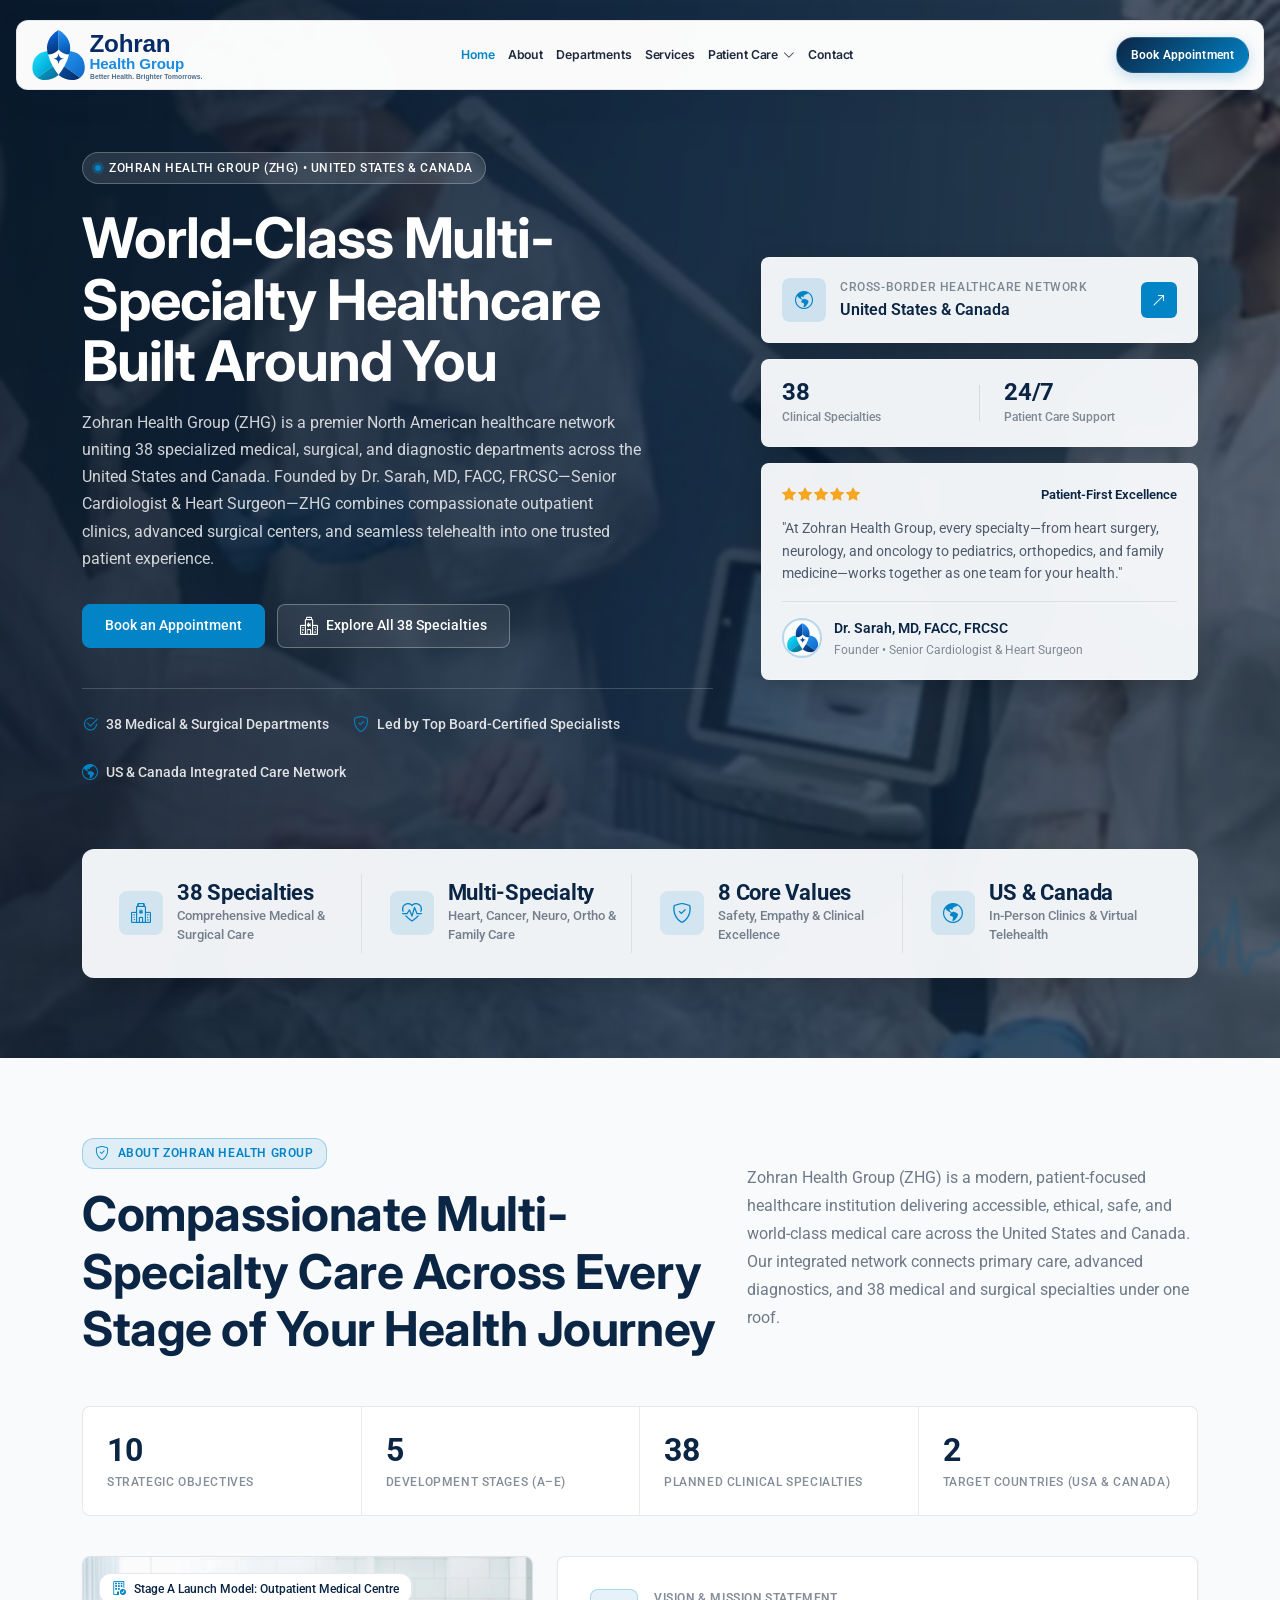
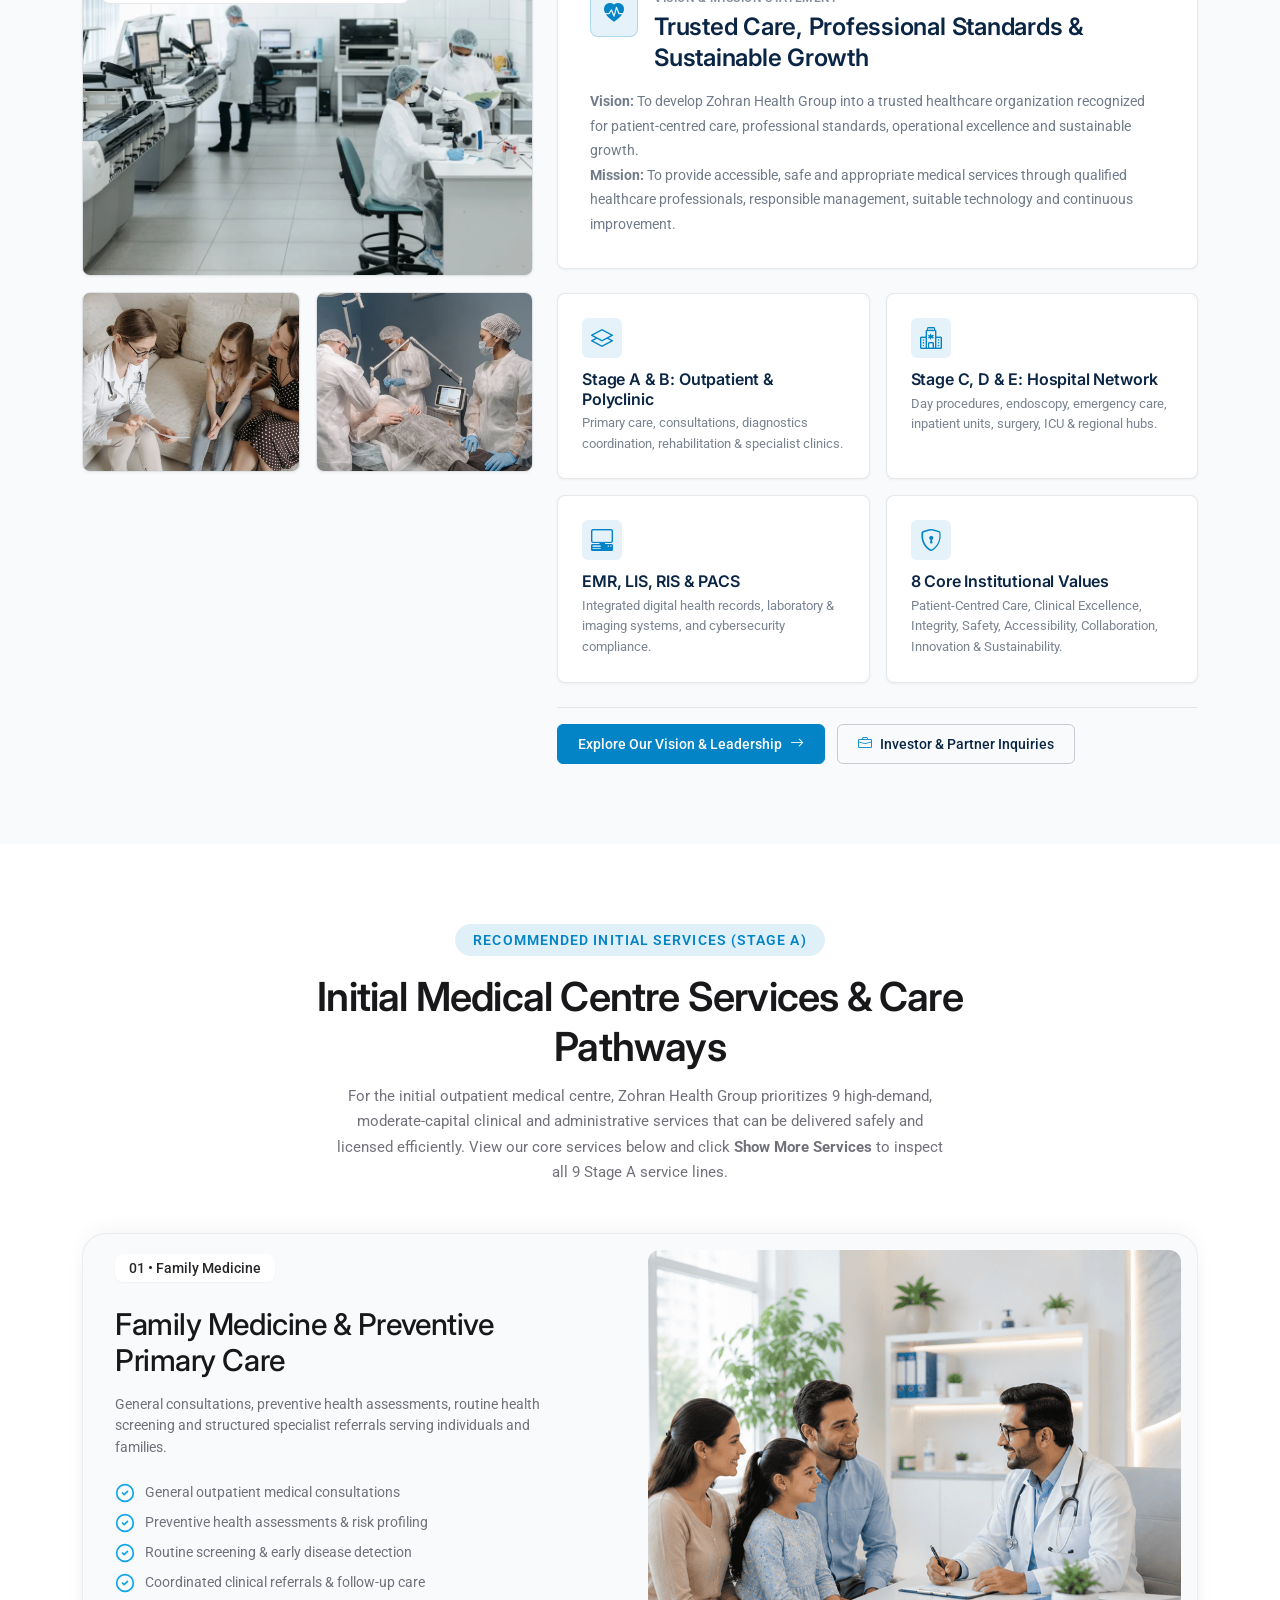
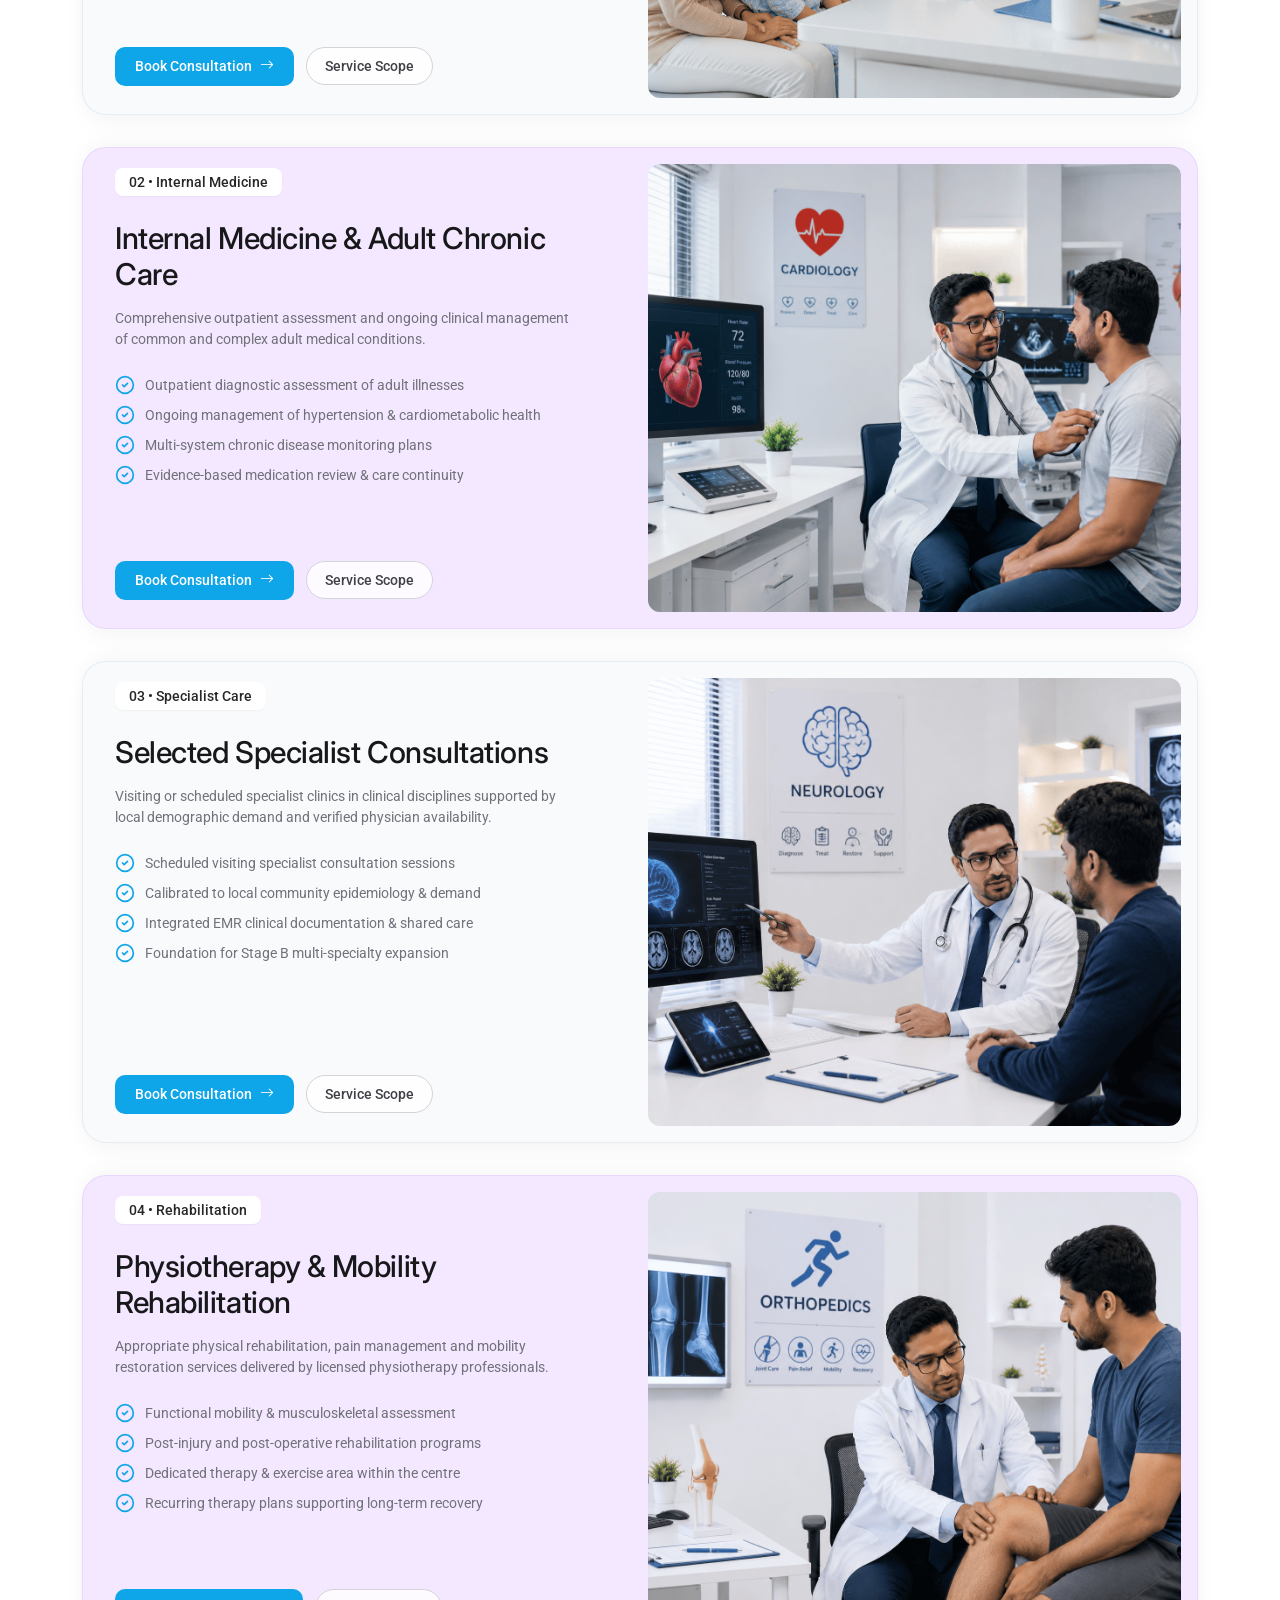
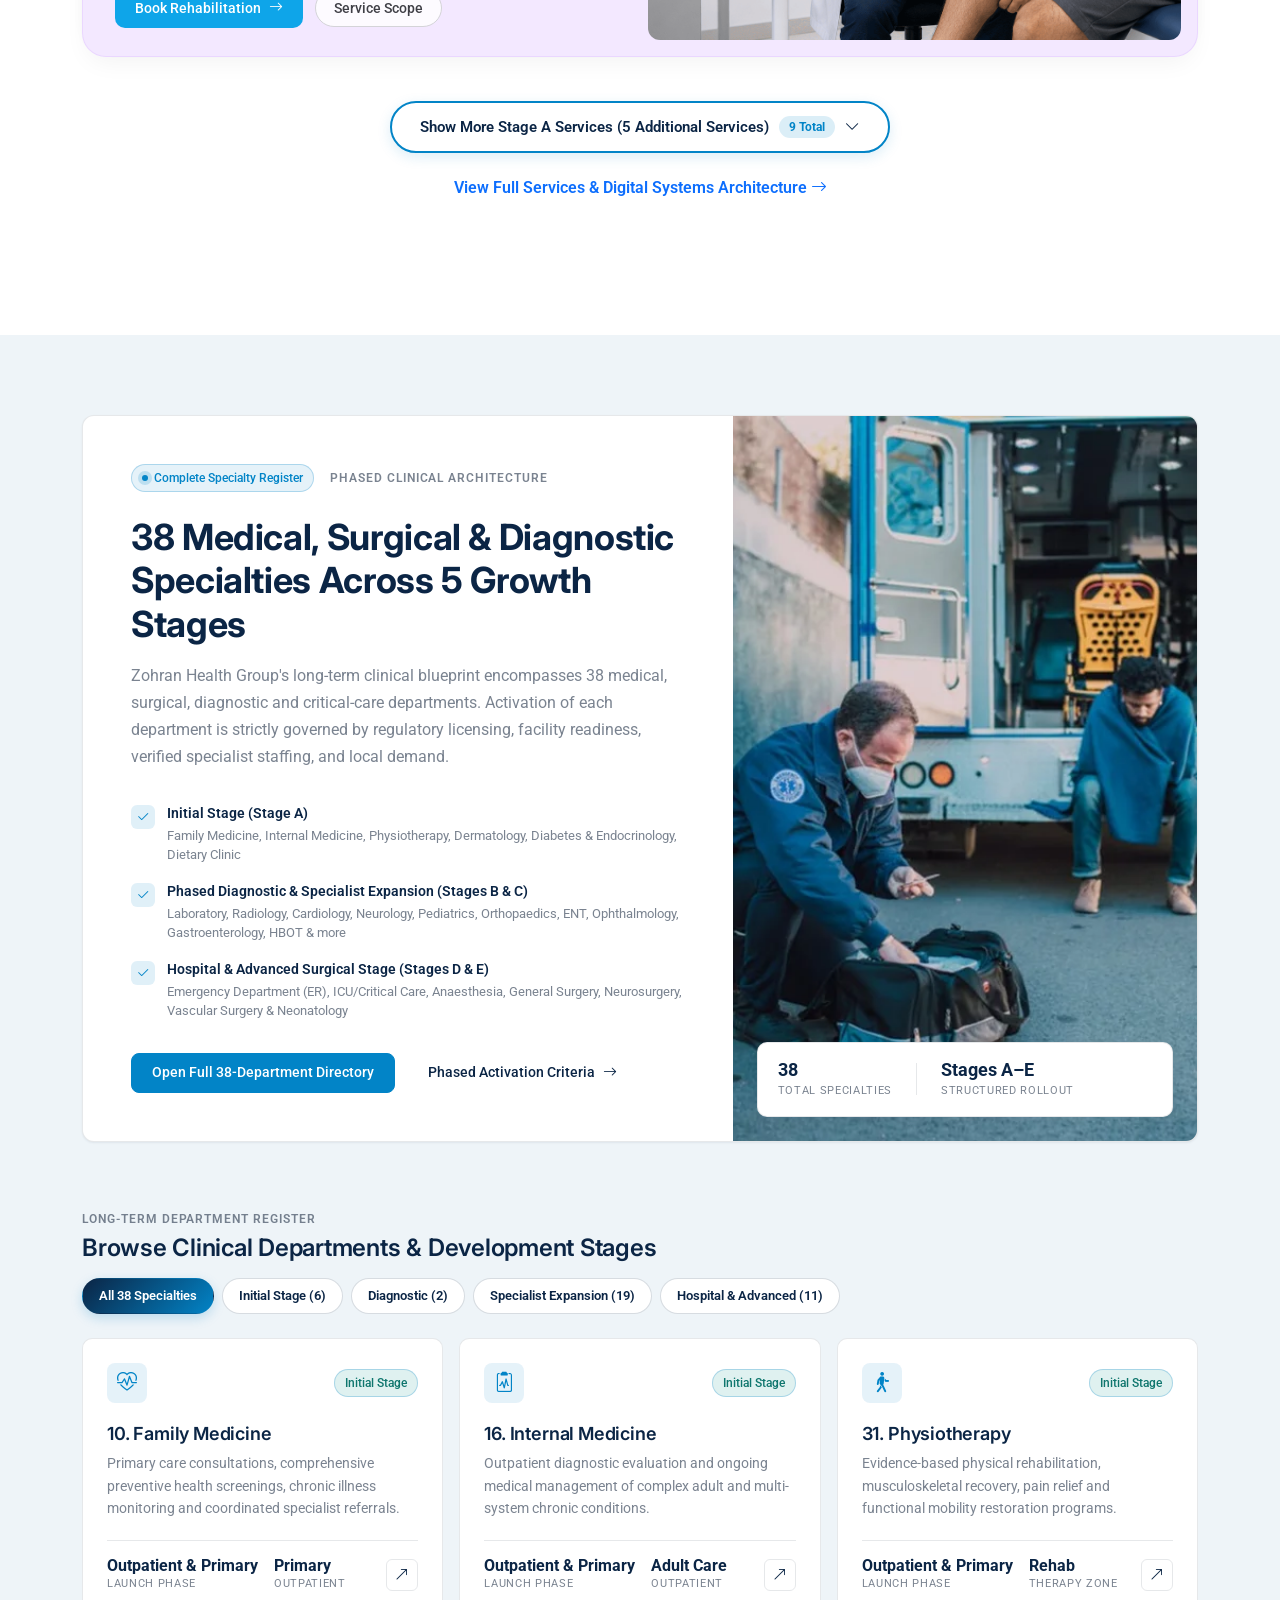
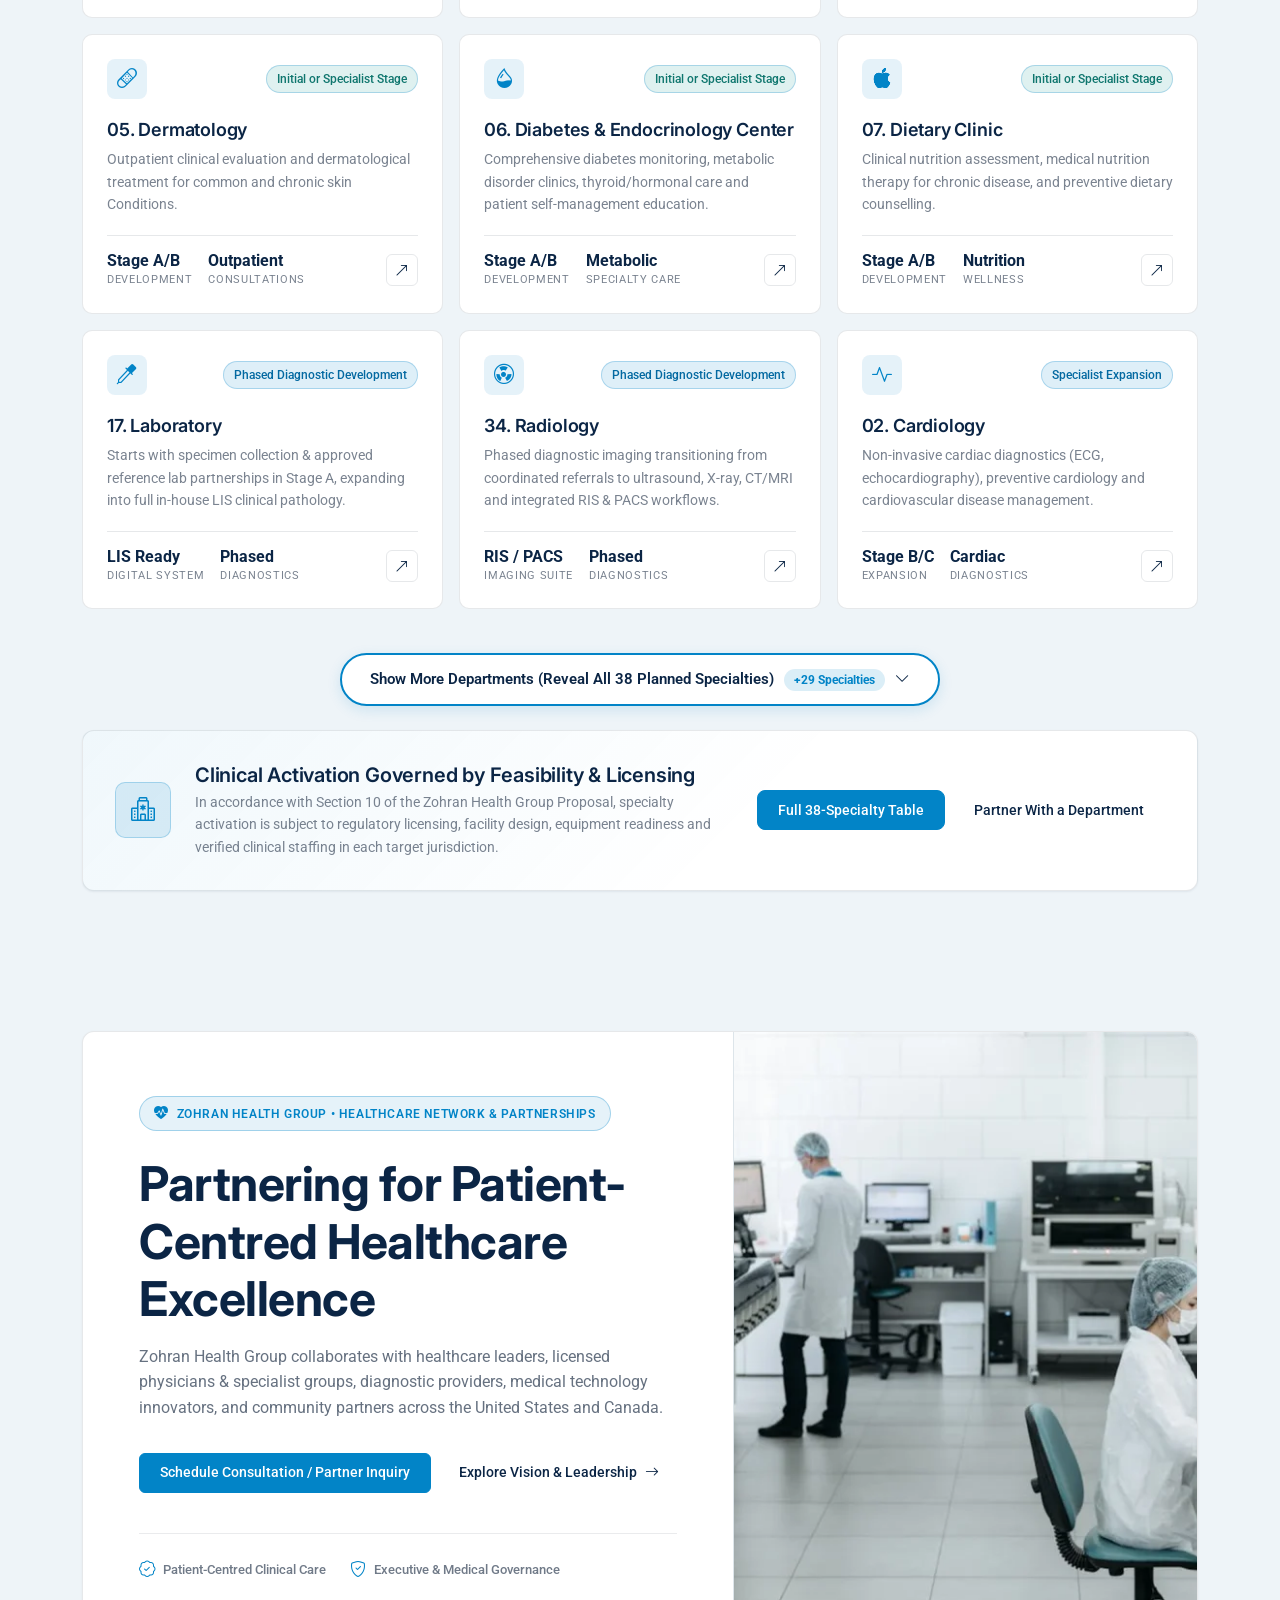
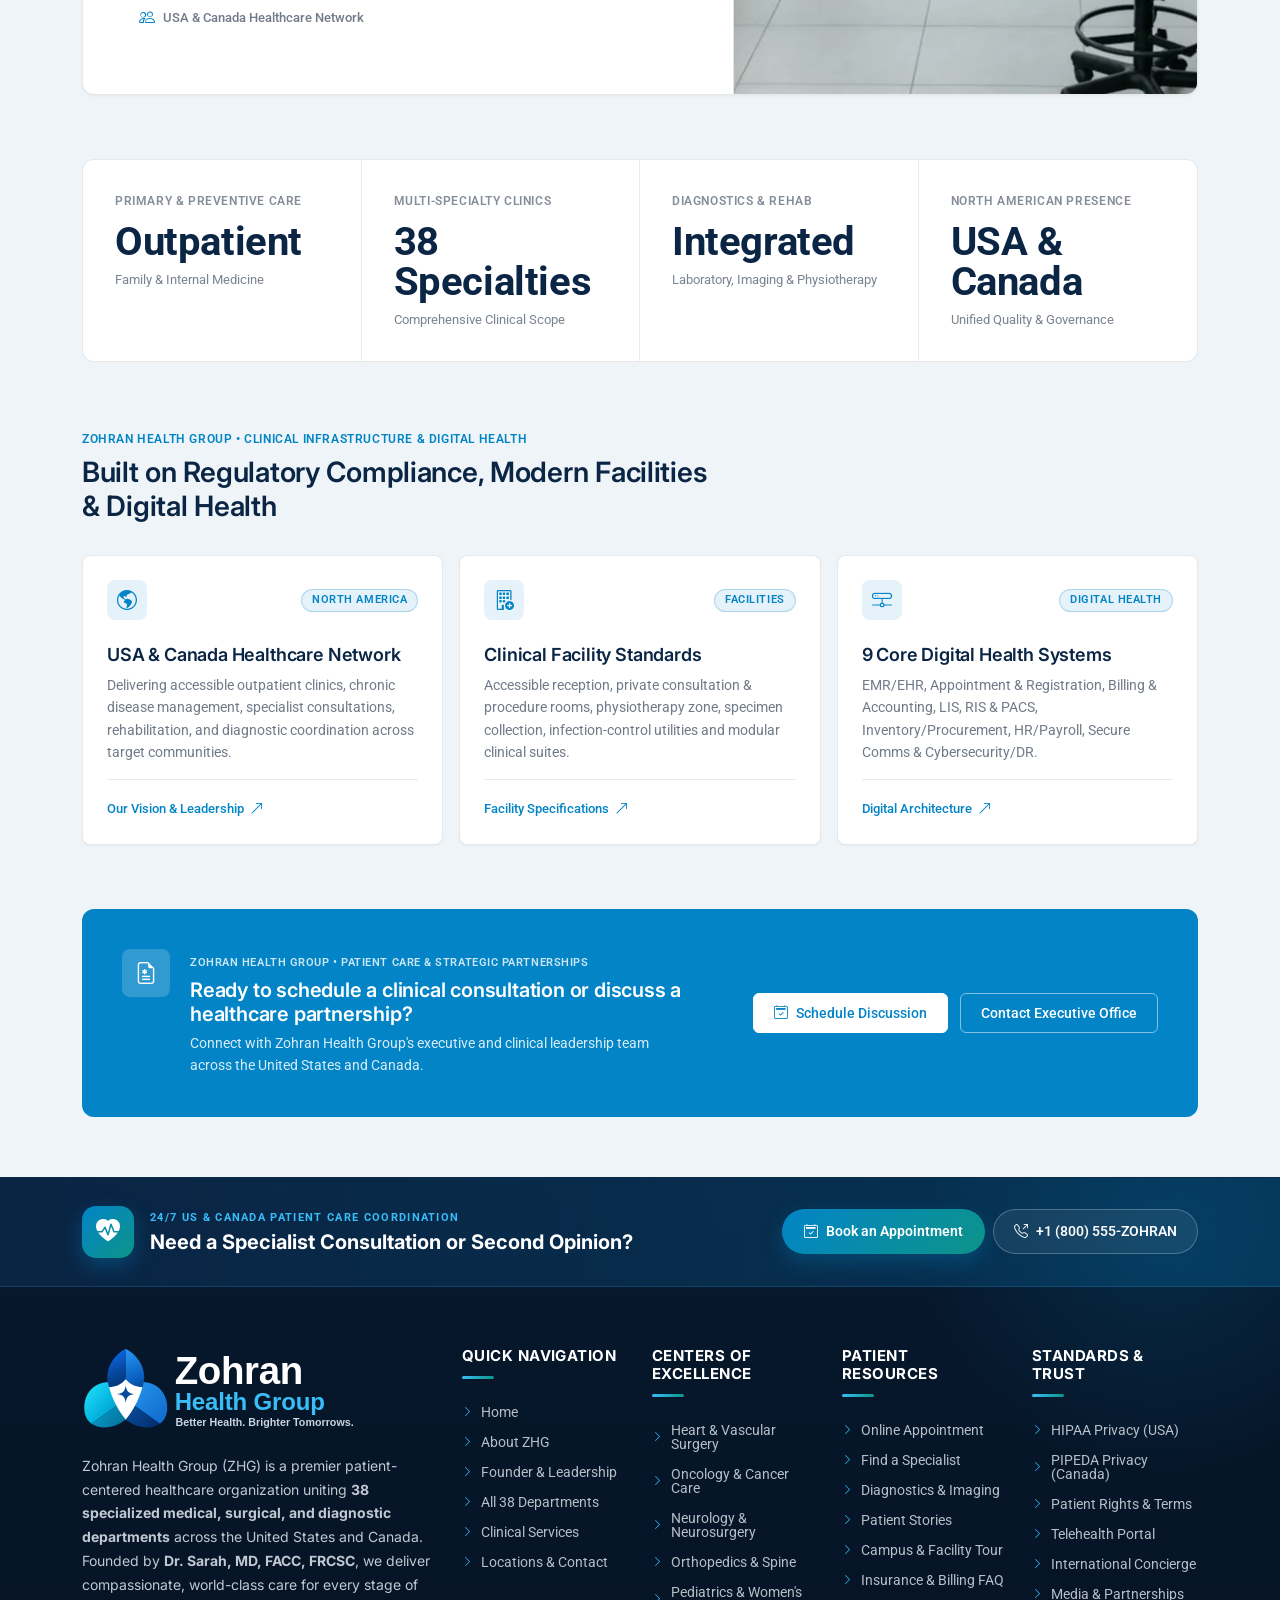
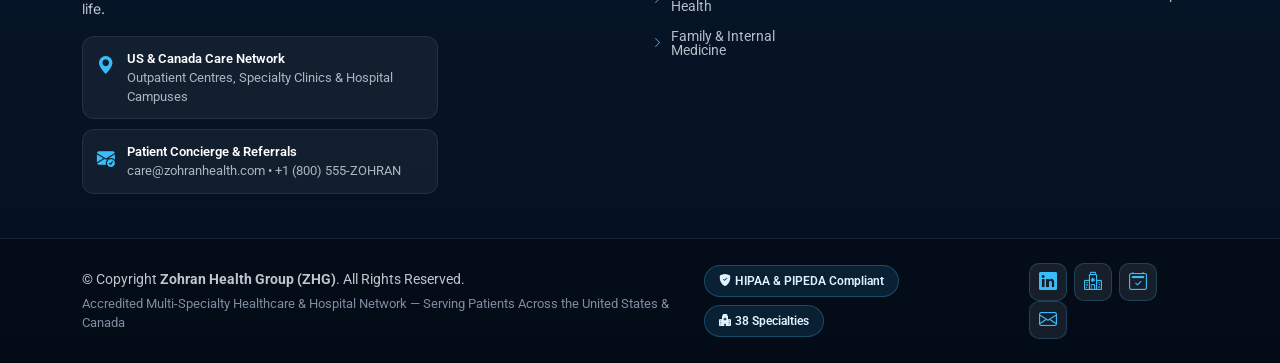
<file: index.html>
﻿<!DOCTYPE html>
<html lang="en">

<head>
  <meta charset="utf-8">
  <meta content="width=device-width, initial-scale=1.0" name="viewport">
  <title>Zohran Health Group | Medical Centre &amp; Multi-Specialty Hospital Network (USA &amp; Canada)</title>
  <meta name="description" content="Zohran Health Group — Investment, Partnership &amp; Healthcare Development Proposal for the establishment of an initial outpatient medical centre and phased multi-specialty hospital network across the United States and Canada.">
  <meta name="keywords" content="Zohran Health Group, Medical Centre, Multi-Specialty Hospital Network, Healthcare Development, USA, Canada, Family Medicine, Internal Medicine, Clinical Governance">

  <!-- Favicons -->
  <link href="assets/img/logo-emblem.svg?v=7" rel="icon" type="image/svg+xml">
  <link href="assets/img/apple-touch-icon.png" rel="apple-touch-icon">

  <!-- Fonts -->
  <link href="https://fonts.googleapis.com" rel="preconnect">
  <link href="https://fonts.gstatic.com" rel="preconnect" crossorigin>
  <link href="https://fonts.googleapis.com/css2?family=Roboto:ital,wght@0,100;0,300;0,400;0,500;0,700;0,900;1,100;1,300;1,400;1,500;1,700;1,900&family=Inter:wght@100;200;300;400;500;600;700;800;900&display=swap" rel="stylesheet">

  <!-- Vendor CSS Files -->
  <link href="vendors/bootstrap/css/bootstrap.min.css" rel="stylesheet">
  <link href="vendors/bootstrap-icons/bootstrap-icons.css" rel="stylesheet">
  <link href="vendors/aos/aos.css" rel="stylesheet">
  <link href="vendors/swiper/swiper-bundle.min.css" rel="stylesheet">
  <link href="vendors/glightbox/css/glightbox.min.css" rel="stylesheet">
  <link href="vendors/fontawesome-free/css/all.min.css" rel="stylesheet">

  <!-- Main CSS File -->
  <link href="assets/css/main.css?v=7" rel="stylesheet">
</head>

<body class="index-page">

    <header id="header" class="header d-flex align-items-center fixed-top">
    <div class="header-container container-fluid container-xl position-relative d-flex align-items-center justify-content-between">

      <a href="index.html" class="logo d-flex align-items-center me-auto me-xl-0">
        <img src="assets/img/logo-dark.svg?v=7" alt="Zohran Health Group Logo">
      </a>

      <nav id="navmenu" class="navmenu">
        <ul>
          <li><a href="index.html" class="active">Home</a></li>
          <li><a href="about.html">About</a></li>
          <li><a href="departments.html">Departments</a></li>
          <li><a href="services.html">Services</a></li>
          <li class="dropdown"><a href="#"><span>Patient Care</span> <i class="bi bi-chevron-down toggle-dropdown"></i></a>
            <ul>
              <li><a href="appointment.html">Book an Appointment</a></li>
              <li><a href="index.html#find-a-doctor">Find a Specialist</a></li>
              <li><a href="department-details.html">Centers of Excellence</a></li>
              <li><a href="service-details.html">Diagnostic &amp; Surgical Care</a></li>
              <li><a href="testimonials.html">Patient Stories &amp; Outcomes</a></li>
              <li><a href="gallery.html">Facilities &amp; Campus Tour</a></li>
              <li><a href="faq.html">Patient &amp; Insurance FAQ</a></li>
            </ul>
          </li>
          <li><a href="contact.html">Contact</a></li>
        </ul>
        <i class="mobile-nav-toggle d-xl-none bi bi-list"></i>
      </nav>

      <a class="btn-getstarted" href="appointment.html">Book Appointment</a>

    </div>
  </header>

  <main class="main">

            <!-- Hero Section with Looping Hospital Video Background & Opacity Overlay -->
    <section id="hero" class="hero section">

      <div class="hero-slider hero-video-wrapper">
        <video class="hero-bg-video" autoplay loop muted playsinline preload="auto" poster="assets/img/health/showcase-1.webp">
          <source src="assets/video/hospital-hero.webm?v=9" type="video/webm">
          <source src="assets/video/hospital-hero.mp4?v=9" type="video/mp4">
        </video>
        <div class="slide-overlay zhg-video-overlay"></div>
      </div><!-- End Hero Video Background -->

      <div class="container" data-aos="fade-up" data-aos-delay="100">
        <div class="row align-items-center g-5">

          <!-- Left Side Text Regarding Zohran Health Group (ZHG) -->
          <div class="col-lg-7" data-aos="fade-up" data-aos-delay="150">
            <div class="hero-content">
              <span class="hero-badge">
                <span class="badge-dot"></span>
                Zohran Health Group (ZHG) • United States &amp; Canada
              </span>

              <h1 class="hero-headline">World-Class Multi-Specialty Healthcare Built Around You</h1>
              <p class="hero-subtext">Zohran Health Group (ZHG) is a premier North American healthcare network uniting 38 specialized medical, surgical, and diagnostic departments across the United States and Canada. Founded by Dr. Sarah, MD, FACC, FRCSC—Senior Cardiologist &amp; Heart Surgeon—ZHG combines compassionate outpatient clinics, advanced surgical centers, and seamless telehealth into one trusted patient experience.</p>

              <div class="action-row">
                <a href="appointment.html" class="btn btn-solid">Book an Appointment</a>
                <a href="departments.html" class="btn btn-outline">
                  <i class="bi bi-hospital"></i>
                  <span>Explore All 38 Specialties</span>
                </a>
              </div>

              <ul class="meta-row">
                <li>
                  <a href="departments.html" class="meta-link">
                    <i class="bi bi-check2-circle"></i>
                    <span>38 Medical &amp; Surgical Departments</span>
                  </a>
                </li>
                <li>
                  <a href="about.html#doctors" class="meta-link">
                    <i class="bi bi-shield-check"></i>
                    <span>Led by Top Board-Certified Specialists</span>
                  </a>
                </li>
                <li>
                  <a href="services.html" class="meta-link">
                    <i class="bi bi-globe-americas"></i>
                    <span>US &amp; Canada Integrated Care Network</span>
                  </a>
                </li>
              </ul>
            </div>
          </div><!-- End Hero Content -->

          <!-- Right Side Glassmorphic ZHG Overview Stack -->
          <div class="col-lg-5" data-aos="fade-up" data-aos-delay="250">
            <div class="info-stack">

              <div class="info-card emergency-card">
                <div class="card-icon">
                  <i class="bi bi-globe-americas"></i>
                </div>
                <div class="card-meta">
                  <span class="card-label">Cross-Border Healthcare Network</span>
                  <span class="card-value">United States &amp; Canada</span>
                </div>
                <a href="about.html" class="card-action" aria-label="About Zohran Health Group">
                  <i class="bi bi-arrow-up-right"></i>
                </a>
              </div><!-- End Emergency Card -->

              <div class="info-card stats-card">
                <div class="stat-cell">
                  <span class="stat-number">38</span>
                  <span class="stat-label">Clinical Specialties</span>
                </div>
                <div class="stat-divider"></div>
                <div class="stat-cell">
                  <span class="stat-number">24/7</span>
                  <span class="stat-label">Patient Care Support</span>
                </div>
              </div><!-- End Stats Card -->

              <div class="info-card review-card">
                <div class="review-header">
                  <div class="review-rating">
                    <i class="bi bi-star-fill"></i>
                    <i class="bi bi-star-fill"></i>
                    <i class="bi bi-star-fill"></i>
                    <i class="bi bi-star-fill"></i>
                    <i class="bi bi-star-fill"></i>
                  </div>
                  <span class="review-score">Patient-First Excellence</span>
                </div>
                <p class="review-quote">"At Zohran Health Group, every specialty—from heart surgery, neurology, and oncology to pediatrics, orthopedics, and family medicine—works together as one team for your health."</p>
                <div class="review-author">
                  <span class="author-avatar">
                    <img src="assets/img/logo-emblem.svg?v=7" alt="Zohran Health Group Emblem" loading="lazy">
                  </span>
                  <div class="author-info">
                    <span class="author-name">Dr. Sarah, MD, FACC, FRCSC</span>
                    <span class="author-role">Founder • Senior Cardiologist &amp; Heart Surgeon</span>
                  </div>
                </div>
              </div><!-- End Review Card -->

            </div>
          </div><!-- End Info Stack -->

        </div>

        <div class="metrics-bar" data-aos="fade-up" data-aos-delay="300">
          <div class="metric-item">
            <div class="metric-icon">
              <i class="bi bi-hospital"></i>
            </div>
            <div class="metric-text">
              <span class="metric-number">38 Specialties</span>
              <span class="metric-label">Comprehensive Medical &amp; Surgical Care</span>
            </div>
          </div>
          <div class="metric-item">
            <div class="metric-icon">
              <i class="bi bi-heart-pulse"></i>
            </div>
            <div class="metric-text">
              <span class="metric-number">Multi-Specialty</span>
              <span class="metric-label">Heart, Cancer, Neuro, Ortho &amp; Family Care</span>
            </div>
          </div>
          <div class="metric-item">
            <div class="metric-icon">
              <i class="bi bi-shield-check"></i>
            </div>
            <div class="metric-text">
              <span class="metric-number">8 Core Values</span>
              <span class="metric-label">Safety, Empathy &amp; Clinical Excellence</span>
            </div>
          </div>
          <div class="metric-item">
            <div class="metric-icon">
              <i class="bi bi-globe-americas"></i>
            </div>
            <div class="metric-text">
              <span class="metric-number">US &amp; Canada</span>
              <span class="metric-label">In-Person Clinics &amp; Virtual Telehealth</span>
            </div>
          </div>
        </div><!-- End Metrics Bar -->

      </div>

    </section><!-- /Hero Section -->

    <!-- Home About Section -->
    <section id="home-about" class="home-about section">

      <div class="container" data-aos="fade-up" data-aos-delay="100">

        <div class="row align-items-center mb-5 gy-4">
          <div class="col-lg-7" data-aos="fade-up" data-aos-delay="100">
            <span class="eyebrow-badge">
              <i class="bi bi-shield-check"></i>
              About Zohran Health Group
            </span>
            <h2 class="display-heading">Compassionate Multi-Specialty Care Across Every Stage of Your Health Journey</h2>
          </div>
          <div class="col-lg-5" data-aos="fade-up" data-aos-delay="150">
            <p class="intro-copy">Zohran Health Group (ZHG) is a modern, patient-focused healthcare institution delivering accessible, ethical, safe, and world-class medical care across the United States and Canada. Our integrated network connects primary care, advanced diagnostics, and 38 medical and surgical specialties under one roof.</p>
          </div>
        </div><!-- End Heading Block -->

        <div class="stats-strip" data-aos="fade-up" data-aos-delay="200">
          <div class="stat-cell">
            <div class="stat-value">
              <span class="purecounter" data-purecounter-start="0" data-purecounter-end="10" data-purecounter-duration="1">10</span>
            </div>
            <div class="stat-label">Strategic Objectives</div>
          </div>
          <div class="stat-cell">
            <div class="stat-value">
              <span class="purecounter" data-purecounter-start="0" data-purecounter-end="5" data-purecounter-duration="1">5</span>
            </div>
            <div class="stat-label">Development Stages (A–E)</div>
          </div>
          <div class="stat-cell">
            <div class="stat-value">
              <span class="purecounter" data-purecounter-start="0" data-purecounter-end="38" data-purecounter-duration="1">38</span>
            </div>
            <div class="stat-label">Planned Clinical Specialties</div>
          </div>
          <div class="stat-cell">
            <div class="stat-value">
              <span class="purecounter" data-purecounter-start="0" data-purecounter-end="2" data-purecounter-duration="1">2</span>
            </div>
            <div class="stat-label">Target Countries (USA &amp; Canada)</div>
          </div>
        </div><!-- End Stats Strip -->

        <div class="row gy-4 mt-2">
          <div class="col-lg-5" data-aos="fade-up" data-aos-delay="100">
            <div class="media-stack">
              <figure class="media-card primary">
                <img src="assets/img/health/facilities-6.webp" alt="Zohran Health Group Outpatient Medical Centre Model" class="img-fluid" loading="lazy">
                <figcaption class="media-tag">
                  <i class="bi bi-building-check"></i>
                  <span>Stage A Launch Model: Outpatient Medical Centre</span>
                </figcaption>
              </figure>
              <div class="media-row">
                <figure class="media-card">
                  <img src="assets/img/health/consultation-3.webp" alt="Patient-Centred Clinical Consultation" class="img-fluid" loading="lazy">
                </figure>
                <figure class="media-card">
                  <img src="assets/img/health/surgery-2.webp" alt="Future Multi-Specialty &amp; Hospital Expansion" class="img-fluid" loading="lazy">
                </figure>
              </div>
            </div>
          </div><!-- End Media Stack -->

          <div class="col-lg-7" data-aos="fade-up" data-aos-delay="150">
            <div class="feature-card primary-card">
              <div class="card-head">
                <span class="icon-square">
                  <i class="bi bi-heart-pulse-fill"></i>
                </span>
                <div class="head-text">
                  <span class="meta-label">Vision &amp; Mission Statement</span>
                  <h3 class="card-title">Trusted Care, Professional Standards &amp; Sustainable Growth</h3>
                </div>
              </div>
              <p class="card-description"><strong>Vision:</strong> To develop Zohran Health Group into a trusted healthcare organization recognized for patient-centred care, professional standards, operational excellence and sustainable growth.<br><strong>Mission:</strong> To provide accessible, safe and appropriate medical services through qualified healthcare professionals, responsible management, suitable technology and continuous improvement.</p>
            </div><!-- End Primary Card -->

            <div class="row g-3 capabilities-grid">
              <div class="col-sm-6">
                <div class="feature-card compact">
                  <i class="bi bi-layers"></i>
                  <div class="compact-text">
                    <h4>Stage A &amp; B: Outpatient &amp; Polyclinic</h4>
                    <p>Primary care, consultations, diagnostics coordination, rehabilitation &amp; specialist clinics.</p>
                  </div>
                </div>
              </div>
              <div class="col-sm-6">
                <div class="feature-card compact">
                  <i class="bi bi-hospital"></i>
                  <div class="compact-text">
                    <h4>Stage C, D &amp; E: Hospital Network</h4>
                    <p>Day procedures, endoscopy, emergency care, inpatient units, surgery, ICU &amp; regional hubs.</p>
                  </div>
                </div>
              </div>
              <div class="col-sm-6">
                <div class="feature-card compact">
                  <i class="bi bi-pc-display-horizontal"></i>
                  <div class="compact-text">
                    <h4>EMR, LIS, RIS &amp; PACS</h4>
                    <p>Integrated digital health records, laboratory &amp; imaging systems, and cybersecurity compliance.</p>
                  </div>
                </div>
              </div>
              <div class="col-sm-6">
                <div class="feature-card compact">
                  <i class="bi bi-shield-lock"></i>
                  <div class="compact-text">
                    <h4>8 Core Institutional Values</h4>
                    <p>Patient-Centred Care, Clinical Excellence, Integrity, Safety, Accessibility, Collaboration, Innovation &amp; Sustainability.</p>
                  </div>
                </div>
              </div>
            </div><!-- End Capabilities Grid -->

            <div class="action-row">
              <a href="about.html" class="btn-primary-shadcn">
                Explore Our Vision &amp; Leadership
                <i class="bi bi-arrow-right"></i>
              </a>
              <a href="appointment.html" class="btn-ghost-shadcn">
                <i class="bi bi-briefcase"></i>
                Investor &amp; Partner Inquiries
              </a>
            </div><!-- End Action Row -->
          </div>
        </div>

      </div>

    </section><!-- /Home About Section -->

    <!-- Featured Services Section (Interactive Sticky Stacking Cards + Show More for All 9 Stage A Services) -->
    <section id="featured-services" class="services-stack-section section">

      <div class="container">

        <!-- Section Header -->
        <div class="services-stack-header" data-aos="fade-up">
          <span class="badge-subtitle">Recommended Initial Services (Stage A)</span>
          <h2>Initial Medical Centre Services &amp; Care Pathways</h2>
          <p>For the initial outpatient medical centre, Zohran Health Group prioritizes 9 high-demand, moderate-capital clinical and administrative services that can be delivered safely and licensed efficiently. View our core services below and click <strong>Show More Services</strong> to inspect all 9 Stage A service lines.</p>
        </div>

        <!-- Sticky Stacking Cards Container (PrebuiltUI MediCare Sticky Stack) -->
        <div class="services-stack-container">

          <!-- Service 1: Family Medicine -->
          <div class="sticky-service-card" style="top: 96px; z-index: 1;">
            <div class="sticky-card-content">
              <p class="service-pill-badge">01 • Family Medicine</p>
              <h3 class="service-headline">Family Medicine &amp; Preventive Primary Care</h3>
              <p class="service-lead">General consultations, preventive health assessments, routine health screening and structured specialist referrals serving individuals and families.</p>
              <ul class="service-features-list">
                <li>
                  <svg xmlns="http://www.w3.org/2000/svg" width="24" height="24" viewBox="0 0 24 24" fill="none" stroke="currentColor" stroke-width="2" stroke-linecap="round" stroke-linejoin="round" aria-hidden="true"><circle cx="12" cy="12" r="10"></circle><path d="m9 12 2 2 4-4"></path></svg>
                  <span>General outpatient medical consultations</span>
                </li>
                <li>
                  <svg xmlns="http://www.w3.org/2000/svg" width="24" height="24" viewBox="0 0 24 24" fill="none" stroke="currentColor" stroke-width="2" stroke-linecap="round" stroke-linejoin="round" aria-hidden="true"><circle cx="12" cy="12" r="10"></circle><path d="m9 12 2 2 4-4"></path></svg>
                  <span>Preventive health assessments &amp; risk profiling</span>
                </li>
                <li>
                  <svg xmlns="http://www.w3.org/2000/svg" width="24" height="24" viewBox="0 0 24 24" fill="none" stroke="currentColor" stroke-width="2" stroke-linecap="round" stroke-linejoin="round" aria-hidden="true"><circle cx="12" cy="12" r="10"></circle><path d="m9 12 2 2 4-4"></path></svg>
                  <span>Routine screening &amp; early disease detection</span>
                </li>
                <li>
                  <svg xmlns="http://www.w3.org/2000/svg" width="24" height="24" viewBox="0 0 24 24" fill="none" stroke="currentColor" stroke-width="2" stroke-linecap="round" stroke-linejoin="round" aria-hidden="true"><circle cx="12" cy="12" r="10"></circle><path d="m9 12 2 2 4-4"></path></svg>
                  <span>Coordinated clinical referrals &amp; follow-up care</span>
                </li>
              </ul>
              <div class="service-actions">
                <a href="appointment.html" class="btn-service-action">Book Consultation <i class="bi bi-arrow-right"></i></a>
                <a href="service-details.html" class="btn-service-secondary">Service Scope</a>
              </div>
            </div>
            <div class="service-image-box">
              <img src="assets/img/services/services-image1.png" alt="Family Medicine Services" loading="lazy">
            </div>
          </div>

          <!-- Service 2: Internal Medicine -->
          <div class="sticky-service-card card-purple" style="top: 144px; z-index: 2;">
            <div class="sticky-card-content">
              <p class="service-pill-badge">02 • Internal Medicine</p>
              <h3 class="service-headline">Internal Medicine &amp; Adult Chronic Care</h3>
              <p class="service-lead">Comprehensive outpatient assessment and ongoing clinical management of common and complex adult medical conditions.</p>
              <ul class="service-features-list">
                <li>
                  <svg xmlns="http://www.w3.org/2000/svg" width="24" height="24" viewBox="0 0 24 24" fill="none" stroke="currentColor" stroke-width="2" stroke-linecap="round" stroke-linejoin="round" aria-hidden="true"><circle cx="12" cy="12" r="10"></circle><path d="m9 12 2 2 4-4"></path></svg>
                  <span>Outpatient diagnostic assessment of adult illnesses</span>
                </li>
                <li>
                  <svg xmlns="http://www.w3.org/2000/svg" width="24" height="24" viewBox="0 0 24 24" fill="none" stroke="currentColor" stroke-width="2" stroke-linecap="round" stroke-linejoin="round" aria-hidden="true"><circle cx="12" cy="12" r="10"></circle><path d="m9 12 2 2 4-4"></path></svg>
                  <span>Ongoing management of hypertension &amp; cardiometabolic health</span>
                </li>
                <li>
                  <svg xmlns="http://www.w3.org/2000/svg" width="24" height="24" viewBox="0 0 24 24" fill="none" stroke="currentColor" stroke-width="2" stroke-linecap="round" stroke-linejoin="round" aria-hidden="true"><circle cx="12" cy="12" r="10"></circle><path d="m9 12 2 2 4-4"></path></svg>
                  <span>Multi-system chronic disease monitoring plans</span>
                </li>
                <li>
                  <svg xmlns="http://www.w3.org/2000/svg" width="24" height="24" viewBox="0 0 24 24" fill="none" stroke="currentColor" stroke-width="2" stroke-linecap="round" stroke-linejoin="round" aria-hidden="true"><circle cx="12" cy="12" r="10"></circle><path d="m9 12 2 2 4-4"></path></svg>
                  <span>Evidence-based medication review &amp; care continuity</span>
                </li>
              </ul>
              <div class="service-actions">
                <a href="appointment.html" class="btn-service-action">Book Consultation <i class="bi bi-arrow-right"></i></a>
                <a href="service-details.html" class="btn-service-secondary">Service Scope</a>
              </div>
            </div>
            <div class="service-image-box">
              <img src="assets/img/services/services-image2.png" alt="Internal Medicine Care" loading="lazy">
            </div>
          </div>

          <!-- Service 3: Selected Specialist Consultations -->
          <div class="sticky-service-card" style="top: 192px; z-index: 3;">
            <div class="sticky-card-content">
              <p class="service-pill-badge">03 • Specialist Care</p>
              <h3 class="service-headline">Selected Specialist Consultations</h3>
              <p class="service-lead">Visiting or scheduled specialist clinics in clinical disciplines supported by local demographic demand and verified physician availability.</p>
              <ul class="service-features-list">
                <li>
                  <svg xmlns="http://www.w3.org/2000/svg" width="24" height="24" viewBox="0 0 24 24" fill="none" stroke="currentColor" stroke-width="2" stroke-linecap="round" stroke-linejoin="round" aria-hidden="true"><circle cx="12" cy="12" r="10"></circle><path d="m9 12 2 2 4-4"></path></svg>
                  <span>Scheduled visiting specialist consultation sessions</span>
                </li>
                <li>
                  <svg xmlns="http://www.w3.org/2000/svg" width="24" height="24" viewBox="0 0 24 24" fill="none" stroke="currentColor" stroke-width="2" stroke-linecap="round" stroke-linejoin="round" aria-hidden="true"><circle cx="12" cy="12" r="10"></circle><path d="m9 12 2 2 4-4"></path></svg>
                  <span>Calibrated to local community epidemiology &amp; demand</span>
                </li>
                <li>
                  <svg xmlns="http://www.w3.org/2000/svg" width="24" height="24" viewBox="0 0 24 24" fill="none" stroke="currentColor" stroke-width="2" stroke-linecap="round" stroke-linejoin="round" aria-hidden="true"><circle cx="12" cy="12" r="10"></circle><path d="m9 12 2 2 4-4"></path></svg>
                  <span>Integrated EMR clinical documentation &amp; shared care</span>
                </li>
                <li>
                  <svg xmlns="http://www.w3.org/2000/svg" width="24" height="24" viewBox="0 0 24 24" fill="none" stroke="currentColor" stroke-width="2" stroke-linecap="round" stroke-linejoin="round" aria-hidden="true"><circle cx="12" cy="12" r="10"></circle><path d="m9 12 2 2 4-4"></path></svg>
                  <span>Foundation for Stage B multi-specialty expansion</span>
                </li>
              </ul>
              <div class="service-actions">
                <a href="appointment.html" class="btn-service-action">Book Consultation <i class="bi bi-arrow-right"></i></a>
                <a href="service-details.html" class="btn-service-secondary">Service Scope</a>
              </div>
            </div>
            <div class="service-image-box">
              <img src="assets/img/services/services-image3.png" alt="Selected Specialist Consultations" loading="lazy">
            </div>
          </div>

          <!-- Service 4: Physiotherapy & Rehabilitation -->
          <div class="sticky-service-card card-purple" style="top: 240px; z-index: 4;">
            <div class="sticky-card-content">
              <p class="service-pill-badge">04 • Rehabilitation</p>
              <h3 class="service-headline">Physiotherapy &amp; Mobility Rehabilitation</h3>
              <p class="service-lead">Appropriate physical rehabilitation, pain management and mobility restoration services delivered by licensed physiotherapy professionals.</p>
              <ul class="service-features-list">
                <li>
                  <svg xmlns="http://www.w3.org/2000/svg" width="24" height="24" viewBox="0 0 24 24" fill="none" stroke="currentColor" stroke-width="2" stroke-linecap="round" stroke-linejoin="round" aria-hidden="true"><circle cx="12" cy="12" r="10"></circle><path d="m9 12 2 2 4-4"></path></svg>
                  <span>Functional mobility &amp; musculoskeletal assessment</span>
                </li>
                <li>
                  <svg xmlns="http://www.w3.org/2000/svg" width="24" height="24" viewBox="0 0 24 24" fill="none" stroke="currentColor" stroke-width="2" stroke-linecap="round" stroke-linejoin="round" aria-hidden="true"><circle cx="12" cy="12" r="10"></circle><path d="m9 12 2 2 4-4"></path></svg>
                  <span>Post-injury and post-operative rehabilitation programs</span>
                </li>
                <li>
                  <svg xmlns="http://www.w3.org/2000/svg" width="24" height="24" viewBox="0 0 24 24" fill="none" stroke="currentColor" stroke-width="2" stroke-linecap="round" stroke-linejoin="round" aria-hidden="true"><circle cx="12" cy="12" r="10"></circle><path d="m9 12 2 2 4-4"></path></svg>
                  <span>Dedicated therapy &amp; exercise area within the centre</span>
                </li>
                <li>
                  <svg xmlns="http://www.w3.org/2000/svg" width="24" height="24" viewBox="0 0 24 24" fill="none" stroke="currentColor" stroke-width="2" stroke-linecap="round" stroke-linejoin="round" aria-hidden="true"><circle cx="12" cy="12" r="10"></circle><path d="m9 12 2 2 4-4"></path></svg>
                  <span>Recurring therapy plans supporting long-term recovery</span>
                </li>
              </ul>
              <div class="service-actions">
                <a href="appointment.html" class="btn-service-action">Book Rehabilitation <i class="bi bi-arrow-right"></i></a>
                <a href="service-details.html" class="btn-service-secondary">Service Scope</a>
              </div>
            </div>
            <div class="service-image-box">
              <img src="assets/img/services/services-image4.png" alt="Physiotherapy and Rehabilitation" loading="lazy">
            </div>
          </div>

          <!-- Expandable "Show More Services" Container (Remaining 5 Stage A Services in Sticky Stack) -->
          <div id="more-home-services" class="zhg-extra-block services-stack-extra">

            <!-- Service 5: Dermatology Consultations -->
            <div class="sticky-service-card" style="top: 288px; z-index: 5;">
              <div class="sticky-card-content">
                <p class="service-pill-badge">05 • Dermatology</p>
                <h3 class="service-headline">Dermatology Consultations</h3>
                <p class="service-lead">Outpatient clinical assessment and management of common skin, hair and nail conditions where specialist availability supports the service.</p>
                <ul class="service-features-list">
                  <li>
                    <svg xmlns="http://www.w3.org/2000/svg" width="24" height="24" viewBox="0 0 24 24" fill="none" stroke="currentColor" stroke-width="2" stroke-linecap="round" stroke-linejoin="round" aria-hidden="true"><circle cx="12" cy="12" r="10"></circle><path d="m9 12 2 2 4-4"></path></svg>
                    <span>Clinical skin, hair &amp; nail diagnostic evaluation</span>
                  </li>
                  <li>
                    <svg xmlns="http://www.w3.org/2000/svg" width="24" height="24" viewBox="0 0 24 24" fill="none" stroke="currentColor" stroke-width="2" stroke-linecap="round" stroke-linejoin="round" aria-hidden="true"><circle cx="12" cy="12" r="10"></circle><path d="m9 12 2 2 4-4"></path></svg>
                    <span>Management of eczema, psoriasis, acne &amp; dermatitis</span>
                  </li>
                  <li>
                    <svg xmlns="http://www.w3.org/2000/svg" width="24" height="24" viewBox="0 0 24 24" fill="none" stroke="currentColor" stroke-width="2" stroke-linecap="round" stroke-linejoin="round" aria-hidden="true"><circle cx="12" cy="12" r="10"></circle><path d="m9 12 2 2 4-4"></path></svg>
                    <span>Preventive skin screening &amp; lesion surveillance</span>
                  </li>
                  <li>
                    <svg xmlns="http://www.w3.org/2000/svg" width="24" height="24" viewBox="0 0 24 24" fill="none" stroke="currentColor" stroke-width="2" stroke-linecap="round" stroke-linejoin="round" aria-hidden="true"><circle cx="12" cy="12" r="10"></circle><path d="m9 12 2 2 4-4"></path></svg>
                    <span>Outpatient Stage A/B clinical activation pathway</span>
                  </li>
                </ul>
                <div class="service-actions">
                  <a href="appointment.html" class="btn-service-action">Book Dermatology <i class="bi bi-arrow-right"></i></a>
                  <a href="service-details.html" class="btn-service-secondary">Service Scope</a>
                </div>
              </div>
              <div class="service-image-box">
                <img src="assets/img/services/services-image5.png" alt="Dermatology Consultations" loading="lazy">
              </div>
            </div>

            <!-- Service 6: Diabetes & Endocrinology Consultations -->
            <div class="sticky-service-card card-purple" style="top: 336px; z-index: 6;">
              <div class="sticky-card-content">
                <p class="service-pill-badge">06 • Endocrinology</p>
                <h3 class="service-headline">Diabetes &amp; Endocrinology Consultations</h3>
                <p class="service-lead">Structured diabetes monitoring, comprehensive metabolic health assessments, glycemic control pathways and endocrine specialist consultations.</p>
                <ul class="service-features-list">
                  <li>
                    <svg xmlns="http://www.w3.org/2000/svg" width="24" height="24" viewBox="0 0 24 24" fill="none" stroke="currentColor" stroke-width="2" stroke-linecap="round" stroke-linejoin="round" aria-hidden="true"><circle cx="12" cy="12" r="10"></circle><path d="m9 12 2 2 4-4"></path></svg>
                    <span>Structured Type 1 &amp; Type 2 diabetes care pathways</span>
                  </li>
                  <li>
                    <svg xmlns="http://www.w3.org/2000/svg" width="24" height="24" viewBox="0 0 24 24" fill="none" stroke="currentColor" stroke-width="2" stroke-linecap="round" stroke-linejoin="round" aria-hidden="true"><circle cx="12" cy="12" r="10"></circle><path d="m9 12 2 2 4-4"></path></svg>
                    <span>Comprehensive metabolic &amp; thyroid disorder evaluation</span>
                  </li>
                  <li>
                    <svg xmlns="http://www.w3.org/2000/svg" width="24" height="24" viewBox="0 0 24 24" fill="none" stroke="currentColor" stroke-width="2" stroke-linecap="round" stroke-linejoin="round" aria-hidden="true"><circle cx="12" cy="12" r="10"></circle><path d="m9 12 2 2 4-4"></path></svg>
                    <span>Continuous glycemic monitoring &amp; complication screening</span>
                  </li>
                  <li>
                    <svg xmlns="http://www.w3.org/2000/svg" width="24" height="24" viewBox="0 0 24 24" fill="none" stroke="currentColor" stroke-width="2" stroke-linecap="round" stroke-linejoin="round" aria-hidden="true"><circle cx="12" cy="12" r="10"></circle><path d="m9 12 2 2 4-4"></path></svg>
                    <span>Integrated clinical nutrition &amp; lifestyle coordination</span>
                  </li>
                </ul>
                <div class="service-actions">
                  <a href="appointment.html" class="btn-service-action">Book Endocrinology <i class="bi bi-arrow-right"></i></a>
                  <a href="service-details.html" class="btn-service-secondary">Service Scope</a>
                </div>
              </div>
              <div class="service-image-box">
                <img src="assets/img/services/services-image6.png" alt="Diabetes and Endocrinology Consultations" loading="lazy">
              </div>
            </div>

            <!-- Service 7: Dietary & Nutrition Services -->
            <div class="sticky-service-card" style="top: 384px; z-index: 7;">
              <div class="sticky-card-content">
                <p class="service-pill-badge">07 • Clinical Nutrition</p>
                <h3 class="service-headline">Dietary &amp; Nutrition Services</h3>
                <p class="service-lead">Evidence-based nutritional assessment, therapeutic meal planning and dietary guidance delivered within the licensed scope of the provider.</p>
                <ul class="service-features-list">
                  <li>
                    <svg xmlns="http://www.w3.org/2000/svg" width="24" height="24" viewBox="0 0 24 24" fill="none" stroke="currentColor" stroke-width="2" stroke-linecap="round" stroke-linejoin="round" aria-hidden="true"><circle cx="12" cy="12" r="10"></circle><path d="m9 12 2 2 4-4"></path></svg>
                    <span>Individualized clinical nutrition &amp; dietary assessments</span>
                  </li>
                  <li>
                    <svg xmlns="http://www.w3.org/2000/svg" width="24" height="24" viewBox="0 0 24 24" fill="none" stroke="currentColor" stroke-width="2" stroke-linecap="round" stroke-linejoin="round" aria-hidden="true"><circle cx="12" cy="12" r="10"></circle><path d="m9 12 2 2 4-4"></path></svg>
                    <span>Therapeutic meal planning for cardiometabolic conditions</span>
                  </li>
                  <li>
                    <svg xmlns="http://www.w3.org/2000/svg" width="24" height="24" viewBox="0 0 24 24" fill="none" stroke="currentColor" stroke-width="2" stroke-linecap="round" stroke-linejoin="round" aria-hidden="true"><circle cx="12" cy="12" r="10"></circle><path d="m9 12 2 2 4-4"></path></svg>
                    <span>Weight management &amp; preventive wellness counseling</span>
                  </li>
                  <li>
                    <svg xmlns="http://www.w3.org/2000/svg" width="24" height="24" viewBox="0 0 24 24" fill="none" stroke="currentColor" stroke-width="2" stroke-linecap="round" stroke-linejoin="round" aria-hidden="true"><circle cx="12" cy="12" r="10"></circle><path d="m9 12 2 2 4-4"></path></svg>
                    <span>Coordinated care with Family Medicine &amp; Endocrinology</span>
                  </li>
                </ul>
                <div class="service-actions">
                  <a href="appointment.html" class="btn-service-action">Book Nutrition <i class="bi bi-arrow-right"></i></a>
                  <a href="service-details.html" class="btn-service-secondary">Service Scope</a>
                </div>
              </div>
              <div class="service-image-box">
                <img src="assets/img/health/consultation-4.webp" alt="Dietary and Nutrition Services" loading="lazy">
              </div>
            </div>

            <!-- Service 8: Basic Diagnostic Coordination -->
            <div class="sticky-service-card card-purple" style="top: 432px; z-index: 8;">
              <div class="sticky-card-content">
                <p class="service-pill-badge">08 • Diagnostics</p>
                <h3 class="service-headline">Basic Diagnostic Coordination (Lab &amp; Imaging)</h3>
                <p class="service-lead">On-site specimen collection, laboratory testing through approved third-party or in-house LIS arrangements, and coordinated referrals for diagnostic radiology and imaging.</p>
                <ul class="service-features-list">
                  <li>
                    <svg xmlns="http://www.w3.org/2000/svg" width="24" height="24" viewBox="0 0 24 24" fill="none" stroke="currentColor" stroke-width="2" stroke-linecap="round" stroke-linejoin="round" aria-hidden="true"><circle cx="12" cy="12" r="10"></circle><path d="m9 12 2 2 4-4"></path></svg>
                    <span>Dedicated on-site blood &amp; specimen collection point</span>
                  </li>
                  <li>
                    <svg xmlns="http://www.w3.org/2000/svg" width="24" height="24" viewBox="0 0 24 24" fill="none" stroke="currentColor" stroke-width="2" stroke-linecap="round" stroke-linejoin="round" aria-hidden="true"><circle cx="12" cy="12" r="10"></circle><path d="m9 12 2 2 4-4"></path></svg>
                    <span>Approved LIS laboratory partner testing &amp; fast turnaround</span>
                  </li>
                  <li>
                    <svg xmlns="http://www.w3.org/2000/svg" width="24" height="24" viewBox="0 0 24 24" fill="none" stroke="currentColor" stroke-width="2" stroke-linecap="round" stroke-linejoin="round" aria-hidden="true"><circle cx="12" cy="12" r="10"></circle><path d="m9 12 2 2 4-4"></path></svg>
                    <span>Coordinated referrals for ultrasound, X-ray &amp; imaging</span>
                  </li>
                  <li>
                    <svg xmlns="http://www.w3.org/2000/svg" width="24" height="24" viewBox="0 0 24 24" fill="none" stroke="currentColor" stroke-width="2" stroke-linecap="round" stroke-linejoin="round" aria-hidden="true"><circle cx="12" cy="12" r="10"></circle><path d="m9 12 2 2 4-4"></path></svg>
                    <span>Direct physician review &amp; patient result follow-up</span>
                  </li>
                </ul>
                <div class="service-actions">
                  <a href="appointment.html" class="btn-service-action">Book Diagnostics <i class="bi bi-arrow-right"></i></a>
                  <a href="service-details.html" class="btn-service-secondary">Service Scope</a>
                </div>
              </div>
              <div class="service-image-box">
                <img src="assets/img/health/facilities-1.webp" alt="Basic Diagnostic Coordination" loading="lazy">
              </div>
            </div>

            <!-- Service 9: Administration & Patient Services -->
            <div class="sticky-service-card" style="top: 480px; z-index: 9;">
              <div class="sticky-card-content">
                <p class="service-pill-badge">09 • Patient Operations</p>
                <h3 class="service-headline">Administration &amp; Patient Services</h3>
                <p class="service-lead">Streamlined patient registration, appointment scheduling, secure electronic medical records (EMR/EHR), transparent billing, insurance/third-party payer administration, and structured patient feedback management.</p>
                <ul class="service-features-list">
                  <li>
                    <svg xmlns="http://www.w3.org/2000/svg" width="24" height="24" viewBox="0 0 24 24" fill="none" stroke="currentColor" stroke-width="2" stroke-linecap="round" stroke-linejoin="round" aria-hidden="true"><circle cx="12" cy="12" r="10"></circle><path d="m9 12 2 2 4-4"></path></svg>
                    <span>Streamlined registration &amp; multi-channel scheduling</span>
                  </li>
                  <li>
                    <svg xmlns="http://www.w3.org/2000/svg" width="24" height="24" viewBox="0 0 24 24" fill="none" stroke="currentColor" stroke-width="2" stroke-linecap="round" stroke-linejoin="round" aria-hidden="true"><circle cx="12" cy="12" r="10"></circle><path d="m9 12 2 2 4-4"></path></svg>
                    <span>Secure EMR/EHR digital clinical documentation</span>
                  </li>
                  <li>
                    <svg xmlns="http://www.w3.org/2000/svg" width="24" height="24" viewBox="0 0 24 24" fill="none" stroke="currentColor" stroke-width="2" stroke-linecap="round" stroke-linejoin="round" aria-hidden="true"><circle cx="12" cy="12" r="10"></circle><path d="m9 12 2 2 4-4"></path></svg>
                    <span>Transparent billing &amp; third-party payer coordination</span>
                  </li>
                  <li>
                    <svg xmlns="http://www.w3.org/2000/svg" width="24" height="24" viewBox="0 0 24 24" fill="none" stroke="currentColor" stroke-width="2" stroke-linecap="round" stroke-linejoin="round" aria-hidden="true"><circle cx="12" cy="12" r="10"></circle><path d="m9 12 2 2 4-4"></path></svg>
                    <span>HIPAA / PIPEDA aligned patient privacy &amp; feedback loops</span>
                  </li>
                </ul>
                <div class="service-actions">
                  <a href="appointment.html" class="btn-service-action">Contact Patient Services <i class="bi bi-arrow-right"></i></a>
                  <a href="service-details.html" class="btn-service-secondary">Service Scope</a>
                </div>
              </div>
              <div class="service-image-box">
                <img src="assets/img/health/showcase-2.webp" alt="Administration and Patient Services" loading="lazy">
              </div>
            </div>

          </div><!-- End Expandable Services Container -->

        </div><!-- End Sticky Stacking Cards Container -->

        <!-- Show More Services Button -->
        <div class="zhg-show-more-wrap" data-aos="fade-up">
          <button type="button" class="zhg-btn-toggle" data-zhg-toggle="more-home-services" data-more-text="Show More Stage A Services (5 Additional Services)" data-less-text="Show Fewer Services" aria-expanded="false">
            <span class="toggle-label">Show More Stage A Services (5 Additional Services)</span>
            <span class="count-pill">9 Total</span>
            <i class="bi bi-chevron-down toggle-icon"></i>
          </button>
          <div class="mt-3">
            <a href="services.html" class="btn btn-link text-decoration-none fw-semibold">View Full Services &amp; Digital Systems Architecture <i class="bi bi-arrow-right"></i></a>
          </div>
        </div>

      </div>

    </section><!-- /Featured Services Section -->

    <!-- Featured Departments Section (Shows Initial 9 Specialties + "Show More" for All 38 Planned Specialties) -->
    <section id="featured-departments" class="featured-departments section light-background">

      <div class="container" data-aos="fade-up" data-aos-delay="100">

        <div class="departments-wrapper">

          <div class="spotlight-panel" data-aos="fade-up" data-aos-delay="150">
            <div class="row g-0 align-items-stretch">
              <div class="col-lg-7">
                <div class="spotlight-body">
                  <div class="spotlight-meta">
                    <span class="badge-pill">
                      <span class="pulse-dot"></span>
                      <span>Complete Specialty Register</span>
                    </span>
                    <span class="meta-label">Phased Clinical Architecture</span>
                  </div>
                  <h2 class="spotlight-title">38 Medical, Surgical &amp; Diagnostic Specialties Across 5 Growth Stages</h2>
                  <p class="spotlight-text">Zohran Health Group's long-term clinical blueprint encompasses 38 medical, surgical, diagnostic and critical-care departments. Activation of each department is strictly governed by regulatory licensing, facility readiness, verified specialist staffing, and local demand.</p>
                  <ul class="checklist">
                    <li>
                      <i class="bi bi-check2"></i>
                      <div>
                        <span class="check-title">Initial Stage (Stage A)</span>
                        <span class="check-sub">Family Medicine, Internal Medicine, Physiotherapy, Dermatology, Diabetes &amp; Endocrinology, Dietary Clinic</span>
                      </div>
                    </li>
                    <li>
                      <i class="bi bi-check2"></i>
                      <div>
                        <span class="check-title">Phased Diagnostic &amp; Specialist Expansion (Stages B &amp; C)</span>
                        <span class="check-sub">Laboratory, Radiology, Cardiology, Neurology, Pediatrics, Orthopaedics, ENT, Ophthalmology, Gastroenterology, HBOT &amp; more</span>
                      </div>
                    </li>
                    <li>
                      <i class="bi bi-check2"></i>
                      <div>
                        <span class="check-title">Hospital &amp; Advanced Surgical Stage (Stages D &amp; E)</span>
                        <span class="check-sub">Emergency Department (ER), ICU/Critical Care, Anaesthesia, General Surgery, Neurosurgery, Vascular Surgery &amp; Neonatology</span>
                      </div>
                    </li>
                  </ul>
                  <div class="spotlight-actions">
                    <a href="departments.html" class="btn-shadcn primary">Open Full 38-Department Directory</a>
                    <a href="department-details.html" class="btn-shadcn ghost">Phased Activation Criteria <i class="bi bi-arrow-right"></i></a>
                  </div>
                </div>
              </div>
              <div class="col-lg-5">
                <div class="spotlight-visual">
                  <img src="assets/img/health/emergency-3.webp" alt="Zohran Health Group Clinical Specialties" class="img-fluid" loading="lazy">
                  <div class="visual-overlay">
                    <div class="overlay-card">
                      <div class="overlay-stat">
                        <span class="stat-value">38</span>
                        <span class="stat-caption">Total Specialties</span>
                      </div>
                      <div class="overlay-divider"></div>
                      <div class="overlay-stat">
                        <span class="stat-value">Stages A–E</span>
                        <span class="stat-caption">Structured Rollout</span>
                      </div>
                    </div>
                  </div>
                </div>
              </div>
            </div>
          </div><!-- End Spotlight Panel -->

          <div class="section-heading flex-wrap gap-3" data-aos="fade-up" data-aos-delay="200">
            <div>
              <span class="meta-label">Long-Term Department Register</span>
              <h3 class="heading-title">Browse Clinical Departments &amp; Development Stages</h3>
            </div>
            <div class="zhg-stage-filter-bar mb-0" data-zhg-stage-filter="#home-departments-master">
              <button type="button" class="zhg-filter-btn active" data-stage="all">All 38 Specialties</button>
              <button type="button" class="zhg-filter-btn" data-stage="initial">Initial Stage (6)</button>
              <button type="button" class="zhg-filter-btn" data-stage="diagnostic">Diagnostic (2)</button>
              <button type="button" class="zhg-filter-btn" data-stage="specialist">Specialist Expansion (19)</button>
              <button type="button" class="zhg-filter-btn" data-stage="hospital">Hospital &amp; Advanced (11)</button>
            </div>
          </div><!-- End Section Heading -->

          <div id="home-departments-master">
            <!-- Initial 9 Featured Departments Shown on Home Page Load -->
            <div class="row g-3">

              <!-- 10. Family Medicine -->
              <div class="col-lg-4 col-md-6" data-dept-stage="initial">
                <article class="shadcn-card h-100">
                  <header class="card-head">
                    <span class="card-icon"><i class="bi bi-heart-pulse"></i></span>
                    <span class="badge-pill stage-initial">Initial Stage</span>
                  </header>
                  <div class="card-body">
                    <h4 class="card-heading">10. Family Medicine</h4>
                    <p class="card-text">Primary care consultations, comprehensive preventive health screenings, chronic illness monitoring and coordinated specialist referrals.</p>
                  </div>
                  <footer class="card-foot">
                    <div class="foot-stat"><span class="value">Outpatient &amp; Primary</span><span class="caption">Launch Phase</span></div>
                    <div class="foot-stat"><span class="value">Primary</span><span class="caption">Outpatient</span></div>
                    <a href="department-details.html" class="foot-link" aria-label="Family Medicine"><i class="bi bi-arrow-up-right"></i></a>
                  </footer>
                </article>
              </div>

              <!-- 16. Internal Medicine -->
              <div class="col-lg-4 col-md-6" data-dept-stage="initial">
                <article class="shadcn-card h-100">
                  <header class="card-head">
                    <span class="card-icon"><i class="bi bi-clipboard2-pulse"></i></span>
                    <span class="badge-pill stage-initial">Initial Stage</span>
                  </header>
                  <div class="card-body">
                    <h4 class="card-heading">16. Internal Medicine</h4>
                    <p class="card-text">Outpatient diagnostic evaluation and ongoing medical management of complex adult and multi-system chronic conditions.</p>
                  </div>
                  <footer class="card-foot">
                    <div class="foot-stat"><span class="value">Outpatient &amp; Primary</span><span class="caption">Launch Phase</span></div>
                    <div class="foot-stat"><span class="value">Adult Care</span><span class="caption">Outpatient</span></div>
                    <a href="department-details.html" class="foot-link" aria-label="Internal Medicine"><i class="bi bi-arrow-up-right"></i></a>
                  </footer>
                </article>
              </div>

              <!-- 31. Physiotherapy -->
              <div class="col-lg-4 col-md-6" data-dept-stage="initial">
                <article class="shadcn-card h-100">
                  <header class="card-head">
                    <span class="card-icon"><i class="bi bi-person-walking"></i></span>
                    <span class="badge-pill stage-initial">Initial Stage</span>
                  </header>
                  <div class="card-body">
                    <h4 class="card-heading">31. Physiotherapy</h4>
                    <p class="card-text">Evidence-based physical rehabilitation, musculoskeletal recovery, pain relief and functional mobility restoration programs.</p>
                  </div>
                  <footer class="card-foot">
                    <div class="foot-stat"><span class="value">Outpatient &amp; Primary</span><span class="caption">Launch Phase</span></div>
                    <div class="foot-stat"><span class="value">Rehab</span><span class="caption">Therapy Zone</span></div>
                    <a href="department-details.html" class="foot-link" aria-label="Physiotherapy"><i class="bi bi-arrow-up-right"></i></a>
                  </footer>
                </article>
              </div>

              <!-- 5. Dermatology -->
              <div class="col-lg-4 col-md-6" data-dept-stage="initial">
                <article class="shadcn-card h-100">
                  <header class="card-head">
                    <span class="card-icon"><i class="bi bi-bandaid"></i></span>
                    <span class="badge-pill stage-initial">Initial or Specialist Stage</span>
                  </header>
                  <div class="card-body">
                    <h4 class="card-heading">05. Dermatology</h4>
                    <p class="card-text">Outpatient clinical evaluation and dermatological treatment for common and chronic skin Conditions.</p>
                  </div>
                  <footer class="card-foot">
                    <div class="foot-stat"><span class="value">Stage A/B</span><span class="caption">Development</span></div>
                    <div class="foot-stat"><span class="value">Outpatient</span><span class="caption">Consultations</span></div>
                    <a href="department-details.html" class="foot-link" aria-label="Dermatology"><i class="bi bi-arrow-up-right"></i></a>
                  </footer>
                </article>
              </div>

              <!-- 6. Diabetes and Endocrinology Center -->
              <div class="col-lg-4 col-md-6" data-dept-stage="initial">
                <article class="shadcn-card h-100">
                  <header class="card-head">
                    <span class="card-icon"><i class="bi bi-droplet-half"></i></span>
                    <span class="badge-pill stage-initial">Initial or Specialist Stage</span>
                  </header>
                  <div class="card-body">
                    <h4 class="card-heading">06. Diabetes &amp; Endocrinology Center</h4>
                    <p class="card-text">Comprehensive diabetes monitoring, metabolic disorder clinics, thyroid/hormonal care and patient self-management education.</p>
                  </div>
                  <footer class="card-foot">
                    <div class="foot-stat"><span class="value">Stage A/B</span><span class="caption">Development</span></div>
                    <div class="foot-stat"><span class="value">Metabolic</span><span class="caption">Specialty Care</span></div>
                    <a href="department-details.html" class="foot-link" aria-label="Diabetes and Endocrinology"><i class="bi bi-arrow-up-right"></i></a>
                  </footer>
                </article>
              </div>

              <!-- 7. Dietary Clinic -->
              <div class="col-lg-4 col-md-6" data-dept-stage="initial">
                <article class="shadcn-card h-100">
                  <header class="card-head">
                    <span class="card-icon"><i class="bi bi-apple"></i></span>
                    <span class="badge-pill stage-initial">Initial or Specialist Stage</span>
                  </header>
                  <div class="card-body">
                    <h4 class="card-heading">07. Dietary Clinic</h4>
                    <p class="card-text">Clinical nutrition assessment, medical nutrition therapy for chronic disease, and preventive dietary counselling.</p>
                  </div>
                  <footer class="card-foot">
                    <div class="foot-stat"><span class="value">Stage A/B</span><span class="caption">Development</span></div>
                    <div class="foot-stat"><span class="value">Nutrition</span><span class="caption">Wellness</span></div>
                    <a href="department-details.html" class="foot-link" aria-label="Dietary Clinic"><i class="bi bi-arrow-up-right"></i></a>
                  </footer>
                </article>
              </div>

              <!-- 17. Laboratory -->
              <div class="col-lg-4 col-md-6" data-dept-stage="diagnostic">
                <article class="shadcn-card h-100">
                  <header class="card-head">
                    <span class="card-icon"><i class="bi bi-eyedropper"></i></span>
                    <span class="badge-pill stage-specialist">Phased Diagnostic Development</span>
                  </header>
                  <div class="card-body">
                    <h4 class="card-heading">17. Laboratory</h4>
                    <p class="card-text">Starts with specimen collection &amp; approved reference lab partnerships in Stage A, expanding into full in-house LIS clinical pathology.</p>
                  </div>
                  <footer class="card-foot">
                    <div class="foot-stat"><span class="value">LIS Ready</span><span class="caption">Digital System</span></div>
                    <div class="foot-stat"><span class="value">Phased</span><span class="caption">Diagnostics</span></div>
                    <a href="department-details.html" class="foot-link" aria-label="Laboratory"><i class="bi bi-arrow-up-right"></i></a>
                  </footer>
                </article>
              </div>

              <!-- 34. Radiology -->
              <div class="col-lg-4 col-md-6" data-dept-stage="diagnostic">
                <article class="shadcn-card h-100">
                  <header class="card-head">
                    <span class="card-icon"><i class="bi bi-radioactive"></i></span>
                    <span class="badge-pill stage-specialist">Phased Diagnostic Development</span>
                  </header>
                  <div class="card-body">
                    <h4 class="card-heading">34. Radiology</h4>
                    <p class="card-text">Phased diagnostic imaging transitioning from coordinated referrals to ultrasound, X-ray, CT/MRI and integrated RIS &amp; PACS workflows.</p>
                  </div>
                  <footer class="card-foot">
                    <div class="foot-stat"><span class="value">RIS / PACS</span><span class="caption">Imaging Suite</span></div>
                    <div class="foot-stat"><span class="value">Phased</span><span class="caption">Diagnostics</span></div>
                    <a href="department-details.html" class="foot-link" aria-label="Radiology"><i class="bi bi-arrow-up-right"></i></a>
                  </footer>
                </article>
              </div>

              <!-- 2. Cardiology -->
              <div class="col-lg-4 col-md-6" data-dept-stage="specialist">
                <article class="shadcn-card h-100">
                  <header class="card-head">
                    <span class="card-icon"><i class="bi bi-activity"></i></span>
                    <span class="badge-pill stage-specialist">Specialist Expansion</span>
                  </header>
                  <div class="card-body">
                    <h4 class="card-heading">02. Cardiology</h4>
                    <p class="card-text">Non-invasive cardiac diagnostics (ECG, echocardiography), preventive cardiology and cardiovascular disease management.</p>
                  </div>
                  <footer class="card-foot">
                    <div class="foot-stat"><span class="value">Stage B/C</span><span class="caption">Expansion</span></div>
                    <div class="foot-stat"><span class="value">Cardiac</span><span class="caption">Diagnostics</span></div>
                    <a href="department-details.html" class="foot-link" aria-label="Cardiology"><i class="bi bi-arrow-up-right"></i></a>
                  </footer>
                </article>
              </div>

            </div><!-- End Initial 9 Departments Grid -->

            <!-- Remaining 29 Specialties Revealed by "Show More Departments" Button -->
            <div id="more-departments-grid" class="row g-3 mt-1 zhg-extra-panel">

              <!-- 01. Anaesthesia -->
              <div class="col-lg-4 col-md-6" data-dept-stage="hospital">
                <article class="shadcn-card h-100">
                  <header class="card-head">
                    <span class="card-icon"><i class="bi bi-lungs"></i></span>
                    <span class="badge-pill stage-hospital">Hospital / Procedural Stage</span>
                  </header>
                  <div class="card-body">
                    <h4 class="card-heading">01. Anaesthesia</h4>
                    <p class="card-text">Perioperative anaesthesia, procedural sedation, pre-admission evaluation and acute pain management for surgical &amp; endoscopy units.</p>
                  </div>
                  <footer class="card-foot">
                    <div class="foot-stat"><span class="value">Stage C/D</span><span class="caption">Procedural</span></div>
                    <a href="department-details.html" class="foot-link"><i class="bi bi-arrow-up-right"></i></a>
                  </footer>
                </article>
              </div>

              <!-- 03. Colorectal / Proctology -->
              <div class="col-lg-4 col-md-6" data-dept-stage="specialist">
                <article class="shadcn-card h-100">
                  <header class="card-head">
                    <span class="card-icon"><i class="bi bi-capsule"></i></span>
                    <span class="badge-pill stage-specialist">Specialist Expansion</span>
                  </header>
                  <div class="card-body">
                    <h4 class="card-heading">03. Colorectal / Proctology</h4>
                    <p class="card-text">Outpatient evaluation, screening and minimally invasive management of lower gastrointestinal and anorectal conditions.</p>
                  </div>
                  <footer class="card-foot">
                    <div class="foot-stat"><span class="value">Stage B/C</span><span class="caption">Specialist</span></div>
                    <a href="department-details.html" class="foot-link"><i class="bi bi-arrow-up-right"></i></a>
                  </footer>
                </article>
              </div>

              <!-- 04. Complex and Minimally Invasive Surgery -->
              <div class="col-lg-4 col-md-6" data-dept-stage="hospital">
                <article class="shadcn-card h-100">
                  <header class="card-head">
                    <span class="card-icon"><i class="bi bi-scissors"></i></span>
                    <span class="badge-pill stage-advanced">Advanced Hospital Stage</span>
                  </header>
                  <div class="card-body">
                    <h4 class="card-heading">04. Complex &amp; Minimally Invasive Surgery</h4>
                    <p class="card-text">Laparoscopic, endoscopic and complex surgical interventions delivered in accredited hospital operating theatres.</p>
                  </div>
                  <footer class="card-foot">
                    <div class="foot-stat"><span class="value">Stage D</span><span class="caption">Hospital</span></div>
                    <a href="department-details.html" class="foot-link"><i class="bi bi-arrow-up-right"></i></a>
                  </footer>
                </article>
              </div>

              <!-- 08. Ear, Nose and Throat (ENT) -->
              <div class="col-lg-4 col-md-6" data-dept-stage="specialist">
                <article class="shadcn-card h-100">
                  <header class="card-head">
                    <span class="card-icon"><i class="bi bi-ear"></i></span>
                    <span class="badge-pill stage-specialist">Specialist Expansion</span>
                  </header>
                  <div class="card-body">
                    <h4 class="card-heading">08. Ear, Nose &amp; Throat (ENT)</h4>
                    <p class="card-text">Otolaryngology consultations, audiology coordination, sinus/airway evaluation and minor outpatient ENT procedures.</p>
                  </div>
                  <footer class="card-foot">
                    <div class="foot-stat"><span class="value">Specialty Center</span><span class="caption">Specialist</span></div>
                    <a href="department-details.html" class="foot-link"><i class="bi bi-arrow-up-right"></i></a>
                  </footer>
                </article>
              </div>

              <!-- 09. Emergency Department (ER) -->
              <div class="col-lg-4 col-md-6" data-dept-stage="hospital">
                <article class="shadcn-card h-100">
                  <header class="card-head">
                    <span class="card-icon"><i class="bi bi-truck-front"></i></span>
                    <span class="badge-pill stage-hospital">Hospital Stage</span>
                  </header>
                  <div class="card-body">
                    <h4 class="card-heading">09. Emergency Department (ER)</h4>
                    <p class="card-text">24/7 acute triage, resuscitation, trauma stabilization and emergency medical care established during Stage D hospital development.</p>
                  </div>
                  <footer class="card-foot">
                    <div class="foot-stat"><span class="value">Stage D</span><span class="caption">Hospital ER</span></div>
                    <a href="department-details.html" class="foot-link"><i class="bi bi-arrow-up-right"></i></a>
                  </footer>
                </article>
              </div>

              <!-- 11. Gastroenterology and Endoscopy -->
              <div class="col-lg-4 col-md-6" data-dept-stage="specialist">
                <article class="shadcn-card h-100">
                  <header class="card-head">
                    <span class="card-icon"><i class="bi bi- prescription2"></i></span>
                    <span class="badge-pill stage-specialist">Specialist / Procedural Stage</span>
                  </header>
                  <div class="card-body">
                    <h4 class="card-heading">11. Gastroenterology &amp; Endoscopy</h4>
                    <p class="card-text">Digestive &amp; hepatobiliary consultations paired with diagnostic and therapeutic upper/lower GI endoscopy suites.</p>
                  </div>
                  <footer class="card-foot">
                    <div class="foot-stat"><span class="value">Stage B/C</span><span class="caption">Procedural</span></div>
                    <a href="department-details.html" class="foot-link"><i class="bi bi-arrow-up-right"></i></a>
                  </footer>
                </article>
              </div>

              <!-- 12. General Surgery -->
              <div class="col-lg-4 col-md-6" data-dept-stage="hospital">
                <article class="shadcn-card h-100">
                  <header class="card-head">
                    <span class="card-icon"><i class="bi bi-hospital"></i></span>
                    <span class="badge-pill stage-hospital">Hospital Stage</span>
                  </header>
                  <div class="card-body">
                    <h4 class="card-heading">12. General Surgery</h4>
                    <p class="card-text">Comprehensive surgical consultations, day-case surgical procedures and inpatient operative care.</p>
                  </div>
                  <footer class="card-foot">
                    <div class="foot-stat"><span class="value">Stage D</span><span class="caption">Hospital</span></div>
                    <a href="department-details.html" class="foot-link"><i class="bi bi-arrow-up-right"></i></a>
                  </footer>
                </article>
              </div>

              <!-- 13. Hematology -->
              <div class="col-lg-4 col-md-6" data-dept-stage="specialist">
                <article class="shadcn-card h-100">
                  <header class="card-head">
                    <span class="card-icon"><i class="bi bi-droplet"></i></span>
                    <span class="badge-pill stage-specialist">Specialist Expansion</span>
                  </header>
                  <div class="card-body">
                    <h4 class="card-heading">13. Hematology</h4>
                    <p class="card-text">Diagnosis and clinical management of anemia, coagulation disorders and benign or malignant hematological conditions.</p>
                  </div>
                  <footer class="card-foot">
                    <div class="foot-stat"><span class="value">Stage B/C</span><span class="caption">Specialist</span></div>
                    <a href="department-details.html" class="foot-link"><i class="bi bi-arrow-up-right"></i></a>
                  </footer>
                </article>
              </div>

              <!-- 14. Hyperbaric Oxygen Therapy (HBOT) -->
              <div class="col-lg-4 col-md-6" data-dept-stage="specialist">
                <article class="shadcn-card h-100">
                  <header class="card-head">
                    <span class="card-icon"><i class="bi bi-wind"></i></span>
                    <span class="badge-pill stage-advanced">Advanced Specialist Stage</span>
                  </header>
                  <div class="card-body">
                    <h4 class="card-heading">14. Hyperbaric Oxygen Therapy (HBOT)</h4>
                    <p class="card-text">Specialized hyperbaric oxygen chamber therapy supporting complex wound healing, tissue recovery and approved medical indications.</p>
                  </div>
                  <footer class="card-foot">
                    <div class="foot-stat"><span class="value">Advanced Care</span><span class="caption">Advanced Unit</span></div>
                    <a href="department-details.html" class="foot-link"><i class="bi bi-arrow-up-right"></i></a>
                  </footer>
                </article>
              </div>

              <!-- 15. ICU / Critical Care -->
              <div class="col-lg-4 col-md-6" data-dept-stage="hospital">
                <article class="shadcn-card h-100">
                  <header class="card-head">
                    <span class="card-icon"><i class="bi bi-heart-pulse-fill"></i></span>
                    <span class="badge-pill stage-hospital">Hospital Stage</span>
                  </header>
                  <div class="card-body">
                    <h4 class="card-heading">15. ICU / Critical Care</h4>
                    <p class="card-text">24/7 intensive care monitoring, advanced life support and multidisciplinary critical care medicine.</p>
                  </div>
                  <footer class="card-foot">
                    <div class="foot-stat"><span class="value">Stage D</span><span class="caption">Hospital ICU</span></div>
                    <a href="department-details.html" class="foot-link"><i class="bi bi-arrow-up-right"></i></a>
                  </footer>
                </article>
              </div>

              <!-- 18. Maternal and Fetal Medicine -->
              <div class="col-lg-4 col-md-6" data-dept-stage="specialist">
                <article class="shadcn-card h-100">
                  <header class="card-head">
                    <span class="card-icon"><i class="bi bi-person-hearts"></i></span>
                    <span class="badge-pill stage-advanced">Advanced Specialist Stage</span>
                  </header>
                  <div class="card-body">
                    <h4 class="card-heading">18. Maternal &amp; Fetal Medicine</h4>
                    <p class="card-text">High-risk pregnancy surveillance, specialized fetal ultrasonography and perinatal specialist consultations.</p>
                  </div>
                  <footer class="card-foot">
                    <div class="foot-stat"><span class="value">Stage C/D</span><span class="caption">Perinatal</span></div>
                    <a href="department-details.html" class="foot-link"><i class="bi bi-arrow-up-right"></i></a>
                  </footer>
                </article>
              </div>

              <!-- 19. Neonatology -->
              <div class="col-lg-4 col-md-6" data-dept-stage="hospital">
                <article class="shadcn-card h-100">
                  <header class="card-head">
                    <span class="card-icon"><i class="bi bi-balloon-heart"></i></span>
                    <span class="badge-pill stage-hospital">Hospital Stage</span>
                  </header>
                  <div class="card-body">
                    <h4 class="card-heading">19. Neonatology</h4>
                    <p class="card-text">Specialized medical care for newborn infants, premature deliveries and neonatal intensive care support.</p>
                  </div>
                  <footer class="card-foot">
                    <div class="foot-stat"><span class="value">Stage D</span><span class="caption">Hospital NICU</span></div>
                    <a href="department-details.html" class="foot-link"><i class="bi bi-arrow-up-right"></i></a>
                  </footer>
                </article>
              </div>

              <!-- 20. Nephrology -->
              <div class="col-lg-4 col-md-6" data-dept-stage="specialist">
                <article class="shadcn-card h-100">
                  <header class="card-head">
                    <span class="card-icon"><i class="bi bi-moisture"></i></span>
                    <span class="badge-pill stage-specialist">Specialist Expansion</span>
                  </header>
                  <div class="card-body">
                    <h4 class="card-heading">20. Nephrology</h4>
                    <p class="card-text">Renal health evaluations, chronic kidney disease management, electrolyte disorders and hypertension care.</p>
                  </div>
                  <footer class="card-foot">
                    <div class="foot-stat"><span class="value">Stage B/C</span><span class="caption">Renal Care</span></div>
                    <a href="department-details.html" class="foot-link"><i class="bi bi-arrow-up-right"></i></a>
                  </footer>
                </article>
              </div>

              <!-- 21. Neurology -->
              <div class="col-lg-4 col-md-6" data-dept-stage="specialist">
                <article class="shadcn-card h-100">
                  <header class="card-head">
                    <span class="card-icon"><i class="bi bi-lightning-charge"></i></span>
                    <span class="badge-pill stage-specialist">Specialist Expansion</span>
                  </header>
                  <div class="card-body">
                    <h4 class="card-heading">21. Neurology</h4>
                    <p class="card-text">Outpatient diagnosis and management of headache, stroke recovery, epilepsy, neuropathy and neurodegenerative conditions.</p>
                  </div>
                  <footer class="card-foot">
                    <div class="foot-stat"><span class="value">Stage B/C</span><span class="caption">Neurology</span></div>
                    <a href="department-details.html" class="foot-link"><i class="bi bi-arrow-up-right"></i></a>
                  </footer>
                </article>
              </div>

              <!-- 22. Neurosurgery — Brain and Spinal Surgery -->
              <div class="col-lg-4 col-md-6" data-dept-stage="hospital">
                <article class="shadcn-card h-100">
                  <header class="card-head">
                    <span class="card-icon"><i class="bi bi-cpu"></i></span>
                    <span class="badge-pill stage-advanced">Advanced Hospital Stage</span>
                  </header>
                  <div class="card-body">
                    <h4 class="card-heading">22. Neurosurgery — Brain &amp; Spinal Surgery</h4>
                    <p class="card-text">Advanced cranial, spinal and peripheral nerve surgical interventions supported by hospital critical care and imaging.</p>
                  </div>
                  <footer class="card-foot">
                    <div class="foot-stat"><span class="value">Stage D/E</span><span class="caption">Tertiary Care</span></div>
                    <a href="department-details.html" class="foot-link"><i class="bi bi-arrow-up-right"></i></a>
                  </footer>
                </article>
              </div>

              <!-- 23. Obstetrics and Gynecology -->
              <div class="col-lg-4 col-md-6" data-dept-stage="specialist">
                <article class="shadcn-card h-100">
                  <header class="card-head">
                    <span class="card-icon"><i class="bi bi-gender-female"></i></span>
                    <span class="badge-pill stage-specialist">Specialist / Hospital Stage</span>
                  </header>
                  <div class="card-body">
                    <h4 class="card-heading">23. Obstetrics &amp; Gynecology</h4>
                    <p class="card-text">Comprehensive women's health, antenatal/postnatal care, gynecological consultations and future maternity inpatient services.</p>
                  </div>
                  <footer class="card-foot">
                    <div class="foot-stat"><span class="value">Stage B–D</span><span class="caption">Women's Health</span></div>
                    <a href="department-details.html" class="foot-link"><i class="bi bi-arrow-up-right"></i></a>
                  </footer>
                </article>
              </div>

              <!-- 24. Ophthalmology -->
              <div class="col-lg-4 col-md-6" data-dept-stage="specialist">
                <article class="shadcn-card h-100">
                  <header class="card-head">
                    <span class="card-icon"><i class="bi bi-eye"></i></span>
                    <span class="badge-pill stage-specialist">Specialist Expansion</span>
                  </header>
                  <div class="card-body">
                    <h4 class="card-heading">24. Ophthalmology</h4>
                    <p class="card-text">Comprehensive medical eye examinations, diabetic retinopathy screening, glaucoma care and day-case ophthalmic procedures.</p>
                  </div>
                  <footer class="card-foot">
                    <div class="foot-stat"><span class="value">Stage B/C</span><span class="caption">Vision Care</span></div>
                    <a href="department-details.html" class="foot-link"><i class="bi bi-arrow-up-right"></i></a>
                  </footer>
                </article>
              </div>

              <!-- 25. Orthopaedics -->
              <div class="col-lg-4 col-md-6" data-dept-stage="specialist">
                <article class="shadcn-card h-100">
                  <header class="card-head">
                    <span class="card-icon"><i class="bi bi-universal-access"></i></span>
                    <span class="badge-pill stage-specialist">Specialist Expansion</span>
                  </header>
                  <div class="card-body">
                    <h4 class="card-heading">25. Orthopaedics</h4>
                    <p class="card-text">Bone, joint, spine and sports injury consultations closely integrated with diagnostic imaging and physiotherapy.</p>
                  </div>
                  <footer class="card-foot">
                    <div class="foot-stat"><span class="value">Stage B–D</span><span class="caption">Musculoskeletal</span></div>
                    <a href="department-details.html" class="foot-link"><i class="bi bi-arrow-up-right"></i></a>
                  </footer>
                </article>
              </div>

              <!-- 26. Pediatric Ophthalmology -->
              <div class="col-lg-4 col-md-6" data-dept-stage="specialist">
                <article class="shadcn-card h-100">
                  <header class="card-head">
                    <span class="card-icon"><i class="bi bi-eye-fill"></i></span>
                    <span class="badge-pill stage-advanced">Advanced Specialist Stage</span>
                  </header>
                  <div class="card-body">
                    <h4 class="card-heading">26. Pediatric Ophthalmology</h4>
                    <p class="card-text">Specialized assessment and correction of childhood vision disorders, strabismus and amblyopia.</p>
                  </div>
                  <footer class="card-foot">
                    <div class="foot-stat"><span class="value">Advanced Care</span><span class="caption">Pediatric Eye</span></div>
                    <a href="department-details.html" class="foot-link"><i class="bi bi-arrow-up-right"></i></a>
                  </footer>
                </article>
              </div>

              <!-- 27. Pediatric Orthopedics -->
              <div class="col-lg-4 col-md-6" data-dept-stage="specialist">
                <article class="shadcn-card h-100">
                  <header class="card-head">
                    <span class="card-icon"><i class="bi bi-person-arms-up"></i></span>
                    <span class="badge-pill stage-specialist">Specialist / Hospital Stage</span>
                  </header>
                  <div class="card-body">
                    <h4 class="card-heading">27. Pediatric Orthopedics</h4>
                    <p class="card-text">Dedicated musculoskeletal care for growing children, congenital limb/spine conditions and pediatric fracture management.</p>
                  </div>
                  <footer class="card-foot">
                    <div class="foot-stat"><span class="value">Stage C/D</span><span class="caption">Pediatric Ortho</span></div>
                    <a href="department-details.html" class="foot-link"><i class="bi bi-arrow-up-right"></i></a>
                  </footer>
                </article>
              </div>

              <!-- 28. Pediatric Surgery -->
              <div class="col-lg-4 col-md-6" data-dept-stage="hospital">
                <article class="shadcn-card h-100">
                  <header class="card-head">
                    <span class="card-icon"><i class="bi bi-shield-plus"></i></span>
                    <span class="badge-pill stage-hospital">Hospital Stage</span>
                  </header>
                  <div class="card-body">
                    <h4 class="card-heading">28. Pediatric Surgery</h4>
                    <p class="card-text">Specialized neonatal, infant and pediatric surgical procedures performed in dedicated child-safe surgical facilities.</p>
                  </div>
                  <footer class="card-foot">
                    <div class="foot-stat"><span class="value">Stage D</span><span class="caption">Hospital</span></div>
                    <a href="department-details.html" class="foot-link"><i class="bi bi-arrow-up-right"></i></a>
                  </footer>
                </article>
              </div>

              <!-- 29. Pediatric Urology -->
              <div class="col-lg-4 col-md-6" data-dept-stage="specialist">
                <article class="shadcn-card h-100">
                  <header class="card-head">
                    <span class="card-icon"><i class="bi bi-clipboard2-check"></i></span>
                    <span class="badge-pill stage-advanced">Advanced Specialist Stage</span>
                  </header>
                  <div class="card-body">
                    <h4 class="card-heading">29. Pediatric Urology</h4>
                    <p class="card-text">Subspecialty diagnosis and treatment of pediatric genitourinary and renal tract conditions.</p>
                  </div>
                  <footer class="card-foot">
                    <div class="foot-stat"><span class="value">Stage C/D</span><span class="caption">Subspecialty</span></div>
                    <a href="department-details.html" class="foot-link"><i class="bi bi-arrow-up-right"></i></a>
                  </footer>
                </article>
              </div>

              <!-- 30. Pediatrics -->
              <div class="col-lg-4 col-md-6" data-dept-stage="specialist">
                <article class="shadcn-card h-100">
                  <header class="card-head">
                    <span class="card-icon"><i class="bi bi-emoji-smile"></i></span>
                    <span class="badge-pill stage-specialist">Specialist Expansion</span>
                  </header>
                  <div class="card-body">
                    <h4 class="card-heading">30. Pediatrics</h4>
                    <p class="card-text">Well-child visits, childhood immunizations, developmental tracking and acute/chronic pediatric medical consultations.</p>
                  </div>
                  <footer class="card-foot">
                    <div class="foot-stat"><span class="value">Specialty Center</span><span class="caption">Child Health</span></div>
                    <a href="department-details.html" class="foot-link"><i class="bi bi-arrow-up-right"></i></a>
                  </footer>
                </article>
              </div>

              <!-- 32. Plastic Surgery -->
              <div class="col-lg-4 col-md-6" data-dept-stage="hospital">
                <article class="shadcn-card h-100">
                  <header class="card-head">
                    <span class="card-icon"><i class="bi bi-stars"></i></span>
                    <span class="badge-pill stage-hospital">Specialist / Hospital Stage</span>
                  </header>
                  <div class="card-body">
                    <h4 class="card-heading">32. Plastic Surgery</h4>
                    <p class="card-text">Reconstructive plastic surgery, post-trauma/burn restoration and minor or hospital-based surgical procedures.</p>
                  </div>
                  <footer class="card-foot">
                    <div class="foot-stat"><span class="value">Stage C/D</span><span class="caption">Reconstructive</span></div>
                    <a href="department-details.html" class="foot-link"><i class="bi bi-arrow-up-right"></i></a>
                  </footer>
                </article>
              </div>

              <!-- 33. Pulmonology -->
              <div class="col-lg-4 col-md-6" data-dept-stage="specialist">
                <article class="shadcn-card h-100">
                  <header class="card-head">
                    <span class="card-icon"><i class="bi bi-lungs-fill"></i></span>
                    <span class="badge-pill stage-specialist">Specialist Expansion</span>
                  </header>
                  <div class="card-body">
                    <h4 class="card-heading">33. Pulmonology</h4>
                    <p class="card-text">Respiratory medicine consultations, spirometry/pulmonary function testing, asthma, COPD and sleep-disordered breathing care.</p>
                  </div>
                  <footer class="card-foot">
                    <div class="foot-stat"><span class="value">Stage B/C</span><span class="caption">Respiratory</span></div>
                    <a href="department-details.html" class="foot-link"><i class="bi bi-arrow-up-right"></i></a>
                  </footer>
                </article>
              </div>

              <!-- 35. Rheumatology -->
              <div class="col-lg-4 col-md-6" data-dept-stage="specialist">
                <article class="shadcn-card h-100">
                  <header class="card-head">
                    <span class="card-icon"><i class="bi bi-diagram-2"></i></span>
                    <span class="badge-pill stage-specialist">Specialist Expansion</span>
                  </header>
                  <div class="card-body">
                    <h4 class="card-heading">35. Rheumatology</h4>
                    <p class="card-text">Evaluation and targeted management of autoimmune, inflammatory joint and connective tissue diseases.</p>
                  </div>
                  <footer class="card-foot">
                    <div class="foot-stat"><span class="value">Stage B/C</span><span class="caption">Autoimmune</span></div>
                    <a href="department-details.html" class="foot-link"><i class="bi bi-arrow-up-right"></i></a>
                  </footer>
                </article>
              </div>

              <!-- 36. Urology -->
              <div class="col-lg-4 col-md-6" data-dept-stage="specialist">
                <article class="shadcn-card h-100">
                  <header class="card-head">
                    <span class="card-icon"><i class="bi bi-shield-check"></i></span>
                    <span class="badge-pill stage-specialist">Specialist Expansion</span>
                  </header>
                  <div class="card-body">
                    <h4 class="card-heading">36. Urology</h4>
                    <p class="card-text">Outpatient urological consultations, urinary tract diagnostics, kidney stone management and endoscopic procedures.</p>
                  </div>
                  <footer class="card-foot">
                    <div class="foot-stat"><span class="value">Stage B/C</span><span class="caption">Urology</span></div>
                    <a href="department-details.html" class="foot-link"><i class="bi bi-arrow-up-right"></i></a>
                  </footer>
                </article>
              </div>

              <!-- 37. Vascular and Endovascular Surgery -->
              <div class="col-lg-4 col-md-6" data-dept-stage="hospital">
                <article class="shadcn-card h-100">
                  <header class="card-head">
                    <span class="card-icon"><i class="bi bi-bezier2"></i></span>
                    <span class="badge-pill stage-advanced">Advanced Hospital Stage</span>
                  </header>
                  <div class="card-body">
                    <h4 class="card-heading">37. Vascular &amp; Endovascular Surgery</h4>
                    <p class="card-text">Diagnostic vascular assessment, minimally invasive endovascular interventions and open vascular surgery.</p>
                  </div>
                  <footer class="card-foot">
                    <div class="foot-stat"><span class="value">Stage D</span><span class="caption">Vascular Suite</span></div>
                    <a href="department-details.html" class="foot-link"><i class="bi bi-arrow-up-right"></i></a>
                  </footer>
                </article>
              </div>

              <!-- 38. Wound Care -->
              <div class="col-lg-4 col-md-6" data-dept-stage="specialist">
                <article class="shadcn-card h-100">
                  <header class="card-head">
                    <span class="card-icon"><i class="bi bi-plus-circle-dotted"></i></span>
                    <span class="badge-pill stage-specialist">Specialist Expansion</span>
                  </header>
                  <div class="card-body">
                    <h4 class="card-heading">38. Wound Care</h4>
                    <p class="card-text">Specialized management of diabetic foot ulcers, chronic non-healing wounds, pressure injuries and post-surgical wound care.</p>
                  </div>
                  <footer class="card-foot">
                    <div class="foot-stat"><span class="value">Stage B/C</span><span class="caption">Wound Clinic</span></div>
                    <a href="department-details.html" class="foot-link"><i class="bi bi-arrow-up-right"></i></a>
                  </footer>
                </article>
              </div>

            </div><!-- End Expandable 29 Departments Grid -->
          </div><!-- End Master Department Container -->

          <!-- Interactive Show More Departments Button -->
          <div class="zhg-show-more-wrap" data-aos="fade-up">
            <button type="button" class="zhg-btn-toggle" data-zhg-toggle="more-departments-grid" data-more-text="Show More Departments (Reveal All 38 Planned Specialties)" data-less-text="Show Fewer Departments (Collapse to Initial 9)" aria-expanded="false">
              <span class="toggle-label">Show More Departments (Reveal All 38 Planned Specialties)</span>
              <span class="count-pill">+29 Specialties</span>
              <i class="bi bi-chevron-down toggle-icon"></i>
            </button>
          </div>

          <div class="banner-cta mt-4" data-aos="fade-up" data-aos-delay="250">
            <div class="banner-icon">
              <i class="bi bi-hospital"></i>
            </div>
            <div class="banner-text">
              <h4 class="banner-title">Clinical Activation Governed by Feasibility &amp; Licensing</h4>
              <p class="banner-sub">In accordance with Section 10 of the Zohran Health Group Proposal, specialty activation is subject to regulatory licensing, facility design, equipment readiness and verified clinical staffing in each target jurisdiction.</p>
            </div>
            <div class="banner-actions">
              <a href="departments.html" class="btn-shadcn primary">Full 38-Specialty Table</a>
              <a href="appointment.html" class="btn-shadcn ghost">Partner With a Department</a>
            </div>
          </div><!-- End Banner CTA -->

        </div>

      </div>

    </section><!-- /Featured Departments Section -->

    <!-- Call To Action / Healthcare Excellence, Modern Facilities & Partnership Section -->
    <section id="call-to-action" class="call-to-action section light-background">

      <div class="container" data-aos="fade-up" data-aos-delay="100">

        <div class="hero-panel" data-aos="fade-up" data-aos-delay="100">
          <div class="row g-0">
            <div class="col-lg-7">
              <div class="panel-content">
                <span class="badge-pill">
                  <i class="bi bi-heart-pulse-fill"></i>
                  <span>Zohran Health Group • Healthcare Network &amp; Partnerships</span>
                </span>
                <h2>Partnering for Patient-Centred Healthcare Excellence</h2>
                <p class="lead-text">Zohran Health Group collaborates with healthcare leaders, licensed physicians &amp; specialist groups, diagnostic providers, medical technology innovators, and community partners across the United States and Canada.</p>

                <div class="button-row">
                  <a href="appointment.html" class="btn-primary-shad">Schedule Consultation / Partner Inquiry</a>
                  <a href="about.html" class="btn-ghost-shad">
                    <span>Explore Vision &amp; Leadership</span>
                    <i class="bi bi-arrow-right"></i>
                  </a>
                </div>

                <div class="trust-row">
                  <div class="trust-item">
                    <i class="bi bi-patch-check"></i>
                    <span>Patient-Centred Clinical Care</span>
                  </div>
                  <div class="trust-item">
                    <i class="bi bi-shield-check"></i>
                    <span>Executive &amp; Medical Governance</span>
                  </div>
                  <div class="trust-item">
                    <i class="bi bi-people"></i>
                    <span>USA &amp; Canada Healthcare Network</span>
                  </div>
                </div>
              </div>
            </div>
            <div class="col-lg-5">
              <div class="panel-visual">
                <img src="assets/img/health/showcase-5.webp" alt="Zohran Health Group Healthcare Network" class="img-fluid" loading="lazy">
              </div>
            </div>
          </div>
        </div><!-- End Hero Panel -->

        <div class="metrics-strip" data-aos="fade-up" data-aos-delay="150">
          <div class="row g-0">
            <div class="col-lg-3 col-md-6">
              <div class="metric-cell">
                <div class="metric-label">Primary &amp; Preventive Care</div>
                <div class="metric-value">Outpatient</div>
                <div class="metric-meta">Family &amp; Internal Medicine</div>
              </div>
            </div>
            <div class="col-lg-3 col-md-6">
              <div class="metric-cell">
                <div class="metric-label">Multi-Specialty Clinics</div>
                <div class="metric-value">38 Specialties</div>
                <div class="metric-meta">Comprehensive Clinical Scope</div>
              </div>
            </div>
            <div class="col-lg-3 col-md-6">
              <div class="metric-cell">
                <div class="metric-label">Diagnostics &amp; Rehab</div>
                <div class="metric-value">Integrated</div>
                <div class="metric-meta">Laboratory, Imaging &amp; Physiotherapy</div>
              </div>
            </div>
            <div class="col-lg-3 col-md-6">
              <div class="metric-cell">
                <div class="metric-label">North American Presence</div>
                <div class="metric-value">USA &amp; Canada</div>
                <div class="metric-meta">Unified Quality &amp; Governance</div>
              </div>
            </div>
          </div>
        </div><!-- End Metrics Strip -->

        <div class="specialties-section" data-aos="fade-up" data-aos-delay="200">
          <div class="specialties-header">
            <span class="section-eyebrow">Zohran Health Group • Clinical Infrastructure &amp; Digital Health</span>
            <h3>Built on Regulatory Compliance, Modern Facilities &amp; Digital Health</h3>
          </div>

          <div class="row g-3">

            <div class="col-lg-4 col-md-6">
              <div class="shad-card h-100" data-aos="fade-up" data-aos-delay="100">
                <div class="card-head">
                  <div class="card-icon">
                    <i class="bi bi-globe-americas"></i>
                  </div>
                  <span class="card-tag">North America</span>
                </div>
                <div class="card-body-shad">
                  <h4>USA &amp; Canada Healthcare Network</h4>
                  <p>Delivering accessible outpatient clinics, chronic disease management, specialist consultations, rehabilitation, and diagnostic coordination across target communities.</p>
                </div>
                <div class="card-foot">
                  <a href="about.html" class="card-link">
                    <span>Our Vision &amp; Leadership</span>
                    <i class="bi bi-arrow-up-right"></i>
                  </a>
                </div>
              </div>
            </div>

            <div class="col-lg-4 col-md-6">
              <div class="shad-card h-100" data-aos="fade-up" data-aos-delay="150">
                <div class="card-head">
                  <div class="card-icon">
                    <i class="bi bi-building-add"></i>
                  </div>
                  <span class="card-tag">Facilities</span>
                </div>
                <div class="card-body-shad">
                  <h4>Clinical Facility Standards</h4>
                  <p>Accessible reception, private consultation &amp; procedure rooms, physiotherapy zone, specimen collection, infection-control utilities and modular clinical suites.</p>
                </div>
                <div class="card-foot">
                  <a href="gallery.html" class="card-link">
                    <span>Facility Specifications</span>
                    <i class="bi bi-arrow-up-right"></i>
                  </a>
                </div>
              </div>
            </div>

            <div class="col-lg-4 col-md-6">
              <div class="shad-card h-100" data-aos="fade-up" data-aos-delay="200">
                <div class="card-head">
                  <div class="card-icon">
                    <i class="bi bi-hdd-network"></i>
                  </div>
                  <span class="card-tag">Digital Health</span>
                </div>
                <div class="card-body-shad">
                  <h4>9 Core Digital Health Systems</h4>
                  <p>EMR/EHR, Appointment &amp; Registration, Billing &amp; Accounting, LIS, RIS &amp; PACS, Inventory/Procurement, HR/Payroll, Secure Comms &amp; Cybersecurity/DR.</p>
                </div>
                <div class="card-foot">
                  <a href="service-details.html" class="card-link">
                    <span>Digital Architecture</span>
                    <i class="bi bi-arrow-up-right"></i>
                  </a>
                </div>
              </div>
            </div>

          </div>
        </div><!-- End Specialties Section -->

        <div class="alert-strip" data-aos="fade-up" data-aos-delay="250">
          <div class="alert-row">
            <div class="alert-meta">
              <div class="alert-icon">
                <i class="bi bi-file-earmark-medical"></i>
              </div>
              <div class="alert-text">
                <span class="alert-eyebrow">Zohran Health Group • Patient Care &amp; Strategic Partnerships</span>
                <h5>Ready to schedule a clinical consultation or discuss a healthcare partnership?</h5>
                <p>Connect with Zohran Health Group's executive and clinical leadership team across the United States and Canada.</p>
              </div>
            </div>
            <div class="alert-actions">
              <a href="appointment.html" class="btn-primary-shad">
                <i class="bi bi-calendar2-check"></i>
                <span>Schedule Discussion</span>
              </a>
              <a href="contact.html" class="btn-outline-shad">Contact Executive Office</a>
            </div>
          </div>
        </div><!-- End Alert Strip -->

      </div>

    </section><!-- /Call To Action Section -->

  </main>

      <footer id="footer" class="footer dark-background zhg-luxury-footer">

    <!-- Top Executive Patient Care & Cross-Border Ribbon -->
    <div class="zhg-footer-ribbon">
      <div class="container">
        <div class="row align-items-center gy-3">
          <div class="col-lg-7">
            <div class="d-flex align-items-center gap-3">
              <div class="ribbon-icon">
                <i class="bi bi-heart-pulse-fill"></i>
              </div>
              <div>
                <span class="ribbon-eyebrow">24/7 US &amp; CANADA PATIENT CARE COORDINATION</span>
                <h3 class="ribbon-title mb-0">Need a Specialist Consultation or Second Opinion?</h3>
              </div>
            </div>
          </div>
          <div class="col-lg-5 text-lg-end">
            <div class="d-flex flex-wrap gap-2 justify-content-lg-end">
              <a href="appointment.html" class="zhg-footer-btn-primary">
                <i class="bi bi-calendar2-check me-2"></i>Book an Appointment
              </a>
              <a href="contact.html" class="zhg-footer-btn-outline">
                <i class="bi bi-telephone-outbound me-2"></i>+1 (800) 555-ZOHRAN
              </a>
            </div>
          </div>
        </div>
      </div>
    </div>

    <div class="footer-top">
      <div class="container">
        <div class="row gy-4">
          <div class="col-lg-4 col-md-12 footer-about">
            <a href="index.html" class="logo d-flex align-items-center">
              <img src="assets/img/logo-white.svg?v=7" alt="Zohran Health Group">
            </a>
            <p class="mt-3 mb-3" style="color: rgba(226, 232, 240, 0.85); line-height: 1.7;">
              Zohran Health Group (ZHG) is a premier patient-centered healthcare organization uniting <strong>38 specialized medical, surgical, and diagnostic departments</strong> across the United States and Canada. Founded by <strong>Dr. Sarah, MD, FACC, FRCSC</strong>, we deliver compassionate, world-class care for every stage of life.
            </p>
            <div class="zhg-footer-contact-cards">
              <div class="contact-pill">
                <i class="bi bi-geo-alt-fill"></i>
                <div>
                  <strong>US &amp; Canada Care Network</strong>
                  <span>Outpatient Centres, Specialty Clinics &amp; Hospital Campuses</span>
                </div>
              </div>
              <div class="contact-pill">
                <i class="bi bi-envelope-check-fill"></i>
                <div>
                  <strong>Patient Concierge &amp; Referrals</strong>
                  <span>care@zohranhealth.com • +1 (800) 555-ZOHRAN</span>
                </div>
              </div>
            </div>
          </div>

          <div class="col-lg-2 col-6 footer-links">
            <h4>Quick Navigation</h4>
            <ul>
              <li><i class="bi bi-chevron-right"></i> <a href="index.html">Home</a></li>
              <li><i class="bi bi-chevron-right"></i> <a href="about.html">About ZHG</a></li>
              <li><i class="bi bi-chevron-right"></i> <a href="about.html#doctors">Founder &amp; Leadership</a></li>
              <li><i class="bi bi-chevron-right"></i> <a href="departments.html">All 38 Departments</a></li>
              <li><i class="bi bi-chevron-right"></i> <a href="services.html">Clinical Services</a></li>
              <li><i class="bi bi-chevron-right"></i> <a href="contact.html">Locations &amp; Contact</a></li>
            </ul>
          </div>

          <div class="col-lg-2 col-6 footer-links">
            <h4>Centers of Excellence</h4>
            <ul>
              <li><i class="bi bi-chevron-right"></i> <a href="department-details.html">Heart &amp; Vascular Surgery</a></li>
              <li><i class="bi bi-chevron-right"></i> <a href="department-details.html">Oncology &amp; Cancer Care</a></li>
              <li><i class="bi bi-chevron-right"></i> <a href="department-details.html">Neurology &amp; Neurosurgery</a></li>
              <li><i class="bi bi-chevron-right"></i> <a href="department-details.html">Orthopedics &amp; Spine</a></li>
              <li><i class="bi bi-chevron-right"></i> <a href="department-details.html">Pediatrics &amp; Women's Health</a></li>
              <li><i class="bi bi-chevron-right"></i> <a href="department-details.html">Family &amp; Internal Medicine</a></li>
            </ul>
          </div>

          <div class="col-lg-2 col-6 footer-links">
            <h4>Patient Resources</h4>
            <ul>
              <li><i class="bi bi-chevron-right"></i> <a href="appointment.html">Online Appointment</a></li>
              <li><i class="bi bi-chevron-right"></i> <a href="index.html#find-a-doctor">Find a Specialist</a></li>
              <li><i class="bi bi-chevron-right"></i> <a href="service-details.html">Diagnostics &amp; Imaging</a></li>
              <li><i class="bi bi-chevron-right"></i> <a href="testimonials.html">Patient Stories</a></li>
              <li><i class="bi bi-chevron-right"></i> <a href="gallery.html">Campus &amp; Facility Tour</a></li>
              <li><i class="bi bi-chevron-right"></i> <a href="faq.html">Insurance &amp; Billing FAQ</a></li>
            </ul>
          </div>

          <div class="col-lg-2 col-6 footer-links">
            <h4>Standards &amp; Trust</h4>
            <ul>
              <li><i class="bi bi-chevron-right"></i> <a href="privacy.html">HIPAA Privacy (USA)</a></li>
              <li><i class="bi bi-chevron-right"></i> <a href="privacy.html">PIPEDA Privacy (Canada)</a></li>
              <li><i class="bi bi-chevron-right"></i> <a href="terms.html">Patient Rights &amp; Terms</a></li>
              <li><i class="bi bi-chevron-right"></i> <a href="appointment.html">Telehealth Portal</a></li>
              <li><i class="bi bi-chevron-right"></i> <a href="contact.html">International Concierge</a></li>
              <li><i class="bi bi-chevron-right"></i> <a href="contact.html">Media &amp; Partnerships</a></li>
            </ul>
          </div>

        </div>
      </div>
    </div>

    <div class="copyright">
      <div class="container d-flex flex-column flex-lg-row justify-content-center justify-content-lg-between align-items-center gap-3">

        <div class="d-flex flex-column align-items-center align-items-lg-start">
          <div>
            &copy; Copyright <strong><span>Zohran Health Group (ZHG)</span></strong>. All Rights Reserved.
          </div>
          <div class="credits">
            Accredited Multi-Specialty Healthcare &amp; Hospital Network — Serving Patients Across the United States &amp; Canada
          </div>
        </div>

        <div class="zhg-footer-badges d-flex flex-wrap align-items-center gap-2">
          <span class="trust-pill"><i class="bi bi-shield-fill-check me-1"></i> HIPAA &amp; PIPEDA Compliant</span>
          <span class="trust-pill"><i class="bi bi-hospital-fill me-1"></i> 38 Specialties</span>
        </div>

        <div class="social-links order-first order-lg-last mb-2 mb-lg-0">
          <a href="contact.html" aria-label="LinkedIn"><i class="bi bi-linkedin"></i></a>
          <a href="contact.html" aria-label="Hospital Network"><i class="bi bi-hospital"></i></a>
          <a href="appointment.html" aria-label="Schedule Appointment"><i class="bi bi-calendar2-check"></i></a>
          <a href="contact.html" aria-label="Email Patient Care"><i class="bi bi-envelope"></i></a>
        </div>

      </div>
    </div>

  </footer>

  <!-- Scroll Top -->
  <a href="#" id="scroll-top" class="scroll-top d-flex align-items-center justify-content-center"><i class="bi bi-arrow-up-short"></i></a>

  <!-- Vendor JS Files -->
  <script src="vendors/bootstrap/js/bootstrap.bundle.min.js"></script>
  <script src="vendors/php-email-form/validate.js"></script>
  <script src="vendors/aos/aos.js"></script>
  <script src="vendors/swiper/swiper-bundle.min.js"></script>
  <script src="vendors/glightbox/js/glightbox.min.js"></script>
  <script src="vendors/purecounter/purecounter_vanilla.js"></script>
  <script src="vendors/imagesloaded/imagesloaded.pkgd.min.js"></script>
  <script src="vendors/isotope-layout/isotope.pkgd.min.js"></script>

  <!-- Main JS File -->
  <script src="assets/js/main.js?v=7"></script>

</body>

</html>
</file>
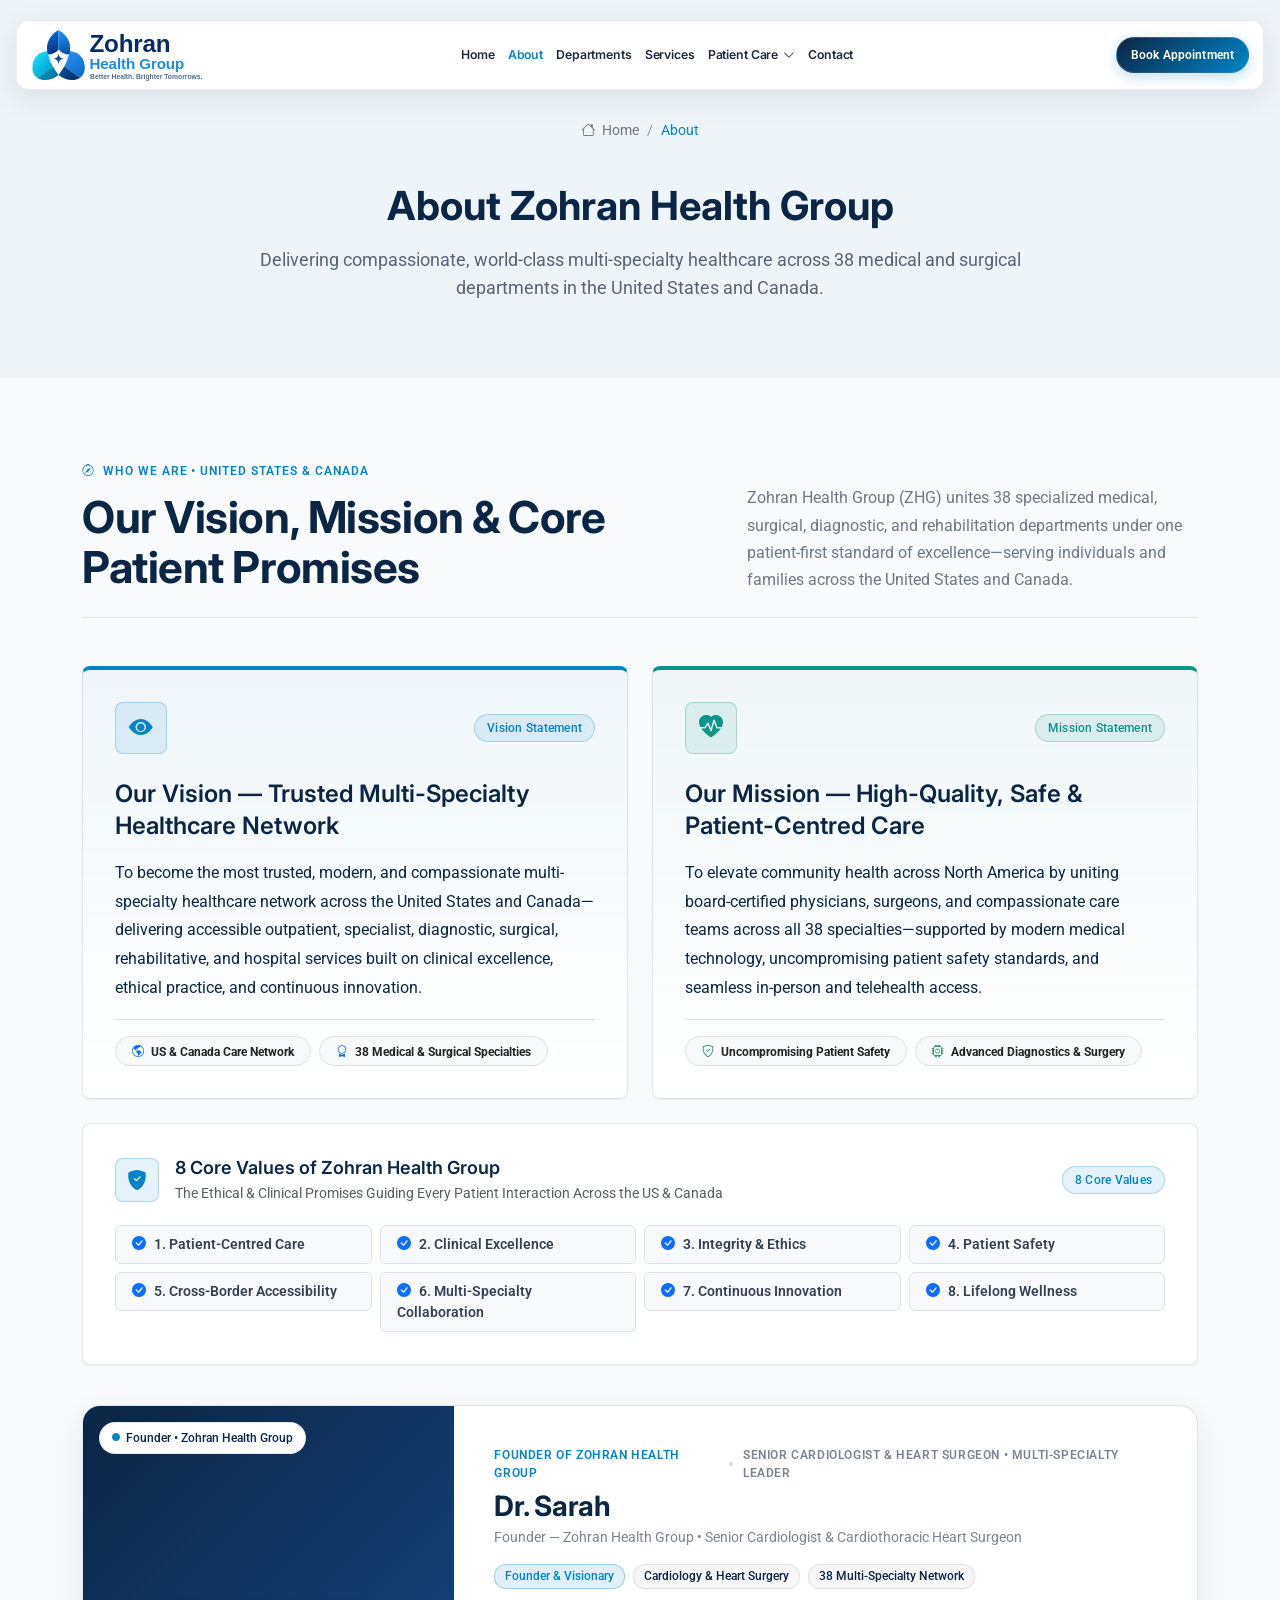
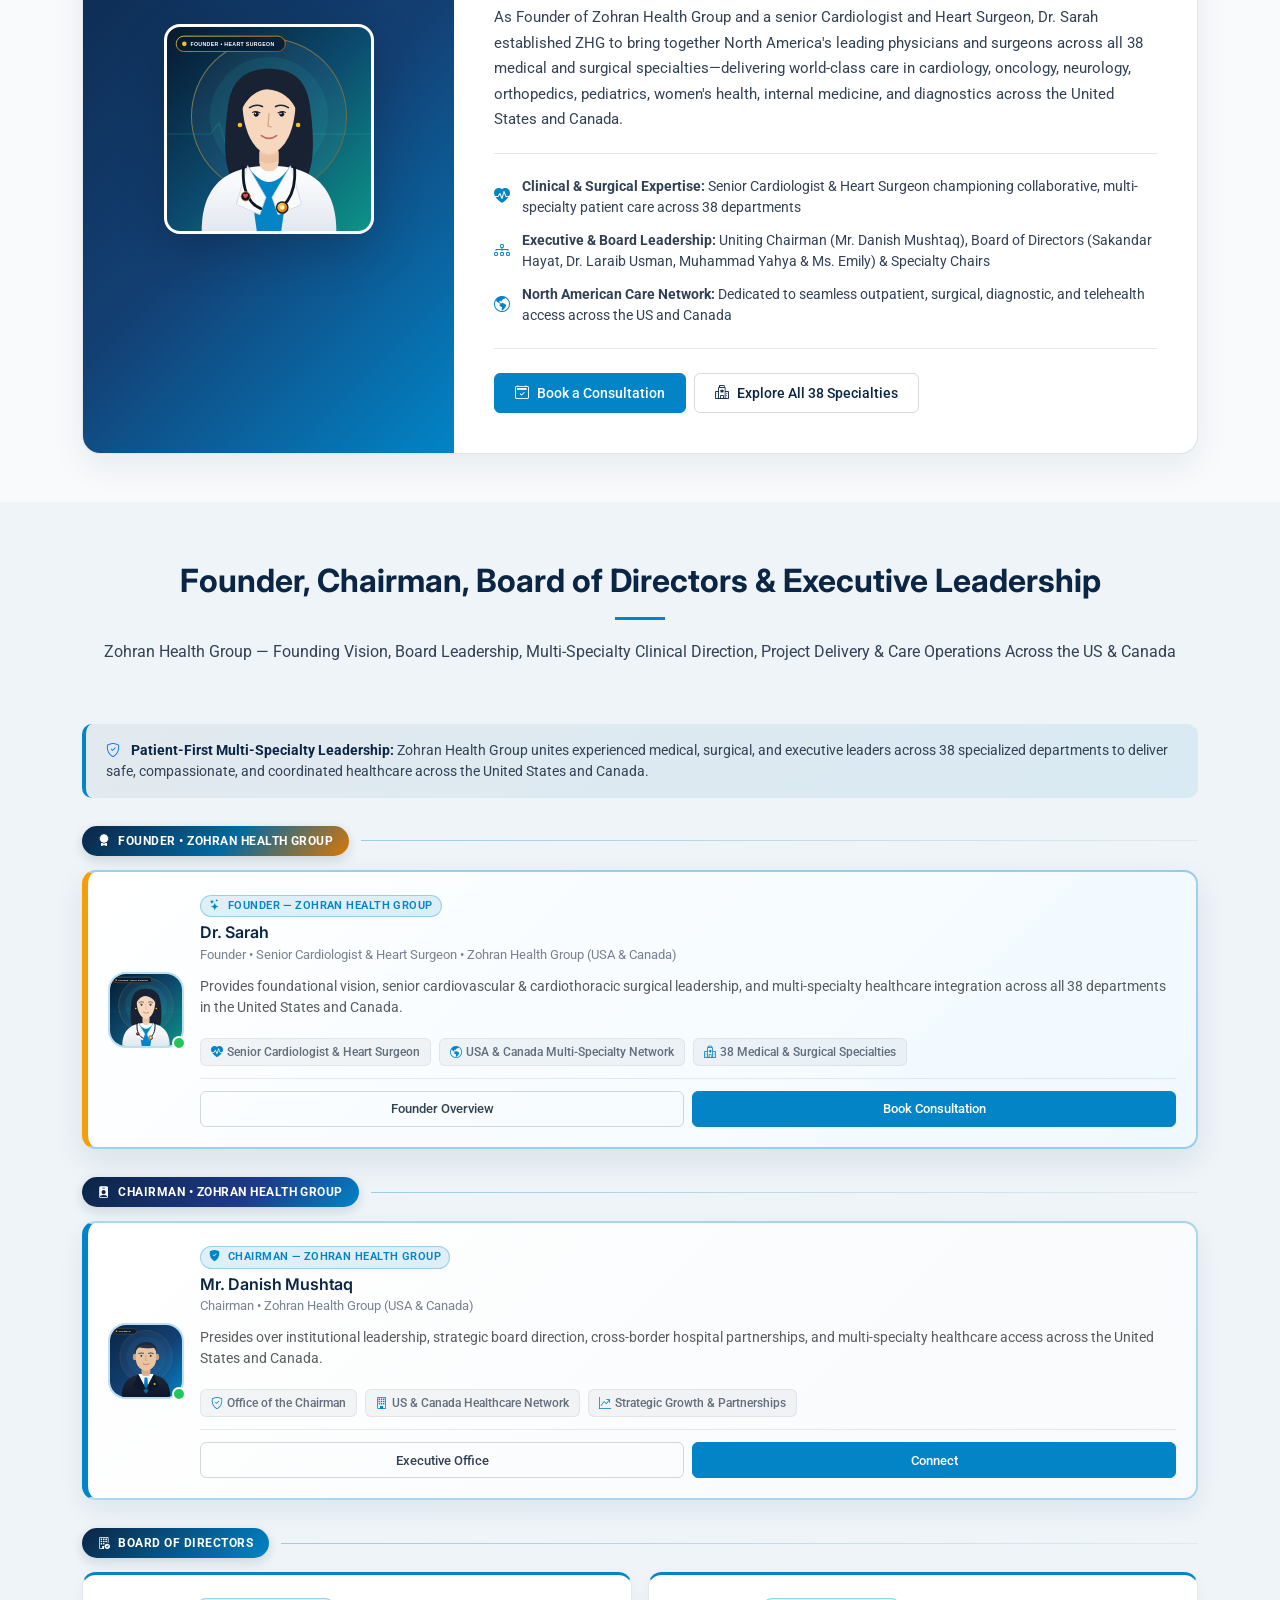
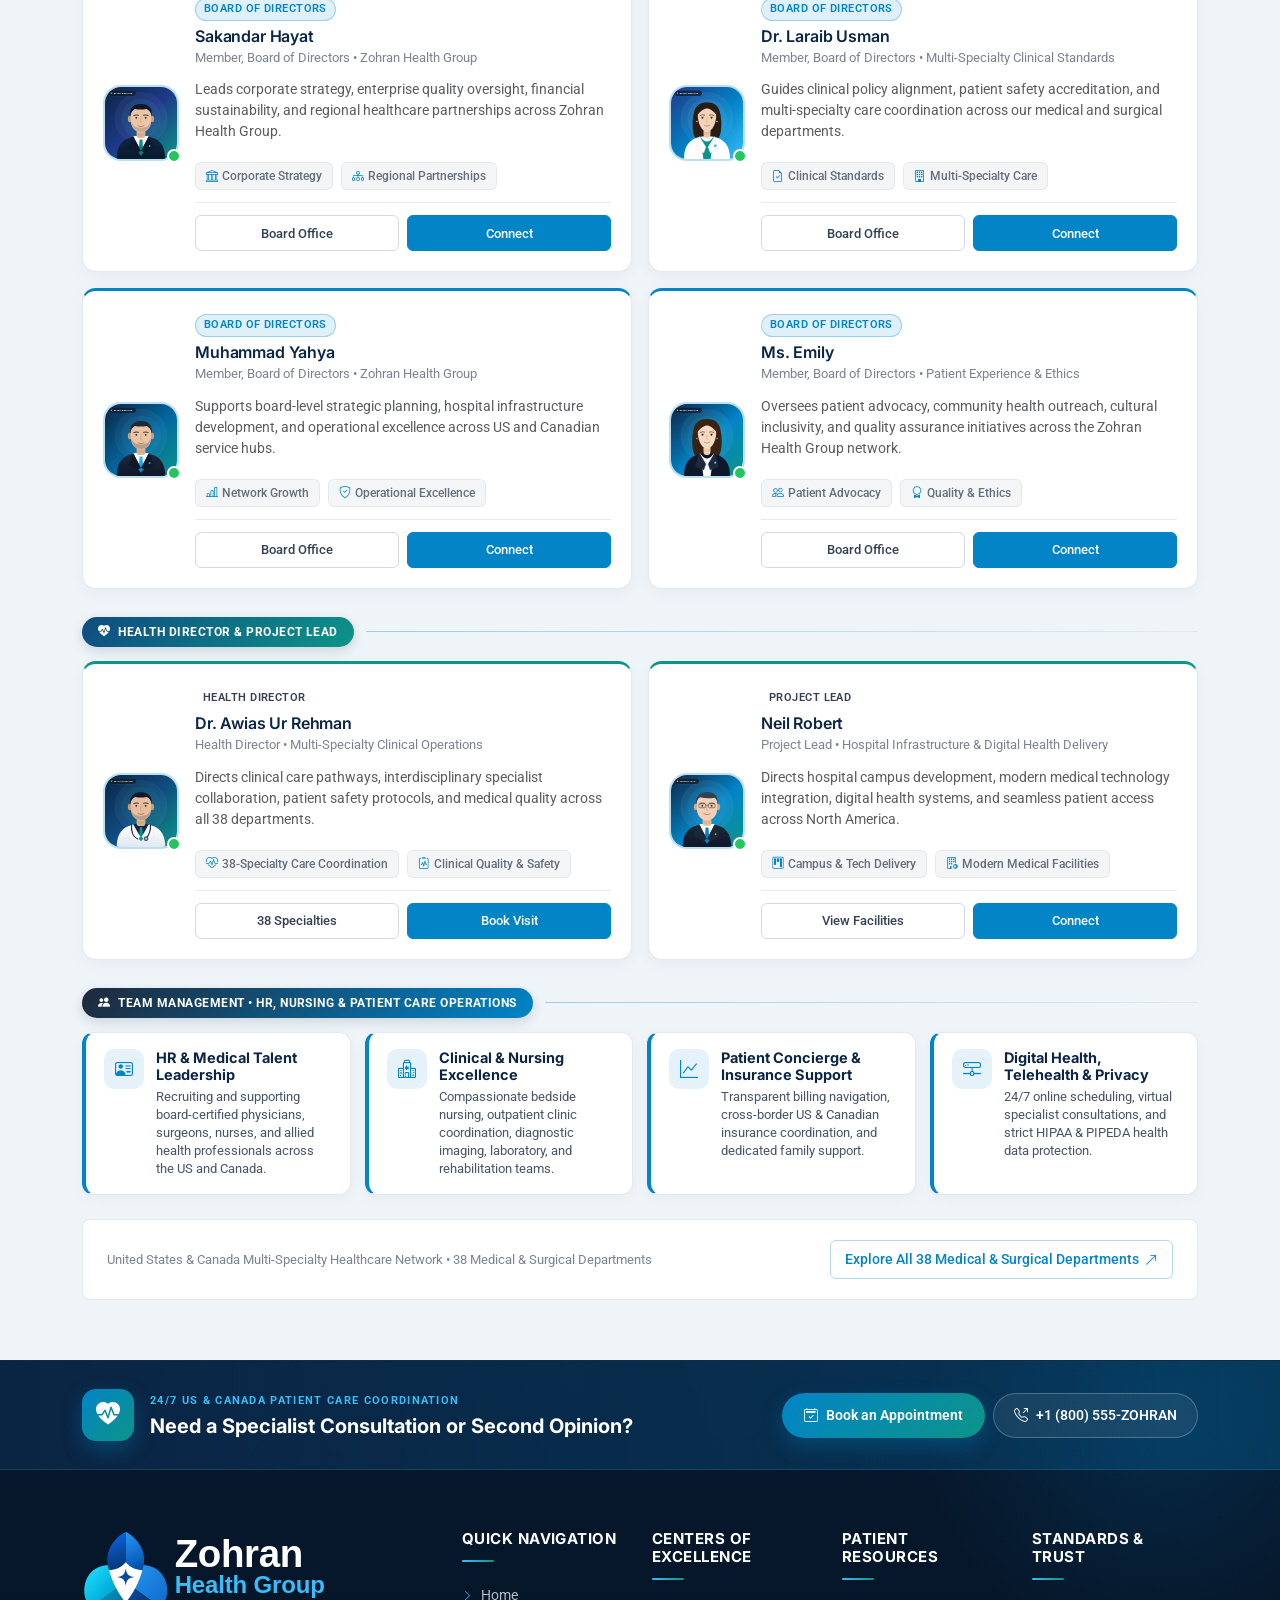
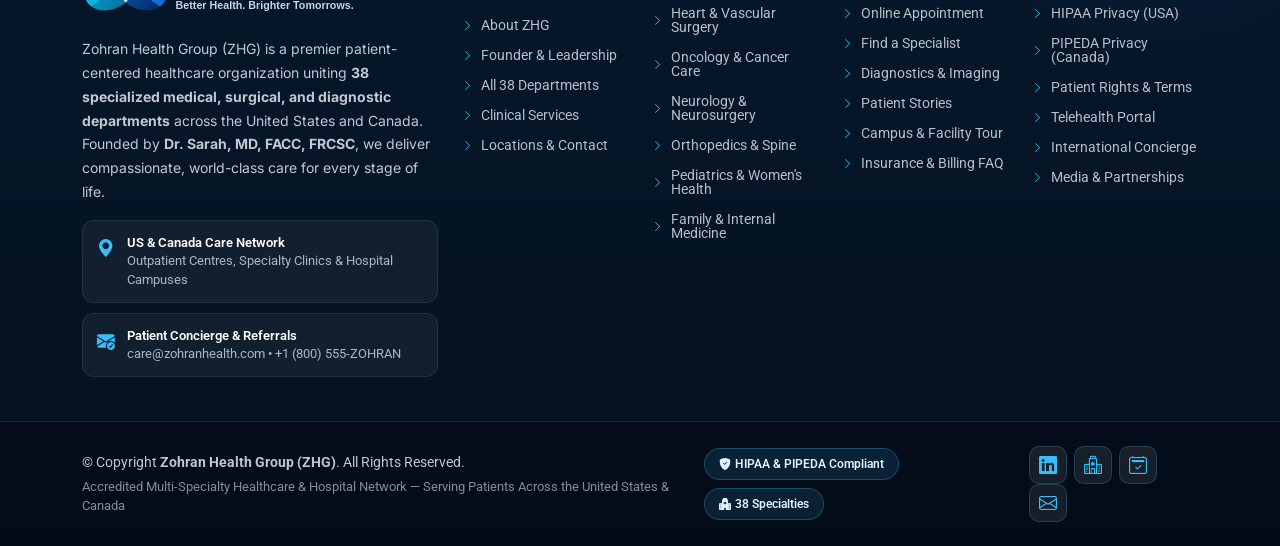
<file: about.html>
<!DOCTYPE html>
<html lang="en">

<head>
  <meta charset="utf-8">
  <meta content="width=device-width, initial-scale=1.0" name="viewport">
  <title>About Zohran Health Group | Multi-Specialty Healthcare Across the US &amp; Canada</title>
  <meta name="description" content="Vision, Mission, 8 Core Values, Founder Dr. Sarah (Senior Cardiologist &amp; Heart Surgeon), Chairman, Board of Directors, and Multi-Specialty Leadership of Zohran Health Group across the US and Canada.">
  <meta name="keywords" content="Zohran Health Group, About ZHG, Dr. Sarah Cardiologist Heart Surgeon, Multi-Specialty Hospital Network, USA, Canada">

  <!-- Favicons -->
  <link href="assets/img/logo-emblem.svg?v=7" rel="icon" type="image/svg+xml">
  <link href="assets/img/apple-touch-icon.png" rel="apple-touch-icon">

  <!-- Fonts -->
  <link href="https://fonts.googleapis.com" rel="preconnect">
  <link href="https://fonts.gstatic.com" rel="preconnect" crossorigin>
  <link href="https://fonts.googleapis.com/css2?family=Roboto:ital,wght@0,100;0,300;0,400;0,500;0,700;0,900;1,100;1,300;1,400;1,500;1,700;1,900&family=Inter:wght@100;200;300;400;500;600;700;800;900&display=swap" rel="stylesheet">

  <!-- Vendor CSS Files -->
  <link href="vendors/bootstrap/css/bootstrap.min.css" rel="stylesheet">
  <link href="vendors/bootstrap-icons/bootstrap-icons.css" rel="stylesheet">
  <link href="vendors/aos/aos.css" rel="stylesheet">
  <link href="vendors/swiper/swiper-bundle.min.css" rel="stylesheet">
  <link href="vendors/glightbox/css/glightbox.min.css" rel="stylesheet">
  <link href="vendors/fontawesome-free/css/all.min.css" rel="stylesheet">

  <!-- Main CSS File -->
  <link href="assets/css/main.css?v=9" rel="stylesheet">
</head>

<body class="about-page">

  <header id="header" class="header d-flex align-items-center fixed-top">
    <div class="header-container container-fluid container-xl position-relative d-flex align-items-center justify-content-between">

      <a href="index.html" class="logo d-flex align-items-center me-auto me-xl-0">
        <img src="assets/img/logo-dark.svg?v=7" alt="Zohran Health Group Logo">
      </a>

      <nav id="navmenu" class="navmenu">
        <ul>
          <li><a href="index.html">Home</a></li>
          <li><a href="about.html" class="active">About</a></li>
          <li><a href="departments.html">Departments</a></li>
          <li><a href="services.html">Services</a></li>
          <li class="dropdown"><a href="#"><span>Patient Care</span> <i class="bi bi-chevron-down toggle-dropdown"></i></a>
            <ul>
              <li><a href="appointment.html">Book an Appointment</a></li>
              <li><a href="index.html#find-a-doctor">Find a Specialist</a></li>
              <li><a href="department-details.html">Centers of Excellence</a></li>
              <li><a href="service-details.html">Diagnostic &amp; Surgical Care</a></li>
              <li><a href="testimonials.html">Patient Stories &amp; Outcomes</a></li>
              <li><a href="gallery.html">Facilities &amp; Campus Tour</a></li>
              <li><a href="faq.html">Patient &amp; Insurance FAQ</a></li>
            </ul>
          </li>
          <li><a href="contact.html">Contact</a></li>
        </ul>
        <i class="mobile-nav-toggle d-xl-none bi bi-list"></i>
      </nav>

      <a class="btn-getstarted" href="appointment.html">Book Appointment</a>

    </div>
  </header>

  <main class="main">

    <!-- Page Title -->
    <div class="page-title light-background">
      <div class="breadcrumbs">
        <nav aria-label="breadcrumb">
          <ol class="breadcrumb">
            <li class="breadcrumb-item"><a href="index.html"><i class="bi bi-house"></i> Home</a></li>
            <li class="breadcrumb-item active current">About</li>
          </ol>
        </nav>
      </div>

      <div class="title-wrapper">
        <h1>About Zohran Health Group</h1>
        <p>Delivering compassionate, world-class multi-specialty healthcare across 38 medical and surgical departments in the United States and Canada.</p>
      </div>
    </div><!-- End Page Title -->

    <!-- 1. Top Section: Vision, Mission & Core Values (Exact v1 .intro-block + .pillar-block + .pillar-card design) -->
    <section id="vision-mission" class="about section pb-4">

      <div class="container" data-aos="fade-up" data-aos-delay="100">

        <div class="intro-block mb-5 pb-4">
          <div class="row align-items-end g-4">
            <div class="col-lg-7" data-aos="fade-up" data-aos-delay="100">
              <span class="eyebrow-label"><i class="bi bi-compass me-1"></i> Who We Are • United States &amp; Canada</span>
              <h2>Our Vision, Mission &amp; Core Patient Promises</h2>
            </div>
            <div class="col-lg-5" data-aos="fade-up" data-aos-delay="150">
              <p class="intro-paragraph">Zohran Health Group (ZHG) unites 38 specialized medical, surgical, diagnostic, and rehabilitation departments under one patient-first standard of excellence—serving individuals and families across the United States and Canada.</p>
            </div>
          </div>
        </div><!-- End Intro Block -->

        <div class="pillar-block mb-0">
          <div class="row g-4">
            <!-- Vision Card (Top Left - Exact v1 .pillar-card) -->
            <div class="col-lg-6" data-aos="fade-up" data-aos-delay="100">
              <div class="pillar-card h-100" style="border-top: 4px solid #0284c7; background: linear-gradient(180deg, rgba(2, 132, 199, 0.03) 0%, #ffffff 100%);">
                <div class="pillar-head">
                  <div class="pillar-icon" style="width: 52px; height: 52px;"><i class="bi bi-eye-fill fs-4"></i></div>
                  <span class="badge-pill">Vision Statement</span>
                </div>
                <h4 class="fs-4 mb-3">Our Vision — Trusted Multi-Specialty Healthcare Network</h4>
                <p class="fs-6" style="line-height: 1.8; color: var(--heading-color);">To become the most trusted, modern, and compassionate multi-specialty healthcare network across the United States and Canada—delivering accessible outpatient, specialist, diagnostic, surgical, rehabilitative, and hospital services built on clinical excellence, ethical practice, and continuous innovation.</p>
                <div class="d-flex flex-wrap gap-2 mt-3 pt-3 border-top">
                  <span class="badge rounded-pill bg-light text-dark border px-3 py-2"><i class="bi bi-globe-americas text-primary me-1"></i> US &amp; Canada Care Network</span>
                  <span class="badge rounded-pill bg-light text-dark border px-3 py-2"><i class="bi bi-award text-primary me-1"></i> 38 Medical &amp; Surgical Specialties</span>
                </div>
              </div>
            </div>

            <!-- Mission Card (Top Right - Exact v1 .pillar-card) -->
            <div class="col-lg-6" data-aos="fade-up" data-aos-delay="150">
              <div class="pillar-card h-100" style="border-top: 4px solid #0d9488; background: linear-gradient(180deg, rgba(13, 148, 136, 0.03) 0%, #ffffff 100%);">
                <div class="pillar-head">
                  <div class="pillar-icon" style="width: 52px; height: 52px; color: #0d9488; background: rgba(13, 148, 136, 0.1); border-color: rgba(13, 148, 136, 0.25);"><i class="bi bi-heart-pulse-fill fs-4"></i></div>
                  <span class="badge-pill" style="color: #0d9488; background: rgba(13, 148, 136, 0.1); border-color: rgba(13, 148, 136, 0.25);">Mission Statement</span>
                </div>
                <h4 class="fs-4 mb-3">Our Mission — High-Quality, Safe &amp; Patient-Centred Care</h4>
                <p class="fs-6" style="line-height: 1.8; color: var(--heading-color);">To elevate community health across North America by uniting board-certified physicians, surgeons, and compassionate care teams across all 38 specialties—supported by modern medical technology, uncompromising patient safety standards, and seamless in-person and telehealth access.</p>
                <div class="d-flex flex-wrap gap-2 mt-3 pt-3 border-top">
                  <span class="badge rounded-pill bg-light text-dark border px-3 py-2"><i class="bi bi-shield-check text-success me-1"></i> Uncompromising Patient Safety</span>
                  <span class="badge rounded-pill bg-light text-dark border px-3 py-2"><i class="bi bi-cpu text-success me-1"></i> Advanced Diagnostics &amp; Surgery</span>
                </div>
              </div>
            </div>

            <!-- 8 Core Institutional Values Card (Full Width Below Vision & Mission - Exact v1 .pillar-card) -->
            <div class="col-12" data-aos="fade-up" data-aos-delay="200">
              <div class="pillar-card">
                <div class="pillar-head mb-3">
                  <div class="d-flex align-items-center gap-3">
                    <div class="pillar-icon"><i class="bi bi-shield-fill-check"></i></div>
                    <div>
                      <h4 class="mb-0">8 Core Values of Zohran Health Group</h4>
                      <small class="text-muted">The Ethical &amp; Clinical Promises Guiding Every Patient Interaction Across the US &amp; Canada</small>
                    </div>
                  </div>
                  <span class="badge-pill">8 Core Values</span>
                </div>
                <div class="row g-2 pt-1">
                  <div class="col-6 col-md-3"><div class="p-2 px-3 rounded border bg-light small fw-semibold"><i class="bi bi-check-circle-fill text-primary me-2"></i>1. Patient-Centred Care</div></div>
                  <div class="col-6 col-md-3"><div class="p-2 px-3 rounded border bg-light small fw-semibold"><i class="bi bi-check-circle-fill text-primary me-2"></i>2. Clinical Excellence</div></div>
                  <div class="col-6 col-md-3"><div class="p-2 px-3 rounded border bg-light small fw-semibold"><i class="bi bi-check-circle-fill text-primary me-2"></i>3. Integrity &amp; Ethics</div></div>
                  <div class="col-6 col-md-3"><div class="p-2 px-3 rounded border bg-light small fw-semibold"><i class="bi bi-check-circle-fill text-primary me-2"></i>4. Patient Safety</div></div>
                  <div class="col-6 col-md-3"><div class="p-2 px-3 rounded border bg-light small fw-semibold"><i class="bi bi-check-circle-fill text-primary me-2"></i>5. Cross-Border Accessibility</div></div>
                  <div class="col-6 col-md-3"><div class="p-2 px-3 rounded border bg-light small fw-semibold"><i class="bi bi-check-circle-fill text-primary me-2"></i>6. Multi-Specialty Collaboration</div></div>
                  <div class="col-6 col-md-3"><div class="p-2 px-3 rounded border bg-light small fw-semibold"><i class="bi bi-check-circle-fill text-primary me-2"></i>7. Continuous Innovation</div></div>
                  <div class="col-6 col-md-3"><div class="p-2 px-3 rounded border bg-light small fw-semibold"><i class="bi bi-check-circle-fill text-primary me-2"></i>8. Lifelong Wellness</div></div>
                </div>
              </div>
            </div>
          </div>
        </div><!-- End Pillar Block -->

      </div>

    </section><!-- /Vision & Mission Section -->

    <!-- 2. Featured Founder Profile Card (Exact 1:1 DOM from v1 doctors.html requested by user) -->
    <section id="doctors" class="doctors section pt-3 pb-5">

      <div class="container" data-aos="fade-up" data-aos-delay="100">

        <div class="featured-profile mb-0">
          <div class="featured-card">
            <div class="row g-0 align-items-stretch">
              <div class="col-lg-4" data-aos="fade-up" data-aos-delay="100">
                <div class="featured-media h-100 d-flex align-items-center justify-content-center p-4" style="background: linear-gradient(135deg, #0B2545 0%, #134074 55%, #0284C7 100%);">
                  <img src="assets/img/avatars/avatar-female-2.svg" class="img-fluid rounded-4 shadow-lg" style="max-width: 280px; width: 100%; height: auto; object-fit: contain;" alt="Dr. Sarah — Founder of Zohran Health Group">
                  <span class="status-pill"><i class="bi bi-circle-fill"></i> Founder • Zohran Health Group</span>
                </div>
              </div>
              <div class="col-lg-8" data-aos="fade-up" data-aos-delay="200">
                <div class="featured-body h-100 d-flex flex-column justify-content-center">
                  <div class="label-row">
                    <span class="label-text">Founder of Zohran Health Group</span>
                    <span class="divider-dot"></span>
                    <span class="label-text muted">Senior Cardiologist &amp; Heart Surgeon • Multi-Specialty Leader</span>
                  </div>
                  <h3 class="featured-name">Dr. Sarah</h3>
                  <p class="featured-credentials">Founder — Zohran Health Group • Senior Cardiologist &amp; Cardiothoracic Heart Surgeon</p>

                  <div class="badge-stack">
                    <span class="sh-badge primary">Founder &amp; Visionary</span>
                    <span class="sh-badge">Cardiology &amp; Heart Surgery</span>
                    <span class="sh-badge">38 Multi-Specialty Network</span>
                  </div>

                  <p class="featured-bio">As Founder of Zohran Health Group and a senior Cardiologist and Heart Surgeon, Dr. Sarah established ZHG to bring together North America's leading physicians and surgeons across all 38 medical and surgical specialties—delivering world-class care in cardiology, oncology, neurology, orthopedics, pediatrics, women's health, internal medicine, and diagnostics across the United States and Canada.</p>

                  <ul class="featured-highlights">
                    <li><i class="bi bi-heart-pulse-fill"></i><span><strong>Clinical &amp; Surgical Expertise:</strong> Senior Cardiologist &amp; Heart Surgeon championing collaborative, multi-specialty patient care across 38 departments</span></li>
                    <li><i class="bi bi-diagram-3"></i><span><strong>Executive &amp; Board Leadership:</strong> Uniting Chairman (Mr. Danish Mushtaq), Board of Directors (Sakandar Hayat, Dr. Laraib Usman, Muhammad Yahya &amp; Ms. Emily) &amp; Specialty Chairs</span></li>
                    <li><i class="bi bi-globe-americas"></i><span><strong>North American Care Network:</strong> Dedicated to seamless outpatient, surgical, diagnostic, and telehealth access across the US and Canada</span></li>
                  </ul>

                  <div class="action-row mt-auto">
                    <a href="appointment.html" class="sh-btn primary"><i class="bi bi-calendar2-check"></i> Book a Consultation</a>
                    <a href="departments.html" class="sh-btn ghost"><i class="bi bi-hospital"></i> Explore All 38 Specialties</a>
                  </div>
                </div>
              </div>
            </div>
          </div>
        </div><!-- End Featured Profile -->

      </div>

    </section><!-- /Featured Founder Profile Section -->

    <!-- 3. Founder, Chairman, Board of Directors & Executive Leadership (Exact v1 about.html #find-a-doctor structure) -->
    <section id="find-a-doctor" class="find-a-doctor section light-background">

      <!-- Section Title -->
      <div class="container section-title" data-aos="fade-up">
        <h2>Founder, Chairman, Board of Directors &amp; Executive Leadership</h2>
        <p>Zohran Health Group — Founding Vision, Board Leadership, Multi-Specialty Clinical Direction, Project Delivery &amp; Care Operations Across the US &amp; Canada</p>
      </div><!-- End Section Title -->

      <div class="container" data-aos="fade-up" data-aos-delay="100">

        <div class="zhg-compliance-notice mb-4" data-aos="fade-up">
          <i class="bi bi-shield-check text-primary me-2"></i>
          <strong>Patient-First Multi-Specialty Leadership:</strong> Zohran Health Group unites experienced medical, surgical, and executive leaders across 38 specialized departments to deliver safe, compassionate, and coordinated healthcare across the United States and Canada.
        </div>

        <!-- Founder Placement (First / Apex Card) -->
        <div class="zhg-org-divider" data-aos="fade-up">
          <span class="zhg-org-pill founder-pill"><i class="bi bi-award-fill"></i> Founder • Zohran Health Group</span>
          <span class="zhg-org-line"></span>
        </div>

        <div class="row g-3 directory-grid mb-2" data-aos="fade-up" data-aos-delay="120">
          <!-- 1. Founder of ZOHRAN HEALTH GROUP: Dr. Sarah -->
          <div class="col-12">
            <article class="clinician-row featured founder-crown h-100">
              <div class="row-media">
                <img src="assets/img/avatars/avatar-female-2.svg" alt="Dr. Sarah — Founder of Zohran Health Group" class="img-fluid" loading="lazy">
                <span class="presence active" aria-label="Founder"></span>
              </div>
              <div class="row-body">
                <div class="row-head">
                  <div>
                    <span class="chip chip-accent"><i class="bi bi-stars me-1"></i> Founder — Zohran Health Group</span>
                    <h3>Dr. Sarah</h3>
                    <p class="role">Founder • Senior Cardiologist &amp; Heart Surgeon • Zohran Health Group (USA &amp; Canada)</p>
                  </div>
                </div>
                <p class="small text-muted mb-2">Provides foundational vision, senior cardiovascular &amp; cardiothoracic surgical leadership, and multi-specialty healthcare integration across all 38 departments in the United States and Canada.</p>
                <ul class="meta-row">
                  <li><i class="bi bi-heart-pulse-fill"></i> Senior Cardiologist &amp; Heart Surgeon</li>
                  <li><i class="bi bi-globe-americas"></i> USA &amp; Canada Multi-Specialty Network</li>
                  <li><i class="bi bi-hospital"></i> 38 Medical &amp; Surgical Specialties</li>
                </ul>
                <div class="row-actions">
                  <a href="#doctors" class="btn-ghost">Founder Overview</a>
                  <a href="appointment.html" class="btn-solid">Book Consultation</a>
                </div>
              </div>
            </article>
          </div>
        </div>

        <!-- Chairman Placement (Immediately After Founder: Mr. Danish Mushtaq) -->
        <div class="zhg-org-divider" data-aos="fade-up">
          <span class="zhg-org-pill chairman-pill"><i class="bi bi-person-badge-fill"></i> Chairman • Zohran Health Group</span>
          <span class="zhg-org-line"></span>
        </div>

        <div class="row g-3 directory-grid mb-2" data-aos="fade-up" data-aos-delay="140">
          <!-- 2. Chairman: Mr. Danish Mushtaq -->
          <div class="col-12">
            <article class="clinician-row featured chairman-tier h-100">
              <div class="row-media">
                <img src="assets/img/avatars/avatar-male-1.svg" alt="Mr. Danish Mushtaq — Chairman of Zohran Health Group" class="img-fluid" loading="lazy">
                <span class="presence active" aria-label="Chairman"></span>
              </div>
              <div class="row-body">
                <div class="row-head">
                  <div>
                    <span class="chip chip-accent"><i class="bi bi-shield-fill-check me-1"></i> Chairman — Zohran Health Group</span>
                    <h3>Mr. Danish Mushtaq</h3>
                    <p class="role">Chairman • Zohran Health Group (USA &amp; Canada)</p>
                  </div>
                </div>
                <p class="small text-muted mb-2">Presides over institutional leadership, strategic board direction, cross-border hospital partnerships, and multi-specialty healthcare access across the United States and Canada.</p>
                <ul class="meta-row">
                  <li><i class="bi bi-shield-check"></i> Office of the Chairman</li>
                  <li><i class="bi bi-building"></i> US &amp; Canada Healthcare Network</li>
                  <li><i class="bi bi-graph-up-arrow"></i> Strategic Growth &amp; Partnerships</li>
                </ul>
                <div class="row-actions">
                  <a href="contact.html" class="btn-ghost">Executive Office</a>
                  <a href="appointment.html" class="btn-solid">Connect</a>
                </div>
              </div>
            </article>
          </div>
        </div>

        <!-- Board of Directors Placement (Sakandar Hayat, Dr. Laraib Usman, Muhammad Yahya & Ms. Emily) -->
        <div class="zhg-org-divider" data-aos="fade-up">
          <span class="zhg-org-pill board-pill"><i class="bi bi-building-check"></i> Board of Directors</span>
          <span class="zhg-org-line"></span>
        </div>

        <div class="row g-3 directory-grid mb-2" data-aos="fade-up" data-aos-delay="160">

          <!-- 3. Board of Directors: Sakandar Hayat -->
          <div class="col-12 col-lg-6">
            <article class="clinician-row board-tier h-100">
              <div class="row-media">
                <img src="assets/img/avatars/avatar-male-sakandar.svg" alt="Sakandar Hayat — Board of Directors" class="img-fluid" loading="lazy">
                <span class="presence active" aria-label="Board of Directors"></span>
              </div>
              <div class="row-body">
                <div class="row-head">
                  <div>
                    <span class="chip chip-accent">Board of Directors</span>
                    <h3>Sakandar Hayat</h3>
                    <p class="role">Member, Board of Directors • Zohran Health Group</p>
                  </div>
                </div>
                <p class="small text-muted mb-2">Leads corporate strategy, enterprise quality oversight, financial sustainability, and regional healthcare partnerships across Zohran Health Group.</p>
                <ul class="meta-row">
                  <li><i class="bi bi-bank"></i> Corporate Strategy</li>
                  <li><i class="bi bi-diagram-3"></i> Regional Partnerships</li>
                </ul>
                <div class="row-actions">
                  <a href="contact.html" class="btn-ghost">Board Office</a>
                  <a href="contact.html" class="btn-solid">Connect</a>
                </div>
              </div>
            </article>
          </div><!-- End Row -->

          <!-- 4. Board of Directors: Dr. Laraib Usman -->
          <div class="col-12 col-lg-6">
            <article class="clinician-row board-tier h-100">
              <div class="row-media">
                <img src="assets/img/avatars/avatar-female-3.svg" alt="Dr. Laraib Usman — Board of Directors" class="img-fluid" loading="lazy">
                <span class="presence active" aria-label="Board of Directors"></span>
              </div>
              <div class="row-body">
                <div class="row-head">
                  <div>
                    <span class="chip chip-accent">Board of Directors</span>
                    <h3>Dr. Laraib Usman</h3>
                    <p class="role">Member, Board of Directors • Multi-Specialty Clinical Standards</p>
                  </div>
                </div>
                <p class="small text-muted mb-2">Guides clinical policy alignment, patient safety accreditation, and multi-specialty care coordination across our medical and surgical departments.</p>
                <ul class="meta-row">
                  <li><i class="bi bi-file-earmark-check"></i> Clinical Standards</li>
                  <li><i class="bi bi-building"></i> Multi-Specialty Care</li>
                </ul>
                <div class="row-actions">
                  <a href="contact.html" class="btn-ghost">Board Office</a>
                  <a href="contact.html" class="btn-solid">Connect</a>
                </div>
              </div>
            </article>
          </div><!-- End Row -->

          <!-- 5. Board of Directors: Muhammad Yahya -->
          <div class="col-12 col-lg-6">
            <article class="clinician-row board-tier h-100">
              <div class="row-media">
                <img src="assets/img/avatars/avatar-male-yahya.svg" alt="Muhammad Yahya — Board of Directors" class="img-fluid" loading="lazy">
                <span class="presence active" aria-label="Board of Directors"></span>
              </div>
              <div class="row-body">
                <div class="row-head">
                  <div>
                    <span class="chip chip-accent">Board of Directors</span>
                    <h3>Muhammad Yahya</h3>
                    <p class="role">Member, Board of Directors • Zohran Health Group</p>
                  </div>
                </div>
                <p class="small text-muted mb-2">Supports board-level strategic planning, hospital infrastructure development, and operational excellence across US and Canadian service hubs.</p>
                <ul class="meta-row">
                  <li><i class="bi bi-bar-chart-line"></i> Network Growth</li>
                  <li><i class="bi bi-shield-check"></i> Operational Excellence</li>
                </ul>
                <div class="row-actions">
                  <a href="contact.html" class="btn-ghost">Board Office</a>
                  <a href="contact.html" class="btn-solid">Connect</a>
                </div>
              </div>
            </article>
          </div><!-- End Row -->

          <!-- 6. Board of Directors: Ms. Emily -->
          <div class="col-12 col-lg-6">
            <article class="clinician-row board-tier h-100">
              <div class="row-media">
                <img src="assets/img/avatars/avatar-female-emily.svg" alt="Ms. Emily — Board of Directors" class="img-fluid" loading="lazy">
                <span class="presence active" aria-label="Board of Directors"></span>
              </div>
              <div class="row-body">
                <div class="row-head">
                  <div>
                    <span class="chip chip-accent">Board of Directors</span>
                    <h3>Ms. Emily</h3>
                    <p class="role">Member, Board of Directors • Patient Experience &amp; Ethics</p>
                  </div>
                </div>
                <p class="small text-muted mb-2">Oversees patient advocacy, community health outreach, cultural inclusivity, and quality assurance initiatives across the Zohran Health Group network.</p>
                <ul class="meta-row">
                  <li><i class="bi bi-people"></i> Patient Advocacy</li>
                  <li><i class="bi bi-award"></i> Quality &amp; Ethics</li>
                </ul>
                <div class="row-actions">
                  <a href="contact.html" class="btn-ghost">Board Office</a>
                  <a href="contact.html" class="btn-solid">Connect</a>
                </div>
              </div>
            </article>
          </div><!-- End Row -->

        </div><!-- End Board of Directors Grid -->

        <!-- Health Directors & Project Lead Placement -->
        <div class="zhg-org-divider" data-aos="fade-up">
          <span class="zhg-org-pill directors-pill"><i class="bi bi-heart-pulse-fill"></i> Health Director &amp; Project Lead</span>
          <span class="zhg-org-line"></span>
        </div>

        <div class="row g-3 directory-grid mb-2" data-aos="fade-up" data-aos-delay="200">

          <!-- 7. Health Director: Dr. Awias Ur Rehman -->
          <div class="col-12 col-lg-6">
            <article class="clinician-row director-tier h-100">
              <div class="row-media">
                <img src="assets/img/avatars/avatar-male-4.svg" alt="Dr. Awias Ur Rehman — Health Director" class="img-fluid" loading="lazy">
                <span class="presence active" aria-label="Health Director"></span>
              </div>
              <div class="row-body">
                <div class="row-head">
                  <div>
                    <span class="chip">Health Director</span>
                    <h3>Dr. Awias Ur Rehman</h3>
                    <p class="role">Health Director • Multi-Specialty Clinical Operations</p>
                  </div>
                </div>
                <p class="small text-muted mb-2">Directs clinical care pathways, interdisciplinary specialist collaboration, patient safety protocols, and medical quality across all 38 departments.</p>
                <ul class="meta-row">
                  <li><i class="bi bi-heart-pulse"></i> 38-Specialty Care Coordination</li>
                  <li><i class="bi bi-clipboard2-pulse"></i> Clinical Quality &amp; Safety</li>
                </ul>
                <div class="row-actions">
                  <a href="departments.html" class="btn-ghost">38 Specialties</a>
                  <a href="appointment.html" class="btn-solid">Book Visit</a>
                </div>
              </div>
            </article>
          </div><!-- End Row -->

          <!-- 8. Project Lead: Neil Robert -->
          <div class="col-12 col-lg-6">
            <article class="clinician-row director-tier h-100">
              <div class="row-media">
                <img src="assets/img/avatars/avatar-male-neil.svg" alt="Neil Robert — Project Lead" class="img-fluid" loading="lazy">
                <span class="presence active" aria-label="Project Lead"></span>
              </div>
              <div class="row-body">
                <div class="row-head">
                  <div>
                    <span class="chip">Project Lead</span>
                    <h3>Neil Robert</h3>
                    <p class="role">Project Lead • Hospital Infrastructure &amp; Digital Health Delivery</p>
                  </div>
                </div>
                <p class="small text-muted mb-2">Directs hospital campus development, modern medical technology integration, digital health systems, and seamless patient access across North America.</p>
                <ul class="meta-row">
                  <li><i class="bi bi-kanban"></i> Campus &amp; Tech Delivery</li>
                  <li><i class="bi bi-building-gear"></i> Modern Medical Facilities</li>
                </ul>
                <div class="row-actions">
                  <a href="gallery.html" class="btn-ghost">View Facilities</a>
                  <a href="contact.html" class="btn-solid">Connect</a>
                </div>
              </div>
            </article>
          </div><!-- End Row -->

        </div><!-- End Health Directors & Project Lead Grid -->

        <!-- Team Management Placement -->
        <div class="zhg-org-divider" data-aos="fade-up">
          <span class="zhg-org-pill team-pill"><i class="bi bi-people-fill"></i> Team Management • HR, Nursing &amp; Patient Care Operations</span>
          <span class="zhg-org-line"></span>
        </div>

        <div class="zhg-team-pill-grid mb-3" data-aos="fade-up" data-aos-delay="230">
          <div class="zhg-team-unit">
            <span class="unit-icon"><i class="bi bi-person-vcard"></i></span>
            <div>
              <h5>HR &amp; Medical Talent Leadership</h5>
              <p>Recruiting and supporting board-certified physicians, surgeons, nurses, and allied health professionals across the US and Canada.</p>
            </div>
          </div>
          <div class="zhg-team-unit">
            <span class="unit-icon"><i class="bi bi-hospital"></i></span>
            <div>
              <h5>Clinical &amp; Nursing Excellence</h5>
              <p>Compassionate bedside nursing, outpatient clinic coordination, diagnostic imaging, laboratory, and rehabilitation teams.</p>
            </div>
          </div>
          <div class="zhg-team-unit">
            <span class="unit-icon"><i class="bi bi-graph-up"></i></span>
            <div>
              <h5>Patient Concierge &amp; Insurance Support</h5>
              <p>Transparent billing navigation, cross-border US &amp; Canadian insurance coordination, and dedicated family support.</p>
            </div>
          </div>
          <div class="zhg-team-unit">
            <span class="unit-icon"><i class="bi bi-hdd-network"></i></span>
            <div>
              <h5>Digital Health, Telehealth &amp; Privacy</h5>
              <p>24/7 online scheduling, virtual specialist consultations, and strict HIPAA &amp; PIPEDA health data protection.</p>
            </div>
          </div>
        </div>

        <div class="directory-footer mt-4" data-aos="fade-up" data-aos-delay="250">
          <span class="footer-note">United States &amp; Canada Multi-Specialty Healthcare Network • 38 Medical &amp; Surgical Departments</span>
          <a href="departments.html" class="btn-link">
            Explore All 38 Medical &amp; Surgical Departments
            <i class="bi bi-arrow-up-right"></i>
          </a>
        </div>

      </div>

    </section><!-- /Leadership & Governance Section -->

  </main>

<footer id="footer" class="footer dark-background zhg-luxury-footer">

    <!-- Top Executive Patient Care & Cross-Border Ribbon -->
    <div class="zhg-footer-ribbon">
      <div class="container">
        <div class="row align-items-center gy-3">
          <div class="col-lg-7">
            <div class="d-flex align-items-center gap-3">
              <div class="ribbon-icon">
                <i class="bi bi-heart-pulse-fill"></i>
              </div>
              <div>
                <span class="ribbon-eyebrow">24/7 US &amp; CANADA PATIENT CARE COORDINATION</span>
                <h3 class="ribbon-title mb-0">Need a Specialist Consultation or Second Opinion?</h3>
              </div>
            </div>
          </div>
          <div class="col-lg-5 text-lg-end">
            <div class="d-flex flex-wrap gap-2 justify-content-lg-end">
              <a href="appointment.html" class="zhg-footer-btn-primary">
                <i class="bi bi-calendar2-check me-2"></i>Book an Appointment
              </a>
              <a href="contact.html" class="zhg-footer-btn-outline">
                <i class="bi bi-telephone-outbound me-2"></i>+1 (800) 555-ZOHRAN
              </a>
            </div>
          </div>
        </div>
      </div>
    </div>

    <div class="footer-top">
      <div class="container">
        <div class="row gy-4">
          <div class="col-lg-4 col-md-12 footer-about">
            <a href="index.html" class="logo d-flex align-items-center">
              <img src="assets/img/logo-white.svg?v=7" alt="Zohran Health Group">
            </a>
            <p class="mt-3 mb-3" style="color: rgba(226, 232, 240, 0.85); line-height: 1.7;">
              Zohran Health Group (ZHG) is a premier patient-centered healthcare organization uniting <strong>38 specialized medical, surgical, and diagnostic departments</strong> across the United States and Canada. Founded by <strong>Dr. Sarah, MD, FACC, FRCSC</strong>, we deliver compassionate, world-class care for every stage of life.
            </p>
            <div class="zhg-footer-contact-cards">
              <div class="contact-pill">
                <i class="bi bi-geo-alt-fill"></i>
                <div>
                  <strong>US &amp; Canada Care Network</strong>
                  <span>Outpatient Centres, Specialty Clinics &amp; Hospital Campuses</span>
                </div>
              </div>
              <div class="contact-pill">
                <i class="bi bi-envelope-check-fill"></i>
                <div>
                  <strong>Patient Concierge &amp; Referrals</strong>
                  <span>care@zohranhealth.com • +1 (800) 555-ZOHRAN</span>
                </div>
              </div>
            </div>
          </div>

          <div class="col-lg-2 col-6 footer-links">
            <h4>Quick Navigation</h4>
            <ul>
              <li><i class="bi bi-chevron-right"></i> <a href="index.html">Home</a></li>
              <li><i class="bi bi-chevron-right"></i> <a href="about.html">About ZHG</a></li>
              <li><i class="bi bi-chevron-right"></i> <a href="about.html#doctors">Founder &amp; Leadership</a></li>
              <li><i class="bi bi-chevron-right"></i> <a href="departments.html">All 38 Departments</a></li>
              <li><i class="bi bi-chevron-right"></i> <a href="services.html">Clinical Services</a></li>
              <li><i class="bi bi-chevron-right"></i> <a href="contact.html">Locations &amp; Contact</a></li>
            </ul>
          </div>

          <div class="col-lg-2 col-6 footer-links">
            <h4>Centers of Excellence</h4>
            <ul>
              <li><i class="bi bi-chevron-right"></i> <a href="department-details.html">Heart &amp; Vascular Surgery</a></li>
              <li><i class="bi bi-chevron-right"></i> <a href="department-details.html">Oncology &amp; Cancer Care</a></li>
              <li><i class="bi bi-chevron-right"></i> <a href="department-details.html">Neurology &amp; Neurosurgery</a></li>
              <li><i class="bi bi-chevron-right"></i> <a href="department-details.html">Orthopedics &amp; Spine</a></li>
              <li><i class="bi bi-chevron-right"></i> <a href="department-details.html">Pediatrics &amp; Women's Health</a></li>
              <li><i class="bi bi-chevron-right"></i> <a href="department-details.html">Family &amp; Internal Medicine</a></li>
            </ul>
          </div>

          <div class="col-lg-2 col-6 footer-links">
            <h4>Patient Resources</h4>
            <ul>
              <li><i class="bi bi-chevron-right"></i> <a href="appointment.html">Online Appointment</a></li>
              <li><i class="bi bi-chevron-right"></i> <a href="index.html#find-a-doctor">Find a Specialist</a></li>
              <li><i class="bi bi-chevron-right"></i> <a href="service-details.html">Diagnostics &amp; Imaging</a></li>
              <li><i class="bi bi-chevron-right"></i> <a href="testimonials.html">Patient Stories</a></li>
              <li><i class="bi bi-chevron-right"></i> <a href="gallery.html">Campus &amp; Facility Tour</a></li>
              <li><i class="bi bi-chevron-right"></i> <a href="faq.html">Insurance &amp; Billing FAQ</a></li>
            </ul>
          </div>

          <div class="col-lg-2 col-6 footer-links">
            <h4>Standards &amp; Trust</h4>
            <ul>
              <li><i class="bi bi-chevron-right"></i> <a href="privacy.html">HIPAA Privacy (USA)</a></li>
              <li><i class="bi bi-chevron-right"></i> <a href="privacy.html">PIPEDA Privacy (Canada)</a></li>
              <li><i class="bi bi-chevron-right"></i> <a href="terms.html">Patient Rights &amp; Terms</a></li>
              <li><i class="bi bi-chevron-right"></i> <a href="appointment.html">Telehealth Portal</a></li>
              <li><i class="bi bi-chevron-right"></i> <a href="contact.html">International Concierge</a></li>
              <li><i class="bi bi-chevron-right"></i> <a href="contact.html">Media &amp; Partnerships</a></li>
            </ul>
          </div>

        </div>
      </div>
    </div>

    <div class="copyright">
      <div class="container d-flex flex-column flex-lg-row justify-content-center justify-content-lg-between align-items-center gap-3">

        <div class="d-flex flex-column align-items-center align-items-lg-start">
          <div>
            &copy; Copyright <strong><span>Zohran Health Group (ZHG)</span></strong>. All Rights Reserved.
          </div>
          <div class="credits">
            Accredited Multi-Specialty Healthcare &amp; Hospital Network — Serving Patients Across the United States &amp; Canada
          </div>
        </div>

        <div class="zhg-footer-badges d-flex flex-wrap align-items-center gap-2">
          <span class="trust-pill"><i class="bi bi-shield-fill-check me-1"></i> HIPAA &amp; PIPEDA Compliant</span>
          <span class="trust-pill"><i class="bi bi-hospital-fill me-1"></i> 38 Specialties</span>
        </div>

        <div class="social-links order-first order-lg-last mb-2 mb-lg-0">
          <a href="contact.html" aria-label="LinkedIn"><i class="bi bi-linkedin"></i></a>
          <a href="contact.html" aria-label="Hospital Network"><i class="bi bi-hospital"></i></a>
          <a href="appointment.html" aria-label="Schedule Appointment"><i class="bi bi-calendar2-check"></i></a>
          <a href="contact.html" aria-label="Email Patient Care"><i class="bi bi-envelope"></i></a>
        </div>

      </div>
    </div>

  </footer>

  <!-- Scroll Top -->
  <a href="#" id="scroll-top" class="scroll-top d-flex align-items-center justify-content-center"><i class="bi bi-arrow-up-short"></i></a>

  <!-- Vendor JS Files -->
  <script src="vendors/bootstrap/js/bootstrap.bundle.min.js"></script>
  <script src="vendors/php-email-form/validate.js"></script>
  <script src="vendors/aos/aos.js"></script>
  <script src="vendors/swiper/swiper-bundle.min.js"></script>
  <script src="vendors/glightbox/js/glightbox.min.js"></script>
  <script src="vendors/purecounter/purecounter_vanilla.js"></script>
  <script src="vendors/imagesloaded/imagesloaded.pkgd.min.js"></script>
  <script src="vendors/isotope-layout/isotope.pkgd.min.js"></script>

  <!-- Main JS File -->
  <script src="assets/js/main.js?v=7"></script>

</body>

</html>
</file>
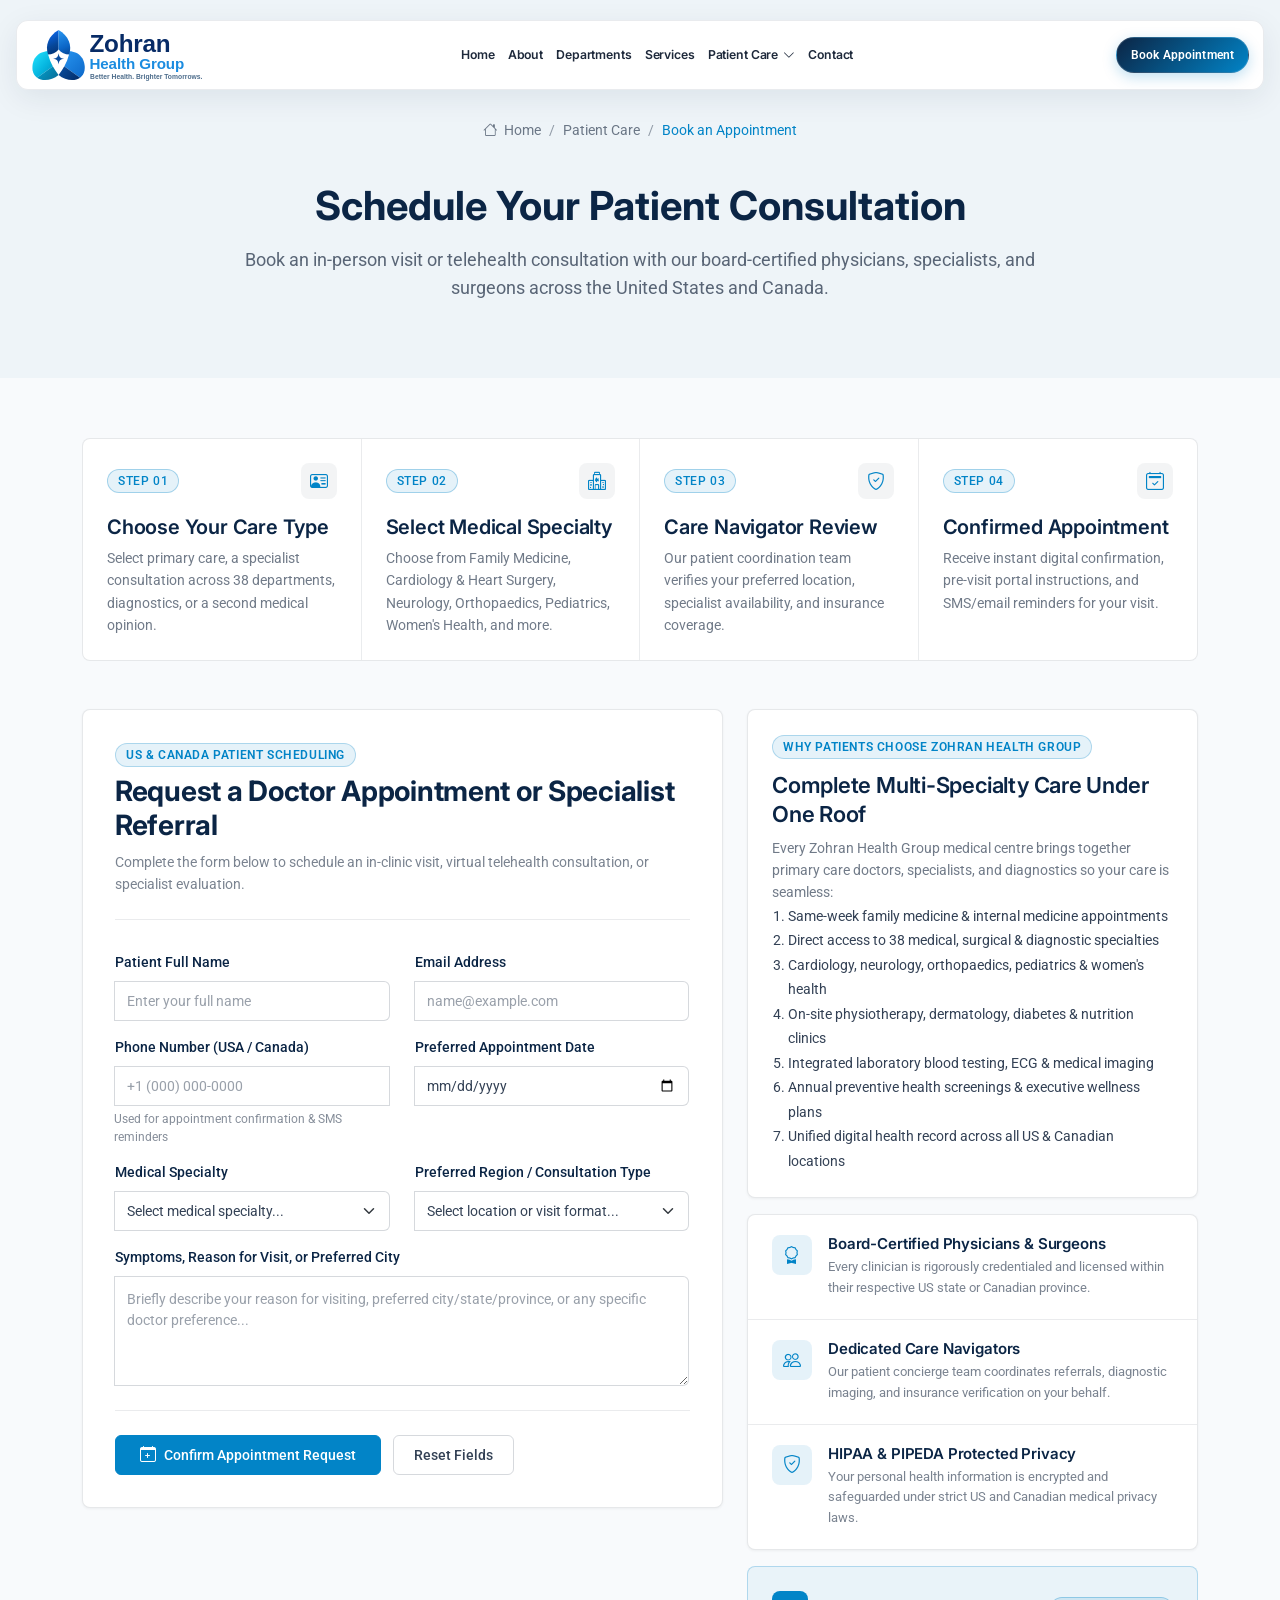
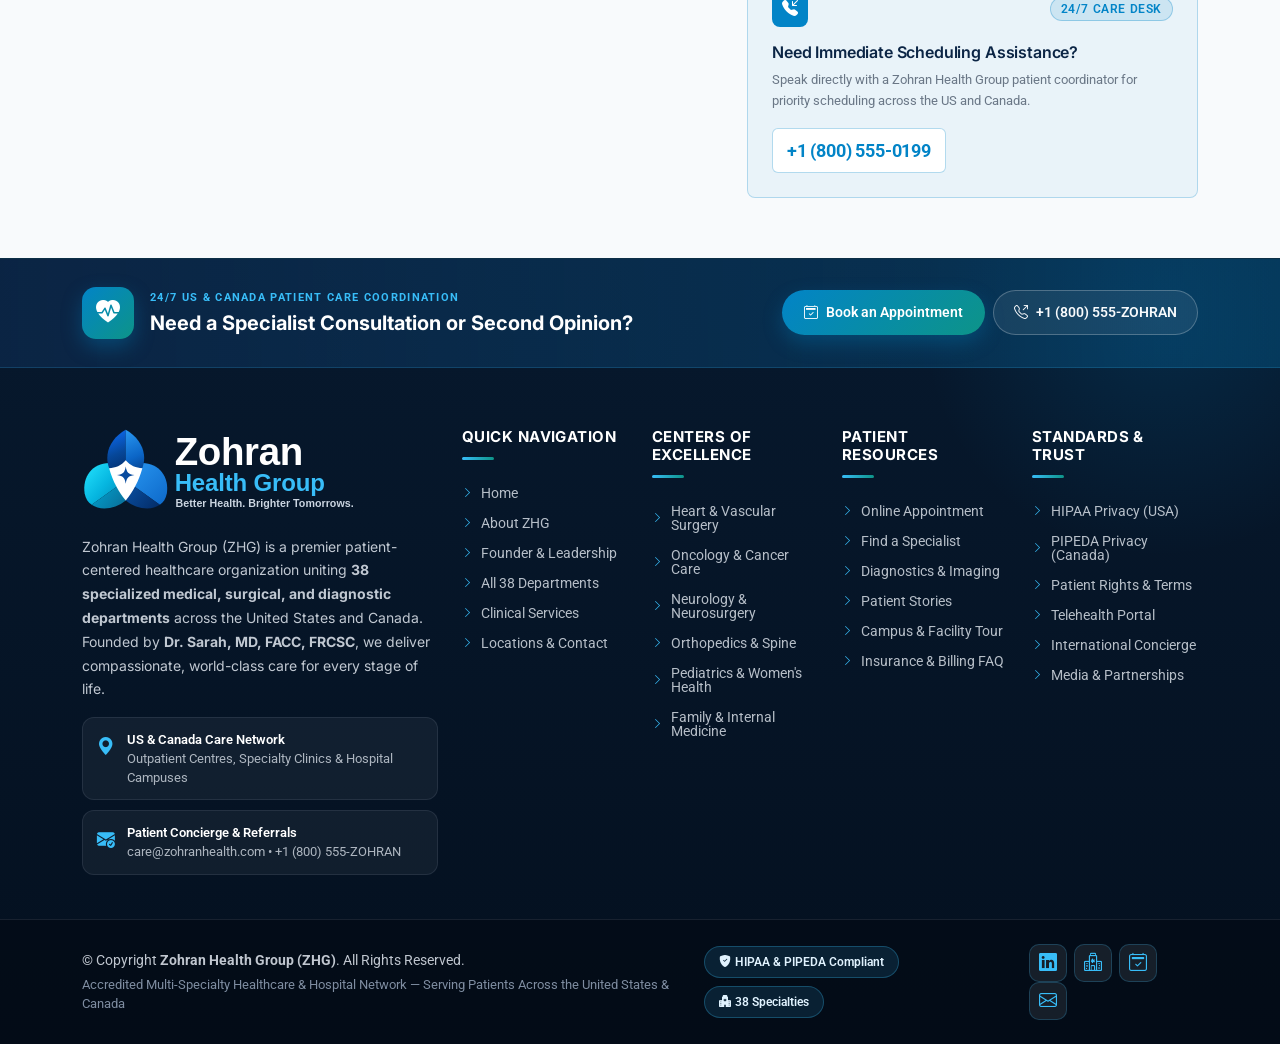
<file: appointment.html>
<!DOCTYPE html>
<html lang="en">

<head>
  <meta charset="utf-8">
  <meta content="width=device-width, initial-scale=1.0" name="viewport">
  <title>Book an Appointment | Zohran Health Group (USA &amp; Canada)</title>
  <meta name="description" content="Schedule an in-person or telehealth consultation with board-certified doctors across 38 medical specialties in the United States and Canada.">
  <meta name="keywords" content="Zohran Health Group, Book Appointment, Multi-Specialty Hospital Network, USA, Canada, Family Medicine, Cardiology, Neurology, Pediatrics, Telehealth">

  <!-- Favicons -->
  <link href="assets/img/logo-emblem.svg?v=8" rel="icon" type="image/svg+xml">
  <link href="assets/img/apple-touch-icon.png" rel="apple-touch-icon">

  <!-- Fonts -->
  <link href="https://fonts.googleapis.com" rel="preconnect">
  <link href="https://fonts.gstatic.com" rel="preconnect" crossorigin>
  <link href="https://fonts.googleapis.com/css2?family=Roboto:ital,wght@0,100;0,300;0,400;0,500;0,700;0,900;1,100;1,300;1,400;1,500;1,700;1,900&family=Inter:wght@100;200;300;400;500;600;700;800;900&display=swap" rel="stylesheet">

  <!-- Vendor CSS Files -->
  <link href="vendors/bootstrap/css/bootstrap.min.css" rel="stylesheet">
  <link href="vendors/bootstrap-icons/bootstrap-icons.css" rel="stylesheet">
  <link href="vendors/aos/aos.css" rel="stylesheet">
  <link href="vendors/swiper/swiper-bundle.min.css" rel="stylesheet">
  <link href="vendors/glightbox/css/glightbox.min.css" rel="stylesheet">
  <link href="vendors/fontawesome-free/css/all.min.css" rel="stylesheet">

  <!-- Main CSS File -->
  <link href="assets/css/main.css?v=8" rel="stylesheet">
</head>

<body class="appointment-page">

    <header id="header" class="header d-flex align-items-center fixed-top">
    <div class="header-container container-fluid container-xl position-relative d-flex align-items-center justify-content-between">

      <a href="index.html" class="logo d-flex align-items-center me-auto me-xl-0">
        <img src="assets/img/logo-dark.svg?v=7" alt="Zohran Health Group Logo">
      </a>

      <nav id="navmenu" class="navmenu">
        <ul>
          <li><a href="index.html">Home</a></li>
          <li><a href="about.html">About</a></li>
          <li><a href="departments.html">Departments</a></li>
          <li><a href="services.html">Services</a></li>
          <li class="dropdown"><a href="#"><span>Patient Care</span> <i class="bi bi-chevron-down toggle-dropdown"></i></a>
            <ul>
              <li><a href="appointment.html">Book an Appointment</a></li>
              <li><a href="index.html#find-a-doctor">Find a Specialist</a></li>
              <li><a href="department-details.html">Centers of Excellence</a></li>
              <li><a href="service-details.html">Diagnostic &amp; Surgical Care</a></li>
              <li><a href="testimonials.html">Patient Stories &amp; Outcomes</a></li>
              <li><a href="gallery.html">Facilities &amp; Campus Tour</a></li>
              <li><a href="faq.html">Patient &amp; Insurance FAQ</a></li>
            </ul>
          </li>
          <li><a href="contact.html">Contact</a></li>
        </ul>
        <i class="mobile-nav-toggle d-xl-none bi bi-list"></i>
      </nav>

      <a class="btn-getstarted" href="appointment.html">Book Appointment</a>

    </div>
  </header>

  <main class="main">

    <!-- Page Title -->
    <div class="page-title light-background">
      <div class="breadcrumbs">
        <nav aria-label="breadcrumb">
          <ol class="breadcrumb">
            <li class="breadcrumb-item"><a href="index.html"><i class="bi bi-house"></i> Home</a></li>
            <li class="breadcrumb-item"><a href="appointment.html">Patient Care</a></li>
            <li class="breadcrumb-item active current">Book an Appointment</li>
          </ol>
        </nav>
      </div>

      <div class="title-wrapper">
        <h1>Schedule Your Patient Consultation</h1>
        <p>Book an in-person visit or telehealth consultation with our board-certified physicians, specialists, and surgeons across the United States and Canada.</p>
      </div>
    </div><!-- End Page Title -->

    <!-- Appointment Section -->
    <section id="appointmnet" class="appointmnet section">

      <div class="container" data-aos="fade-up" data-aos-delay="100">

        <!-- Process Stepper -->
        <div class="process-stepper mb-5" data-aos="fade-up" data-aos-delay="100">
          <div class="row g-0">

            <div class="col-lg-3 col-md-6">
              <div class="step-card">
                <div class="step-head">
                  <span class="step-badge">Step 01</span>
                  <span class="step-icon"><i class="bi bi-person-vcard"></i></span>
                </div>
                <h5>Choose Your Care Type</h5>
                <p>Select primary care, a specialist consultation across 38 departments, diagnostics, or a second medical opinion.</p>
              </div>
            </div><!-- End Step -->

            <div class="col-lg-3 col-md-6">
              <div class="step-card">
                <div class="step-head">
                  <span class="step-badge">Step 02</span>
                  <span class="step-icon"><i class="bi bi-hospital"></i></span>
                </div>
                <h5>Select Medical Specialty</h5>
                <p>Choose from Family Medicine, Cardiology &amp; Heart Surgery, Neurology, Orthopaedics, Pediatrics, Women's Health, and more.</p>
              </div>
            </div><!-- End Step -->

            <div class="col-lg-3 col-md-6">
              <div class="step-card">
                <div class="step-head">
                  <span class="step-badge">Step 03</span>
                  <span class="step-icon"><i class="bi bi-shield-check"></i></span>
                </div>
                <h5>Care Navigator Review</h5>
                <p>Our patient coordination team verifies your preferred location, specialist availability, and insurance coverage.</p>
              </div>
            </div><!-- End Step -->

            <div class="col-lg-3 col-md-6">
              <div class="step-card">
                <div class="step-head">
                  <span class="step-badge">Step 04</span>
                  <span class="step-icon"><i class="bi bi-calendar2-check"></i></span>
                </div>
                <h5>Confirmed Appointment</h5>
                <p>Receive instant digital confirmation, pre-visit portal instructions, and SMS/email reminders for your visit.</p>
              </div>
            </div><!-- End Step -->

          </div>
        </div><!-- End Process Stepper -->

        <div class="row gy-4">

          <!-- Appointment Form -->
          <div class="col-lg-7">
            <div class="form-card" data-aos="fade-up" data-aos-delay="150">

              <div class="form-card-header">
                <span class="badge-label">US &amp; Canada Patient Scheduling</span>
                <h3>Request a Doctor Appointment or Specialist Referral</h3>
                <p class="form-card-desc">Complete the form below to schedule an in-clinic visit, virtual telehealth consultation, or specialist evaluation.</p>
              </div>

              <form action="forms/appointment.php" method="post" class="appointment-form php-email-form">
                <div class="row gy-3">

                  <div class="col-md-6">
                    <div class="input-group">
                      <label for="app-name">Patient Full Name</label>
                      <input type="text" name="name" id="app-name" class="form-control" placeholder="Enter your full name" required="">
                    </div>
                  </div>

                  <div class="col-md-6">
                    <div class="input-group">
                      <label for="app-email">Email Address</label>
                      <input type="email" name="email" id="app-email" class="form-control" placeholder="name@example.com" required="">
                    </div>
                  </div>

                  <div class="col-md-6">
                    <div class="input-group">
                      <label for="app-phone">Phone Number (USA / Canada)</label>
                      <input type="tel" name="phone" id="app-phone" class="form-control" placeholder="+1 (000) 000-0000" required="">
                      <span class="input-help">Used for appointment confirmation &amp; SMS reminders</span>
                    </div>
                  </div>

                  <div class="col-md-6">
                    <div class="input-group">
                      <label for="app-date">Preferred Appointment Date</label>
                      <input type="date" name="date" id="app-date" class="form-control" required="">
                    </div>
                  </div>

                  <div class="col-md-6">
                    <div class="input-group">
                      <label for="app-department">Medical Specialty</label>
                      <select name="department" id="app-department" class="form-select" required="">
                        <option value="">Select medical specialty...</option>
                        <optgroup label="Primary &amp; Outpatient Medicine">
                          <option value="family-medicine">Family Medicine &amp; Preventive Care</option>
                          <option value="internal-medicine">Internal Medicine</option>
                          <option value="pediatrics">Pediatrics &amp; Child Health</option>
                          <option value="womens-health">Obstetrics &amp; Gynecology (Women's Health)</option>
                          <option value="dermatology">Dermatology &amp; Skin Care</option>
                          <option value="diabetes-endocrinology">Diabetes &amp; Endocrinology</option>
                          <option value="dietary-nutrition">Dietary &amp; Clinical Nutrition</option>
                        </optgroup>
                        <optgroup label="Specialty, Surgical &amp; Diagnostic Care">
                          <option value="cardiology">Cardiology &amp; Heart Surgery Consultation</option>
                          <option value="neurology">Neurology &amp; Brain Health</option>
                          <option value="orthopaedics">Orthopaedics &amp; Joint Care</option>
                          <option value="physiotherapy">Physiotherapy &amp; Sports Rehabilitation</option>
                          <option value="gastroenterology">Gastroenterology</option>
                          <option value="oncology">Oncology &amp; Cancer Care</option>
                          <option value="ophthalmology-ent">Ophthalmology &amp; ENT</option>
                          <option value="diagnostics">Diagnostic Laboratory &amp; Medical Imaging</option>
                        </optgroup>
                      </select>
                    </div>
                  </div>

                  <div class="col-md-6">
                    <div class="input-group">
                      <label for="app-doctor">Preferred Region / Consultation Type</label>
                      <select name="doctor" id="app-doctor" class="form-select" required="">
                        <option value="">Select location or visit format...</option>
                        <option value="usa-clinic">United States — In-Person Clinic Visit</option>
                        <option value="canada-clinic">Canada — In-Person Clinic Visit</option>
                        <option value="telehealth">Virtual Telehealth Video Consultation</option>
                        <option value="second-opinion">Specialist Second Medical Opinion</option>
                        <option value="executive-health">Comprehensive Executive Health Check-Up</option>
                        <option value="partner-inquiry">Physician Affiliation / Healthcare Partnership</option>
                      </select>
                    </div>
                  </div>

                  <div class="col-12">
                    <div class="input-group">
                      <label for="app-message">Symptoms, Reason for Visit, or Preferred City</label>
                      <textarea class="form-control" name="message" id="app-message" rows="4" placeholder="Briefly describe your reason for visiting, preferred city/state/province, or any specific doctor preference..."></textarea>
                    </div>
                  </div>

                  <div class="col-12">
                    <div class="loading">Loading</div>
                    <div class="error-message"></div>
                    <div class="sent-message">Your appointment request has been received by Zohran Health Group. A patient care coordinator will contact you shortly!</div>

                    <div class="form-actions">
                      <button type="submit" class="btn btn-primary-action">
                        <i class="bi bi-calendar-plus"></i>
                        <span>Confirm Appointment Request</span>
                      </button>
                      <button type="reset" class="btn btn-ghost-action">Reset Fields</button>
                    </div>
                  </div>

                </div>
              </form>
            </div>
          </div><!-- End Appointment Form -->

          <!-- Patient Care Benefits & Support Info -->
          <div class="col-lg-5">
            <aside class="info-stack">

              <div class="info-panel" data-aos="fade-up" data-aos-delay="200">
                <span class="badge-label">Why Patients Choose Zohran Health Group</span>
                <h4>Complete Multi-Specialty Care Under One Roof</h4>
                <p>Every Zohran Health Group medical centre brings together primary care doctors, specialists, and diagnostics so your care is seamless:</p>
                <ol class="ps-3 mb-0 small" style="line-height: 1.75;">
                  <li>Same-week family medicine &amp; internal medicine appointments</li>
                  <li>Direct access to 38 medical, surgical &amp; diagnostic specialties</li>
                  <li>Cardiology, neurology, orthopaedics, pediatrics &amp; women's health</li>
                  <li>On-site physiotherapy, dermatology, diabetes &amp; nutrition clinics</li>
                  <li>Integrated laboratory blood testing, ECG &amp; medical imaging</li>
                  <li>Annual preventive health screenings &amp; executive wellness plans</li>
                  <li>Unified digital health record across all US &amp; Canadian locations</li>
                </ol>
              </div>

              <ul class="feature-list" data-aos="fade-up" data-aos-delay="250">

                <li class="feature-row">
                  <span class="feature-icon"><i class="bi bi-award"></i></span>
                  <div class="feature-body">
                    <h6>Board-Certified Physicians &amp; Surgeons</h6>
                    <p>Every clinician is rigorously credentialed and licensed within their respective US state or Canadian province.</p>
                  </div>
                </li><!-- End Feature -->

                <li class="feature-row">
                  <span class="feature-icon"><i class="bi bi-people"></i></span>
                  <div class="feature-body">
                    <h6>Dedicated Care Navigators</h6>
                    <p>Our patient concierge team coordinates referrals, diagnostic imaging, and insurance verification on your behalf.</p>
                  </div>
                </li><!-- End Feature -->

                <li class="feature-row">
                  <span class="feature-icon"><i class="bi bi-shield-check"></i></span>
                  <div class="feature-body">
                    <h6>HIPAA &amp; PIPEDA Protected Privacy</h6>
                    <p>Your personal health information is encrypted and safeguarded under strict US and Canadian medical privacy laws.</p>
                  </div>
                </li><!-- End Feature -->

              </ul>

              <div class="emergency-panel" data-aos="fade-up" data-aos-delay="300">
                <div class="emergency-head">
                  <span class="emergency-icon"><i class="bi bi-telephone-inbound-fill"></i></span>
                  <span class="emergency-tag">24/7 Care Desk</span>
                </div>
                <h6>Need Immediate Scheduling Assistance?</h6>
                <p>Speak directly with a Zohran Health Group patient coordinator for priority scheduling across the US and Canada.</p>
                <a href="tel:+18005550199" class="emergency-phone">+1 (800) 555-0199</a>
              </div>

            </aside>
          </div><!-- End Appointment Info -->

        </div>

      </div>

    </section><!-- /Appointment Section -->

  </main>

    <footer id="footer" class="footer dark-background zhg-luxury-footer">

    <!-- Top Executive Patient Care & Cross-Border Ribbon -->
    <div class="zhg-footer-ribbon">
      <div class="container">
        <div class="row align-items-center gy-3">
          <div class="col-lg-7">
            <div class="d-flex align-items-center gap-3">
              <div class="ribbon-icon">
                <i class="bi bi-heart-pulse-fill"></i>
              </div>
              <div>
                <span class="ribbon-eyebrow">24/7 US &amp; CANADA PATIENT CARE COORDINATION</span>
                <h3 class="ribbon-title mb-0">Need a Specialist Consultation or Second Opinion?</h3>
              </div>
            </div>
          </div>
          <div class="col-lg-5 text-lg-end">
            <div class="d-flex flex-wrap gap-2 justify-content-lg-end">
              <a href="appointment.html" class="zhg-footer-btn-primary">
                <i class="bi bi-calendar2-check me-2"></i>Book an Appointment
              </a>
              <a href="contact.html" class="zhg-footer-btn-outline">
                <i class="bi bi-telephone-outbound me-2"></i>+1 (800) 555-ZOHRAN
              </a>
            </div>
          </div>
        </div>
      </div>
    </div>

    <div class="footer-top">
      <div class="container">
        <div class="row gy-4">
          <div class="col-lg-4 col-md-12 footer-about">
            <a href="index.html" class="logo d-flex align-items-center">
              <img src="assets/img/logo-white.svg?v=7" alt="Zohran Health Group">
            </a>
            <p class="mt-3 mb-3" style="color: rgba(226, 232, 240, 0.85); line-height: 1.7;">
              Zohran Health Group (ZHG) is a premier patient-centered healthcare organization uniting <strong>38 specialized medical, surgical, and diagnostic departments</strong> across the United States and Canada. Founded by <strong>Dr. Sarah, MD, FACC, FRCSC</strong>, we deliver compassionate, world-class care for every stage of life.
            </p>
            <div class="zhg-footer-contact-cards">
              <div class="contact-pill">
                <i class="bi bi-geo-alt-fill"></i>
                <div>
                  <strong>US &amp; Canada Care Network</strong>
                  <span>Outpatient Centres, Specialty Clinics &amp; Hospital Campuses</span>
                </div>
              </div>
              <div class="contact-pill">
                <i class="bi bi-envelope-check-fill"></i>
                <div>
                  <strong>Patient Concierge &amp; Referrals</strong>
                  <span>care@zohranhealth.com • +1 (800) 555-ZOHRAN</span>
                </div>
              </div>
            </div>
          </div>

          <div class="col-lg-2 col-6 footer-links">
            <h4>Quick Navigation</h4>
            <ul>
              <li><i class="bi bi-chevron-right"></i> <a href="index.html">Home</a></li>
              <li><i class="bi bi-chevron-right"></i> <a href="about.html">About ZHG</a></li>
              <li><i class="bi bi-chevron-right"></i> <a href="about.html#doctors">Founder &amp; Leadership</a></li>
              <li><i class="bi bi-chevron-right"></i> <a href="departments.html">All 38 Departments</a></li>
              <li><i class="bi bi-chevron-right"></i> <a href="services.html">Clinical Services</a></li>
              <li><i class="bi bi-chevron-right"></i> <a href="contact.html">Locations &amp; Contact</a></li>
            </ul>
          </div>

          <div class="col-lg-2 col-6 footer-links">
            <h4>Centers of Excellence</h4>
            <ul>
              <li><i class="bi bi-chevron-right"></i> <a href="department-details.html">Heart &amp; Vascular Surgery</a></li>
              <li><i class="bi bi-chevron-right"></i> <a href="department-details.html">Oncology &amp; Cancer Care</a></li>
              <li><i class="bi bi-chevron-right"></i> <a href="department-details.html">Neurology &amp; Neurosurgery</a></li>
              <li><i class="bi bi-chevron-right"></i> <a href="department-details.html">Orthopedics &amp; Spine</a></li>
              <li><i class="bi bi-chevron-right"></i> <a href="department-details.html">Pediatrics &amp; Women's Health</a></li>
              <li><i class="bi bi-chevron-right"></i> <a href="department-details.html">Family &amp; Internal Medicine</a></li>
            </ul>
          </div>

          <div class="col-lg-2 col-6 footer-links">
            <h4>Patient Resources</h4>
            <ul>
              <li><i class="bi bi-chevron-right"></i> <a href="appointment.html">Online Appointment</a></li>
              <li><i class="bi bi-chevron-right"></i> <a href="index.html#find-a-doctor">Find a Specialist</a></li>
              <li><i class="bi bi-chevron-right"></i> <a href="service-details.html">Diagnostics &amp; Imaging</a></li>
              <li><i class="bi bi-chevron-right"></i> <a href="testimonials.html">Patient Stories</a></li>
              <li><i class="bi bi-chevron-right"></i> <a href="gallery.html">Campus &amp; Facility Tour</a></li>
              <li><i class="bi bi-chevron-right"></i> <a href="faq.html">Insurance &amp; Billing FAQ</a></li>
            </ul>
          </div>

          <div class="col-lg-2 col-6 footer-links">
            <h4>Standards &amp; Trust</h4>
            <ul>
              <li><i class="bi bi-chevron-right"></i> <a href="privacy.html">HIPAA Privacy (USA)</a></li>
              <li><i class="bi bi-chevron-right"></i> <a href="privacy.html">PIPEDA Privacy (Canada)</a></li>
              <li><i class="bi bi-chevron-right"></i> <a href="terms.html">Patient Rights &amp; Terms</a></li>
              <li><i class="bi bi-chevron-right"></i> <a href="appointment.html">Telehealth Portal</a></li>
              <li><i class="bi bi-chevron-right"></i> <a href="contact.html">International Concierge</a></li>
              <li><i class="bi bi-chevron-right"></i> <a href="contact.html">Media &amp; Partnerships</a></li>
            </ul>
          </div>

        </div>
      </div>
    </div>

    <div class="copyright">
      <div class="container d-flex flex-column flex-lg-row justify-content-center justify-content-lg-between align-items-center gap-3">

        <div class="d-flex flex-column align-items-center align-items-lg-start">
          <div>
            &copy; Copyright <strong><span>Zohran Health Group (ZHG)</span></strong>. All Rights Reserved.
          </div>
          <div class="credits">
            Accredited Multi-Specialty Healthcare &amp; Hospital Network — Serving Patients Across the United States &amp; Canada
          </div>
        </div>

        <div class="zhg-footer-badges d-flex flex-wrap align-items-center gap-2">
          <span class="trust-pill"><i class="bi bi-shield-fill-check me-1"></i> HIPAA &amp; PIPEDA Compliant</span>
          <span class="trust-pill"><i class="bi bi-hospital-fill me-1"></i> 38 Specialties</span>
        </div>

        <div class="social-links order-first order-lg-last mb-2 mb-lg-0">
          <a href="contact.html" aria-label="LinkedIn"><i class="bi bi-linkedin"></i></a>
          <a href="contact.html" aria-label="Hospital Network"><i class="bi bi-hospital"></i></a>
          <a href="appointment.html" aria-label="Schedule Appointment"><i class="bi bi-calendar2-check"></i></a>
          <a href="contact.html" aria-label="Email Patient Care"><i class="bi bi-envelope"></i></a>
        </div>

      </div>
    </div>

  </footer>

  <!-- Scroll Top -->
  <a href="#" id="scroll-top" class="scroll-top d-flex align-items-center justify-content-center"><i class="bi bi-arrow-up-short"></i></a>

  <!-- Vendor JS Files -->
  <script src="vendors/bootstrap/js/bootstrap.bundle.min.js"></script>
  <script src="vendors/php-email-form/validate.js"></script>
  <script src="vendors/aos/aos.js"></script>
  <script src="vendors/swiper/swiper-bundle.min.js"></script>
  <script src="vendors/glightbox/js/glightbox.min.js"></script>
  <script src="vendors/purecounter/purecounter_vanilla.js"></script>
  <script src="vendors/imagesloaded/imagesloaded.pkgd.min.js"></script>
  <script src="vendors/isotope-layout/isotope.pkgd.min.js"></script>

  <!-- Main JS File -->
  <script src="assets/js/main.js?v=8"></script>

</body>

</html>
</file>
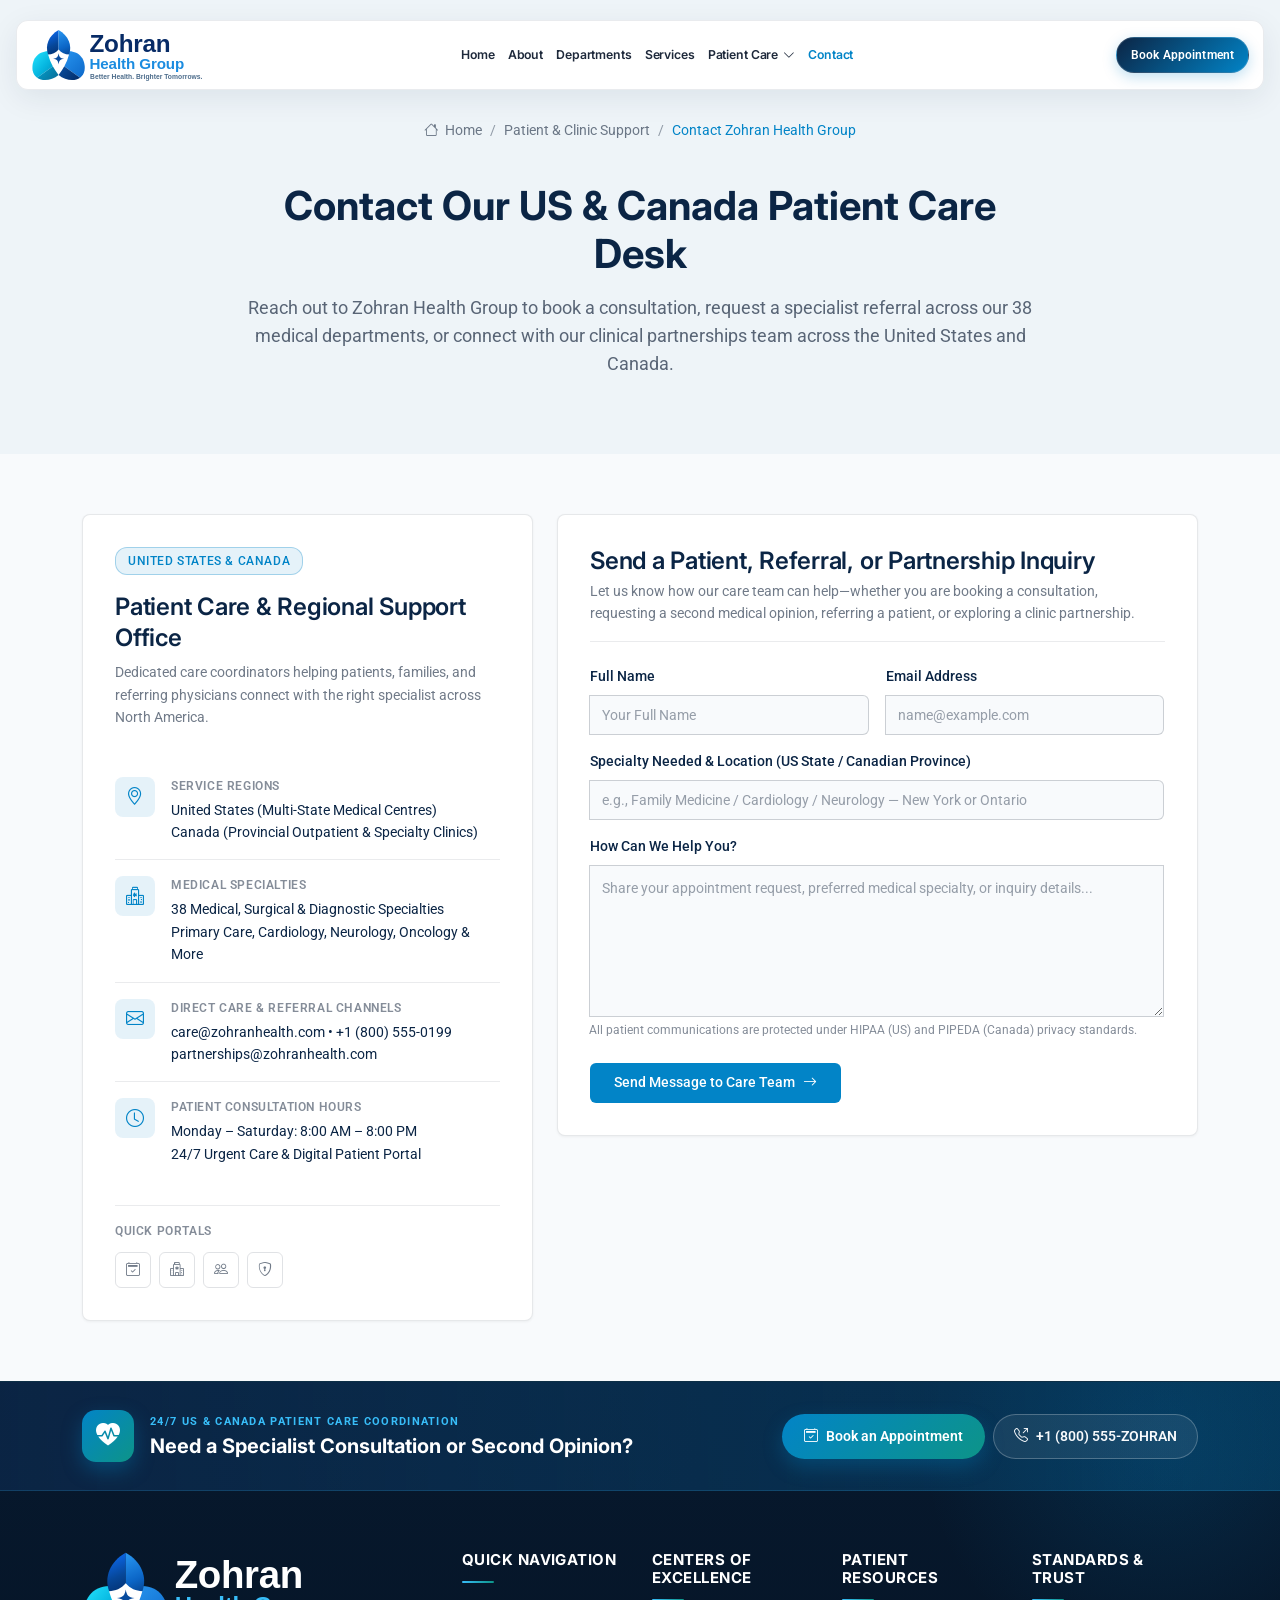
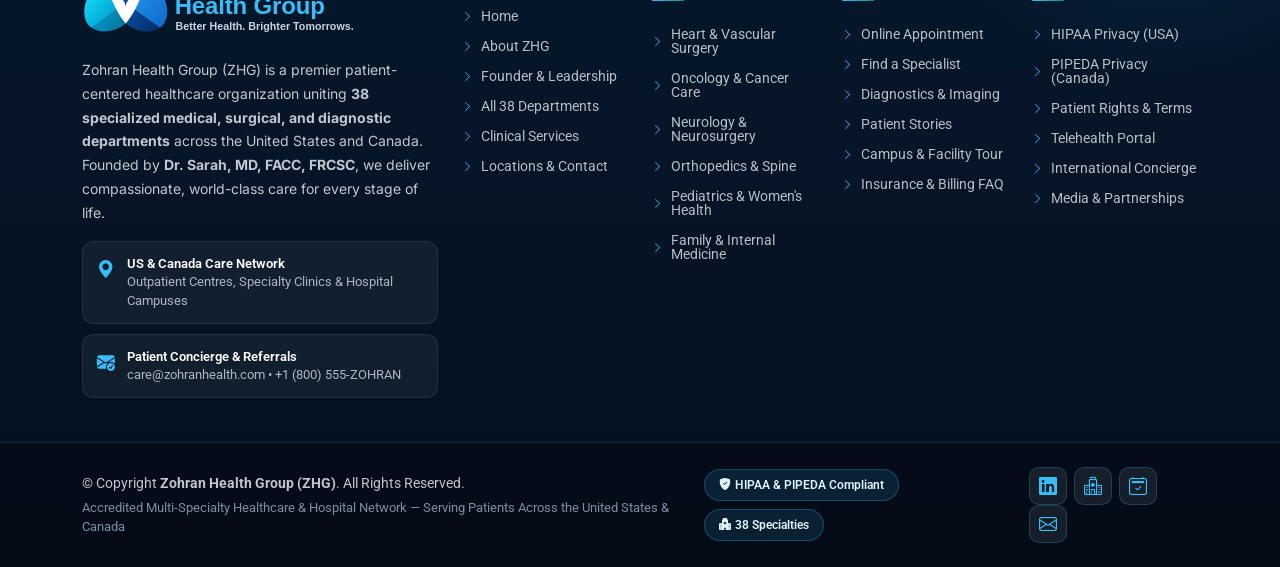
<file: contact.html>
<!DOCTYPE html>
<html lang="en">

<head>
  <meta charset="utf-8">
  <meta content="width=device-width, initial-scale=1.0" name="viewport">
  <title>Contact &amp; Patient Care Desk | Zohran Health Group (USA &amp; Canada)</title>
  <meta name="description" content="Contact Zohran Health Group for patient appointments, specialist referrals, physician affiliation, and healthcare inquiries across the United States and Canada.">
  <meta name="keywords" content="Zohran Health Group, Contact, Patient Care Desk, Multi-Specialty Hospital Network, USA, Canada, Book Appointment">

  <!-- Favicons -->
  <link href="assets/img/logo-emblem.svg?v=8" rel="icon" type="image/svg+xml">
  <link href="assets/img/apple-touch-icon.png" rel="apple-touch-icon">

  <!-- Fonts -->
  <link href="https://fonts.googleapis.com" rel="preconnect">
  <link href="https://fonts.gstatic.com" rel="preconnect" crossorigin>
  <link href="https://fonts.googleapis.com/css2?family=Roboto:ital,wght@0,100;0,300;0,400;0,500;0,700;0,900;1,100;1,300;1,400;1,500;1,700;1,900&family=Inter:wght@100;200;300;400;500;600;700;800;900&display=swap" rel="stylesheet">

  <!-- Vendor CSS Files -->
  <link href="vendors/bootstrap/css/bootstrap.min.css" rel="stylesheet">
  <link href="vendors/bootstrap-icons/bootstrap-icons.css" rel="stylesheet">
  <link href="vendors/aos/aos.css" rel="stylesheet">
  <link href="vendors/swiper/swiper-bundle.min.css" rel="stylesheet">
  <link href="vendors/glightbox/css/glightbox.min.css" rel="stylesheet">
  <link href="vendors/fontawesome-free/css/all.min.css" rel="stylesheet">

  <!-- Main CSS File -->
  <link href="assets/css/main.css?v=8" rel="stylesheet">
</head>

<body class="contact-page">

    <header id="header" class="header d-flex align-items-center fixed-top">
    <div class="header-container container-fluid container-xl position-relative d-flex align-items-center justify-content-between">

      <a href="index.html" class="logo d-flex align-items-center me-auto me-xl-0">
        <img src="assets/img/logo-dark.svg?v=7" alt="Zohran Health Group Logo">
      </a>

      <nav id="navmenu" class="navmenu">
        <ul>
          <li><a href="index.html">Home</a></li>
          <li><a href="about.html">About</a></li>
          <li><a href="departments.html">Departments</a></li>
          <li><a href="services.html">Services</a></li>
          <li class="dropdown"><a href="#"><span>Patient Care</span> <i class="bi bi-chevron-down toggle-dropdown"></i></a>
            <ul>
              <li><a href="appointment.html">Book an Appointment</a></li>
              <li><a href="index.html#find-a-doctor">Find a Specialist</a></li>
              <li><a href="department-details.html">Centers of Excellence</a></li>
              <li><a href="service-details.html">Diagnostic &amp; Surgical Care</a></li>
              <li><a href="testimonials.html">Patient Stories &amp; Outcomes</a></li>
              <li><a href="gallery.html">Facilities &amp; Campus Tour</a></li>
              <li><a href="faq.html">Patient &amp; Insurance FAQ</a></li>
            </ul>
          </li>
          <li><a href="contact.html" class="active">Contact</a></li>
        </ul>
        <i class="mobile-nav-toggle d-xl-none bi bi-list"></i>
      </nav>

      <a class="btn-getstarted" href="appointment.html">Book Appointment</a>

    </div>
  </header>

  <main class="main">

    <!-- Page Title -->
    <div class="page-title light-background">
      <div class="breadcrumbs">
        <nav aria-label="breadcrumb">
          <ol class="breadcrumb">
            <li class="breadcrumb-item"><a href="index.html"><i class="bi bi-house"></i> Home</a></li>
            <li class="breadcrumb-item"><a href="contact.html">Patient &amp; Clinic Support</a></li>
            <li class="breadcrumb-item active current">Contact Zohran Health Group</li>
          </ol>
        </nav>
      </div>

      <div class="title-wrapper">
        <h1>Contact Our US &amp; Canada Patient Care Desk</h1>
        <p>Reach out to Zohran Health Group to book a consultation, request a specialist referral across our 38 medical departments, or connect with our clinical partnerships team across the United States and Canada.</p>
      </div>
    </div><!-- End Page Title -->

    <!-- Contact Section -->
    <section id="contact" class="contact section">

      <div class="container" data-aos="fade-up" data-aos-delay="100">

        <div class="row g-4 contact-grid">
          <div class="col-lg-5">
            <div class="contact-panel" data-aos="fade-up" data-aos-delay="150">
              <div class="panel-header">
                <span class="badge-label">United States &amp; Canada</span>
                <h3 class="panel-title">Patient Care &amp; Regional Support Office</h3>
                <p class="panel-description">Dedicated care coordinators helping patients, families, and referring physicians connect with the right specialist across North America.</p>
              </div>

              <ul class="contact-list">
                <li class="contact-list-item">
                  <div class="item-icon"><i class="bi bi-geo-alt"></i></div>
                  <div class="item-content">
                    <span class="item-label">Service Regions</span>
                    <p class="item-value">United States (Multi-State Medical Centres)<br>Canada (Provincial Outpatient &amp; Specialty Clinics)</p>
                  </div>
                </li>
                <li class="contact-list-item">
                  <div class="item-icon"><i class="bi bi-hospital"></i></div>
                  <div class="item-content">
                    <span class="item-label">Medical Specialties</span>
                    <p class="item-value">38 Medical, Surgical &amp; Diagnostic Specialties<br>Primary Care, Cardiology, Neurology, Oncology &amp; More</p>
                  </div>
                </li>
                <li class="contact-list-item">
                  <div class="item-icon"><i class="bi bi-envelope"></i></div>
                  <div class="item-content">
                    <span class="item-label">Direct Care &amp; Referral Channels</span>
                    <p class="item-value">care@zohranhealth.com • +1 (800) 555-0199<br>partnerships@zohranhealth.com</p>
                  </div>
                </li>
                <li class="contact-list-item">
                  <div class="item-icon"><i class="bi bi-clock"></i></div>
                  <div class="item-content">
                    <span class="item-label">Patient Consultation Hours</span>
                    <p class="item-value">Monday – Saturday: 8:00 AM – 8:00 PM<br>24/7 Urgent Care &amp; Digital Patient Portal</p>
                  </div>
                </li>
              </ul>

              <div class="panel-footer">
                <span class="footer-label">Quick Portals</span>
                <div class="social-links">
                  <a href="appointment.html" aria-label="Appointments"><i class="bi bi-calendar2-check"></i></a>
                  <a href="departments.html" aria-label="Departments"><i class="bi bi-hospital"></i></a>
                  <a href="about.html#doctors" aria-label="Leadership"><i class="bi bi-people"></i></a>
                  <a href="privacy.html" aria-label="Privacy"><i class="bi bi-shield-lock"></i></a>
                </div>
              </div>
            </div><!-- End Contact Panel -->
          </div>

          <div class="col-lg-7">
            <div class="form-card" data-aos="fade-up" data-aos-delay="200">
              <div class="card-header">
                <h3 class="card-title">Send a Patient, Referral, or Partnership Inquiry</h3>
                <p class="card-description">Let us know how our care team can help—whether you are booking a consultation, requesting a second medical opinion, referring a patient, or exploring a clinic partnership.</p>
              </div>

              <form action="forms/contact.php" method="post" class="php-email-form">
                <div class="row g-3">
                  <div class="col-md-6">
                    <div class="input-group">
                      <label for="contact-name">Full Name</label>
                      <input type="text" id="contact-name" name="name" class="form-control" placeholder="Your Full Name" required="" autocomplete="name">
                    </div>
                  </div>
                  <div class="col-md-6">
                    <div class="input-group">
                      <label for="contact-email">Email Address</label>
                      <input type="email" id="contact-email" name="email" class="form-control" placeholder="name@example.com" required="" autocomplete="email">
                    </div>
                  </div>
                  <div class="col-md-12">
                    <div class="input-group">
                      <label for="contact-subject">Specialty Needed &amp; Location (US State / Canadian Province)</label>
                      <input type="text" id="contact-subject" name="subject" class="form-control" placeholder="e.g., Family Medicine / Cardiology / Neurology — New York or Ontario" required="">
                    </div>
                  </div>
                  <div class="col-md-12">
                    <div class="input-group">
                      <label for="contact-message">How Can We Help You?</label>
                      <textarea id="contact-message" name="message" class="form-control" rows="6" placeholder="Share your appointment request, preferred medical specialty, or inquiry details..." required=""></textarea>
                      <span class="input-description">All patient communications are protected under HIPAA (US) and PIPEDA (Canada) privacy standards.</span>
                    </div>
                  </div>
                  <div class="col-md-12">
                    <div class="loading">Loading</div>
                    <div class="error-message"></div>
                    <div class="sent-message">Your message has been sent to Zohran Health Group. A care coordinator will respond shortly!</div>
                    <button type="submit" class="submit-btn">Send Message to Care Team <i class="bi bi-arrow-right"></i></button>
                  </div>
                </div>
              </form>
            </div><!-- End Form Card -->
          </div>
        </div>

      </div>

    </section><!-- /Contact Section -->

  </main>

    <footer id="footer" class="footer dark-background zhg-luxury-footer">

    <!-- Top Executive Patient Care & Cross-Border Ribbon -->
    <div class="zhg-footer-ribbon">
      <div class="container">
        <div class="row align-items-center gy-3">
          <div class="col-lg-7">
            <div class="d-flex align-items-center gap-3">
              <div class="ribbon-icon">
                <i class="bi bi-heart-pulse-fill"></i>
              </div>
              <div>
                <span class="ribbon-eyebrow">24/7 US &amp; CANADA PATIENT CARE COORDINATION</span>
                <h3 class="ribbon-title mb-0">Need a Specialist Consultation or Second Opinion?</h3>
              </div>
            </div>
          </div>
          <div class="col-lg-5 text-lg-end">
            <div class="d-flex flex-wrap gap-2 justify-content-lg-end">
              <a href="appointment.html" class="zhg-footer-btn-primary">
                <i class="bi bi-calendar2-check me-2"></i>Book an Appointment
              </a>
              <a href="contact.html" class="zhg-footer-btn-outline">
                <i class="bi bi-telephone-outbound me-2"></i>+1 (800) 555-ZOHRAN
              </a>
            </div>
          </div>
        </div>
      </div>
    </div>

    <div class="footer-top">
      <div class="container">
        <div class="row gy-4">
          <div class="col-lg-4 col-md-12 footer-about">
            <a href="index.html" class="logo d-flex align-items-center">
              <img src="assets/img/logo-white.svg?v=7" alt="Zohran Health Group">
            </a>
            <p class="mt-3 mb-3" style="color: rgba(226, 232, 240, 0.85); line-height: 1.7;">
              Zohran Health Group (ZHG) is a premier patient-centered healthcare organization uniting <strong>38 specialized medical, surgical, and diagnostic departments</strong> across the United States and Canada. Founded by <strong>Dr. Sarah, MD, FACC, FRCSC</strong>, we deliver compassionate, world-class care for every stage of life.
            </p>
            <div class="zhg-footer-contact-cards">
              <div class="contact-pill">
                <i class="bi bi-geo-alt-fill"></i>
                <div>
                  <strong>US &amp; Canada Care Network</strong>
                  <span>Outpatient Centres, Specialty Clinics &amp; Hospital Campuses</span>
                </div>
              </div>
              <div class="contact-pill">
                <i class="bi bi-envelope-check-fill"></i>
                <div>
                  <strong>Patient Concierge &amp; Referrals</strong>
                  <span>care@zohranhealth.com • +1 (800) 555-ZOHRAN</span>
                </div>
              </div>
            </div>
          </div>

          <div class="col-lg-2 col-6 footer-links">
            <h4>Quick Navigation</h4>
            <ul>
              <li><i class="bi bi-chevron-right"></i> <a href="index.html">Home</a></li>
              <li><i class="bi bi-chevron-right"></i> <a href="about.html">About ZHG</a></li>
              <li><i class="bi bi-chevron-right"></i> <a href="about.html#doctors">Founder &amp; Leadership</a></li>
              <li><i class="bi bi-chevron-right"></i> <a href="departments.html">All 38 Departments</a></li>
              <li><i class="bi bi-chevron-right"></i> <a href="services.html">Clinical Services</a></li>
              <li><i class="bi bi-chevron-right"></i> <a href="contact.html">Locations &amp; Contact</a></li>
            </ul>
          </div>

          <div class="col-lg-2 col-6 footer-links">
            <h4>Centers of Excellence</h4>
            <ul>
              <li><i class="bi bi-chevron-right"></i> <a href="department-details.html">Heart &amp; Vascular Surgery</a></li>
              <li><i class="bi bi-chevron-right"></i> <a href="department-details.html">Oncology &amp; Cancer Care</a></li>
              <li><i class="bi bi-chevron-right"></i> <a href="department-details.html">Neurology &amp; Neurosurgery</a></li>
              <li><i class="bi bi-chevron-right"></i> <a href="department-details.html">Orthopedics &amp; Spine</a></li>
              <li><i class="bi bi-chevron-right"></i> <a href="department-details.html">Pediatrics &amp; Women's Health</a></li>
              <li><i class="bi bi-chevron-right"></i> <a href="department-details.html">Family &amp; Internal Medicine</a></li>
            </ul>
          </div>

          <div class="col-lg-2 col-6 footer-links">
            <h4>Patient Resources</h4>
            <ul>
              <li><i class="bi bi-chevron-right"></i> <a href="appointment.html">Online Appointment</a></li>
              <li><i class="bi bi-chevron-right"></i> <a href="index.html#find-a-doctor">Find a Specialist</a></li>
              <li><i class="bi bi-chevron-right"></i> <a href="service-details.html">Diagnostics &amp; Imaging</a></li>
              <li><i class="bi bi-chevron-right"></i> <a href="testimonials.html">Patient Stories</a></li>
              <li><i class="bi bi-chevron-right"></i> <a href="gallery.html">Campus &amp; Facility Tour</a></li>
              <li><i class="bi bi-chevron-right"></i> <a href="faq.html">Insurance &amp; Billing FAQ</a></li>
            </ul>
          </div>

          <div class="col-lg-2 col-6 footer-links">
            <h4>Standards &amp; Trust</h4>
            <ul>
              <li><i class="bi bi-chevron-right"></i> <a href="privacy.html">HIPAA Privacy (USA)</a></li>
              <li><i class="bi bi-chevron-right"></i> <a href="privacy.html">PIPEDA Privacy (Canada)</a></li>
              <li><i class="bi bi-chevron-right"></i> <a href="terms.html">Patient Rights &amp; Terms</a></li>
              <li><i class="bi bi-chevron-right"></i> <a href="appointment.html">Telehealth Portal</a></li>
              <li><i class="bi bi-chevron-right"></i> <a href="contact.html">International Concierge</a></li>
              <li><i class="bi bi-chevron-right"></i> <a href="contact.html">Media &amp; Partnerships</a></li>
            </ul>
          </div>

        </div>
      </div>
    </div>

    <div class="copyright">
      <div class="container d-flex flex-column flex-lg-row justify-content-center justify-content-lg-between align-items-center gap-3">

        <div class="d-flex flex-column align-items-center align-items-lg-start">
          <div>
            &copy; Copyright <strong><span>Zohran Health Group (ZHG)</span></strong>. All Rights Reserved.
          </div>
          <div class="credits">
            Accredited Multi-Specialty Healthcare &amp; Hospital Network — Serving Patients Across the United States &amp; Canada
          </div>
        </div>

        <div class="zhg-footer-badges d-flex flex-wrap align-items-center gap-2">
          <span class="trust-pill"><i class="bi bi-shield-fill-check me-1"></i> HIPAA &amp; PIPEDA Compliant</span>
          <span class="trust-pill"><i class="bi bi-hospital-fill me-1"></i> 38 Specialties</span>
        </div>

        <div class="social-links order-first order-lg-last mb-2 mb-lg-0">
          <a href="contact.html" aria-label="LinkedIn"><i class="bi bi-linkedin"></i></a>
          <a href="contact.html" aria-label="Hospital Network"><i class="bi bi-hospital"></i></a>
          <a href="appointment.html" aria-label="Schedule Appointment"><i class="bi bi-calendar2-check"></i></a>
          <a href="contact.html" aria-label="Email Patient Care"><i class="bi bi-envelope"></i></a>
        </div>

      </div>
    </div>

  </footer>

  <!-- Scroll Top -->
  <a href="#" id="scroll-top" class="scroll-top d-flex align-items-center justify-content-center"><i class="bi bi-arrow-up-short"></i></a>

  <!-- Vendor JS Files -->
  <script src="vendors/bootstrap/js/bootstrap.bundle.min.js"></script>
  <script src="vendors/php-email-form/validate.js"></script>
  <script src="vendors/aos/aos.js"></script>
  <script src="vendors/swiper/swiper-bundle.min.js"></script>
  <script src="vendors/glightbox/js/glightbox.min.js"></script>
  <script src="vendors/purecounter/purecounter_vanilla.js"></script>
  <script src="vendors/imagesloaded/imagesloaded.pkgd.min.js"></script>
  <script src="vendors/isotope-layout/isotope.pkgd.min.js"></script>

  <!-- Main JS File -->
  <script src="assets/js/main.js?v=8"></script>

</body>

</html>
</file>
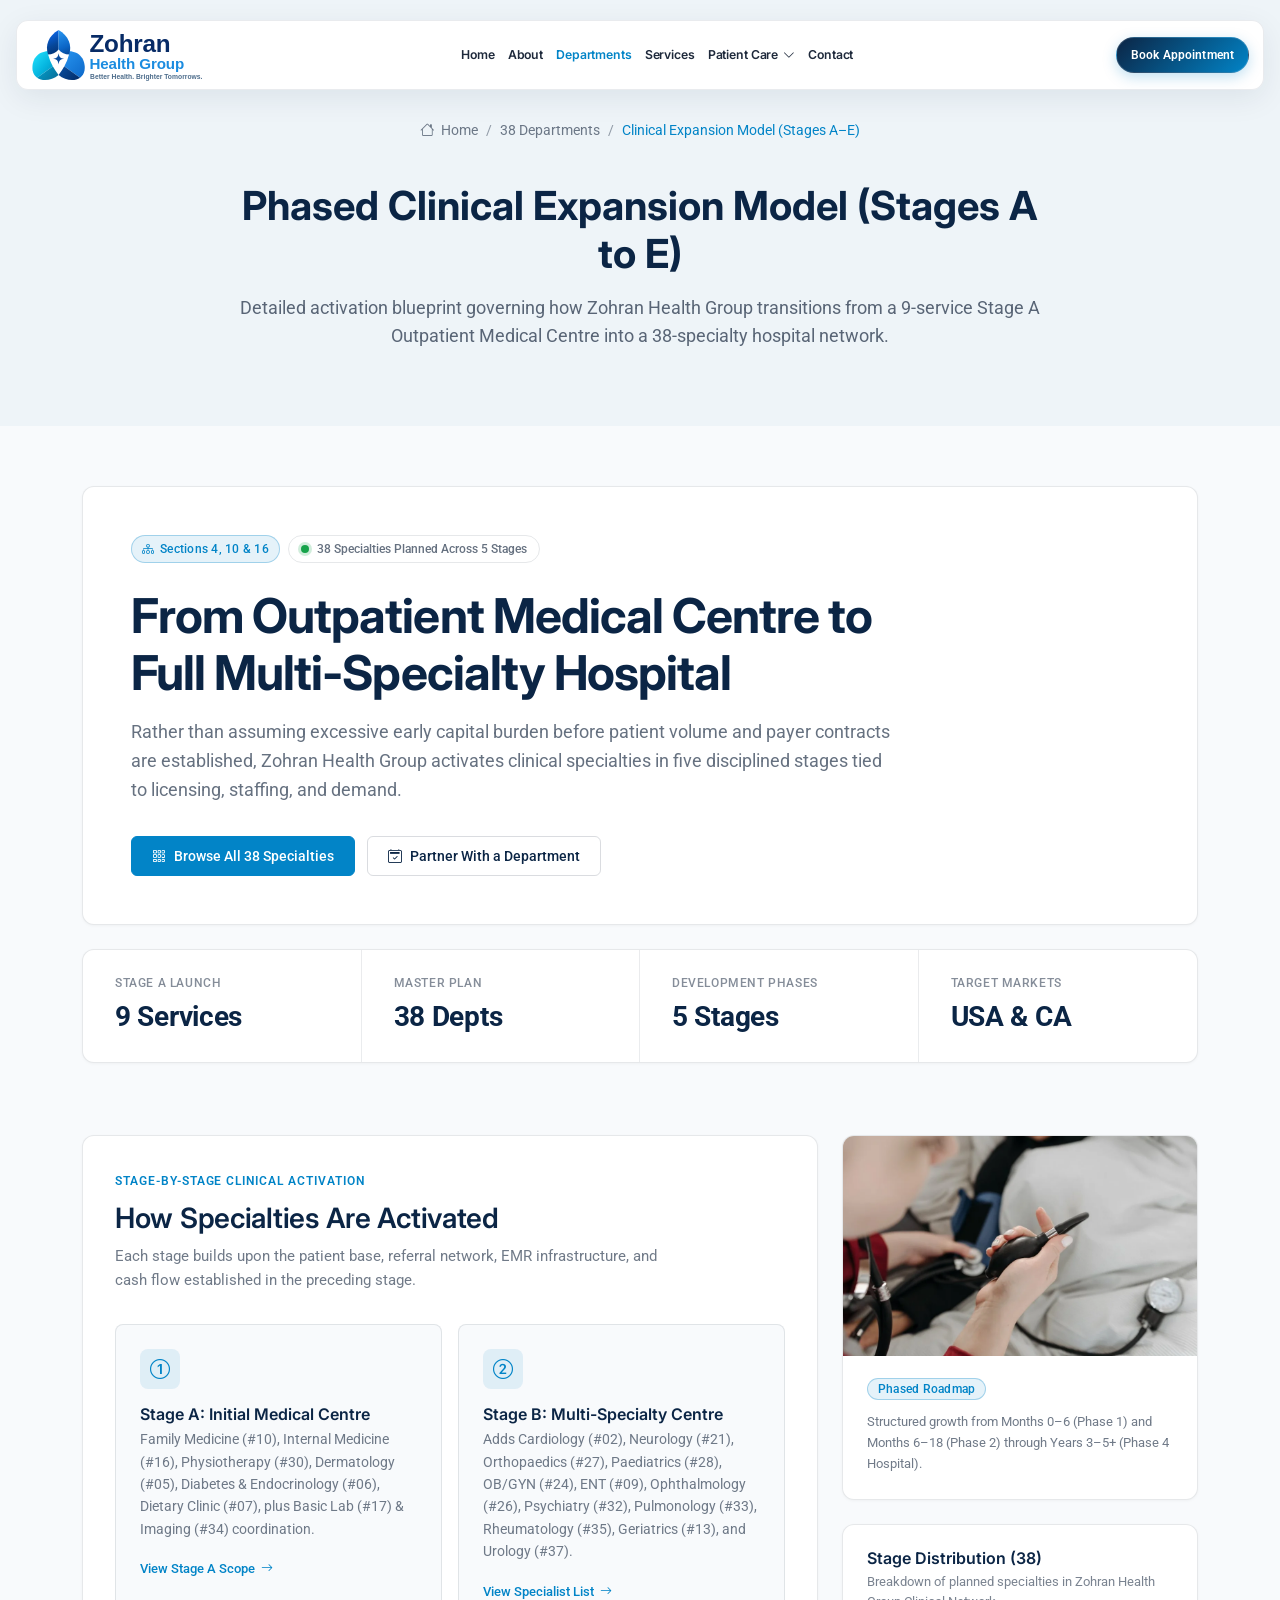
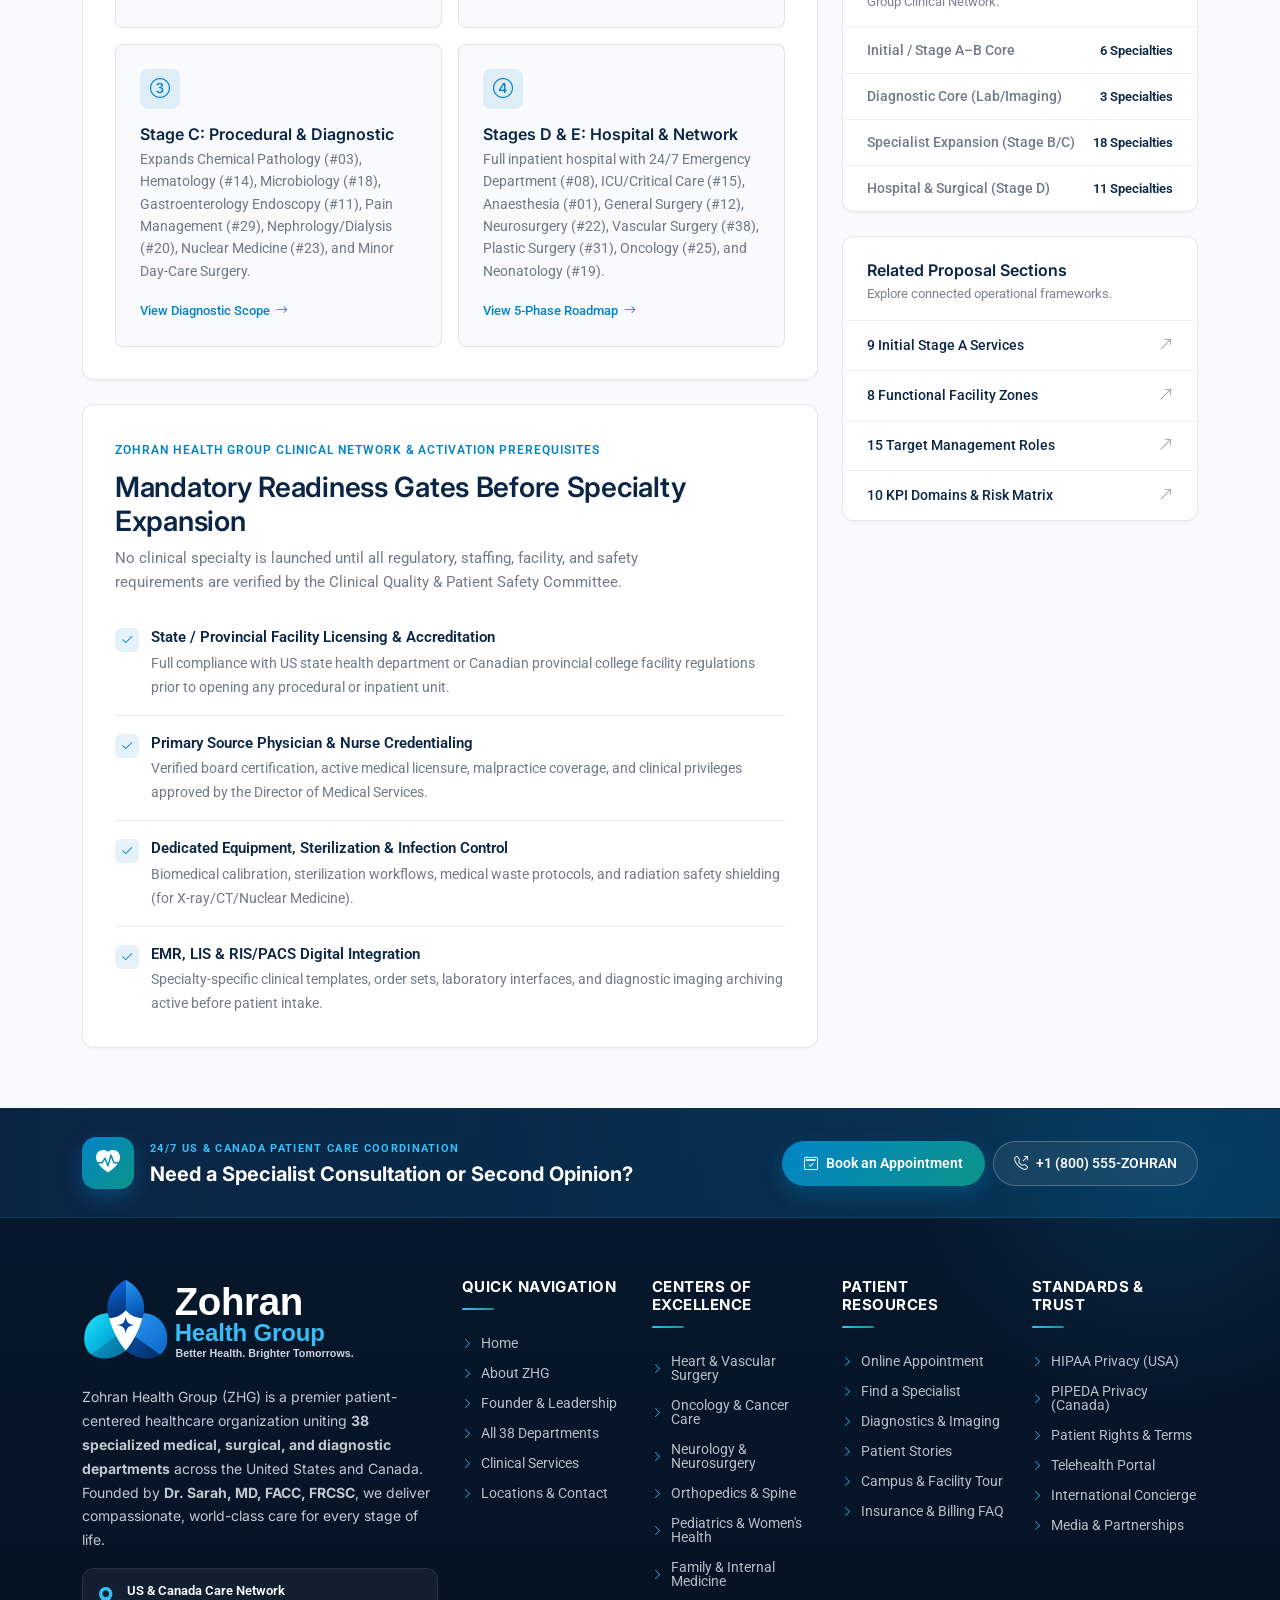
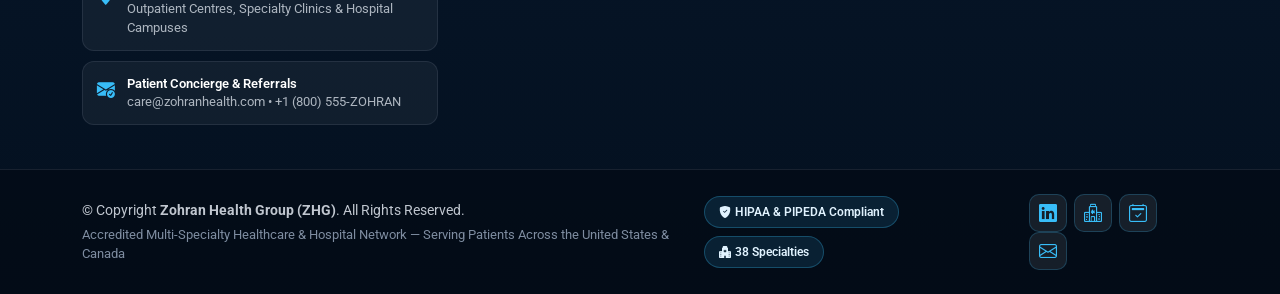
<file: department-details.html>
﻿<!DOCTYPE html>
<html lang="en">

<head>
  <meta charset="utf-8">
  <meta content="width=device-width, initial-scale=1.0" name="viewport">
  <title>Phased Clinical Expansion Model (Stages A-E) | Zohran Health Group (USA &amp; Canada)</title>
  <meta name="description" content="Detailed clinical activation criteria and stage-by-stage specialty progression from Outpatient Medical Centre to Full Hospital.">
  <meta name="keywords" content="Zohran Health Group, Medical Centre, Multi-Specialty Hospital Network, Healthcare Development, USA, Canada, Family Medicine, Internal Medicine, Clinical Governance">

  <!-- Favicons -->
  <link href="assets/img/logo-emblem.svg?v=8" rel="icon" type="image/svg+xml">
  <link href="assets/img/apple-touch-icon.png" rel="apple-touch-icon">

  <!-- Fonts -->
  <link href="https://fonts.googleapis.com" rel="preconnect">
  <link href="https://fonts.gstatic.com" rel="preconnect" crossorigin>
  <link href="https://fonts.googleapis.com/css2?family=Roboto:ital,wght@0,100;0,300;0,400;0,500;0,700;0,900;1,100;1,300;1,400;1,500;1,700;1,900&family=Inter:wght@100;200;300;400;500;600;700;800;900&display=swap" rel="stylesheet">

  <!-- Vendor CSS Files -->
  <link href="vendors/bootstrap/css/bootstrap.min.css" rel="stylesheet">
  <link href="vendors/bootstrap-icons/bootstrap-icons.css" rel="stylesheet">
  <link href="vendors/aos/aos.css" rel="stylesheet">
  <link href="vendors/swiper/swiper-bundle.min.css" rel="stylesheet">
  <link href="vendors/glightbox/css/glightbox.min.css" rel="stylesheet">
  <link href="vendors/fontawesome-free/css/all.min.css" rel="stylesheet">

  <!-- Main CSS File -->
  <link href="assets/css/main.css?v=8" rel="stylesheet">
</head>

<body class="department-details-page">

      <header id="header" class="header d-flex align-items-center fixed-top">
    <div class="header-container container-fluid container-xl position-relative d-flex align-items-center justify-content-between">

      <a href="index.html" class="logo d-flex align-items-center me-auto me-xl-0">
        <img src="assets/img/logo-dark.svg?v=7" alt="Zohran Health Group Logo">
      </a>

      <nav id="navmenu" class="navmenu">
        <ul>
          <li><a href="index.html">Home</a></li>
          <li><a href="about.html">About</a></li>
          <li><a href="departments.html" class="active">Departments</a></li>
          <li><a href="services.html">Services</a></li>
          <li class="dropdown"><a href="#"><span>Patient Care</span> <i class="bi bi-chevron-down toggle-dropdown"></i></a>
            <ul>
              <li><a href="appointment.html">Book an Appointment</a></li>
              <li><a href="index.html#find-a-doctor">Find a Specialist</a></li>
              <li><a href="department-details.html">Centers of Excellence</a></li>
              <li><a href="service-details.html">Diagnostic &amp; Surgical Care</a></li>
              <li><a href="testimonials.html">Patient Stories &amp; Outcomes</a></li>
              <li><a href="gallery.html">Facilities &amp; Campus Tour</a></li>
              <li><a href="faq.html">Patient &amp; Insurance FAQ</a></li>
            </ul>
          </li>
          <li><a href="contact.html">Contact</a></li>
        </ul>
        <i class="mobile-nav-toggle d-xl-none bi bi-list"></i>
      </nav>

      <a class="btn-getstarted" href="appointment.html">Book Appointment</a>

    </div>
  </header>

  <main class="main">

    <!-- Page Title -->
    <div class="page-title light-background">
      <div class="breadcrumbs">
        <nav aria-label="breadcrumb">
          <ol class="breadcrumb">
            <li class="breadcrumb-item"><a href="index.html"><i class="bi bi-house"></i> Home</a></li>
            <li class="breadcrumb-item"><a href="departments.html">38 Departments</a></li>
            <li class="breadcrumb-item active current">Clinical Expansion Model (Stages A–E)</li>
          </ol>
        </nav>
      </div>

      <div class="title-wrapper">
        <h1>Phased Clinical Expansion Model (Stages A to E)</h1>
        <p>Detailed activation blueprint governing how Zohran Health Group transitions from a 9-service Stage A Outpatient Medical Centre into a 38-specialty hospital network.</p>
      </div>
    </div><!-- End Page Title -->

    <!-- Department Details Section -->
    <section id="department-details" class="department-details section">

      <div class="container" data-aos="fade-up" data-aos-delay="100">

        <div class="department-card" data-aos="fade-up" data-aos-delay="150">
          <div class="department-card-header">
            <div class="header-meta">
              <span class="badge">
                <i class="bi bi-diagram-3"></i>
                <span>Sections 4, 10 &amp; 16</span>
              </span>
              <span class="status-pill">
                <span class="status-dot"></span>
                38 Specialties Planned Across 5 Stages
              </span>
            </div>
            <h1 class="department-title">From Outpatient Medical Centre to Full Multi-Specialty Hospital</h1>
            <p class="department-lead">Rather than assuming excessive early capital burden before patient volume and payer contracts are established, Zohran Health Group activates clinical specialties in five disciplined stages tied to licensing, staffing, and demand.</p>
            <div class="header-actions">
              <a href="departments.html" class="btn-primary">
                <i class="bi bi-grid-3x3-gap"></i>
                <span>Browse All 38 Specialties</span>
              </a>
              <a href="appointment.html" class="btn-ghost">
                <i class="bi bi-calendar2-check"></i>
                <span>Partner With a Department</span>
              </a>
            </div>
          </div>
        </div><!-- End Department Card -->

        <div class="stats-strip" data-aos="fade-up" data-aos-delay="200">
          <div class="row g-0">
            <div class="col-6 col-md-3">
              <div class="stat-cell">
                <span class="stat-label">Stage A Launch</span>
                <span class="stat-value">9 Services</span>
              </div>
            </div>
            <div class="col-6 col-md-3">
              <div class="stat-cell">
                <span class="stat-label">Master Plan</span>
                <span class="stat-value">38 Depts</span>
              </div>
            </div>
            <div class="col-6 col-md-3">
              <div class="stat-cell">
                <span class="stat-label">Development Phases</span>
                <span class="stat-value">5 Stages</span>
              </div>
            </div>
            <div class="col-6 col-md-3">
              <div class="stat-cell">
                <span class="stat-label">Target Markets</span>
                <span class="stat-value">USA &amp; CA</span>
              </div>
            </div>
          </div>
        </div><!-- End Stats Strip -->

        <div class="row g-4 main-grid">

          <div class="col-lg-8">

            <div class="section-block" data-aos="fade-up" data-aos-delay="150">
              <div class="block-header">
                <span class="eyebrow">Stage-by-Stage Clinical Activation</span>
                <h2>How Specialties Are Activated</h2>
                <p>Each stage builds upon the patient base, referral network, EMR infrastructure, and cash flow established in the preceding stage.</p>
              </div>

              <div class="row g-3 service-grid">
                <div class="col-md-6">
                  <article class="service-card">
                    <div class="service-icon"><i class="bi bi-1-circle"></i></div>
                    <h3>Stage A: Initial Medical Centre</h3>
                    <p>Family Medicine (#10), Internal Medicine (#16), Physiotherapy (#30), Dermatology (#05), Diabetes &amp; Endocrinology (#06), Dietary Clinic (#07), plus Basic Lab (#17) &amp; Imaging (#34) coordination.</p>
                    <a href="services.html" class="service-link">View Stage A Scope <i class="bi bi-arrow-right"></i></a>
                  </article>
                </div>
                <div class="col-md-6">
                  <article class="service-card">
                    <div class="service-icon"><i class="bi bi-2-circle"></i></div>
                    <h3>Stage B: Multi-Specialty Centre</h3>
                    <p>Adds Cardiology (#02), Neurology (#21), Orthopaedics (#27), Paediatrics (#28), OB/GYN (#24), ENT (#09), Ophthalmology (#26), Psychiatry (#32), Pulmonology (#33), Rheumatology (#35), Geriatrics (#13), and Urology (#37).</p>
                    <a href="departments.html" class="service-link">View Specialist List <i class="bi bi-arrow-right"></i></a>
                  </article>
                </div>
                <div class="col-md-6">
                  <article class="service-card">
                    <div class="service-icon"><i class="bi bi-3-circle"></i></div>
                    <h3>Stage C: Procedural &amp; Diagnostic</h3>
                    <p>Expands Chemical Pathology (#03), Hematology (#14), Microbiology (#18), Gastroenterology Endoscopy (#11), Pain Management (#29), Nephrology/Dialysis (#20), Nuclear Medicine (#23), and Minor Day-Care Surgery.</p>
                    <a href="departments.html" class="service-link">View Diagnostic Scope <i class="bi bi-arrow-right"></i></a>
                  </article>
                </div>
                <div class="col-md-6">
                  <article class="service-card">
                    <div class="service-icon"><i class="bi bi-4-circle"></i></div>
                    <h3>Stages D &amp; E: Hospital &amp; Network</h3>
                    <p>Full inpatient hospital with 24/7 Emergency Department (#08), ICU/Critical Care (#15), Anaesthesia (#01), General Surgery (#12), Neurosurgery (#22), Vascular Surgery (#38), Plastic Surgery (#31), Oncology (#25), and Neonatology (#19).</p>
                    <a href="about.html" class="service-link">View 5-Phase Roadmap <i class="bi bi-arrow-right"></i></a>
                  </article>
                </div>
              </div>
            </div><!-- End Services Block -->

            <div class="section-block" data-aos="fade-up" data-aos-delay="200">
              <div class="block-header">
                <span class="eyebrow">Zohran Health Group Clinical Network &amp; Activation Prerequisites</span>
                <h2>Mandatory Readiness Gates Before Specialty Expansion</h2>
                <p>No clinical specialty is launched until all regulatory, staffing, facility, and safety requirements are verified by the Clinical Quality &amp; Patient Safety Committee.</p>
              </div>

              <ul class="feature-list">
                <li>
                  <i class="bi bi-check2"></i>
                  <div>
                    <strong>State / Provincial Facility Licensing &amp; Accreditation</strong>
                    <span>Full compliance with US state health department or Canadian provincial college facility regulations prior to opening any procedural or inpatient unit.</span>
                  </div>
                </li>
                <li>
                  <i class="bi bi-check2"></i>
                  <div>
                    <strong>Primary Source Physician &amp; Nurse Credentialing</strong>
                    <span>Verified board certification, active medical licensure, malpractice coverage, and clinical privileges approved by the Director of Medical Services.</span>
                  </div>
                </li>
                <li>
                  <i class="bi bi-check2"></i>
                  <div>
                    <strong>Dedicated Equipment, Sterilization &amp; Infection Control</strong>
                    <span>Biomedical calibration, sterilization workflows, medical waste protocols, and radiation safety shielding (for X-ray/CT/Nuclear Medicine).</span>
                  </div>
                </li>
                <li>
                  <i class="bi bi-check2"></i>
                  <div>
                    <strong>EMR, LIS &amp; RIS/PACS Digital Integration</strong>
                    <span>Specialty-specific clinical templates, order sets, laboratory interfaces, and diagnostic imaging archiving active before patient intake.</span>
                  </div>
                </li>
              </ul>
            </div><!-- End Trust Block -->

          </div><!-- End Main Column -->

          <div class="col-lg-4">

            <aside class="sidebar-stack" data-aos="fade-up" data-aos-delay="250">

              <div class="side-card visual-card">
                <img src="assets/img/health/cardiology-3.webp" alt="Zohran Health Group Clinical Expansion" class="img-fluid" loading="lazy">
                <div class="visual-meta">
                  <span class="badge">Phased Roadmap</span>
                  <p>Structured growth from Months 0–6 (Phase 1) and Months 6–18 (Phase 2) through Years 3–5+ (Phase 4 Hospital).</p>
                </div>
              </div><!-- End Visual Card -->

              <div class="side-card">
                <div class="side-card-header">
                  <h3>Stage Distribution (38)</h3>
                  <p>Breakdown of planned specialties in Zohran Health Group Clinical Network.</p>
                </div>
                <ul class="hours-list">
                  <li>
                    <span>Initial / Stage A–B Core</span>
                    <span>6 Specialties</span>
                  </li>
                  <li>
                    <span>Diagnostic Core (Lab/Imaging)</span>
                    <span>3 Specialties</span>
                  </li>
                  <li>
                    <span>Specialist Expansion (Stage B/C)</span>
                    <span>18 Specialties</span>
                  </li>
                  <li>
                    <span>Hospital &amp; Surgical (Stage D)</span>
                    <span>11 Specialties</span>
                  </li>
                </ul>
              </div><!-- End Hours Card -->

              <div class="side-card">
                <div class="side-card-header">
                  <h3>Related Proposal Sections</h3>
                  <p>Explore connected operational frameworks.</p>
                </div>
                <ul class="link-list">
                  <li>
                    <a href="services.html">
                      <span>9 Initial Stage A Services</span>
                      <i class="bi bi-arrow-up-right"></i>
                    </a>
                  </li>
                  <li>
                    <a href="gallery.html">
                      <span>8 Functional Facility Zones</span>
                      <i class="bi bi-arrow-up-right"></i>
                    </a>
                  </li>
                  <li>
                    <a href="about.html#doctors">
                      <span>15 Target Management Roles</span>
                      <i class="bi bi-arrow-up-right"></i>
                    </a>
                  </li>
                  <li>
                    <a href="testimonials.html">
                      <span>10 KPI Domains &amp; Risk Matrix</span>
                      <i class="bi bi-arrow-up-right"></i>
                    </a>
                  </li>
                </ul>
              </div><!-- End Links Card -->

            </aside>

          </div><!-- End Sidebar -->

        </div><!-- End Main Grid -->

      </div>

    </section><!-- /Department Details Section -->

  </main>

      <footer id="footer" class="footer dark-background zhg-luxury-footer">

    <!-- Top Executive Patient Care & Cross-Border Ribbon -->
    <div class="zhg-footer-ribbon">
      <div class="container">
        <div class="row align-items-center gy-3">
          <div class="col-lg-7">
            <div class="d-flex align-items-center gap-3">
              <div class="ribbon-icon">
                <i class="bi bi-heart-pulse-fill"></i>
              </div>
              <div>
                <span class="ribbon-eyebrow">24/7 US &amp; CANADA PATIENT CARE COORDINATION</span>
                <h3 class="ribbon-title mb-0">Need a Specialist Consultation or Second Opinion?</h3>
              </div>
            </div>
          </div>
          <div class="col-lg-5 text-lg-end">
            <div class="d-flex flex-wrap gap-2 justify-content-lg-end">
              <a href="appointment.html" class="zhg-footer-btn-primary">
                <i class="bi bi-calendar2-check me-2"></i>Book an Appointment
              </a>
              <a href="contact.html" class="zhg-footer-btn-outline">
                <i class="bi bi-telephone-outbound me-2"></i>+1 (800) 555-ZOHRAN
              </a>
            </div>
          </div>
        </div>
      </div>
    </div>

    <div class="footer-top">
      <div class="container">
        <div class="row gy-4">
          <div class="col-lg-4 col-md-12 footer-about">
            <a href="index.html" class="logo d-flex align-items-center">
              <img src="assets/img/logo-white.svg?v=7" alt="Zohran Health Group">
            </a>
            <p class="mt-3 mb-3" style="color: rgba(226, 232, 240, 0.85); line-height: 1.7;">
              Zohran Health Group (ZHG) is a premier patient-centered healthcare organization uniting <strong>38 specialized medical, surgical, and diagnostic departments</strong> across the United States and Canada. Founded by <strong>Dr. Sarah, MD, FACC, FRCSC</strong>, we deliver compassionate, world-class care for every stage of life.
            </p>
            <div class="zhg-footer-contact-cards">
              <div class="contact-pill">
                <i class="bi bi-geo-alt-fill"></i>
                <div>
                  <strong>US &amp; Canada Care Network</strong>
                  <span>Outpatient Centres, Specialty Clinics &amp; Hospital Campuses</span>
                </div>
              </div>
              <div class="contact-pill">
                <i class="bi bi-envelope-check-fill"></i>
                <div>
                  <strong>Patient Concierge &amp; Referrals</strong>
                  <span>care@zohranhealth.com • +1 (800) 555-ZOHRAN</span>
                </div>
              </div>
            </div>
          </div>

          <div class="col-lg-2 col-6 footer-links">
            <h4>Quick Navigation</h4>
            <ul>
              <li><i class="bi bi-chevron-right"></i> <a href="index.html">Home</a></li>
              <li><i class="bi bi-chevron-right"></i> <a href="about.html">About ZHG</a></li>
              <li><i class="bi bi-chevron-right"></i> <a href="about.html#doctors">Founder &amp; Leadership</a></li>
              <li><i class="bi bi-chevron-right"></i> <a href="departments.html">All 38 Departments</a></li>
              <li><i class="bi bi-chevron-right"></i> <a href="services.html">Clinical Services</a></li>
              <li><i class="bi bi-chevron-right"></i> <a href="contact.html">Locations &amp; Contact</a></li>
            </ul>
          </div>

          <div class="col-lg-2 col-6 footer-links">
            <h4>Centers of Excellence</h4>
            <ul>
              <li><i class="bi bi-chevron-right"></i> <a href="department-details.html">Heart &amp; Vascular Surgery</a></li>
              <li><i class="bi bi-chevron-right"></i> <a href="department-details.html">Oncology &amp; Cancer Care</a></li>
              <li><i class="bi bi-chevron-right"></i> <a href="department-details.html">Neurology &amp; Neurosurgery</a></li>
              <li><i class="bi bi-chevron-right"></i> <a href="department-details.html">Orthopedics &amp; Spine</a></li>
              <li><i class="bi bi-chevron-right"></i> <a href="department-details.html">Pediatrics &amp; Women's Health</a></li>
              <li><i class="bi bi-chevron-right"></i> <a href="department-details.html">Family &amp; Internal Medicine</a></li>
            </ul>
          </div>

          <div class="col-lg-2 col-6 footer-links">
            <h4>Patient Resources</h4>
            <ul>
              <li><i class="bi bi-chevron-right"></i> <a href="appointment.html">Online Appointment</a></li>
              <li><i class="bi bi-chevron-right"></i> <a href="index.html#find-a-doctor">Find a Specialist</a></li>
              <li><i class="bi bi-chevron-right"></i> <a href="service-details.html">Diagnostics &amp; Imaging</a></li>
              <li><i class="bi bi-chevron-right"></i> <a href="testimonials.html">Patient Stories</a></li>
              <li><i class="bi bi-chevron-right"></i> <a href="gallery.html">Campus &amp; Facility Tour</a></li>
              <li><i class="bi bi-chevron-right"></i> <a href="faq.html">Insurance &amp; Billing FAQ</a></li>
            </ul>
          </div>

          <div class="col-lg-2 col-6 footer-links">
            <h4>Standards &amp; Trust</h4>
            <ul>
              <li><i class="bi bi-chevron-right"></i> <a href="privacy.html">HIPAA Privacy (USA)</a></li>
              <li><i class="bi bi-chevron-right"></i> <a href="privacy.html">PIPEDA Privacy (Canada)</a></li>
              <li><i class="bi bi-chevron-right"></i> <a href="terms.html">Patient Rights &amp; Terms</a></li>
              <li><i class="bi bi-chevron-right"></i> <a href="appointment.html">Telehealth Portal</a></li>
              <li><i class="bi bi-chevron-right"></i> <a href="contact.html">International Concierge</a></li>
              <li><i class="bi bi-chevron-right"></i> <a href="contact.html">Media &amp; Partnerships</a></li>
            </ul>
          </div>

        </div>
      </div>
    </div>

    <div class="copyright">
      <div class="container d-flex flex-column flex-lg-row justify-content-center justify-content-lg-between align-items-center gap-3">

        <div class="d-flex flex-column align-items-center align-items-lg-start">
          <div>
            &copy; Copyright <strong><span>Zohran Health Group (ZHG)</span></strong>. All Rights Reserved.
          </div>
          <div class="credits">
            Accredited Multi-Specialty Healthcare &amp; Hospital Network — Serving Patients Across the United States &amp; Canada
          </div>
        </div>

        <div class="zhg-footer-badges d-flex flex-wrap align-items-center gap-2">
          <span class="trust-pill"><i class="bi bi-shield-fill-check me-1"></i> HIPAA &amp; PIPEDA Compliant</span>
          <span class="trust-pill"><i class="bi bi-hospital-fill me-1"></i> 38 Specialties</span>
        </div>

        <div class="social-links order-first order-lg-last mb-2 mb-lg-0">
          <a href="contact.html" aria-label="LinkedIn"><i class="bi bi-linkedin"></i></a>
          <a href="contact.html" aria-label="Hospital Network"><i class="bi bi-hospital"></i></a>
          <a href="appointment.html" aria-label="Schedule Appointment"><i class="bi bi-calendar2-check"></i></a>
          <a href="contact.html" aria-label="Email Patient Care"><i class="bi bi-envelope"></i></a>
        </div>

      </div>
    </div>

  </footer>

  <!-- Scroll Top -->
  <a href="#" id="scroll-top" class="scroll-top d-flex align-items-center justify-content-center"><i class="bi bi-arrow-up-short"></i></a>

  <!-- Vendor JS Files -->
  <script src="vendors/bootstrap/js/bootstrap.bundle.min.js"></script>
  <script src="vendors/php-email-form/validate.js"></script>
  <script src="vendors/aos/aos.js"></script>
  <script src="vendors/swiper/swiper-bundle.min.js"></script>
  <script src="vendors/glightbox/js/glightbox.min.js"></script>
  <script src="vendors/purecounter/purecounter_vanilla.js"></script>
  <script src="vendors/imagesloaded/imagesloaded.pkgd.min.js"></script>
  <script src="vendors/isotope-layout/isotope.pkgd.min.js"></script>

  <!-- Main JS File -->
  <script src="assets/js/main.js?v=8"></script>

</body>

</html>
</file>
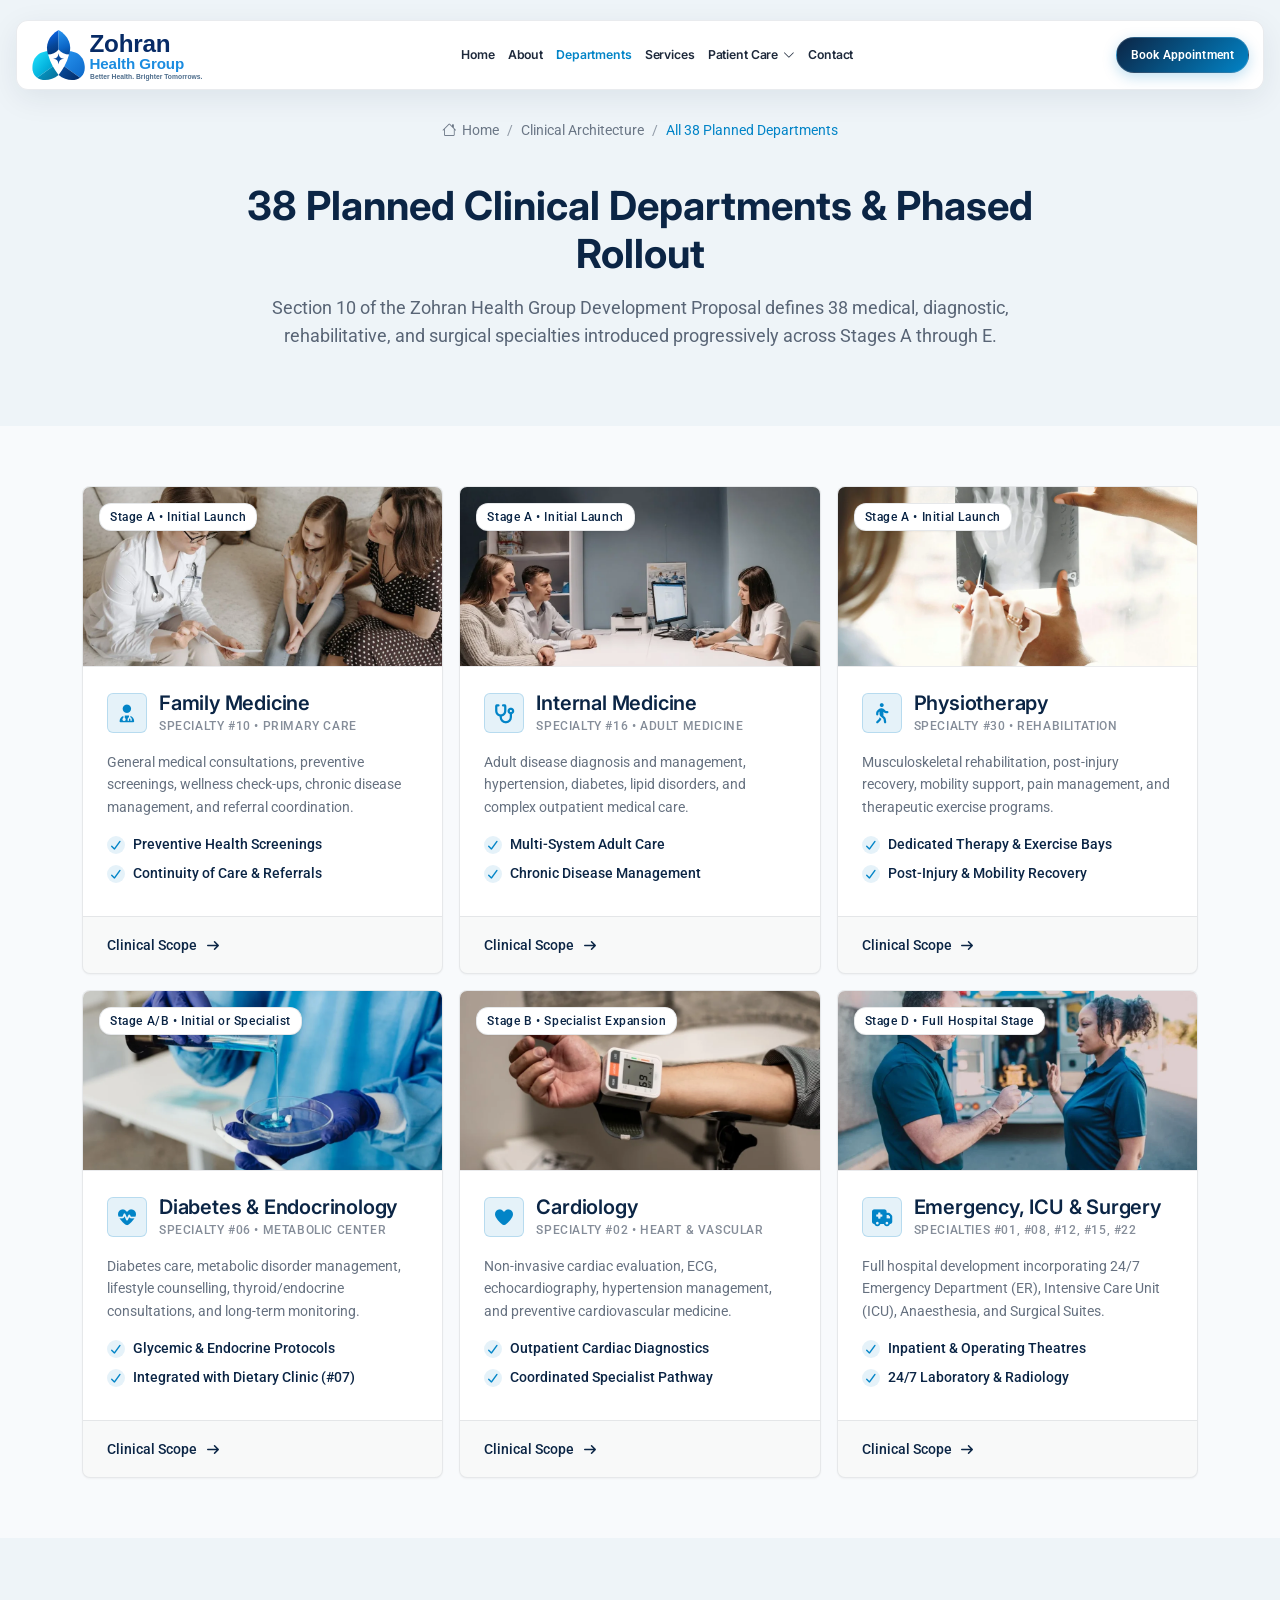
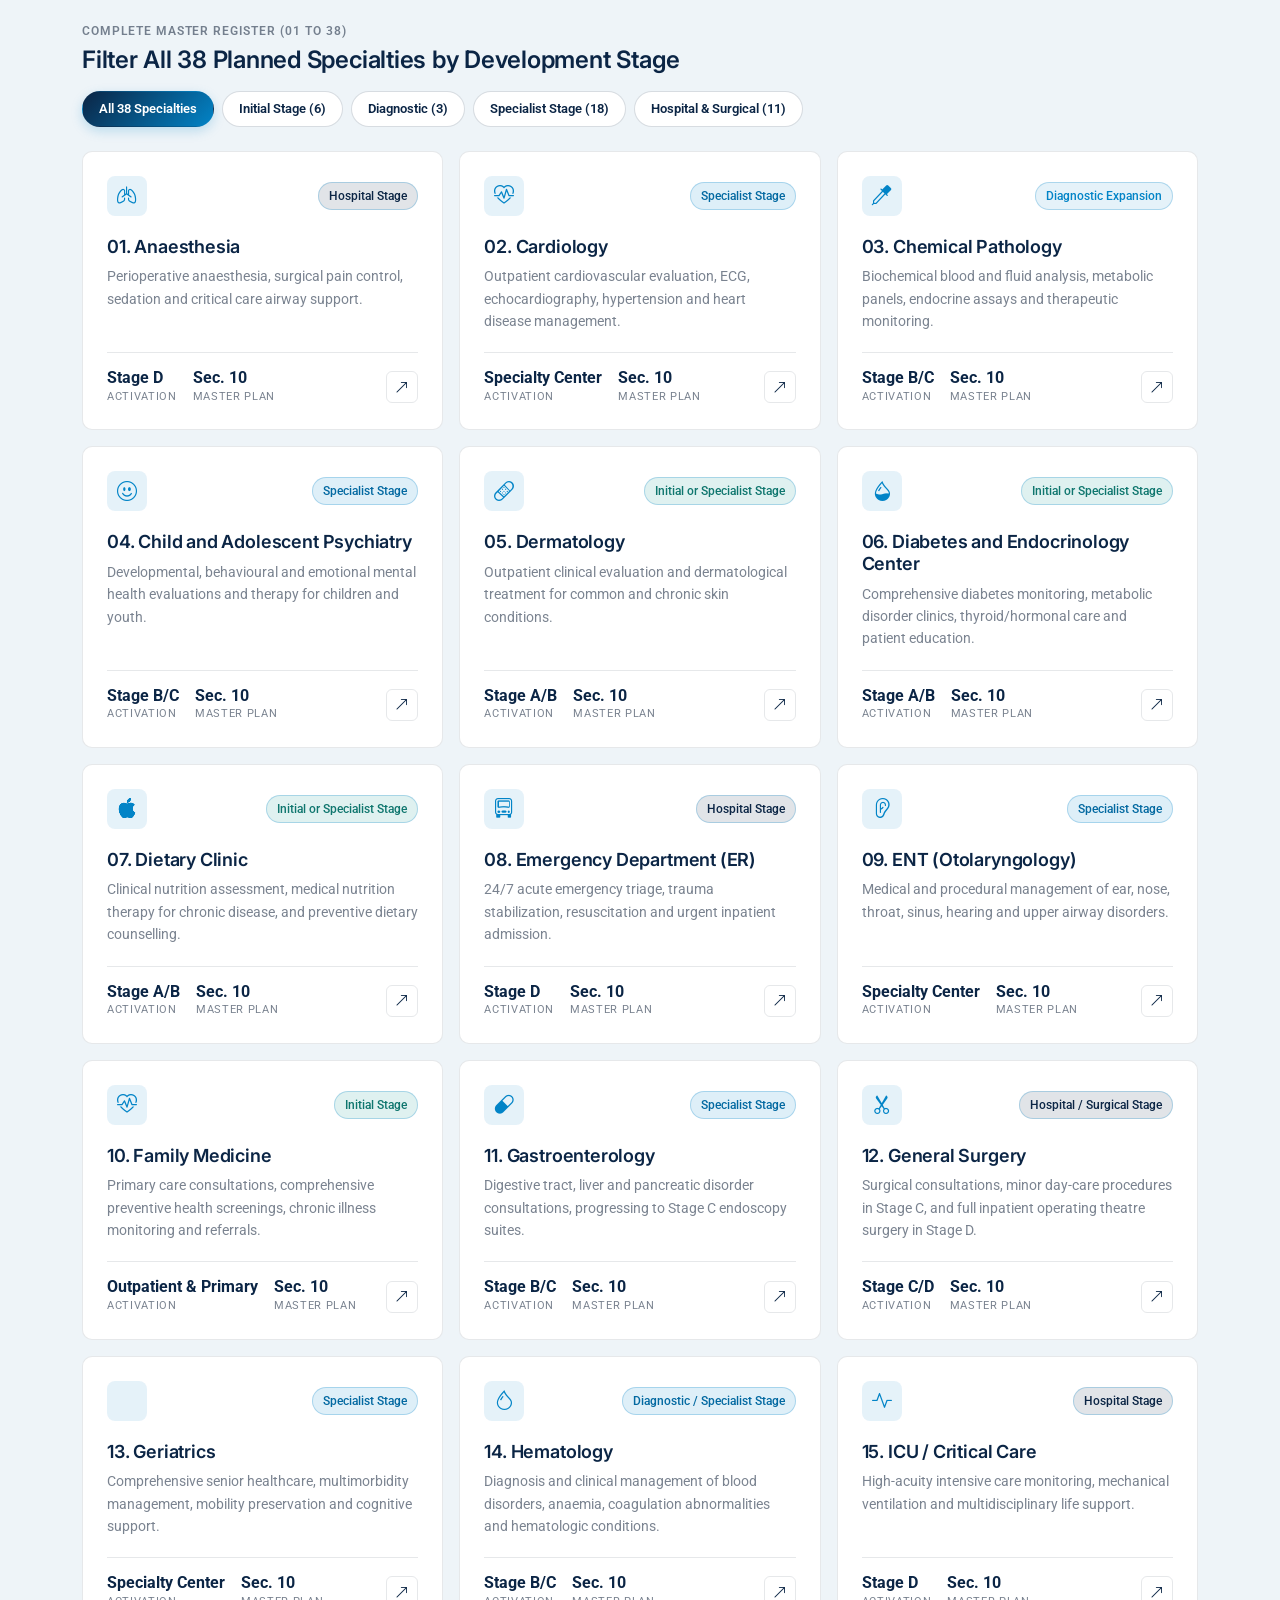
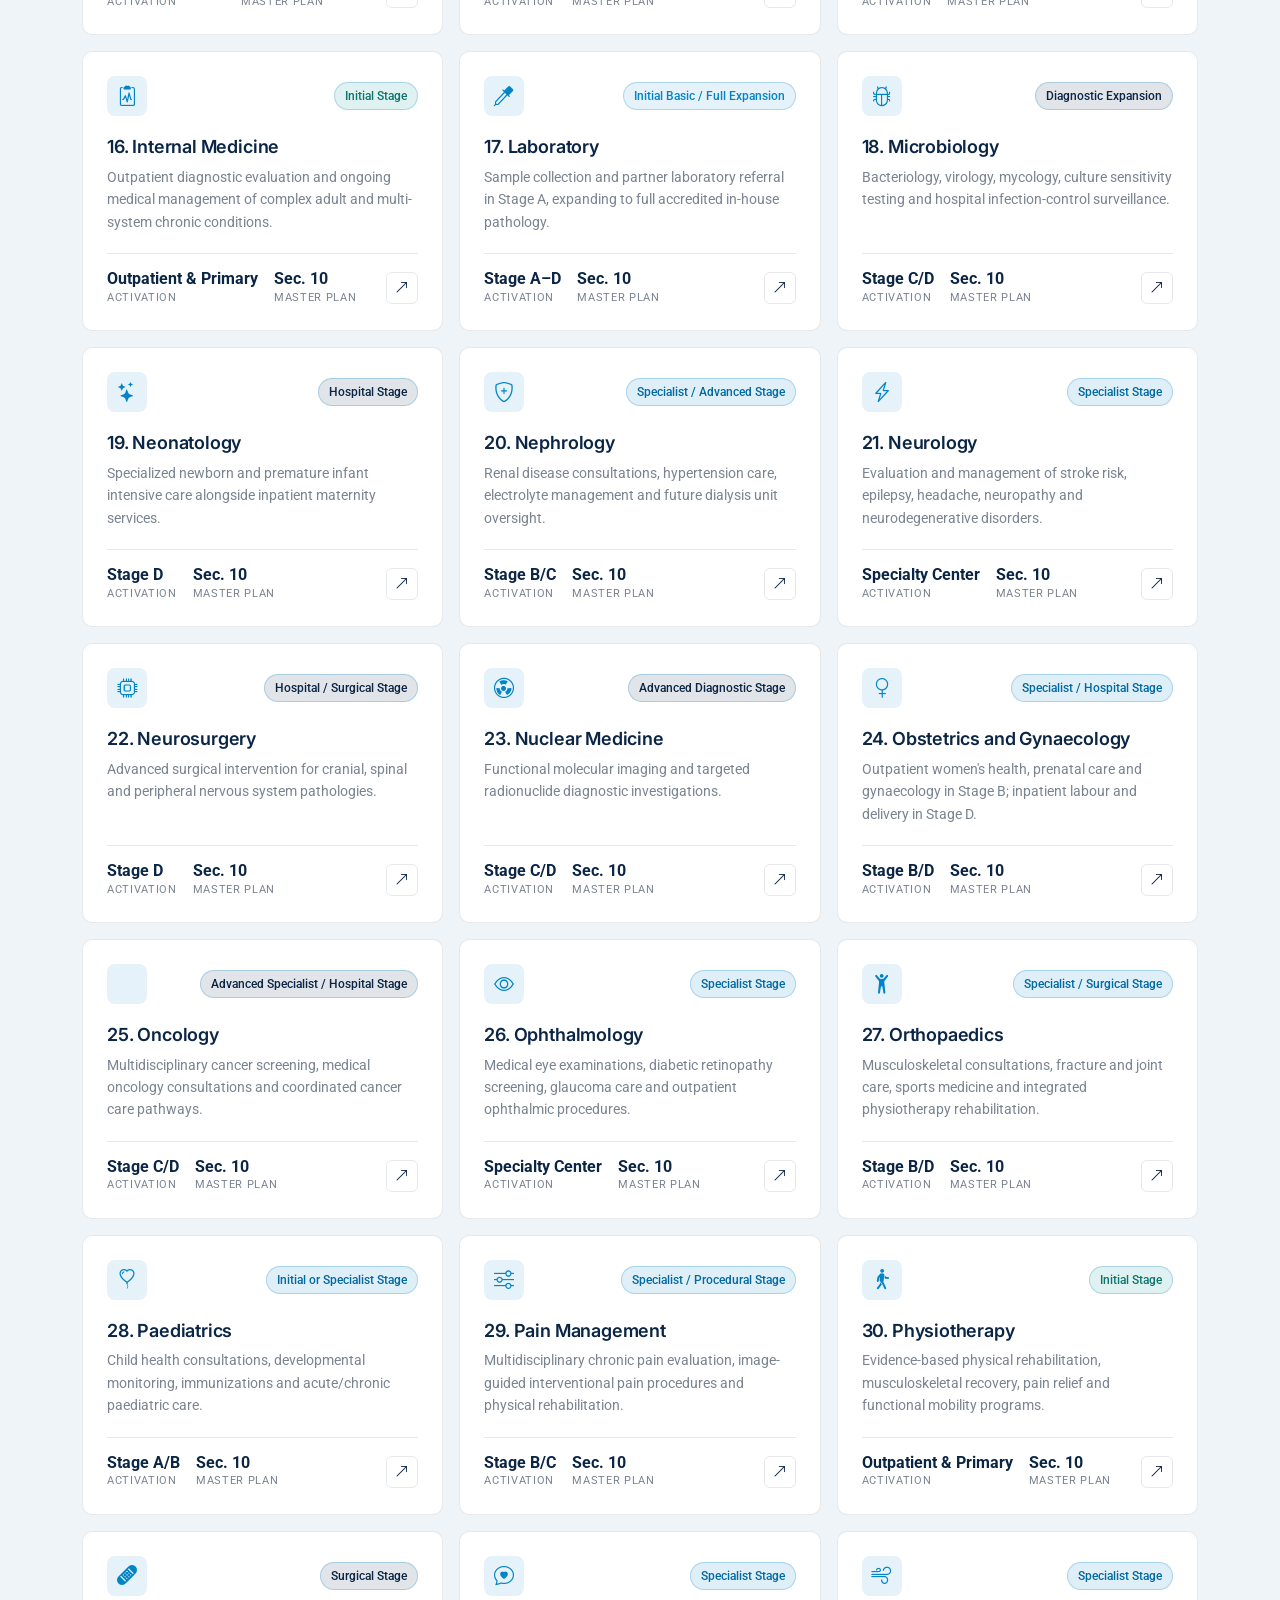
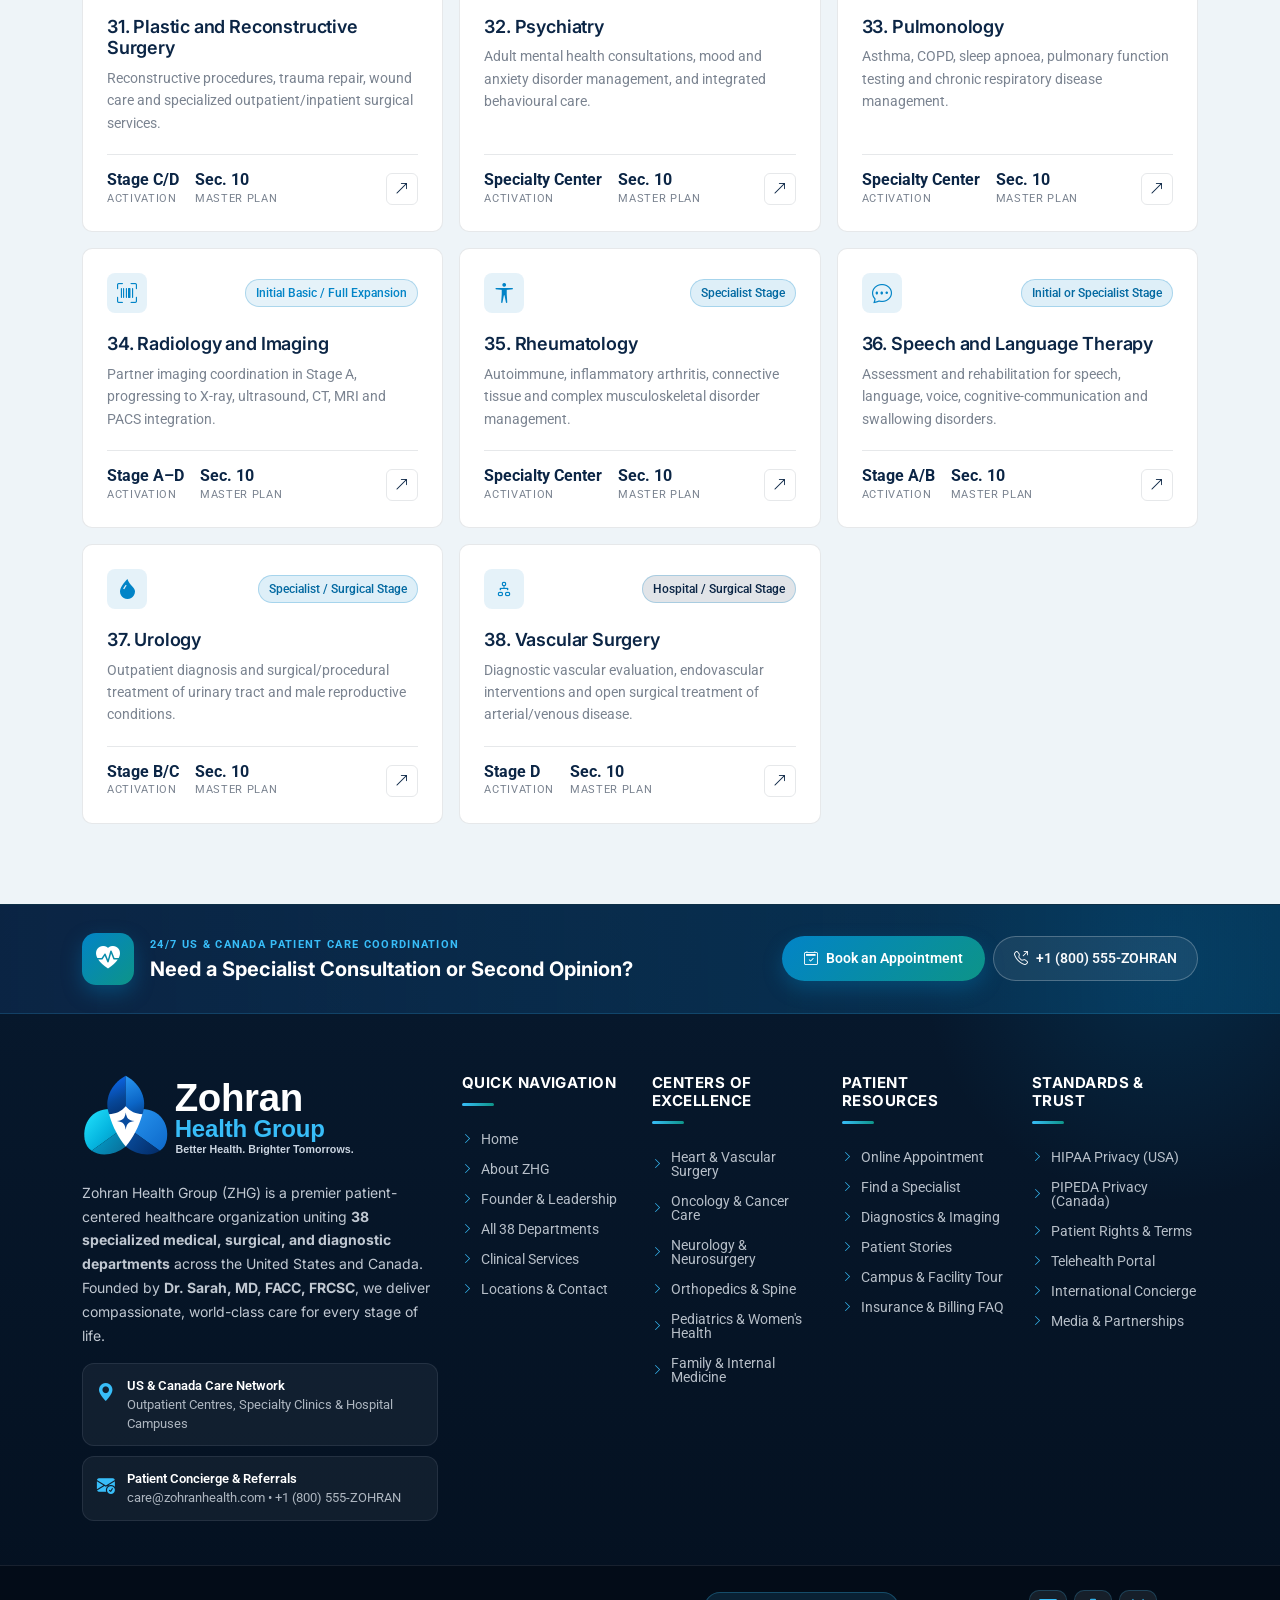
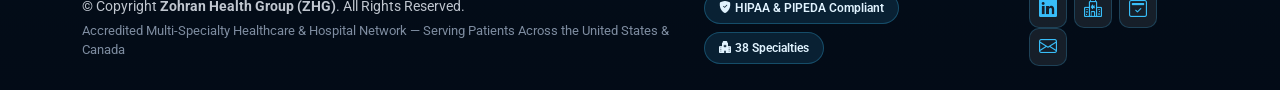
<file: departments.html>
﻿<!DOCTYPE html>
<html lang="en">

<head>
  <meta charset="utf-8">
  <meta content="width=device-width, initial-scale=1.0" name="viewport">
  <title>38 Planned Clinical Departments | Zohran Health Group (USA &amp; Canada)</title>
  <meta name="description" content="Complete register of all 38 planned medical, diagnostic, rehabilitative, and hospital specialties of Zohran Health Group across Stages A through E.">
  <meta name="keywords" content="Zohran Health Group, Medical Centre, Multi-Specialty Hospital Network, Healthcare Development, USA, Canada, Family Medicine, Internal Medicine, Clinical Governance">

  <!-- Favicons -->
  <link href="assets/img/logo-emblem.svg?v=7" rel="icon" type="image/svg+xml">
  <link href="assets/img/apple-touch-icon.png" rel="apple-touch-icon">

  <!-- Fonts -->
  <link href="https://fonts.googleapis.com" rel="preconnect">
  <link href="https://fonts.gstatic.com" rel="preconnect" crossorigin>
  <link href="https://fonts.googleapis.com/css2?family=Roboto:ital,wght@0,100;0,300;0,400;0,500;0,700;0,900;1,100;1,300;1,400;1,500;1,700;1,900&family=Inter:wght@100;200;300;400;500;600;700;800;900&display=swap" rel="stylesheet">

  <!-- Vendor CSS Files -->
  <link href="vendors/bootstrap/css/bootstrap.min.css" rel="stylesheet">
  <link href="vendors/bootstrap-icons/bootstrap-icons.css" rel="stylesheet">
  <link href="vendors/aos/aos.css" rel="stylesheet">
  <link href="vendors/swiper/swiper-bundle.min.css" rel="stylesheet">
  <link href="vendors/glightbox/css/glightbox.min.css" rel="stylesheet">
  <link href="vendors/fontawesome-free/css/all.min.css" rel="stylesheet">

  <!-- Main CSS File -->
  <link href="assets/css/main.css?v=8" rel="stylesheet">
</head>

<body class="departments-page">

    <header id="header" class="header d-flex align-items-center fixed-top">
    <div class="header-container container-fluid container-xl position-relative d-flex align-items-center justify-content-between">

      <a href="index.html" class="logo d-flex align-items-center me-auto me-xl-0">
        <img src="assets/img/logo-dark.svg?v=7" alt="Zohran Health Group Logo">
      </a>

      <nav id="navmenu" class="navmenu">
        <ul>
          <li><a href="index.html">Home</a></li>
          <li><a href="about.html">About</a></li>
          <li><a href="departments.html" class="active">Departments</a></li>
          <li><a href="services.html">Services</a></li>
          <li class="dropdown"><a href="#"><span>Patient Care</span> <i class="bi bi-chevron-down toggle-dropdown"></i></a>
            <ul>
              <li><a href="appointment.html">Book an Appointment</a></li>
              <li><a href="index.html#find-a-doctor">Find a Specialist</a></li>
              <li><a href="department-details.html">Centers of Excellence</a></li>
              <li><a href="service-details.html">Diagnostic &amp; Surgical Care</a></li>
              <li><a href="testimonials.html">Patient Stories &amp; Outcomes</a></li>
              <li><a href="gallery.html">Facilities &amp; Campus Tour</a></li>
              <li><a href="faq.html">Patient &amp; Insurance FAQ</a></li>
            </ul>
          </li>
          <li><a href="contact.html">Contact</a></li>
        </ul>
        <i class="mobile-nav-toggle d-xl-none bi bi-list"></i>
      </nav>

      <a class="btn-getstarted" href="appointment.html">Book Appointment</a>

    </div>
  </header>

  <main class="main">

    <!-- Page Title -->
    <div class="page-title light-background">
      <div class="breadcrumbs">
        <nav aria-label="breadcrumb">
          <ol class="breadcrumb">
            <li class="breadcrumb-item"><a href="index.html"><i class="bi bi-house"></i> Home</a></li>
            <li class="breadcrumb-item"><a href="departments.html">Clinical Architecture</a></li>
            <li class="breadcrumb-item active current">All 38 Planned Departments</li>
          </ol>
        </nav>
      </div>

      <div class="title-wrapper">
        <h1>38 Planned Clinical Departments &amp; Phased Rollout</h1>
        <p>Section 10 of the Zohran Health Group Development Proposal defines 38 medical, diagnostic, rehabilitative, and surgical specialties introduced progressively across Stages A through E.</p>
      </div>
    </div><!-- End Page Title -->

    <!-- Featured Department Cards Section (MediCare .dept-card style) -->
    <section id="departments" class="departments section">

      <div class="container" data-aos="fade-up" data-aos-delay="100">

        <div class="row g-3">

          <!-- Department Card 1: Family Medicine -->
          <div class="col-lg-4 col-md-6" data-aos="fade-up" data-aos-delay="100">
            <article class="dept-card">
              <div class="dept-card-media">
                <img src="assets/img/health/consultation-3.webp" alt="Family Medicine Department" class="img-fluid" loading="lazy">
                <span class="dept-tag">Stage A • Initial Launch</span>
              </div>
              <div class="dept-card-body">
                <header class="dept-card-head">
                  <span class="dept-icon-box">
                    <i class="fas fa-user-md"></i>
                  </span>
                  <div>
                    <h3 class="dept-card-title">Family Medicine</h3>
                    <p class="dept-card-meta">Specialty #10 • Primary Care</p>
                  </div>
                </header>
                <p class="dept-card-desc">General medical consultations, preventive screenings, wellness check-ups, chronic disease management, and referral coordination.</p>
                <ul class="dept-feature-list">
                  <li><i class="fas fa-check"></i> Preventive Health Screenings</li>
                  <li><i class="fas fa-check"></i> Continuity of Care &amp; Referrals</li>
                </ul>
              </div>
              <footer class="dept-card-foot">
                <a href="department-details.html" class="dept-link-btn">
                  <span>Clinical Scope</span>
                  <i class="fas fa-arrow-right"></i>
                </a>
              </footer>
            </article>
          </div><!-- End Department Card -->

          <!-- Department Card 2: Internal Medicine -->
          <div class="col-lg-4 col-md-6" data-aos="fade-up" data-aos-delay="150">
            <article class="dept-card">
              <div class="dept-card-media">
                <img src="assets/img/health/consultation-4.webp" alt="Internal Medicine Department" class="img-fluid" loading="lazy">
                <span class="dept-tag">Stage A • Initial Launch</span>
              </div>
              <div class="dept-card-body">
                <header class="dept-card-head">
                  <span class="dept-icon-box">
                    <i class="fas fa-stethoscope"></i>
                  </span>
                  <div>
                    <h3 class="dept-card-title">Internal Medicine</h3>
                    <p class="dept-card-meta">Specialty #16 • Adult Medicine</p>
                  </div>
                </header>
                <p class="dept-card-desc">Adult disease diagnosis and management, hypertension, diabetes, lipid disorders, and complex outpatient medical care.</p>
                <ul class="dept-feature-list">
                  <li><i class="fas fa-check"></i> Multi-System Adult Care</li>
                  <li><i class="fas fa-check"></i> Chronic Disease Management</li>
                </ul>
              </div>
              <footer class="dept-card-foot">
                <a href="department-details.html" class="dept-link-btn">
                  <span>Clinical Scope</span>
                  <i class="fas fa-arrow-right"></i>
                </a>
              </footer>
            </article>
          </div><!-- End Department Card -->

          <!-- Department Card 3: Physiotherapy -->
          <div class="col-lg-4 col-md-6" data-aos="fade-up" data-aos-delay="200">
            <article class="dept-card">
              <div class="dept-card-media">
                <img src="assets/img/health/orthopedics-4.webp" alt="Physiotherapy Department" class="img-fluid" loading="lazy">
                <span class="dept-tag">Stage A • Initial Launch</span>
              </div>
              <div class="dept-card-body">
                <header class="dept-card-head">
                  <span class="dept-icon-box">
                    <i class="fas fa-walking"></i>
                  </span>
                  <div>
                    <h3 class="dept-card-title">Physiotherapy</h3>
                    <p class="dept-card-meta">Specialty #30 • Rehabilitation</p>
                  </div>
                </header>
                <p class="dept-card-desc">Musculoskeletal rehabilitation, post-injury recovery, mobility support, pain management, and therapeutic exercise programs.</p>
                <ul class="dept-feature-list">
                  <li><i class="fas fa-check"></i> Dedicated Therapy &amp; Exercise Bays</li>
                  <li><i class="fas fa-check"></i> Post-Injury &amp; Mobility Recovery</li>
                </ul>
              </div>
              <footer class="dept-card-foot">
                <a href="department-details.html" class="dept-link-btn">
                  <span>Clinical Scope</span>
                  <i class="fas fa-arrow-right"></i>
                </a>
              </footer>
            </article>
          </div><!-- End Department Card -->

          <!-- Department Card 4: Diabetes & Endocrinology -->
          <div class="col-lg-4 col-md-6" data-aos="fade-up" data-aos-delay="250">
            <article class="dept-card">
              <div class="dept-card-media">
                <img src="assets/img/health/laboratory-3.webp" alt="Diabetes and Endocrinology" class="img-fluid" loading="lazy">
                <span class="dept-tag">Stage A/B • Initial or Specialist</span>
              </div>
              <div class="dept-card-body">
                <header class="dept-card-head">
                  <span class="dept-icon-box">
                    <i class="fas fa-heartbeat"></i>
                  </span>
                  <div>
                    <h3 class="dept-card-title">Diabetes &amp; Endocrinology</h3>
                    <p class="dept-card-meta">Specialty #06 • Metabolic Center</p>
                  </div>
                </header>
                <p class="dept-card-desc">Diabetes care, metabolic disorder management, lifestyle counselling, thyroid/endocrine consultations, and long-term monitoring.</p>
                <ul class="dept-feature-list">
                  <li><i class="fas fa-check"></i> Glycemic &amp; Endocrine Protocols</li>
                  <li><i class="fas fa-check"></i> Integrated with Dietary Clinic (#07)</li>
                </ul>
              </div>
              <footer class="dept-card-foot">
                <a href="department-details.html" class="dept-link-btn">
                  <span>Clinical Scope</span>
                  <i class="fas fa-arrow-right"></i>
                </a>
              </footer>
            </article>
          </div><!-- End Department Card -->

          <!-- Department Card 5: Cardiology -->
          <div class="col-lg-4 col-md-6" data-aos="fade-up" data-aos-delay="300">
            <article class="dept-card">
              <div class="dept-card-media">
                <img src="assets/img/health/cardiology-2.webp" alt="Cardiology Department" class="img-fluid" loading="lazy">
                <span class="dept-tag">Stage B • Specialist Expansion</span>
              </div>
              <div class="dept-card-body">
                <header class="dept-card-head">
                  <span class="dept-icon-box">
                    <i class="fas fa-heart"></i>
                  </span>
                  <div>
                    <h3 class="dept-card-title">Cardiology</h3>
                    <p class="dept-card-meta">Specialty #02 • Heart &amp; Vascular</p>
                  </div>
                </header>
                <p class="dept-card-desc">Non-invasive cardiac evaluation, ECG, echocardiography, hypertension management, and preventive cardiovascular medicine.</p>
                <ul class="dept-feature-list">
                  <li><i class="fas fa-check"></i> Outpatient Cardiac Diagnostics</li>
                  <li><i class="fas fa-check"></i> Coordinated Specialist Pathway</li>
                </ul>
              </div>
              <footer class="dept-card-foot">
                <a href="department-details.html" class="dept-link-btn">
                  <span>Clinical Scope</span>
                  <i class="fas fa-arrow-right"></i>
                </a>
              </footer>
            </article>
          </div><!-- End Department Card -->

          <!-- Department Card 6: Emergency & Acute Hospital Care -->
          <div class="col-lg-4 col-md-6" data-aos="fade-up" data-aos-delay="350">
            <article class="dept-card">
              <div class="dept-card-media">
                <img src="assets/img/health/emergency-4.webp" alt="Emergency and Hospital Stage" class="img-fluid" loading="lazy">
                <span class="dept-tag">Stage D • Full Hospital Stage</span>
              </div>
              <div class="dept-card-body">
                <header class="dept-card-head">
                  <span class="dept-icon-box">
                    <i class="fas fa-ambulance"></i>
                  </span>
                  <div>
                    <h3 class="dept-card-title">Emergency, ICU &amp; Surgery</h3>
                    <p class="dept-card-meta">Specialties #01, #08, #12, #15, #22</p>
                  </div>
                </header>
                <p class="dept-card-desc">Full hospital development incorporating 24/7 Emergency Department (ER), Intensive Care Unit (ICU), Anaesthesia, and Surgical Suites.</p>
                <ul class="dept-feature-list">
                  <li><i class="fas fa-check"></i> Inpatient &amp; Operating Theatres</li>
                  <li><i class="fas fa-check"></i> 24/7 Laboratory &amp; Radiology</li>
                </ul>
              </div>
              <footer class="dept-card-foot">
                <a href="department-details.html" class="dept-link-btn">
                  <span>Clinical Scope</span>
                  <i class="fas fa-arrow-right"></i>
                </a>
              </footer>
            </article>
          </div><!-- End Department Card -->

        </div>

      </div>

    </section><!-- /Departments Section -->

    <!-- Complete 38-Specialty Interactive Directory -->
    <section id="featured-departments" class="featured-departments section light-background">
      <div class="container" data-aos="fade-up" data-aos-delay="100">
        <div class="departments-shell">
          <div class="section-heading flex-wrap gap-3">
            <div>
              <span class="meta-label">Complete Master Register (01 to 38)</span>
              <h3 class="heading-title">Filter All 38 Planned Specialties by Development Stage</h3>
            </div>
            <div class="zhg-stage-filter-bar mb-0" data-zhg-stage-filter="#all-38-departments-master">
              <button type="button" class="zhg-filter-btn active" data-stage="all">All 38 Specialties</button>
              <button type="button" class="zhg-filter-btn" data-stage="initial">Initial Stage (6)</button>
              <button type="button" class="zhg-filter-btn" data-stage="diagnostic">Diagnostic (3)</button>
              <button type="button" class="zhg-filter-btn" data-stage="specialist">Specialist Stage (18)</button>
              <button type="button" class="zhg-filter-btn" data-stage="hospital">Hospital &amp; Surgical (11)</button>
            </div>
          </div>

          <div id="all-38-departments-master">
            <div class="row g-3">

              <div class="col-lg-4 col-md-6" data-dept-stage="hospital">
                <article class="shadcn-card h-100">
                  <header class="card-head">
                    <span class="card-icon"><i class="bi bi-lungs"></i></span>
                    <span class="badge-pill stage-hospital">Hospital Stage</span>
                  </header>
                  <div class="card-body">
                    <h4 class="card-heading">01. Anaesthesia</h4>
                    <p class="card-text">Perioperative anaesthesia, surgical pain control, sedation and critical care airway support.</p>
                  </div>
                  <footer class="card-foot">
                    <div class="foot-stat"><span class="value">Stage D</span><span class="caption">Activation</span></div>
                    <div class="foot-stat"><span class="value">Sec. 10</span><span class="caption">Master Plan</span></div>
                    <a href="department-details.html" class="foot-link" aria-label="Anaesthesia"><i class="bi bi-arrow-up-right"></i></a>
                  </footer>
                </article>
              </div>
              <div class="col-lg-4 col-md-6" data-dept-stage="specialist">
                <article class="shadcn-card h-100">
                  <header class="card-head">
                    <span class="card-icon"><i class="bi bi-heart-pulse"></i></span>
                    <span class="badge-pill stage-specialist">Specialist Stage</span>
                  </header>
                  <div class="card-body">
                    <h4 class="card-heading">02. Cardiology</h4>
                    <p class="card-text">Outpatient cardiovascular evaluation, ECG, echocardiography, hypertension and heart disease management.</p>
                  </div>
                  <footer class="card-foot">
                    <div class="foot-stat"><span class="value">Specialty Center</span><span class="caption">Activation</span></div>
                    <div class="foot-stat"><span class="value">Sec. 10</span><span class="caption">Master Plan</span></div>
                    <a href="department-details.html" class="foot-link" aria-label="Cardiology"><i class="bi bi-arrow-up-right"></i></a>
                  </footer>
                </article>
              </div>
              <div class="col-lg-4 col-md-6" data-dept-stage="diagnostic">
                <article class="shadcn-card h-100">
                  <header class="card-head">
                    <span class="card-icon"><i class="bi bi-eyedropper"></i></span>
                    <span class="badge-pill stage-diagnostic">Diagnostic Expansion</span>
                  </header>
                  <div class="card-body">
                    <h4 class="card-heading">03. Chemical Pathology</h4>
                    <p class="card-text">Biochemical blood and fluid analysis, metabolic panels, endocrine assays and therapeutic monitoring.</p>
                  </div>
                  <footer class="card-foot">
                    <div class="foot-stat"><span class="value">Stage B/C</span><span class="caption">Activation</span></div>
                    <div class="foot-stat"><span class="value">Sec. 10</span><span class="caption">Master Plan</span></div>
                    <a href="department-details.html" class="foot-link" aria-label="Chemical Pathology"><i class="bi bi-arrow-up-right"></i></a>
                  </footer>
                </article>
              </div>
              <div class="col-lg-4 col-md-6" data-dept-stage="specialist">
                <article class="shadcn-card h-100">
                  <header class="card-head">
                    <span class="card-icon"><i class="bi bi-emoji-smile"></i></span>
                    <span class="badge-pill stage-specialist">Specialist Stage</span>
                  </header>
                  <div class="card-body">
                    <h4 class="card-heading">04. Child and Adolescent Psychiatry</h4>
                    <p class="card-text">Developmental, behavioural and emotional mental health evaluations and therapy for children and youth.</p>
                  </div>
                  <footer class="card-foot">
                    <div class="foot-stat"><span class="value">Stage B/C</span><span class="caption">Activation</span></div>
                    <div class="foot-stat"><span class="value">Sec. 10</span><span class="caption">Master Plan</span></div>
                    <a href="department-details.html" class="foot-link" aria-label="Child and Adolescent Psychiatry"><i class="bi bi-arrow-up-right"></i></a>
                  </footer>
                </article>
              </div>
              <div class="col-lg-4 col-md-6" data-dept-stage="initial">
                <article class="shadcn-card h-100">
                  <header class="card-head">
                    <span class="card-icon"><i class="bi bi-bandaid"></i></span>
                    <span class="badge-pill stage-initial">Initial or Specialist Stage</span>
                  </header>
                  <div class="card-body">
                    <h4 class="card-heading">05. Dermatology</h4>
                    <p class="card-text">Outpatient clinical evaluation and dermatological treatment for common and chronic skin conditions.</p>
                  </div>
                  <footer class="card-foot">
                    <div class="foot-stat"><span class="value">Stage A/B</span><span class="caption">Activation</span></div>
                    <div class="foot-stat"><span class="value">Sec. 10</span><span class="caption">Master Plan</span></div>
                    <a href="department-details.html" class="foot-link" aria-label="Dermatology"><i class="bi bi-arrow-up-right"></i></a>
                  </footer>
                </article>
              </div>
              <div class="col-lg-4 col-md-6" data-dept-stage="initial">
                <article class="shadcn-card h-100">
                  <header class="card-head">
                    <span class="card-icon"><i class="bi bi-droplet-half"></i></span>
                    <span class="badge-pill stage-initial">Initial or Specialist Stage</span>
                  </header>
                  <div class="card-body">
                    <h4 class="card-heading">06. Diabetes and Endocrinology Center</h4>
                    <p class="card-text">Comprehensive diabetes monitoring, metabolic disorder clinics, thyroid/hormonal care and patient education.</p>
                  </div>
                  <footer class="card-foot">
                    <div class="foot-stat"><span class="value">Stage A/B</span><span class="caption">Activation</span></div>
                    <div class="foot-stat"><span class="value">Sec. 10</span><span class="caption">Master Plan</span></div>
                    <a href="department-details.html" class="foot-link" aria-label="Diabetes and Endocrinology Center"><i class="bi bi-arrow-up-right"></i></a>
                  </footer>
                </article>
              </div>
              <div class="col-lg-4 col-md-6" data-dept-stage="initial">
                <article class="shadcn-card h-100">
                  <header class="card-head">
                    <span class="card-icon"><i class="bi bi-apple"></i></span>
                    <span class="badge-pill stage-initial">Initial or Specialist Stage</span>
                  </header>
                  <div class="card-body">
                    <h4 class="card-heading">07. Dietary Clinic</h4>
                    <p class="card-text">Clinical nutrition assessment, medical nutrition therapy for chronic disease, and preventive dietary counselling.</p>
                  </div>
                  <footer class="card-foot">
                    <div class="foot-stat"><span class="value">Stage A/B</span><span class="caption">Activation</span></div>
                    <div class="foot-stat"><span class="value">Sec. 10</span><span class="caption">Master Plan</span></div>
                    <a href="department-details.html" class="foot-link" aria-label="Dietary Clinic"><i class="bi bi-arrow-up-right"></i></a>
                  </footer>
                </article>
              </div>
              <div class="col-lg-4 col-md-6" data-dept-stage="hospital">
                <article class="shadcn-card h-100">
                  <header class="card-head">
                    <span class="card-icon"><i class="bi bi-truck-front"></i></span>
                    <span class="badge-pill stage-hospital">Hospital Stage</span>
                  </header>
                  <div class="card-body">
                    <h4 class="card-heading">08. Emergency Department (ER)</h4>
                    <p class="card-text">24/7 acute emergency triage, trauma stabilization, resuscitation and urgent inpatient admission.</p>
                  </div>
                  <footer class="card-foot">
                    <div class="foot-stat"><span class="value">Stage D</span><span class="caption">Activation</span></div>
                    <div class="foot-stat"><span class="value">Sec. 10</span><span class="caption">Master Plan</span></div>
                    <a href="department-details.html" class="foot-link" aria-label="Emergency Department (ER)"><i class="bi bi-arrow-up-right"></i></a>
                  </footer>
                </article>
              </div>
              <div class="col-lg-4 col-md-6" data-dept-stage="specialist">
                <article class="shadcn-card h-100">
                  <header class="card-head">
                    <span class="card-icon"><i class="bi bi-ear"></i></span>
                    <span class="badge-pill stage-specialist">Specialist Stage</span>
                  </header>
                  <div class="card-body">
                    <h4 class="card-heading">09. ENT (Otolaryngology)</h4>
                    <p class="card-text">Medical and procedural management of ear, nose, throat, sinus, hearing and upper airway disorders.</p>
                  </div>
                  <footer class="card-foot">
                    <div class="foot-stat"><span class="value">Specialty Center</span><span class="caption">Activation</span></div>
                    <div class="foot-stat"><span class="value">Sec. 10</span><span class="caption">Master Plan</span></div>
                    <a href="department-details.html" class="foot-link" aria-label="ENT (Otolaryngology)"><i class="bi bi-arrow-up-right"></i></a>
                  </footer>
                </article>
              </div>
              <div class="col-lg-4 col-md-6" data-dept-stage="initial">
                <article class="shadcn-card h-100">
                  <header class="card-head">
                    <span class="card-icon"><i class="bi bi-heart-pulse"></i></span>
                    <span class="badge-pill stage-initial">Initial Stage</span>
                  </header>
                  <div class="card-body">
                    <h4 class="card-heading">10. Family Medicine</h4>
                    <p class="card-text">Primary care consultations, comprehensive preventive health screenings, chronic illness monitoring and referrals.</p>
                  </div>
                  <footer class="card-foot">
                    <div class="foot-stat"><span class="value">Outpatient &amp; Primary</span><span class="caption">Activation</span></div>
                    <div class="foot-stat"><span class="value">Sec. 10</span><span class="caption">Master Plan</span></div>
                    <a href="department-details.html" class="foot-link" aria-label="Family Medicine"><i class="bi bi-arrow-up-right"></i></a>
                  </footer>
                </article>
              </div>
              <div class="col-lg-4 col-md-6" data-dept-stage="specialist">
                <article class="shadcn-card h-100">
                  <header class="card-head">
                    <span class="card-icon"><i class="bi bi-capsule"></i></span>
                    <span class="badge-pill stage-specialist">Specialist Stage</span>
                  </header>
                  <div class="card-body">
                    <h4 class="card-heading">11. Gastroenterology</h4>
                    <p class="card-text">Digestive tract, liver and pancreatic disorder consultations, progressing to Stage C endoscopy suites.</p>
                  </div>
                  <footer class="card-foot">
                    <div class="foot-stat"><span class="value">Stage B/C</span><span class="caption">Activation</span></div>
                    <div class="foot-stat"><span class="value">Sec. 10</span><span class="caption">Master Plan</span></div>
                    <a href="department-details.html" class="foot-link" aria-label="Gastroenterology"><i class="bi bi-arrow-up-right"></i></a>
                  </footer>
                </article>
              </div>
              <div class="col-lg-4 col-md-6" data-dept-stage="hospital">
                <article class="shadcn-card h-100">
                  <header class="card-head">
                    <span class="card-icon"><i class="bi bi-scissors"></i></span>
                    <span class="badge-pill stage-hospital">Hospital / Surgical Stage</span>
                  </header>
                  <div class="card-body">
                    <h4 class="card-heading">12. General Surgery</h4>
                    <p class="card-text">Surgical consultations, minor day-care procedures in Stage C, and full inpatient operating theatre surgery in Stage D.</p>
                  </div>
                  <footer class="card-foot">
                    <div class="foot-stat"><span class="value">Stage C/D</span><span class="caption">Activation</span></div>
                    <div class="foot-stat"><span class="value">Sec. 10</span><span class="caption">Master Plan</span></div>
                    <a href="department-details.html" class="foot-link" aria-label="General Surgery"><i class="bi bi-arrow-up-right"></i></a>
                  </footer>
                </article>
              </div>
              <div class="col-lg-4 col-md-6" data-dept-stage="specialist">
                <article class="shadcn-card h-100">
                  <header class="card-head">
                    <span class="card-icon"><i class="bi bi-person-cane"></i></span>
                    <span class="badge-pill stage-specialist">Specialist Stage</span>
                  </header>
                  <div class="card-body">
                    <h4 class="card-heading">13. Geriatrics</h4>
                    <p class="card-text">Comprehensive senior healthcare, multimorbidity management, mobility preservation and cognitive support.</p>
                  </div>
                  <footer class="card-foot">
                    <div class="foot-stat"><span class="value">Specialty Center</span><span class="caption">Activation</span></div>
                    <div class="foot-stat"><span class="value">Sec. 10</span><span class="caption">Master Plan</span></div>
                    <a href="department-details.html" class="foot-link" aria-label="Geriatrics"><i class="bi bi-arrow-up-right"></i></a>
                  </footer>
                </article>
              </div>
              <div class="col-lg-4 col-md-6" data-dept-stage="specialist">
                <article class="shadcn-card h-100">
                  <header class="card-head">
                    <span class="card-icon"><i class="bi bi-droplet"></i></span>
                    <span class="badge-pill stage-specialist">Diagnostic / Specialist Stage</span>
                  </header>
                  <div class="card-body">
                    <h4 class="card-heading">14. Hematology</h4>
                    <p class="card-text">Diagnosis and clinical management of blood disorders, anaemia, coagulation abnormalities and hematologic conditions.</p>
                  </div>
                  <footer class="card-foot">
                    <div class="foot-stat"><span class="value">Stage B/C</span><span class="caption">Activation</span></div>
                    <div class="foot-stat"><span class="value">Sec. 10</span><span class="caption">Master Plan</span></div>
                    <a href="department-details.html" class="foot-link" aria-label="Hematology"><i class="bi bi-arrow-up-right"></i></a>
                  </footer>
                </article>
              </div>
              <div class="col-lg-4 col-md-6" data-dept-stage="hospital">
                <article class="shadcn-card h-100">
                  <header class="card-head">
                    <span class="card-icon"><i class="bi bi-activity"></i></span>
                    <span class="badge-pill stage-hospital">Hospital Stage</span>
                  </header>
                  <div class="card-body">
                    <h4 class="card-heading">15. ICU / Critical Care</h4>
                    <p class="card-text">High-acuity intensive care monitoring, mechanical ventilation and multidisciplinary life support.</p>
                  </div>
                  <footer class="card-foot">
                    <div class="foot-stat"><span class="value">Stage D</span><span class="caption">Activation</span></div>
                    <div class="foot-stat"><span class="value">Sec. 10</span><span class="caption">Master Plan</span></div>
                    <a href="department-details.html" class="foot-link" aria-label="ICU / Critical Care"><i class="bi bi-arrow-up-right"></i></a>
                  </footer>
                </article>
              </div>
              <div class="col-lg-4 col-md-6" data-dept-stage="initial">
                <article class="shadcn-card h-100">
                  <header class="card-head">
                    <span class="card-icon"><i class="bi bi-clipboard2-pulse"></i></span>
                    <span class="badge-pill stage-initial">Initial Stage</span>
                  </header>
                  <div class="card-body">
                    <h4 class="card-heading">16. Internal Medicine</h4>
                    <p class="card-text">Outpatient diagnostic evaluation and ongoing medical management of complex adult and multi-system chronic conditions.</p>
                  </div>
                  <footer class="card-foot">
                    <div class="foot-stat"><span class="value">Outpatient &amp; Primary</span><span class="caption">Activation</span></div>
                    <div class="foot-stat"><span class="value">Sec. 10</span><span class="caption">Master Plan</span></div>
                    <a href="department-details.html" class="foot-link" aria-label="Internal Medicine"><i class="bi bi-arrow-up-right"></i></a>
                  </footer>
                </article>
              </div>
              <div class="col-lg-4 col-md-6" data-dept-stage="diagnostic">
                <article class="shadcn-card h-100">
                  <header class="card-head">
                    <span class="card-icon"><i class="bi bi-eyedropper"></i></span>
                    <span class="badge-pill stage-diagnostic">Initial Basic / Full Expansion</span>
                  </header>
                  <div class="card-body">
                    <h4 class="card-heading">17. Laboratory</h4>
                    <p class="card-text">Sample collection and partner laboratory referral in Stage A, expanding to full accredited in-house pathology.</p>
                  </div>
                  <footer class="card-foot">
                    <div class="foot-stat"><span class="value">Stage A–D</span><span class="caption">Activation</span></div>
                    <div class="foot-stat"><span class="value">Sec. 10</span><span class="caption">Master Plan</span></div>
                    <a href="department-details.html" class="foot-link" aria-label="Laboratory"><i class="bi bi-arrow-up-right"></i></a>
                  </footer>
                </article>
              </div>
              <div class="col-lg-4 col-md-6" data-dept-stage="hospital">
                <article class="shadcn-card h-100">
                  <header class="card-head">
                    <span class="card-icon"><i class="bi bi-bug"></i></span>
                    <span class="badge-pill stage-hospital">Diagnostic Expansion</span>
                  </header>
                  <div class="card-body">
                    <h4 class="card-heading">18. Microbiology</h4>
                    <p class="card-text">Bacteriology, virology, mycology, culture sensitivity testing and hospital infection-control surveillance.</p>
                  </div>
                  <footer class="card-foot">
                    <div class="foot-stat"><span class="value">Stage C/D</span><span class="caption">Activation</span></div>
                    <div class="foot-stat"><span class="value">Sec. 10</span><span class="caption">Master Plan</span></div>
                    <a href="department-details.html" class="foot-link" aria-label="Microbiology"><i class="bi bi-arrow-up-right"></i></a>
                  </footer>
                </article>
              </div>
              <div class="col-lg-4 col-md-6" data-dept-stage="hospital">
                <article class="shadcn-card h-100">
                  <header class="card-head">
                    <span class="card-icon"><i class="bi bi-stars"></i></span>
                    <span class="badge-pill stage-hospital">Hospital Stage</span>
                  </header>
                  <div class="card-body">
                    <h4 class="card-heading">19. Neonatology</h4>
                    <p class="card-text">Specialized newborn and premature infant intensive care alongside inpatient maternity services.</p>
                  </div>
                  <footer class="card-foot">
                    <div class="foot-stat"><span class="value">Stage D</span><span class="caption">Activation</span></div>
                    <div class="foot-stat"><span class="value">Sec. 10</span><span class="caption">Master Plan</span></div>
                    <a href="department-details.html" class="foot-link" aria-label="Neonatology"><i class="bi bi-arrow-up-right"></i></a>
                  </footer>
                </article>
              </div>
              <div class="col-lg-4 col-md-6" data-dept-stage="specialist">
                <article class="shadcn-card h-100">
                  <header class="card-head">
                    <span class="card-icon"><i class="bi bi-shield-plus"></i></span>
                    <span class="badge-pill stage-specialist">Specialist / Advanced Stage</span>
                  </header>
                  <div class="card-body">
                    <h4 class="card-heading">20. Nephrology</h4>
                    <p class="card-text">Renal disease consultations, hypertension care, electrolyte management and future dialysis unit oversight.</p>
                  </div>
                  <footer class="card-foot">
                    <div class="foot-stat"><span class="value">Stage B/C</span><span class="caption">Activation</span></div>
                    <div class="foot-stat"><span class="value">Sec. 10</span><span class="caption">Master Plan</span></div>
                    <a href="department-details.html" class="foot-link" aria-label="Nephrology"><i class="bi bi-arrow-up-right"></i></a>
                  </footer>
                </article>
              </div>
              <div class="col-lg-4 col-md-6" data-dept-stage="specialist">
                <article class="shadcn-card h-100">
                  <header class="card-head">
                    <span class="card-icon"><i class="bi bi-lightning-charge"></i></span>
                    <span class="badge-pill stage-specialist">Specialist Stage</span>
                  </header>
                  <div class="card-body">
                    <h4 class="card-heading">21. Neurology</h4>
                    <p class="card-text">Evaluation and management of stroke risk, epilepsy, headache, neuropathy and neurodegenerative disorders.</p>
                  </div>
                  <footer class="card-foot">
                    <div class="foot-stat"><span class="value">Specialty Center</span><span class="caption">Activation</span></div>
                    <div class="foot-stat"><span class="value">Sec. 10</span><span class="caption">Master Plan</span></div>
                    <a href="department-details.html" class="foot-link" aria-label="Neurology"><i class="bi bi-arrow-up-right"></i></a>
                  </footer>
                </article>
              </div>
              <div class="col-lg-4 col-md-6" data-dept-stage="hospital">
                <article class="shadcn-card h-100">
                  <header class="card-head">
                    <span class="card-icon"><i class="bi bi-cpu"></i></span>
                    <span class="badge-pill stage-hospital">Hospital / Surgical Stage</span>
                  </header>
                  <div class="card-body">
                    <h4 class="card-heading">22. Neurosurgery</h4>
                    <p class="card-text">Advanced surgical intervention for cranial, spinal and peripheral nervous system pathologies.</p>
                  </div>
                  <footer class="card-foot">
                    <div class="foot-stat"><span class="value">Stage D</span><span class="caption">Activation</span></div>
                    <div class="foot-stat"><span class="value">Sec. 10</span><span class="caption">Master Plan</span></div>
                    <a href="department-details.html" class="foot-link" aria-label="Neurosurgery"><i class="bi bi-arrow-up-right"></i></a>
                  </footer>
                </article>
              </div>
              <div class="col-lg-4 col-md-6" data-dept-stage="hospital">
                <article class="shadcn-card h-100">
                  <header class="card-head">
                    <span class="card-icon"><i class="bi bi-radioactive"></i></span>
                    <span class="badge-pill stage-hospital">Advanced Diagnostic Stage</span>
                  </header>
                  <div class="card-body">
                    <h4 class="card-heading">23. Nuclear Medicine</h4>
                    <p class="card-text">Functional molecular imaging and targeted radionuclide diagnostic investigations.</p>
                  </div>
                  <footer class="card-foot">
                    <div class="foot-stat"><span class="value">Stage C/D</span><span class="caption">Activation</span></div>
                    <div class="foot-stat"><span class="value">Sec. 10</span><span class="caption">Master Plan</span></div>
                    <a href="department-details.html" class="foot-link" aria-label="Nuclear Medicine"><i class="bi bi-arrow-up-right"></i></a>
                  </footer>
                </article>
              </div>
              <div class="col-lg-4 col-md-6" data-dept-stage="specialist">
                <article class="shadcn-card h-100">
                  <header class="card-head">
                    <span class="card-icon"><i class="bi bi-gender-female"></i></span>
                    <span class="badge-pill stage-specialist">Specialist / Hospital Stage</span>
                  </header>
                  <div class="card-body">
                    <h4 class="card-heading">24. Obstetrics and Gynaecology</h4>
                    <p class="card-text">Outpatient women's health, prenatal care and gynaecology in Stage B; inpatient labour and delivery in Stage D.</p>
                  </div>
                  <footer class="card-foot">
                    <div class="foot-stat"><span class="value">Stage B/D</span><span class="caption">Activation</span></div>
                    <div class="foot-stat"><span class="value">Sec. 10</span><span class="caption">Master Plan</span></div>
                    <a href="department-details.html" class="foot-link" aria-label="Obstetrics and Gynaecology"><i class="bi bi-arrow-up-right"></i></a>
                  </footer>
                </article>
              </div>
              <div class="col-lg-4 col-md-6" data-dept-stage="hospital">
                <article class="shadcn-card h-100">
                  <header class="card-head">
                    <span class="card-icon"><i class="bi bi-ribbon"></i></span>
                    <span class="badge-pill stage-hospital">Advanced Specialist / Hospital Stage</span>
                  </header>
                  <div class="card-body">
                    <h4 class="card-heading">25. Oncology</h4>
                    <p class="card-text">Multidisciplinary cancer screening, medical oncology consultations and coordinated cancer care pathways.</p>
                  </div>
                  <footer class="card-foot">
                    <div class="foot-stat"><span class="value">Stage C/D</span><span class="caption">Activation</span></div>
                    <div class="foot-stat"><span class="value">Sec. 10</span><span class="caption">Master Plan</span></div>
                    <a href="department-details.html" class="foot-link" aria-label="Oncology"><i class="bi bi-arrow-up-right"></i></a>
                  </footer>
                </article>
              </div>
              <div class="col-lg-4 col-md-6" data-dept-stage="specialist">
                <article class="shadcn-card h-100">
                  <header class="card-head">
                    <span class="card-icon"><i class="bi bi-eye"></i></span>
                    <span class="badge-pill stage-specialist">Specialist Stage</span>
                  </header>
                  <div class="card-body">
                    <h4 class="card-heading">26. Ophthalmology</h4>
                    <p class="card-text">Medical eye examinations, diabetic retinopathy screening, glaucoma care and outpatient ophthalmic procedures.</p>
                  </div>
                  <footer class="card-foot">
                    <div class="foot-stat"><span class="value">Specialty Center</span><span class="caption">Activation</span></div>
                    <div class="foot-stat"><span class="value">Sec. 10</span><span class="caption">Master Plan</span></div>
                    <a href="department-details.html" class="foot-link" aria-label="Ophthalmology"><i class="bi bi-arrow-up-right"></i></a>
                  </footer>
                </article>
              </div>
              <div class="col-lg-4 col-md-6" data-dept-stage="specialist">
                <article class="shadcn-card h-100">
                  <header class="card-head">
                    <span class="card-icon"><i class="bi bi-person-arms-up"></i></span>
                    <span class="badge-pill stage-specialist">Specialist / Surgical Stage</span>
                  </header>
                  <div class="card-body">
                    <h4 class="card-heading">27. Orthopaedics</h4>
                    <p class="card-text">Musculoskeletal consultations, fracture and joint care, sports medicine and integrated physiotherapy rehabilitation.</p>
                  </div>
                  <footer class="card-foot">
                    <div class="foot-stat"><span class="value">Stage B/D</span><span class="caption">Activation</span></div>
                    <div class="foot-stat"><span class="value">Sec. 10</span><span class="caption">Master Plan</span></div>
                    <a href="department-details.html" class="foot-link" aria-label="Orthopaedics"><i class="bi bi-arrow-up-right"></i></a>
                  </footer>
                </article>
              </div>
              <div class="col-lg-4 col-md-6" data-dept-stage="specialist">
                <article class="shadcn-card h-100">
                  <header class="card-head">
                    <span class="card-icon"><i class="bi bi-balloon-heart"></i></span>
                    <span class="badge-pill stage-specialist">Initial or Specialist Stage</span>
                  </header>
                  <div class="card-body">
                    <h4 class="card-heading">28. Paediatrics</h4>
                    <p class="card-text">Child health consultations, developmental monitoring, immunizations and acute/chronic paediatric care.</p>
                  </div>
                  <footer class="card-foot">
                    <div class="foot-stat"><span class="value">Stage A/B</span><span class="caption">Activation</span></div>
                    <div class="foot-stat"><span class="value">Sec. 10</span><span class="caption">Master Plan</span></div>
                    <a href="department-details.html" class="foot-link" aria-label="Paediatrics"><i class="bi bi-arrow-up-right"></i></a>
                  </footer>
                </article>
              </div>
              <div class="col-lg-4 col-md-6" data-dept-stage="specialist">
                <article class="shadcn-card h-100">
                  <header class="card-head">
                    <span class="card-icon"><i class="bi bi-sliders"></i></span>
                    <span class="badge-pill stage-specialist">Specialist / Procedural Stage</span>
                  </header>
                  <div class="card-body">
                    <h4 class="card-heading">29. Pain Management</h4>
                    <p class="card-text">Multidisciplinary chronic pain evaluation, image-guided interventional pain procedures and physical rehabilitation.</p>
                  </div>
                  <footer class="card-foot">
                    <div class="foot-stat"><span class="value">Stage B/C</span><span class="caption">Activation</span></div>
                    <div class="foot-stat"><span class="value">Sec. 10</span><span class="caption">Master Plan</span></div>
                    <a href="department-details.html" class="foot-link" aria-label="Pain Management"><i class="bi bi-arrow-up-right"></i></a>
                  </footer>
                </article>
              </div>
              <div class="col-lg-4 col-md-6" data-dept-stage="initial">
                <article class="shadcn-card h-100">
                  <header class="card-head">
                    <span class="card-icon"><i class="bi bi-person-walking"></i></span>
                    <span class="badge-pill stage-initial">Initial Stage</span>
                  </header>
                  <div class="card-body">
                    <h4 class="card-heading">30. Physiotherapy</h4>
                    <p class="card-text">Evidence-based physical rehabilitation, musculoskeletal recovery, pain relief and functional mobility programs.</p>
                  </div>
                  <footer class="card-foot">
                    <div class="foot-stat"><span class="value">Outpatient &amp; Primary</span><span class="caption">Activation</span></div>
                    <div class="foot-stat"><span class="value">Sec. 10</span><span class="caption">Master Plan</span></div>
                    <a href="department-details.html" class="foot-link" aria-label="Physiotherapy"><i class="bi bi-arrow-up-right"></i></a>
                  </footer>
                </article>
              </div>
              <div class="col-lg-4 col-md-6" data-dept-stage="hospital">
                <article class="shadcn-card h-100">
                  <header class="card-head">
                    <span class="card-icon"><i class="bi bi-bandaid-fill"></i></span>
                    <span class="badge-pill stage-hospital">Surgical Stage</span>
                  </header>
                  <div class="card-body">
                    <h4 class="card-heading">31. Plastic and Reconstructive Surgery</h4>
                    <p class="card-text">Reconstructive procedures, trauma repair, wound care and specialized outpatient/inpatient surgical services.</p>
                  </div>
                  <footer class="card-foot">
                    <div class="foot-stat"><span class="value">Stage C/D</span><span class="caption">Activation</span></div>
                    <div class="foot-stat"><span class="value">Sec. 10</span><span class="caption">Master Plan</span></div>
                    <a href="department-details.html" class="foot-link" aria-label="Plastic and Reconstructive Surgery"><i class="bi bi-arrow-up-right"></i></a>
                  </footer>
                </article>
              </div>
              <div class="col-lg-4 col-md-6" data-dept-stage="specialist">
                <article class="shadcn-card h-100">
                  <header class="card-head">
                    <span class="card-icon"><i class="bi bi-chat-heart"></i></span>
                    <span class="badge-pill stage-specialist">Specialist Stage</span>
                  </header>
                  <div class="card-body">
                    <h4 class="card-heading">32. Psychiatry</h4>
                    <p class="card-text">Adult mental health consultations, mood and anxiety disorder management, and integrated behavioural care.</p>
                  </div>
                  <footer class="card-foot">
                    <div class="foot-stat"><span class="value">Specialty Center</span><span class="caption">Activation</span></div>
                    <div class="foot-stat"><span class="value">Sec. 10</span><span class="caption">Master Plan</span></div>
                    <a href="department-details.html" class="foot-link" aria-label="Psychiatry"><i class="bi bi-arrow-up-right"></i></a>
                  </footer>
                </article>
              </div>
              <div class="col-lg-4 col-md-6" data-dept-stage="specialist">
                <article class="shadcn-card h-100">
                  <header class="card-head">
                    <span class="card-icon"><i class="bi bi-wind"></i></span>
                    <span class="badge-pill stage-specialist">Specialist Stage</span>
                  </header>
                  <div class="card-body">
                    <h4 class="card-heading">33. Pulmonology</h4>
                    <p class="card-text">Asthma, COPD, sleep apnoea, pulmonary function testing and chronic respiratory disease management.</p>
                  </div>
                  <footer class="card-foot">
                    <div class="foot-stat"><span class="value">Specialty Center</span><span class="caption">Activation</span></div>
                    <div class="foot-stat"><span class="value">Sec. 10</span><span class="caption">Master Plan</span></div>
                    <a href="department-details.html" class="foot-link" aria-label="Pulmonology"><i class="bi bi-arrow-up-right"></i></a>
                  </footer>
                </article>
              </div>
              <div class="col-lg-4 col-md-6" data-dept-stage="diagnostic">
                <article class="shadcn-card h-100">
                  <header class="card-head">
                    <span class="card-icon"><i class="bi bi-upc-scan"></i></span>
                    <span class="badge-pill stage-diagnostic">Initial Basic / Full Expansion</span>
                  </header>
                  <div class="card-body">
                    <h4 class="card-heading">34. Radiology and Imaging</h4>
                    <p class="card-text">Partner imaging coordination in Stage A, progressing to X-ray, ultrasound, CT, MRI and PACS integration.</p>
                  </div>
                  <footer class="card-foot">
                    <div class="foot-stat"><span class="value">Stage A–D</span><span class="caption">Activation</span></div>
                    <div class="foot-stat"><span class="value">Sec. 10</span><span class="caption">Master Plan</span></div>
                    <a href="department-details.html" class="foot-link" aria-label="Radiology and Imaging"><i class="bi bi-arrow-up-right"></i></a>
                  </footer>
                </article>
              </div>
              <div class="col-lg-4 col-md-6" data-dept-stage="specialist">
                <article class="shadcn-card h-100">
                  <header class="card-head">
                    <span class="card-icon"><i class="bi bi-universal-access"></i></span>
                    <span class="badge-pill stage-specialist">Specialist Stage</span>
                  </header>
                  <div class="card-body">
                    <h4 class="card-heading">35. Rheumatology</h4>
                    <p class="card-text">Autoimmune, inflammatory arthritis, connective tissue and complex musculoskeletal disorder management.</p>
                  </div>
                  <footer class="card-foot">
                    <div class="foot-stat"><span class="value">Specialty Center</span><span class="caption">Activation</span></div>
                    <div class="foot-stat"><span class="value">Sec. 10</span><span class="caption">Master Plan</span></div>
                    <a href="department-details.html" class="foot-link" aria-label="Rheumatology"><i class="bi bi-arrow-up-right"></i></a>
                  </footer>
                </article>
              </div>
              <div class="col-lg-4 col-md-6" data-dept-stage="specialist">
                <article class="shadcn-card h-100">
                  <header class="card-head">
                    <span class="card-icon"><i class="bi bi-chat-dots"></i></span>
                    <span class="badge-pill stage-specialist">Initial or Specialist Stage</span>
                  </header>
                  <div class="card-body">
                    <h4 class="card-heading">36. Speech and Language Therapy</h4>
                    <p class="card-text">Assessment and rehabilitation for speech, language, voice, cognitive-communication and swallowing disorders.</p>
                  </div>
                  <footer class="card-foot">
                    <div class="foot-stat"><span class="value">Stage A/B</span><span class="caption">Activation</span></div>
                    <div class="foot-stat"><span class="value">Sec. 10</span><span class="caption">Master Plan</span></div>
                    <a href="department-details.html" class="foot-link" aria-label="Speech and Language Therapy"><i class="bi bi-arrow-up-right"></i></a>
                  </footer>
                </article>
              </div>
              <div class="col-lg-4 col-md-6" data-dept-stage="specialist">
                <article class="shadcn-card h-100">
                  <header class="card-head">
                    <span class="card-icon"><i class="bi bi-droplet-fill"></i></span>
                    <span class="badge-pill stage-specialist">Specialist / Surgical Stage</span>
                  </header>
                  <div class="card-body">
                    <h4 class="card-heading">37. Urology</h4>
                    <p class="card-text">Outpatient diagnosis and surgical/procedural treatment of urinary tract and male reproductive conditions.</p>
                  </div>
                  <footer class="card-foot">
                    <div class="foot-stat"><span class="value">Stage B/C</span><span class="caption">Activation</span></div>
                    <div class="foot-stat"><span class="value">Sec. 10</span><span class="caption">Master Plan</span></div>
                    <a href="department-details.html" class="foot-link" aria-label="Urology"><i class="bi bi-arrow-up-right"></i></a>
                  </footer>
                </article>
              </div>
              <div class="col-lg-4 col-md-6" data-dept-stage="hospital">
                <article class="shadcn-card h-100">
                  <header class="card-head">
                    <span class="card-icon"><i class="bi bi-diagram-2"></i></span>
                    <span class="badge-pill stage-hospital">Hospital / Surgical Stage</span>
                  </header>
                  <div class="card-body">
                    <h4 class="card-heading">38. Vascular Surgery</h4>
                    <p class="card-text">Diagnostic vascular evaluation, endovascular interventions and open surgical treatment of arterial/venous disease.</p>
                  </div>
                  <footer class="card-foot">
                    <div class="foot-stat"><span class="value">Stage D</span><span class="caption">Activation</span></div>
                    <div class="foot-stat"><span class="value">Sec. 10</span><span class="caption">Master Plan</span></div>
                    <a href="department-details.html" class="foot-link" aria-label="Vascular Surgery"><i class="bi bi-arrow-up-right"></i></a>
                  </footer>
                </article>
              </div>
            </div>
          </div>
        </div>
      </div>
    </section>

  </main>

      <footer id="footer" class="footer dark-background zhg-luxury-footer">

    <!-- Top Executive Patient Care & Cross-Border Ribbon -->
    <div class="zhg-footer-ribbon">
      <div class="container">
        <div class="row align-items-center gy-3">
          <div class="col-lg-7">
            <div class="d-flex align-items-center gap-3">
              <div class="ribbon-icon">
                <i class="bi bi-heart-pulse-fill"></i>
              </div>
              <div>
                <span class="ribbon-eyebrow">24/7 US &amp; CANADA PATIENT CARE COORDINATION</span>
                <h3 class="ribbon-title mb-0">Need a Specialist Consultation or Second Opinion?</h3>
              </div>
            </div>
          </div>
          <div class="col-lg-5 text-lg-end">
            <div class="d-flex flex-wrap gap-2 justify-content-lg-end">
              <a href="appointment.html" class="zhg-footer-btn-primary">
                <i class="bi bi-calendar2-check me-2"></i>Book an Appointment
              </a>
              <a href="contact.html" class="zhg-footer-btn-outline">
                <i class="bi bi-telephone-outbound me-2"></i>+1 (800) 555-ZOHRAN
              </a>
            </div>
          </div>
        </div>
      </div>
    </div>

    <div class="footer-top">
      <div class="container">
        <div class="row gy-4">
          <div class="col-lg-4 col-md-12 footer-about">
            <a href="index.html" class="logo d-flex align-items-center">
              <img src="assets/img/logo-white.svg?v=7" alt="Zohran Health Group">
            </a>
            <p class="mt-3 mb-3" style="color: rgba(226, 232, 240, 0.85); line-height: 1.7;">
              Zohran Health Group (ZHG) is a premier patient-centered healthcare organization uniting <strong>38 specialized medical, surgical, and diagnostic departments</strong> across the United States and Canada. Founded by <strong>Dr. Sarah, MD, FACC, FRCSC</strong>, we deliver compassionate, world-class care for every stage of life.
            </p>
            <div class="zhg-footer-contact-cards">
              <div class="contact-pill">
                <i class="bi bi-geo-alt-fill"></i>
                <div>
                  <strong>US &amp; Canada Care Network</strong>
                  <span>Outpatient Centres, Specialty Clinics &amp; Hospital Campuses</span>
                </div>
              </div>
              <div class="contact-pill">
                <i class="bi bi-envelope-check-fill"></i>
                <div>
                  <strong>Patient Concierge &amp; Referrals</strong>
                  <span>care@zohranhealth.com • +1 (800) 555-ZOHRAN</span>
                </div>
              </div>
            </div>
          </div>

          <div class="col-lg-2 col-6 footer-links">
            <h4>Quick Navigation</h4>
            <ul>
              <li><i class="bi bi-chevron-right"></i> <a href="index.html">Home</a></li>
              <li><i class="bi bi-chevron-right"></i> <a href="about.html">About ZHG</a></li>
              <li><i class="bi bi-chevron-right"></i> <a href="about.html#doctors">Founder &amp; Leadership</a></li>
              <li><i class="bi bi-chevron-right"></i> <a href="departments.html">All 38 Departments</a></li>
              <li><i class="bi bi-chevron-right"></i> <a href="services.html">Clinical Services</a></li>
              <li><i class="bi bi-chevron-right"></i> <a href="contact.html">Locations &amp; Contact</a></li>
            </ul>
          </div>

          <div class="col-lg-2 col-6 footer-links">
            <h4>Centers of Excellence</h4>
            <ul>
              <li><i class="bi bi-chevron-right"></i> <a href="department-details.html">Heart &amp; Vascular Surgery</a></li>
              <li><i class="bi bi-chevron-right"></i> <a href="department-details.html">Oncology &amp; Cancer Care</a></li>
              <li><i class="bi bi-chevron-right"></i> <a href="department-details.html">Neurology &amp; Neurosurgery</a></li>
              <li><i class="bi bi-chevron-right"></i> <a href="department-details.html">Orthopedics &amp; Spine</a></li>
              <li><i class="bi bi-chevron-right"></i> <a href="department-details.html">Pediatrics &amp; Women's Health</a></li>
              <li><i class="bi bi-chevron-right"></i> <a href="department-details.html">Family &amp; Internal Medicine</a></li>
            </ul>
          </div>

          <div class="col-lg-2 col-6 footer-links">
            <h4>Patient Resources</h4>
            <ul>
              <li><i class="bi bi-chevron-right"></i> <a href="appointment.html">Online Appointment</a></li>
              <li><i class="bi bi-chevron-right"></i> <a href="index.html#find-a-doctor">Find a Specialist</a></li>
              <li><i class="bi bi-chevron-right"></i> <a href="service-details.html">Diagnostics &amp; Imaging</a></li>
              <li><i class="bi bi-chevron-right"></i> <a href="testimonials.html">Patient Stories</a></li>
              <li><i class="bi bi-chevron-right"></i> <a href="gallery.html">Campus &amp; Facility Tour</a></li>
              <li><i class="bi bi-chevron-right"></i> <a href="faq.html">Insurance &amp; Billing FAQ</a></li>
            </ul>
          </div>

          <div class="col-lg-2 col-6 footer-links">
            <h4>Standards &amp; Trust</h4>
            <ul>
              <li><i class="bi bi-chevron-right"></i> <a href="privacy.html">HIPAA Privacy (USA)</a></li>
              <li><i class="bi bi-chevron-right"></i> <a href="privacy.html">PIPEDA Privacy (Canada)</a></li>
              <li><i class="bi bi-chevron-right"></i> <a href="terms.html">Patient Rights &amp; Terms</a></li>
              <li><i class="bi bi-chevron-right"></i> <a href="appointment.html">Telehealth Portal</a></li>
              <li><i class="bi bi-chevron-right"></i> <a href="contact.html">International Concierge</a></li>
              <li><i class="bi bi-chevron-right"></i> <a href="contact.html">Media &amp; Partnerships</a></li>
            </ul>
          </div>

        </div>
      </div>
    </div>

    <div class="copyright">
      <div class="container d-flex flex-column flex-lg-row justify-content-center justify-content-lg-between align-items-center gap-3">

        <div class="d-flex flex-column align-items-center align-items-lg-start">
          <div>
            &copy; Copyright <strong><span>Zohran Health Group (ZHG)</span></strong>. All Rights Reserved.
          </div>
          <div class="credits">
            Accredited Multi-Specialty Healthcare &amp; Hospital Network — Serving Patients Across the United States &amp; Canada
          </div>
        </div>

        <div class="zhg-footer-badges d-flex flex-wrap align-items-center gap-2">
          <span class="trust-pill"><i class="bi bi-shield-fill-check me-1"></i> HIPAA &amp; PIPEDA Compliant</span>
          <span class="trust-pill"><i class="bi bi-hospital-fill me-1"></i> 38 Specialties</span>
        </div>

        <div class="social-links order-first order-lg-last mb-2 mb-lg-0">
          <a href="contact.html" aria-label="LinkedIn"><i class="bi bi-linkedin"></i></a>
          <a href="contact.html" aria-label="Hospital Network"><i class="bi bi-hospital"></i></a>
          <a href="appointment.html" aria-label="Schedule Appointment"><i class="bi bi-calendar2-check"></i></a>
          <a href="contact.html" aria-label="Email Patient Care"><i class="bi bi-envelope"></i></a>
        </div>

      </div>
    </div>

  </footer>

  <!-- Scroll Top -->
  <a href="#" id="scroll-top" class="scroll-top d-flex align-items-center justify-content-center"><i class="bi bi-arrow-up-short"></i></a>

  <!-- Vendor JS Files -->
  <script src="vendors/bootstrap/js/bootstrap.bundle.min.js"></script>
  <script src="vendors/php-email-form/validate.js"></script>
  <script src="vendors/aos/aos.js"></script>
  <script src="vendors/swiper/swiper-bundle.min.js"></script>
  <script src="vendors/glightbox/js/glightbox.min.js"></script>
  <script src="vendors/purecounter/purecounter_vanilla.js"></script>
  <script src="vendors/imagesloaded/imagesloaded.pkgd.min.js"></script>
  <script src="vendors/isotope-layout/isotope.pkgd.min.js"></script>

  <!-- Main JS File -->
  <script src="assets/js/main.js?v=7"></script>

</body>

</html>
</file>
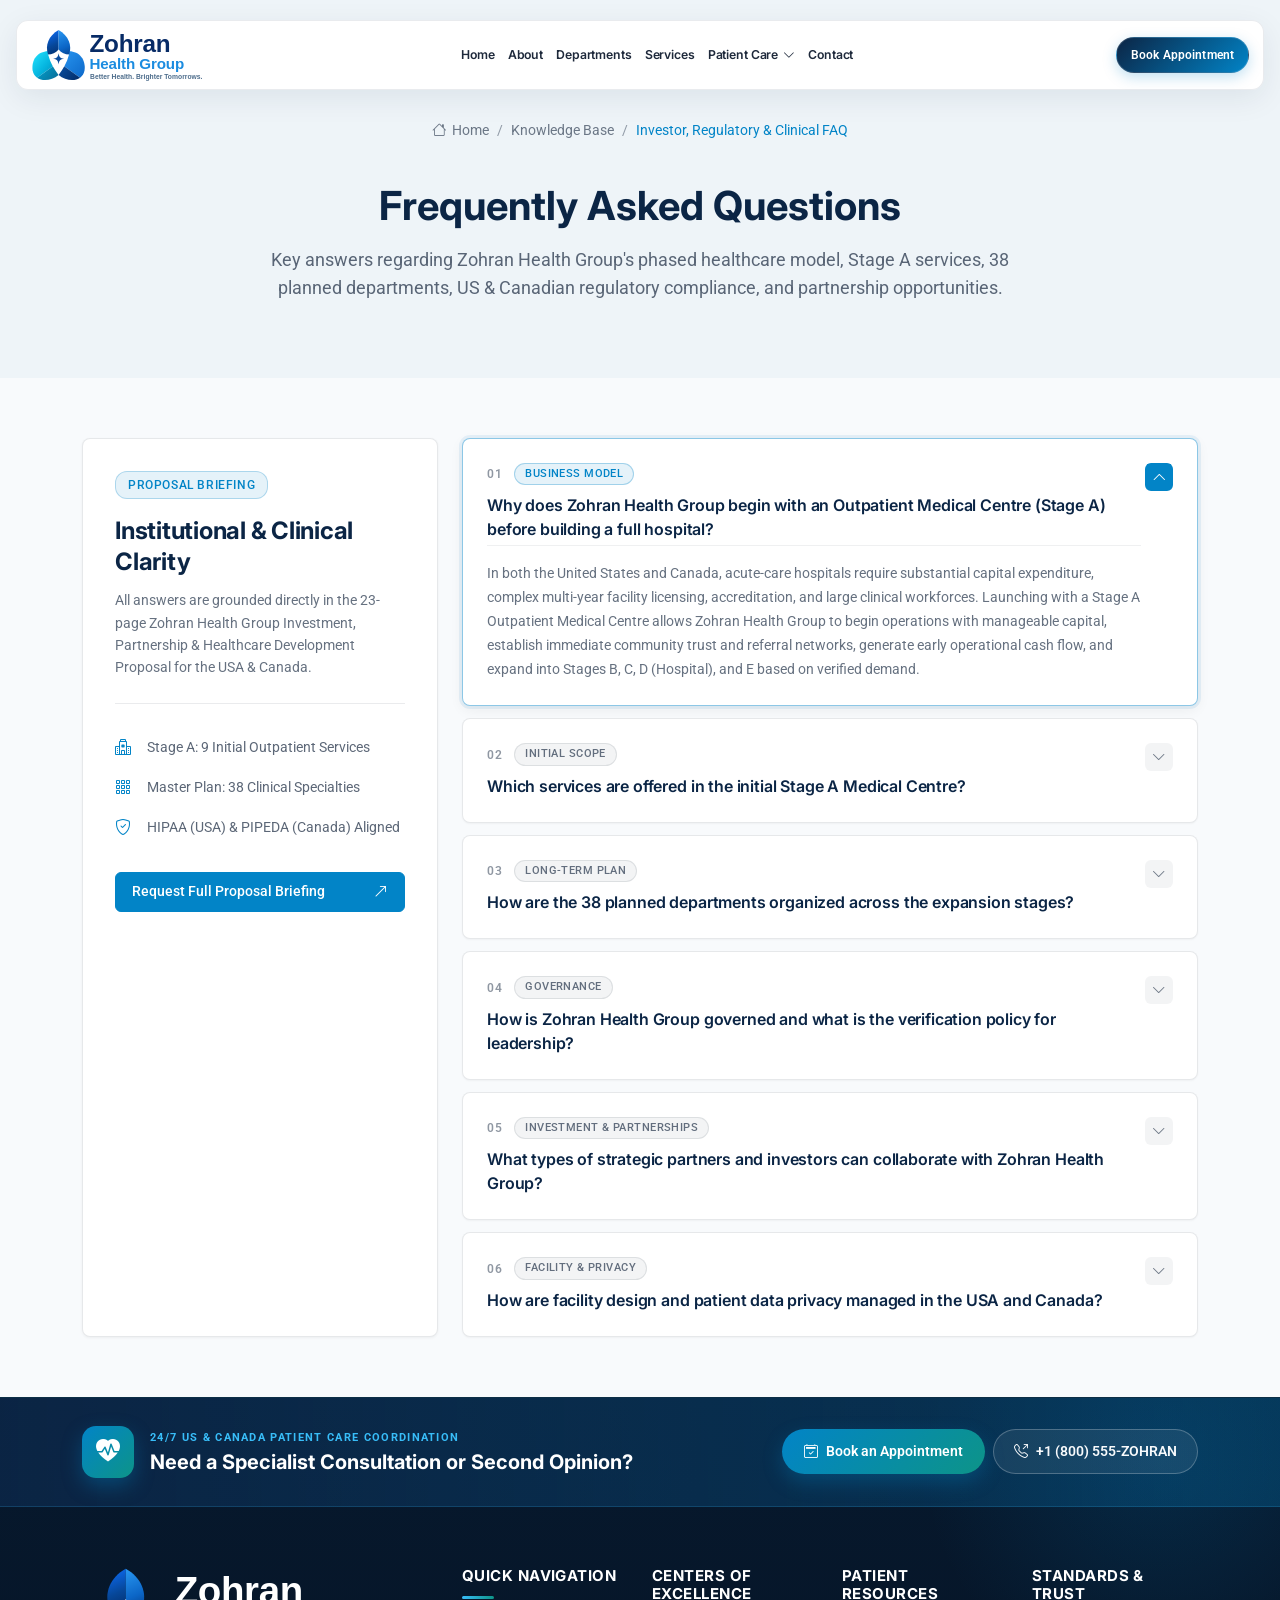
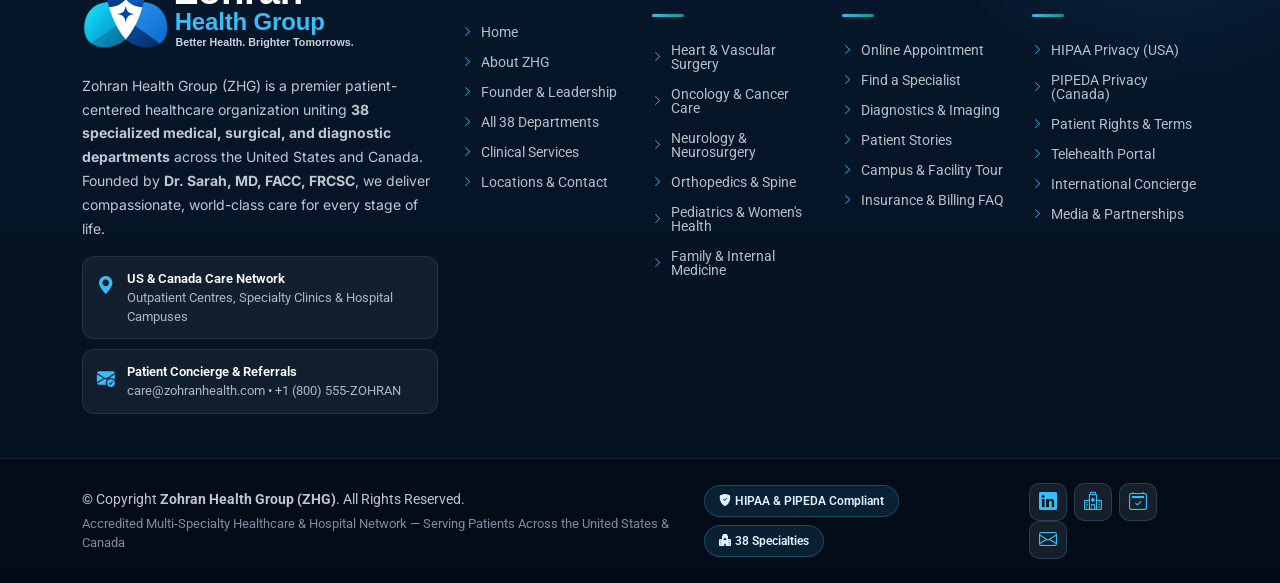
<file: faq.html>
﻿<!DOCTYPE html>
<html lang="en">

<head>
  <meta charset="utf-8">
  <meta content="width=device-width, initial-scale=1.0" name="viewport">
  <title>Investor, Regulatory & Clinical FAQ | Zohran Health Group (USA &amp; Canada)</title>
  <meta name="description" content="Frequently asked questions covering Zohran Health Group's phased model, 38 specialties, governance, and partnerships.">
  <meta name="keywords" content="Zohran Health Group, Medical Centre, Multi-Specialty Hospital Network, Healthcare Development, USA, Canada, Family Medicine, Internal Medicine, Clinical Governance">

  <!-- Favicons -->
  <link href="assets/img/logo-emblem.svg?v=8" rel="icon" type="image/svg+xml">
  <link href="assets/img/apple-touch-icon.png" rel="apple-touch-icon">

  <!-- Fonts -->
  <link href="https://fonts.googleapis.com" rel="preconnect">
  <link href="https://fonts.gstatic.com" rel="preconnect" crossorigin>
  <link href="https://fonts.googleapis.com/css2?family=Roboto:ital,wght@0,100;0,300;0,400;0,500;0,700;0,900;1,100;1,300;1,400;1,500;1,700;1,900&family=Inter:wght@100;200;300;400;500;600;700;800;900&display=swap" rel="stylesheet">

  <!-- Vendor CSS Files -->
  <link href="vendors/bootstrap/css/bootstrap.min.css" rel="stylesheet">
  <link href="vendors/bootstrap-icons/bootstrap-icons.css" rel="stylesheet">
  <link href="vendors/aos/aos.css" rel="stylesheet">
  <link href="vendors/swiper/swiper-bundle.min.css" rel="stylesheet">
  <link href="vendors/glightbox/css/glightbox.min.css" rel="stylesheet">
  <link href="vendors/fontawesome-free/css/all.min.css" rel="stylesheet">

  <!-- Main CSS File -->
  <link href="assets/css/main.css?v=8" rel="stylesheet">
</head>

<body class="faq-page">

      <header id="header" class="header d-flex align-items-center fixed-top">
    <div class="header-container container-fluid container-xl position-relative d-flex align-items-center justify-content-between">

      <a href="index.html" class="logo d-flex align-items-center me-auto me-xl-0">
        <img src="assets/img/logo-dark.svg?v=7" alt="Zohran Health Group Logo">
      </a>

      <nav id="navmenu" class="navmenu">
        <ul>
          <li><a href="index.html">Home</a></li>
          <li><a href="about.html">About</a></li>
          <li><a href="departments.html">Departments</a></li>
          <li><a href="services.html">Services</a></li>
          <li class="dropdown"><a href="#"><span>Patient Care</span> <i class="bi bi-chevron-down toggle-dropdown"></i></a>
            <ul>
              <li><a href="appointment.html">Book an Appointment</a></li>
              <li><a href="index.html#find-a-doctor">Find a Specialist</a></li>
              <li><a href="department-details.html">Centers of Excellence</a></li>
              <li><a href="service-details.html">Diagnostic &amp; Surgical Care</a></li>
              <li><a href="testimonials.html">Patient Stories &amp; Outcomes</a></li>
              <li><a href="gallery.html">Facilities &amp; Campus Tour</a></li>
              <li><a href="faq.html">Patient &amp; Insurance FAQ</a></li>
            </ul>
          </li>
          <li><a href="contact.html">Contact</a></li>
        </ul>
        <i class="mobile-nav-toggle d-xl-none bi bi-list"></i>
      </nav>

      <a class="btn-getstarted" href="appointment.html">Book Appointment</a>

    </div>
  </header>

  <main class="main">

    <!-- Page Title -->
    <div class="page-title light-background">
      <div class="breadcrumbs">
        <nav aria-label="breadcrumb">
          <ol class="breadcrumb">
            <li class="breadcrumb-item"><a href="index.html"><i class="bi bi-house"></i> Home</a></li>
            <li class="breadcrumb-item"><a href="faq.html">Knowledge Base</a></li>
            <li class="breadcrumb-item active current">Investor, Regulatory &amp; Clinical FAQ</li>
          </ol>
        </nav>
      </div>

      <div class="title-wrapper">
        <h1>Frequently Asked Questions</h1>
        <p>Key answers regarding Zohran Health Group's phased healthcare model, Stage A services, 38 planned departments, US &amp; Canadian regulatory compliance, and partnership opportunities.</p>
      </div>
    </div><!-- End Page Title -->

    <!-- Faq Section -->
    <section id="faq" class="faq section">

      <div class="container" data-aos="fade-up" data-aos-delay="100">

        <div class="row g-4">

          <div class="col-lg-4" data-aos="fade-up" data-aos-delay="100">

            <aside class="faq-sidebar">
              <span class="sidebar-badge">Proposal Briefing</span>
              <h3 class="sidebar-title">Institutional &amp; Clinical Clarity</h3>
              <p class="sidebar-desc">All answers are grounded directly in the 23-page Zohran Health Group Investment, Partnership &amp; Healthcare Development Proposal for the USA &amp; Canada.</p>

              <div class="sidebar-divider"></div>

              <ul class="sidebar-meta">
                <li><i class="bi bi-hospital"></i><span>Stage A: 9 Initial Outpatient Services</span></li>
                <li><i class="bi bi-grid-3x3-gap"></i><span>Master Plan: 38 Clinical Specialties</span></li>
                <li><i class="bi bi-shield-check"></i><span>HIPAA (USA) &amp; PIPEDA (Canada) Aligned</span></li>
              </ul>

              <a href="appointment.html" class="sidebar-cta">
                <span>Request Full Proposal Briefing</span>
                <i class="bi bi-arrow-up-right"></i>
              </a>
            </aside>

          </div><!-- End Sidebar -->

          <div class="col-lg-8" data-aos="fade-up" data-aos-delay="200">

            <div class="faq-container">

              <div class="faq-item faq-active">
                <div class="faq-meta">
                  <span class="faq-index">01</span>
                  <span class="faq-tag">Business Model</span>
                </div>
                <h3>Why does Zohran Health Group begin with an Outpatient Medical Centre (Stage A) before building a full hospital?</h3>
                <div class="faq-content">
                  <p>In both the United States and Canada, acute-care hospitals require substantial capital expenditure, complex multi-year facility licensing, accreditation, and large clinical workforces. Launching with a Stage A Outpatient Medical Centre allows Zohran Health Group to begin operations with manageable capital, establish immediate community trust and referral networks, generate early operational cash flow, and expand into Stages B, C, D (Hospital), and E based on verified demand.</p>
                </div>
                <i class="faq-toggle bi bi-chevron-down"></i>
              </div><!-- End Faq item-->

              <div class="faq-item">
                <div class="faq-meta">
                  <span class="faq-index">02</span>
                  <span class="faq-tag">Initial Scope</span>
                </div>
                <h3>Which services are offered in the initial Stage A Medical Centre?</h3>
                <div class="faq-content">
                  <p>Zohran Health Group Clinical Network specifies 9 recommended initial services: (1) Family Medicine, (2) Internal Medicine, (3) Selected Specialist Consultations (visiting or part-time), (4) Physiotherapy, (5) Dermatology, (6) Diabetes &amp; Endocrinology Consultations, (7) Dietary &amp; Nutrition Services, (8) Basic Diagnostic Coordination (sample collection, ECG, point-of-care testing, and accredited lab/imaging referrals), and (9) Administration &amp; Patient Services.</p>
                </div>
                <i class="faq-toggle bi bi-chevron-down"></i>
              </div><!-- End Faq item-->

              <div class="faq-item">
                <div class="faq-meta">
                  <span class="faq-index">03</span>
                  <span class="faq-tag">Long-Term Plan</span>
                </div>
                <h3>How are the 38 planned departments organized across the expansion stages?</h3>
                <div class="faq-content">
                  <p>Zohran Health Group Clinical Network categorizes all 38 specialties by their target activation stage: Initial Stage specialties (Family Medicine, Internal Medicine, Physiotherapy, Dermatology, Diabetes &amp; Endocrinology, Dietary Clinic), Diagnostic Core (Laboratory, Radiology &amp; Imaging, Chemical Pathology), Specialist Expansion (Cardiology, Neurology, Orthopaedics, Paediatrics, OB/GYN, ENT, Ophthalmology, Psychiatry, Pulmonology, Rheumatology, Urology, etc.), and Hospital/Surgical Stage (Emergency Department/ER, ICU/Critical Care, Anaesthesia, General Surgery, Neurosurgery, Vascular Surgery, Neonatology, Oncology).</p>
                </div>
                <i class="faq-toggle bi bi-chevron-down"></i>
              </div><!-- End Faq item-->

              <div class="faq-item">
                <div class="faq-meta">
                  <span class="faq-index">04</span>
                  <span class="faq-tag">Governance</span>
                </div>
                <h3>How is Zohran Health Group governed and what is the verification policy for leadership?</h3>
                <div class="faq-content">
                  <p>Zohran Health Group is led by Founder Dr. Sarah and Chairman Mr. Danish Mushtaq, governed by the Board of Directors (Sakandar Hayat, Dr. Laraib Usman, Muhammad Yahya, and Ms. Emily), and supported by Health Director Dr. Awias Ur Rehman, Project Lead Neil Robert, and Team Management (HR, HR Executive, and clinical/corporate operations), alongside 5 specialized Board Committees (Finance, Audit &amp; Risk; Clinical Quality &amp; Patient Safety; Governance, Ethics &amp; Compliance; HR &amp; Remuneration; Strategy, Investment &amp; Development). Per Zohran Health Group Clinical Network, verified biographies, academic credentials, professional licenses, and written consents are formally attached prior to regulatory submission or investor due diligence.</p>
                </div>
                <i class="faq-toggle bi bi-chevron-down"></i>
              </div><!-- End Faq item-->

              <div class="faq-item">
                <div class="faq-meta">
                  <span class="faq-index">05</span>
                  <span class="faq-tag">Investment &amp; Partnerships</span>
                </div>
                <h3>What types of strategic partners and investors can collaborate with Zohran Health Group?</h3>
                <div class="faq-content">
                  <p>Zohran Health Group Clinical Network invites collaboration across 8 partner categories: (1) Equity Investors, (2) Healthcare Operators, (3) Physicians &amp; Specialist Groups, (4) Diagnostic Laboratory &amp; Imaging Providers, (5) Medical Equipment Suppliers, (6) Healthcare Technology/EMR Providers, (7) Property &amp; Real Estate Development Partners, and (8) Financial, Legal &amp; Regulatory Advisors.</p>
                </div>
                <i class="faq-toggle bi bi-chevron-down"></i>
              </div><!-- End Faq item-->

              <div class="faq-item">
                <div class="faq-meta">
                  <span class="faq-index">06</span>
                  <span class="faq-tag">Facility &amp; Privacy</span>
                </div>
                <h3>How are facility design and patient data privacy managed in the USA and Canada?</h3>
                <div class="faq-content">
                  <p>The initial facility is organized into 8 functional clinical and administrative zones meeting infection control, ADA/accessibility, fire safety, and HVAC standards. Digital operations run on 9 integrated systems engineered for full compliance with HIPAA in the United States and PIPEDA plus provincial health information privacy laws in Canada.</p>
                </div>
                <i class="faq-toggle bi bi-chevron-down"></i>
              </div><!-- End Faq item-->

            </div>

          </div><!-- End Faq Column-->

        </div>

      </div>

    </section><!-- /Faq Section -->

  </main>

      <footer id="footer" class="footer dark-background zhg-luxury-footer">

    <!-- Top Executive Patient Care & Cross-Border Ribbon -->
    <div class="zhg-footer-ribbon">
      <div class="container">
        <div class="row align-items-center gy-3">
          <div class="col-lg-7">
            <div class="d-flex align-items-center gap-3">
              <div class="ribbon-icon">
                <i class="bi bi-heart-pulse-fill"></i>
              </div>
              <div>
                <span class="ribbon-eyebrow">24/7 US &amp; CANADA PATIENT CARE COORDINATION</span>
                <h3 class="ribbon-title mb-0">Need a Specialist Consultation or Second Opinion?</h3>
              </div>
            </div>
          </div>
          <div class="col-lg-5 text-lg-end">
            <div class="d-flex flex-wrap gap-2 justify-content-lg-end">
              <a href="appointment.html" class="zhg-footer-btn-primary">
                <i class="bi bi-calendar2-check me-2"></i>Book an Appointment
              </a>
              <a href="contact.html" class="zhg-footer-btn-outline">
                <i class="bi bi-telephone-outbound me-2"></i>+1 (800) 555-ZOHRAN
              </a>
            </div>
          </div>
        </div>
      </div>
    </div>

    <div class="footer-top">
      <div class="container">
        <div class="row gy-4">
          <div class="col-lg-4 col-md-12 footer-about">
            <a href="index.html" class="logo d-flex align-items-center">
              <img src="assets/img/logo-white.svg?v=7" alt="Zohran Health Group">
            </a>
            <p class="mt-3 mb-3" style="color: rgba(226, 232, 240, 0.85); line-height: 1.7;">
              Zohran Health Group (ZHG) is a premier patient-centered healthcare organization uniting <strong>38 specialized medical, surgical, and diagnostic departments</strong> across the United States and Canada. Founded by <strong>Dr. Sarah, MD, FACC, FRCSC</strong>, we deliver compassionate, world-class care for every stage of life.
            </p>
            <div class="zhg-footer-contact-cards">
              <div class="contact-pill">
                <i class="bi bi-geo-alt-fill"></i>
                <div>
                  <strong>US &amp; Canada Care Network</strong>
                  <span>Outpatient Centres, Specialty Clinics &amp; Hospital Campuses</span>
                </div>
              </div>
              <div class="contact-pill">
                <i class="bi bi-envelope-check-fill"></i>
                <div>
                  <strong>Patient Concierge &amp; Referrals</strong>
                  <span>care@zohranhealth.com • +1 (800) 555-ZOHRAN</span>
                </div>
              </div>
            </div>
          </div>

          <div class="col-lg-2 col-6 footer-links">
            <h4>Quick Navigation</h4>
            <ul>
              <li><i class="bi bi-chevron-right"></i> <a href="index.html">Home</a></li>
              <li><i class="bi bi-chevron-right"></i> <a href="about.html">About ZHG</a></li>
              <li><i class="bi bi-chevron-right"></i> <a href="about.html#doctors">Founder &amp; Leadership</a></li>
              <li><i class="bi bi-chevron-right"></i> <a href="departments.html">All 38 Departments</a></li>
              <li><i class="bi bi-chevron-right"></i> <a href="services.html">Clinical Services</a></li>
              <li><i class="bi bi-chevron-right"></i> <a href="contact.html">Locations &amp; Contact</a></li>
            </ul>
          </div>

          <div class="col-lg-2 col-6 footer-links">
            <h4>Centers of Excellence</h4>
            <ul>
              <li><i class="bi bi-chevron-right"></i> <a href="department-details.html">Heart &amp; Vascular Surgery</a></li>
              <li><i class="bi bi-chevron-right"></i> <a href="department-details.html">Oncology &amp; Cancer Care</a></li>
              <li><i class="bi bi-chevron-right"></i> <a href="department-details.html">Neurology &amp; Neurosurgery</a></li>
              <li><i class="bi bi-chevron-right"></i> <a href="department-details.html">Orthopedics &amp; Spine</a></li>
              <li><i class="bi bi-chevron-right"></i> <a href="department-details.html">Pediatrics &amp; Women's Health</a></li>
              <li><i class="bi bi-chevron-right"></i> <a href="department-details.html">Family &amp; Internal Medicine</a></li>
            </ul>
          </div>

          <div class="col-lg-2 col-6 footer-links">
            <h4>Patient Resources</h4>
            <ul>
              <li><i class="bi bi-chevron-right"></i> <a href="appointment.html">Online Appointment</a></li>
              <li><i class="bi bi-chevron-right"></i> <a href="index.html#find-a-doctor">Find a Specialist</a></li>
              <li><i class="bi bi-chevron-right"></i> <a href="service-details.html">Diagnostics &amp; Imaging</a></li>
              <li><i class="bi bi-chevron-right"></i> <a href="testimonials.html">Patient Stories</a></li>
              <li><i class="bi bi-chevron-right"></i> <a href="gallery.html">Campus &amp; Facility Tour</a></li>
              <li><i class="bi bi-chevron-right"></i> <a href="faq.html">Insurance &amp; Billing FAQ</a></li>
            </ul>
          </div>

          <div class="col-lg-2 col-6 footer-links">
            <h4>Standards &amp; Trust</h4>
            <ul>
              <li><i class="bi bi-chevron-right"></i> <a href="privacy.html">HIPAA Privacy (USA)</a></li>
              <li><i class="bi bi-chevron-right"></i> <a href="privacy.html">PIPEDA Privacy (Canada)</a></li>
              <li><i class="bi bi-chevron-right"></i> <a href="terms.html">Patient Rights &amp; Terms</a></li>
              <li><i class="bi bi-chevron-right"></i> <a href="appointment.html">Telehealth Portal</a></li>
              <li><i class="bi bi-chevron-right"></i> <a href="contact.html">International Concierge</a></li>
              <li><i class="bi bi-chevron-right"></i> <a href="contact.html">Media &amp; Partnerships</a></li>
            </ul>
          </div>

        </div>
      </div>
    </div>

    <div class="copyright">
      <div class="container d-flex flex-column flex-lg-row justify-content-center justify-content-lg-between align-items-center gap-3">

        <div class="d-flex flex-column align-items-center align-items-lg-start">
          <div>
            &copy; Copyright <strong><span>Zohran Health Group (ZHG)</span></strong>. All Rights Reserved.
          </div>
          <div class="credits">
            Accredited Multi-Specialty Healthcare &amp; Hospital Network — Serving Patients Across the United States &amp; Canada
          </div>
        </div>

        <div class="zhg-footer-badges d-flex flex-wrap align-items-center gap-2">
          <span class="trust-pill"><i class="bi bi-shield-fill-check me-1"></i> HIPAA &amp; PIPEDA Compliant</span>
          <span class="trust-pill"><i class="bi bi-hospital-fill me-1"></i> 38 Specialties</span>
        </div>

        <div class="social-links order-first order-lg-last mb-2 mb-lg-0">
          <a href="contact.html" aria-label="LinkedIn"><i class="bi bi-linkedin"></i></a>
          <a href="contact.html" aria-label="Hospital Network"><i class="bi bi-hospital"></i></a>
          <a href="appointment.html" aria-label="Schedule Appointment"><i class="bi bi-calendar2-check"></i></a>
          <a href="contact.html" aria-label="Email Patient Care"><i class="bi bi-envelope"></i></a>
        </div>

      </div>
    </div>

  </footer>

  <!-- Scroll Top -->
  <a href="#" id="scroll-top" class="scroll-top d-flex align-items-center justify-content-center"><i class="bi bi-arrow-up-short"></i></a>

  <!-- Vendor JS Files -->
  <script src="vendors/bootstrap/js/bootstrap.bundle.min.js"></script>
  <script src="vendors/php-email-form/validate.js"></script>
  <script src="vendors/aos/aos.js"></script>
  <script src="vendors/swiper/swiper-bundle.min.js"></script>
  <script src="vendors/glightbox/js/glightbox.min.js"></script>
  <script src="vendors/purecounter/purecounter_vanilla.js"></script>
  <script src="vendors/imagesloaded/imagesloaded.pkgd.min.js"></script>
  <script src="vendors/isotope-layout/isotope.pkgd.min.js"></script>

  <!-- Main JS File -->
  <script src="assets/js/main.js?v=8"></script>

</body>

</html>
</file>
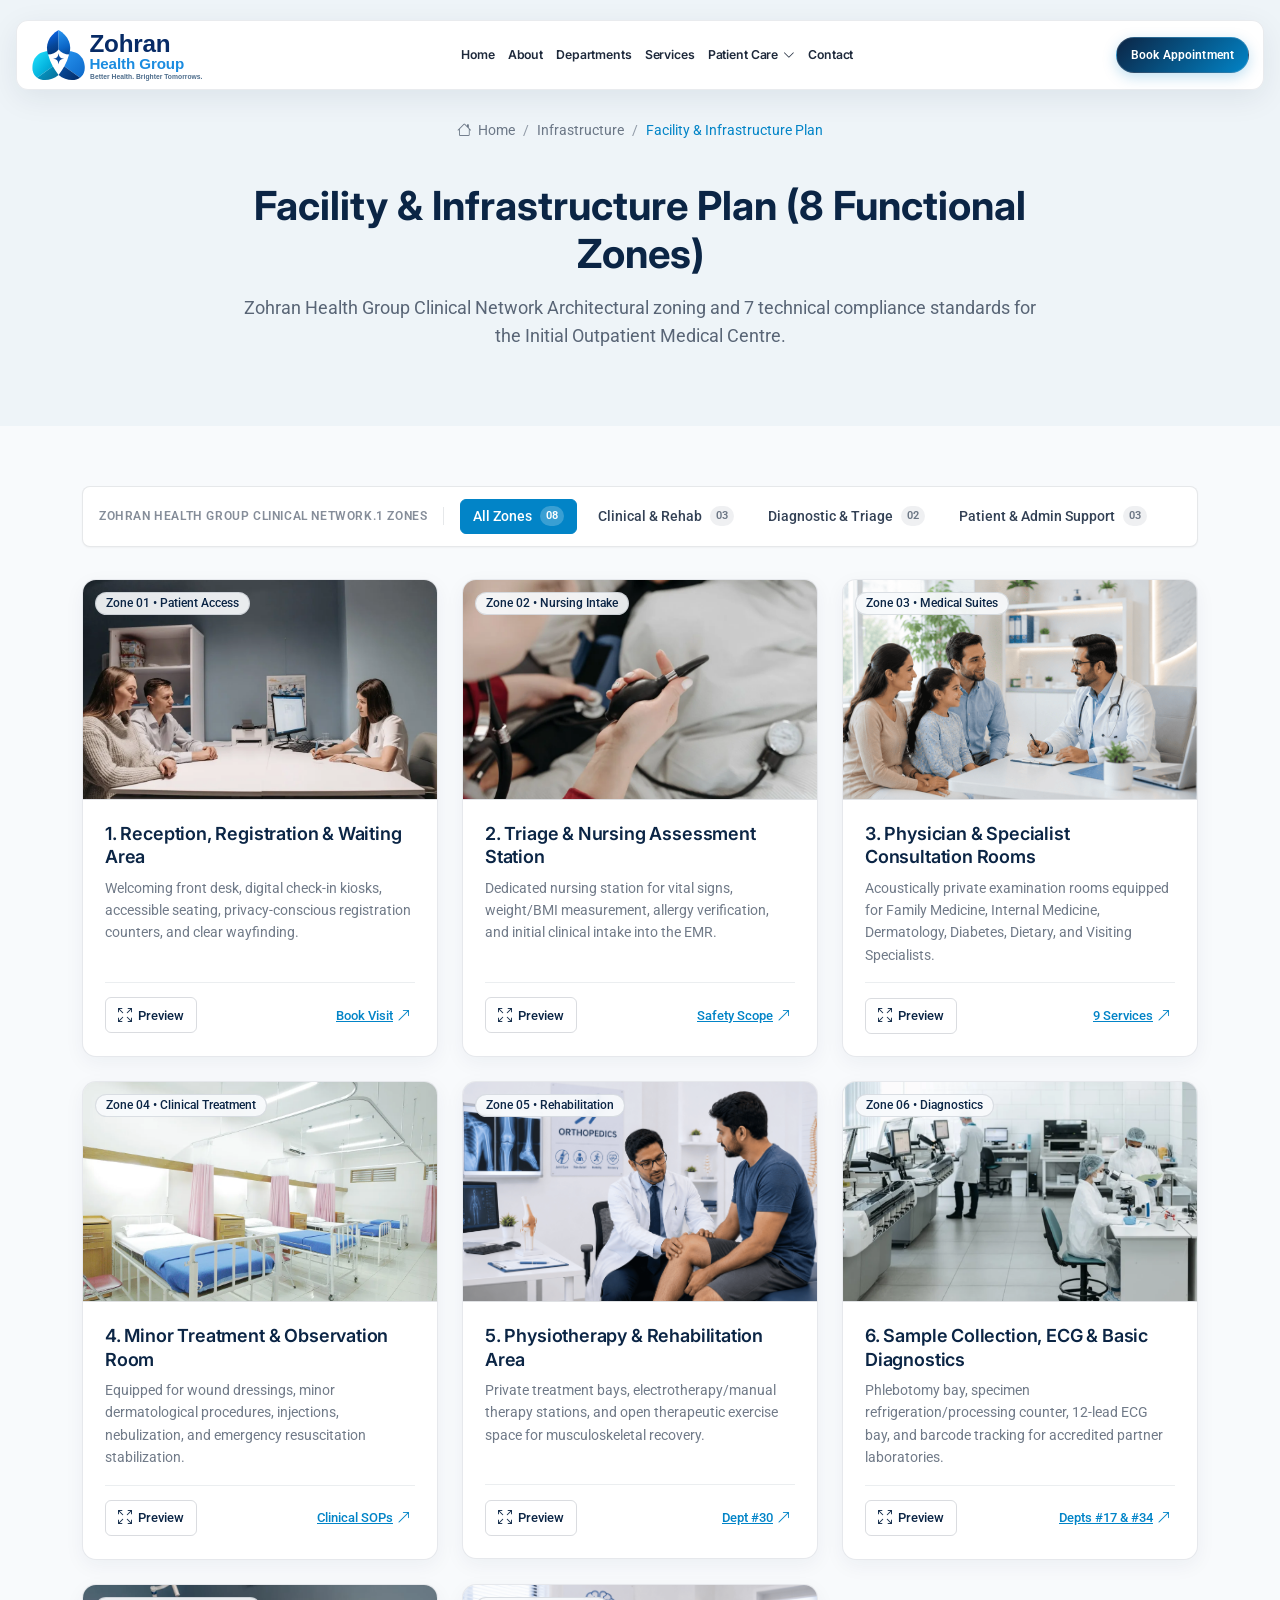
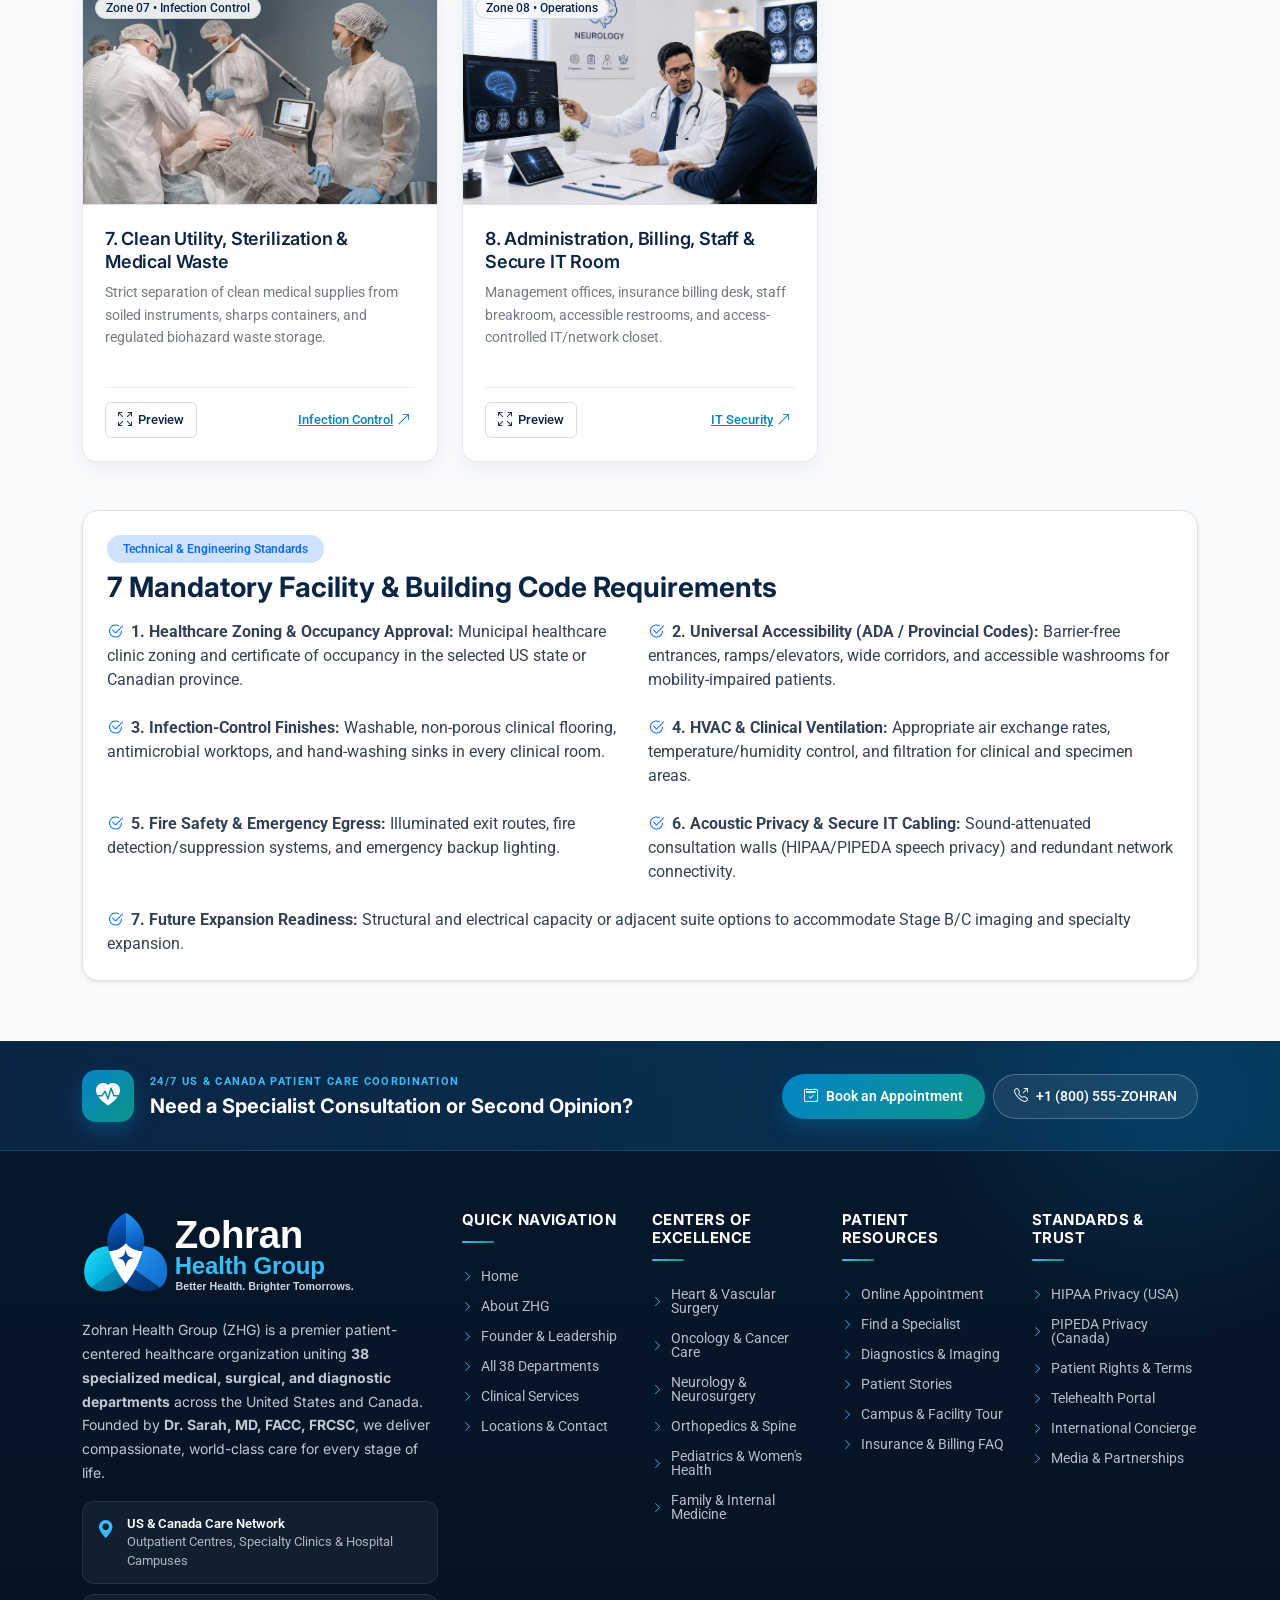
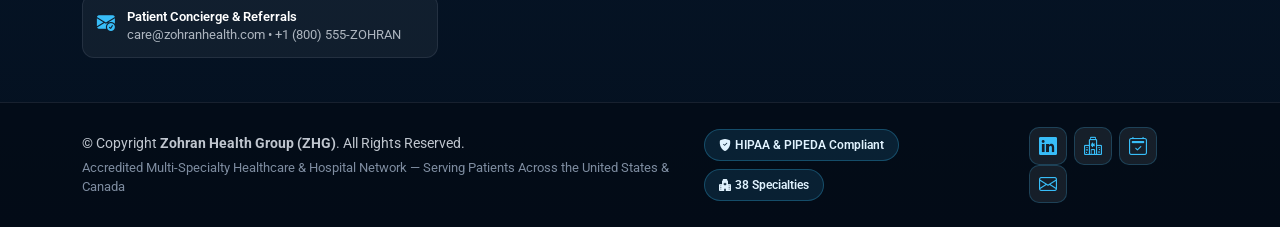
<file: gallery.html>
﻿<!DOCTYPE html>
<html lang="en">

<head>
  <meta charset="utf-8">
  <meta content="width=device-width, initial-scale=1.0" name="viewport">
  <title>Facility & Infrastructure Standards (8 Zones) | Zohran Health Group (USA &amp; Canada)</title>
  <meta name="description" content="Zohran Health Group Clinical Network Facility & Infrastructure Plan: 8 Functional Zones and 7 Technical Building Requirements.">
  <meta name="keywords" content="Zohran Health Group, Medical Centre, Multi-Specialty Hospital Network, Healthcare Development, USA, Canada, Family Medicine, Internal Medicine, Clinical Governance">

  <!-- Favicons -->
  <link href="assets/img/logo-emblem.svg?v=8" rel="icon" type="image/svg+xml">
  <link href="assets/img/apple-touch-icon.png" rel="apple-touch-icon">

  <!-- Fonts -->
  <link href="https://fonts.googleapis.com" rel="preconnect">
  <link href="https://fonts.gstatic.com" rel="preconnect" crossorigin>
  <link href="https://fonts.googleapis.com/css2?family=Roboto:ital,wght@0,100;0,300;0,400;0,500;0,700;0,900;1,100;1,300;1,400;1,500;1,900&family=Inter:wght@100;200;300;400;500;600;700;800;900&display=swap" rel="stylesheet">

  <!-- Vendor CSS Files -->
  <link href="vendors/bootstrap/css/bootstrap.min.css" rel="stylesheet">
  <link href="vendors/bootstrap-icons/bootstrap-icons.css" rel="stylesheet">
  <link href="vendors/aos/aos.css" rel="stylesheet">
  <link href="vendors/swiper/swiper-bundle.min.css" rel="stylesheet">
  <link href="vendors/glightbox/css/glightbox.min.css" rel="stylesheet">
  <link href="vendors/fontawesome-free/css/all.min.css" rel="stylesheet">

  <!-- Main CSS File -->
  <link href="assets/css/main.css?v=8" rel="stylesheet">
</head>

<body class="gallery-page">

      <header id="header" class="header d-flex align-items-center fixed-top">
    <div class="header-container container-fluid container-xl position-relative d-flex align-items-center justify-content-between">

      <a href="index.html" class="logo d-flex align-items-center me-auto me-xl-0">
        <img src="assets/img/logo-dark.svg?v=7" alt="Zohran Health Group Logo">
      </a>

      <nav id="navmenu" class="navmenu">
        <ul>
          <li><a href="index.html">Home</a></li>
          <li><a href="about.html">About</a></li>
          <li><a href="departments.html">Departments</a></li>
          <li><a href="services.html">Services</a></li>
          <li class="dropdown"><a href="#"><span>Patient Care</span> <i class="bi bi-chevron-down toggle-dropdown"></i></a>
            <ul>
              <li><a href="appointment.html">Book an Appointment</a></li>
              <li><a href="index.html#find-a-doctor">Find a Specialist</a></li>
              <li><a href="department-details.html">Centers of Excellence</a></li>
              <li><a href="service-details.html">Diagnostic &amp; Surgical Care</a></li>
              <li><a href="testimonials.html">Patient Stories &amp; Outcomes</a></li>
              <li><a href="gallery.html">Facilities &amp; Campus Tour</a></li>
              <li><a href="faq.html">Patient &amp; Insurance FAQ</a></li>
            </ul>
          </li>
          <li><a href="contact.html">Contact</a></li>
        </ul>
        <i class="mobile-nav-toggle d-xl-none bi bi-list"></i>
      </nav>

      <a class="btn-getstarted" href="appointment.html">Book Appointment</a>

    </div>
  </header>

  <main class="main">

    <!-- Page Title -->
    <div class="page-title light-background">
      <div class="breadcrumbs">
        <nav aria-label="breadcrumb">
          <ol class="breadcrumb">
            <li class="breadcrumb-item"><a href="index.html"><i class="bi bi-house"></i> Home</a></li>
            <li class="breadcrumb-item"><a href="gallery.html">Infrastructure</a></li>
            <li class="breadcrumb-item active current">Facility &amp; Infrastructure Plan</li>
          </ol>
        </nav>
      </div>

      <div class="title-wrapper">
        <h1>Facility &amp; Infrastructure Plan (8 Functional Zones)</h1>
        <p>Zohran Health Group Clinical Network Architectural zoning and 7 technical compliance standards for the Initial Outpatient Medical Centre.</p>
      </div>
    </div><!-- End Page Title -->

    <!-- Gallery Section -->
    <section id="gallery" class="gallery section">

      <div class="container" data-aos="fade-up" data-aos-delay="100">

        <div class="isotope-layout" data-default-filter="*" data-layout="fitRows" data-sort="original-order">

          <div class="filter-bar" data-aos="fade-up" data-aos-delay="150">
            <span class="filter-label">Zohran Health Group Clinical Network.1 Zones</span>
            <ul class="shadcn-filters isotope-filters">
              <li data-filter="*" class="filter-active">
                <span>All Zones</span>
                <span class="filter-count">08</span>
              </li>
              <li data-filter=".filter-clinical">
                <span>Clinical &amp; Rehab</span>
                <span class="filter-count">03</span>
              </li>
              <li data-filter=".filter-diagnostic">
                <span>Diagnostic &amp; Triage</span>
                <span class="filter-count">02</span>
              </li>
              <li data-filter=".filter-support">
                <span>Patient &amp; Admin Support</span>
                <span class="filter-count">03</span>
              </li>
            </ul>
          </div><!-- End Filter Bar -->

          <div class="row g-4 isotope-container" data-aos="fade-up" data-aos-delay="200">

            <article class="col-lg-4 col-md-6 gallery-item isotope-item filter-support">
              <div class="shadcn-card">
                <div class="card-media">
                  <img src="assets/img/health/consultation-4.webp" class="img-fluid" loading="lazy" alt="Zone 01 Reception, Registration & Waiting Area">
                  <span class="card-badge">Zone 01 • Patient Access</span>
                </div>
                <div class="card-body">
                  <header class="card-head">
                    <h3 class="card-title">1. Reception, Registration &amp; Waiting Area</h3>
                    <p class="card-desc">Welcoming front desk, digital check-in kiosks, accessible seating, privacy-conscious registration counters, and clear wayfinding.</p>
                  </header>
                  <footer class="card-foot">
                    <a href="assets/img/health/consultation-4.webp" class="glightbox btn-ghost" title="Zone 01: Reception, Registration & Waiting Area">
                      <i class="bi bi-arrows-fullscreen"></i> Preview
                    </a>
                    <a href="appointment.html" class="btn-link">Book Visit <i class="bi bi-arrow-up-right"></i></a>
                  </footer>
                </div>
              </div>
            </article>

            <article class="col-lg-4 col-md-6 gallery-item isotope-item filter-diagnostic">
              <div class="shadcn-card">
                <div class="card-media">
                  <img src="assets/img/health/cardiology-3.webp" class="img-fluid" loading="lazy" alt="Zone 02 Triage & Nursing Assessment Station">
                  <span class="card-badge">Zone 02 • Nursing Intake</span>
                </div>
                <div class="card-body">
                  <header class="card-head">
                    <h3 class="card-title">2. Triage &amp; Nursing Assessment Station</h3>
                    <p class="card-desc">Dedicated nursing station for vital signs, weight/BMI measurement, allergy verification, and initial clinical intake into the EMR.</p>
                  </header>
                  <footer class="card-foot">
                    <a href="assets/img/health/cardiology-3.webp" class="glightbox btn-ghost" title="Zone 02: Triage & Nursing Assessment Station">
                      <i class="bi bi-arrows-fullscreen"></i> Preview
                    </a>
                    <a href="service-details.html" class="btn-link">Safety Scope <i class="bi bi-arrow-up-right"></i></a>
                  </footer>
                </div>
              </div>
            </article>

            <article class="col-lg-4 col-md-6 gallery-item isotope-item filter-clinical">
              <div class="shadcn-card">
                <div class="card-media">
                  <img src="assets/img/services/services-image1.png" class="img-fluid" loading="lazy" alt="Zone 03 Physician & Specialist Consultation Rooms">
                  <span class="card-badge">Zone 03 • Medical Suites</span>
                </div>
                <div class="card-body">
                  <header class="card-head">
                    <h3 class="card-title">3. Physician &amp; Specialist Consultation Rooms</h3>
                    <p class="card-desc">Acoustically private examination rooms equipped for Family Medicine, Internal Medicine, Dermatology, Diabetes, Dietary, and Visiting Specialists.</p>
                  </header>
                  <footer class="card-foot">
                    <a href="assets/img/services/services-image1.png" class="glightbox btn-ghost" title="Zone 03: Physician & Specialist Consultation Rooms">
                      <i class="bi bi-arrows-fullscreen"></i> Preview
                    </a>
                    <a href="services.html" class="btn-link">9 Services <i class="bi bi-arrow-up-right"></i></a>
                  </footer>
                </div>
              </div>
            </article>

            <article class="col-lg-4 col-md-6 gallery-item isotope-item filter-clinical">
              <div class="shadcn-card">
                <div class="card-media">
                  <img src="assets/img/health/facilities-3.webp" class="img-fluid" loading="lazy" alt="Zone 04 Minor Treatment & Observation Room">
                  <span class="card-badge">Zone 04 • Clinical Treatment</span>
                </div>
                <div class="card-body">
                  <header class="card-head">
                    <h3 class="card-title">4. Minor Treatment &amp; Observation Room</h3>
                    <p class="card-desc">Equipped for wound dressings, minor dermatological procedures, injections, nebulization, and emergency resuscitation stabilization.</p>
                  </header>
                  <footer class="card-foot">
                    <a href="assets/img/health/facilities-3.webp" class="glightbox btn-ghost" title="Zone 04: Minor Treatment & Observation Room">
                      <i class="bi bi-arrows-fullscreen"></i> Preview
                    </a>
                    <a href="service-details.html" class="btn-link">Clinical SOPs <i class="bi bi-arrow-up-right"></i></a>
                  </footer>
                </div>
              </div>
            </article>

            <article class="col-lg-4 col-md-6 gallery-item isotope-item filter-clinical">
              <div class="shadcn-card">
                <div class="card-media">
                  <img src="assets/img/services/services-image4.png" class="img-fluid" loading="lazy" alt="Zone 05 Physiotherapy & Rehabilitation Area">
                  <span class="card-badge">Zone 05 • Rehabilitation</span>
                </div>
                <div class="card-body">
                  <header class="card-head">
                    <h3 class="card-title">5. Physiotherapy &amp; Rehabilitation Area</h3>
                    <p class="card-desc">Private treatment bays, electrotherapy/manual therapy stations, and open therapeutic exercise space for musculoskeletal recovery.</p>
                  </header>
                  <footer class="card-foot">
                    <a href="assets/img/services/services-image4.png" class="glightbox btn-ghost" title="Zone 05: Physiotherapy & Rehabilitation Area">
                      <i class="bi bi-arrows-fullscreen"></i> Preview
                    </a>
                    <a href="departments.html" class="btn-link">Dept #30 <i class="bi bi-arrow-up-right"></i></a>
                  </footer>
                </div>
              </div>
            </article>

            <article class="col-lg-4 col-md-6 gallery-item isotope-item filter-diagnostic">
              <div class="shadcn-card">
                <div class="card-media">
                  <img src="assets/img/health/facilities-6.webp" class="img-fluid" loading="lazy" alt="Zone 06 Sample Collection, ECG & Basic Diagnostics">
                  <span class="card-badge">Zone 06 • Diagnostics</span>
                </div>
                <div class="card-body">
                  <header class="card-head">
                    <h3 class="card-title">6. Sample Collection, ECG &amp; Basic Diagnostics</h3>
                    <p class="card-desc">Phlebotomy bay, specimen refrigeration/processing counter, 12-lead ECG bay, and barcode tracking for accredited partner laboratories.</p>
                  </header>
                  <footer class="card-foot">
                    <a href="assets/img/health/facilities-6.webp" class="glightbox btn-ghost" title="Zone 06: Sample Collection, ECG & Basic Diagnostics">
                      <i class="bi bi-arrows-fullscreen"></i> Preview
                    </a>
                    <a href="departments.html" class="btn-link">Depts #17 &amp; #34 <i class="bi bi-arrow-up-right"></i></a>
                  </footer>
                </div>
              </div>
            </article>

            <article class="col-lg-4 col-md-6 gallery-item isotope-item filter-support">
              <div class="shadcn-card">
                <div class="card-media">
                  <img src="assets/img/health/surgery-2.webp" class="img-fluid" loading="lazy" alt="Zone 07 Clean Utility, Sterilization & Medical Waste">
                  <span class="card-badge">Zone 07 • Infection Control</span>
                </div>
                <div class="card-body">
                  <header class="card-head">
                    <h3 class="card-title">7. Clean Utility, Sterilization &amp; Medical Waste</h3>
                    <p class="card-desc">Strict separation of clean medical supplies from soiled instruments, sharps containers, and regulated biohazard waste storage.</p>
                  </header>
                  <footer class="card-foot">
                    <a href="assets/img/health/surgery-2.webp" class="glightbox btn-ghost" title="Zone 07: Clean Utility, Sterilization & Medical Waste">
                      <i class="bi bi-arrows-fullscreen"></i> Preview
                    </a>
                    <a href="service-details.html" class="btn-link">Infection Control <i class="bi bi-arrow-up-right"></i></a>
                  </footer>
                </div>
              </div>
            </article>

            <article class="col-lg-4 col-md-6 gallery-item isotope-item filter-support">
              <div class="shadcn-card">
                <div class="card-media">
                  <img src="assets/img/services/services-image3.png" class="img-fluid" loading="lazy" alt="Zone 08 Administration, Billing, Staff & Secure IT Room">
                  <span class="card-badge">Zone 08 • Operations</span>
                </div>
                <div class="card-body">
                  <header class="card-head">
                    <h3 class="card-title">8. Administration, Billing, Staff &amp; Secure IT Room</h3>
                    <p class="card-desc">Management offices, insurance billing desk, staff breakroom, accessible restrooms, and access-controlled IT/network closet.</p>
                  </header>
                  <footer class="card-foot">
                    <a href="assets/img/services/services-image3.png" class="glightbox btn-ghost" title="Zone 08: Administration, Billing, Staff & Secure IT Room">
                      <i class="bi bi-arrows-fullscreen"></i> Preview
                    </a>
                    <a href="privacy.html" class="btn-link">IT Security <i class="bi bi-arrow-up-right"></i></a>
                  </footer>
                </div>
              </div>
            </article>

          </div><!-- End Gallery Grid -->

        </div>

        <!-- Zohran Health Group Clinical Network.2: 7 Technical & Regulatory Facility Requirements -->
        <div class="mt-5 p-4 bg-white rounded-4 border shadow-sm" data-aos="fade-up" data-aos-delay="250">
          <span class="badge bg-primary-subtle text-primary px-3 py-2 rounded-pill fw-semibold">Technical &amp; Engineering Standards</span>
          <h3 class="mt-2 mb-3 fw-bold">7 Mandatory Facility &amp; Building Code Requirements</h3>
          <div class="row g-3">
            <div class="col-md-6"><p class="mb-2"><i class="bi bi-check2-circle text-primary me-2"></i><strong>1. Healthcare Zoning &amp; Occupancy Approval:</strong> Municipal healthcare clinic zoning and certificate of occupancy in the selected US state or Canadian province.</p></div>
            <div class="col-md-6"><p class="mb-2"><i class="bi bi-check2-circle text-primary me-2"></i><strong>2. Universal Accessibility (ADA / Provincial Codes):</strong> Barrier-free entrances, ramps/elevators, wide corridors, and accessible washrooms for mobility-impaired patients.</p></div>
            <div class="col-md-6"><p class="mb-2"><i class="bi bi-check2-circle text-primary me-2"></i><strong>3. Infection-Control Finishes:</strong> Washable, non-porous clinical flooring, antimicrobial worktops, and hand-washing sinks in every clinical room.</p></div>
            <div class="col-md-6"><p class="mb-2"><i class="bi bi-check2-circle text-primary me-2"></i><strong>4. HVAC &amp; Clinical Ventilation:</strong> Appropriate air exchange rates, temperature/humidity control, and filtration for clinical and specimen areas.</p></div>
            <div class="col-md-6"><p class="mb-2"><i class="bi bi-check2-circle text-primary me-2"></i><strong>5. Fire Safety &amp; Emergency Egress:</strong> Illuminated exit routes, fire detection/suppression systems, and emergency backup lighting.</p></div>
            <div class="col-md-6"><p class="mb-2"><i class="bi bi-check2-circle text-primary me-2"></i><strong>6. Acoustic Privacy &amp; Secure IT Cabling:</strong> Sound-attenuated consultation walls (HIPAA/PIPEDA speech privacy) and redundant network connectivity.</p></div>
            <div class="col-md-12"><p class="mb-0"><i class="bi bi-check2-circle text-primary me-2"></i><strong>7. Future Expansion Readiness:</strong> Structural and electrical capacity or adjacent suite options to accommodate Stage B/C imaging and specialty expansion.</p></div>
          </div>
        </div>

      </div>

    </section><!-- /Gallery Section -->

  </main>

      <footer id="footer" class="footer dark-background zhg-luxury-footer">

    <!-- Top Executive Patient Care & Cross-Border Ribbon -->
    <div class="zhg-footer-ribbon">
      <div class="container">
        <div class="row align-items-center gy-3">
          <div class="col-lg-7">
            <div class="d-flex align-items-center gap-3">
              <div class="ribbon-icon">
                <i class="bi bi-heart-pulse-fill"></i>
              </div>
              <div>
                <span class="ribbon-eyebrow">24/7 US &amp; CANADA PATIENT CARE COORDINATION</span>
                <h3 class="ribbon-title mb-0">Need a Specialist Consultation or Second Opinion?</h3>
              </div>
            </div>
          </div>
          <div class="col-lg-5 text-lg-end">
            <div class="d-flex flex-wrap gap-2 justify-content-lg-end">
              <a href="appointment.html" class="zhg-footer-btn-primary">
                <i class="bi bi-calendar2-check me-2"></i>Book an Appointment
              </a>
              <a href="contact.html" class="zhg-footer-btn-outline">
                <i class="bi bi-telephone-outbound me-2"></i>+1 (800) 555-ZOHRAN
              </a>
            </div>
          </div>
        </div>
      </div>
    </div>

    <div class="footer-top">
      <div class="container">
        <div class="row gy-4">
          <div class="col-lg-4 col-md-12 footer-about">
            <a href="index.html" class="logo d-flex align-items-center">
              <img src="assets/img/logo-white.svg?v=7" alt="Zohran Health Group">
            </a>
            <p class="mt-3 mb-3" style="color: rgba(226, 232, 240, 0.85); line-height: 1.7;">
              Zohran Health Group (ZHG) is a premier patient-centered healthcare organization uniting <strong>38 specialized medical, surgical, and diagnostic departments</strong> across the United States and Canada. Founded by <strong>Dr. Sarah, MD, FACC, FRCSC</strong>, we deliver compassionate, world-class care for every stage of life.
            </p>
            <div class="zhg-footer-contact-cards">
              <div class="contact-pill">
                <i class="bi bi-geo-alt-fill"></i>
                <div>
                  <strong>US &amp; Canada Care Network</strong>
                  <span>Outpatient Centres, Specialty Clinics &amp; Hospital Campuses</span>
                </div>
              </div>
              <div class="contact-pill">
                <i class="bi bi-envelope-check-fill"></i>
                <div>
                  <strong>Patient Concierge &amp; Referrals</strong>
                  <span>care@zohranhealth.com • +1 (800) 555-ZOHRAN</span>
                </div>
              </div>
            </div>
          </div>

          <div class="col-lg-2 col-6 footer-links">
            <h4>Quick Navigation</h4>
            <ul>
              <li><i class="bi bi-chevron-right"></i> <a href="index.html">Home</a></li>
              <li><i class="bi bi-chevron-right"></i> <a href="about.html">About ZHG</a></li>
              <li><i class="bi bi-chevron-right"></i> <a href="about.html#doctors">Founder &amp; Leadership</a></li>
              <li><i class="bi bi-chevron-right"></i> <a href="departments.html">All 38 Departments</a></li>
              <li><i class="bi bi-chevron-right"></i> <a href="services.html">Clinical Services</a></li>
              <li><i class="bi bi-chevron-right"></i> <a href="contact.html">Locations &amp; Contact</a></li>
            </ul>
          </div>

          <div class="col-lg-2 col-6 footer-links">
            <h4>Centers of Excellence</h4>
            <ul>
              <li><i class="bi bi-chevron-right"></i> <a href="department-details.html">Heart &amp; Vascular Surgery</a></li>
              <li><i class="bi bi-chevron-right"></i> <a href="department-details.html">Oncology &amp; Cancer Care</a></li>
              <li><i class="bi bi-chevron-right"></i> <a href="department-details.html">Neurology &amp; Neurosurgery</a></li>
              <li><i class="bi bi-chevron-right"></i> <a href="department-details.html">Orthopedics &amp; Spine</a></li>
              <li><i class="bi bi-chevron-right"></i> <a href="department-details.html">Pediatrics &amp; Women's Health</a></li>
              <li><i class="bi bi-chevron-right"></i> <a href="department-details.html">Family &amp; Internal Medicine</a></li>
            </ul>
          </div>

          <div class="col-lg-2 col-6 footer-links">
            <h4>Patient Resources</h4>
            <ul>
              <li><i class="bi bi-chevron-right"></i> <a href="appointment.html">Online Appointment</a></li>
              <li><i class="bi bi-chevron-right"></i> <a href="index.html#find-a-doctor">Find a Specialist</a></li>
              <li><i class="bi bi-chevron-right"></i> <a href="service-details.html">Diagnostics &amp; Imaging</a></li>
              <li><i class="bi bi-chevron-right"></i> <a href="testimonials.html">Patient Stories</a></li>
              <li><i class="bi bi-chevron-right"></i> <a href="gallery.html">Campus &amp; Facility Tour</a></li>
              <li><i class="bi bi-chevron-right"></i> <a href="faq.html">Insurance &amp; Billing FAQ</a></li>
            </ul>
          </div>

          <div class="col-lg-2 col-6 footer-links">
            <h4>Standards &amp; Trust</h4>
            <ul>
              <li><i class="bi bi-chevron-right"></i> <a href="privacy.html">HIPAA Privacy (USA)</a></li>
              <li><i class="bi bi-chevron-right"></i> <a href="privacy.html">PIPEDA Privacy (Canada)</a></li>
              <li><i class="bi bi-chevron-right"></i> <a href="terms.html">Patient Rights &amp; Terms</a></li>
              <li><i class="bi bi-chevron-right"></i> <a href="appointment.html">Telehealth Portal</a></li>
              <li><i class="bi bi-chevron-right"></i> <a href="contact.html">International Concierge</a></li>
              <li><i class="bi bi-chevron-right"></i> <a href="contact.html">Media &amp; Partnerships</a></li>
            </ul>
          </div>

        </div>
      </div>
    </div>

    <div class="copyright">
      <div class="container d-flex flex-column flex-lg-row justify-content-center justify-content-lg-between align-items-center gap-3">

        <div class="d-flex flex-column align-items-center align-items-lg-start">
          <div>
            &copy; Copyright <strong><span>Zohran Health Group (ZHG)</span></strong>. All Rights Reserved.
          </div>
          <div class="credits">
            Accredited Multi-Specialty Healthcare &amp; Hospital Network — Serving Patients Across the United States &amp; Canada
          </div>
        </div>

        <div class="zhg-footer-badges d-flex flex-wrap align-items-center gap-2">
          <span class="trust-pill"><i class="bi bi-shield-fill-check me-1"></i> HIPAA &amp; PIPEDA Compliant</span>
          <span class="trust-pill"><i class="bi bi-hospital-fill me-1"></i> 38 Specialties</span>
        </div>

        <div class="social-links order-first order-lg-last mb-2 mb-lg-0">
          <a href="contact.html" aria-label="LinkedIn"><i class="bi bi-linkedin"></i></a>
          <a href="contact.html" aria-label="Hospital Network"><i class="bi bi-hospital"></i></a>
          <a href="appointment.html" aria-label="Schedule Appointment"><i class="bi bi-calendar2-check"></i></a>
          <a href="contact.html" aria-label="Email Patient Care"><i class="bi bi-envelope"></i></a>
        </div>

      </div>
    </div>

  </footer>

  <!-- Scroll Top -->
  <a href="#" id="scroll-top" class="scroll-top d-flex align-items-center justify-content-center"><i class="bi bi-arrow-up-short"></i></a>

  <!-- Vendor JS Files -->
  <script src="vendors/bootstrap/js/bootstrap.bundle.min.js"></script>
  <script src="vendors/php-email-form/validate.js"></script>
  <script src="vendors/aos/aos.js"></script>
  <script src="vendors/swiper/swiper-bundle.min.js"></script>
  <script src="vendors/glightbox/js/glightbox.min.js"></script>
  <script src="vendors/purecounter/purecounter_vanilla.js"></script>
  <script src="vendors/imagesloaded/imagesloaded.pkgd.min.js"></script>
  <script src="vendors/isotope-layout/isotope.pkgd.min.js"></script>

  <!-- Main JS File -->
  <script src="assets/js/main.js?v=8"></script>

</body>

</html>
</file>
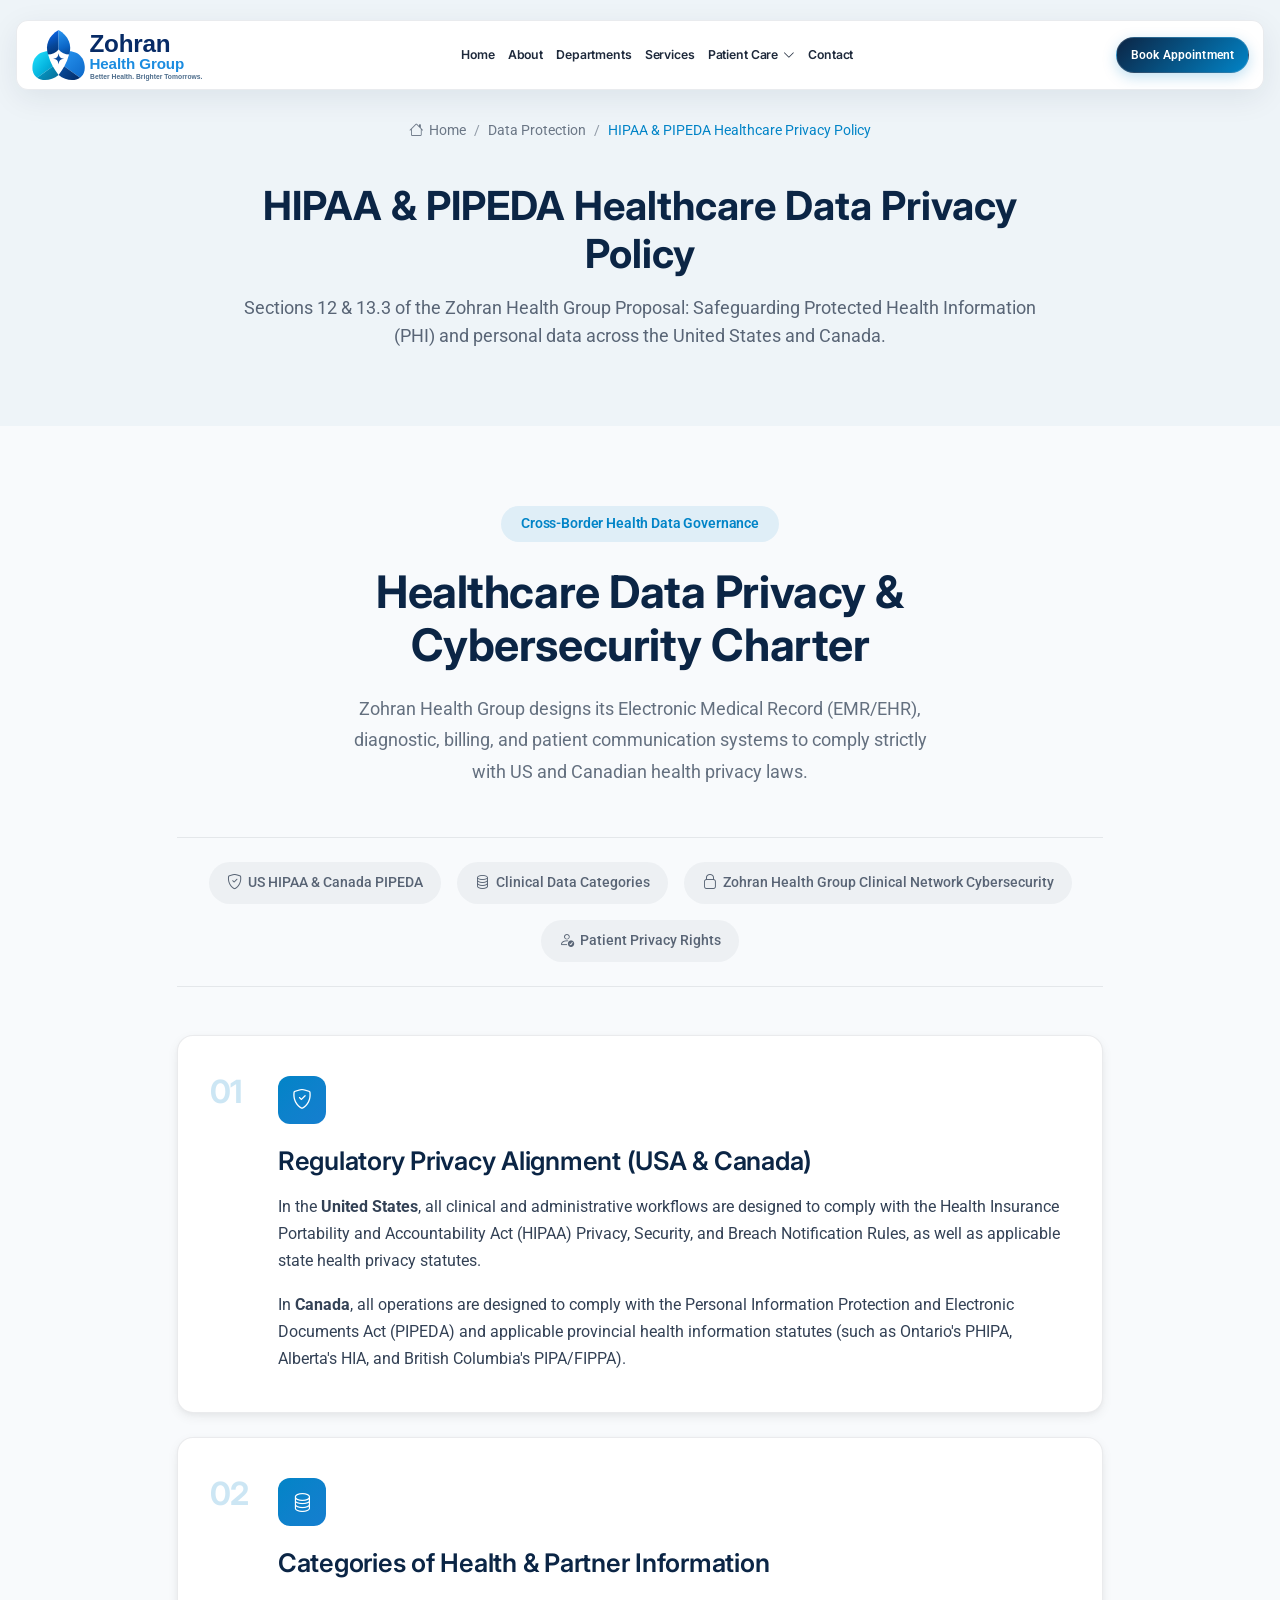
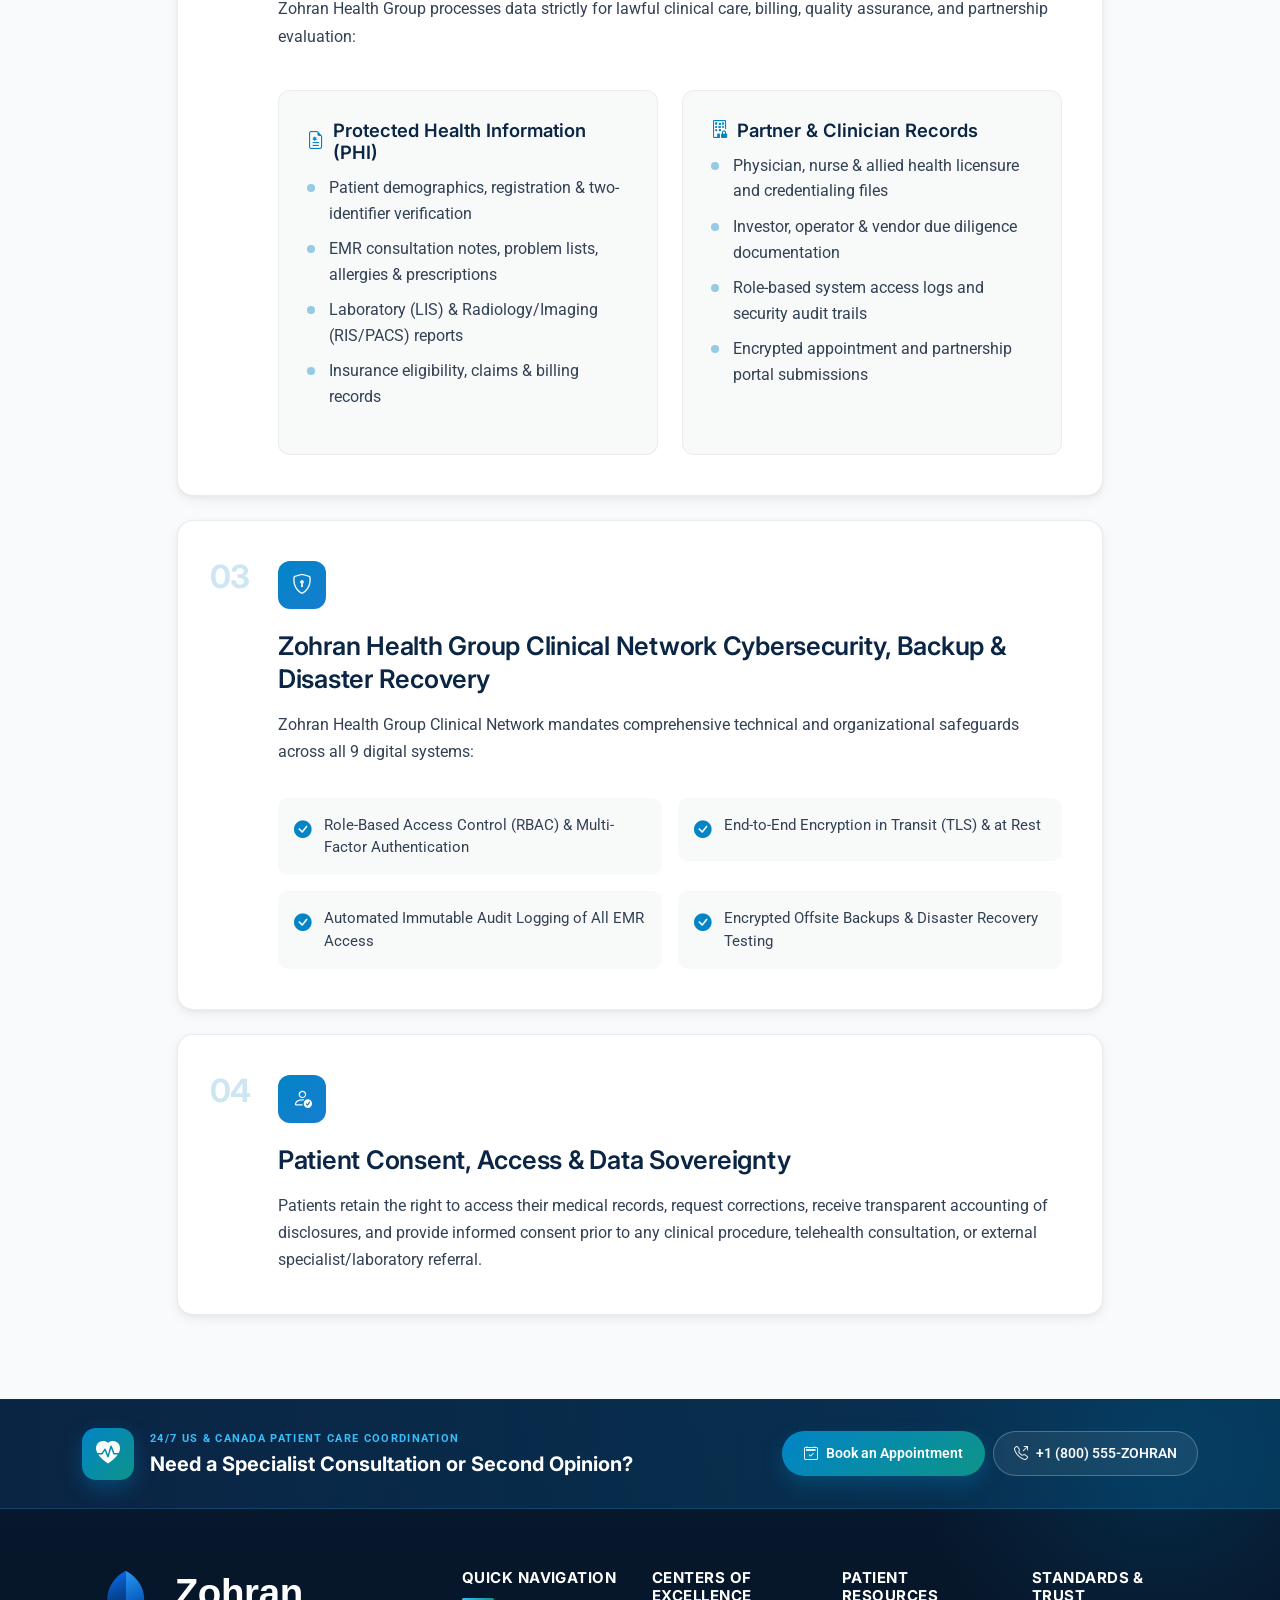
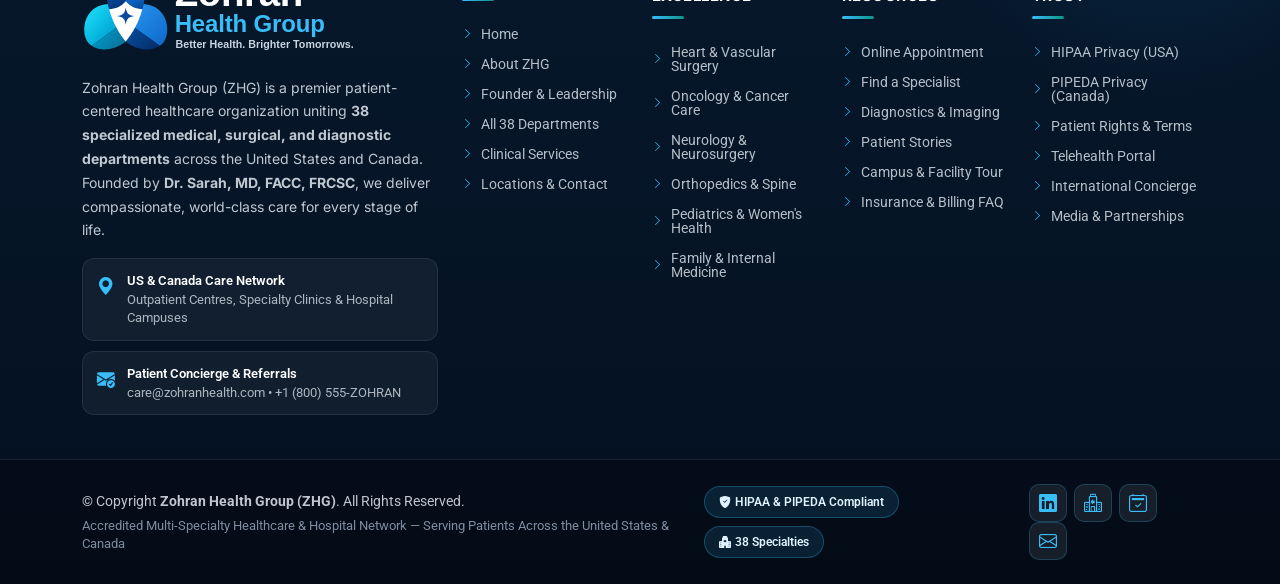
<file: privacy.html>
﻿<!DOCTYPE html>
<html lang="en">

<head>
  <meta charset="utf-8">
  <meta content="width=device-width, initial-scale=1.0" name="viewport">
  <title>HIPAA & PIPEDA Healthcare Data Privacy | Zohran Health Group (USA &amp; Canada)</title>
  <meta name="description" content="Healthcare data privacy policy, HIPAA and PIPEDA compliance, and Zohran Health Group Clinical Network cybersecurity safeguards.">
  <meta name="keywords" content="Zohran Health Group, Medical Centre, Multi-Specialty Hospital Network, Healthcare Development, USA, Canada, Family Medicine, Internal Medicine, Clinical Governance">

  <!-- Favicons -->
  <link href="assets/img/logo-emblem.svg?v=8" rel="icon" type="image/svg+xml">
  <link href="assets/img/apple-touch-icon.png" rel="apple-touch-icon">

  <!-- Fonts -->
  <link href="https://fonts.googleapis.com" rel="preconnect">
  <link href="https://fonts.gstatic.com" rel="preconnect" crossorigin>
  <link href="https://fonts.googleapis.com/css2?family=Roboto:ital,wght@0,100;0,300;0,400;0,500;0,700;0,900;1,100;1,300;1,400;1,500;1,700;1,900&family=Inter:wght@100;200;300;400;500;600;700;800;900&display=swap" rel="stylesheet">

  <!-- Vendor CSS Files -->
  <link href="vendors/bootstrap/css/bootstrap.min.css" rel="stylesheet">
  <link href="vendors/bootstrap-icons/bootstrap-icons.css" rel="stylesheet">
  <link href="vendors/aos/aos.css" rel="stylesheet">
  <link href="vendors/swiper/swiper-bundle.min.css" rel="stylesheet">
  <link href="vendors/glightbox/css/glightbox.min.css" rel="stylesheet">
  <link href="vendors/fontawesome-free/css/all.min.css" rel="stylesheet">

  <!-- Main CSS File -->
  <link href="assets/css/main.css?v=8" rel="stylesheet">
</head>

<body class="privacy-page">

      <header id="header" class="header d-flex align-items-center fixed-top">
    <div class="header-container container-fluid container-xl position-relative d-flex align-items-center justify-content-between">

      <a href="index.html" class="logo d-flex align-items-center me-auto me-xl-0">
        <img src="assets/img/logo-dark.svg?v=7" alt="Zohran Health Group Logo">
      </a>

      <nav id="navmenu" class="navmenu">
        <ul>
          <li><a href="index.html">Home</a></li>
          <li><a href="about.html">About</a></li>
          <li><a href="departments.html">Departments</a></li>
          <li><a href="services.html">Services</a></li>
          <li class="dropdown"><a href="#"><span>Patient Care</span> <i class="bi bi-chevron-down toggle-dropdown"></i></a>
            <ul>
              <li><a href="appointment.html">Book an Appointment</a></li>
              <li><a href="index.html#find-a-doctor">Find a Specialist</a></li>
              <li><a href="department-details.html">Centers of Excellence</a></li>
              <li><a href="service-details.html">Diagnostic &amp; Surgical Care</a></li>
              <li><a href="testimonials.html">Patient Stories &amp; Outcomes</a></li>
              <li><a href="gallery.html">Facilities &amp; Campus Tour</a></li>
              <li><a href="faq.html">Patient &amp; Insurance FAQ</a></li>
            </ul>
          </li>
          <li><a href="contact.html">Contact</a></li>
        </ul>
        <i class="mobile-nav-toggle d-xl-none bi bi-list"></i>
      </nav>

      <a class="btn-getstarted" href="appointment.html">Book Appointment</a>

    </div>
  </header>

  <main class="main">

    <!-- Page Title -->
    <div class="page-title light-background">
      <div class="breadcrumbs">
        <nav aria-label="breadcrumb">
          <ol class="breadcrumb">
            <li class="breadcrumb-item"><a href="index.html"><i class="bi bi-house"></i> Home</a></li>
            <li class="breadcrumb-item"><a href="privacy.html">Data Protection</a></li>
            <li class="breadcrumb-item active current">HIPAA &amp; PIPEDA Healthcare Privacy Policy</li>
          </ol>
        </nav>
      </div>

      <div class="title-wrapper">
        <h1>HIPAA &amp; PIPEDA Healthcare Data Privacy Policy</h1>
        <p>Sections 12 &amp; 13.3 of the Zohran Health Group Proposal: Safeguarding Protected Health Information (PHI) and personal data across the United States and Canada.</p>
      </div>
    </div><!-- End Page Title -->

    <!-- Privacy Section -->
    <section id="privacy" class="privacy section">

      <div class="container" data-aos="fade-up" data-aos-delay="100">

        <!-- Header -->
        <div class="row justify-content-center">
          <div class="col-lg-8 text-center">
            <div class="policy-header" data-aos="fade-up" data-aos-delay="100">
              <span class="effective-badge">Cross-Border Health Data Governance</span>
              <h1>Healthcare Data Privacy &amp; Cybersecurity Charter</h1>
              <p class="lead-text">Zohran Health Group designs its Electronic Medical Record (EMR/EHR), diagnostic, billing, and patient communication systems to comply strictly with US and Canadian health privacy laws.</p>
            </div>
          </div>
        </div>

        <!-- Quick Navigation -->
        <div class="row justify-content-center" data-aos="fade-up" data-aos-delay="150">
          <div class="col-lg-10">
            <div class="quick-nav">
              <div class="row g-3 justify-content-center">
                <div class="col-auto"><a href="#priv-1" class="nav-pill"><i class="bi bi-shield-check"></i> US HIPAA &amp; Canada PIPEDA</a></div>
                <div class="col-auto"><a href="#priv-2" class="nav-pill"><i class="bi bi-database"></i> Clinical Data Categories</a></div>
                <div class="col-auto"><a href="#priv-3" class="nav-pill"><i class="bi bi-lock"></i> Zohran Health Group Clinical Network Cybersecurity</a></div>
                <div class="col-auto"><a href="#priv-4" class="nav-pill"><i class="bi bi-person-check"></i> Patient Privacy Rights</a></div>
              </div>
            </div>
          </div>
        </div>

        <!-- Policy Content -->
        <div class="row justify-content-center">
          <div class="col-lg-10">

            <div id="priv-1" class="policy-card" data-aos="fade-up" data-aos-delay="100">
              <div class="card-number">01</div>
              <div class="card-body-content">
                <div class="card-icon"><i class="bi bi-shield-check"></i></div>
                <h2>Regulatory Privacy Alignment (USA &amp; Canada)</h2>
                <p>In the <strong>United States</strong>, all clinical and administrative workflows are designed to comply with the Health Insurance Portability and Accountability Act (HIPAA) Privacy, Security, and Breach Notification Rules, as well as applicable state health privacy statutes.</p>
                <p>In <strong>Canada</strong>, all operations are designed to comply with the Personal Information Protection and Electronic Documents Act (PIPEDA) and applicable provincial health information statutes (such as Ontario's PHIPA, Alberta's HIA, and British Columbia's PIPA/FIPPA).</p>
              </div>
            </div>

            <div id="priv-2" class="policy-card" data-aos="fade-up" data-aos-delay="150">
              <div class="card-number">02</div>
              <div class="card-body-content">
                <div class="card-icon"><i class="bi bi-database"></i></div>
                <h2>Categories of Health &amp; Partner Information</h2>
                <p>Zohran Health Group processes data strictly for lawful clinical care, billing, quality assurance, and partnership evaluation:</p>

                <div class="row g-4 mt-2">
                  <div class="col-md-6">
                    <div class="sub-card">
                      <h3><i class="bi bi-file-earmark-medical"></i> Protected Health Information (PHI)</h3>
                      <ul>
                        <li>Patient demographics, registration &amp; two-identifier verification</li>
                        <li>EMR consultation notes, problem lists, allergies &amp; prescriptions</li>
                        <li>Laboratory (LIS) &amp; Radiology/Imaging (RIS/PACS) reports</li>
                        <li>Insurance eligibility, claims &amp; billing records</li>
                      </ul>
                    </div>
                  </div>
                  <div class="col-md-6">
                    <div class="sub-card">
                      <h3><i class="bi bi-building-lock"></i> Partner &amp; Clinician Records</h3>
                      <ul>
                        <li>Physician, nurse &amp; allied health licensure and credentialing files</li>
                        <li>Investor, operator &amp; vendor due diligence documentation</li>
                        <li>Role-based system access logs and security audit trails</li>
                        <li>Encrypted appointment and partnership portal submissions</li>
                      </ul>
                    </div>
                  </div>
                </div>
              </div>
            </div>

            <div id="priv-3" class="policy-card" data-aos="fade-up" data-aos-delay="100">
              <div class="card-number">03</div>
              <div class="card-body-content">
                <div class="card-icon"><i class="bi bi-shield-lock"></i></div>
                <h2>Zohran Health Group Clinical Network Cybersecurity, Backup &amp; Disaster Recovery</h2>
                <p>Zohran Health Group Clinical Network mandates comprehensive technical and organizational safeguards across all 9 digital systems:</p>
                <div class="usage-grid">
                  <div class="row g-3 mt-1">
                    <div class="col-md-6">
                      <div class="usage-item"><i class="bi bi-check-circle-fill"></i><span>Role-Based Access Control (RBAC) &amp; Multi-Factor Authentication</span></div>
                    </div>
                    <div class="col-md-6">
                      <div class="usage-item"><i class="bi bi-check-circle-fill"></i><span>End-to-End Encryption in Transit (TLS) &amp; at Rest</span></div>
                    </div>
                    <div class="col-md-6">
                      <div class="usage-item"><i class="bi bi-check-circle-fill"></i><span>Automated Immutable Audit Logging of All EMR Access</span></div>
                    </div>
                    <div class="col-md-6">
                      <div class="usage-item"><i class="bi bi-check-circle-fill"></i><span>Encrypted Offsite Backups &amp; Disaster Recovery Testing</span></div>
                    </div>
                  </div>
                </div>
              </div>
            </div>

            <div id="priv-4" class="policy-card" data-aos="fade-up" data-aos-delay="150">
              <div class="card-number">04</div>
              <div class="card-body-content">
                <div class="card-icon"><i class="bi bi-person-check"></i></div>
                <h2>Patient Consent, Access &amp; Data Sovereignty</h2>
                <p>Patients retain the right to access their medical records, request corrections, receive transparent accounting of disclosures, and provide informed consent prior to any clinical procedure, telehealth consultation, or external specialist/laboratory referral.</p>
              </div>
            </div>

          </div>
        </div>

      </div>

    </section><!-- /Privacy Section -->

  </main>

      <footer id="footer" class="footer dark-background zhg-luxury-footer">

    <!-- Top Executive Patient Care & Cross-Border Ribbon -->
    <div class="zhg-footer-ribbon">
      <div class="container">
        <div class="row align-items-center gy-3">
          <div class="col-lg-7">
            <div class="d-flex align-items-center gap-3">
              <div class="ribbon-icon">
                <i class="bi bi-heart-pulse-fill"></i>
              </div>
              <div>
                <span class="ribbon-eyebrow">24/7 US &amp; CANADA PATIENT CARE COORDINATION</span>
                <h3 class="ribbon-title mb-0">Need a Specialist Consultation or Second Opinion?</h3>
              </div>
            </div>
          </div>
          <div class="col-lg-5 text-lg-end">
            <div class="d-flex flex-wrap gap-2 justify-content-lg-end">
              <a href="appointment.html" class="zhg-footer-btn-primary">
                <i class="bi bi-calendar2-check me-2"></i>Book an Appointment
              </a>
              <a href="contact.html" class="zhg-footer-btn-outline">
                <i class="bi bi-telephone-outbound me-2"></i>+1 (800) 555-ZOHRAN
              </a>
            </div>
          </div>
        </div>
      </div>
    </div>

    <div class="footer-top">
      <div class="container">
        <div class="row gy-4">
          <div class="col-lg-4 col-md-12 footer-about">
            <a href="index.html" class="logo d-flex align-items-center">
              <img src="assets/img/logo-white.svg?v=7" alt="Zohran Health Group">
            </a>
            <p class="mt-3 mb-3" style="color: rgba(226, 232, 240, 0.85); line-height: 1.7;">
              Zohran Health Group (ZHG) is a premier patient-centered healthcare organization uniting <strong>38 specialized medical, surgical, and diagnostic departments</strong> across the United States and Canada. Founded by <strong>Dr. Sarah, MD, FACC, FRCSC</strong>, we deliver compassionate, world-class care for every stage of life.
            </p>
            <div class="zhg-footer-contact-cards">
              <div class="contact-pill">
                <i class="bi bi-geo-alt-fill"></i>
                <div>
                  <strong>US &amp; Canada Care Network</strong>
                  <span>Outpatient Centres, Specialty Clinics &amp; Hospital Campuses</span>
                </div>
              </div>
              <div class="contact-pill">
                <i class="bi bi-envelope-check-fill"></i>
                <div>
                  <strong>Patient Concierge &amp; Referrals</strong>
                  <span>care@zohranhealth.com • +1 (800) 555-ZOHRAN</span>
                </div>
              </div>
            </div>
          </div>

          <div class="col-lg-2 col-6 footer-links">
            <h4>Quick Navigation</h4>
            <ul>
              <li><i class="bi bi-chevron-right"></i> <a href="index.html">Home</a></li>
              <li><i class="bi bi-chevron-right"></i> <a href="about.html">About ZHG</a></li>
              <li><i class="bi bi-chevron-right"></i> <a href="about.html#doctors">Founder &amp; Leadership</a></li>
              <li><i class="bi bi-chevron-right"></i> <a href="departments.html">All 38 Departments</a></li>
              <li><i class="bi bi-chevron-right"></i> <a href="services.html">Clinical Services</a></li>
              <li><i class="bi bi-chevron-right"></i> <a href="contact.html">Locations &amp; Contact</a></li>
            </ul>
          </div>

          <div class="col-lg-2 col-6 footer-links">
            <h4>Centers of Excellence</h4>
            <ul>
              <li><i class="bi bi-chevron-right"></i> <a href="department-details.html">Heart &amp; Vascular Surgery</a></li>
              <li><i class="bi bi-chevron-right"></i> <a href="department-details.html">Oncology &amp; Cancer Care</a></li>
              <li><i class="bi bi-chevron-right"></i> <a href="department-details.html">Neurology &amp; Neurosurgery</a></li>
              <li><i class="bi bi-chevron-right"></i> <a href="department-details.html">Orthopedics &amp; Spine</a></li>
              <li><i class="bi bi-chevron-right"></i> <a href="department-details.html">Pediatrics &amp; Women's Health</a></li>
              <li><i class="bi bi-chevron-right"></i> <a href="department-details.html">Family &amp; Internal Medicine</a></li>
            </ul>
          </div>

          <div class="col-lg-2 col-6 footer-links">
            <h4>Patient Resources</h4>
            <ul>
              <li><i class="bi bi-chevron-right"></i> <a href="appointment.html">Online Appointment</a></li>
              <li><i class="bi bi-chevron-right"></i> <a href="index.html#find-a-doctor">Find a Specialist</a></li>
              <li><i class="bi bi-chevron-right"></i> <a href="service-details.html">Diagnostics &amp; Imaging</a></li>
              <li><i class="bi bi-chevron-right"></i> <a href="testimonials.html">Patient Stories</a></li>
              <li><i class="bi bi-chevron-right"></i> <a href="gallery.html">Campus &amp; Facility Tour</a></li>
              <li><i class="bi bi-chevron-right"></i> <a href="faq.html">Insurance &amp; Billing FAQ</a></li>
            </ul>
          </div>

          <div class="col-lg-2 col-6 footer-links">
            <h4>Standards &amp; Trust</h4>
            <ul>
              <li><i class="bi bi-chevron-right"></i> <a href="privacy.html">HIPAA Privacy (USA)</a></li>
              <li><i class="bi bi-chevron-right"></i> <a href="privacy.html">PIPEDA Privacy (Canada)</a></li>
              <li><i class="bi bi-chevron-right"></i> <a href="terms.html">Patient Rights &amp; Terms</a></li>
              <li><i class="bi bi-chevron-right"></i> <a href="appointment.html">Telehealth Portal</a></li>
              <li><i class="bi bi-chevron-right"></i> <a href="contact.html">International Concierge</a></li>
              <li><i class="bi bi-chevron-right"></i> <a href="contact.html">Media &amp; Partnerships</a></li>
            </ul>
          </div>

        </div>
      </div>
    </div>

    <div class="copyright">
      <div class="container d-flex flex-column flex-lg-row justify-content-center justify-content-lg-between align-items-center gap-3">

        <div class="d-flex flex-column align-items-center align-items-lg-start">
          <div>
            &copy; Copyright <strong><span>Zohran Health Group (ZHG)</span></strong>. All Rights Reserved.
          </div>
          <div class="credits">
            Accredited Multi-Specialty Healthcare &amp; Hospital Network — Serving Patients Across the United States &amp; Canada
          </div>
        </div>

        <div class="zhg-footer-badges d-flex flex-wrap align-items-center gap-2">
          <span class="trust-pill"><i class="bi bi-shield-fill-check me-1"></i> HIPAA &amp; PIPEDA Compliant</span>
          <span class="trust-pill"><i class="bi bi-hospital-fill me-1"></i> 38 Specialties</span>
        </div>

        <div class="social-links order-first order-lg-last mb-2 mb-lg-0">
          <a href="contact.html" aria-label="LinkedIn"><i class="bi bi-linkedin"></i></a>
          <a href="contact.html" aria-label="Hospital Network"><i class="bi bi-hospital"></i></a>
          <a href="appointment.html" aria-label="Schedule Appointment"><i class="bi bi-calendar2-check"></i></a>
          <a href="contact.html" aria-label="Email Patient Care"><i class="bi bi-envelope"></i></a>
        </div>

      </div>
    </div>

  </footer>

  <!-- Scroll Top -->
  <a href="#" id="scroll-top" class="scroll-top d-flex align-items-center justify-content-center"><i class="bi bi-arrow-up-short"></i></a>

  <!-- Vendor JS Files -->
  <script src="vendors/bootstrap/js/bootstrap.bundle.min.js"></script>
  <script src="vendors/php-email-form/validate.js"></script>
  <script src="vendors/aos/aos.js"></script>
  <script src="vendors/swiper/swiper-bundle.min.js"></script>
  <script src="vendors/glightbox/js/glightbox.min.js"></script>
  <script src="vendors/purecounter/purecounter_vanilla.js"></script>
  <script src="vendors/imagesloaded/imagesloaded.pkgd.min.js"></script>
  <script src="vendors/isotope-layout/isotope.pkgd.min.js"></script>

  <!-- Main JS File -->
  <script src="assets/js/main.js?v=8"></script>

</body>

</html>
</file>
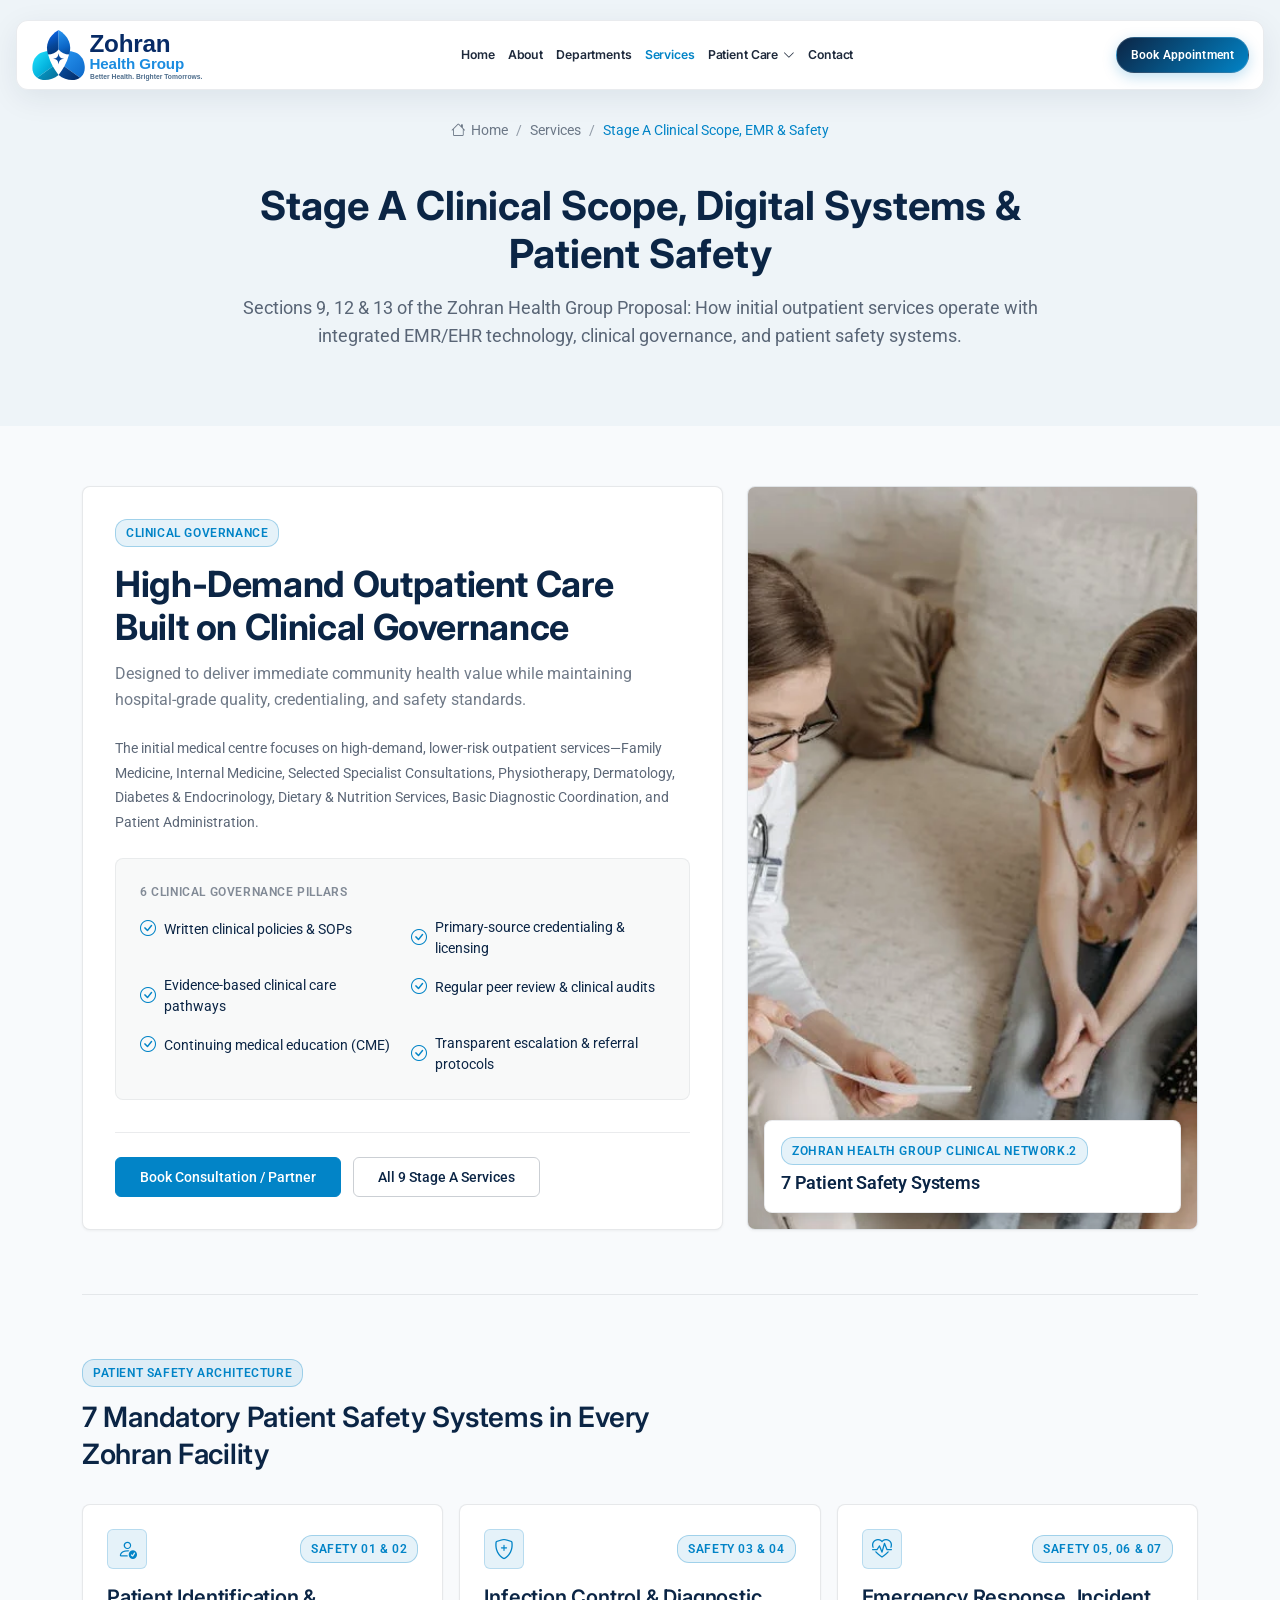
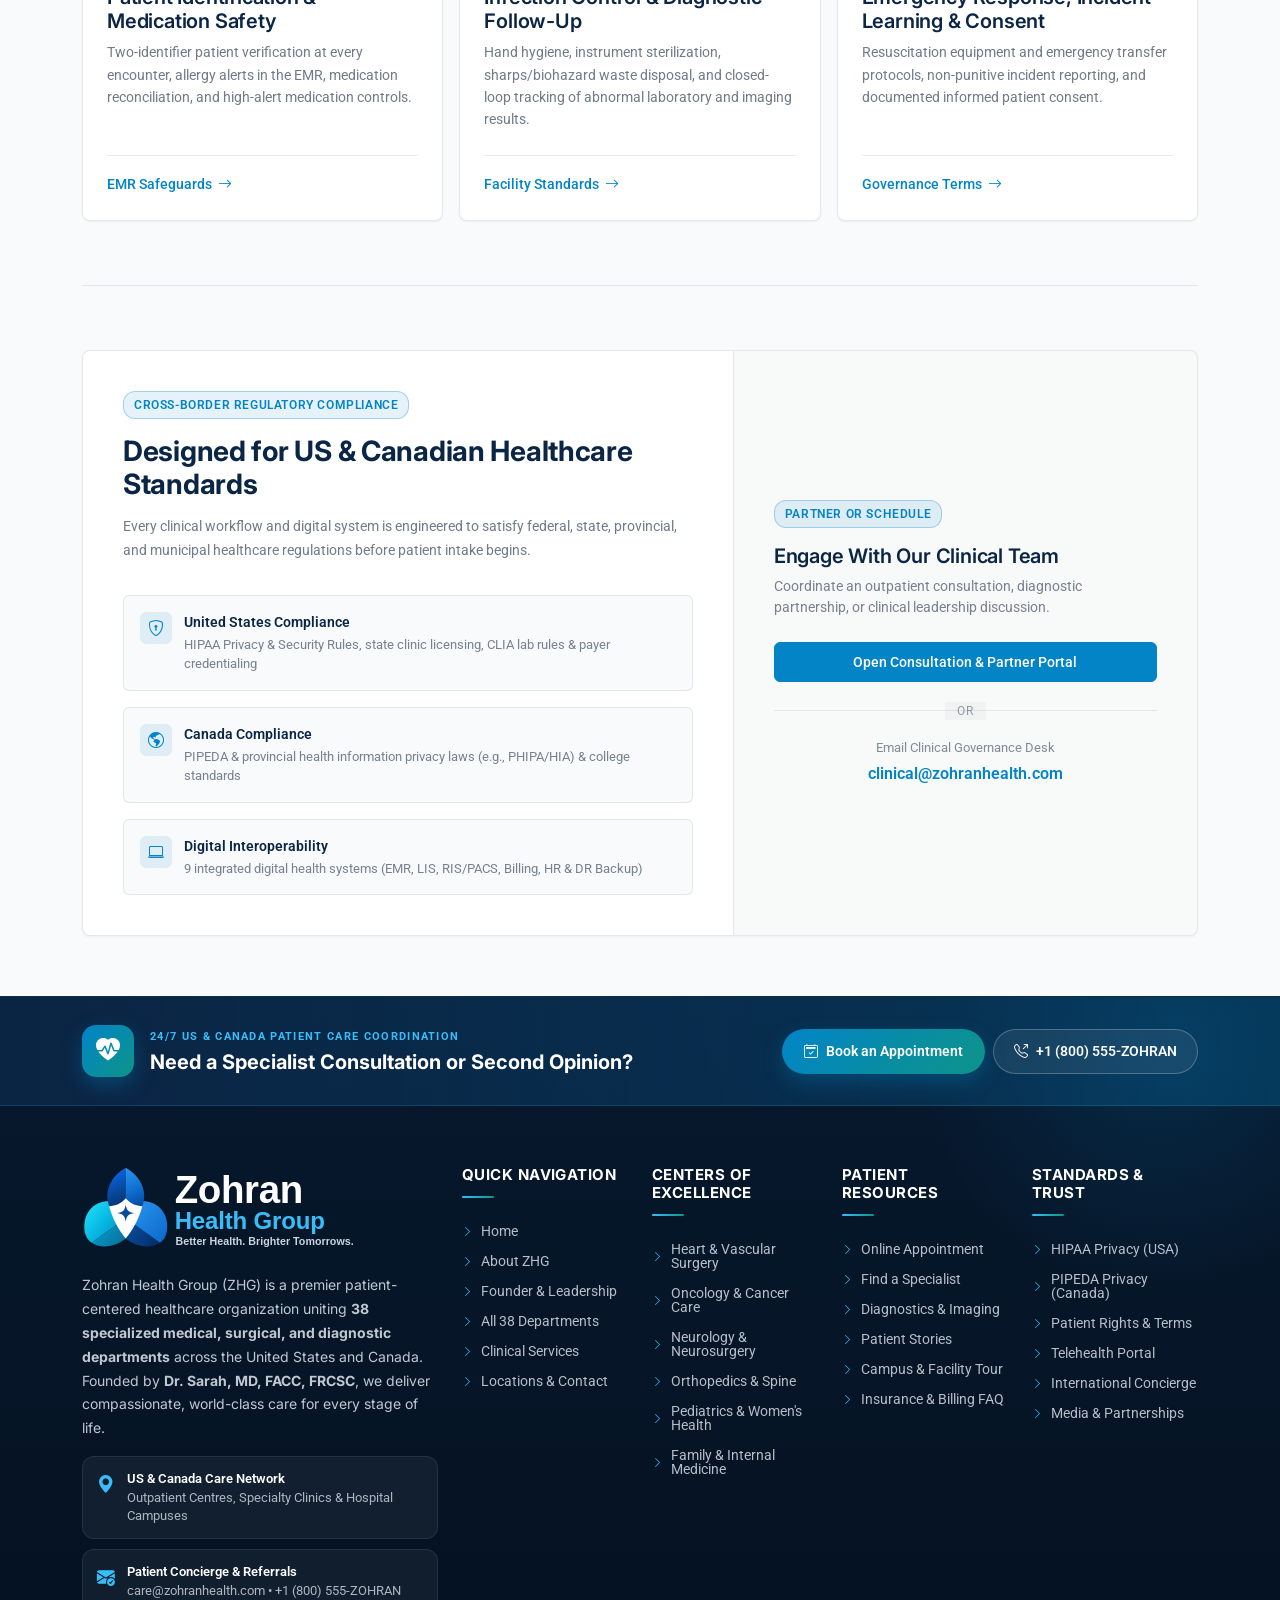
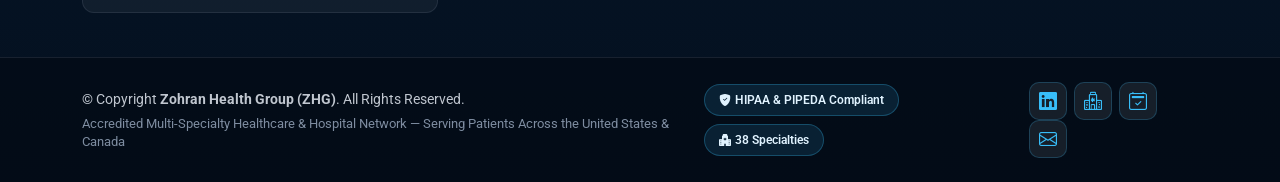
<file: service-details.html>
﻿<!DOCTYPE html>
<html lang="en">

<head>
  <meta charset="utf-8">
  <meta content="width=device-width, initial-scale=1.0" name="viewport">
  <title>Stage A Clinical Scope, EMR & Patient Safety | Zohran Health Group (USA &amp; Canada)</title>
  <meta name="description" content="Clinical governance pillars, 7 patient safety systems, and US/Canada regulatory compliance for Stage A services.">
  <meta name="keywords" content="Zohran Health Group, Medical Centre, Multi-Specialty Hospital Network, Healthcare Development, USA, Canada, Family Medicine, Internal Medicine, Clinical Governance">

  <!-- Favicons -->
  <link href="assets/img/logo-emblem.svg?v=8" rel="icon" type="image/svg+xml">
  <link href="assets/img/apple-touch-icon.png" rel="apple-touch-icon">

  <!-- Fonts -->
  <link href="https://fonts.googleapis.com" rel="preconnect">
  <link href="https://fonts.gstatic.com" rel="preconnect" crossorigin>
  <link href="https://fonts.googleapis.com/css2?family=Roboto:ital,wght@0,100;0,300;0,400;0,500;0,700;0,900;1,100;1,300;1,400;1,500;1,700;1,900&family=Inter:wght@100;200;300;400;500;600;700;800;900&display=swap" rel="stylesheet">

  <!-- Vendor CSS Files -->
  <link href="vendors/bootstrap/css/bootstrap.min.css" rel="stylesheet">
  <link href="vendors/bootstrap-icons/bootstrap-icons.css" rel="stylesheet">
  <link href="vendors/aos/aos.css" rel="stylesheet">
  <link href="vendors/swiper/swiper-bundle.min.css" rel="stylesheet">
  <link href="vendors/glightbox/css/glightbox.min.css" rel="stylesheet">
  <link href="vendors/fontawesome-free/css/all.min.css" rel="stylesheet">

  <!-- Main CSS File -->
  <link href="assets/css/main.css?v=8" rel="stylesheet">
</head>

<body class="service-details-page">

      <header id="header" class="header d-flex align-items-center fixed-top">
    <div class="header-container container-fluid container-xl position-relative d-flex align-items-center justify-content-between">

      <a href="index.html" class="logo d-flex align-items-center me-auto me-xl-0">
        <img src="assets/img/logo-dark.svg?v=7" alt="Zohran Health Group Logo">
      </a>

      <nav id="navmenu" class="navmenu">
        <ul>
          <li><a href="index.html">Home</a></li>
          <li><a href="about.html">About</a></li>
          <li><a href="departments.html">Departments</a></li>
          <li><a href="services.html" class="active">Services</a></li>
          <li class="dropdown"><a href="#"><span>Patient Care</span> <i class="bi bi-chevron-down toggle-dropdown"></i></a>
            <ul>
              <li><a href="appointment.html">Book an Appointment</a></li>
              <li><a href="index.html#find-a-doctor">Find a Specialist</a></li>
              <li><a href="department-details.html">Centers of Excellence</a></li>
              <li><a href="service-details.html">Diagnostic &amp; Surgical Care</a></li>
              <li><a href="testimonials.html">Patient Stories &amp; Outcomes</a></li>
              <li><a href="gallery.html">Facilities &amp; Campus Tour</a></li>
              <li><a href="faq.html">Patient &amp; Insurance FAQ</a></li>
            </ul>
          </li>
          <li><a href="contact.html">Contact</a></li>
        </ul>
        <i class="mobile-nav-toggle d-xl-none bi bi-list"></i>
      </nav>

      <a class="btn-getstarted" href="appointment.html">Book Appointment</a>

    </div>
  </header>

  <main class="main">

    <!-- Page Title -->
    <div class="page-title light-background">
      <div class="breadcrumbs">
        <nav aria-label="breadcrumb">
          <ol class="breadcrumb">
            <li class="breadcrumb-item"><a href="index.html"><i class="bi bi-house"></i> Home</a></li>
            <li class="breadcrumb-item"><a href="services.html">Services</a></li>
            <li class="breadcrumb-item active current">Stage A Clinical Scope, EMR &amp; Safety</li>
          </ol>
        </nav>
      </div>

      <div class="title-wrapper">
        <h1>Stage A Clinical Scope, Digital Systems &amp; Patient Safety</h1>
        <p>Sections 9, 12 &amp; 13 of the Zohran Health Group Proposal: How initial outpatient services operate with integrated EMR/EHR technology, clinical governance, and patient safety systems.</p>
      </div>
    </div><!-- End Page Title -->

    <!-- Service Details 2 Section -->
    <section id="service-details-2" class="service-details-2 section">

      <div class="container" data-aos="fade-up" data-aos-delay="100">

        <div class="service-overview">

          <div class="row g-4 align-items-stretch">

            <div class="col-lg-7" data-aos="fade-up" data-aos-delay="100">
              <div class="overview-card">
                <div class="overview-header">
                  <span class="badge-tag">Clinical Governance</span>
                  <h2>High-Demand Outpatient Care Built on Clinical Governance</h2>
                  <p class="overview-tagline">Designed to deliver immediate community health value while maintaining hospital-grade quality, credentialing, and safety standards.</p>
                </div>

                <div class="overview-body">
                  <p>The initial medical centre focuses on high-demand, lower-risk outpatient services—Family Medicine, Internal Medicine, Selected Specialist Consultations, Physiotherapy, Dermatology, Diabetes &amp; Endocrinology, Dietary &amp; Nutrition Services, Basic Diagnostic Coordination, and Patient Administration.</p>

                  <div class="feature-grid">
                    <span class="feature-label">6 Clinical Governance Pillars</span>
                    <div class="row g-3">
                      <div class="col-md-6">
                        <div class="feature-item">
                          <i class="bi bi-check-circle"></i>
                          <span>Written clinical policies &amp; SOPs</span>
                        </div>
                      </div>
                      <div class="col-md-6">
                        <div class="feature-item">
                          <i class="bi bi-check-circle"></i>
                          <span>Primary-source credentialing &amp; licensing</span>
                        </div>
                      </div>
                      <div class="col-md-6">
                        <div class="feature-item">
                          <i class="bi bi-check-circle"></i>
                          <span>Evidence-based clinical care pathways</span>
                        </div>
                      </div>
                      <div class="col-md-6">
                        <div class="feature-item">
                          <i class="bi bi-check-circle"></i>
                          <span>Regular peer review &amp; clinical audits</span>
                        </div>
                      </div>
                      <div class="col-md-6">
                        <div class="feature-item">
                          <i class="bi bi-check-circle"></i>
                          <span>Continuing medical education (CME)</span>
                        </div>
                      </div>
                      <div class="col-md-6">
                        <div class="feature-item">
                          <i class="bi bi-check-circle"></i>
                          <span>Transparent escalation &amp; referral protocols</span>
                        </div>
                      </div>
                    </div>
                  </div>
                </div>

                <div class="overview-footer">
                  <a href="appointment.html" class="btn-primary-action">Book Consultation / Partner</a>
                  <a href="services.html" class="btn-ghost-action">All 9 Stage A Services</a>
                </div>
              </div>
            </div>

            <div class="col-lg-5" data-aos="fade-up" data-aos-delay="150">
              <div class="media-card">
                <img src="assets/img/health/consultation-3.webp" alt="Zohran Health Group Outpatient Care" class="img-fluid">
                <div class="media-overlay">
                  <span class="overlay-label">Zohran Health Group Clinical Network.2</span>
                  <span class="overlay-title">7 Patient Safety Systems</span>
                </div>
              </div>
            </div>

          </div>

        </div><!-- End Service Overview -->

        <div class="divider"></div>

        <div class="service-modules">

          <div class="section-intro" data-aos="fade-up" data-aos-delay="100">
            <span class="intro-label">Patient Safety Architecture</span>
            <h3>7 Mandatory Patient Safety Systems in Every Zohran Facility</h3>
          </div>

          <div class="row g-3">

            <div class="col-lg-4 col-md-6" data-aos="fade-up" data-aos-delay="100">
              <div class="module-card h-100">
                <div class="module-header">
                  <div class="module-icon"><i class="bi bi-person-check"></i></div>
                  <span class="status-badge">Safety 01 &amp; 02</span>
                </div>
                <h4>Patient Identification &amp; Medication Safety</h4>
                <p>Two-identifier patient verification at every encounter, allergy alerts in the EMR, medication reconciliation, and high-alert medication controls.</p>
                <div class="module-footer">
                  <a href="privacy.html" class="module-link"><span>EMR Safeguards</span><i class="bi bi-arrow-right"></i></a>
                </div>
              </div>
            </div>

            <div class="col-lg-4 col-md-6" data-aos="fade-up" data-aos-delay="150">
              <div class="module-card h-100">
                <div class="module-header">
                  <div class="module-icon"><i class="bi bi-shield-plus"></i></div>
                  <span class="status-badge">Safety 03 &amp; 04</span>
                </div>
                <h4>Infection Control &amp; Diagnostic Follow-Up</h4>
                <p>Hand hygiene, instrument sterilization, sharps/biohazard waste disposal, and closed-loop tracking of abnormal laboratory and imaging results.</p>
                <div class="module-footer">
                  <a href="gallery.html" class="module-link"><span>Facility Standards</span><i class="bi bi-arrow-right"></i></a>
                </div>
              </div>
            </div>

            <div class="col-lg-4 col-md-6" data-aos="fade-up" data-aos-delay="200">
              <div class="module-card h-100">
                <div class="module-header">
                  <div class="module-icon"><i class="bi bi-heart-pulse"></i></div>
                  <span class="status-badge">Safety 05, 06 &amp; 07</span>
                </div>
                <h4>Emergency Response, Incident Learning &amp; Consent</h4>
                <p>Resuscitation equipment and emergency transfer protocols, non-punitive incident reporting, and documented informed patient consent.</p>
                <div class="module-footer">
                  <a href="terms.html" class="module-link"><span>Governance Terms</span><i class="bi bi-arrow-right"></i></a>
                </div>
              </div>
            </div>

          </div>

        </div><!-- End Service Modules -->

        <div class="divider"></div>

        <div class="booking-panel" data-aos="fade-up" data-aos-delay="100">

          <div class="row g-0">

            <div class="col-lg-7">
              <div class="panel-info">
                <span class="panel-label">Cross-Border Regulatory Compliance</span>
                <h3>Designed for US &amp; Canadian Healthcare Standards</h3>
                <p>Every clinical workflow and digital system is engineered to satisfy federal, state, provincial, and municipal healthcare regulations before patient intake begins.</p>

                <div class="info-grid">
                  <div class="info-tile">
                    <i class="bi bi-shield-lock"></i>
                    <div>
                      <strong>United States Compliance</strong>
                      <span>HIPAA Privacy &amp; Security Rules, state clinic licensing, CLIA lab rules &amp; payer credentialing</span>
                    </div>
                  </div>
                  <div class="info-tile">
                    <i class="bi bi-globe-americas"></i>
                    <div>
                      <strong>Canada Compliance</strong>
                      <span>PIPEDA &amp; provincial health information privacy laws (e.g., PHIPA/HIA) &amp; college standards</span>
                    </div>
                  </div>
                  <div class="info-tile">
                    <i class="bi bi-laptop"></i>
                    <div>
                      <strong>Digital Interoperability</strong>
                      <span>9 integrated digital health systems (EMR, LIS, RIS/PACS, Billing, HR &amp; DR Backup)</span>
                    </div>
                  </div>
                </div>
              </div>
            </div>

            <div class="col-lg-5">
              <div class="panel-action">
                <span class="action-label">Partner or Schedule</span>
                <h4>Engage With Our Clinical Team</h4>
                <p>Coordinate an outpatient consultation, diagnostic partnership, or clinical leadership discussion.</p>
                <a href="appointment.html" class="btn-primary-action btn-block">Open Consultation &amp; Partner Portal</a>
                <div class="action-divider">
                  <span>or</span>
                </div>
                <div class="action-call">
                  <span>Email Clinical Governance Desk</span>
                  <a href="mailto:clinical@zohranhealth.com">clinical@zohranhealth.com</a>
                </div>
              </div>
            </div>

          </div>

        </div><!-- End Booking Panel -->

      </div>

    </section><!-- /Service Details 2 Section -->

  </main>

      <footer id="footer" class="footer dark-background zhg-luxury-footer">

    <!-- Top Executive Patient Care & Cross-Border Ribbon -->
    <div class="zhg-footer-ribbon">
      <div class="container">
        <div class="row align-items-center gy-3">
          <div class="col-lg-7">
            <div class="d-flex align-items-center gap-3">
              <div class="ribbon-icon">
                <i class="bi bi-heart-pulse-fill"></i>
              </div>
              <div>
                <span class="ribbon-eyebrow">24/7 US &amp; CANADA PATIENT CARE COORDINATION</span>
                <h3 class="ribbon-title mb-0">Need a Specialist Consultation or Second Opinion?</h3>
              </div>
            </div>
          </div>
          <div class="col-lg-5 text-lg-end">
            <div class="d-flex flex-wrap gap-2 justify-content-lg-end">
              <a href="appointment.html" class="zhg-footer-btn-primary">
                <i class="bi bi-calendar2-check me-2"></i>Book an Appointment
              </a>
              <a href="contact.html" class="zhg-footer-btn-outline">
                <i class="bi bi-telephone-outbound me-2"></i>+1 (800) 555-ZOHRAN
              </a>
            </div>
          </div>
        </div>
      </div>
    </div>

    <div class="footer-top">
      <div class="container">
        <div class="row gy-4">
          <div class="col-lg-4 col-md-12 footer-about">
            <a href="index.html" class="logo d-flex align-items-center">
              <img src="assets/img/logo-white.svg?v=7" alt="Zohran Health Group">
            </a>
            <p class="mt-3 mb-3" style="color: rgba(226, 232, 240, 0.85); line-height: 1.7;">
              Zohran Health Group (ZHG) is a premier patient-centered healthcare organization uniting <strong>38 specialized medical, surgical, and diagnostic departments</strong> across the United States and Canada. Founded by <strong>Dr. Sarah, MD, FACC, FRCSC</strong>, we deliver compassionate, world-class care for every stage of life.
            </p>
            <div class="zhg-footer-contact-cards">
              <div class="contact-pill">
                <i class="bi bi-geo-alt-fill"></i>
                <div>
                  <strong>US &amp; Canada Care Network</strong>
                  <span>Outpatient Centres, Specialty Clinics &amp; Hospital Campuses</span>
                </div>
              </div>
              <div class="contact-pill">
                <i class="bi bi-envelope-check-fill"></i>
                <div>
                  <strong>Patient Concierge &amp; Referrals</strong>
                  <span>care@zohranhealth.com • +1 (800) 555-ZOHRAN</span>
                </div>
              </div>
            </div>
          </div>

          <div class="col-lg-2 col-6 footer-links">
            <h4>Quick Navigation</h4>
            <ul>
              <li><i class="bi bi-chevron-right"></i> <a href="index.html">Home</a></li>
              <li><i class="bi bi-chevron-right"></i> <a href="about.html">About ZHG</a></li>
              <li><i class="bi bi-chevron-right"></i> <a href="about.html#doctors">Founder &amp; Leadership</a></li>
              <li><i class="bi bi-chevron-right"></i> <a href="departments.html">All 38 Departments</a></li>
              <li><i class="bi bi-chevron-right"></i> <a href="services.html">Clinical Services</a></li>
              <li><i class="bi bi-chevron-right"></i> <a href="contact.html">Locations &amp; Contact</a></li>
            </ul>
          </div>

          <div class="col-lg-2 col-6 footer-links">
            <h4>Centers of Excellence</h4>
            <ul>
              <li><i class="bi bi-chevron-right"></i> <a href="department-details.html">Heart &amp; Vascular Surgery</a></li>
              <li><i class="bi bi-chevron-right"></i> <a href="department-details.html">Oncology &amp; Cancer Care</a></li>
              <li><i class="bi bi-chevron-right"></i> <a href="department-details.html">Neurology &amp; Neurosurgery</a></li>
              <li><i class="bi bi-chevron-right"></i> <a href="department-details.html">Orthopedics &amp; Spine</a></li>
              <li><i class="bi bi-chevron-right"></i> <a href="department-details.html">Pediatrics &amp; Women's Health</a></li>
              <li><i class="bi bi-chevron-right"></i> <a href="department-details.html">Family &amp; Internal Medicine</a></li>
            </ul>
          </div>

          <div class="col-lg-2 col-6 footer-links">
            <h4>Patient Resources</h4>
            <ul>
              <li><i class="bi bi-chevron-right"></i> <a href="appointment.html">Online Appointment</a></li>
              <li><i class="bi bi-chevron-right"></i> <a href="index.html#find-a-doctor">Find a Specialist</a></li>
              <li><i class="bi bi-chevron-right"></i> <a href="service-details.html">Diagnostics &amp; Imaging</a></li>
              <li><i class="bi bi-chevron-right"></i> <a href="testimonials.html">Patient Stories</a></li>
              <li><i class="bi bi-chevron-right"></i> <a href="gallery.html">Campus &amp; Facility Tour</a></li>
              <li><i class="bi bi-chevron-right"></i> <a href="faq.html">Insurance &amp; Billing FAQ</a></li>
            </ul>
          </div>

          <div class="col-lg-2 col-6 footer-links">
            <h4>Standards &amp; Trust</h4>
            <ul>
              <li><i class="bi bi-chevron-right"></i> <a href="privacy.html">HIPAA Privacy (USA)</a></li>
              <li><i class="bi bi-chevron-right"></i> <a href="privacy.html">PIPEDA Privacy (Canada)</a></li>
              <li><i class="bi bi-chevron-right"></i> <a href="terms.html">Patient Rights &amp; Terms</a></li>
              <li><i class="bi bi-chevron-right"></i> <a href="appointment.html">Telehealth Portal</a></li>
              <li><i class="bi bi-chevron-right"></i> <a href="contact.html">International Concierge</a></li>
              <li><i class="bi bi-chevron-right"></i> <a href="contact.html">Media &amp; Partnerships</a></li>
            </ul>
          </div>

        </div>
      </div>
    </div>

    <div class="copyright">
      <div class="container d-flex flex-column flex-lg-row justify-content-center justify-content-lg-between align-items-center gap-3">

        <div class="d-flex flex-column align-items-center align-items-lg-start">
          <div>
            &copy; Copyright <strong><span>Zohran Health Group (ZHG)</span></strong>. All Rights Reserved.
          </div>
          <div class="credits">
            Accredited Multi-Specialty Healthcare &amp; Hospital Network — Serving Patients Across the United States &amp; Canada
          </div>
        </div>

        <div class="zhg-footer-badges d-flex flex-wrap align-items-center gap-2">
          <span class="trust-pill"><i class="bi bi-shield-fill-check me-1"></i> HIPAA &amp; PIPEDA Compliant</span>
          <span class="trust-pill"><i class="bi bi-hospital-fill me-1"></i> 38 Specialties</span>
        </div>

        <div class="social-links order-first order-lg-last mb-2 mb-lg-0">
          <a href="contact.html" aria-label="LinkedIn"><i class="bi bi-linkedin"></i></a>
          <a href="contact.html" aria-label="Hospital Network"><i class="bi bi-hospital"></i></a>
          <a href="appointment.html" aria-label="Schedule Appointment"><i class="bi bi-calendar2-check"></i></a>
          <a href="contact.html" aria-label="Email Patient Care"><i class="bi bi-envelope"></i></a>
        </div>

      </div>
    </div>

  </footer>

  <!-- Scroll Top -->
  <a href="#" id="scroll-top" class="scroll-top d-flex align-items-center justify-content-center"><i class="bi bi-arrow-up-short"></i></a>

  <!-- Vendor JS Files -->
  <script src="vendors/bootstrap/js/bootstrap.bundle.min.js"></script>
  <script src="vendors/php-email-form/validate.js"></script>
  <script src="vendors/aos/aos.js"></script>
  <script src="vendors/swiper/swiper-bundle.min.js"></script>
  <script src="vendors/glightbox/js/glightbox.min.js"></script>
  <script src="vendors/purecounter/purecounter_vanilla.js"></script>
  <script src="vendors/imagesloaded/imagesloaded.pkgd.min.js"></script>
  <script src="vendors/isotope-layout/isotope.pkgd.min.js"></script>

  <!-- Main JS File -->
  <script src="assets/js/main.js?v=8"></script>

</body>

</html>
</file>
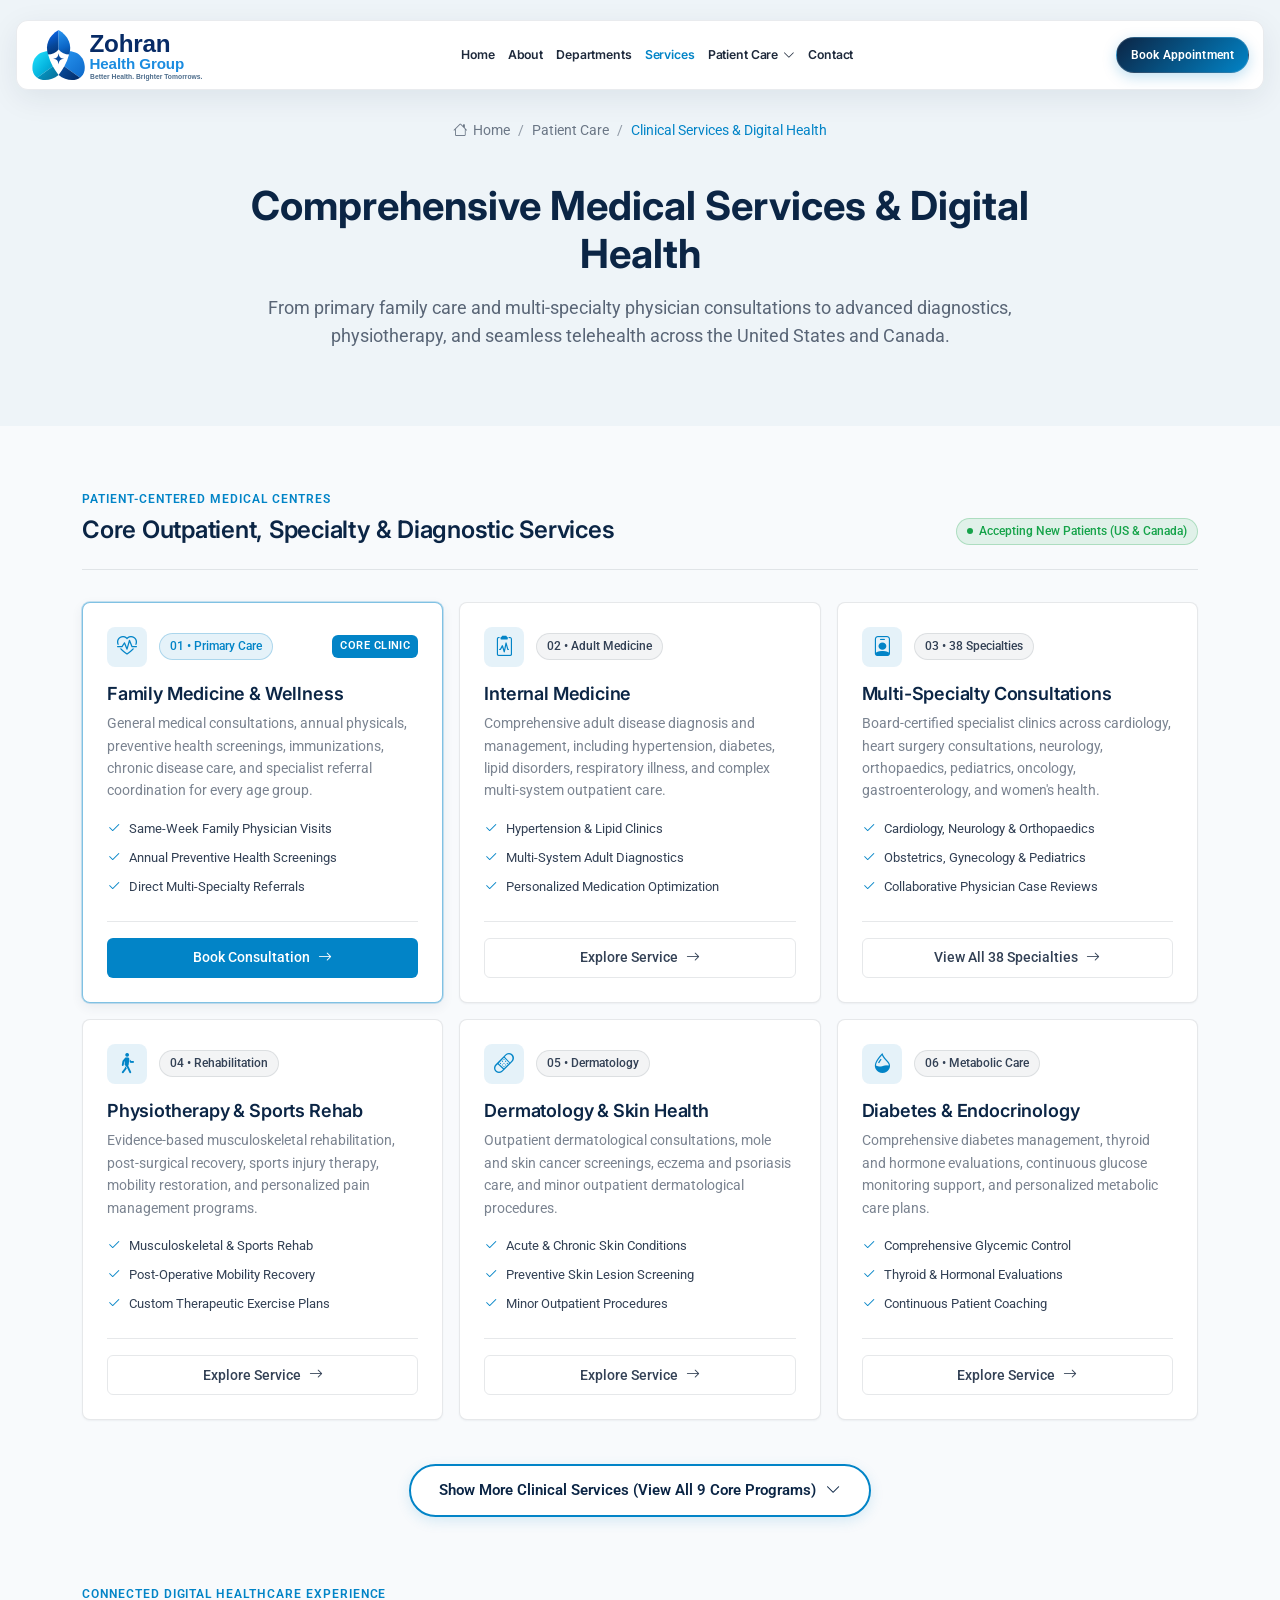
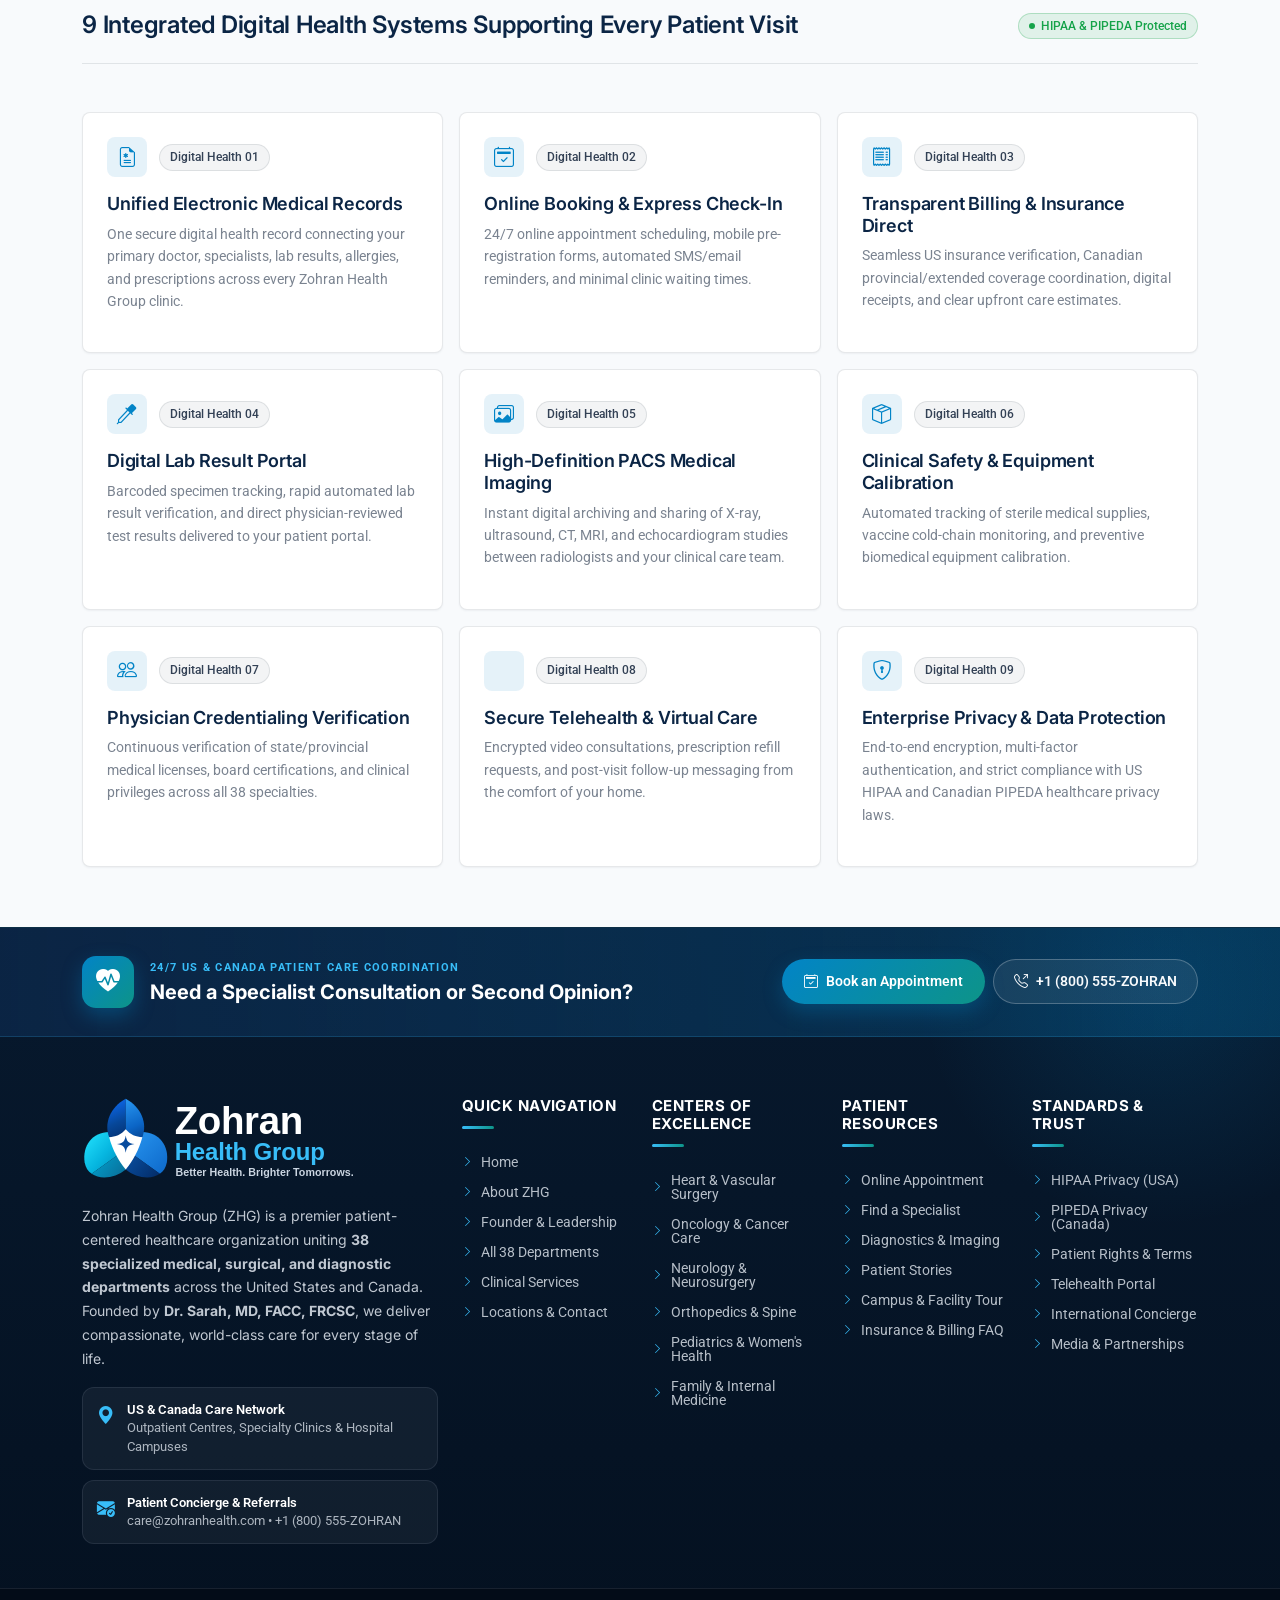
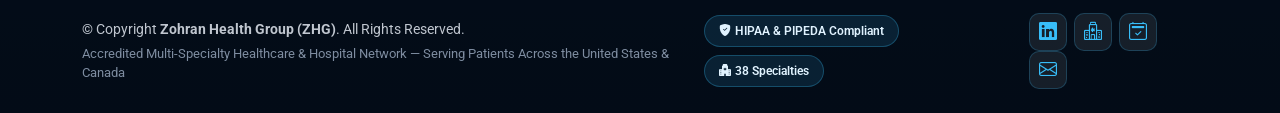
<file: services.html>
<!DOCTYPE html>
<html lang="en">

<head>
  <meta charset="utf-8">
  <meta content="width=device-width, initial-scale=1.0" name="viewport">
  <title>Clinical Services &amp; Digital Health | Zohran Health Group (USA &amp; Canada)</title>
  <meta name="description" content="Comprehensive outpatient, diagnostic, surgical, and digital health services across Zohran Health Group medical centres in the United States and Canada.">
  <meta name="keywords" content="Zohran Health Group, Medical Services, Multi-Specialty Hospital Network, USA, Canada, Family Medicine, Cardiology, Neurology, Diagnostics, Telehealth">

  <!-- Favicons -->
  <link href="assets/img/logo-emblem.svg?v=8" rel="icon" type="image/svg+xml">
  <link href="assets/img/apple-touch-icon.png" rel="apple-touch-icon">

  <!-- Fonts -->
  <link href="https://fonts.googleapis.com" rel="preconnect">
  <link href="https://fonts.gstatic.com" rel="preconnect" crossorigin>
  <link href="https://fonts.googleapis.com/css2?family=Roboto:ital,wght@0,100;0,300;0,400;0,500;0,700;0,900;1,100;1,300;1,400;1,500;1,700;1,900&family=Inter:wght@100;200;300;400;500;600;700;800;900&display=swap" rel="stylesheet">

  <!-- Vendor CSS Files -->
  <link href="vendors/bootstrap/css/bootstrap.min.css" rel="stylesheet">
  <link href="vendors/bootstrap-icons/bootstrap-icons.css" rel="stylesheet">
  <link href="vendors/aos/aos.css" rel="stylesheet">
  <link href="vendors/swiper/swiper-bundle.min.css" rel="stylesheet">
  <link href="vendors/glightbox/css/glightbox.min.css" rel="stylesheet">
  <link href="vendors/fontawesome-free/css/all.min.css" rel="stylesheet">

  <!-- Main CSS File -->
  <link href="assets/css/main.css?v=8" rel="stylesheet">
</head>

<body class="services-page">

    <header id="header" class="header d-flex align-items-center fixed-top">
    <div class="header-container container-fluid container-xl position-relative d-flex align-items-center justify-content-between">

      <a href="index.html" class="logo d-flex align-items-center me-auto me-xl-0">
        <img src="assets/img/logo-dark.svg?v=7" alt="Zohran Health Group Logo">
      </a>

      <nav id="navmenu" class="navmenu">
        <ul>
          <li><a href="index.html">Home</a></li>
          <li><a href="about.html">About</a></li>
          <li><a href="departments.html">Departments</a></li>
          <li><a href="services.html" class="active">Services</a></li>
          <li class="dropdown"><a href="#"><span>Patient Care</span> <i class="bi bi-chevron-down toggle-dropdown"></i></a>
            <ul>
              <li><a href="appointment.html">Book an Appointment</a></li>
              <li><a href="index.html#find-a-doctor">Find a Specialist</a></li>
              <li><a href="department-details.html">Centers of Excellence</a></li>
              <li><a href="service-details.html">Diagnostic &amp; Surgical Care</a></li>
              <li><a href="testimonials.html">Patient Stories &amp; Outcomes</a></li>
              <li><a href="gallery.html">Facilities &amp; Campus Tour</a></li>
              <li><a href="faq.html">Patient &amp; Insurance FAQ</a></li>
            </ul>
          </li>
          <li><a href="contact.html">Contact</a></li>
        </ul>
        <i class="mobile-nav-toggle d-xl-none bi bi-list"></i>
      </nav>

      <a class="btn-getstarted" href="appointment.html">Book Appointment</a>

    </div>
  </header>

  <main class="main">

    <!-- Page Title -->
    <div class="page-title light-background">
      <div class="breadcrumbs">
        <nav aria-label="breadcrumb">
          <ol class="breadcrumb">
            <li class="breadcrumb-item"><a href="index.html"><i class="bi bi-house"></i> Home</a></li>
            <li class="breadcrumb-item"><a href="services.html">Patient Care</a></li>
            <li class="breadcrumb-item active current">Clinical Services &amp; Digital Health</li>
          </ol>
        </nav>
      </div>

      <div class="title-wrapper">
        <h1>Comprehensive Medical Services &amp; Digital Health</h1>
        <p>From primary family care and multi-specialty physician consultations to advanced diagnostics, physiotherapy, and seamless telehealth across the United States and Canada.</p>
      </div>
    </div><!-- End Page Title -->

    <!-- Services Section -->
    <section id="services" class="services section">

      <div class="container" data-aos="fade-up" data-aos-delay="100">

        <div class="services-toolbar" data-aos="fade-up" data-aos-delay="100">
          <div class="toolbar-left">
            <span class="label">Patient-Centered Medical Centres</span>
            <h3 class="toolbar-title">Core Outpatient, Specialty &amp; Diagnostic Services</h3>
          </div>
          <div class="toolbar-right">
            <span class="badge badge-success"><span class="dot"></span> Accepting New Patients (US &amp; Canada)</span>
          </div>
        </div>

        <div class="services-grid">
          <div class="row g-3">

            <!-- Service 1: Family Medicine -->
            <div class="col-lg-4 col-md-6" data-aos="fade-up" data-aos-delay="100">
              <article class="service-card featured">
                <header class="card-head">
                  <div class="icon-wrap">
                    <i class="bi bi-heart-pulse"></i>
                  </div>
                  <span class="badge badge-accent">01 • Primary Care</span>
                  <span class="pin">Core Clinic</span>
                </header>
                <div class="card-content">
                  <h4 class="card-title">Family Medicine &amp; Wellness</h4>
                  <p class="card-description">General medical consultations, annual physicals, preventive health screenings, immunizations, chronic disease care, and specialist referral coordination for every age group.</p>
                  <ul class="feature-list">
                    <li><i class="bi bi-check2"></i> Same-Week Family Physician Visits</li>
                    <li><i class="bi bi-check2"></i> Annual Preventive Health Screenings</li>
                    <li><i class="bi bi-check2"></i> Direct Multi-Specialty Referrals</li>
                  </ul>
                </div>
                <footer class="card-foot">
                  <a href="appointment.html" class="btn-primary">
                    Book Consultation
                    <i class="bi bi-arrow-right"></i>
                  </a>
                </footer>
              </article>
            </div><!-- End Service Card -->

            <!-- Service 2: Internal Medicine -->
            <div class="col-lg-4 col-md-6" data-aos="fade-up" data-aos-delay="150">
              <article class="service-card">
                <header class="card-head">
                  <div class="icon-wrap">
                    <i class="bi bi-clipboard2-pulse"></i>
                  </div>
                  <span class="badge">02 • Adult Medicine</span>
                </header>
                <div class="card-content">
                  <h4 class="card-title">Internal Medicine</h4>
                  <p class="card-description">Comprehensive adult disease diagnosis and management, including hypertension, diabetes, lipid disorders, respiratory illness, and complex multi-system outpatient care.</p>
                  <ul class="feature-list">
                    <li><i class="bi bi-check2"></i> Hypertension &amp; Lipid Clinics</li>
                    <li><i class="bi bi-check2"></i> Multi-System Adult Diagnostics</li>
                    <li><i class="bi bi-check2"></i> Personalized Medication Optimization</li>
                  </ul>
                </div>
                <footer class="card-foot">
                  <a href="service-details.html" class="btn-ghost">
                    Explore Service
                    <i class="bi bi-arrow-right"></i>
                  </a>
                </footer>
              </article>
            </div><!-- End Service Card -->

            <!-- Service 3: Multi-Specialty Consultations -->
            <div class="col-lg-4 col-md-6" data-aos="fade-up" data-aos-delay="200">
              <article class="service-card">
                <header class="card-head">
                  <div class="icon-wrap">
                    <i class="bi bi-person-badge"></i>
                  </div>
                  <span class="badge">03 • 38 Specialties</span>
                </header>
                <div class="card-content">
                  <h4 class="card-title">Multi-Specialty Consultations</h4>
                  <p class="card-description">Board-certified specialist clinics across cardiology, heart surgery consultations, neurology, orthopaedics, pediatrics, oncology, gastroenterology, and women's health.</p>
                  <ul class="feature-list">
                    <li><i class="bi bi-check2"></i> Cardiology, Neurology &amp; Orthopaedics</li>
                    <li><i class="bi bi-check2"></i> Obstetrics, Gynecology &amp; Pediatrics</li>
                    <li><i class="bi bi-check2"></i> Collaborative Physician Case Reviews</li>
                  </ul>
                </div>
                <footer class="card-foot">
                  <a href="departments.html" class="btn-ghost">
                    View All 38 Specialties
                    <i class="bi bi-arrow-right"></i>
                  </a>
                </footer>
              </article>
            </div><!-- End Service Card -->

            <!-- Service 4: Physiotherapy -->
            <div class="col-lg-4 col-md-6" data-aos="fade-up" data-aos-delay="100">
              <article class="service-card">
                <header class="card-head">
                  <div class="icon-wrap">
                    <i class="bi bi-person-walking"></i>
                  </div>
                  <span class="badge">04 • Rehabilitation</span>
                </header>
                <div class="card-content">
                  <h4 class="card-title">Physiotherapy &amp; Sports Rehab</h4>
                  <p class="card-description">Evidence-based musculoskeletal rehabilitation, post-surgical recovery, sports injury therapy, mobility restoration, and personalized pain management programs.</p>
                  <ul class="feature-list">
                    <li><i class="bi bi-check2"></i> Musculoskeletal &amp; Sports Rehab</li>
                    <li><i class="bi bi-check2"></i> Post-Operative Mobility Recovery</li>
                    <li><i class="bi bi-check2"></i> Custom Therapeutic Exercise Plans</li>
                  </ul>
                </div>
                <footer class="card-foot">
                  <a href="service-details.html" class="btn-ghost">
                    Explore Service
                    <i class="bi bi-arrow-right"></i>
                  </a>
                </footer>
              </article>
            </div><!-- End Service Card -->

            <!-- Service 5: Dermatology -->
            <div class="col-lg-4 col-md-6" data-aos="fade-up" data-aos-delay="150">
              <article class="service-card">
                <header class="card-head">
                  <div class="icon-wrap">
                    <i class="bi bi-bandaid"></i>
                  </div>
                  <span class="badge">05 • Dermatology</span>
                </header>
                <div class="card-content">
                  <h4 class="card-title">Dermatology &amp; Skin Health</h4>
                  <p class="card-description">Outpatient dermatological consultations, mole and skin cancer screenings, eczema and psoriasis care, and minor outpatient dermatological procedures.</p>
                  <ul class="feature-list">
                    <li><i class="bi bi-check2"></i> Acute &amp; Chronic Skin Conditions</li>
                    <li><i class="bi bi-check2"></i> Preventive Skin Lesion Screening</li>
                    <li><i class="bi bi-check2"></i> Minor Outpatient Procedures</li>
                  </ul>
                </div>
                <footer class="card-foot">
                  <a href="service-details.html" class="btn-ghost">
                    Explore Service
                    <i class="bi bi-arrow-right"></i>
                  </a>
                </footer>
              </article>
            </div><!-- End Service Card -->

            <!-- Service 6: Diabetes & Endocrinology -->
            <div class="col-lg-4 col-md-6" data-aos="fade-up" data-aos-delay="200">
              <article class="service-card">
                <header class="card-head">
                  <div class="icon-wrap">
                    <i class="bi bi-droplet-half"></i>
                  </div>
                  <span class="badge">06 • Metabolic Care</span>
                </header>
                <div class="card-content">
                  <h4 class="card-title">Diabetes &amp; Endocrinology</h4>
                  <p class="card-description">Comprehensive diabetes management, thyroid and hormone evaluations, continuous glucose monitoring support, and personalized metabolic care plans.</p>
                  <ul class="feature-list">
                    <li><i class="bi bi-check2"></i> Comprehensive Glycemic Control</li>
                    <li><i class="bi bi-check2"></i> Thyroid &amp; Hormonal Evaluations</li>
                    <li><i class="bi bi-check2"></i> Continuous Patient Coaching</li>
                  </ul>
                </div>
                <footer class="card-foot">
                  <a href="service-details.html" class="btn-ghost">
                    Explore Service
                    <i class="bi bi-arrow-right"></i>
                  </a>
                </footer>
              </article>
            </div><!-- End Service Card -->

          </div>

          <!-- Hidden Extra 3 Services Revealed by Show More -->
          <div id="more-services-page" class="zhg-extra-block">
            <div class="row g-3 mt-1">

              <!-- Service 7: Dietary & Nutrition Services -->
              <div class="col-lg-4 col-md-6">
                <article class="service-card">
                  <header class="card-head">
                    <div class="icon-wrap">
                      <i class="bi bi-apple"></i>
                    </div>
                    <span class="badge">07 • Clinical Nutrition</span>
                  </header>
                  <div class="card-content">
                    <h4 class="card-title">Dietary &amp; Nutrition Services</h4>
                    <p class="card-description">Registered dietitian consultations, medical nutrition therapy, heart-healthy and diabetes meal planning, and sustainable weight management.</p>
                    <ul class="feature-list">
                      <li><i class="bi bi-check2"></i> Medical Nutrition Therapy (MNT)</li>
                      <li><i class="bi bi-check2"></i> Heart &amp; Cardiometabolic Nutrition</li>
                      <li><i class="bi bi-check2"></i> Collaborative Diabetes Support</li>
                    </ul>
                  </div>
                  <footer class="card-foot">
                    <a href="service-details.html" class="btn-ghost">
                      Explore Service
                      <i class="bi bi-arrow-right"></i>
                    </a>
                  </footer>
                </article>
              </div><!-- End Service Card -->

              <!-- Service 8: Diagnostic Laboratory & Imaging -->
              <div class="col-lg-4 col-md-6">
                <article class="service-card">
                  <header class="card-head">
                    <div class="icon-wrap">
                      <i class="bi bi-eyedropper"></i>
                    </div>
                    <span class="badge">08 • Lab &amp; Imaging</span>
                  </header>
                  <div class="card-content">
                    <h4 class="card-title">Diagnostics, Lab &amp; Imaging</h4>
                    <p class="card-description">On-site blood draw and specimen collection, 12-lead ECG, point-of-care testing, ultrasound, X-ray, and rapid digital result delivery to your care team.</p>
                    <ul class="feature-list">
                      <li><i class="bi bi-check2"></i> Phlebotomy &amp; Rapid Blood Panels</li>
                      <li><i class="bi bi-check2"></i> 12-Lead ECG &amp; Cardiac Diagnostics</li>
                      <li><i class="bi bi-check2"></i> Accredited Imaging &amp; Radiology</li>
                    </ul>
                  </div>
                  <footer class="card-foot">
                    <a href="service-details.html" class="btn-ghost">
                      Explore Service
                      <i class="bi bi-arrow-right"></i>
                    </a>
                  </footer>
                </article>
              </div><!-- End Service Card -->

              <!-- Service 9: Patient Concierge & Care Coordination -->
              <div class="col-lg-4 col-md-6">
                <article class="service-card emergency">
                  <header class="card-head">
                    <div class="icon-wrap">
                      <i class="bi bi-laptop"></i>
                    </div>
                    <span class="badge">09 • Patient Concierge</span>
                    <span class="pin pin-live"><span class="dot"></span> 24/7 Portal</span>
                  </header>
                  <div class="card-content">
                    <h4 class="card-title">Patient Concierge &amp; Care Coordination</h4>
                    <p class="card-description">Online appointment scheduling, digital check-in, US &amp; Canadian insurance navigation, unified electronic medical records, and proactive follow-up calls.</p>
                    <ul class="feature-list">
                      <li><i class="bi bi-check2"></i> Digital Intake &amp; Fast Check-In</li>
                      <li><i class="bi bi-check2"></i> Insurance &amp; Coverage Verification</li>
                      <li><i class="bi bi-check2"></i> Dedicated Care Navigators</li>
                    </ul>
                  </div>
                  <footer class="card-foot">
                    <a href="appointment.html" class="btn-danger">
                      <i class="bi bi-calendar2-check"></i>
                      Schedule Consultation
                    </a>
                  </footer>
                </article>
              </div><!-- End Service Card -->

            </div>
          </div>

          <div class="zhg-show-more-wrap">
            <button type="button" class="zhg-btn-toggle" data-zhg-toggle="#more-services-page" data-more-text="Show More Clinical Services (View All 9 Core Programs)" data-less-text="Show Fewer Clinical Services" aria-expanded="false">
              <span class="btn-label">Show More Clinical Services (View All 9 Core Programs)</span>
              <i class="bi bi-chevron-down"></i>
            </button>
          </div>

        </div>

        <!-- 9 Digital Health & Hospital Information Systems -->
        <div class="services-toolbar mt-5" data-aos="fade-up" data-aos-delay="100">
          <div class="toolbar-left">
            <span class="label">Connected Digital Healthcare Experience</span>
            <h3 class="toolbar-title">9 Integrated Digital Health Systems Supporting Every Patient Visit</h3>
          </div>
          <div class="toolbar-right">
            <span class="badge badge-success"><span class="dot"></span> HIPAA &amp; PIPEDA Protected</span>
          </div>
        </div>

        <div class="row g-3 mt-1" data-aos="fade-up" data-aos-delay="150">
          <div class="col-lg-4 col-md-6">
            <article class="service-card h-100">
              <header class="card-head"><div class="icon-wrap"><i class="bi bi-file-earmark-medical"></i></div><span class="badge">Digital Health 01</span></header>
              <div class="card-content">
                <h4 class="card-title">Unified Electronic Medical Records</h4>
                <p class="card-description">One secure digital health record connecting your primary doctor, specialists, lab results, allergies, and prescriptions across every Zohran Health Group clinic.</p>
              </div>
            </article>
          </div>
          <div class="col-lg-4 col-md-6">
            <article class="service-card h-100">
              <header class="card-head"><div class="icon-wrap"><i class="bi bi-calendar2-check"></i></div><span class="badge">Digital Health 02</span></header>
              <div class="card-content">
                <h4 class="card-title">Online Booking &amp; Express Check-In</h4>
                <p class="card-description">24/7 online appointment scheduling, mobile pre-registration forms, automated SMS/email reminders, and minimal clinic waiting times.</p>
              </div>
            </article>
          </div>
          <div class="col-lg-4 col-md-6">
            <article class="service-card h-100">
              <header class="card-head"><div class="icon-wrap"><i class="bi bi-receipt"></i></div><span class="badge">Digital Health 03</span></header>
              <div class="card-content">
                <h4 class="card-title">Transparent Billing &amp; Insurance Direct</h4>
                <p class="card-description">Seamless US insurance verification, Canadian provincial/extended coverage coordination, digital receipts, and clear upfront care estimates.</p>
              </div>
            </article>
          </div>
          <div class="col-lg-4 col-md-6">
            <article class="service-card h-100">
              <header class="card-head"><div class="icon-wrap"><i class="bi bi-eyedropper"></i></div><span class="badge">Digital Health 04</span></header>
              <div class="card-content">
                <h4 class="card-title">Digital Lab Result Portal</h4>
                <p class="card-description">Barcoded specimen tracking, rapid automated lab result verification, and direct physician-reviewed test results delivered to your patient portal.</p>
              </div>
            </article>
          </div>
          <div class="col-lg-4 col-md-6">
            <article class="service-card h-100">
              <header class="card-head"><div class="icon-wrap"><i class="bi bi-images"></i></div><span class="badge">Digital Health 05</span></header>
              <div class="card-content">
                <h4 class="card-title">High-Definition PACS Medical Imaging</h4>
                <p class="card-description">Instant digital archiving and sharing of X-ray, ultrasound, CT, MRI, and echocardiogram studies between radiologists and your clinical care team.</p>
              </div>
            </article>
          </div>
          <div class="col-lg-4 col-md-6">
            <article class="service-card h-100">
              <header class="card-head"><div class="icon-wrap"><i class="bi bi-box-seam"></i></div><span class="badge">Digital Health 06</span></header>
              <div class="card-content">
                <h4 class="card-title">Clinical Safety &amp; Equipment Calibration</h4>
                <p class="card-description">Automated tracking of sterile medical supplies, vaccine cold-chain monitoring, and preventive biomedical equipment calibration.</p>
              </div>
            </article>
          </div>
          <div class="col-lg-4 col-md-6">
            <article class="service-card h-100">
              <header class="card-head"><div class="icon-wrap"><i class="bi bi-people"></i></div><span class="badge">Digital Health 07</span></header>
              <div class="card-content">
                <h4 class="card-title">Physician Credentialing Verification</h4>
                <p class="card-description">Continuous verification of state/provincial medical licenses, board certifications, and clinical privileges across all 38 specialties.</p>
              </div>
            </article>
          </div>
          <div class="col-lg-4 col-md-6">
            <article class="service-card h-100">
              <header class="card-head"><div class="icon-wrap"><i class="bi bi-chat-lock"></i></div><span class="badge">Digital Health 08</span></header>
              <div class="card-content">
                <h4 class="card-title">Secure Telehealth &amp; Virtual Care</h4>
                <p class="card-description">Encrypted video consultations, prescription refill requests, and post-visit follow-up messaging from the comfort of your home.</p>
              </div>
            </article>
          </div>
          <div class="col-lg-4 col-md-6">
            <article class="service-card h-100">
              <header class="card-head"><div class="icon-wrap"><i class="bi bi-shield-lock"></i></div><span class="badge">Digital Health 09</span></header>
              <div class="card-content">
                <h4 class="card-title">Enterprise Privacy &amp; Data Protection</h4>
                <p class="card-description">End-to-end encryption, multi-factor authentication, and strict compliance with US HIPAA and Canadian PIPEDA healthcare privacy laws.</p>
              </div>
            </article>
          </div>
        </div>

      </div>

    </section><!-- /Services Section -->

  </main>

    <footer id="footer" class="footer dark-background zhg-luxury-footer">

    <!-- Top Executive Patient Care & Cross-Border Ribbon -->
    <div class="zhg-footer-ribbon">
      <div class="container">
        <div class="row align-items-center gy-3">
          <div class="col-lg-7">
            <div class="d-flex align-items-center gap-3">
              <div class="ribbon-icon">
                <i class="bi bi-heart-pulse-fill"></i>
              </div>
              <div>
                <span class="ribbon-eyebrow">24/7 US &amp; CANADA PATIENT CARE COORDINATION</span>
                <h3 class="ribbon-title mb-0">Need a Specialist Consultation or Second Opinion?</h3>
              </div>
            </div>
          </div>
          <div class="col-lg-5 text-lg-end">
            <div class="d-flex flex-wrap gap-2 justify-content-lg-end">
              <a href="appointment.html" class="zhg-footer-btn-primary">
                <i class="bi bi-calendar2-check me-2"></i>Book an Appointment
              </a>
              <a href="contact.html" class="zhg-footer-btn-outline">
                <i class="bi bi-telephone-outbound me-2"></i>+1 (800) 555-ZOHRAN
              </a>
            </div>
          </div>
        </div>
      </div>
    </div>

    <div class="footer-top">
      <div class="container">
        <div class="row gy-4">
          <div class="col-lg-4 col-md-12 footer-about">
            <a href="index.html" class="logo d-flex align-items-center">
              <img src="assets/img/logo-white.svg?v=7" alt="Zohran Health Group">
            </a>
            <p class="mt-3 mb-3" style="color: rgba(226, 232, 240, 0.85); line-height: 1.7;">
              Zohran Health Group (ZHG) is a premier patient-centered healthcare organization uniting <strong>38 specialized medical, surgical, and diagnostic departments</strong> across the United States and Canada. Founded by <strong>Dr. Sarah, MD, FACC, FRCSC</strong>, we deliver compassionate, world-class care for every stage of life.
            </p>
            <div class="zhg-footer-contact-cards">
              <div class="contact-pill">
                <i class="bi bi-geo-alt-fill"></i>
                <div>
                  <strong>US &amp; Canada Care Network</strong>
                  <span>Outpatient Centres, Specialty Clinics &amp; Hospital Campuses</span>
                </div>
              </div>
              <div class="contact-pill">
                <i class="bi bi-envelope-check-fill"></i>
                <div>
                  <strong>Patient Concierge &amp; Referrals</strong>
                  <span>care@zohranhealth.com • +1 (800) 555-ZOHRAN</span>
                </div>
              </div>
            </div>
          </div>

          <div class="col-lg-2 col-6 footer-links">
            <h4>Quick Navigation</h4>
            <ul>
              <li><i class="bi bi-chevron-right"></i> <a href="index.html">Home</a></li>
              <li><i class="bi bi-chevron-right"></i> <a href="about.html">About ZHG</a></li>
              <li><i class="bi bi-chevron-right"></i> <a href="about.html#doctors">Founder &amp; Leadership</a></li>
              <li><i class="bi bi-chevron-right"></i> <a href="departments.html">All 38 Departments</a></li>
              <li><i class="bi bi-chevron-right"></i> <a href="services.html">Clinical Services</a></li>
              <li><i class="bi bi-chevron-right"></i> <a href="contact.html">Locations &amp; Contact</a></li>
            </ul>
          </div>

          <div class="col-lg-2 col-6 footer-links">
            <h4>Centers of Excellence</h4>
            <ul>
              <li><i class="bi bi-chevron-right"></i> <a href="department-details.html">Heart &amp; Vascular Surgery</a></li>
              <li><i class="bi bi-chevron-right"></i> <a href="department-details.html">Oncology &amp; Cancer Care</a></li>
              <li><i class="bi bi-chevron-right"></i> <a href="department-details.html">Neurology &amp; Neurosurgery</a></li>
              <li><i class="bi bi-chevron-right"></i> <a href="department-details.html">Orthopedics &amp; Spine</a></li>
              <li><i class="bi bi-chevron-right"></i> <a href="department-details.html">Pediatrics &amp; Women's Health</a></li>
              <li><i class="bi bi-chevron-right"></i> <a href="department-details.html">Family &amp; Internal Medicine</a></li>
            </ul>
          </div>

          <div class="col-lg-2 col-6 footer-links">
            <h4>Patient Resources</h4>
            <ul>
              <li><i class="bi bi-chevron-right"></i> <a href="appointment.html">Online Appointment</a></li>
              <li><i class="bi bi-chevron-right"></i> <a href="index.html#find-a-doctor">Find a Specialist</a></li>
              <li><i class="bi bi-chevron-right"></i> <a href="service-details.html">Diagnostics &amp; Imaging</a></li>
              <li><i class="bi bi-chevron-right"></i> <a href="testimonials.html">Patient Stories</a></li>
              <li><i class="bi bi-chevron-right"></i> <a href="gallery.html">Campus &amp; Facility Tour</a></li>
              <li><i class="bi bi-chevron-right"></i> <a href="faq.html">Insurance &amp; Billing FAQ</a></li>
            </ul>
          </div>

          <div class="col-lg-2 col-6 footer-links">
            <h4>Standards &amp; Trust</h4>
            <ul>
              <li><i class="bi bi-chevron-right"></i> <a href="privacy.html">HIPAA Privacy (USA)</a></li>
              <li><i class="bi bi-chevron-right"></i> <a href="privacy.html">PIPEDA Privacy (Canada)</a></li>
              <li><i class="bi bi-chevron-right"></i> <a href="terms.html">Patient Rights &amp; Terms</a></li>
              <li><i class="bi bi-chevron-right"></i> <a href="appointment.html">Telehealth Portal</a></li>
              <li><i class="bi bi-chevron-right"></i> <a href="contact.html">International Concierge</a></li>
              <li><i class="bi bi-chevron-right"></i> <a href="contact.html">Media &amp; Partnerships</a></li>
            </ul>
          </div>

        </div>
      </div>
    </div>

    <div class="copyright">
      <div class="container d-flex flex-column flex-lg-row justify-content-center justify-content-lg-between align-items-center gap-3">

        <div class="d-flex flex-column align-items-center align-items-lg-start">
          <div>
            &copy; Copyright <strong><span>Zohran Health Group (ZHG)</span></strong>. All Rights Reserved.
          </div>
          <div class="credits">
            Accredited Multi-Specialty Healthcare &amp; Hospital Network — Serving Patients Across the United States &amp; Canada
          </div>
        </div>

        <div class="zhg-footer-badges d-flex flex-wrap align-items-center gap-2">
          <span class="trust-pill"><i class="bi bi-shield-fill-check me-1"></i> HIPAA &amp; PIPEDA Compliant</span>
          <span class="trust-pill"><i class="bi bi-hospital-fill me-1"></i> 38 Specialties</span>
        </div>

        <div class="social-links order-first order-lg-last mb-2 mb-lg-0">
          <a href="contact.html" aria-label="LinkedIn"><i class="bi bi-linkedin"></i></a>
          <a href="contact.html" aria-label="Hospital Network"><i class="bi bi-hospital"></i></a>
          <a href="appointment.html" aria-label="Schedule Appointment"><i class="bi bi-calendar2-check"></i></a>
          <a href="contact.html" aria-label="Email Patient Care"><i class="bi bi-envelope"></i></a>
        </div>

      </div>
    </div>

  </footer>

  <!-- Scroll Top -->
  <a href="#" id="scroll-top" class="scroll-top d-flex align-items-center justify-content-center"><i class="bi bi-arrow-up-short"></i></a>

  <!-- Vendor JS Files -->
  <script src="vendors/bootstrap/js/bootstrap.bundle.min.js"></script>
  <script src="vendors/php-email-form/validate.js"></script>
  <script src="vendors/aos/aos.js"></script>
  <script src="vendors/swiper/swiper-bundle.min.js"></script>
  <script src="vendors/glightbox/js/glightbox.min.js"></script>
  <script src="vendors/purecounter/purecounter_vanilla.js"></script>
  <script src="vendors/imagesloaded/imagesloaded.pkgd.min.js"></script>
  <script src="vendors/isotope-layout/isotope.pkgd.min.js"></script>

  <!-- Main JS File -->
  <script src="assets/js/main.js?v=8"></script>

</body>

</html>
</file>
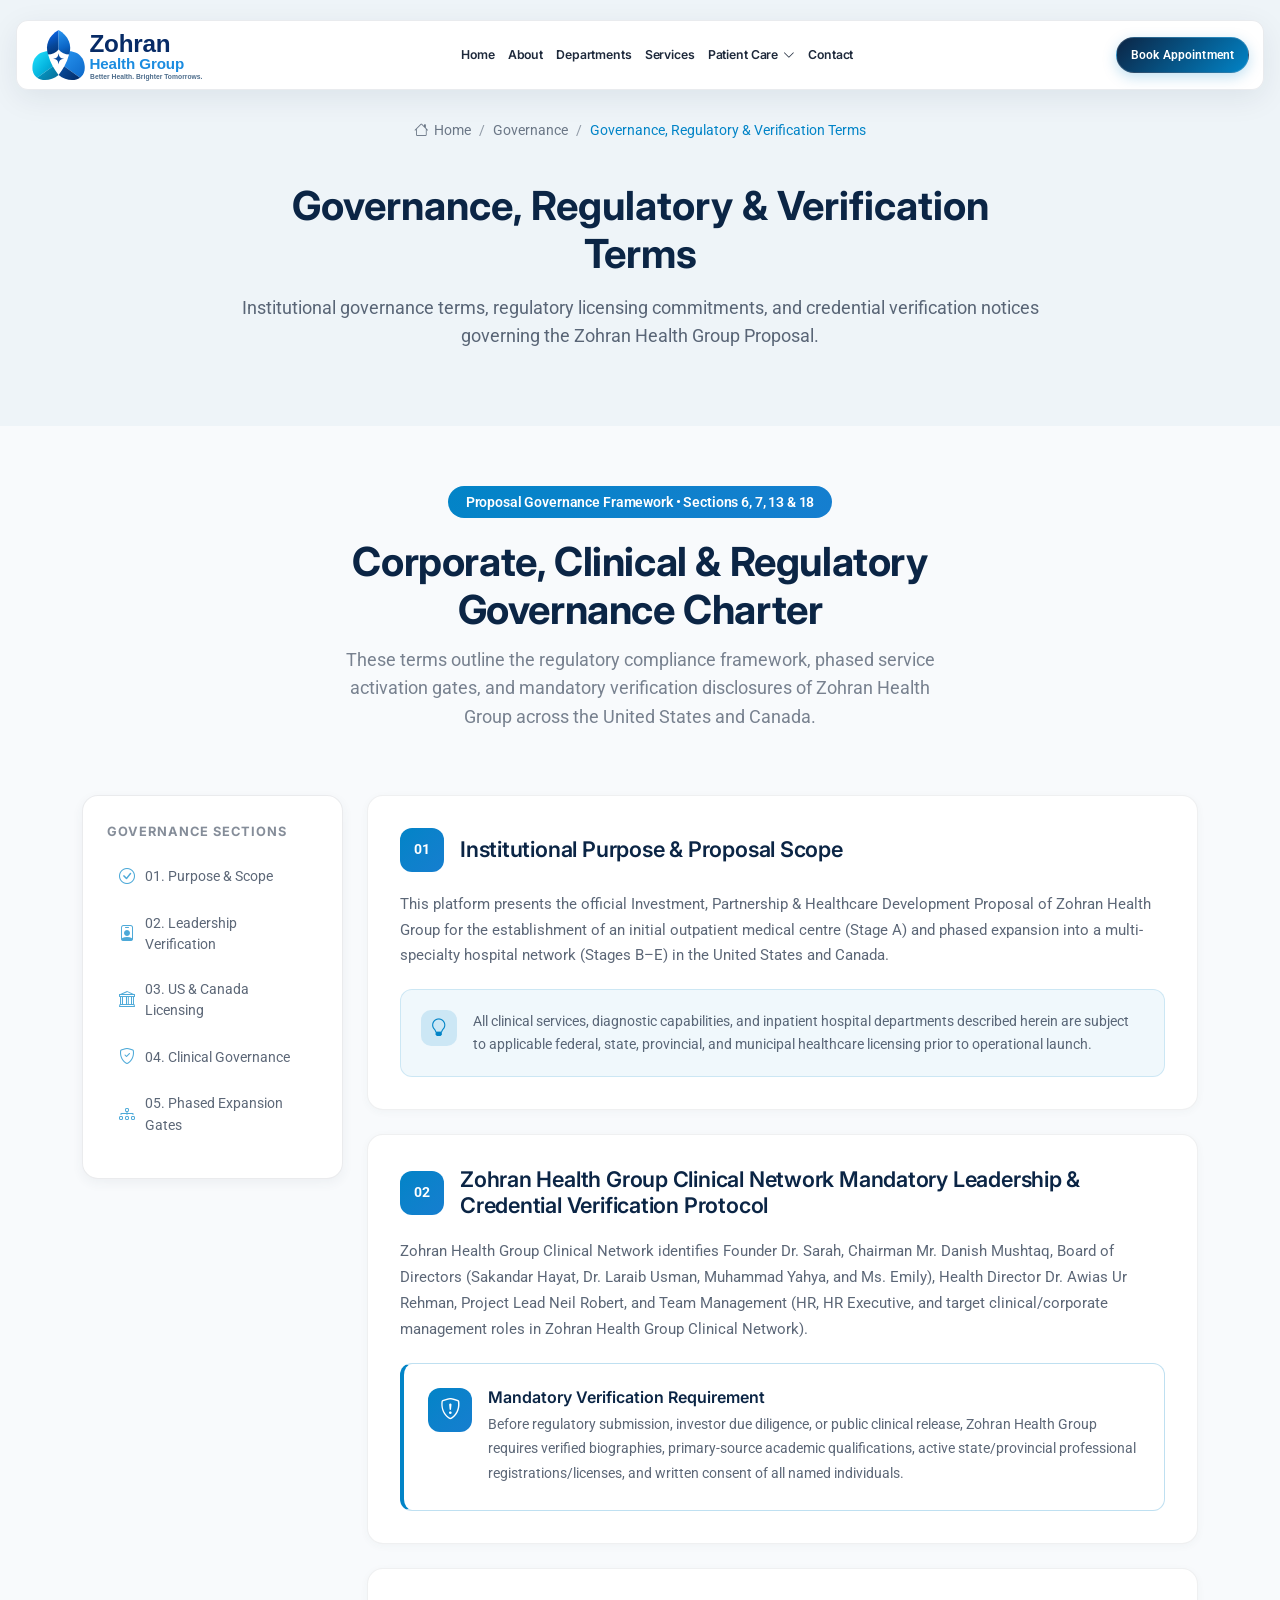
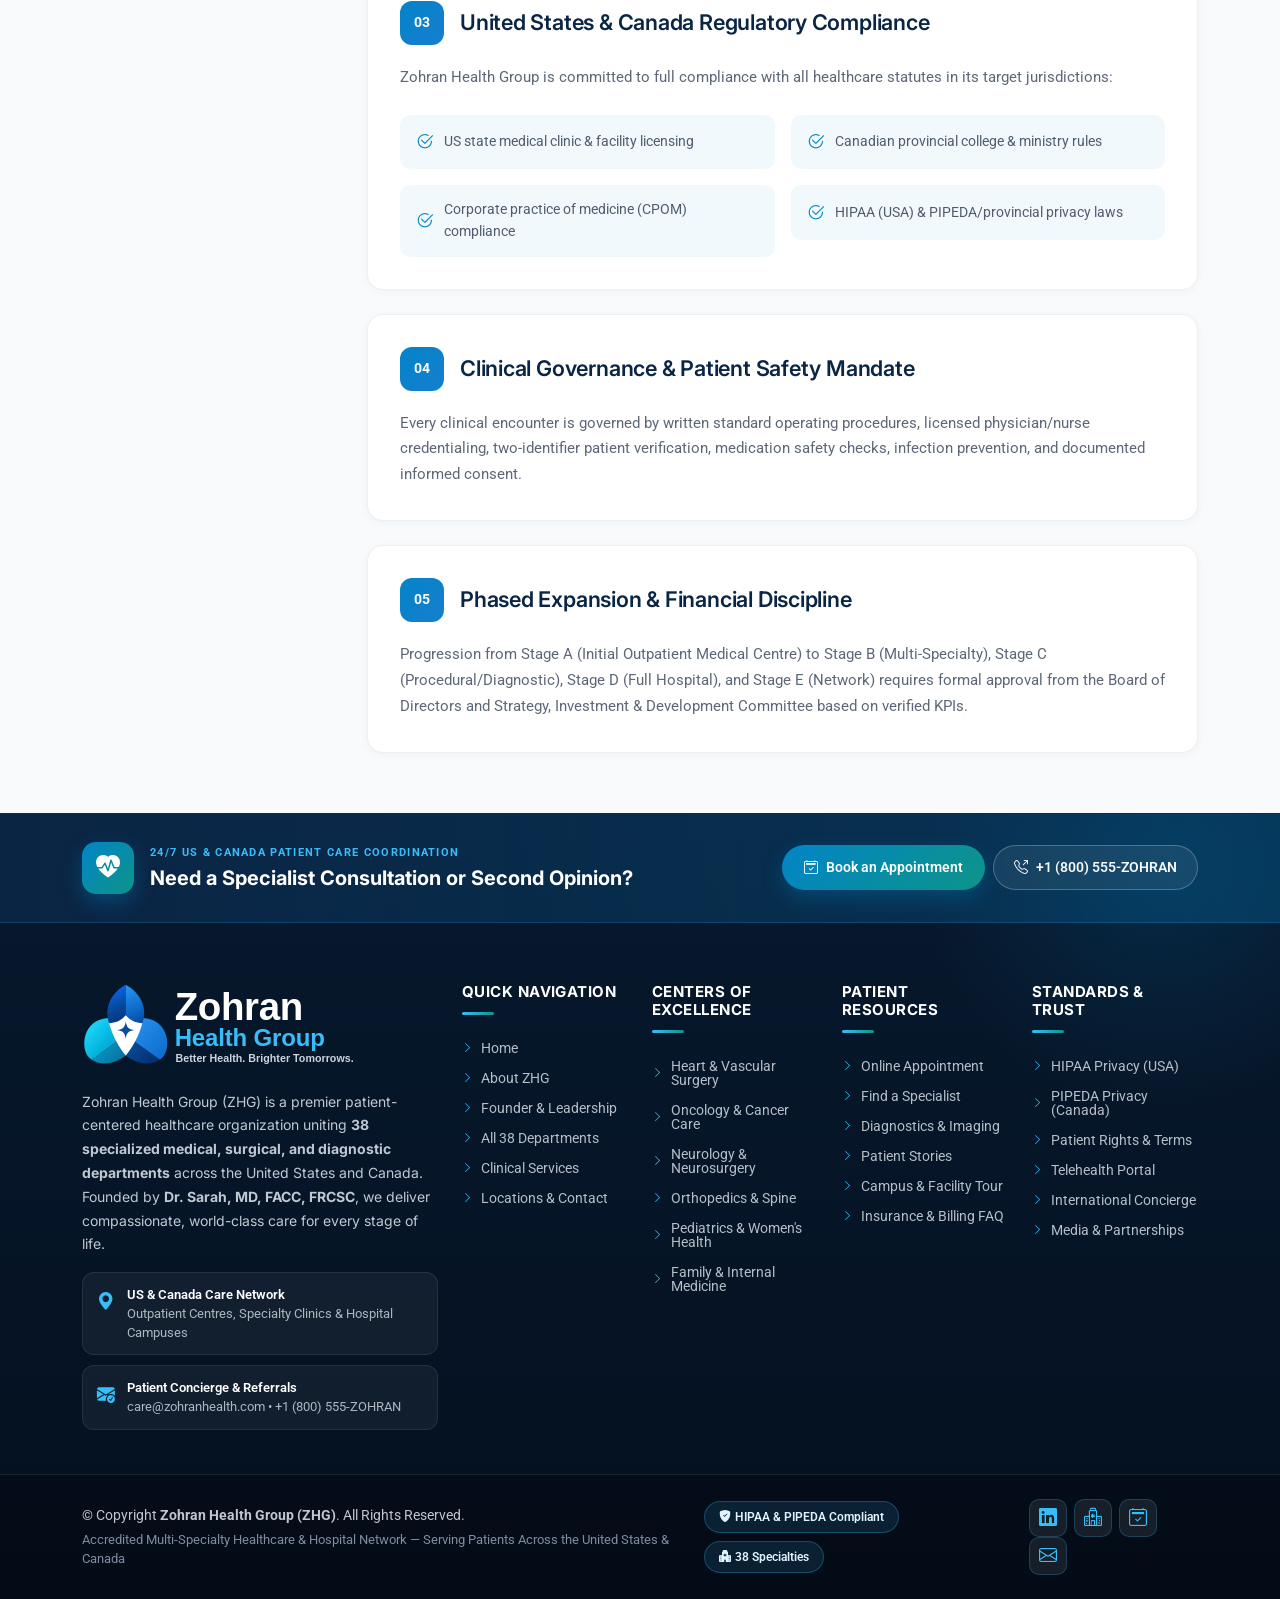
<file: terms.html>
﻿<!DOCTYPE html>
<html lang="en">

<head>
  <meta charset="utf-8">
  <meta content="width=device-width, initial-scale=1.0" name="viewport">
  <title>Governance, Regulatory & Verification Terms | Zohran Health Group (USA &amp; Canada)</title>
  <meta name="description" content="Corporate governance charter, US & Canada licensing commitments, and Zohran Health Group Clinical Network verification protocol.">
  <meta name="keywords" content="Zohran Health Group, Medical Centre, Multi-Specialty Hospital Network, Healthcare Development, USA, Canada, Family Medicine, Internal Medicine, Clinical Governance">

  <!-- Favicons -->
  <link href="assets/img/logo-emblem.svg?v=8" rel="icon" type="image/svg+xml">
  <link href="assets/img/apple-touch-icon.png" rel="apple-touch-icon">

  <!-- Fonts -->
  <link href="https://fonts.googleapis.com" rel="preconnect">
  <link href="https://fonts.gstatic.com" rel="preconnect" crossorigin>
  <link href="https://fonts.googleapis.com/css2?family=Roboto:ital,wght@0,100;0,300;0,400;0,500;0,700;0,900;1,100;1,300;1,400;1,500;1,700;1,900&family=Inter:wght@100;200;300;400;500;600;700;800;900&display=swap" rel="stylesheet">

  <!-- Vendor CSS Files -->
  <link href="vendors/bootstrap/css/bootstrap.min.css" rel="stylesheet">
  <link href="vendors/bootstrap-icons/bootstrap-icons.css" rel="stylesheet">
  <link href="vendors/aos/aos.css" rel="stylesheet">
  <link href="vendors/swiper/swiper-bundle.min.css" rel="stylesheet">
  <link href="vendors/glightbox/css/glightbox.min.css" rel="stylesheet">
  <link href="vendors/fontawesome-free/css/all.min.css" rel="stylesheet">

  <!-- Main CSS File -->
  <link href="assets/css/main.css?v=8" rel="stylesheet">
</head>

<body class="terms-page">

      <header id="header" class="header d-flex align-items-center fixed-top">
    <div class="header-container container-fluid container-xl position-relative d-flex align-items-center justify-content-between">

      <a href="index.html" class="logo d-flex align-items-center me-auto me-xl-0">
        <img src="assets/img/logo-dark.svg?v=7" alt="Zohran Health Group Logo">
      </a>

      <nav id="navmenu" class="navmenu">
        <ul>
          <li><a href="index.html">Home</a></li>
          <li><a href="about.html">About</a></li>
          <li><a href="departments.html">Departments</a></li>
          <li><a href="services.html">Services</a></li>
          <li class="dropdown"><a href="#"><span>Patient Care</span> <i class="bi bi-chevron-down toggle-dropdown"></i></a>
            <ul>
              <li><a href="appointment.html">Book an Appointment</a></li>
              <li><a href="index.html#find-a-doctor">Find a Specialist</a></li>
              <li><a href="department-details.html">Centers of Excellence</a></li>
              <li><a href="service-details.html">Diagnostic &amp; Surgical Care</a></li>
              <li><a href="testimonials.html">Patient Stories &amp; Outcomes</a></li>
              <li><a href="gallery.html">Facilities &amp; Campus Tour</a></li>
              <li><a href="faq.html">Patient &amp; Insurance FAQ</a></li>
            </ul>
          </li>
          <li><a href="contact.html">Contact</a></li>
        </ul>
        <i class="mobile-nav-toggle d-xl-none bi bi-list"></i>
      </nav>

      <a class="btn-getstarted" href="appointment.html">Book Appointment</a>

    </div>
  </header>

  <main class="main">

    <!-- Page Title -->
    <div class="page-title light-background">
      <div class="breadcrumbs">
        <nav aria-label="breadcrumb">
          <ol class="breadcrumb">
            <li class="breadcrumb-item"><a href="index.html"><i class="bi bi-house"></i> Home</a></li>
            <li class="breadcrumb-item"><a href="terms.html">Governance</a></li>
            <li class="breadcrumb-item active current">Governance, Regulatory &amp; Verification Terms</li>
          </ol>
        </nav>
      </div>

      <div class="title-wrapper">
        <h1>Governance, Regulatory &amp; Verification Terms</h1>
        <p>Institutional governance terms, regulatory licensing commitments, and credential verification notices governing the Zohran Health Group Proposal.</p>
      </div>
    </div><!-- End Page Title -->

    <!-- Terms Of Service Section -->
    <section id="terms-of-service" class="terms-of-service section">

      <div class="container" data-aos="fade-up" data-aos-delay="100">

        <!-- Page Header -->
        <div class="row justify-content-center mb-5">
          <div class="col-lg-8 text-center header-block" data-aos="fade-up">
            <span class="update-badge">Proposal Governance Framework • Sections 6, 7, 13 &amp; 18</span>
            <h2>Corporate, Clinical &amp; Regulatory Governance Charter</h2>
            <p>These terms outline the regulatory compliance framework, phased service activation gates, and mandatory verification disclosures of Zohran Health Group across the United States and Canada.</p>
          </div>
        </div>

        <!-- Main Content Area -->
        <div class="row g-4">

          <!-- Sidebar Navigation -->
          <div class="col-lg-3" data-aos="fade-right" data-aos-delay="100">
            <div class="sidebar-nav">
              <h5>Governance Sections</h5>
              <ul>
                <li><a href="#term-1"><i class="bi bi-check-circle"></i> 01. Purpose &amp; Scope</a></li>
                <li><a href="#term-2"><i class="bi bi-person-badge"></i> 02. Leadership Verification</a></li>
                <li><a href="#term-3"><i class="bi bi-bank"></i> 03. US &amp; Canada Licensing</a></li>
                <li><a href="#term-4"><i class="bi bi-shield-check"></i> 04. Clinical Governance</a></li>
                <li><a href="#term-5"><i class="bi bi-diagram-3"></i> 05. Phased Expansion Gates</a></li>
              </ul>
            </div>
          </div><!-- End Sidebar Navigation -->

          <!-- Content Sections -->
          <div class="col-lg-9">
            <div class="terms-body">

              <div id="term-1" class="term-card" data-aos="fade-up" data-aos-delay="150">
                <div class="term-card-header">
                  <span class="term-number">01</span>
                  <h3>Institutional Purpose &amp; Proposal Scope</h3>
                </div>
                <p>This platform presents the official Investment, Partnership &amp; Healthcare Development Proposal of Zohran Health Group for the establishment of an initial outpatient medical centre (Stage A) and phased expansion into a multi-specialty hospital network (Stages B–E) in the United States and Canada.</p>
                <div class="highlight-callout">
                  <div class="callout-icon"><i class="bi bi-lightbulb"></i></div>
                  <p>All clinical services, diagnostic capabilities, and inpatient hospital departments described herein are subject to applicable federal, state, provincial, and municipal healthcare licensing prior to operational launch.</p>
                </div>
              </div>

              <div id="term-2" class="term-card" data-aos="fade-up" data-aos-delay="200">
                <div class="term-card-header">
                  <span class="term-number">02</span>
                  <h3>Zohran Health Group Clinical Network Mandatory Leadership &amp; Credential Verification Protocol</h3>
                </div>
                <p>Zohran Health Group Clinical Network identifies Founder Dr. Sarah, Chairman Mr. Danish Mushtaq, Board of Directors (Sakandar Hayat, Dr. Laraib Usman, Muhammad Yahya, and Ms. Emily), Health Director Dr. Awias Ur Rehman, Project Lead Neil Robert, and Team Management (HR, HR Executive, and target clinical/corporate management roles in Zohran Health Group Clinical Network).</p>
                <div class="warning-banner">
                  <div class="warning-icon-wrap"><i class="bi bi-shield-exclamation"></i></div>
                  <div class="warning-text">
                    <h5>Mandatory Verification Requirement</h5>
                    <p>Before regulatory submission, investor due diligence, or public clinical release, Zohran Health Group requires verified biographies, primary-source academic qualifications, active state/provincial professional registrations/licenses, and written consent of all named individuals.</p>
                  </div>
                </div>
              </div>

              <div id="term-3" class="term-card" data-aos="fade-up" data-aos-delay="150">
                <div class="term-card-header">
                  <span class="term-number">03</span>
                  <h3>United States &amp; Canada Regulatory Compliance</h3>
                </div>
                <p>Zohran Health Group is committed to full compliance with all healthcare statutes in its target jurisdictions:</p>
                <div class="row g-3 mt-2">
                  <div class="col-md-6">
                    <div class="check-item"><i class="bi bi-check2-circle"></i><span>US state medical clinic &amp; facility licensing</span></div>
                  </div>
                  <div class="col-md-6">
                    <div class="check-item"><i class="bi bi-check2-circle"></i><span>Canadian provincial college &amp; ministry rules</span></div>
                  </div>
                  <div class="col-md-6">
                    <div class="check-item"><i class="bi bi-check2-circle"></i><span>Corporate practice of medicine (CPOM) compliance</span></div>
                  </div>
                  <div class="col-md-6">
                    <div class="check-item"><i class="bi bi-check2-circle"></i><span>HIPAA (USA) &amp; PIPEDA/provincial privacy laws</span></div>
                  </div>
                </div>
              </div>

              <div id="term-4" class="term-card" data-aos="fade-up" data-aos-delay="200">
                <div class="term-card-header">
                  <span class="term-number">04</span>
                  <h3>Clinical Governance &amp; Patient Safety Mandate</h3>
                </div>
                <p>Every clinical encounter is governed by written standard operating procedures, licensed physician/nurse credentialing, two-identifier patient verification, medication safety checks, infection prevention, and documented informed consent.</p>
              </div>

              <div id="term-5" class="term-card" data-aos="fade-up" data-aos-delay="250">
                <div class="term-card-header">
                  <span class="term-number">05</span>
                  <h3>Phased Expansion &amp; Financial Discipline</h3>
                </div>
                <p>Progression from Stage A (Initial Outpatient Medical Centre) to Stage B (Multi-Specialty), Stage C (Procedural/Diagnostic), Stage D (Full Hospital), and Stage E (Network) requires formal approval from the Board of Directors and Strategy, Investment &amp; Development Committee based on verified KPIs.</p>
              </div>

            </div>
          </div><!-- End Content Sections -->

        </div>

      </div>

    </section><!-- /Terms Of Service Section -->

  </main>

      <footer id="footer" class="footer dark-background zhg-luxury-footer">

    <!-- Top Executive Patient Care & Cross-Border Ribbon -->
    <div class="zhg-footer-ribbon">
      <div class="container">
        <div class="row align-items-center gy-3">
          <div class="col-lg-7">
            <div class="d-flex align-items-center gap-3">
              <div class="ribbon-icon">
                <i class="bi bi-heart-pulse-fill"></i>
              </div>
              <div>
                <span class="ribbon-eyebrow">24/7 US &amp; CANADA PATIENT CARE COORDINATION</span>
                <h3 class="ribbon-title mb-0">Need a Specialist Consultation or Second Opinion?</h3>
              </div>
            </div>
          </div>
          <div class="col-lg-5 text-lg-end">
            <div class="d-flex flex-wrap gap-2 justify-content-lg-end">
              <a href="appointment.html" class="zhg-footer-btn-primary">
                <i class="bi bi-calendar2-check me-2"></i>Book an Appointment
              </a>
              <a href="contact.html" class="zhg-footer-btn-outline">
                <i class="bi bi-telephone-outbound me-2"></i>+1 (800) 555-ZOHRAN
              </a>
            </div>
          </div>
        </div>
      </div>
    </div>

    <div class="footer-top">
      <div class="container">
        <div class="row gy-4">
          <div class="col-lg-4 col-md-12 footer-about">
            <a href="index.html" class="logo d-flex align-items-center">
              <img src="assets/img/logo-white.svg?v=7" alt="Zohran Health Group">
            </a>
            <p class="mt-3 mb-3" style="color: rgba(226, 232, 240, 0.85); line-height: 1.7;">
              Zohran Health Group (ZHG) is a premier patient-centered healthcare organization uniting <strong>38 specialized medical, surgical, and diagnostic departments</strong> across the United States and Canada. Founded by <strong>Dr. Sarah, MD, FACC, FRCSC</strong>, we deliver compassionate, world-class care for every stage of life.
            </p>
            <div class="zhg-footer-contact-cards">
              <div class="contact-pill">
                <i class="bi bi-geo-alt-fill"></i>
                <div>
                  <strong>US &amp; Canada Care Network</strong>
                  <span>Outpatient Centres, Specialty Clinics &amp; Hospital Campuses</span>
                </div>
              </div>
              <div class="contact-pill">
                <i class="bi bi-envelope-check-fill"></i>
                <div>
                  <strong>Patient Concierge &amp; Referrals</strong>
                  <span>care@zohranhealth.com • +1 (800) 555-ZOHRAN</span>
                </div>
              </div>
            </div>
          </div>

          <div class="col-lg-2 col-6 footer-links">
            <h4>Quick Navigation</h4>
            <ul>
              <li><i class="bi bi-chevron-right"></i> <a href="index.html">Home</a></li>
              <li><i class="bi bi-chevron-right"></i> <a href="about.html">About ZHG</a></li>
              <li><i class="bi bi-chevron-right"></i> <a href="about.html#doctors">Founder &amp; Leadership</a></li>
              <li><i class="bi bi-chevron-right"></i> <a href="departments.html">All 38 Departments</a></li>
              <li><i class="bi bi-chevron-right"></i> <a href="services.html">Clinical Services</a></li>
              <li><i class="bi bi-chevron-right"></i> <a href="contact.html">Locations &amp; Contact</a></li>
            </ul>
          </div>

          <div class="col-lg-2 col-6 footer-links">
            <h4>Centers of Excellence</h4>
            <ul>
              <li><i class="bi bi-chevron-right"></i> <a href="department-details.html">Heart &amp; Vascular Surgery</a></li>
              <li><i class="bi bi-chevron-right"></i> <a href="department-details.html">Oncology &amp; Cancer Care</a></li>
              <li><i class="bi bi-chevron-right"></i> <a href="department-details.html">Neurology &amp; Neurosurgery</a></li>
              <li><i class="bi bi-chevron-right"></i> <a href="department-details.html">Orthopedics &amp; Spine</a></li>
              <li><i class="bi bi-chevron-right"></i> <a href="department-details.html">Pediatrics &amp; Women's Health</a></li>
              <li><i class="bi bi-chevron-right"></i> <a href="department-details.html">Family &amp; Internal Medicine</a></li>
            </ul>
          </div>

          <div class="col-lg-2 col-6 footer-links">
            <h4>Patient Resources</h4>
            <ul>
              <li><i class="bi bi-chevron-right"></i> <a href="appointment.html">Online Appointment</a></li>
              <li><i class="bi bi-chevron-right"></i> <a href="index.html#find-a-doctor">Find a Specialist</a></li>
              <li><i class="bi bi-chevron-right"></i> <a href="service-details.html">Diagnostics &amp; Imaging</a></li>
              <li><i class="bi bi-chevron-right"></i> <a href="testimonials.html">Patient Stories</a></li>
              <li><i class="bi bi-chevron-right"></i> <a href="gallery.html">Campus &amp; Facility Tour</a></li>
              <li><i class="bi bi-chevron-right"></i> <a href="faq.html">Insurance &amp; Billing FAQ</a></li>
            </ul>
          </div>

          <div class="col-lg-2 col-6 footer-links">
            <h4>Standards &amp; Trust</h4>
            <ul>
              <li><i class="bi bi-chevron-right"></i> <a href="privacy.html">HIPAA Privacy (USA)</a></li>
              <li><i class="bi bi-chevron-right"></i> <a href="privacy.html">PIPEDA Privacy (Canada)</a></li>
              <li><i class="bi bi-chevron-right"></i> <a href="terms.html">Patient Rights &amp; Terms</a></li>
              <li><i class="bi bi-chevron-right"></i> <a href="appointment.html">Telehealth Portal</a></li>
              <li><i class="bi bi-chevron-right"></i> <a href="contact.html">International Concierge</a></li>
              <li><i class="bi bi-chevron-right"></i> <a href="contact.html">Media &amp; Partnerships</a></li>
            </ul>
          </div>

        </div>
      </div>
    </div>

    <div class="copyright">
      <div class="container d-flex flex-column flex-lg-row justify-content-center justify-content-lg-between align-items-center gap-3">

        <div class="d-flex flex-column align-items-center align-items-lg-start">
          <div>
            &copy; Copyright <strong><span>Zohran Health Group (ZHG)</span></strong>. All Rights Reserved.
          </div>
          <div class="credits">
            Accredited Multi-Specialty Healthcare &amp; Hospital Network — Serving Patients Across the United States &amp; Canada
          </div>
        </div>

        <div class="zhg-footer-badges d-flex flex-wrap align-items-center gap-2">
          <span class="trust-pill"><i class="bi bi-shield-fill-check me-1"></i> HIPAA &amp; PIPEDA Compliant</span>
          <span class="trust-pill"><i class="bi bi-hospital-fill me-1"></i> 38 Specialties</span>
        </div>

        <div class="social-links order-first order-lg-last mb-2 mb-lg-0">
          <a href="contact.html" aria-label="LinkedIn"><i class="bi bi-linkedin"></i></a>
          <a href="contact.html" aria-label="Hospital Network"><i class="bi bi-hospital"></i></a>
          <a href="appointment.html" aria-label="Schedule Appointment"><i class="bi bi-calendar2-check"></i></a>
          <a href="contact.html" aria-label="Email Patient Care"><i class="bi bi-envelope"></i></a>
        </div>

      </div>
    </div>

  </footer>

  <!-- Scroll Top -->
  <a href="#" id="scroll-top" class="scroll-top d-flex align-items-center justify-content-center"><i class="bi bi-arrow-up-short"></i></a>

  <!-- Vendor JS Files -->
  <script src="vendors/bootstrap/js/bootstrap.bundle.min.js"></script>
  <script src="vendors/php-email-form/validate.js"></script>
  <script src="vendors/aos/aos.js"></script>
  <script src="vendors/swiper/swiper-bundle.min.js"></script>
  <script src="vendors/glightbox/js/glightbox.min.js"></script>
  <script src="vendors/purecounter/purecounter_vanilla.js"></script>
  <script src="vendors/imagesloaded/imagesloaded.pkgd.min.js"></script>
  <script src="vendors/isotope-layout/isotope.pkgd.min.js"></script>

  <!-- Main JS File -->
  <script src="assets/js/main.js?v=8"></script>

</body>

</html>
</file>
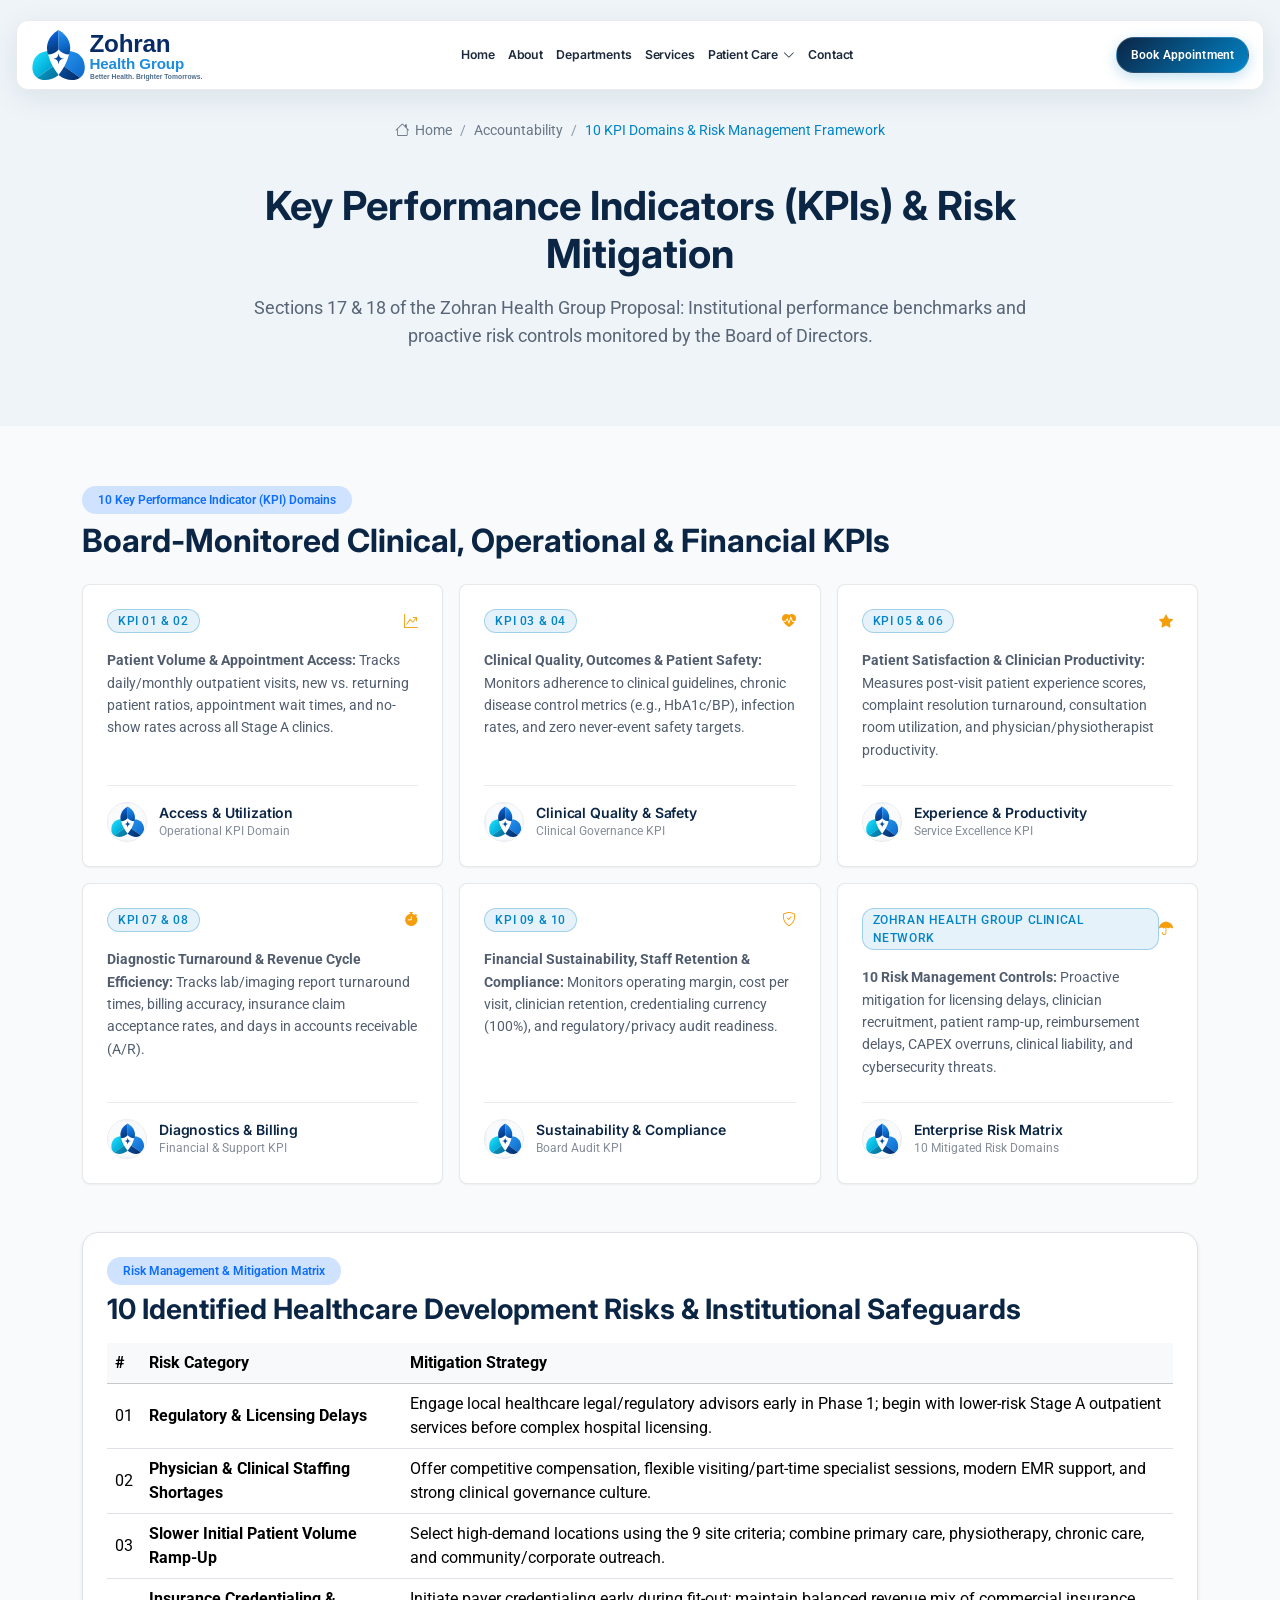
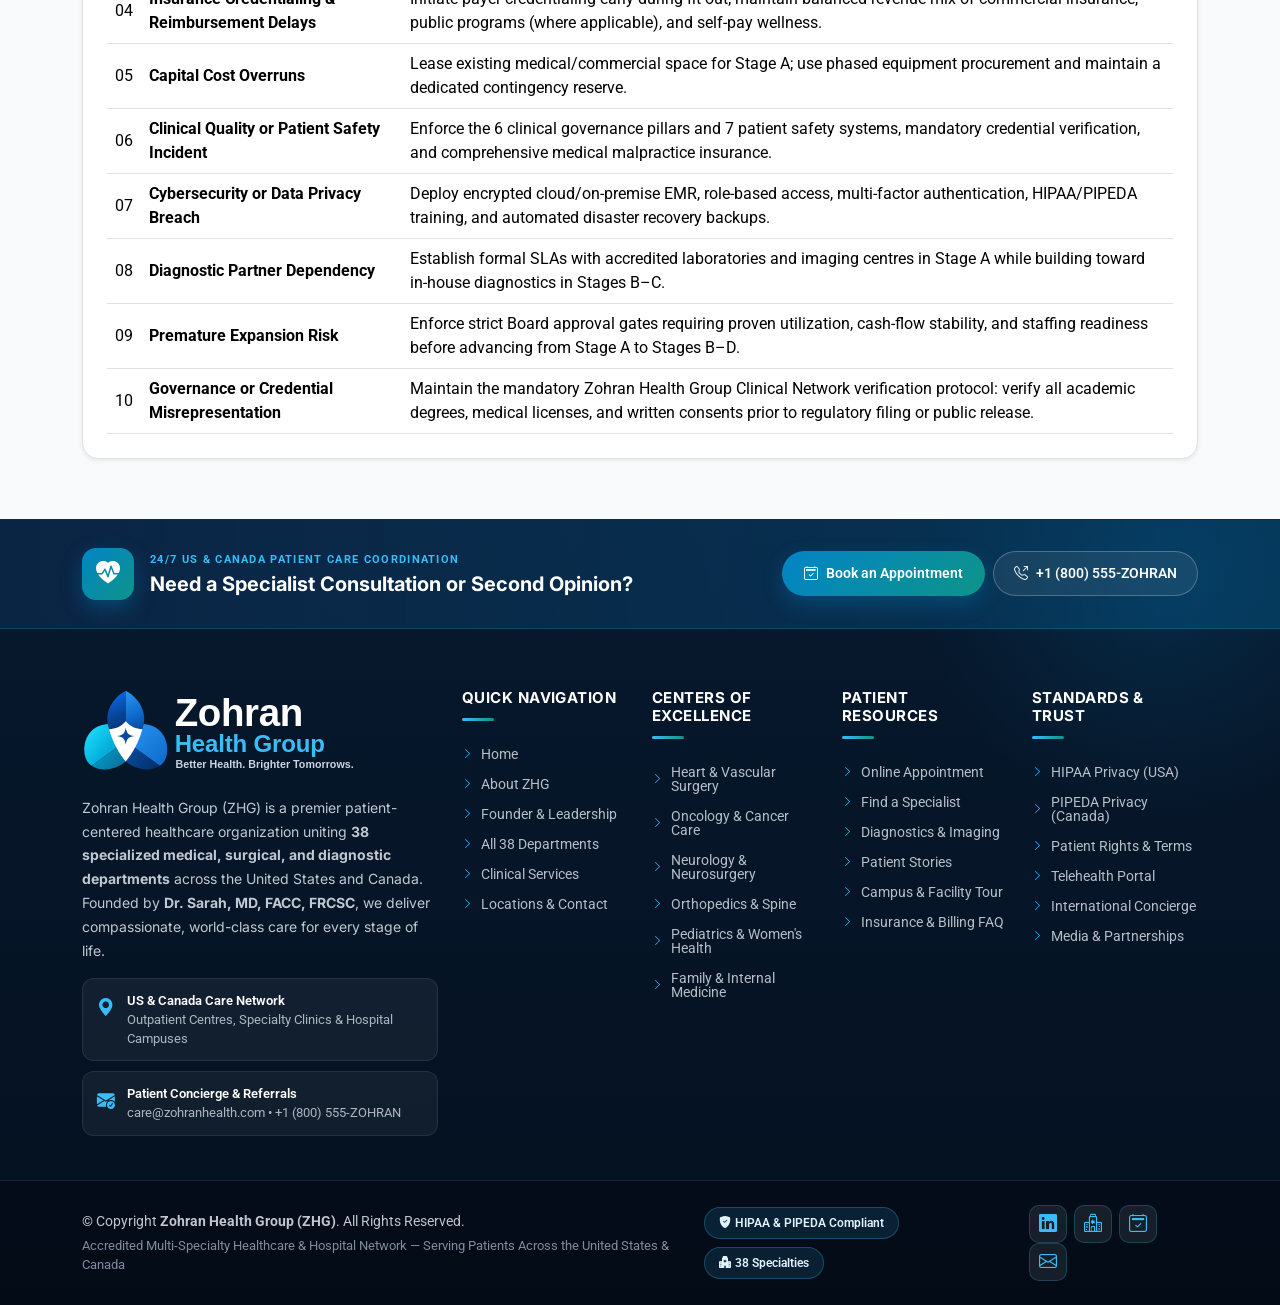
<file: testimonials.html>
﻿<!DOCTYPE html>
<html lang="en">

<head>
  <meta charset="utf-8">
  <meta content="width=device-width, initial-scale=1.0" name="viewport">
  <title>10 KPI Domains & Risk Mitigation Matrix | Zohran Health Group (USA &amp; Canada)</title>
  <meta name="description" content="Board-monitored Key Performance Indicators and 10 Enterprise Risk Mitigation controls.">
  <meta name="keywords" content="Zohran Health Group, Medical Centre, Multi-Specialty Hospital Network, Healthcare Development, USA, Canada, Family Medicine, Internal Medicine, Clinical Governance">

  <!-- Favicons -->
  <link href="assets/img/logo-emblem.svg?v=8" rel="icon" type="image/svg+xml">
  <link href="assets/img/apple-touch-icon.png" rel="apple-touch-icon">

  <!-- Fonts -->
  <link href="https://fonts.googleapis.com" rel="preconnect">
  <link href="https://fonts.gstatic.com" rel="preconnect" crossorigin>
  <link href="https://fonts.googleapis.com/css2?family=Roboto:ital,wght@0,100;0,300;0,400;0,500;0,700;0,900;1,100;1,300;1,400;1,500;1,700;1,900&family=Inter:wght@100;200;300;400;500;600;700;800;900&display=swap" rel="stylesheet">

  <!-- Vendor CSS Files -->
  <link href="vendors/bootstrap/css/bootstrap.min.css" rel="stylesheet">
  <link href="vendors/bootstrap-icons/bootstrap-icons.css" rel="stylesheet">
  <link href="vendors/aos/aos.css" rel="stylesheet">
  <link href="vendors/swiper/swiper-bundle.min.css" rel="stylesheet">
  <link href="vendors/glightbox/css/glightbox.min.css" rel="stylesheet">
  <link href="vendors/fontawesome-free/css/all.min.css" rel="stylesheet">

  <!-- Main CSS File -->
  <link href="assets/css/main.css?v=8" rel="stylesheet">
</head>

<body class="testimonials-page">

      <header id="header" class="header d-flex align-items-center fixed-top">
    <div class="header-container container-fluid container-xl position-relative d-flex align-items-center justify-content-between">

      <a href="index.html" class="logo d-flex align-items-center me-auto me-xl-0">
        <img src="assets/img/logo-dark.svg?v=7" alt="Zohran Health Group Logo">
      </a>

      <nav id="navmenu" class="navmenu">
        <ul>
          <li><a href="index.html">Home</a></li>
          <li><a href="about.html">About</a></li>
          <li><a href="departments.html">Departments</a></li>
          <li><a href="services.html">Services</a></li>
          <li class="dropdown"><a href="#"><span>Patient Care</span> <i class="bi bi-chevron-down toggle-dropdown"></i></a>
            <ul>
              <li><a href="appointment.html">Book an Appointment</a></li>
              <li><a href="index.html#find-a-doctor">Find a Specialist</a></li>
              <li><a href="department-details.html">Centers of Excellence</a></li>
              <li><a href="service-details.html">Diagnostic &amp; Surgical Care</a></li>
              <li><a href="testimonials.html">Patient Stories &amp; Outcomes</a></li>
              <li><a href="gallery.html">Facilities &amp; Campus Tour</a></li>
              <li><a href="faq.html">Patient &amp; Insurance FAQ</a></li>
            </ul>
          </li>
          <li><a href="contact.html">Contact</a></li>
        </ul>
        <i class="mobile-nav-toggle d-xl-none bi bi-list"></i>
      </nav>

      <a class="btn-getstarted" href="appointment.html">Book Appointment</a>

    </div>
  </header>

  <main class="main">

    <!-- Page Title -->
    <div class="page-title light-background">
      <div class="breadcrumbs">
        <nav aria-label="breadcrumb">
          <ol class="breadcrumb">
            <li class="breadcrumb-item"><a href="index.html"><i class="bi bi-house"></i> Home</a></li>
            <li class="breadcrumb-item"><a href="testimonials.html">Accountability</a></li>
            <li class="breadcrumb-item active current">10 KPI Domains &amp; Risk Management Framework</li>
          </ol>
        </nav>
      </div>

      <div class="title-wrapper">
        <h1>Key Performance Indicators (KPIs) &amp; Risk Mitigation</h1>
        <p>Sections 17 &amp; 18 of the Zohran Health Group Proposal: Institutional performance benchmarks and proactive risk controls monitored by the Board of Directors.</p>
      </div>
    </div><!-- End Page Title -->

    <!-- Testimonials / KPI Scorecard Section -->
    <section id="testimonials" class="testimonials section">

      <div class="container" data-aos="fade-up" data-aos-delay="100">

        <div class="mb-4">
          <span class="badge bg-primary-subtle text-primary px-3 py-2 rounded-pill fw-semibold">10 Key Performance Indicator (KPI) Domains</span>
          <h2 class="mt-2 fw-bold">Board-Monitored Clinical, Operational &amp; Financial KPIs</h2>
        </div>

        <div class="row g-3">

          <div class="col-lg-4 col-md-6" data-aos="fade-up" data-aos-delay="100">
            <article class="review-card h-100">
              <div class="review-card-header">
                <span class="review-badge">KPI 01 &amp; 02</span>
                <div class="review-rating"><i class="bi bi-graph-up-arrow"></i></div>
              </div>
              <div class="review-card-content">
                <p class="review-text"><strong>Patient Volume &amp; Appointment Access:</strong> Tracks daily/monthly outpatient visits, new vs. returning patient ratios, appointment wait times, and no-show rates across all Stage A clinics.</p>
              </div>
              <div class="review-card-footer">
                <img src="assets/img/logo-emblem.svg?v=8" class="review-avatar" alt="KPI">
                <div class="review-author">
                  <h3 class="review-name">Access &amp; Utilization</h3>
                  <span class="review-role">Operational KPI Domain</span>
                </div>
              </div>
            </article>
          </div>

          <div class="col-lg-4 col-md-6" data-aos="fade-up" data-aos-delay="150">
            <article class="review-card h-100">
              <div class="review-card-header">
                <span class="review-badge">KPI 03 &amp; 04</span>
                <div class="review-rating"><i class="bi bi-heart-pulse-fill"></i></div>
              </div>
              <div class="review-card-content">
                <p class="review-text"><strong>Clinical Quality, Outcomes &amp; Patient Safety:</strong> Monitors adherence to clinical guidelines, chronic disease control metrics (e.g., HbA1c/BP), infection rates, and zero never-event safety targets.</p>
              </div>
              <div class="review-card-footer">
                <img src="assets/img/logo-emblem.svg?v=8" class="review-avatar" alt="KPI">
                <div class="review-author">
                  <h3 class="review-name">Clinical Quality &amp; Safety</h3>
                  <span class="review-role">Clinical Governance KPI</span>
                </div>
              </div>
            </article>
          </div>

          <div class="col-lg-4 col-md-6" data-aos="fade-up" data-aos-delay="200">
            <article class="review-card h-100">
              <div class="review-card-header">
                <span class="review-badge">KPI 05 &amp; 06</span>
                <div class="review-rating"><i class="bi bi-star-fill"></i></div>
              </div>
              <div class="review-card-content">
                <p class="review-text"><strong>Patient Satisfaction &amp; Clinician Productivity:</strong> Measures post-visit patient experience scores, complaint resolution turnaround, consultation room utilization, and physician/physiotherapist productivity.</p>
              </div>
              <div class="review-card-footer">
                <img src="assets/img/logo-emblem.svg?v=8" class="review-avatar" alt="KPI">
                <div class="review-author">
                  <h3 class="review-name">Experience &amp; Productivity</h3>
                  <span class="review-role">Service Excellence KPI</span>
                </div>
              </div>
            </article>
          </div>

          <div class="col-lg-4 col-md-6" data-aos="fade-up" data-aos-delay="100">
            <article class="review-card h-100">
              <div class="review-card-header">
                <span class="review-badge">KPI 07 &amp; 08</span>
                <div class="review-rating"><i class="bi bi-stopwatch-fill"></i></div>
              </div>
              <div class="review-card-content">
                <p class="review-text"><strong>Diagnostic Turnaround &amp; Revenue Cycle Efficiency:</strong> Tracks lab/imaging report turnaround times, billing accuracy, insurance claim acceptance rates, and days in accounts receivable (A/R).</p>
              </div>
              <div class="review-card-footer">
                <img src="assets/img/logo-emblem.svg?v=8" class="review-avatar" alt="KPI">
                <div class="review-author">
                  <h3 class="review-name">Diagnostics &amp; Billing</h3>
                  <span class="review-role">Financial &amp; Support KPI</span>
                </div>
              </div>
            </article>
          </div>

          <div class="col-lg-4 col-md-6" data-aos="fade-up" data-aos-delay="150">
            <article class="review-card h-100">
              <div class="review-card-header">
                <span class="review-badge">KPI 09 &amp; 10</span>
                <div class="review-rating"><i class="bi bi-shield-check"></i></div>
              </div>
              <div class="review-card-content">
                <p class="review-text"><strong>Financial Sustainability, Staff Retention &amp; Compliance:</strong> Monitors operating margin, cost per visit, clinician retention, credentialing currency (100%), and regulatory/privacy audit readiness.</p>
              </div>
              <div class="review-card-footer">
                <img src="assets/img/logo-emblem.svg?v=8" class="review-avatar" alt="KPI">
                <div class="review-author">
                  <h3 class="review-name">Sustainability &amp; Compliance</h3>
                  <span class="review-role">Board Audit KPI</span>
                </div>
              </div>
            </article>
          </div>

          <div class="col-lg-4 col-md-6" data-aos="fade-up" data-aos-delay="200">
            <article class="review-card h-100">
              <div class="review-card-header">
                <span class="review-badge">Zohran Health Group Clinical Network</span>
                <div class="review-rating"><i class="bi bi-umbrella-fill"></i></div>
              </div>
              <div class="review-card-content">
                <p class="review-text"><strong>10 Risk Management Controls:</strong> Proactive mitigation for licensing delays, clinician recruitment, patient ramp-up, reimbursement delays, CAPEX overruns, clinical liability, and cybersecurity threats.</p>
              </div>
              <div class="review-card-footer">
                <img src="assets/img/logo-emblem.svg?v=8" class="review-avatar" alt="Risk Matrix">
                <div class="review-author">
                  <h3 class="review-name">Enterprise Risk Matrix</h3>
                  <span class="review-role">10 Mitigated Risk Domains</span>
                </div>
              </div>
            </article>
          </div>

        </div>

        <!-- Zohran Health Group Clinical Network Table: 10 Key Risks & Mitigation Strategies -->
        <div class="mt-5 p-4 bg-white rounded-4 border shadow-sm" data-aos="fade-up" data-aos-delay="250">
          <span class="badge bg-primary-subtle text-primary px-3 py-2 rounded-pill fw-semibold">Risk Management &amp; Mitigation Matrix</span>
          <h3 class="mt-2 mb-3 fw-bold">10 Identified Healthcare Development Risks &amp; Institutional Safeguards</h3>
          <div class="table-responsive">
            <table class="table table-hover align-middle mb-0">
              <thead class="table-light">
                <tr>
                  <th>#</th>
                  <th>Risk Category</th>
                  <th>Mitigation Strategy</th>
                </tr>
              </thead>
              <tbody>
                <tr><td>01</td><td><strong>Regulatory &amp; Licensing Delays</strong></td><td>Engage local healthcare legal/regulatory advisors early in Phase 1; begin with lower-risk Stage A outpatient services before complex hospital licensing.</td></tr>
                <tr><td>02</td><td><strong>Physician &amp; Clinical Staffing Shortages</strong></td><td>Offer competitive compensation, flexible visiting/part-time specialist sessions, modern EMR support, and strong clinical governance culture.</td></tr>
                <tr><td>03</td><td><strong>Slower Initial Patient Volume Ramp-Up</strong></td><td>Select high-demand locations using the 9 site criteria; combine primary care, physiotherapy, chronic care, and community/corporate outreach.</td></tr>
                <tr><td>04</td><td><strong>Insurance Credentialing &amp; Reimbursement Delays</strong></td><td>Initiate payer credentialing early during fit-out; maintain balanced revenue mix of commercial insurance, public programs (where applicable), and self-pay wellness.</td></tr>
                <tr><td>05</td><td><strong>Capital Cost Overruns</strong></td><td>Lease existing medical/commercial space for Stage A; use phased equipment procurement and maintain a dedicated contingency reserve.</td></tr>
                <tr><td>06</td><td><strong>Clinical Quality or Patient Safety Incident</strong></td><td>Enforce the 6 clinical governance pillars and 7 patient safety systems, mandatory credential verification, and comprehensive medical malpractice insurance.</td></tr>
                <tr><td>07</td><td><strong>Cybersecurity or Data Privacy Breach</strong></td><td>Deploy encrypted cloud/on-premise EMR, role-based access, multi-factor authentication, HIPAA/PIPEDA training, and automated disaster recovery backups.</td></tr>
                <tr><td>08</td><td><strong>Diagnostic Partner Dependency</strong></td><td>Establish formal SLAs with accredited laboratories and imaging centres in Stage A while building toward in-house diagnostics in Stages B–C.</td></tr>
                <tr><td>09</td><td><strong>Premature Expansion Risk</strong></td><td>Enforce strict Board approval gates requiring proven utilization, cash-flow stability, and staffing readiness before advancing from Stage A to Stages B–D.</td></tr>
                <tr><td>10</td><td><strong>Governance or Credential Misrepresentation</strong></td><td>Maintain the mandatory Zohran Health Group Clinical Network verification protocol: verify all academic degrees, medical licenses, and written consents prior to regulatory filing or public release.</td></tr>
              </tbody>
            </table>
          </div>
        </div>

      </div>

    </section><!-- /Testimonials Section -->

  </main>

      <footer id="footer" class="footer dark-background zhg-luxury-footer">

    <!-- Top Executive Patient Care & Cross-Border Ribbon -->
    <div class="zhg-footer-ribbon">
      <div class="container">
        <div class="row align-items-center gy-3">
          <div class="col-lg-7">
            <div class="d-flex align-items-center gap-3">
              <div class="ribbon-icon">
                <i class="bi bi-heart-pulse-fill"></i>
              </div>
              <div>
                <span class="ribbon-eyebrow">24/7 US &amp; CANADA PATIENT CARE COORDINATION</span>
                <h3 class="ribbon-title mb-0">Need a Specialist Consultation or Second Opinion?</h3>
              </div>
            </div>
          </div>
          <div class="col-lg-5 text-lg-end">
            <div class="d-flex flex-wrap gap-2 justify-content-lg-end">
              <a href="appointment.html" class="zhg-footer-btn-primary">
                <i class="bi bi-calendar2-check me-2"></i>Book an Appointment
              </a>
              <a href="contact.html" class="zhg-footer-btn-outline">
                <i class="bi bi-telephone-outbound me-2"></i>+1 (800) 555-ZOHRAN
              </a>
            </div>
          </div>
        </div>
      </div>
    </div>

    <div class="footer-top">
      <div class="container">
        <div class="row gy-4">
          <div class="col-lg-4 col-md-12 footer-about">
            <a href="index.html" class="logo d-flex align-items-center">
              <img src="assets/img/logo-white.svg?v=7" alt="Zohran Health Group">
            </a>
            <p class="mt-3 mb-3" style="color: rgba(226, 232, 240, 0.85); line-height: 1.7;">
              Zohran Health Group (ZHG) is a premier patient-centered healthcare organization uniting <strong>38 specialized medical, surgical, and diagnostic departments</strong> across the United States and Canada. Founded by <strong>Dr. Sarah, MD, FACC, FRCSC</strong>, we deliver compassionate, world-class care for every stage of life.
            </p>
            <div class="zhg-footer-contact-cards">
              <div class="contact-pill">
                <i class="bi bi-geo-alt-fill"></i>
                <div>
                  <strong>US &amp; Canada Care Network</strong>
                  <span>Outpatient Centres, Specialty Clinics &amp; Hospital Campuses</span>
                </div>
              </div>
              <div class="contact-pill">
                <i class="bi bi-envelope-check-fill"></i>
                <div>
                  <strong>Patient Concierge &amp; Referrals</strong>
                  <span>care@zohranhealth.com • +1 (800) 555-ZOHRAN</span>
                </div>
              </div>
            </div>
          </div>

          <div class="col-lg-2 col-6 footer-links">
            <h4>Quick Navigation</h4>
            <ul>
              <li><i class="bi bi-chevron-right"></i> <a href="index.html">Home</a></li>
              <li><i class="bi bi-chevron-right"></i> <a href="about.html">About ZHG</a></li>
              <li><i class="bi bi-chevron-right"></i> <a href="about.html#doctors">Founder &amp; Leadership</a></li>
              <li><i class="bi bi-chevron-right"></i> <a href="departments.html">All 38 Departments</a></li>
              <li><i class="bi bi-chevron-right"></i> <a href="services.html">Clinical Services</a></li>
              <li><i class="bi bi-chevron-right"></i> <a href="contact.html">Locations &amp; Contact</a></li>
            </ul>
          </div>

          <div class="col-lg-2 col-6 footer-links">
            <h4>Centers of Excellence</h4>
            <ul>
              <li><i class="bi bi-chevron-right"></i> <a href="department-details.html">Heart &amp; Vascular Surgery</a></li>
              <li><i class="bi bi-chevron-right"></i> <a href="department-details.html">Oncology &amp; Cancer Care</a></li>
              <li><i class="bi bi-chevron-right"></i> <a href="department-details.html">Neurology &amp; Neurosurgery</a></li>
              <li><i class="bi bi-chevron-right"></i> <a href="department-details.html">Orthopedics &amp; Spine</a></li>
              <li><i class="bi bi-chevron-right"></i> <a href="department-details.html">Pediatrics &amp; Women's Health</a></li>
              <li><i class="bi bi-chevron-right"></i> <a href="department-details.html">Family &amp; Internal Medicine</a></li>
            </ul>
          </div>

          <div class="col-lg-2 col-6 footer-links">
            <h4>Patient Resources</h4>
            <ul>
              <li><i class="bi bi-chevron-right"></i> <a href="appointment.html">Online Appointment</a></li>
              <li><i class="bi bi-chevron-right"></i> <a href="index.html#find-a-doctor">Find a Specialist</a></li>
              <li><i class="bi bi-chevron-right"></i> <a href="service-details.html">Diagnostics &amp; Imaging</a></li>
              <li><i class="bi bi-chevron-right"></i> <a href="testimonials.html">Patient Stories</a></li>
              <li><i class="bi bi-chevron-right"></i> <a href="gallery.html">Campus &amp; Facility Tour</a></li>
              <li><i class="bi bi-chevron-right"></i> <a href="faq.html">Insurance &amp; Billing FAQ</a></li>
            </ul>
          </div>

          <div class="col-lg-2 col-6 footer-links">
            <h4>Standards &amp; Trust</h4>
            <ul>
              <li><i class="bi bi-chevron-right"></i> <a href="privacy.html">HIPAA Privacy (USA)</a></li>
              <li><i class="bi bi-chevron-right"></i> <a href="privacy.html">PIPEDA Privacy (Canada)</a></li>
              <li><i class="bi bi-chevron-right"></i> <a href="terms.html">Patient Rights &amp; Terms</a></li>
              <li><i class="bi bi-chevron-right"></i> <a href="appointment.html">Telehealth Portal</a></li>
              <li><i class="bi bi-chevron-right"></i> <a href="contact.html">International Concierge</a></li>
              <li><i class="bi bi-chevron-right"></i> <a href="contact.html">Media &amp; Partnerships</a></li>
            </ul>
          </div>

        </div>
      </div>
    </div>

    <div class="copyright">
      <div class="container d-flex flex-column flex-lg-row justify-content-center justify-content-lg-between align-items-center gap-3">

        <div class="d-flex flex-column align-items-center align-items-lg-start">
          <div>
            &copy; Copyright <strong><span>Zohran Health Group (ZHG)</span></strong>. All Rights Reserved.
          </div>
          <div class="credits">
            Accredited Multi-Specialty Healthcare &amp; Hospital Network — Serving Patients Across the United States &amp; Canada
          </div>
        </div>

        <div class="zhg-footer-badges d-flex flex-wrap align-items-center gap-2">
          <span class="trust-pill"><i class="bi bi-shield-fill-check me-1"></i> HIPAA &amp; PIPEDA Compliant</span>
          <span class="trust-pill"><i class="bi bi-hospital-fill me-1"></i> 38 Specialties</span>
        </div>

        <div class="social-links order-first order-lg-last mb-2 mb-lg-0">
          <a href="contact.html" aria-label="LinkedIn"><i class="bi bi-linkedin"></i></a>
          <a href="contact.html" aria-label="Hospital Network"><i class="bi bi-hospital"></i></a>
          <a href="appointment.html" aria-label="Schedule Appointment"><i class="bi bi-calendar2-check"></i></a>
          <a href="contact.html" aria-label="Email Patient Care"><i class="bi bi-envelope"></i></a>
        </div>

      </div>
    </div>

  </footer>

  <!-- Scroll Top -->
  <a href="#" id="scroll-top" class="scroll-top d-flex align-items-center justify-content-center"><i class="bi bi-arrow-up-short"></i></a>

  <!-- Vendor JS Files -->
  <script src="vendors/bootstrap/js/bootstrap.bundle.min.js"></script>
  <script src="vendors/php-email-form/validate.js"></script>
  <script src="vendors/aos/aos.js"></script>
  <script src="vendors/swiper/swiper-bundle.min.js"></script>
  <script src="vendors/glightbox/js/glightbox.min.js"></script>
  <script src="vendors/purecounter/purecounter_vanilla.js"></script>
  <script src="vendors/imagesloaded/imagesloaded.pkgd.min.js"></script>
  <script src="vendors/isotope-layout/isotope.pkgd.min.js"></script>

  <!-- Main JS File -->
  <script src="assets/js/main.js?v=8"></script>

</body>

</html>
</file>
<file: assets/css/main.css>
/**
* Template Name: MediCare
* Template URL: https://bootstrapmade.com/medicare-bootstrap-template/
* Updated: Apr 28 2026 with Bootstrap v5.3.8
* Author: BootstrapMade.com
* License: https://bootstrapmade.com/license/
*/

/*--------------------------------------------------------------
# Font & Color Variables
# Help: https://bootstrapmade.com/color-system/
--------------------------------------------------------------*/
/* Fonts */
:root {
  --default-font: "Roboto",  system-ui, -apple-system, "Segoe UI", Roboto, "Helvetica Neue", Arial, "Noto Sans", "Liberation Sans", sans-serif, "Apple Color Emoji", "Segoe UI Emoji", "Segoe UI Symbol", "Noto Color Emoji";
  --heading-font: "Inter",  sans-serif;
  --nav-font: "Inter",  sans-serif;
}

/* Global Colors - International Healthcare Standard Palette (JCI / North American Clinical Standard) */
:root { 
  --background-color: #f8fafc; /* Crisp clinical alabaster background */
  --default-color: #334155; /* High-contrast clinical slate for optimal readability */
  --heading-color: #0b2545; /* Deep Imperial Clinical Navy for authoritative headings */
  --accent-color: #0284c7; /* International Medical Cerulean accent */
  --accent-teal: #0d9488; /* Secondary Clinical Teal accent */
  --surface-color: #ffffff; /* Pure white elevated card surface */
  --contrast-color: #ffffff; /* High-contrast text on primary/accent surfaces */
}

/* Nav Menu Colors - The following color variables are used specifically for the navigation menu. They are separate from the global colors to allow for more customization options */
:root {
  --nav-color: #1e293b;  /* Authoritative dark slate for main navmenu links */
  --nav-hover-color: #0284c7; /* Medical Cerulean hover/active state */
  --nav-mobile-background-color: #ffffff; /* Used as the background color for mobile navigation menu */
  --nav-dropdown-background-color: #ffffff; /* Used as the background color for dropdown items that appear when hovering over primary navigation items */
  --nav-dropdown-color: #1e293b; /* Used for navigation links of the dropdown items in the navigation menu. */
  --nav-dropdown-hover-color: #0284c7; /* Similar to --nav-hover-color, this color is applied to dropdown navigation links when they are hovered over. */
}

/* Color Presets - These classes override global colors when applied to any section or element, providing reuse of the sam color scheme. */

.light-background {
  --background-color: #eef4f8;
  --surface-color: #ffffff;
}

.dark-background {
  --background-color: #0b2545;
  --default-color: #e2e8f0;
  --heading-color: #ffffff;
  --surface-color: #13315c;
  --contrast-color: #ffffff;
}

/* Smooth scroll */
:root {
  scroll-behavior: smooth;
}

/*--------------------------------------------------------------
# General Styling & Shared Classes
--------------------------------------------------------------*/
body {
  color: var(--default-color);
  background-color: var(--background-color);
  font-family: var(--default-font);
}

a {
  color: var(--accent-color);
  text-decoration: none;
  transition: 0.3s;
}

a:hover {
  color: color-mix(in srgb, var(--accent-color), transparent 25%);
  text-decoration: none;
}

h1,
h2,
h3,
h4,
h5,
h6 {
  color: var(--heading-color);
  font-family: var(--heading-font);
}

/* PHP Email Form Messages
------------------------------*/
.php-email-form .error-message {
  display: none;
  background: #df1529;
  color: #ffffff;
  text-align: left;
  padding: 15px;
  margin-bottom: 24px;
  font-weight: 600;
}

.php-email-form .sent-message {
  display: none;
  color: #ffffff;
  background: #059652;
  text-align: center;
  padding: 15px;
  margin-bottom: 24px;
  font-weight: 600;
}

.php-email-form .loading {
  display: none;
  background: var(--surface-color);
  text-align: center;
  padding: 15px;
  margin-bottom: 24px;
}

.php-email-form .loading:before {
  content: "";
  display: inline-block;
  border-radius: 50%;
  width: 24px;
  height: 24px;
  margin: 0 10px -6px 0;
  border: 3px solid var(--accent-color);
  border-top-color: var(--surface-color);
  animation: php-email-form-loading 1s linear infinite;
}

@keyframes php-email-form-loading {
  0% {
    transform: rotate(0deg);
  }

  100% {
    transform: rotate(360deg);
  }
}

/*--------------------------------------------------------------
# Global Header
--------------------------------------------------------------*/
.header {
  --background-color: rgba(255, 255, 255, 0);
  color: var(--default-color);
  background-color: var(--background-color);
  padding: 20px 0;
  transition: all 0.5s;
  z-index: 997;
}

.header .header-container {
  background: var(--surface-color);
  border-radius: 6px;
  padding: 5px 25px;
  box-shadow: 0px 2px 15px rgba(0, 0, 0, 0.1);
}

.header .logo {
  line-height: 1;
}

.header .logo i {
  font-size: 22px;
  margin-right: 8px;
}

.header .logo img {
  max-height: 36px;
  margin-right: 8px;
}

.header .logo h1 {
  font-size: 22px;
  margin: 0;
  font-weight: 500;
  color: var(--heading-color);
}

.header .btn-getstarted,
.header .btn-getstarted:focus {
  color: var(--contrast-color);
  background: var(--accent-color);
  font-size: 14px;
  padding: 8px 20px;
  margin: 0 0 0 30px;
  border-radius: 6px;
  transition: 0.3s;
}

.header .btn-getstarted:hover,
.header .btn-getstarted:focus:hover {
  color: var(--contrast-color);
  background: color-mix(in srgb, var(--accent-color), transparent 15%);
}

@media (max-width: 1200px) {
  .header {
    padding-top: 10px;
  }

  .header .header-container {
    margin-left: 10px;
    margin-right: 10px;
    padding: 10px 5px 10px 15px;
  }

  .header .logo {
    order: 1;
  }

  .header .btn-getstarted {
    order: 2;
    margin: 0 10px 0 0;
    padding: 6px 15px;
  }

  .header .navmenu {
    order: 3;
  }
}

/*--------------------------------------------------------------
# Navigation Menu
--------------------------------------------------------------*/
/* Navmenu - Desktop */
@media (min-width: 1200px) {
  .navmenu {
    padding: 0;
  }

  .navmenu ul {
    margin: 0;
    padding: 0;
    display: flex;
    list-style: none;
    align-items: center;
  }

  .navmenu li {
    position: relative;
  }

  .navmenu a,
  .navmenu a:focus {
    color: var(--nav-color);
    padding: 18px 15px;
    font-size: 14px;
    font-family: var(--nav-font);
    font-weight: 500;
    display: flex;
    align-items: center;
    justify-content: space-between;
    white-space: nowrap;
    transition: 0.3s;
  }

  .navmenu a i,
  .navmenu a:focus i {
    font-size: 12px;
    line-height: 0;
    margin-left: 5px;
    transition: 0.3s;
  }

  .navmenu li:last-child a {
    padding-right: 0;
  }

  .navmenu li:hover>a,
  .navmenu .active,
  .navmenu .active:focus {
    color: var(--nav-hover-color);
  }

  .navmenu .dropdown ul {
    margin: 0;
    padding: 10px 0;
    background: var(--nav-dropdown-background-color);
    display: block;
    position: absolute;
    visibility: hidden;
    left: 14px;
    top: 130%;
    opacity: 0;
    transition: 0.3s;
    border-radius: 4px;
    z-index: 99;
    box-shadow: 0px 0px 30px rgba(0, 0, 0, 0.1);
  }

  .navmenu .dropdown ul li {
    min-width: 200px;
  }

  .navmenu .dropdown ul a {
    padding: 10px 20px;
    font-size: 15px;
    text-transform: none;
    color: var(--nav-dropdown-color);
  }

  .navmenu .dropdown ul a i {
    font-size: 12px;
  }

  .navmenu .dropdown ul a:hover,
  .navmenu .dropdown ul .active:hover,
  .navmenu .dropdown ul li:hover>a {
    color: var(--nav-dropdown-hover-color);
  }

  .navmenu .dropdown:hover>ul {
    opacity: 1;
    top: 100%;
    visibility: visible;
  }

  .navmenu .dropdown .dropdown ul {
    top: 0;
    left: -90%;
    visibility: hidden;
  }

  .navmenu .dropdown .dropdown:hover>ul {
    opacity: 1;
    top: 0;
    left: -100%;
    visibility: visible;
  }
}

/* Navmenu - Mobile */
@media (max-width: 1199px) {
  .mobile-nav-toggle {
    color: var(--nav-color);
    font-size: 28px;
    line-height: 0;
    margin-right: 10px;
    cursor: pointer;
    transition: color 0.3s;
  }

  .navmenu {
    padding: 0;
    z-index: 9997;
  }

  .navmenu ul {
    display: none;
    list-style: none;
    position: absolute;
    inset: 60px 20px 20px 20px;
    padding: 10px 0;
    margin: 0;
    border-radius: 6px;
    background-color: var(--nav-mobile-background-color);
    overflow-y: auto;
    transition: 0.3s;
    z-index: 9998;
    box-shadow: 0px 0px 30px rgba(0, 0, 0, 0.1);
  }

  .navmenu a,
  .navmenu a:focus {
    color: var(--nav-dropdown-color);
    padding: 10px 20px;
    font-family: var(--nav-font);
    font-size: 17px;
    font-weight: 500;
    display: flex;
    align-items: center;
    justify-content: space-between;
    white-space: nowrap;
    transition: 0.3s;
  }

  .navmenu a i,
  .navmenu a:focus i {
    font-size: 12px;
    line-height: 0;
    margin-left: 5px;
    width: 30px;
    height: 30px;
    display: flex;
    align-items: center;
    justify-content: center;
    border-radius: 50%;
    transition: 0.3s;
    background-color: color-mix(in srgb, var(--accent-color), transparent 90%);
  }

  .navmenu a i:hover,
  .navmenu a:focus i:hover {
    background-color: var(--accent-color);
    color: var(--contrast-color);
  }

  .navmenu a:hover,
  .navmenu .active,
  .navmenu .active:focus {
    color: var(--nav-dropdown-hover-color);
  }

  .navmenu .active i,
  .navmenu .active:focus i {
    background-color: var(--accent-color);
    color: var(--contrast-color);
    transform: rotate(180deg);
  }

  .navmenu .dropdown ul {
    position: static;
    display: none;
    z-index: 99;
    padding: 10px 0;
    margin: 10px 20px;
    background-color: var(--nav-dropdown-background-color);
    border: 1px solid color-mix(in srgb, var(--default-color), transparent 90%);
    box-shadow: none;
    transition: all 0.5s ease-in-out;
  }

  .navmenu .dropdown ul ul {
    background-color: rgba(33, 37, 41, 0.1);
  }

  .navmenu .dropdown>.dropdown-active {
    display: block;
    background-color: rgba(33, 37, 41, 0.03);
  }

  .mobile-nav-active {
    overflow: hidden;
  }

  .mobile-nav-active .mobile-nav-toggle {
    color: #fff;
    position: absolute;
    font-size: 32px;
    top: 15px;
    right: 15px;
    margin-right: 0;
    z-index: 9999;
  }

  .mobile-nav-active .navmenu {
    position: fixed;
    overflow: hidden;
    inset: 0;
    background: rgba(33, 37, 41, 0.8);
    transition: 0.3s;
  }

  .mobile-nav-active .navmenu>ul {
    display: block;
  }
}

/*--------------------------------------------------------------
# Global Footer
--------------------------------------------------------------*/
.footer {
  color: var(--default-color);
  background-color: var(--background-color);
  font-size: 14px;
  position: relative;
}

.footer .footer-top {
  background-color: color-mix(in srgb, var(--background-color), white 5%);
  padding-top: 50px;
}

.footer .footer-about .logo {
  line-height: 1;
  margin-bottom: 25px;
}

.footer .footer-about .logo img {
  max-height: 40px;
  margin-right: 6px;
}

.footer .footer-about .logo span {
  color: var(--heading-color);
  font-family: var(--heading-font);
  font-size: 26px;
  font-weight: 700;
  letter-spacing: 1px;
}

.footer .footer-about p {
  font-size: 14px;
  font-family: var(--heading-font);
}

.footer h4 {
  font-size: 16px;
  font-weight: 600;
  position: relative;
  padding-bottom: 12px;
  margin-bottom: 15px;
}

.footer h4::after {
  content: "";
  position: absolute;
  display: block;
  width: 20px;
  height: 2px;
  background: var(--accent-color);
  bottom: 0;
  left: 0;
}

.footer .footer-links {
  margin-bottom: 30px;
}

.footer .footer-links ul {
  list-style: none;
  padding: 0;
  margin: 0;
}

.footer .footer-links ul i {
  padding-right: 2px;
  font-size: 12px;
  line-height: 0;
}

.footer .footer-links ul li {
  padding: 10px 0;
  display: flex;
  align-items: center;
}

.footer .footer-links ul li:first-child {
  padding-top: 0;
}

.footer .footer-links ul a {
  color: color-mix(in srgb, var(--default-color), transparent 30%);
  display: inline-block;
  line-height: 1;
}

.footer .footer-links ul a:hover {
  color: var(--accent-color);
}

.footer .footer-contact p {
  margin-bottom: 5px;
}

.footer .copyright {
  padding: 30px 0;
}

.footer .copyright p {
  margin-bottom: 0;
}

.footer .credits {
  margin-top: 5px;
  font-size: 13px;
}

.footer .social-links a {
  font-size: 18px;
  display: inline-block;
  background: color-mix(in srgb, var(--default-color), transparent 92%);
  color: var(--accent-color);
  line-height: 1;
  padding: 8px 0;
  margin-right: 4px;
  border-radius: 4px;
  text-align: center;
  width: 36px;
  height: 36px;
  transition: 0.3s;
}

.footer .social-links a:hover {
  color: var(--contrast-color);
  background: var(--accent-color);
  text-decoration: none;
}

/*--------------------------------------------------------------
# Scroll Top Button
--------------------------------------------------------------*/
.scroll-top {
  position: fixed;
  visibility: hidden;
  opacity: 0;
  right: 15px;
  bottom: 15px;
  z-index: 99999;
  background-color: var(--accent-color);
  width: 40px;
  height: 40px;
  border-radius: 6px;
  transition: all 0.4s;
}

.scroll-top i {
  font-size: 24px;
  color: var(--contrast-color);
  line-height: 0;
}

.scroll-top:hover {
  background-color: color-mix(in srgb, var(--accent-color), transparent 20%);
  color: var(--contrast-color);
}

.scroll-top.active {
  visibility: visible;
  opacity: 1;
}

/*--------------------------------------------------------------
# Disable aos animation delay on mobile devices
--------------------------------------------------------------*/
@media screen and (max-width: 768px) {
  [data-aos-delay] {
    transition-delay: 0 !important;
  }
}

/*--------------------------------------------------------------
# Global Page Titles & Breadcrumbs
--------------------------------------------------------------*/
.page-title {
  background-color: var(--background-color);
  text-align: center;
  padding: 120px 0 60px 0;
}

.page-title .breadcrumbs {
  margin-bottom: 1.5rem;
}

.page-title .breadcrumbs .breadcrumb {
  justify-content: center;
  margin: 0;
  padding: 0;
  background: none;
}

.page-title .breadcrumbs .breadcrumb .breadcrumb-item {
  font-size: 0.9rem;
  color: color-mix(in srgb, var(--default-color), transparent 30%);
}

.page-title .breadcrumbs .breadcrumb .breadcrumb-item.active {
  color: var(--accent-color);
}

.page-title .breadcrumbs .breadcrumb .breadcrumb-item a {
  color: inherit;
  text-decoration: none;
  transition: color 0.3s ease;
}

.page-title .breadcrumbs .breadcrumb .breadcrumb-item a:hover {
  color: var(--accent-color);
}

.page-title .breadcrumbs .breadcrumb .breadcrumb-item a i {
  font-size: 0.9rem;
  margin-right: 0.2rem;
}

.page-title .breadcrumbs .breadcrumb .breadcrumb-item+.breadcrumb-item::before {
  color: color-mix(in srgb, var(--default-color), transparent 50%);
}

.page-title .title-wrapper {
  max-width: 800px;
  margin: 0 auto;
  padding: 1rem 0;
}

.page-title .title-wrapper h1 {
  font-size: 2.5rem;
  margin-bottom: 1rem;
  font-weight: 700;
  color: var(--heading-color);
}

.page-title .title-wrapper p {
  font-size: 1.1rem;
  color: color-mix(in srgb, var(--default-color), transparent 20%);
  margin: 0;
  line-height: 1.6;
}

@media (max-width: 768px) {
  .page-title .title-wrapper h1 {
    font-size: 2rem;
  }

  .page-title .title-wrapper p {
    font-size: 1rem;
  }
}

@media (max-width: 576px) {
  .page-title .title-wrapper h1 {
    font-size: 1.75rem;
  }
}

/*--------------------------------------------------------------
# Global Sections
--------------------------------------------------------------*/
section,
.section {
  color: var(--default-color);
  background-color: var(--background-color);
  padding: 60px 0;
  scroll-margin-top: 90px;
  overflow: clip;
}

@media (max-width: 1199px) {

  section,
  .section {
    scroll-margin-top: 66px;
  }
}

/*--------------------------------------------------------------
# Global Section Titles
--------------------------------------------------------------*/
.section-title {
  text-align: center;
  padding-bottom: 60px;
  position: relative;
}

.section-title h2 {
  font-size: 32px;
  font-weight: 700;
  margin-bottom: 20px;
  padding-bottom: 20px;
  position: relative;
}

.section-title h2:after {
  content: "";
  position: absolute;
  display: block;
  width: 50px;
  height: 3px;
  background: var(--accent-color);
  left: 0;
  right: 0;
  bottom: 0;
  margin: auto;
}

.section-title p {
  margin-bottom: 0;
}

/*--------------------------------------------------------------
# Hero Section
--------------------------------------------------------------*/
.hero {
  position: relative;
  padding: 0;
  overflow: hidden;
  min-height: 720px;
}

@media (max-width: 992px) {
  .hero {
    min-height: 640px;
  }
}

.hero .hero-slider {
  position: absolute;
  inset: 0;
  width: 100%;
  height: 100%;
  z-index: 1;
}

.hero .hero-slider.swiper {
  height: 100%;
}

.hero .hero-slider .swiper-wrapper {
  height: 100% !important;
}

.hero .hero-slider .swiper-slide {
  background-size: cover;
  background-position: center;
  background-repeat: no-repeat;
  width: 100%;
  height: 100%;
  min-height: 100%;
}

.hero .hero-slider .slide-overlay {
  position: absolute;
  inset: 0;
  background: linear-gradient(90deg, color-mix(in srgb, color-mix(in srgb, var(--accent-color) 90%, black 70%) 60%, transparent) 0%, color-mix(in srgb, color-mix(in srgb, var(--accent-color) 90%, black 70%) 60%, transparent) 55%, color-mix(in srgb, color-mix(in srgb, var(--accent-color) 90%, black 60%) 60%, transparent) 100%);
  z-index: 2;
  pointer-events: none;
}

.hero .container {
  position: relative;
  z-index: 3;
  padding-top: 152px;
  padding-bottom: 80px;
}

.hero .hero-content .hero-badge {
  display: inline-flex;
  align-items: center;
  gap: 8px;
  padding: 6px 12px;
  font-size: 12px;
  font-weight: 500;
  letter-spacing: 0.05em;
  text-transform: uppercase;
  color: var(--contrast-color);
  background-color: color-mix(in srgb, var(--contrast-color) 12%, transparent);
  border: 1px solid color-mix(in srgb, var(--contrast-color) 25%, transparent);
  border-radius: 999px;
  backdrop-filter: blur(8px);
  margin-bottom: 24px;
}

.hero .hero-content .hero-badge .badge-dot {
  width: 6px;
  height: 6px;
  border-radius: 50%;
  background-color: var(--accent-color);
  box-shadow: 0 0 0 3px color-mix(in srgb, var(--accent-color) 30%, transparent);
}

.hero .hero-content .hero-headline {
  font-size: 56px;
  font-weight: 700;
  line-height: 1.1;
  letter-spacing: -0.02em;
  color: var(--contrast-color);
  margin-bottom: 16px;
  max-width: 640px;
}

@media (max-width: 992px) {
  .hero .hero-content .hero-headline {
    font-size: 44px;
  }
}

@media (max-width: 576px) {
  .hero .hero-content .hero-headline {
    font-size: 32px;
  }
}

.hero .hero-content .hero-subtext {
  font-size: 16px;
  line-height: 1.7;
  color: color-mix(in srgb, var(--contrast-color) 80%, transparent);
  margin-bottom: 32px;
  max-width: 560px;
}

.hero .hero-content .action-row {
  display: flex;
  flex-wrap: wrap;
  gap: 12px;
  margin-bottom: 40px;
}

.hero .hero-content .action-row .btn {
  height: 44px;
  padding: 0 22px;
  display: inline-flex;
  align-items: center;
  justify-content: center;
  gap: 8px;
  font-size: 14px;
  font-weight: 500;
  border-radius: 8px;
  transition: all 0.2s ease;
  border: 1px solid transparent;
}

.hero .hero-content .action-row .btn.btn-solid {
  background-color: var(--accent-color);
  color: var(--contrast-color);
  border-color: var(--accent-color);
}

.hero .hero-content .action-row .btn.btn-solid:hover {
  background-color: color-mix(in srgb, var(--accent-color) 85%, black);
  border-color: color-mix(in srgb, var(--accent-color) 85%, black);
}

.hero .hero-content .action-row .btn.btn-solid:focus {
  outline: none;
  box-shadow: 0 0 0 3px color-mix(in srgb, var(--accent-color) 30%, transparent);
}

.hero .hero-content .action-row .btn.btn-outline {
  background-color: color-mix(in srgb, var(--contrast-color) 8%, transparent);
  color: var(--contrast-color);
  border-color: color-mix(in srgb, var(--contrast-color) 30%, transparent);
  backdrop-filter: blur(8px);
}

.hero .hero-content .action-row .btn.btn-outline i {
  font-size: 18px;
  color: var(--contrast-color);
}

.hero .hero-content .action-row .btn.btn-outline:hover {
  background-color: color-mix(in srgb, var(--contrast-color) 18%, transparent);
  border-color: color-mix(in srgb, var(--contrast-color) 50%, transparent);
}

.hero .hero-content .action-row .btn.btn-outline:focus {
  outline: none;
  box-shadow: 0 0 0 3px color-mix(in srgb, var(--contrast-color) 20%, transparent);
}

.hero .hero-content .meta-row {
  list-style: none;
  padding: 0;
  margin: 0;
  display: flex;
  flex-wrap: wrap;
  gap: 24px;
  padding-top: 24px;
  border-top: 1px solid color-mix(in srgb, var(--contrast-color) 18%, transparent);
}

@media (max-width: 576px) {
  .hero .hero-content .meta-row {
    gap: 16px;
  }
}

.hero .hero-content .meta-row .meta-link {
  display: inline-flex;
  align-items: center;
  gap: 8px;
  font-size: 14px;
  font-weight: 500;
  color: color-mix(in srgb, var(--contrast-color) 85%, transparent);
  transition: color 0.2s ease;
}

.hero .hero-content .meta-row .meta-link i {
  font-size: 16px;
  color: var(--accent-color);
}

.hero .hero-content .meta-row .meta-link:hover {
  color: var(--contrast-color);
}

.hero .info-stack {
  display: flex;
  flex-direction: column;
  gap: 16px;
}

.hero .info-stack .info-card {
  background-color: color-mix(in srgb, var(--background-color) 96%, transparent);
  border: 1px solid color-mix(in srgb, var(--contrast-color) 20%, transparent);
  border-radius: 8px;
  padding: 20px;
  box-shadow: 0 10px 24px rgba(0, 0, 0, 0.18);
  backdrop-filter: blur(12px);
  transition: all 0.2s ease;
}

.hero .info-stack .info-card:hover {
  border-color: color-mix(in srgb, var(--accent-color) 40%, transparent);
  box-shadow: 0 14px 32px rgba(0, 0, 0, 0.22);
}

.hero .info-stack .emergency-card {
  display: flex;
  align-items: center;
  gap: 14px;
}

.hero .info-stack .emergency-card .card-icon {
  width: 44px;
  height: 44px;
  display: inline-flex;
  align-items: center;
  justify-content: center;
  border-radius: 8px;
  background-color: color-mix(in srgb, var(--accent-color) 14%, transparent);
  color: var(--accent-color);
  font-size: 18px;
  flex-shrink: 0;
}

.hero .info-stack .emergency-card .card-meta {
  display: flex;
  flex-direction: column;
  gap: 2px;
  flex-grow: 1;
  min-width: 0;
}

.hero .info-stack .emergency-card .card-meta .card-label {
  font-size: 12px;
  font-weight: 500;
  text-transform: uppercase;
  letter-spacing: 0.05em;
  color: color-mix(in srgb, var(--default-color) 60%, transparent);
}

.hero .info-stack .emergency-card .card-meta .card-value {
  font-size: 16px;
  font-weight: 600;
  color: var(--heading-color);
}

.hero .info-stack .emergency-card .card-action {
  width: 36px;
  height: 36px;
  display: inline-flex;
  align-items: center;
  justify-content: center;
  border-radius: 6px;
  background-color: var(--accent-color);
  color: var(--contrast-color);
  font-size: 14px;
  flex-shrink: 0;
  transition: background-color 0.2s ease;
}

.hero .info-stack .emergency-card .card-action:hover {
  background-color: color-mix(in srgb, var(--accent-color) 85%, black);
  color: var(--contrast-color);
}

.hero .info-stack .stats-card {
  display: flex;
  align-items: center;
  gap: 24px;
}

.hero .info-stack .stats-card .stat-cell {
  display: flex;
  flex-direction: column;
  gap: 4px;
  flex: 1;
}

.hero .info-stack .stats-card .stat-cell .stat-number {
  font-size: 24px;
  font-weight: 700;
  color: var(--heading-color);
  line-height: 1;
  letter-spacing: -0.01em;
}

.hero .info-stack .stats-card .stat-cell .stat-label {
  font-size: 12px;
  font-weight: 500;
  color: color-mix(in srgb, var(--default-color) 60%, transparent);
}

.hero .info-stack .stats-card .stat-divider {
  width: 1px;
  height: 36px;
  background-color: color-mix(in srgb, var(--default-color) 14%, transparent);
}

.hero .info-stack .review-card .review-header {
  display: flex;
  align-items: center;
  justify-content: space-between;
  margin-bottom: 12px;
}

.hero .info-stack .review-card .review-header .review-rating {
  display: inline-flex;
  gap: 2px;
}

.hero .info-stack .review-card .review-header .review-rating i {
  color: #f5a623;
  font-size: 14px;
}

.hero .info-stack .review-card .review-header .review-score {
  font-size: 13px;
  font-weight: 600;
  color: var(--heading-color);
}

.hero .info-stack .review-card .review-quote {
  font-size: 14px;
  line-height: 1.6;
  color: color-mix(in srgb, var(--default-color) 85%, transparent);
  margin: 0 0 16px 0;
  padding-bottom: 16px;
  border-bottom: 1px solid color-mix(in srgb, var(--default-color) 10%, transparent);
}

.hero .info-stack .review-card .review-author {
  display: flex;
  align-items: center;
  gap: 12px;
}

.hero .info-stack .review-card .review-author .author-avatar {
  width: 40px;
  height: 40px;
  border-radius: 50%;
  overflow: hidden;
  flex-shrink: 0;
  border: 2px solid color-mix(in srgb, var(--accent-color) 25%, transparent);
}

.hero .info-stack .review-card .review-author .author-avatar img {
  width: 100%;
  height: 100%;
  object-fit: cover;
}

.hero .info-stack .review-card .review-author .author-info {
  display: flex;
  flex-direction: column;
  gap: 2px;
}

.hero .info-stack .review-card .review-author .author-info .author-name {
  font-size: 14px;
  font-weight: 600;
  color: var(--heading-color);
}

.hero .info-stack .review-card .review-author .author-info .author-role {
  font-size: 12px;
  color: color-mix(in srgb, var(--default-color) 60%, transparent);
}

.hero .metrics-bar {
  margin-top: 64px;
  padding: 24px;
  background-color: color-mix(in srgb, var(--background-color) 96%, transparent);
  border: 1px solid color-mix(in srgb, var(--contrast-color) 18%, transparent);
  border-radius: 12px;
  box-shadow: 0 10px 24px rgba(0, 0, 0, 0.15);
  backdrop-filter: blur(12px);
  display: grid;
  grid-template-columns: repeat(4, 1fr);
  gap: 16px;
}

@media (max-width: 992px) {
  .hero .metrics-bar {
    margin-top: 48px;
    grid-template-columns: repeat(2, 1fr);
  }
}

@media (max-width: 480px) {
  .hero .metrics-bar {
    grid-template-columns: 1fr;
  }
}

.hero .metrics-bar .metric-item {
  display: flex;
  align-items: center;
  gap: 14px;
  padding: 8px 12px;
  border-right: 1px solid color-mix(in srgb, var(--default-color) 10%, transparent);
}

.hero .metrics-bar .metric-item:last-child {
  border-right: none;
}

@media (max-width: 992px) {
  .hero .metrics-bar .metric-item:nth-child(2n) {
    border-right: none;
  }
}

@media (max-width: 480px) {
  .hero .metrics-bar .metric-item {
    border-right: none;
    border-bottom: 1px solid color-mix(in srgb, var(--default-color) 10%, transparent);
    padding-bottom: 16px;
  }

  .hero .metrics-bar .metric-item:last-child {
    border-bottom: none;
    padding-bottom: 8px;
  }
}

.hero .metrics-bar .metric-item .metric-icon {
  width: 44px;
  height: 44px;
  flex-shrink: 0;
  display: inline-flex;
  align-items: center;
  justify-content: center;
  border-radius: 8px;
  background-color: color-mix(in srgb, var(--accent-color) 12%, transparent);
  color: var(--accent-color);
  font-size: 20px;
}

.hero .metrics-bar .metric-item .metric-text {
  display: flex;
  flex-direction: column;
  gap: 2px;
}

.hero .metrics-bar .metric-item .metric-text .metric-number {
  font-size: 22px;
  font-weight: 700;
  color: var(--heading-color);
  letter-spacing: -0.01em;
  line-height: 1;
}

.hero .metrics-bar .metric-item .metric-text .metric-label {
  font-size: 13px;
  font-weight: 500;
  color: color-mix(in srgb, var(--default-color) 65%, transparent);
}

/*--------------------------------------------------------------
# Home About Section
--------------------------------------------------------------*/
.home-about {
  padding: 80px 0;
}

.home-about .eyebrow-badge {
  display: inline-flex;
  align-items: center;
  gap: 8px;
  padding: 4px 12px;
  margin-bottom: 16px;
  font-size: 12px;
  font-weight: 600;
  text-transform: uppercase;
  letter-spacing: 0.05em;
  border-radius: 12px;
  background: color-mix(in srgb, var(--accent-color) 10%, transparent);
  color: var(--accent-color);
  border: 1px solid color-mix(in srgb, var(--accent-color) 30%, transparent);
}

.home-about .eyebrow-badge i {
  font-size: 14px;
}

.home-about .display-heading {
  font-size: 48px;
  font-weight: 700;
  line-height: 1.2;
  letter-spacing: -0.01em;
  color: var(--heading-color);
  margin: 0;
}

@media (max-width: 992px) {
  .home-about .display-heading {
    font-size: 36px;
  }
}

@media (max-width: 576px) {
  .home-about .display-heading {
    font-size: 30px;
  }
}

.home-about .intro-copy {
  font-size: 16px;
  line-height: 1.75;
  color: color-mix(in srgb, var(--default-color) 70%, transparent);
  margin: 0;
}

.home-about .stats-strip {
  display: grid;
  grid-template-columns: repeat(4, 1fr);
  gap: 0;
  border: 1px solid color-mix(in srgb, var(--default-color) 12%, transparent);
  border-radius: 8px;
  background: var(--surface-color);
  overflow: hidden;
  margin-bottom: 16px;
}

@media (max-width: 768px) {
  .home-about .stats-strip {
    grid-template-columns: repeat(2, 1fr);
  }
}

.home-about .stats-strip .stat-cell {
  padding: 24px;
  text-align: left;
  border-right: 1px solid color-mix(in srgb, var(--default-color) 10%, transparent);
}

.home-about .stats-strip .stat-cell:last-child {
  border-right: none;
}

@media (max-width: 768px) {
  .home-about .stats-strip .stat-cell:nth-child(2) {
    border-right: none;
  }

  .home-about .stats-strip .stat-cell:nth-child(-n+2) {
    border-bottom: 1px solid color-mix(in srgb, var(--default-color) 10%, transparent);
  }
}

.home-about .stats-strip .stat-cell .stat-value {
  font-size: 32px;
  font-weight: 700;
  line-height: 1.2;
  letter-spacing: -0.01em;
  color: var(--heading-color);
  margin-bottom: 4px;
}

.home-about .stats-strip .stat-cell .stat-label {
  font-size: 12px;
  font-weight: 500;
  text-transform: uppercase;
  letter-spacing: 0.05em;
  color: color-mix(in srgb, var(--default-color) 60%, transparent);
}

.home-about .media-stack {
  display: flex;
  flex-direction: column;
  gap: 16px;
}

.home-about .media-stack .media-card {
  position: relative;
  margin: 0;
  border-radius: 8px;
  overflow: hidden;
  border: 1px solid color-mix(in srgb, var(--default-color) 12%, transparent);
  box-shadow: 0 1px 3px rgba(0, 0, 0, 0.05);
  transition: all 0.2s ease;
}

.home-about .media-stack .media-card img {
  width: 100%;
  height: 100%;
  object-fit: cover;
  display: block;
  transition: transform 0.3s ease;
}

.home-about .media-stack .media-card:hover {
  border-color: color-mix(in srgb, var(--default-color) 20%, transparent);
  box-shadow: 0 4px 12px rgba(0, 0, 0, 0.08);
}

.home-about .media-stack .media-card:hover img {
  transform: scale(1.04);
}

.home-about .media-stack .media-card.primary {
  height: 320px;
}

.home-about .media-stack .media-card .media-tag {
  position: absolute;
  top: 16px;
  left: 16px;
  display: inline-flex;
  align-items: center;
  gap: 8px;
  padding: 4px 12px;
  font-size: 12px;
  font-weight: 500;
  border-radius: 12px;
  background: var(--surface-color);
  color: var(--heading-color);
  border: 1px solid color-mix(in srgb, var(--default-color) 12%, transparent);
  margin: 0;
}

.home-about .media-stack .media-card .media-tag i {
  color: var(--accent-color);
  font-size: 14px;
}

.home-about .media-stack .media-row {
  display: grid;
  grid-template-columns: 1fr 1fr;
  gap: 16px;
}

.home-about .media-stack .media-row .media-card {
  height: 180px;
}

.home-about .feature-card {
  background: var(--surface-color);
  border: 1px solid color-mix(in srgb, var(--default-color) 12%, transparent);
  border-radius: 8px;
  box-shadow: 0 1px 3px rgba(0, 0, 0, 0.05);
  transition: all 0.2s ease;
}

.home-about .feature-card:hover {
  border-color: color-mix(in srgb, var(--default-color) 20%, transparent);
  box-shadow: 0 4px 12px rgba(0, 0, 0, 0.08);
}

.home-about .feature-card.primary-card {
  padding: 32px;
  margin-bottom: 24px;
}

.home-about .feature-card.primary-card .card-head {
  display: flex;
  align-items: flex-start;
  gap: 16px;
  margin-bottom: 16px;
}

.home-about .feature-card.primary-card .card-head .icon-square {
  flex-shrink: 0;
  width: 48px;
  height: 48px;
  display: inline-flex;
  align-items: center;
  justify-content: center;
  border-radius: 8px;
  background: color-mix(in srgb, var(--accent-color) 10%, transparent);
  border: 1px solid color-mix(in srgb, var(--accent-color) 25%, transparent);
}

.home-about .feature-card.primary-card .card-head .icon-square i {
  color: var(--accent-color);
  font-size: 20px;
}

.home-about .feature-card.primary-card .card-head .head-text {
  flex: 1;
}

.home-about .feature-card.primary-card .card-head .head-text .meta-label {
  display: block;
  font-size: 12px;
  font-weight: 600;
  text-transform: uppercase;
  letter-spacing: 0.05em;
  color: color-mix(in srgb, var(--default-color) 60%, transparent);
  margin-bottom: 4px;
}

.home-about .feature-card.primary-card .card-head .head-text .card-title {
  font-size: 24px;
  font-weight: 600;
  line-height: 1.3;
  letter-spacing: -0.01em;
  color: var(--heading-color);
  margin: 0;
}

.home-about .feature-card.primary-card .card-description {
  font-size: 14px;
  line-height: 1.75;
  color: color-mix(in srgb, var(--default-color) 70%, transparent);
  margin: 0;
}

.home-about .feature-card.compact {
  padding: 24px;
  height: 100%;
  display: flex;
  flex-direction: column;
  gap: 12px;
}

.home-about .feature-card.compact i {
  font-size: 22px;
  color: var(--accent-color);
  width: 40px;
  height: 40px;
  display: inline-flex;
  align-items: center;
  justify-content: center;
  border-radius: 6px;
  background: color-mix(in srgb, var(--accent-color) 10%, transparent);
}

.home-about .feature-card.compact .compact-text h4 {
  font-size: 16px;
  font-weight: 600;
  color: var(--heading-color);
  margin: 0 0 4px 0;
  letter-spacing: -0.01em;
}

.home-about .feature-card.compact .compact-text p {
  font-size: 13px;
  line-height: 1.6;
  color: color-mix(in srgb, var(--default-color) 65%, transparent);
  margin: 0;
}

.home-about .capabilities-grid {
  margin-bottom: 24px;
}

.home-about .action-row {
  display: flex;
  flex-wrap: wrap;
  gap: 12px;
  padding-top: 16px;
  border-top: 1px solid color-mix(in srgb, var(--default-color) 10%, transparent);
}

.home-about .action-row .btn-primary-shadcn,
.home-about .action-row .btn-ghost-shadcn {
  display: inline-flex;
  align-items: center;
  gap: 8px;
  height: 40px;
  padding: 0 20px;
  font-size: 14px;
  font-weight: 500;
  border-radius: 6px;
  text-decoration: none;
  transition: all 0.2s ease;
}

.home-about .action-row .btn-primary-shadcn i,
.home-about .action-row .btn-ghost-shadcn i {
  font-size: 14px;
}

.home-about .action-row .btn-primary-shadcn:focus-visible,
.home-about .action-row .btn-ghost-shadcn:focus-visible {
  outline: none;
  box-shadow: 0 0 0 3px color-mix(in srgb, var(--accent-color) 20%, transparent);
}

.home-about .action-row .btn-primary-shadcn {
  background: var(--accent-color);
  color: var(--contrast-color);
  border: 1px solid var(--accent-color);
}

.home-about .action-row .btn-primary-shadcn:hover {
  background: color-mix(in srgb, var(--accent-color) 88%, black);
  border-color: color-mix(in srgb, var(--accent-color) 88%, black);
  color: var(--contrast-color);
}

.home-about .action-row .btn-ghost-shadcn {
  background: transparent;
  color: var(--heading-color);
  border: 1px solid color-mix(in srgb, var(--default-color) 25%, transparent);
}

.home-about .action-row .btn-ghost-shadcn i {
  color: var(--accent-color);
}

.home-about .action-row .btn-ghost-shadcn:hover {
  background: color-mix(in srgb, var(--default-color) 5%, transparent);
  border-color: color-mix(in srgb, var(--default-color) 35%, transparent);
  color: var(--heading-color);
}

@media (max-width: 768px) {
  .home-about {
    padding: 64px 0;
  }

  .home-about .feature-card.primary-card {
    padding: 24px;
  }

  .home-about .feature-card.primary-card .card-head .head-text .card-title {
    font-size: 20px;
  }

  .home-about .stats-strip .stat-cell {
    padding: 20px 16px;
  }

  .home-about .stats-strip .stat-cell .stat-value {
    font-size: 26px;
  }
}

/*--------------------------------------------------------------
# Featured Departments Section
--------------------------------------------------------------*/
.featured-departments {
  padding: 80px 0;
  --sc-border: color-mix(in srgb, var(--default-color) 12%, transparent);
  --sc-border-strong: color-mix(in srgb, var(--default-color) 20%, transparent);
  --sc-muted: color-mix(in srgb, var(--default-color) 65%, transparent);
  --sc-subtle-bg: color-mix(in srgb, var(--default-color) 4%, transparent);
  --sc-shadow-sm: 0 1px 2px color-mix(in srgb, var(--default-color) 8%, transparent);
  --sc-shadow-md: 0 4px 12px color-mix(in srgb, var(--default-color) 8%, transparent);
}

.featured-departments .departments-wrapper {
  max-width: 1200px;
  margin: 0 auto;
}

.featured-departments .meta-label {
  display: inline-block;
  font-size: 12px;
  font-weight: 600;
  text-transform: uppercase;
  letter-spacing: 0.08em;
  color: var(--sc-muted);
}

.featured-departments .badge-pill {
  display: inline-flex;
  align-items: center;
  gap: 6px;
  padding: 4px 10px;
  font-size: 12px;
  font-weight: 500;
  border-radius: 999px;
  background: color-mix(in srgb, var(--accent-color) 10%, transparent);
  color: var(--accent-color);
  border: 1px solid color-mix(in srgb, var(--accent-color) 25%, transparent);
}

.featured-departments .badge-pill.subtle {
  background: var(--sc-subtle-bg);
  color: var(--sc-muted);
  border-color: var(--sc-border);
}

.featured-departments .badge-pill .pulse-dot {
  width: 6px;
  height: 6px;
  border-radius: 50%;
  background: var(--accent-color);
  box-shadow: 0 0 0 4px color-mix(in srgb, var(--accent-color) 18%, transparent);
}

.featured-departments .btn-shadcn {
  display: inline-flex;
  align-items: center;
  justify-content: center;
  gap: 8px;
  height: 40px;
  padding: 0 20px;
  font-size: 14px;
  font-weight: 500;
  border-radius: 8px;
  border: 1px solid transparent;
  transition: all 0.2s ease;
  text-decoration: none;
  white-space: nowrap;
}

.featured-departments .btn-shadcn.primary {
  background: var(--accent-color);
  color: var(--contrast-color);
  border-color: var(--accent-color);
}

.featured-departments .btn-shadcn.primary:hover {
  background: color-mix(in srgb, var(--accent-color) 88%, #000);
  border-color: color-mix(in srgb, var(--accent-color) 88%, #000);
}

.featured-departments .btn-shadcn.primary:focus-visible {
  outline: none;
  box-shadow: 0 0 0 3px color-mix(in srgb, var(--accent-color) 25%, transparent);
}

.featured-departments .btn-shadcn.secondary {
  background: var(--surface-color);
  color: var(--heading-color);
  border-color: var(--sc-border-strong);
}

.featured-departments .btn-shadcn.secondary:hover {
  background: var(--sc-subtle-bg);
  border-color: var(--default-color);
}

.featured-departments .btn-shadcn.ghost {
  background: transparent;
  color: var(--heading-color);
}

.featured-departments .btn-shadcn.ghost:hover {
  background: var(--sc-subtle-bg);
  color: var(--accent-color);
}

.featured-departments .spotlight-panel {
  border: 1px solid var(--sc-border);
  border-radius: 12px;
  background: var(--surface-color);
  overflow: hidden;
  box-shadow: var(--sc-shadow-sm);
  margin-bottom: 64px;
}

.featured-departments .spotlight-panel .spotlight-body {
  padding: 48px;
}

@media (max-width: 768px) {
  .featured-departments .spotlight-panel .spotlight-body {
    padding: 32px 24px;
  }
}

.featured-departments .spotlight-panel .spotlight-meta {
  display: flex;
  align-items: center;
  gap: 16px;
  margin-bottom: 24px;
  flex-wrap: wrap;
}

.featured-departments .spotlight-panel .spotlight-title {
  font-size: 36px;
  font-weight: 700;
  line-height: 1.2;
  letter-spacing: -0.01em;
  color: var(--heading-color);
  margin-bottom: 16px;
}

@media (max-width: 768px) {
  .featured-departments .spotlight-panel .spotlight-title {
    font-size: 28px;
  }
}

.featured-departments .spotlight-panel .spotlight-text {
  font-size: 16px;
  line-height: 1.7;
  color: var(--sc-muted);
  margin-bottom: 32px;
}

.featured-departments .spotlight-panel .checklist {
  list-style: none;
  padding: 0;
  margin: 0 0 32px;
  display: grid;
  gap: 16px;
}

.featured-departments .spotlight-panel .checklist li {
  display: flex;
  align-items: flex-start;
  gap: 12px;
}

.featured-departments .spotlight-panel .checklist li i {
  flex-shrink: 0;
  width: 24px;
  height: 24px;
  display: inline-flex;
  align-items: center;
  justify-content: center;
  border-radius: 6px;
  background: color-mix(in srgb, var(--accent-color) 12%, transparent);
  color: var(--accent-color);
  font-size: 14px;
  margin-top: 2px;
}

.featured-departments .spotlight-panel .checklist li .check-title {
  display: block;
  font-size: 14px;
  font-weight: 600;
  color: var(--heading-color);
}

.featured-departments .spotlight-panel .checklist li .check-sub {
  display: block;
  font-size: 13px;
  color: var(--sc-muted);
  margin-top: 2px;
}

.featured-departments .spotlight-panel .spotlight-actions {
  display: flex;
  gap: 12px;
  flex-wrap: wrap;
}

.featured-departments .spotlight-panel .spotlight-visual {
  position: relative;
  height: 100%;
  min-height: 360px;
  background: var(--sc-subtle-bg);
}

.featured-departments .spotlight-panel .spotlight-visual img {
  position: absolute;
  inset: 0;
  width: 100%;
  height: 100%;
  object-fit: cover;
}

@media (max-width: 992px) {
  .featured-departments .spotlight-panel .spotlight-visual {
    min-height: 280px;
  }
}

.featured-departments .spotlight-panel .visual-overlay {
  position: absolute;
  left: 24px;
  right: 24px;
  bottom: 24px;
  z-index: 2;
}

.featured-departments .spotlight-panel .overlay-card {
  display: flex;
  align-items: center;
  gap: 24px;
  padding: 16px 20px;
  background: var(--surface-color);
  border: 1px solid var(--sc-border);
  border-radius: 10px;
  box-shadow: var(--sc-shadow-md);
}

.featured-departments .spotlight-panel .overlay-stat .stat-value {
  display: block;
  font-size: 18px;
  font-weight: 700;
  color: var(--heading-color);
  line-height: 1.2;
}

.featured-departments .spotlight-panel .overlay-stat .stat-caption {
  display: block;
  font-size: 11px;
  text-transform: uppercase;
  letter-spacing: 0.06em;
  color: var(--sc-muted);
  margin-top: 2px;
}

.featured-departments .spotlight-panel .overlay-divider {
  width: 1px;
  height: 32px;
  background: var(--sc-border);
}

.featured-departments .section-heading {
  display: flex;
  align-items: flex-end;
  justify-content: space-between;
  gap: 16px;
  margin-bottom: 24px;
  flex-wrap: wrap;
}

.featured-departments .section-heading .heading-title {
  font-size: 24px;
  font-weight: 600;
  letter-spacing: -0.01em;
  color: var(--heading-color);
  margin: 4px 0 0;
}

.featured-departments .shadcn-card {
  height: 100%;
  background: var(--surface-color);
  border: 1px solid var(--sc-border);
  border-radius: 10px;
  padding: 24px;
  display: flex;
  flex-direction: column;
  transition: all 0.2s ease;
}

.featured-departments .shadcn-card:hover {
  border-color: var(--sc-border-strong);
  box-shadow: var(--sc-shadow-md);
  transform: translateY(-2px);
}

.featured-departments .shadcn-card:hover .card-icon {
  background: var(--accent-color);
  color: var(--contrast-color);
}

.featured-departments .shadcn-card:hover .foot-link {
  background: var(--accent-color);
  color: var(--contrast-color);
  border-color: var(--accent-color);
}

.featured-departments .shadcn-card .card-head {
  display: flex;
  align-items: center;
  justify-content: space-between;
  margin-bottom: 20px;
}

.featured-departments .shadcn-card .card-icon {
  width: 40px;
  height: 40px;
  display: inline-flex;
  align-items: center;
  justify-content: center;
  border-radius: 8px;
  background: color-mix(in srgb, var(--accent-color) 10%, transparent);
  color: var(--accent-color);
  font-size: 20px;
  transition: all 0.2s ease;
}

.featured-departments .shadcn-card .card-body {
  flex: 1;
  margin-bottom: 20px;
}

.featured-departments .shadcn-card .card-heading {
  font-size: 18px;
  font-weight: 600;
  letter-spacing: -0.01em;
  color: var(--heading-color);
  margin-bottom: 8px;
}

.featured-departments .shadcn-card .card-text {
  font-size: 14px;
  line-height: 1.6;
  color: var(--sc-muted);
  margin: 0;
}

.featured-departments .shadcn-card .card-foot {
  display: flex;
  align-items: center;
  gap: 16px;
  padding-top: 16px;
  border-top: 1px solid var(--sc-border);
}

.featured-departments .shadcn-card .foot-stat {
  display: flex;
  flex-direction: column;
}

.featured-departments .shadcn-card .foot-stat .value {
  font-size: 16px;
  font-weight: 700;
  color: var(--heading-color);
  line-height: 1.1;
}

.featured-departments .shadcn-card .foot-stat .caption {
  font-size: 11px;
  text-transform: uppercase;
  letter-spacing: 0.06em;
  color: var(--sc-muted);
  margin-top: 2px;
}

.featured-departments .shadcn-card .foot-link {
  margin-left: auto;
  width: 32px;
  height: 32px;
  display: inline-flex;
  align-items: center;
  justify-content: center;
  border-radius: 6px;
  border: 1px solid var(--sc-border);
  color: var(--heading-color);
  transition: all 0.2s ease;
  font-size: 14px;
}

.featured-departments .banner-cta {
  margin-top: 48px;
  display: flex;
  align-items: center;
  gap: 24px;
  padding: 32px;
  border: 1px solid var(--sc-border);
  border-radius: 12px;
  background: linear-gradient(135deg, color-mix(in srgb, var(--accent-color) 6%, transparent) 0%, transparent 60%), var(--surface-color);
  box-shadow: var(--sc-shadow-sm);
}

@media (max-width: 768px) {
  .featured-departments .banner-cta {
    flex-direction: column;
    align-items: flex-start;
    padding: 24px;
  }
}

.featured-departments .banner-cta .banner-icon {
  flex-shrink: 0;
  width: 56px;
  height: 56px;
  display: inline-flex;
  align-items: center;
  justify-content: center;
  border-radius: 10px;
  background: color-mix(in srgb, var(--accent-color) 12%, transparent);
  color: var(--accent-color);
  font-size: 24px;
  border: 1px solid color-mix(in srgb, var(--accent-color) 25%, transparent);
}

.featured-departments .banner-cta .banner-text {
  flex: 1;
}

.featured-departments .banner-cta .banner-title {
  font-size: 20px;
  font-weight: 600;
  letter-spacing: -0.01em;
  color: var(--heading-color);
  margin-bottom: 4px;
}

.featured-departments .banner-cta .banner-sub {
  font-size: 14px;
  line-height: 1.6;
  color: var(--sc-muted);
  margin: 0;
}

.featured-departments .banner-cta .banner-actions {
  display: flex;
  gap: 8px;
  flex-shrink: 0;
  flex-wrap: wrap;
}

@media (max-width: 576px) {
  .featured-departments {
    padding: 64px 0;
  }

  .featured-departments .spotlight-panel {
    margin-bottom: 48px;
  }

  .featured-departments .shadcn-card .card-foot {
    gap: 12px;
  }
}

/*--------------------------------------------------------------
# Featured Services Section
--------------------------------------------------------------*/
.featured-services .service-card {
  display: flex;
  background: var(--surface-color);
  border: 1px solid color-mix(in srgb, var(--default-color) 12%, transparent);
  border-radius: 8px;
  overflow: hidden;
  height: 100%;
  box-shadow: 0 1px 2px rgba(0, 0, 0, 0.04);
  transition: border-color 0.2s ease, box-shadow 0.2s ease, transform 0.2s ease;
}

.featured-services .service-card:hover {
  border-color: color-mix(in srgb, var(--accent-color) 40%, transparent);
  box-shadow: 0 10px 15px rgba(0, 0, 0, 0.06), 0 4px 6px rgba(0, 0, 0, 0.04);
}

.featured-services .service-card:hover .card-media img {
  transform: scale(1.04);
}

.featured-services .service-card:hover .link-action {
  color: var(--accent-color);
}

.featured-services .service-card:hover .link-action i {
  transform: translateX(4px);
}

@media (max-width: 576px) {
  .featured-services .service-card {
    flex-direction: column;
  }
}

.featured-services .card-media {
  position: relative;
  flex: 0 0 40%;
  max-width: 40%;
  overflow: hidden;
  background: color-mix(in srgb, var(--default-color) 5%, transparent);
}

.featured-services .card-media img {
  width: 100%;
  height: 100%;
  object-fit: cover;
  transition: transform 0.3s ease;
}

.featured-services .card-media .badge-label {
  position: absolute;
  top: 12px;
  left: 12px;
  display: inline-flex;
  align-items: center;
  gap: 6px;
  padding: 4px 10px;
  font-size: 11px;
  font-weight: 500;
  letter-spacing: 0.05em;
  text-transform: uppercase;
  background: var(--surface-color);
  color: var(--accent-color);
  border: 1px solid color-mix(in srgb, var(--accent-color) 25%, transparent);
  border-radius: 12px;
}

.featured-services .card-media .badge-label i {
  font-size: 12px;
}

@media (max-width: 576px) {
  .featured-services .card-media {
    flex: 0 0 200px;
    max-width: 100%;
    height: 200px;
  }
}

.featured-services .card-body {
  flex: 1 1 auto;
  padding: 24px;
  display: flex;
  flex-direction: column;
}

.featured-services .card-body p {
  font-size: 14px;
  line-height: 1.6;
  color: color-mix(in srgb, var(--default-color) 70%, transparent);
  margin-bottom: 16px;
  flex-grow: 1;
}

.featured-services .card-head {
  display: flex;
  align-items: flex-start;
  justify-content: space-between;
  gap: 12px;
  margin-bottom: 8px;
}

.featured-services .card-head h3 {
  font-size: 18px;
  font-weight: 600;
  letter-spacing: -0.01em;
  line-height: 1.3;
  margin: 0;
  color: var(--heading-color);
}

.featured-services .card-head .meta-tag {
  flex-shrink: 0;
  font-size: 11px;
  font-weight: 500;
  letter-spacing: 0.05em;
  text-transform: uppercase;
  color: color-mix(in srgb, var(--default-color) 55%, transparent);
  padding-top: 4px;
}

.featured-services .card-foot {
  display: flex;
  align-items: center;
  justify-content: space-between;
  padding-top: 16px;
  border-top: 1px solid color-mix(in srgb, var(--default-color) 10%, transparent);
}

.featured-services .link-action {
  display: inline-flex;
  align-items: center;
  gap: 6px;
  font-size: 14px;
  font-weight: 500;
  color: var(--heading-color);
  text-decoration: none;
  transition: color 0.2s ease;
}

.featured-services .link-action i {
  font-size: 14px;
  transition: transform 0.2s ease;
}

.featured-services .link-action:focus {
  outline: none;
  color: var(--accent-color);
  box-shadow: 0 0 0 3px color-mix(in srgb, var(--accent-color) 20%, transparent);
  border-radius: 4px;
}

.featured-services .status-dot {
  width: 8px;
  height: 8px;
  border-radius: 50%;
  background: #22c55e;
  box-shadow: 0 0 0 3px color-mix(in srgb, #22c55e 20%, transparent);
}

@media (max-width: 768px) {
  .featured-services .card-media {
    flex: 0 0 35%;
    max-width: 35%;
  }

  .featured-services .card-body {
    padding: 20px;
  }

  .featured-services .card-head h3 {
    font-size: 16px;
  }
}

/*--------------------------------------------------------------
# Find A Doctor Section
--------------------------------------------------------------*/
.find-a-doctor .directory-toolbar {
  background: var(--surface-color);
  border: 1px solid color-mix(in srgb, var(--default-color) 12%, transparent);
  border-radius: 8px;
  padding: 32px;
  margin-bottom: 24px;
  box-shadow: 0 1px 3px color-mix(in srgb, var(--default-color) 6%, transparent);
}

.find-a-doctor .directory-toolbar .toolbar-intro {
  margin-bottom: 24px;
  max-width: 720px;
}

.find-a-doctor .directory-toolbar .toolbar-intro .eyebrow {
  display: inline-block;
  font-size: 12px;
  font-weight: 600;
  letter-spacing: 0.05em;
  text-transform: uppercase;
  color: var(--accent-color);
  padding: 4px 10px;
  border-radius: 12px;
  background: color-mix(in srgb, var(--accent-color) 10%, transparent);
  border: 1px solid color-mix(in srgb, var(--accent-color) 25%, transparent);
  margin-bottom: 16px;
}

.find-a-doctor .directory-toolbar .toolbar-intro h2 {
  font-size: 28px;
  font-weight: 600;
  letter-spacing: -0.01em;
  line-height: 1.3;
  margin-bottom: 8px;
  color: var(--heading-color);
}

.find-a-doctor .directory-toolbar .toolbar-intro p {
  font-size: 14px;
  line-height: 1.6;
  color: color-mix(in srgb, var(--default-color) 70%, transparent);
  margin: 0;
}

.find-a-doctor .directory-toolbar .filter-form .field-label {
  display: block;
  font-size: 12px;
  font-weight: 500;
  letter-spacing: 0.03em;
  color: var(--heading-color);
  margin-bottom: 8px;
}

.find-a-doctor .directory-toolbar .filter-form .field-wrap {
  position: relative;
}

.find-a-doctor .directory-toolbar .filter-form .field-wrap i {
  position: absolute;
  top: 50%;
  left: 12px;
  transform: translateY(-50%);
  font-size: 14px;
  color: color-mix(in srgb, var(--default-color) 55%, transparent);
  pointer-events: none;
}

.find-a-doctor .directory-toolbar .filter-form .form-control,
.find-a-doctor .directory-toolbar .filter-form .form-select {
  height: 40px;
  padding: 8px 12px 8px 36px;
  border: 1px solid color-mix(in srgb, var(--default-color) 20%, transparent);
  border-radius: 6px;
  background: var(--background-color);
  color: var(--default-color);
  font-size: 14px;
  transition: all 0.2s ease;
}

.find-a-doctor .directory-toolbar .filter-form .form-control:focus,
.find-a-doctor .directory-toolbar .filter-form .form-select:focus {
  border-color: var(--accent-color);
  box-shadow: 0 0 0 3px color-mix(in srgb, var(--accent-color) 15%, transparent);
  outline: none;
}

.find-a-doctor .directory-toolbar .filter-form .form-control::placeholder,
.find-a-doctor .directory-toolbar .filter-form .form-select::placeholder {
  color: color-mix(in srgb, var(--default-color) 50%, transparent);
}

.find-a-doctor .directory-toolbar .filter-form .btn-apply {
  height: 40px;
  display: inline-flex;
  align-items: center;
  justify-content: center;
  gap: 8px;
  background: var(--accent-color);
  color: var(--contrast-color);
  border: none;
  border-radius: 6px;
  font-size: 14px;
  font-weight: 500;
  padding: 0 16px;
  transition: background 0.2s ease, box-shadow 0.2s ease;
}

.find-a-doctor .directory-toolbar .filter-form .btn-apply i {
  font-size: 14px;
}

.find-a-doctor .directory-toolbar .filter-form .btn-apply:hover {
  background: color-mix(in srgb, var(--accent-color) 88%, black);
}

.find-a-doctor .directory-toolbar .filter-form .btn-apply:focus {
  outline: none;
  box-shadow: 0 0 0 3px color-mix(in srgb, var(--accent-color) 25%, transparent);
}

.find-a-doctor .results-meta {
  display: flex;
  align-items: center;
  justify-content: space-between;
  flex-wrap: wrap;
  gap: 16px;
  padding: 16px 4px;
  margin-bottom: 16px;
  border-bottom: 1px solid color-mix(in srgb, var(--default-color) 10%, transparent);
}

.find-a-doctor .results-meta .results-count {
  display: flex;
  align-items: baseline;
  gap: 8px;
}

.find-a-doctor .results-meta .results-count .count-number {
  font-size: 20px;
  font-weight: 600;
  color: var(--heading-color);
}

.find-a-doctor .results-meta .results-count .count-label {
  font-size: 13px;
  color: color-mix(in srgb, var(--default-color) 65%, transparent);
}

.find-a-doctor .results-meta .sort-tags {
  display: flex;
  gap: 8px;
  flex-wrap: wrap;
}

.find-a-doctor .results-meta .sort-tags .tag {
  font-size: 12px;
  font-weight: 500;
  padding: 6px 12px;
  border-radius: 6px;
  border: 1px solid color-mix(in srgb, var(--default-color) 15%, transparent);
  color: color-mix(in srgb, var(--default-color) 75%, transparent);
  background: var(--surface-color);
  cursor: pointer;
  transition: all 0.2s ease;
}

.find-a-doctor .results-meta .sort-tags .tag:hover {
  border-color: color-mix(in srgb, var(--default-color) 25%, transparent);
  color: var(--heading-color);
}

.find-a-doctor .results-meta .sort-tags .tag.active {
  background: color-mix(in srgb, var(--accent-color) 10%, transparent);
  border-color: color-mix(in srgb, var(--accent-color) 30%, transparent);
  color: var(--accent-color);
}

.find-a-doctor .directory-grid {
  margin-bottom: 32px;
}

.find-a-doctor .clinician-row {
  display: flex;
  gap: 16px;
  height: 100%;
  padding: 20px;
  background: var(--surface-color);
  border: 1px solid color-mix(in srgb, var(--default-color) 12%, transparent);
  border-radius: 8px;
  box-shadow: 0 1px 2px color-mix(in srgb, var(--default-color) 5%, transparent);
  transition: border-color 0.2s ease, box-shadow 0.2s ease, transform 0.2s ease;
}

.find-a-doctor .clinician-row:hover {
  border-color: color-mix(in srgb, var(--default-color) 22%, transparent);
  box-shadow: 0 4px 12px color-mix(in srgb, var(--default-color) 10%, transparent);
}

.find-a-doctor .clinician-row.featured {
  border-color: color-mix(in srgb, var(--accent-color) 40%, transparent);
  box-shadow: 0 4px 14px color-mix(in srgb, var(--accent-color) 15%, transparent);
}

.find-a-doctor .clinician-row.featured:hover {
  border-color: var(--accent-color);
}

.find-a-doctor .clinician-row .row-media {
  position: relative;
  flex-shrink: 0;
}

.find-a-doctor .clinician-row .row-media img {
  width: 80px;
  height: 80px;
  border-radius: 8px;
  object-fit: cover;
  border: 1px solid color-mix(in srgb, var(--default-color) 10%, transparent);
}

.find-a-doctor .clinician-row .row-media .presence {
  position: absolute;
  bottom: -2px;
  right: -2px;
  width: 14px;
  height: 14px;
  border-radius: 50%;
  border: 2px solid var(--surface-color);
}

.find-a-doctor .clinician-row .row-media .presence.active {
  background: #22c55e;
}

.find-a-doctor .clinician-row .row-media .presence.busy {
  background: #f59e0b;
}

.find-a-doctor .clinician-row .row-media .presence.offline {
  background: color-mix(in srgb, var(--default-color) 50%, transparent);
}

.find-a-doctor .clinician-row .row-body {
  flex: 1;
  display: flex;
  flex-direction: column;
  gap: 12px;
  min-width: 0;
}

.find-a-doctor .clinician-row .row-head {
  display: flex;
  justify-content: space-between;
  align-items: flex-start;
  gap: 12px;
}

.find-a-doctor .clinician-row .row-head .chip {
  display: inline-block;
  font-size: 11px;
  font-weight: 600;
  letter-spacing: 0.04em;
  text-transform: uppercase;
  padding: 2px 8px;
  border-radius: 12px;
  margin-bottom: 6px;
}

.find-a-doctor .clinician-row .row-head .chip.chip-accent {
  background: color-mix(in srgb, var(--accent-color) 12%, transparent);
  color: var(--accent-color);
  border: 1px solid color-mix(in srgb, var(--accent-color) 30%, transparent);
}

.find-a-doctor .clinician-row .row-head h3 {
  font-size: 16px;
  font-weight: 600;
  letter-spacing: -0.01em;
  margin-bottom: 2px;
  color: var(--heading-color);
}

.find-a-doctor .clinician-row .row-head .role {
  font-size: 13px;
  margin: 0;
  color: color-mix(in srgb, var(--default-color) 65%, transparent);
}

.find-a-doctor .clinician-row .row-head .score-block {
  text-align: right;
  flex-shrink: 0;
}

.find-a-doctor .clinician-row .row-head .score-block .stars {
  display: inline-flex;
  gap: 1px;
  margin-bottom: 4px;
}

.find-a-doctor .clinician-row .row-head .score-block .stars i {
  font-size: 11px;
  color: #f59e0b;
}

.find-a-doctor .clinician-row .row-head .score-block .value {
  display: block;
  font-size: 14px;
  font-weight: 600;
  color: var(--heading-color);
  line-height: 1;
}

.find-a-doctor .clinician-row .row-head .score-block .reviews {
  display: block;
  font-size: 11px;
  color: color-mix(in srgb, var(--default-color) 55%, transparent);
  margin-top: 2px;
}

.find-a-doctor .clinician-row .meta-row {
  list-style: none;
  padding: 0;
  margin: 0;
  display: flex;
  flex-wrap: wrap;
  gap: 8px;
}

.find-a-doctor .clinician-row .meta-row li {
  display: inline-flex;
  align-items: center;
  gap: 4px;
  font-size: 12px;
  font-weight: 500;
  padding: 4px 10px;
  border-radius: 6px;
  background: color-mix(in srgb, var(--default-color) 5%, transparent);
  color: color-mix(in srgb, var(--default-color) 75%, transparent);
  border: 1px solid color-mix(in srgb, var(--default-color) 8%, transparent);
}

.find-a-doctor .clinician-row .meta-row li i {
  font-size: 12px;
  color: var(--accent-color);
}

.find-a-doctor .clinician-row .row-actions {
  display: flex;
  gap: 8px;
  margin-top: auto;
  padding-top: 12px;
  border-top: 1px solid color-mix(in srgb, var(--default-color) 10%, transparent);
}

.find-a-doctor .clinician-row .row-actions .btn-ghost,
.find-a-doctor .clinician-row .row-actions .btn-solid {
  flex: 1;
  height: 36px;
  display: inline-flex;
  align-items: center;
  justify-content: center;
  font-size: 13px;
  font-weight: 500;
  border-radius: 6px;
  text-decoration: none;
  transition: all 0.2s ease;
}

.find-a-doctor .clinician-row .row-actions .btn-ghost {
  color: var(--default-color);
  background: transparent;
  border: 1px solid color-mix(in srgb, var(--default-color) 20%, transparent);
}

.find-a-doctor .clinician-row .row-actions .btn-ghost:hover {
  background: color-mix(in srgb, var(--default-color) 5%, transparent);
  border-color: color-mix(in srgb, var(--default-color) 30%, transparent);
  color: var(--heading-color);
}

.find-a-doctor .clinician-row .row-actions .btn-solid {
  color: var(--contrast-color);
  background: var(--accent-color);
  border: 1px solid var(--accent-color);
}

.find-a-doctor .clinician-row .row-actions .btn-solid:hover {
  background: color-mix(in srgb, var(--accent-color) 88%, black);
  color: var(--contrast-color);
}

.find-a-doctor .directory-footer {
  display: flex;
  align-items: center;
  justify-content: space-between;
  flex-wrap: wrap;
  gap: 12px;
  padding: 20px 24px;
  border: 1px solid color-mix(in srgb, var(--default-color) 12%, transparent);
  border-radius: 8px;
  background: var(--surface-color);
}

.find-a-doctor .directory-footer .footer-note {
  font-size: 13px;
  color: color-mix(in srgb, var(--default-color) 65%, transparent);
}

.find-a-doctor .directory-footer .btn-link {
  display: inline-flex;
  align-items: center;
  gap: 6px;
  font-size: 14px;
  font-weight: 500;
  color: var(--accent-color);
  text-decoration: none;
  padding: 8px 14px;
  border-radius: 6px;
  border: 1px solid color-mix(in srgb, var(--accent-color) 30%, transparent);
  transition: all 0.2s ease;
}

.find-a-doctor .directory-footer .btn-link i {
  font-size: 13px;
  transition: transform 0.2s ease;
}

.find-a-doctor .directory-footer .btn-link:hover {
  background: var(--accent-color);
  color: var(--contrast-color);
  border-color: var(--accent-color);
}

.find-a-doctor .directory-footer .btn-link:hover i {
  transform: translate(2px, -2px);
}

@media (max-width: 992px) {
  .find-a-doctor .directory-toolbar {
    padding: 24px;
  }

  .find-a-doctor .directory-toolbar .toolbar-intro h2 {
    font-size: 24px;
  }
}

@media (max-width: 768px) {
  .find-a-doctor .directory-toolbar {
    padding: 20px;
  }

  .find-a-doctor .directory-toolbar .toolbar-intro {
    margin-bottom: 16px;
  }

  .find-a-doctor .directory-toolbar .toolbar-intro h2 {
    font-size: 22px;
  }

  .find-a-doctor .results-meta {
    flex-direction: column;
    align-items: flex-start;
  }

  .find-a-doctor .clinician-row {
    flex-direction: column;
  }

  .find-a-doctor .clinician-row .row-media img {
    width: 64px;
    height: 64px;
  }

  .find-a-doctor .clinician-row .row-head {
    flex-direction: column;
  }

  .find-a-doctor .clinician-row .row-head .score-block {
    text-align: left;
  }

  .find-a-doctor .directory-footer {
    flex-direction: column;
    align-items: stretch;
    text-align: center;
  }

  .find-a-doctor .directory-footer .btn-link {
    justify-content: center;
  }
}

@media (max-width: 576px) {
  .find-a-doctor .clinician-row .row-actions {
    flex-direction: column;
  }
}

/*--------------------------------------------------------------
# Call To Action Section
--------------------------------------------------------------*/
.call-to-action .hero-panel {
  background: var(--surface-color);
  border: 1px solid color-mix(in srgb, var(--default-color) 12%, transparent);
  border-radius: 12px;
  box-shadow: 0 1px 3px rgba(0, 0, 0, 0.05);
  overflow: hidden;
  margin-bottom: 64px;
}

.call-to-action .hero-panel .panel-content {
  padding: 64px 56px;
}

@media (max-width: 992px) {
  .call-to-action .hero-panel .panel-content {
    padding: 40px 32px;
  }
}

@media (max-width: 576px) {
  .call-to-action .hero-panel .panel-content {
    padding: 32px 24px;
  }
}

.call-to-action .hero-panel .badge-pill {
  display: inline-flex;
  align-items: center;
  gap: 8px;
  padding: 6px 14px;
  border-radius: 999px;
  background: color-mix(in srgb, var(--accent-color) 10%, transparent);
  color: var(--accent-color);
  border: 1px solid color-mix(in srgb, var(--accent-color) 30%, transparent);
  font-size: 12px;
  font-weight: 600;
  letter-spacing: 0.05em;
  text-transform: uppercase;
  margin-bottom: 24px;
}

.call-to-action .hero-panel .badge-pill i {
  font-size: 14px;
}

.call-to-action .hero-panel h2 {
  font-size: 48px;
  font-weight: 700;
  letter-spacing: -0.01em;
  line-height: 1.2;
  margin-bottom: 16px;
  color: var(--heading-color);
}

@media (max-width: 992px) {
  .call-to-action .hero-panel h2 {
    font-size: 36px;
  }
}

@media (max-width: 576px) {
  .call-to-action .hero-panel h2 {
    font-size: 28px;
  }
}

.call-to-action .hero-panel .lead-text {
  font-size: 16px;
  line-height: 1.6;
  color: color-mix(in srgb, var(--default-color) 75%, transparent);
  margin-bottom: 32px;
  max-width: 540px;
}

.call-to-action .hero-panel .button-row {
  display: flex;
  flex-wrap: wrap;
  gap: 12px;
  margin-bottom: 40px;
}

.call-to-action .hero-panel .trust-row {
  display: flex;
  flex-wrap: wrap;
  gap: 24px;
  padding-top: 24px;
  border-top: 1px solid color-mix(in srgb, var(--default-color) 10%, transparent);
}

.call-to-action .hero-panel .trust-row .trust-item {
  display: inline-flex;
  align-items: center;
  gap: 8px;
  font-size: 13px;
  font-weight: 500;
  color: color-mix(in srgb, var(--default-color) 70%, transparent);
}

.call-to-action .hero-panel .trust-row .trust-item i {
  color: var(--accent-color);
  font-size: 16px;
}

.call-to-action .hero-panel .panel-visual {
  height: 100%;
  min-height: 420px;
  position: relative;
  background: color-mix(in srgb, var(--accent-color) 6%, var(--surface-color));
  border-left: 1px solid color-mix(in srgb, var(--default-color) 10%, transparent);
}

@media (max-width: 992px) {
  .call-to-action .hero-panel .panel-visual {
    border-left: none;
    border-top: 1px solid color-mix(in srgb, var(--default-color) 10%, transparent);
    min-height: 320px;
  }
}

.call-to-action .hero-panel .panel-visual img {
  width: 100%;
  height: 100%;
  object-fit: cover;
  position: absolute;
  inset: 0;
}

.call-to-action .btn-primary-shad {
  display: inline-flex;
  align-items: center;
  gap: 8px;
  height: 40px;
  padding: 0 20px;
  background: var(--accent-color);
  color: var(--contrast-color);
  border-radius: 6px;
  font-size: 14px;
  font-weight: 500;
  text-decoration: none;
  border: 1px solid var(--accent-color);
  transition: all 0.2s ease;
}

.call-to-action .btn-primary-shad:hover {
  background: color-mix(in srgb, var(--accent-color) 88%, black);
  color: var(--contrast-color);
}

.call-to-action .btn-primary-shad:focus {
  outline: none;
  box-shadow: 0 0 0 3px color-mix(in srgb, var(--accent-color) 25%, transparent);
}

.call-to-action .btn-primary-shad i {
  font-size: 14px;
}

.call-to-action .btn-ghost-shad {
  display: inline-flex;
  align-items: center;
  gap: 8px;
  height: 40px;
  padding: 0 16px;
  background: transparent;
  color: var(--heading-color);
  border-radius: 6px;
  font-size: 14px;
  font-weight: 500;
  text-decoration: none;
  transition: all 0.2s ease;
}

.call-to-action .btn-ghost-shad:hover {
  background: color-mix(in srgb, var(--default-color) 6%, transparent);
  color: var(--accent-color);
}

.call-to-action .btn-ghost-shad:hover i {
  transform: translateX(3px);
}

.call-to-action .btn-ghost-shad i {
  transition: transform 0.2s ease;
}

.call-to-action .btn-outline-shad {
  display: inline-flex;
  align-items: center;
  justify-content: center;
  height: 40px;
  padding: 0 20px;
  background: transparent;
  color: var(--contrast-color);
  border-radius: 6px;
  font-size: 14px;
  font-weight: 500;
  text-decoration: none;
  border: 1px solid color-mix(in srgb, var(--contrast-color) 50%, transparent);
  transition: all 0.2s ease;
}

.call-to-action .btn-outline-shad:hover {
  background: color-mix(in srgb, var(--contrast-color) 12%, transparent);
  color: var(--contrast-color);
  border-color: var(--contrast-color);
}

.call-to-action .metrics-strip {
  background: var(--surface-color);
  border: 1px solid color-mix(in srgb, var(--default-color) 12%, transparent);
  border-radius: 12px;
  overflow: hidden;
  margin-bottom: 64px;
}

.call-to-action .metrics-strip .metric-cell {
  padding: 32px;
  border-right: 1px solid color-mix(in srgb, var(--default-color) 10%, transparent);
  height: 100%;
}

@media (max-width: 992px) {
  .call-to-action .metrics-strip .metric-cell {
    border-right: none;
    border-bottom: 1px solid color-mix(in srgb, var(--default-color) 10%, transparent);
  }
}

@media (min-width: 768px) and (max-width: 992px) {
  .call-to-action .metrics-strip .metric-cell:nth-child(odd) {
    border-right: 1px solid color-mix(in srgb, var(--default-color) 10%, transparent);
  }
}

.call-to-action .metrics-strip .row>div:last-child .metric-cell {
  border-right: none;
  border-bottom: none;
}

.call-to-action .metrics-strip .metric-label {
  font-size: 12px;
  font-weight: 600;
  text-transform: uppercase;
  letter-spacing: 0.05em;
  color: color-mix(in srgb, var(--default-color) 60%, transparent);
  margin-bottom: 12px;
}

.call-to-action .metrics-strip .metric-value {
  font-size: 40px;
  font-weight: 700;
  letter-spacing: -0.01em;
  color: var(--heading-color);
  line-height: 1;
  margin-bottom: 8px;
}

.call-to-action .metrics-strip .metric-value span {
  color: var(--accent-color);
}

.call-to-action .metrics-strip .metric-meta {
  font-size: 13px;
  color: color-mix(in srgb, var(--default-color) 65%, transparent);
}

.call-to-action .specialties-section {
  margin-bottom: 64px;
}

.call-to-action .specialties-section .specialties-header {
  margin-bottom: 32px;
  max-width: 640px;
}

.call-to-action .specialties-section .specialties-header .section-eyebrow {
  display: inline-block;
  font-size: 12px;
  font-weight: 600;
  text-transform: uppercase;
  letter-spacing: 0.05em;
  color: var(--accent-color);
  margin-bottom: 8px;
}

.call-to-action .specialties-section .specialties-header h3 {
  font-size: 28px;
  font-weight: 600;
  letter-spacing: -0.01em;
  color: var(--heading-color);
  margin: 0;
}

.call-to-action .specialties-section .shad-card {
  background: var(--surface-color);
  border: 1px solid color-mix(in srgb, var(--default-color) 12%, transparent);
  border-radius: 8px;
  padding: 24px;
  height: 100%;
  display: flex;
  flex-direction: column;
  transition: all 0.2s ease;
  box-shadow: 0 1px 2px rgba(0, 0, 0, 0.04);
}

.call-to-action .specialties-section .shad-card:hover {
  border-color: color-mix(in srgb, var(--accent-color) 40%, transparent);
  box-shadow: 0 4px 12px rgba(0, 0, 0, 0.08);
}

.call-to-action .specialties-section .shad-card .card-head {
  display: flex;
  align-items: center;
  justify-content: space-between;
  margin-bottom: 24px;
}

.call-to-action .specialties-section .shad-card .card-icon {
  width: 40px;
  height: 40px;
  display: inline-flex;
  align-items: center;
  justify-content: center;
  border-radius: 8px;
  background: color-mix(in srgb, var(--accent-color) 10%, transparent);
  color: var(--accent-color);
}

.call-to-action .specialties-section .shad-card .card-icon i {
  font-size: 20px;
}

.call-to-action .specialties-section .shad-card .card-tag {
  display: inline-flex;
  align-items: center;
  padding: 2px 10px;
  font-size: 11px;
  font-weight: 600;
  letter-spacing: 0.05em;
  text-transform: uppercase;
  border-radius: 12px;
  background: color-mix(in srgb, var(--accent-color) 10%, transparent);
  color: var(--accent-color);
  border: 1px solid color-mix(in srgb, var(--accent-color) 25%, transparent);
}

.call-to-action .specialties-section .shad-card .card-body-shad {
  flex: 1;
}

.call-to-action .specialties-section .shad-card .card-body-shad h4 {
  font-size: 18px;
  font-weight: 600;
  letter-spacing: -0.01em;
  color: var(--heading-color);
  margin-bottom: 8px;
}

.call-to-action .specialties-section .shad-card .card-body-shad p {
  font-size: 14px;
  line-height: 1.6;
  color: color-mix(in srgb, var(--default-color) 70%, transparent);
  margin: 0;
}

.call-to-action .specialties-section .shad-card .card-foot {
  margin-top: 16px;
  padding-top: 16px;
  border-top: 1px solid color-mix(in srgb, var(--default-color) 10%, transparent);
}

.call-to-action .specialties-section .shad-card .card-link {
  display: inline-flex;
  align-items: center;
  gap: 6px;
  font-size: 13px;
  font-weight: 500;
  color: var(--accent-color);
  text-decoration: none;
  transition: all 0.2s ease;
}

.call-to-action .specialties-section .shad-card .card-link i {
  font-size: 14px;
  transition: transform 0.2s ease;
}

.call-to-action .specialties-section .shad-card .card-link:hover {
  color: color-mix(in srgb, var(--accent-color) 85%, black);
}

.call-to-action .specialties-section .shad-card .card-link:hover i {
  transform: translate(2px, -2px);
}

.call-to-action .alert-strip {
  background: var(--accent-color);
  border-radius: 12px;
  padding: 40px;
  color: var(--contrast-color);
}

@media (max-width: 768px) {
  .call-to-action .alert-strip {
    padding: 28px;
  }
}

.call-to-action .alert-strip .alert-row {
  display: flex;
  align-items: center;
  justify-content: space-between;
  gap: 32px;
}

@media (max-width: 992px) {
  .call-to-action .alert-strip .alert-row {
    flex-direction: column;
    align-items: flex-start;
    gap: 24px;
  }
}

.call-to-action .alert-strip .alert-meta {
  display: flex;
  align-items: flex-start;
  gap: 20px;
  flex: 1;
}

.call-to-action .alert-strip .alert-icon {
  flex-shrink: 0;
  width: 48px;
  height: 48px;
  border-radius: 8px;
  background: color-mix(in srgb, var(--contrast-color) 18%, transparent);
  display: inline-flex;
  align-items: center;
  justify-content: center;
}

.call-to-action .alert-strip .alert-icon i {
  font-size: 22px;
  color: var(--contrast-color);
}

.call-to-action .alert-strip .alert-eyebrow {
  display: inline-block;
  font-size: 11px;
  font-weight: 600;
  text-transform: uppercase;
  letter-spacing: 0.05em;
  color: color-mix(in srgb, var(--contrast-color) 80%, transparent);
  margin-bottom: 6px;
}

.call-to-action .alert-strip .alert-text h5 {
  font-size: 20px;
  font-weight: 600;
  letter-spacing: -0.01em;
  color: var(--contrast-color);
  margin: 0 0 6px 0;
}

.call-to-action .alert-strip .alert-text p {
  font-size: 14px;
  line-height: 1.6;
  color: color-mix(in srgb, var(--contrast-color) 85%, transparent);
  margin: 0;
  max-width: 480px;
}

.call-to-action .alert-strip .alert-actions {
  display: flex;
  align-items: center;
  gap: 12px;
  flex-shrink: 0;
}

@media (max-width: 576px) {
  .call-to-action .alert-strip .alert-actions {
    flex-direction: column;
    align-items: stretch;
    width: 100%;
  }
}

.call-to-action .alert-strip .alert-actions .btn-primary-shad {
  background: var(--contrast-color);
  color: var(--accent-color);
  border-color: var(--contrast-color);
}

.call-to-action .alert-strip .alert-actions .btn-primary-shad:hover {
  background: color-mix(in srgb, var(--contrast-color) 90%, black);
  color: var(--accent-color);
}

.call-to-action .alert-strip .alert-actions .btn-primary-shad:focus {
  box-shadow: 0 0 0 3px color-mix(in srgb, var(--contrast-color) 30%, transparent);
}

/*--------------------------------------------------------------
# About Section
--------------------------------------------------------------*/
.about {
  padding: 80px 0;
}

.about .eyebrow-label {
  display: inline-block;
  font-size: 12px;
  font-weight: 600;
  text-transform: uppercase;
  letter-spacing: 0.08em;
  color: var(--accent-color);
  margin-bottom: 12px;
}

.about .badge-pill {
  display: inline-flex;
  align-items: center;
  padding: 4px 12px;
  font-size: 12px;
  font-weight: 500;
  border-radius: 999px;
  background: color-mix(in srgb, var(--accent-color) 10%, transparent);
  color: var(--accent-color);
  border: 1px solid color-mix(in srgb, var(--accent-color) 25%, transparent);
  letter-spacing: 0.02em;
}

.about .block-description {
  font-size: 15px;
  line-height: 1.7;
  color: color-mix(in srgb, var(--default-color) 65%, transparent);
  margin: 0;
}

.about .intro-block {
  margin-bottom: 64px;
  padding-bottom: 48px;
  border-bottom: 1px solid color-mix(in srgb, var(--default-color) 10%, transparent);
}

.about .intro-block h2 {
  font-size: 44px;
  font-weight: 700;
  line-height: 1.15;
  letter-spacing: -0.01em;
  margin: 0;
}

.about .intro-block .intro-paragraph {
  font-size: 16px;
  line-height: 1.7;
  color: color-mix(in srgb, var(--default-color) 70%, transparent);
  margin: 0;
}

@media (max-width: 768px) {
  .about .intro-block h2 {
    font-size: 32px;
  }
}

.about .feature-board {
  margin-bottom: 64px;
}

.about .feature-board .media-card {
  position: relative;
  border-radius: 8px;
  overflow: hidden;
  border: 1px solid color-mix(in srgb, var(--default-color) 12%, transparent);
  box-shadow: 0 1px 3px rgba(0, 0, 0, 0.05);
}

.about .feature-board .media-card img {
  width: 100%;
  height: 380px;
  object-fit: cover;
  display: block;
}

.about .feature-board .media-card .media-overlay {
  position: absolute;
  left: 24px;
  bottom: 24px;
  right: 24px;
  padding: 16px 20px;
  background: color-mix(in srgb, var(--background-color) 92%, transparent);
  backdrop-filter: blur(6px);
  border-radius: 8px;
  border: 1px solid color-mix(in srgb, var(--default-color) 10%, transparent);
}

.about .feature-board .media-card .media-overlay h4 {
  font-size: 16px;
  font-weight: 600;
  margin: 8px 0 0;
  color: var(--heading-color);
}

.about .feature-board .thumb-card {
  border-radius: 8px;
  overflow: hidden;
  border: 1px solid color-mix(in srgb, var(--default-color) 12%, transparent);
  box-shadow: 0 1px 3px rgba(0, 0, 0, 0.05);
}

.about .feature-board .thumb-card img {
  width: 100%;
  height: 180px;
  object-fit: cover;
  display: block;
  transition: transform 0.3s ease;
}

.about .feature-board .thumb-card:hover img {
  transform: scale(1.03);
}

.about .feature-board .info-card {
  padding: 32px;
  background: var(--surface-color);
  border-radius: 8px;
  border: 1px solid color-mix(in srgb, var(--default-color) 12%, transparent);
  box-shadow: 0 1px 3px rgba(0, 0, 0, 0.05);
  height: 100%;
  display: flex;
  flex-direction: column;
}

.about .feature-board .info-card .info-card-header {
  margin-bottom: 24px;
  padding-bottom: 24px;
  border-bottom: 1px solid color-mix(in srgb, var(--default-color) 10%, transparent);
}

.about .feature-board .info-card .info-card-header h3 {
  font-size: 24px;
  font-weight: 600;
  line-height: 1.25;
  letter-spacing: -0.01em;
  margin: 0 0 12px;
}

.about .feature-board .info-card .info-card-header p {
  font-size: 14px;
  line-height: 1.65;
  color: color-mix(in srgb, var(--default-color) 65%, transparent);
  margin: 0;
}

.about .feature-board .metric-list {
  display: flex;
  flex-direction: column;
  gap: 16px;
}

.about .feature-board .metric-list .metric-row {
  display: flex;
  align-items: center;
  gap: 16px;
  padding: 16px;
  border-radius: 6px;
  border: 1px solid color-mix(in srgb, var(--default-color) 10%, transparent);
  background: var(--background-color);
  transition: border-color 0.2s ease, box-shadow 0.2s ease;
}

.about .feature-board .metric-list .metric-row:hover {
  border-color: color-mix(in srgb, var(--accent-color) 35%, transparent);
  box-shadow: 0 4px 12px rgba(0, 0, 0, 0.06);
}

.about .feature-board .metric-list .metric-value {
  min-width: 96px;
  font-size: 32px;
  font-weight: 700;
  line-height: 1;
  color: var(--heading-color);
  letter-spacing: -0.02em;
  display: flex;
  align-items: baseline;
}

.about .feature-board .metric-list .metric-value .unit {
  font-size: 18px;
  font-weight: 600;
  color: var(--accent-color);
  margin-left: 2px;
}

.about .feature-board .metric-list .metric-detail {
  flex: 1;
}

.about .feature-board .metric-list .metric-detail h5 {
  font-size: 14px;
  font-weight: 600;
  margin: 0 0 4px;
  color: var(--heading-color);
}

.about .feature-board .metric-list .metric-detail p {
  font-size: 12px;
  margin: 0;
  color: color-mix(in srgb, var(--default-color) 60%, transparent);
  line-height: 1.5;
}

.about .pillar-block {
  margin-bottom: 64px;
}

.about .pillar-block .pillar-card {
  padding: 32px;
  background: var(--surface-color);
  border: 1px solid color-mix(in srgb, var(--default-color) 12%, transparent);
  border-radius: 8px;
  box-shadow: 0 1px 3px rgba(0, 0, 0, 0.05);
  height: 100%;
  transition: border-color 0.2s ease, box-shadow 0.2s ease, transform 0.2s ease;
}

.about .pillar-block .pillar-card:hover {
  border-color: color-mix(in srgb, var(--accent-color) 35%, transparent);
  box-shadow: 0 10px 15px rgba(0, 0, 0, 0.08);
  transform: translateY(-2px);
}

.about .pillar-block .pillar-card .pillar-head {
  display: flex;
  align-items: center;
  justify-content: space-between;
  gap: 12px;
  margin-bottom: 24px;
}

.about .pillar-block .pillar-card .pillar-icon {
  width: 44px;
  height: 44px;
  border-radius: 8px;
  display: flex;
  align-items: center;
  justify-content: center;
  background: color-mix(in srgb, var(--accent-color) 10%, transparent);
  color: var(--accent-color);
  border: 1px solid color-mix(in srgb, var(--accent-color) 25%, transparent);
}

.about .pillar-block .pillar-card .pillar-icon i {
  font-size: 20px;
}

.about .pillar-block .pillar-card h4 {
  font-size: 18px;
  font-weight: 600;
  line-height: 1.35;
  margin: 0 0 8px;
  color: var(--heading-color);
}

.about .pillar-block .pillar-card p {
  font-size: 14px;
  line-height: 1.7;
  margin: 0;
  color: color-mix(in srgb, var(--default-color) 65%, transparent);
}

.about .specialty-block {
  margin-bottom: 64px;
}

.about .specialty-block .specialty-heading {
  margin-bottom: 32px;
}

.about .specialty-block .specialty-heading h3 {
  font-size: 28px;
  font-weight: 600;
  letter-spacing: -0.01em;
  margin: 0;
  line-height: 1.25;
}

.about .specialty-block .specialty-card {
  display: flex;
  align-items: center;
  gap: 12px;
  padding: 16px;
  background: var(--surface-color);
  border: 1px solid color-mix(in srgb, var(--default-color) 12%, transparent);
  border-radius: 8px;
  transition: border-color 0.2s ease, background 0.2s ease;
  height: 100%;
}

.about .specialty-block .specialty-card i {
  font-size: 20px;
  color: var(--accent-color);
  width: 36px;
  height: 36px;
  display: inline-flex;
  align-items: center;
  justify-content: center;
  background: color-mix(in srgb, var(--accent-color) 10%, transparent);
  border-radius: 6px;
  flex-shrink: 0;
}

.about .specialty-block .specialty-card span {
  font-size: 14px;
  font-weight: 600;
  color: var(--heading-color);
}

.about .specialty-block .specialty-card:hover {
  border-color: color-mix(in srgb, var(--accent-color) 40%, transparent);
  background: color-mix(in srgb, var(--accent-color) 4%, var(--surface-color));
}

.about .trust-block {
  padding: 32px;
  background: var(--surface-color);
  border: 1px solid color-mix(in srgb, var(--default-color) 12%, transparent);
  border-radius: 8px;
  box-shadow: 0 1px 3px rgba(0, 0, 0, 0.05);
}

.about .trust-block h4 {
  font-size: 18px;
  font-weight: 600;
  line-height: 1.35;
  margin: 0;
  color: var(--heading-color);
}

.about .trust-block .logo-grid {
  display: grid;
  grid-template-columns: repeat(6, 1fr);
  gap: 8px;
}

@media (max-width: 992px) {
  .about .trust-block .logo-grid {
    grid-template-columns: repeat(3, 1fr);
  }
}

@media (max-width: 576px) {
  .about .trust-block .logo-grid {
    grid-template-columns: repeat(2, 1fr);
  }
}

.about .trust-block .logo-grid .logo-tile {
  padding: 16px;
  border: 1px solid color-mix(in srgb, var(--default-color) 10%, transparent);
  border-radius: 6px;
  background: var(--background-color);
  display: flex;
  align-items: center;
  justify-content: center;
  min-height: 72px;
  transition: border-color 0.2s ease, background 0.2s ease;
}

.about .trust-block .logo-grid .logo-tile img {
  max-height: 36px;
  width: auto;
  opacity: 0.6;
  filter: grayscale(100%);
  transition: opacity 0.2s ease, filter 0.2s ease;
}

.about .trust-block .logo-grid .logo-tile:hover {
  border-color: color-mix(in srgb, var(--accent-color) 30%, transparent);
  background: color-mix(in srgb, var(--accent-color) 4%, var(--background-color));
}

.about .trust-block .logo-grid .logo-tile:hover img {
  opacity: 1;
  filter: grayscale(0%);
}

@media (max-width: 992px) {
  .about {
    padding: 64px 0;
  }

  .about .intro-block {
    margin-bottom: 48px;
    padding-bottom: 32px;
  }

  .about .feature-board {
    margin-bottom: 48px;
  }

  .about .feature-board .info-card {
    padding: 24px;
  }

  .about .pillar-block {
    margin-bottom: 48px;
  }

  .about .specialty-block {
    margin-bottom: 48px;
  }
}

@media (max-width: 768px) {
  .about .feature-board .media-card img {
    height: 280px;
  }

  .about .feature-board .thumb-card img {
    height: 140px;
  }

  .about .feature-board .metric-list .metric-value {
    font-size: 26px;
    min-width: 80px;
  }

  .about .trust-block {
    padding: 24px;
  }
}

/*--------------------------------------------------------------
# Departments Section
--------------------------------------------------------------*/
.departments .dept-card {
  background: var(--surface-color);
  border: 1px solid color-mix(in srgb, var(--default-color) 12%, transparent);
  border-radius: 8px;
  overflow: hidden;
  height: 100%;
  display: flex;
  flex-direction: column;
  box-shadow: 0 1px 2px rgba(0, 0, 0, 0.04);
  transition: border-color 0.2s ease, box-shadow 0.2s ease, transform 0.2s ease;
}

.departments .dept-card:hover {
  border-color: color-mix(in srgb, var(--accent-color) 40%, transparent);
  box-shadow: 0 10px 15px rgba(0, 0, 0, 0.08);
  transform: translateY(-2px);
}

.departments .dept-card:hover .dept-card-media img {
  transform: scale(1.04);
}

.departments .dept-card:hover .dept-icon-box {
  background: var(--accent-color);
  color: var(--contrast-color);
  border-color: var(--accent-color);
}

.departments .dept-card:hover .dept-link-btn {
  color: var(--accent-color);
}

.departments .dept-card:hover .dept-link-btn i {
  transform: translateX(4px);
}

.departments .dept-card-media {
  position: relative;
  height: 180px;
  overflow: hidden;
  border-bottom: 1px solid color-mix(in srgb, var(--default-color) 10%, transparent);
}

.departments .dept-card-media img {
  width: 100%;
  height: 100%;
  object-fit: cover;
  transition: transform 0.3s ease;
}

.departments .dept-tag {
  position: absolute;
  top: 16px;
  left: 16px;
  display: inline-flex;
  align-items: center;
  padding: 4px 10px;
  font-size: 12px;
  font-weight: 500;
  letter-spacing: 0.05em;
  border-radius: 12px;
  background: var(--surface-color);
  color: var(--heading-color);
  border: 1px solid color-mix(in srgb, var(--default-color) 12%, transparent);
  box-shadow: 0 1px 2px rgba(0, 0, 0, 0.05);
}

.departments .dept-card-body {
  padding: 24px;
  flex: 1;
  display: flex;
  flex-direction: column;
}

.departments .dept-card-head {
  display: flex;
  align-items: center;
  gap: 12px;
  margin-bottom: 16px;
}

.departments .dept-icon-box {
  width: 40px;
  height: 40px;
  flex-shrink: 0;
  display: inline-flex;
  align-items: center;
  justify-content: center;
  border-radius: 6px;
  background: color-mix(in srgb, var(--accent-color) 10%, transparent);
  color: var(--accent-color);
  border: 1px solid color-mix(in srgb, var(--accent-color) 20%, transparent);
  transition: background 0.2s ease, color 0.2s ease, border-color 0.2s ease;
}

.departments .dept-icon-box i {
  font-size: 18px;
}

.departments .dept-card-title {
  font-size: 20px;
  font-weight: 600;
  line-height: 1.2;
  letter-spacing: -0.01em;
  margin: 0 0 2px;
  color: var(--heading-color);
}

.departments .dept-card-meta {
  margin: 0;
  font-size: 12px;
  font-weight: 500;
  text-transform: uppercase;
  letter-spacing: 0.05em;
  color: color-mix(in srgb, var(--default-color) 60%, transparent);
}

.departments .dept-card-desc {
  font-size: 14px;
  line-height: 1.6;
  color: color-mix(in srgb, var(--default-color) 75%, transparent);
  margin: 0 0 16px;
}

.departments .dept-feature-list {
  list-style: none;
  padding: 0;
  margin: 0 0 8px;
  display: flex;
  flex-direction: column;
  gap: 8px;
}

.departments .dept-feature-list li {
  display: flex;
  align-items: center;
  gap: 8px;
  font-size: 14px;
  color: var(--heading-color);
  font-weight: 500;
}

.departments .dept-feature-list li i {
  font-size: 11px;
  width: 18px;
  height: 18px;
  display: inline-flex;
  align-items: center;
  justify-content: center;
  border-radius: 50%;
  background: color-mix(in srgb, var(--accent-color) 10%, transparent);
  color: var(--accent-color);
  flex-shrink: 0;
}

.departments .dept-card-foot {
  padding: 16px 24px;
  border-top: 1px solid color-mix(in srgb, var(--default-color) 10%, transparent);
  background: color-mix(in srgb, var(--default-color) 3%, transparent);
}

.departments .dept-link-btn {
  display: inline-flex;
  align-items: center;
  gap: 8px;
  font-size: 14px;
  font-weight: 500;
  color: var(--heading-color);
  text-decoration: none;
  transition: color 0.2s ease;
}

.departments .dept-link-btn:focus-visible {
  outline: none;
  box-shadow: 0 0 0 3px color-mix(in srgb, var(--accent-color) 20%, transparent);
  border-radius: 4px;
}

.departments .dept-link-btn i {
  font-size: 12px;
  transition: transform 0.2s ease;
}

.departments .dept-link-btn:hover {
  color: var(--accent-color);
}

@media (max-width: 768px) {
  .departments .dept-card-media {
    height: 200px;
  }

  .departments .dept-card-body {
    padding: 20px;
  }

  .departments .dept-card-foot {
    padding: 14px 20px;
  }

  .departments .dept-card-title {
    font-size: 18px;
  }
}

/*--------------------------------------------------------------
# Department Details Section
--------------------------------------------------------------*/
.department-details .badge {
  display: inline-flex;
  align-items: center;
  gap: 6px;
  padding: 4px 10px;
  font-size: 12px;
  font-weight: 500;
  letter-spacing: 0.02em;
  border-radius: 999px;
  background: color-mix(in srgb, var(--accent-color) 10%, transparent);
  color: var(--accent-color);
  border: 1px solid color-mix(in srgb, var(--accent-color) 30%, transparent);
}

.department-details .badge i {
  font-size: 12px;
}

.department-details .eyebrow {
  display: inline-block;
  font-size: 12px;
  font-weight: 600;
  text-transform: uppercase;
  letter-spacing: 0.08em;
  color: var(--accent-color);
  margin-bottom: 12px;
}

.department-details .department-card {
  background: var(--surface-color);
  border: 1px solid color-mix(in srgb, var(--default-color) 12%, transparent);
  border-radius: 12px;
  box-shadow: 0 1px 3px rgba(0, 0, 0, 0.04);
  padding: 48px;
  margin-bottom: 24px;
}

.department-details .department-card .department-card-header {
  max-width: 760px;
}

.department-details .department-card .header-meta {
  display: flex;
  flex-wrap: wrap;
  gap: 8px;
  margin-bottom: 24px;
}

.department-details .department-card .header-meta .status-pill {
  display: inline-flex;
  align-items: center;
  gap: 8px;
  padding: 4px 12px;
  font-size: 12px;
  font-weight: 500;
  border-radius: 999px;
  border: 1px solid color-mix(in srgb, var(--default-color) 12%, transparent);
  color: color-mix(in srgb, var(--default-color) 75%, transparent);
}

.department-details .department-card .header-meta .status-pill .status-dot {
  width: 8px;
  height: 8px;
  border-radius: 50%;
  background: #16a34a;
  box-shadow: 0 0 0 3px color-mix(in srgb, #16a34a 20%, transparent);
}

.department-details .department-card .department-title {
  font-size: 48px;
  font-weight: 700;
  line-height: 1.2;
  letter-spacing: -0.02em;
  color: var(--heading-color);
  margin-bottom: 16px;
}

.department-details .department-card .department-lead {
  font-size: 18px;
  line-height: 1.6;
  color: color-mix(in srgb, var(--default-color) 75%, transparent);
  margin-bottom: 32px;
}

.department-details .department-card .header-actions {
  display: flex;
  flex-wrap: wrap;
  gap: 12px;
}

.department-details .department-card .header-actions .btn-primary,
.department-details .department-card .header-actions .btn-ghost {
  display: inline-flex;
  align-items: center;
  gap: 8px;
  height: 40px;
  padding: 0 20px;
  font-size: 14px;
  font-weight: 500;
  border-radius: 6px;
  text-decoration: none;
  transition: all 0.2s ease;
}

.department-details .department-card .header-actions .btn-primary i,
.department-details .department-card .header-actions .btn-ghost i {
  font-size: 14px;
}

.department-details .department-card .header-actions .btn-primary:focus-visible,
.department-details .department-card .header-actions .btn-ghost:focus-visible {
  outline: none;
  box-shadow: 0 0 0 3px color-mix(in srgb, var(--accent-color) 20%, transparent);
}

.department-details .department-card .header-actions .btn-primary {
  background: var(--accent-color);
  color: var(--contrast-color);
  border: 1px solid var(--accent-color);
}

.department-details .department-card .header-actions .btn-primary:hover {
  background: color-mix(in srgb, var(--accent-color) 88%, black);
  border-color: color-mix(in srgb, var(--accent-color) 88%, black);
}

.department-details .department-card .header-actions .btn-ghost {
  background: transparent;
  color: var(--heading-color);
  border: 1px solid color-mix(in srgb, var(--default-color) 18%, transparent);
}

.department-details .department-card .header-actions .btn-ghost:hover {
  background: color-mix(in srgb, var(--default-color) 5%, transparent);
  border-color: color-mix(in srgb, var(--default-color) 28%, transparent);
}

@media (max-width: 768px) {
  .department-details .department-card {
    padding: 32px 24px;
  }

  .department-details .department-card .department-title {
    font-size: 32px;
  }

  .department-details .department-card .department-lead {
    font-size: 16px;
  }

  .department-details .department-card .header-actions .btn-primary,
  .department-details .department-card .header-actions .btn-ghost {
    width: 100%;
    justify-content: center;
  }
}

.department-details .stats-strip {
  background: var(--surface-color);
  border: 1px solid color-mix(in srgb, var(--default-color) 12%, transparent);
  border-radius: 12px;
  box-shadow: 0 1px 3px rgba(0, 0, 0, 0.04);
  margin-bottom: 48px;
  overflow: hidden;
}

.department-details .stats-strip .stat-cell {
  display: flex;
  flex-direction: column;
  gap: 4px;
  padding: 24px 32px;
  border-right: 1px solid color-mix(in srgb, var(--default-color) 10%, transparent);
  border-bottom: 1px solid color-mix(in srgb, var(--default-color) 10%, transparent);
}

.department-details .stats-strip .stat-cell .stat-label {
  font-size: 12px;
  font-weight: 500;
  text-transform: uppercase;
  letter-spacing: 0.05em;
  color: color-mix(in srgb, var(--default-color) 60%, transparent);
}

.department-details .stats-strip .stat-cell .stat-value {
  font-size: 28px;
  font-weight: 700;
  letter-spacing: -0.01em;
  color: var(--heading-color);
}

@media (min-width: 768px) {
  .department-details .stats-strip .col-md-3:last-child .stat-cell {
    border-right: none;
  }

  .department-details .stats-strip .stat-cell {
    border-bottom: none;
  }
}

@media (max-width: 767px) {
  .department-details .stats-strip .col-6:nth-child(even) .stat-cell {
    border-right: none;
  }

  .department-details .stats-strip .col-6:nth-last-child(-n+2) .stat-cell {
    border-bottom: none;
  }
}

.department-details .main-grid {
  margin-top: 0;
}

.department-details .section-block {
  background: var(--surface-color);
  border: 1px solid color-mix(in srgb, var(--default-color) 12%, transparent);
  border-radius: 12px;
  padding: 32px;
  box-shadow: 0 1px 3px rgba(0, 0, 0, 0.04);
}

.department-details .section-block+.section-block {
  margin-top: 24px;
}

.department-details .section-block .block-header {
  margin-bottom: 32px;
}

.department-details .section-block .block-header h2 {
  font-size: 28px;
  font-weight: 600;
  letter-spacing: -0.01em;
  color: var(--heading-color);
  margin-bottom: 8px;
  line-height: 1.2;
}

.department-details .section-block .block-header p {
  font-size: 15px;
  line-height: 1.6;
  color: color-mix(in srgb, var(--default-color) 70%, transparent);
  margin-bottom: 0;
  max-width: 560px;
}

@media (max-width: 576px) {
  .department-details .section-block {
    padding: 24px;
  }

  .department-details .section-block .block-header h2 {
    font-size: 22px;
  }
}

.department-details .service-grid .service-card {
  height: 100%;
  padding: 24px;
  background: var(--background-color);
  border: 1px solid color-mix(in srgb, var(--default-color) 12%, transparent);
  border-radius: 8px;
  transition: all 0.2s ease;
}

.department-details .service-grid .service-card .service-icon {
  display: inline-flex;
  align-items: center;
  justify-content: center;
  width: 40px;
  height: 40px;
  border-radius: 8px;
  background: color-mix(in srgb, var(--accent-color) 10%, transparent);
  color: var(--accent-color);
  margin-bottom: 16px;
}

.department-details .service-grid .service-card .service-icon i {
  font-size: 20px;
}

.department-details .service-grid .service-card h3 {
  font-size: 16px;
  font-weight: 600;
  color: var(--heading-color);
  margin-bottom: 4px;
}

.department-details .service-grid .service-card p {
  font-size: 14px;
  line-height: 1.6;
  color: color-mix(in srgb, var(--default-color) 70%, transparent);
  margin-bottom: 16px;
}

.department-details .service-grid .service-card .service-link {
  display: inline-flex;
  align-items: center;
  gap: 6px;
  font-size: 13px;
  font-weight: 500;
  color: var(--accent-color);
  text-decoration: none;
}

.department-details .service-grid .service-card .service-link i {
  font-size: 12px;
  transition: transform 0.2s ease;
}

.department-details .service-grid .service-card .service-link:hover i {
  transform: translateX(3px);
}

.department-details .service-grid .service-card:hover {
  border-color: color-mix(in srgb, var(--default-color) 22%, transparent);
  box-shadow: 0 4px 12px rgba(0, 0, 0, 0.06);
}

.department-details .feature-list {
  list-style: none;
  padding: 0;
  margin: 0;
}

.department-details .feature-list li {
  display: flex;
  gap: 12px;
  padding: 16px 0;
  border-bottom: 1px solid color-mix(in srgb, var(--default-color) 10%, transparent);
}

.department-details .feature-list li:first-child {
  padding-top: 0;
}

.department-details .feature-list li:last-child {
  border-bottom: none;
  padding-bottom: 0;
}

.department-details .feature-list li i {
  flex-shrink: 0;
  width: 24px;
  height: 24px;
  display: inline-flex;
  align-items: center;
  justify-content: center;
  font-size: 14px;
  border-radius: 6px;
  background: color-mix(in srgb, var(--accent-color) 10%, transparent);
  color: var(--accent-color);
  margin-top: 2px;
}

.department-details .feature-list li strong {
  display: block;
  font-size: 15px;
  font-weight: 600;
  color: var(--heading-color);
  margin-bottom: 2px;
}

.department-details .feature-list li span {
  font-size: 14px;
  line-height: 1.6;
  color: color-mix(in srgb, var(--default-color) 70%, transparent);
}

.department-details .sidebar-stack {
  display: flex;
  flex-direction: column;
  gap: 24px;
  position: sticky;
  top: 96px;
}

.department-details .sidebar-stack .side-card {
  background: var(--surface-color);
  border: 1px solid color-mix(in srgb, var(--default-color) 12%, transparent);
  border-radius: 12px;
  box-shadow: 0 1px 3px rgba(0, 0, 0, 0.04);
  overflow: hidden;
}

.department-details .sidebar-stack .side-card .side-card-header {
  padding: 24px 24px 0;
}

.department-details .sidebar-stack .side-card .side-card-header h3 {
  font-size: 16px;
  font-weight: 600;
  color: var(--heading-color);
  margin-bottom: 4px;
}

.department-details .sidebar-stack .side-card .side-card-header p {
  font-size: 13px;
  color: color-mix(in srgb, var(--default-color) 65%, transparent);
  margin-bottom: 16px;
}

.department-details .sidebar-stack .side-card.visual-card img {
  width: 100%;
  height: 220px;
  object-fit: cover;
  display: block;
}

.department-details .sidebar-stack .side-card.visual-card .visual-meta {
  padding: 20px 24px 24px;
}

.department-details .sidebar-stack .side-card.visual-card .visual-meta p {
  font-size: 13px;
  line-height: 1.6;
  color: color-mix(in srgb, var(--default-color) 70%, transparent);
  margin: 12px 0 0;
}

.department-details .sidebar-stack .hours-list,
.department-details .sidebar-stack .link-list {
  list-style: none;
  padding: 0;
  margin: 0;
}

.department-details .sidebar-stack .hours-list li {
  display: flex;
  justify-content: space-between;
  align-items: center;
  padding: 12px 24px;
  font-size: 14px;
  border-top: 1px solid color-mix(in srgb, var(--default-color) 8%, transparent);
}

.department-details .sidebar-stack .hours-list li span:first-child {
  color: color-mix(in srgb, var(--default-color) 70%, transparent);
  font-weight: 500;
}

.department-details .sidebar-stack .hours-list li span:last-child {
  color: var(--heading-color);
  font-weight: 600;
  font-size: 13px;
}

.department-details .sidebar-stack .link-list li {
  border-top: 1px solid color-mix(in srgb, var(--default-color) 8%, transparent);
}

.department-details .sidebar-stack .link-list li a {
  display: flex;
  align-items: center;
  justify-content: space-between;
  gap: 12px;
  padding: 14px 24px;
  font-size: 14px;
  font-weight: 500;
  color: var(--heading-color);
  text-decoration: none;
  transition: background 0.2s ease;
}

.department-details .sidebar-stack .link-list li a i {
  font-size: 14px;
  color: color-mix(in srgb, var(--default-color) 50%, transparent);
  transition: color 0.2s ease, transform 0.2s ease;
}

.department-details .sidebar-stack .link-list li a:hover {
  background: color-mix(in srgb, var(--default-color) 4%, transparent);
  color: var(--accent-color);
}

.department-details .sidebar-stack .link-list li a:hover i {
  color: var(--accent-color);
  transform: translate(2px, -2px);
}

@media (max-width: 991px) {
  .department-details .sidebar-stack {
    position: static;
  }
}

/*--------------------------------------------------------------
# Services Section
--------------------------------------------------------------*/
.services {
  --border-soft: color-mix(in srgb, var(--default-color) 12%, transparent);
  --border-strong: color-mix(in srgb, var(--default-color) 22%, transparent);
  --muted: color-mix(in srgb, var(--default-color) 65%, transparent);
  --shadow-sm: 0 1px 2px color-mix(in srgb, var(--default-color) 6%, transparent);
  --shadow-md: 0 4px 12px color-mix(in srgb, var(--default-color) 8%, transparent);
}

.services .services-toolbar {
  display: flex;
  align-items: flex-end;
  justify-content: space-between;
  gap: 24px;
  padding-bottom: 24px;
  margin-bottom: 32px;
  border-bottom: 1px solid var(--border-soft);
}

.services .services-toolbar .label {
  display: inline-block;
  font-size: 12px;
  font-weight: 600;
  text-transform: uppercase;
  letter-spacing: 0.08em;
  color: var(--accent-color);
  margin-bottom: 8px;
}

.services .services-toolbar .toolbar-title {
  font-size: 24px;
  font-weight: 600;
  letter-spacing: -0.01em;
  margin: 0;
  color: var(--heading-color);
}

@media (max-width: 768px) {
  .services .services-toolbar {
    flex-direction: column;
    align-items: flex-start;
  }
}

.services .badge {
  display: inline-flex;
  align-items: center;
  gap: 6px;
  font-size: 12px;
  font-weight: 500;
  padding: 4px 10px;
  border-radius: 999px;
  background: color-mix(in srgb, var(--default-color) 6%, transparent);
  color: var(--default-color);
  border: 1px solid var(--border-soft);
  line-height: 1.4;
}

.services .badge.badge-accent {
  background: color-mix(in srgb, var(--accent-color) 10%, transparent);
  color: var(--accent-color);
  border-color: color-mix(in srgb, var(--accent-color) 25%, transparent);
}

.services .badge.badge-success {
  background: color-mix(in srgb, #16a34a 10%, transparent);
  color: #16a34a;
  border-color: color-mix(in srgb, #16a34a 25%, transparent);
}

.services .badge.badge-success .dot {
  width: 6px;
  height: 6px;
  border-radius: 50%;
  background: #16a34a;
  animation: dotPulse 2s infinite;
}

.services .badge.badge-outline {
  background: transparent;
  border-color: color-mix(in srgb, var(--contrast-color) 35%, transparent);
  color: var(--contrast-color);
}

.services .badge.badge-outline i {
  font-size: 13px;
}

@keyframes dotPulse {

  0%,
  100% {
    opacity: 1;
  }

  50% {
    opacity: 0.4;
  }
}

.services .services-grid {
  margin-bottom: 64px;
}

.services .service-card {
  height: 100%;
  display: flex;
  flex-direction: column;
  background: var(--surface-color);
  border: 1px solid var(--border-soft);
  border-radius: 8px;
  padding: 24px;
  box-shadow: var(--shadow-sm);
  transition: border-color 0.2s ease, box-shadow 0.2s ease, transform 0.2s ease;
  position: relative;
}

.services .service-card:hover {
  border-color: var(--border-strong);
  box-shadow: var(--shadow-md);
  transform: translateY(-2px);
}

.services .service-card.featured {
  border-color: color-mix(in srgb, var(--accent-color) 50%, transparent);
  box-shadow: 0 0 0 1px color-mix(in srgb, var(--accent-color) 20%, transparent), var(--shadow-md);
}

.services .service-card.emergency {
  border-left: 3px solid #dc2626;
}

.services .card-head {
  display: flex;
  align-items: center;
  gap: 8px;
  flex-wrap: wrap;
  margin-bottom: 16px;
}

.services .card-head .icon-wrap {
  width: 40px;
  height: 40px;
  flex-shrink: 0;
  display: inline-flex;
  align-items: center;
  justify-content: center;
  border-radius: 8px;
  background: color-mix(in srgb, var(--accent-color) 10%, transparent);
  color: var(--accent-color);
  margin-right: 4px;
}

.services .card-head .icon-wrap i {
  font-size: 20px;
}

.services .card-head .pin {
  margin-left: auto;
  font-size: 11px;
  font-weight: 600;
  letter-spacing: 0.04em;
  text-transform: uppercase;
  padding: 3px 8px;
  border-radius: 6px;
  background: var(--accent-color);
  color: var(--contrast-color);
}

.services .card-head .pin.pin-live {
  background: color-mix(in srgb, #dc2626 10%, transparent);
  color: #dc2626;
  border: 1px solid color-mix(in srgb, #dc2626 25%, transparent);
  display: inline-flex;
  align-items: center;
  gap: 6px;
}

.services .card-head .pin.pin-live .dot {
  width: 6px;
  height: 6px;
  border-radius: 50%;
  background: #dc2626;
  animation: dotPulse 2s infinite;
}

.services .card-content {
  flex: 1;
}

.services .card-content .card-title {
  font-size: 18px;
  font-weight: 600;
  letter-spacing: -0.01em;
  margin: 0 0 8px;
  color: var(--heading-color);
}

.services .card-content .card-description {
  font-size: 14px;
  line-height: 1.6;
  color: var(--muted);
  margin: 0 0 16px;
}

.services .feature-list {
  list-style: none;
  padding: 0;
  margin: 0 0 24px;
  display: flex;
  flex-direction: column;
  gap: 8px;
}

.services .feature-list li {
  display: flex;
  align-items: center;
  gap: 8px;
  font-size: 13px;
  color: var(--default-color);
}

.services .feature-list li i {
  font-size: 14px;
  color: var(--accent-color);
  flex-shrink: 0;
}

.services .card-foot {
  padding-top: 16px;
  border-top: 1px solid var(--border-soft);
  margin-top: auto;
}

.services .btn-primary,
.services .btn-secondary,
.services .btn-ghost,
.services .btn-danger {
  display: inline-flex;
  align-items: center;
  justify-content: center;
  gap: 8px;
  height: 40px;
  padding: 0 16px;
  border-radius: 6px;
  font-size: 14px;
  font-weight: 500;
  text-decoration: none;
  border: 1px solid transparent;
  transition: background 0.2s ease, color 0.2s ease, border-color 0.2s ease, box-shadow 0.2s ease;
  cursor: pointer;
}

.services .btn-primary i,
.services .btn-secondary i,
.services .btn-ghost i,
.services .btn-danger i {
  font-size: 14px;
}

.services .btn-primary:focus-visible,
.services .btn-secondary:focus-visible,
.services .btn-ghost:focus-visible,
.services .btn-danger:focus-visible {
  outline: none;
  box-shadow: 0 0 0 3px color-mix(in srgb, var(--accent-color) 25%, transparent);
}

.services .btn-primary {
  background: var(--accent-color);
  color: var(--contrast-color);
  width: 100%;
}

.services .btn-primary:hover {
  background: color-mix(in srgb, var(--accent-color) 88%, #000);
  color: var(--contrast-color);
}

.services .btn-ghost {
  background: transparent;
  color: var(--default-color);
  border-color: var(--border-soft);
  width: 100%;
}

.services .btn-ghost:hover {
  background: color-mix(in srgb, var(--default-color) 4%, transparent);
  border-color: var(--border-strong);
  color: var(--accent-color);
}

.services .btn-danger {
  background: #dc2626;
  color: var(--contrast-color);
  width: 100%;
}

.services .btn-danger:hover {
  background: color-mix(in srgb, #dc2626 85%, #000);
  color: var(--contrast-color);
}

.services .services-stats {
  background: var(--surface-color);
  border: 1px solid var(--border-soft);
  border-radius: 8px;
  overflow: hidden;
  box-shadow: var(--shadow-sm);
  margin-bottom: 64px;
}

.services .services-stats .stat-cell {
  padding: 24px;
  border-right: 1px solid var(--border-soft);
  height: 100%;
  display: flex;
  flex-direction: column;
  gap: 8px;
}

.services .services-stats .stat-cell .stat-key {
  font-size: 12px;
  font-weight: 600;
  text-transform: uppercase;
  letter-spacing: 0.08em;
  color: var(--muted);
}

.services .services-stats .stat-cell .stat-value {
  display: inline-flex;
  align-items: baseline;
  gap: 2px;
  font-size: 36px;
  font-weight: 700;
  letter-spacing: -0.02em;
  color: var(--heading-color);
  line-height: 1;
}

.services .services-stats .stat-cell .stat-value .stat-suffix {
  font-size: 24px;
  color: var(--accent-color);
}

.services .services-stats .stat-cell .stat-meta {
  font-size: 13px;
  color: var(--muted);
}

.services .services-stats .col-lg-3:last-child .stat-cell,
.services .services-stats .col-md-6:nth-child(2) .stat-cell {
  border-right: none;
}

@media (min-width: 768px) and (max-width: 991px) {
  .services .services-stats .col-md-6:nth-child(odd) .stat-cell {
    border-right: 1px solid var(--border-soft);
  }

  .services .services-stats .col-md-6:nth-child(even) .stat-cell {
    border-right: none;
  }

  .services .services-stats .col-md-6:nth-child(-n+2) .stat-cell {
    border-bottom: 1px solid var(--border-soft);
  }
}

@media (max-width: 767px) {
  .services .services-stats .stat-cell {
    border-right: none;
    border-bottom: 1px solid var(--border-soft);
  }

  .services .services-stats .col-md-6:last-child .stat-cell {
    border-bottom: none;
  }
}

.services .appointment-banner {
  background: var(--accent-color);
  border-radius: 8px;
  padding: 48px;
  color: var(--contrast-color);
  box-shadow: var(--shadow-md);
}

.services .appointment-banner .banner-grid {
  display: grid;
  grid-template-columns: 1.4fr 1fr;
  align-items: center;
  gap: 32px;
}

@media (max-width: 992px) {
  .services .appointment-banner .banner-grid {
    grid-template-columns: 1fr;
    text-align: left;
  }
}

.services .appointment-banner .banner-meta h3 {
  font-size: 28px;
  font-weight: 600;
  letter-spacing: -0.01em;
  color: var(--contrast-color);
  margin: 16px 0 8px;
  line-height: 1.2;
}

.services .appointment-banner .banner-meta p {
  font-size: 15px;
  line-height: 1.6;
  color: color-mix(in srgb, var(--contrast-color) 80%, transparent);
  margin: 0;
  max-width: 480px;
}

.services .appointment-banner .banner-actions {
  display: flex;
  gap: 12px;
  justify-content: flex-end;
  flex-wrap: wrap;
}

@media (max-width: 992px) {
  .services .appointment-banner .banner-actions {
    justify-content: flex-start;
  }
}

@media (max-width: 576px) {
  .services .appointment-banner .banner-actions {
    width: 100%;
    flex-direction: column;
  }

  .services .appointment-banner .banner-actions .btn-primary,
  .services .appointment-banner .banner-actions .btn-secondary {
    width: 100%;
  }
}

.services .appointment-banner .banner-actions .btn-primary {
  background: var(--contrast-color);
  color: var(--accent-color);
  width: auto;
  padding: 0 20px;
}

.services .appointment-banner .banner-actions .btn-primary:hover {
  background: color-mix(in srgb, var(--contrast-color) 88%, #000);
  color: var(--accent-color);
}

.services .appointment-banner .banner-actions .btn-secondary {
  background: transparent;
  color: var(--contrast-color);
  border-color: color-mix(in srgb, var(--contrast-color) 35%, transparent);
  padding: 0 20px;
}

.services .appointment-banner .banner-actions .btn-secondary:hover {
  background: color-mix(in srgb, var(--contrast-color) 12%, transparent);
  border-color: var(--contrast-color);
  color: var(--contrast-color);
}

@media (max-width: 768px) {
  .services .appointment-banner {
    padding: 32px 24px;
  }

  .services .appointment-banner .banner-meta h3 {
    font-size: 24px;
  }
}

/*--------------------------------------------------------------
# Service Details 2 Section
--------------------------------------------------------------*/
.service-details-2 .badge-tag,
.service-details-2 .intro-label,
.service-details-2 .panel-label,
.service-details-2 .action-label,
.service-details-2 .feature-label,
.service-details-2 .overlay-label,
.service-details-2 .status-badge {
  display: inline-flex;
  align-items: center;
  font-size: 12px;
  font-weight: 600;
  text-transform: uppercase;
  letter-spacing: 0.05em;
  padding: 4px 10px;
  border-radius: 12px;
  background: color-mix(in srgb, var(--accent-color) 10%, transparent);
  color: var(--accent-color);
  border: 1px solid color-mix(in srgb, var(--accent-color) 30%, transparent);
}

.service-details-2 .divider {
  height: 1px;
  background: color-mix(in srgb, var(--default-color) 10%, transparent);
  margin: 64px 0;
}

.service-details-2 .section-intro {
  margin-bottom: 32px;
}

.service-details-2 .section-intro .intro-label {
  margin-bottom: 12px;
}

.service-details-2 .section-intro h3 {
  font-size: 28px;
  font-weight: 600;
  letter-spacing: -0.01em;
  line-height: 1.3;
  margin: 0;
  max-width: 640px;
}

.service-details-2 .service-overview .overview-card {
  background: var(--surface-color);
  border: 1px solid color-mix(in srgb, var(--default-color) 12%, transparent);
  border-radius: 8px;
  padding: 32px;
  height: 100%;
  display: flex;
  flex-direction: column;
  box-shadow: 0 1px 3px rgba(0, 0, 0, 0.05);
  transition: all 0.2s ease;
}

.service-details-2 .service-overview .overview-card:hover {
  border-color: color-mix(in srgb, var(--default-color) 20%, transparent);
  box-shadow: 0 4px 12px rgba(0, 0, 0, 0.08);
}

.service-details-2 .service-overview .overview-card .overview-header {
  margin-bottom: 24px;
}

.service-details-2 .service-overview .overview-card .overview-header .badge-tag {
  margin-bottom: 16px;
}

.service-details-2 .service-overview .overview-card .overview-header h2 {
  font-size: 36px;
  font-weight: 700;
  letter-spacing: -0.01em;
  line-height: 1.2;
  margin-bottom: 12px;
}

@media (max-width: 768px) {
  .service-details-2 .service-overview .overview-card .overview-header h2 {
    font-size: 28px;
  }
}

.service-details-2 .service-overview .overview-card .overview-header .overview-tagline {
  font-size: 16px;
  color: color-mix(in srgb, var(--default-color) 70%, transparent);
  line-height: 1.6;
  margin: 0;
}

.service-details-2 .service-overview .overview-card .overview-body {
  flex: 1;
}

.service-details-2 .service-overview .overview-card .overview-body p {
  font-size: 14px;
  line-height: 1.75;
  color: color-mix(in srgb, var(--default-color) 80%, transparent);
  margin-bottom: 24px;
}

.service-details-2 .service-overview .overview-card .overview-body .feature-grid {
  padding: 24px;
  background: color-mix(in srgb, var(--default-color) 3%, transparent);
  border: 1px solid color-mix(in srgb, var(--default-color) 8%, transparent);
  border-radius: 8px;
}

.service-details-2 .service-overview .overview-card .overview-body .feature-grid .feature-label {
  display: block;
  margin-bottom: 16px;
  background: transparent;
  border: none;
  padding: 0;
  color: color-mix(in srgb, var(--default-color) 60%, transparent);
}

.service-details-2 .service-overview .overview-card .overview-body .feature-grid .feature-item {
  display: flex;
  align-items: center;
  gap: 8px;
  font-size: 14px;
  color: var(--heading-color);
}

.service-details-2 .service-overview .overview-card .overview-body .feature-grid .feature-item i {
  color: var(--accent-color);
  font-size: 16px;
  flex-shrink: 0;
}

.service-details-2 .service-overview .overview-card .overview-footer {
  display: flex;
  gap: 12px;
  margin-top: 32px;
  padding-top: 24px;
  border-top: 1px solid color-mix(in srgb, var(--default-color) 10%, transparent);
}

@media (max-width: 576px) {
  .service-details-2 .service-overview .overview-card .overview-footer {
    flex-direction: column;
  }
}

.service-details-2 .btn-primary-action {
  display: inline-flex;
  align-items: center;
  justify-content: center;
  height: 40px;
  padding: 0 24px;
  background: var(--accent-color);
  color: var(--contrast-color);
  border: 1px solid var(--accent-color);
  border-radius: 6px;
  font-size: 14px;
  font-weight: 500;
  text-decoration: none;
  transition: background 0.2s ease, box-shadow 0.2s ease;
}

.service-details-2 .btn-primary-action:hover {
  background: color-mix(in srgb, var(--accent-color) 85%, black);
  color: var(--contrast-color);
}

.service-details-2 .btn-primary-action:focus {
  outline: none;
  box-shadow: 0 0 0 3px color-mix(in srgb, var(--accent-color) 20%, transparent);
}

.service-details-2 .btn-primary-action.btn-block {
  width: 100%;
}

.service-details-2 .btn-ghost-action {
  display: inline-flex;
  align-items: center;
  justify-content: center;
  height: 40px;
  padding: 0 24px;
  background: transparent;
  color: var(--heading-color);
  border: 1px solid color-mix(in srgb, var(--default-color) 25%, transparent);
  border-radius: 6px;
  font-size: 14px;
  font-weight: 500;
  text-decoration: none;
  transition: all 0.2s ease;
}

.service-details-2 .btn-ghost-action:hover {
  background: color-mix(in srgb, var(--default-color) 5%, transparent);
  border-color: color-mix(in srgb, var(--default-color) 35%, transparent);
  color: var(--heading-color);
}

.service-details-2 .btn-ghost-action:focus {
  outline: none;
  box-shadow: 0 0 0 3px color-mix(in srgb, var(--default-color) 10%, transparent);
}

.service-details-2 .media-card {
  position: relative;
  border-radius: 8px;
  overflow: hidden;
  height: 100%;
  min-height: 360px;
  border: 1px solid color-mix(in srgb, var(--default-color) 12%, transparent);
  box-shadow: 0 1px 3px rgba(0, 0, 0, 0.05);
}

.service-details-2 .media-card img {
  width: 100%;
  height: 100%;
  object-fit: cover;
  display: block;
}

.service-details-2 .media-card .media-overlay {
  position: absolute;
  left: 16px;
  bottom: 16px;
  right: 16px;
  background: var(--surface-color);
  border: 1px solid color-mix(in srgb, var(--default-color) 10%, transparent);
  border-radius: 8px;
  padding: 16px;
  box-shadow: 0 4px 12px rgba(0, 0, 0, 0.08);
  display: flex;
  flex-direction: column;
  gap: 4px;
}

.service-details-2 .media-card .media-overlay .overlay-label {
  align-self: flex-start;
}

.service-details-2 .media-card .media-overlay .overlay-title {
  font-size: 18px;
  font-weight: 600;
  color: var(--heading-color);
  letter-spacing: -0.01em;
}

.service-details-2 .service-modules .module-card {
  background: var(--surface-color);
  border: 1px solid color-mix(in srgb, var(--default-color) 12%, transparent);
  border-radius: 8px;
  padding: 24px;
  height: 100%;
  display: flex;
  flex-direction: column;
  box-shadow: 0 1px 2px rgba(0, 0, 0, 0.05);
  transition: all 0.2s ease;
}

.service-details-2 .service-modules .module-card:hover {
  border-color: color-mix(in srgb, var(--accent-color) 40%, transparent);
  box-shadow: 0 4px 12px rgba(0, 0, 0, 0.08);
}

.service-details-2 .service-modules .module-card .module-header {
  display: flex;
  align-items: center;
  justify-content: space-between;
  margin-bottom: 16px;
}

.service-details-2 .service-modules .module-card .module-header .module-icon {
  width: 40px;
  height: 40px;
  border-radius: 6px;
  background: color-mix(in srgb, var(--accent-color) 10%, transparent);
  border: 1px solid color-mix(in srgb, var(--accent-color) 20%, transparent);
  display: flex;
  align-items: center;
  justify-content: center;
}

.service-details-2 .service-modules .module-card .module-header .module-icon i {
  font-size: 20px;
  color: var(--accent-color);
}

.service-details-2 .service-modules .module-card h4 {
  font-size: 20px;
  font-weight: 600;
  letter-spacing: -0.01em;
  margin-bottom: 8px;
}

.service-details-2 .service-modules .module-card p {
  font-size: 14px;
  line-height: 1.6;
  color: color-mix(in srgb, var(--default-color) 70%, transparent);
  margin: 0;
  flex: 1;
}

.service-details-2 .service-modules .module-card .module-footer {
  margin-top: 24px;
  padding-top: 16px;
  border-top: 1px solid color-mix(in srgb, var(--default-color) 10%, transparent);
}

.service-details-2 .service-modules .module-card .module-footer .module-link {
  display: inline-flex;
  align-items: center;
  gap: 6px;
  font-size: 14px;
  font-weight: 500;
  color: var(--accent-color);
  text-decoration: none;
  transition: gap 0.2s ease;
}

.service-details-2 .service-modules .module-card .module-footer .module-link i {
  font-size: 14px;
  transition: transform 0.2s ease;
}

.service-details-2 .service-modules .module-card .module-footer .module-link:hover {
  gap: 10px;
  color: color-mix(in srgb, var(--accent-color) 85%, black);
}

.service-details-2 .service-modules .module-card .module-footer .module-link:hover i {
  transform: translateX(2px);
}

.service-details-2 .booking-panel {
  border: 1px solid color-mix(in srgb, var(--default-color) 12%, transparent);
  border-radius: 8px;
  overflow: hidden;
  background: var(--surface-color);
  box-shadow: 0 1px 3px rgba(0, 0, 0, 0.05);
}

.service-details-2 .booking-panel .panel-info {
  padding: 40px;
  height: 100%;
}

@media (max-width: 768px) {
  .service-details-2 .booking-panel .panel-info {
    padding: 24px;
  }
}

.service-details-2 .booking-panel .panel-info .panel-label {
  margin-bottom: 16px;
}

.service-details-2 .booking-panel .panel-info h3 {
  font-size: 28px;
  font-weight: 700;
  letter-spacing: -0.01em;
  line-height: 1.2;
  margin-bottom: 12px;
}

@media (max-width: 768px) {
  .service-details-2 .booking-panel .panel-info h3 {
    font-size: 24px;
  }
}

.service-details-2 .booking-panel .panel-info p {
  font-size: 14px;
  line-height: 1.75;
  color: color-mix(in srgb, var(--default-color) 70%, transparent);
  margin-bottom: 32px;
}

.service-details-2 .booking-panel .panel-info .info-grid {
  display: flex;
  flex-direction: column;
  gap: 16px;
}

.service-details-2 .booking-panel .panel-info .info-grid .info-tile {
  display: flex;
  align-items: flex-start;
  gap: 12px;
  padding: 16px;
  border: 1px solid color-mix(in srgb, var(--default-color) 10%, transparent);
  border-radius: 6px;
  background: var(--background-color);
  transition: border-color 0.2s ease;
}

.service-details-2 .booking-panel .panel-info .info-grid .info-tile:hover {
  border-color: color-mix(in srgb, var(--accent-color) 40%, transparent);
}

.service-details-2 .booking-panel .panel-info .info-grid .info-tile i {
  width: 32px;
  height: 32px;
  border-radius: 6px;
  background: color-mix(in srgb, var(--accent-color) 10%, transparent);
  color: var(--accent-color);
  display: inline-flex;
  align-items: center;
  justify-content: center;
  flex-shrink: 0;
  font-size: 16px;
}

.service-details-2 .booking-panel .panel-info .info-grid .info-tile div {
  display: flex;
  flex-direction: column;
  gap: 2px;
}

.service-details-2 .booking-panel .panel-info .info-grid .info-tile div strong {
  font-size: 14px;
  font-weight: 600;
  color: var(--heading-color);
}

.service-details-2 .booking-panel .panel-info .info-grid .info-tile div span {
  font-size: 13px;
  color: color-mix(in srgb, var(--default-color) 65%, transparent);
}

.service-details-2 .booking-panel .panel-action {
  padding: 40px;
  height: 100%;
  background: color-mix(in srgb, var(--default-color) 3%, transparent);
  border-left: 1px solid color-mix(in srgb, var(--default-color) 10%, transparent);
  display: flex;
  flex-direction: column;
  justify-content: center;
}

@media (max-width: 992px) {
  .service-details-2 .booking-panel .panel-action {
    border-left: none;
    border-top: 1px solid color-mix(in srgb, var(--default-color) 10%, transparent);
  }
}

@media (max-width: 768px) {
  .service-details-2 .booking-panel .panel-action {
    padding: 24px;
  }
}

.service-details-2 .booking-panel .panel-action .action-label {
  align-self: flex-start;
  margin-bottom: 16px;
}

.service-details-2 .booking-panel .panel-action h4 {
  font-size: 20px;
  font-weight: 600;
  letter-spacing: -0.01em;
  margin-bottom: 8px;
}

.service-details-2 .booking-panel .panel-action p {
  font-size: 14px;
  color: color-mix(in srgb, var(--default-color) 65%, transparent);
  margin-bottom: 24px;
}

.service-details-2 .booking-panel .panel-action .action-divider {
  position: relative;
  text-align: center;
  margin: 16px 0;
}

.service-details-2 .booking-panel .panel-action .action-divider:before {
  content: "";
  position: absolute;
  left: 0;
  right: 0;
  top: 50%;
  height: 1px;
  background: color-mix(in srgb, var(--default-color) 10%, transparent);
}

.service-details-2 .booking-panel .panel-action .action-divider span {
  position: relative;
  display: inline-block;
  padding: 0 12px;
  background: color-mix(in srgb, var(--default-color) 3%, transparent);
  font-size: 12px;
  text-transform: uppercase;
  letter-spacing: 0.05em;
  color: color-mix(in srgb, var(--default-color) 50%, transparent);
}

.service-details-2 .booking-panel .panel-action .action-call {
  text-align: center;
  display: flex;
  flex-direction: column;
  gap: 4px;
}

.service-details-2 .booking-panel .panel-action .action-call span {
  font-size: 13px;
  color: color-mix(in srgb, var(--default-color) 60%, transparent);
}

.service-details-2 .booking-panel .panel-action .action-call a {
  font-size: 16px;
  font-weight: 600;
  color: var(--accent-color);
  text-decoration: none;
}

.service-details-2 .booking-panel .panel-action .action-call a:hover {
  color: color-mix(in srgb, var(--accent-color) 85%, black);
}

@media (max-width: 992px) {
  .service-details-2 .divider {
    margin: 48px 0;
  }

  .service-details-2 .media-card {
    min-height: 320px;
  }
}

/*--------------------------------------------------------------
# Doctors Section
--------------------------------------------------------------*/
.doctors {
  padding-top: 63px;
  --sh-border: color-mix(in srgb, var(--default-color) 12%, transparent);
  --sh-border-strong: color-mix(in srgb, var(--default-color) 20%, transparent);
  --sh-muted: color-mix(in srgb, var(--default-color) 65%, transparent);
  --sh-soft-bg: color-mix(in srgb, var(--default-color) 4%, transparent);
  --sh-radius: 8px;
  --sh-radius-sm: 6px;
  --sh-shadow-sm: 0 1px 2px color-mix(in srgb, var(--default-color) 6%, transparent);
  --sh-shadow-md: 0 4px 12px color-mix(in srgb, var(--default-color) 8%, transparent);
  padding-bottom: 60px;
  /* ============== Buttons ============== */
  /* ============== Badges ============== */
  /* ============== Labels & meta ============== */
  /* ============== Featured Profile ============== */
  /* ============== Doctor Directory ============== */
  /* ============== Doctor Card ============== */
  /* ============== Compact Roster ============== */
  /* ============== Profile with Tabs ============== */
}

.doctors .sh-btn {
  display: inline-flex;
  align-items: center;
  justify-content: center;
  gap: 8px;
  height: 40px;
  padding: 0 20px;
  border-radius: var(--sh-radius-sm);
  font-size: 14px;
  font-weight: 500;
  line-height: 1;
  border: 1px solid transparent;
  cursor: pointer;
  transition: all 0.2s ease;
  text-decoration: none;
}

.doctors .sh-btn i {
  font-size: 14px;
}

.doctors .sh-btn.primary {
  background: var(--accent-color);
  color: var(--contrast-color);
  border-color: var(--accent-color);
}

.doctors .sh-btn.primary:hover {
  background: color-mix(in srgb, var(--accent-color) 88%, black);
  border-color: color-mix(in srgb, var(--accent-color) 88%, black);
}

.doctors .sh-btn.primary:focus {
  outline: none;
  box-shadow: 0 0 0 3px color-mix(in srgb, var(--accent-color) 25%, transparent);
}

.doctors .sh-btn.ghost {
  background: transparent;
  color: var(--heading-color);
  border: 1px solid var(--sh-border-strong);
}

.doctors .sh-btn.ghost:hover {
  background: var(--sh-soft-bg);
}

.doctors .sh-btn.ghost:focus {
  outline: none;
  box-shadow: 0 0 0 3px color-mix(in srgb, var(--default-color) 10%, transparent);
}

.doctors .sh-btn.sm {
  height: 32px;
  padding: 0 12px;
  font-size: 13px;
}

.doctors .sh-badge {
  display: inline-flex;
  align-items: center;
  padding: 3px 10px;
  font-size: 12px;
  font-weight: 500;
  border-radius: 12px;
  background: var(--sh-soft-bg);
  color: var(--heading-color);
  border: 1px solid var(--sh-border);
  line-height: 1.4;
}

.doctors .sh-badge.primary {
  background: color-mix(in srgb, var(--accent-color) 12%, transparent);
  color: var(--accent-color);
  border-color: color-mix(in srgb, var(--accent-color) 30%, transparent);
}

.doctors .sh-badge.small {
  font-size: 11px;
  padding: 2px 8px;
}

.doctors .badge-stack {
  display: flex;
  flex-wrap: wrap;
  gap: 8px;
  margin-bottom: 16px;
}

.doctors .label-row {
  display: flex;
  align-items: center;
  gap: 10px;
  margin-bottom: 8px;
}

.doctors .label-text {
  font-size: 12px;
  text-transform: uppercase;
  letter-spacing: 0.05em;
  font-weight: 600;
  color: var(--accent-color);
}

.doctors .label-text.muted {
  color: var(--sh-muted);
}

.doctors .divider-dot {
  width: 4px;
  height: 4px;
  border-radius: 50%;
  background: var(--sh-border-strong);
}

.doctors .featured-card {
  background: var(--surface-color);
  border: 1px solid var(--sh-border);
  border-radius: var(--sh-radius);
  overflow: hidden;
  box-shadow: var(--sh-shadow-sm);
}

.doctors .featured-card .featured-media {
  position: relative;
  height: 100%;
  min-height: 360px;
}

.doctors .featured-card .featured-media img {
  width: 100%;
  height: 100%;
  object-fit: cover;
}

.doctors .featured-card .featured-media .status-pill {
  position: absolute;
  top: 16px;
  left: 16px;
  display: inline-flex;
  align-items: center;
  gap: 6px;
  background: var(--surface-color);
  border: 1px solid var(--sh-border);
  padding: 6px 12px;
  border-radius: 999px;
  font-size: 12px;
  font-weight: 500;
  color: var(--heading-color);
}

.doctors .featured-card .featured-media .status-pill i {
  font-size: 8px;
  color: var(--accent-color);
}

.doctors .featured-card .featured-body {
  padding: 32px;
}

@media (min-width: 992px) {
  .doctors .featured-card .featured-body {
    padding: 40px;
  }
}

.doctors .featured-card .featured-body .featured-name {
  font-size: 28px;
  font-weight: 700;
  letter-spacing: -0.01em;
  margin: 0 0 4px;
  line-height: 1.2;
}

.doctors .featured-card .featured-body .featured-credentials {
  font-size: 14px;
  color: var(--sh-muted);
  margin-bottom: 16px;
}

.doctors .featured-card .featured-body .featured-bio {
  font-size: 15px;
  line-height: 1.7;
  color: var(--default-color);
  margin-bottom: 20px;
}

.doctors .featured-card .featured-body .featured-highlights {
  list-style: none;
  padding: 0;
  margin: 0 0 24px;
  border-top: 1px solid var(--sh-border);
  border-bottom: 1px solid var(--sh-border);
  padding: 16px 0;
}

.doctors .featured-card .featured-body .featured-highlights li {
  display: flex;
  align-items: center;
  gap: 12px;
  padding: 6px 0;
  font-size: 14px;
}

.doctors .featured-card .featured-body .featured-highlights li i {
  color: var(--accent-color);
  font-size: 16px;
  width: 20px;
}

.doctors .featured-card .featured-body .action-row {
  display: flex;
  flex-wrap: wrap;
  gap: 8px;
}

.doctors .doctor-directory {
  margin-top: 64px;
}

.doctors .doctor-directory .directory-header {
  margin-bottom: 24px;
}

.doctors .doctor-directory .directory-header .directory-title {
  font-size: 24px;
  font-weight: 600;
  letter-spacing: -0.01em;
  margin-bottom: 4px;
}

.doctors .doctor-directory .directory-header .directory-subtitle {
  font-size: 14px;
  color: var(--sh-muted);
  margin: 0;
}

.doctors .doctor-directory .directory-toolbar {
  background: var(--surface-color);
  border: 1px solid var(--sh-border);
  border-radius: var(--sh-radius);
  padding: 20px;
  margin-bottom: 24px;
  box-shadow: var(--sh-shadow-sm);
}

.doctors .doctor-directory .sh-input-group .sh-label {
  display: block;
  font-size: 13px;
  font-weight: 500;
  color: var(--heading-color);
  margin-bottom: 8px;
}

.doctors .doctor-directory .sh-input-group .input-wrap {
  position: relative;
}

.doctors .doctor-directory .sh-input-group .input-wrap i {
  position: absolute;
  left: 12px;
  top: 50%;
  transform: translateY(-50%);
  color: var(--sh-muted);
  font-size: 14px;
  pointer-events: none;
}

.doctors .doctor-directory .sh-input-group .input-wrap .sh-input {
  padding-left: 36px;
}

.doctors .doctor-directory .sh-input-group .sh-input {
  width: 100%;
  height: 40px;
  padding: 0 12px;
  border: 1px solid var(--sh-border-strong);
  border-radius: var(--sh-radius-sm);
  background: var(--background-color);
  font-size: 14px;
  color: var(--heading-color);
  transition: all 0.2s ease;
}

.doctors .doctor-directory .sh-input-group .sh-input:focus {
  outline: none;
  border-color: var(--accent-color);
  box-shadow: 0 0 0 3px color-mix(in srgb, var(--accent-color) 12%, transparent);
}

.doctors .doctor-directory .sh-input-group .sh-input::placeholder {
  color: color-mix(in srgb, var(--default-color) 50%, transparent);
}

.doctors .doctor-directory .sh-input-group select.sh-input {
  appearance: none;
  background-image: url("data:image/svg+xml,%3Csvg xmlns='http://www.w3.org/2000/svg' width='12' height='12' viewBox='0 0 24 24' fill='none' stroke='%2364748b' stroke-width='2' stroke-linecap='round' stroke-linejoin='round'%3E%3Cpolyline points='6 9 12 15 18 9'%3E%3C/polyline%3E%3C/svg%3E");
  background-repeat: no-repeat;
  background-position: right 12px center;
  padding-right: 32px;
}

.doctors .doctor-directory .directory-filters {
  display: flex;
  flex-wrap: wrap;
  gap: 8px;
  list-style: none;
  padding: 0;
  margin: 0 0 20px;
}

.doctors .doctor-directory .directory-filters li {
  cursor: pointer;
  padding: 6px 14px;
  border-radius: var(--sh-radius-sm);
  border: 1px solid var(--sh-border);
  background: var(--background-color);
  color: var(--default-color);
  font-size: 13px;
  font-weight: 500;
  transition: all 0.2s ease;
}

.doctors .doctor-directory .directory-filters li:hover {
  background: var(--sh-soft-bg);
  border-color: var(--sh-border-strong);
}

.doctors .doctor-directory .directory-filters li.filter-active {
  background: var(--accent-color);
  color: var(--contrast-color);
  border-color: var(--accent-color);
}

.doctors .sh-doctor-card {
  background: var(--surface-color);
  border: 1px solid var(--sh-border);
  border-radius: var(--sh-radius);
  padding: 20px;
  height: 100%;
  box-shadow: var(--sh-shadow-sm);
  transition: all 0.2s ease;
  display: flex;
  flex-direction: column;
}

.doctors .sh-doctor-card:hover {
  border-color: var(--sh-border-strong);
  box-shadow: var(--sh-shadow-md);
}

.doctors .sh-doctor-card .card-top {
  display: flex;
  align-items: center;
  gap: 12px;
  margin-bottom: 16px;
  position: relative;
}

.doctors .sh-doctor-card .card-top .avatar {
  width: 48px;
  height: 48px;
  border-radius: 50%;
  object-fit: cover;
  flex-shrink: 0;
  border: 1px solid var(--sh-border);
}

.doctors .sh-doctor-card .card-top .card-headline {
  flex: 1;
  min-width: 0;
}

.doctors .sh-doctor-card .card-top .card-headline .name {
  font-size: 15px;
  font-weight: 600;
  margin: 0 0 2px;
  letter-spacing: -0.01em;
  line-height: 1.3;
}

.doctors .sh-doctor-card .card-top .card-headline .role {
  font-size: 13px;
  color: var(--sh-muted);
  margin: 0;
}

.doctors .sh-doctor-card .card-top .sh-badge {
  align-self: flex-start;
}

.doctors .sh-doctor-card .card-desc {
  font-size: 14px;
  line-height: 1.6;
  color: var(--default-color);
  margin-bottom: 16px;
}

.doctors .sh-doctor-card .card-meta {
  display: flex;
  flex-wrap: wrap;
  gap: 12px;
  margin-bottom: 16px;
  padding-bottom: 16px;
  border-bottom: 1px solid var(--sh-border);
}

.doctors .sh-doctor-card .card-meta .meta-item {
  display: inline-flex;
  align-items: center;
  gap: 6px;
  font-size: 12px;
  color: var(--sh-muted);
}

.doctors .sh-doctor-card .card-meta .meta-item i {
  font-size: 13px;
}

.doctors .sh-doctor-card .card-footer {
  display: flex;
  justify-content: space-between;
  align-items: center;
  gap: 8px;
  margin-top: auto;
}

.doctors .sh-doctor-card .card-footer .footer-actions {
  display: flex;
  gap: 6px;
}

.doctors .compact-roster {
  background: var(--surface-color);
  border: 1px solid var(--sh-border);
  border-radius: var(--sh-radius);
  padding: 24px;
  box-shadow: var(--sh-shadow-sm);
}

.doctors .compact-roster .roster-header {
  display: flex;
  justify-content: space-between;
  align-items: center;
  margin-bottom: 16px;
  padding-bottom: 16px;
  border-bottom: 1px solid var(--sh-border);
}

.doctors .compact-roster .roster-header .roster-title {
  font-size: 18px;
  font-weight: 600;
  margin: 0;
}

.doctors .compact-roster .roster-header .roster-hint {
  font-size: 12px;
  color: var(--sh-muted);
}

.doctors .compact-roster .roster-grid {
  display: grid;
  grid-template-columns: repeat(2, 1fr);
  gap: 8px;
}

@media (min-width: 768px) {
  .doctors .compact-roster .roster-grid {
    grid-template-columns: repeat(3, 1fr);
  }
}

@media (min-width: 992px) {
  .doctors .compact-roster .roster-grid {
    grid-template-columns: repeat(6, 1fr);
  }
}

.doctors .compact-roster .roster-item {
  display: flex;
  align-items: center;
  gap: 10px;
  padding: 10px;
  border-radius: var(--sh-radius-sm);
  border: 1px solid transparent;
  transition: all 0.2s ease;
  text-decoration: none;
  color: inherit;
}

.doctors .compact-roster .roster-item:hover {
  background: var(--sh-soft-bg);
  border-color: var(--sh-border);
}

.doctors .compact-roster .roster-item img {
  width: 40px;
  height: 40px;
  border-radius: 50%;
  object-fit: cover;
  flex-shrink: 0;
}

.doctors .compact-roster .roster-item .roster-info {
  display: flex;
  flex-direction: column;
  min-width: 0;
  flex: 1;
}

.doctors .compact-roster .roster-item .roster-name {
  font-size: 13px;
  font-weight: 600;
  color: var(--heading-color);
  white-space: nowrap;
  overflow: hidden;
  text-overflow: ellipsis;
}

.doctors .compact-roster .roster-item .roster-role {
  font-size: 11px;
  color: var(--sh-muted);
  text-transform: uppercase;
  letter-spacing: 0.05em;
}

.doctors .profile-tabs .tabs-shell {
  background: var(--surface-color);
  border: 1px solid var(--sh-border);
  border-radius: var(--sh-radius);
  overflow: hidden;
  box-shadow: var(--sh-shadow-sm);
}

.doctors .profile-tabs .tabs-side {
  height: 100%;
  border-right: 1px solid var(--sh-border);
  background: var(--sh-soft-bg);
}

@media (max-width: 992px) {
  .doctors .profile-tabs .tabs-side {
    border-right: 0;
    border-bottom: 1px solid var(--sh-border);
  }
}

.doctors .profile-tabs .tabs-side img {
  width: 100%;
  height: 240px;
  object-fit: cover;
}

.doctors .profile-tabs .tabs-side .tabs-side-body {
  padding: 24px;
}

.doctors .profile-tabs .tabs-side .tabs-side-body .tabs-name {
  font-size: 20px;
  font-weight: 600;
  letter-spacing: -0.01em;
  margin: 6px 0 4px;
}

.doctors .profile-tabs .tabs-side .tabs-side-body .tabs-role {
  font-size: 13px;
  color: var(--sh-muted);
  margin-bottom: 16px;
}

.doctors .profile-tabs .tabs-side .tabs-side-body .tabs-stats {
  display: grid;
  grid-template-columns: repeat(3, 1fr);
  gap: 8px;
  margin-top: 20px;
  padding-top: 20px;
  border-top: 1px solid var(--sh-border);
}

.doctors .profile-tabs .tabs-side .tabs-side-body .tabs-stats div {
  display: flex;
  flex-direction: column;
  text-align: center;
}

.doctors .profile-tabs .tabs-side .tabs-side-body .tabs-stats div strong {
  font-size: 18px;
  font-weight: 700;
  color: var(--heading-color);
  line-height: 1.2;
}

.doctors .profile-tabs .tabs-side .tabs-side-body .tabs-stats div span {
  font-size: 11px;
  text-transform: uppercase;
  letter-spacing: 0.05em;
  color: var(--sh-muted);
  margin-top: 4px;
}

.doctors .profile-tabs .tabs-main {
  padding: 24px;
}

@media (min-width: 992px) {
  .doctors .profile-tabs .tabs-main {
    padding: 32px;
  }
}

.doctors .profile-tabs .sh-tabs {
  display: flex;
  gap: 4px;
  margin-bottom: 24px;
  padding: 4px;
  background: var(--sh-soft-bg);
  border: 1px solid var(--sh-border);
  border-radius: var(--sh-radius-sm);
  width: fit-content;
}

.doctors .profile-tabs .sh-tabs .nav-link {
  background: transparent;
  color: var(--sh-muted);
  border: none;
  border-radius: 4px;
  padding: 6px 14px;
  font-size: 13px;
  font-weight: 500;
  transition: all 0.2s ease;
}

.doctors .profile-tabs .sh-tabs .nav-link:hover {
  color: var(--heading-color);
}

.doctors .profile-tabs .sh-tabs .nav-link.active {
  background: var(--surface-color);
  color: var(--heading-color);
  box-shadow: var(--sh-shadow-sm);
}

.doctors .profile-tabs .tab-content {
  font-size: 14px;
  line-height: 1.7;
}

.doctors .profile-tabs .tab-content p {
  margin-bottom: 16px;
  color: var(--default-color);
}

.doctors .profile-tabs .tab-content .check-list {
  list-style: none;
  padding: 0;
  margin: 0;
  display: grid;
  gap: 8px;
}

.doctors .profile-tabs .tab-content .check-list li {
  display: flex;
  align-items: center;
  gap: 10px;
  font-size: 14px;
}

.doctors .profile-tabs .tab-content .check-list li i {
  color: var(--accent-color);
  font-size: 16px;
}

.doctors .profile-tabs .schedule-grid {
  display: grid;
  grid-template-columns: repeat(1, 1fr);
  gap: 8px;
}

@media (min-width: 576px) {
  .doctors .profile-tabs .schedule-grid {
    grid-template-columns: repeat(2, 1fr);
  }
}

.doctors .profile-tabs .schedule-grid .slot {
  display: flex;
  justify-content: space-between;
  align-items: center;
  background: var(--background-color);
  border: 1px solid var(--sh-border);
  border-radius: var(--sh-radius-sm);
  padding: 10px 14px;
}

.doctors .profile-tabs .schedule-grid .slot strong {
  font-size: 13px;
  color: var(--heading-color);
  font-weight: 600;
}

.doctors .profile-tabs .schedule-grid .slot span {
  font-size: 13px;
  color: var(--default-color);
}

.doctors .profile-tabs .schedule-grid .slot.closed {
  background: var(--sh-soft-bg);
}

.doctors .profile-tabs .schedule-grid .slot.closed span {
  color: var(--sh-muted);
}

.doctors .profile-tabs .review-card {
  background: var(--background-color);
  border: 1px solid var(--sh-border);
  border-radius: var(--sh-radius-sm);
  padding: 20px;
}

.doctors .profile-tabs .review-card .review-header {
  display: flex;
  align-items: center;
  gap: 12px;
  margin-bottom: 12px;
  padding-bottom: 12px;
  border-bottom: 1px solid var(--sh-border);
}

.doctors .profile-tabs .review-card .stars {
  display: inline-flex;
  gap: 2px;
}

.doctors .profile-tabs .review-card .stars i {
  color: var(--accent-color);
  font-size: 14px;
}

.doctors .profile-tabs .review-card .review-meta {
  font-size: 13px;
  color: var(--sh-muted);
}

.doctors .profile-tabs .review-card p {
  margin: 0;
  font-size: 14px;
  line-height: 1.7;
}

@media (max-width: 768px) {
  .doctors .featured-card .featured-media {
    min-height: 280px;
  }

  .doctors .featured-card .featured-body {
    padding: 24px;
  }
}

/*--------------------------------------------------------------
# Appointmnet Section
--------------------------------------------------------------*/
.appointmnet .process-stepper {
  border: 1px solid color-mix(in srgb, var(--default-color) 12%, transparent);
  border-radius: 8px;
  background-color: var(--surface-color);
  overflow: hidden;
}

.appointmnet .process-stepper .step-card {
  padding: 24px;
  height: 100%;
  border-right: 1px solid color-mix(in srgb, var(--default-color) 10%, transparent);
  transition: background-color 0.2s ease;
}

.appointmnet .process-stepper .step-card:hover {
  background-color: color-mix(in srgb, var(--accent-color) 4%, transparent);
}

.appointmnet .process-stepper .step-card .step-head {
  display: flex;
  align-items: center;
  justify-content: space-between;
  margin-bottom: 16px;
}

.appointmnet .process-stepper .step-card .step-badge {
  display: inline-flex;
  align-items: center;
  padding: 2px 10px;
  font-size: 12px;
  font-weight: 500;
  letter-spacing: 0.05em;
  text-transform: uppercase;
  border-radius: 12px;
  background-color: color-mix(in srgb, var(--accent-color) 10%, transparent);
  color: var(--accent-color);
  border: 1px solid color-mix(in srgb, var(--accent-color) 30%, transparent);
}

.appointmnet .process-stepper .step-card .step-icon {
  width: 36px;
  height: 36px;
  border-radius: 8px;
  display: inline-flex;
  align-items: center;
  justify-content: center;
  background-color: color-mix(in srgb, var(--default-color) 6%, transparent);
  color: var(--accent-color);
}

.appointmnet .process-stepper .step-card .step-icon i {
  font-size: 18px;
}

.appointmnet .process-stepper .step-card h5 {
  font-size: 20px;
  font-weight: 600;
  letter-spacing: -0.01em;
  margin-bottom: 8px;
}

.appointmnet .process-stepper .step-card p {
  font-size: 14px;
  line-height: 1.6;
  color: color-mix(in srgb, var(--default-color) 70%, transparent);
  margin-bottom: 0;
}

@media (max-width: 991px) {
  .appointmnet .process-stepper .col-md-6:nth-child(2) .step-card {
    border-right: none;
  }

  .appointmnet .process-stepper .col-md-6:nth-child(1) .step-card,
  .appointmnet .process-stepper .col-md-6:nth-child(2) .step-card {
    border-bottom: 1px solid color-mix(in srgb, var(--default-color) 10%, transparent);
  }
}

@media (max-width: 767px) {
  .appointmnet .process-stepper .col-md-6 .step-card {
    border-right: none;
    border-bottom: 1px solid color-mix(in srgb, var(--default-color) 10%, transparent);
  }

  .appointmnet .process-stepper .col-md-6:last-child .step-card {
    border-bottom: none;
  }
}

@media (min-width: 992px) {
  .appointmnet .process-stepper .col-lg-3:last-child .step-card {
    border-right: none;
  }
}

.appointmnet .form-card {
  background-color: var(--surface-color);
  border: 1px solid color-mix(in srgb, var(--default-color) 12%, transparent);
  border-radius: 8px;
  padding: 32px;
  box-shadow: 0 1px 3px rgba(0, 0, 0, 0.05);
}

.appointmnet .form-card .form-card-header {
  margin-bottom: 32px;
  padding-bottom: 24px;
  border-bottom: 1px solid color-mix(in srgb, var(--default-color) 10%, transparent);
}

.appointmnet .form-card .form-card-header h3 {
  font-size: 28px;
  font-weight: 700;
  letter-spacing: -0.01em;
  margin: 8px 0;
  line-height: 1.2;
}

.appointmnet .form-card .form-card-header .form-card-desc {
  font-size: 14px;
  line-height: 1.6;
  color: color-mix(in srgb, var(--default-color) 65%, transparent);
  margin-bottom: 0;
}

.appointmnet .badge-label {
  display: inline-flex;
  align-items: center;
  padding: 2px 10px;
  font-size: 12px;
  font-weight: 600;
  letter-spacing: 0.05em;
  text-transform: uppercase;
  border-radius: 12px;
  background-color: color-mix(in srgb, var(--accent-color) 10%, transparent);
  color: var(--accent-color);
  border: 1px solid color-mix(in srgb, var(--accent-color) 25%, transparent);
}

.appointmnet .appointment-form .input-group {
  display: block;
}

.appointmnet .appointment-form .input-group label {
  display: flex;
  justify-content: space-between;
  align-items: center;
  font-size: 14px;
  font-weight: 500;
  color: var(--heading-color);
  margin-bottom: 8px;
}

.appointmnet .appointment-form .input-group label .label-meta {
  font-size: 12px;
  font-weight: 400;
  text-transform: none;
  letter-spacing: 0;
  color: color-mix(in srgb, var(--default-color) 55%, transparent);
}

.appointmnet .appointment-form .input-group .input-help {
  display: block;
  font-size: 12px;
  color: color-mix(in srgb, var(--default-color) 60%, transparent);
  margin-top: 4px;
}

.appointmnet .appointment-form .form-control,
.appointmnet .appointment-form .form-select {
  width: 100%;
  height: 40px;
  padding: 8px 12px;
  color: var(--default-color);
  background-color: var(--surface-color);
  border: 1px solid color-mix(in srgb, var(--default-color) 20%, transparent);
  border-radius: 6px;
  font-size: 14px;
  transition: border-color 0.2s ease, box-shadow 0.2s ease;
}

.appointmnet .appointment-form .form-control:focus,
.appointmnet .appointment-form .form-select:focus {
  outline: none;
  border-color: var(--accent-color);
  box-shadow: 0 0 0 3px color-mix(in srgb, var(--accent-color) 15%, transparent);
}

.appointmnet .appointment-form .form-control::placeholder,
.appointmnet .appointment-form .form-select::placeholder {
  color: color-mix(in srgb, var(--default-color) 50%, transparent);
}

.appointmnet .appointment-form textarea.form-control {
  height: auto;
  min-height: 110px;
  resize: vertical;
  padding: 12px;
}

.appointmnet .appointment-form .form-actions {
  display: flex;
  flex-wrap: wrap;
  gap: 12px;
  margin-top: 8px;
  padding-top: 24px;
  border-top: 1px solid color-mix(in srgb, var(--default-color) 10%, transparent);
}

.appointmnet .appointment-form .btn-primary-action {
  display: inline-flex;
  align-items: center;
  justify-content: center;
  gap: 8px;
  height: 40px;
  padding: 0 24px;
  background-color: var(--accent-color);
  color: var(--contrast-color);
  border: 1px solid var(--accent-color);
  border-radius: 6px;
  font-size: 14px;
  font-weight: 500;
  transition: background-color 0.2s ease, box-shadow 0.2s ease;
}

.appointmnet .appointment-form .btn-primary-action:hover {
  background-color: color-mix(in srgb, var(--accent-color) 88%, black);
  border-color: color-mix(in srgb, var(--accent-color) 88%, black);
}

.appointmnet .appointment-form .btn-primary-action:focus {
  outline: none;
  box-shadow: 0 0 0 3px color-mix(in srgb, var(--accent-color) 25%, transparent);
}

.appointmnet .appointment-form .btn-primary-action i {
  font-size: 16px;
}

.appointmnet .appointment-form .btn-ghost-action {
  display: inline-flex;
  align-items: center;
  justify-content: center;
  height: 40px;
  padding: 0 20px;
  background-color: transparent;
  color: var(--default-color);
  border: 1px solid color-mix(in srgb, var(--default-color) 20%, transparent);
  border-radius: 6px;
  font-size: 14px;
  font-weight: 500;
  transition: background-color 0.2s ease, border-color 0.2s ease;
}

.appointmnet .appointment-form .btn-ghost-action:hover {
  background-color: color-mix(in srgb, var(--default-color) 5%, transparent);
  border-color: color-mix(in srgb, var(--default-color) 30%, transparent);
}

.appointmnet .appointment-form .btn-ghost-action:focus {
  outline: none;
  box-shadow: 0 0 0 3px color-mix(in srgb, var(--default-color) 12%, transparent);
}

.appointmnet .info-stack {
  display: flex;
  flex-direction: column;
  gap: 16px;
  list-style: none;
  padding: 0;
  margin: 0;
}

.appointmnet .info-stack .info-panel {
  background-color: var(--surface-color);
  border: 1px solid color-mix(in srgb, var(--default-color) 12%, transparent);
  border-radius: 8px;
  padding: 24px;
  box-shadow: 0 1px 3px rgba(0, 0, 0, 0.05);
}

.appointmnet .info-stack .info-panel h4 {
  font-size: 22px;
  font-weight: 600;
  letter-spacing: -0.01em;
  margin: 12px 0 8px 0;
  line-height: 1.3;
}

.appointmnet .info-stack .info-panel p {
  font-size: 14px;
  line-height: 1.6;
  color: color-mix(in srgb, var(--default-color) 70%, transparent);
  margin-bottom: 0;
}

.appointmnet .feature-list {
  list-style: none;
  margin: 0;
  padding: 0;
  background-color: var(--surface-color);
  border: 1px solid color-mix(in srgb, var(--default-color) 12%, transparent);
  border-radius: 8px;
  box-shadow: 0 1px 3px rgba(0, 0, 0, 0.05);
}

.appointmnet .feature-list .feature-row {
  display: flex;
  align-items: flex-start;
  gap: 16px;
  padding: 20px 24px;
  border-bottom: 1px solid color-mix(in srgb, var(--default-color) 10%, transparent);
}

.appointmnet .feature-list .feature-row:last-child {
  border-bottom: none;
}

.appointmnet .feature-list .feature-row .feature-icon {
  width: 40px;
  height: 40px;
  flex-shrink: 0;
  display: inline-flex;
  align-items: center;
  justify-content: center;
  border-radius: 8px;
  background-color: color-mix(in srgb, var(--accent-color) 10%, transparent);
  color: var(--accent-color);
}

.appointmnet .feature-list .feature-row .feature-icon i {
  font-size: 18px;
}

.appointmnet .feature-list .feature-row .feature-body h6 {
  font-size: 15px;
  font-weight: 600;
  margin-bottom: 4px;
  letter-spacing: -0.01em;
}

.appointmnet .feature-list .feature-row .feature-body p {
  font-size: 13px;
  line-height: 1.6;
  color: color-mix(in srgb, var(--default-color) 65%, transparent);
  margin-bottom: 0;
}

.appointmnet .emergency-panel {
  background-color: color-mix(in srgb, var(--accent-color) 6%, transparent);
  border: 1px solid color-mix(in srgb, var(--accent-color) 25%, transparent);
  border-radius: 8px;
  padding: 24px;
}

.appointmnet .emergency-panel .emergency-head {
  display: flex;
  align-items: center;
  justify-content: space-between;
  margin-bottom: 16px;
}

.appointmnet .emergency-panel .emergency-icon {
  width: 36px;
  height: 36px;
  display: inline-flex;
  align-items: center;
  justify-content: center;
  border-radius: 8px;
  background-color: var(--accent-color);
  color: var(--contrast-color);
}

.appointmnet .emergency-panel .emergency-icon i {
  font-size: 16px;
}

.appointmnet .emergency-panel .emergency-tag {
  font-size: 12px;
  font-weight: 600;
  letter-spacing: 0.05em;
  text-transform: uppercase;
  color: var(--accent-color);
  padding: 2px 10px;
  border-radius: 12px;
  background-color: color-mix(in srgb, var(--accent-color) 12%, transparent);
  border: 1px solid color-mix(in srgb, var(--accent-color) 30%, transparent);
}

.appointmnet .emergency-panel h6 {
  font-size: 16px;
  font-weight: 600;
  margin-bottom: 8px;
  letter-spacing: -0.01em;
}

.appointmnet .emergency-panel p {
  font-size: 13px;
  line-height: 1.6;
  color: color-mix(in srgb, var(--default-color) 70%, transparent);
  margin-bottom: 16px;
}

.appointmnet .emergency-panel .emergency-phone {
  display: inline-flex;
  align-items: center;
  gap: 8px;
  font-size: 18px;
  font-weight: 700;
  letter-spacing: -0.01em;
  color: var(--accent-color);
  text-decoration: none;
  padding: 8px 14px;
  border-radius: 6px;
  border: 1px solid color-mix(in srgb, var(--accent-color) 30%, transparent);
  background-color: var(--surface-color);
  transition: background-color 0.2s ease, border-color 0.2s ease;
}

.appointmnet .emergency-panel .emergency-phone:hover {
  background-color: var(--accent-color);
  color: var(--contrast-color);
  border-color: var(--accent-color);
}

@media (max-width: 768px) {
  .appointmnet .form-card {
    padding: 24px;
  }

  .appointmnet .form-card .form-card-header h3 {
    font-size: 24px;
  }

  .appointmnet .appointment-form .form-actions {
    flex-direction: column;
  }

  .appointmnet .appointment-form .form-actions .btn-primary-action,
  .appointmnet .appointment-form .form-actions .btn-ghost-action {
    width: 100%;
  }

  .appointmnet .feature-list .feature-row {
    padding: 16px;
  }
}

/*--------------------------------------------------------------
# Testimonials Section
--------------------------------------------------------------*/
.testimonials .review-card {
  display: flex;
  flex-direction: column;
  height: 100%;
  padding: 24px;
  background-color: var(--surface-color);
  border: 1px solid color-mix(in srgb, var(--default-color) 12%, transparent);
  border-radius: 8px;
  box-shadow: 0 1px 2px rgba(0, 0, 0, 0.05);
  transition: border-color 0.2s ease, box-shadow 0.2s ease, transform 0.2s ease;
}

.testimonials .review-card:hover {
  border-color: color-mix(in srgb, var(--default-color) 22%, transparent);
  box-shadow: 0 4px 12px rgba(0, 0, 0, 0.08);
  transform: translateY(-2px);
}

.testimonials .review-card-header {
  display: flex;
  align-items: center;
  justify-content: space-between;
  margin-bottom: 16px;
}

.testimonials .review-badge {
  display: inline-flex;
  align-items: center;
  padding: 2px 10px;
  font-size: 12px;
  font-weight: 500;
  letter-spacing: 0.05em;
  text-transform: uppercase;
  border-radius: 12px;
  background: color-mix(in srgb, var(--accent-color) 10%, transparent);
  color: var(--accent-color);
  border: 1px solid color-mix(in srgb, var(--accent-color) 30%, transparent);
}

.testimonials .review-rating {
  display: inline-flex;
  gap: 2px;
  font-size: 14px;
}

.testimonials .review-rating i {
  color: #f59e0b;
}

.testimonials .review-card-content {
  flex: 1;
  margin-bottom: 24px;
}

.testimonials .review-text {
  font-size: 14px;
  line-height: 1.6;
  color: color-mix(in srgb, var(--default-color) 85%, transparent);
  margin: 0;
}

.testimonials .review-card-footer {
  display: flex;
  align-items: center;
  gap: 12px;
  padding-top: 16px;
  border-top: 1px solid color-mix(in srgb, var(--default-color) 10%, transparent);
}

.testimonials .review-avatar {
  width: 40px;
  height: 40px;
  border-radius: 50%;
  object-fit: cover;
  flex-shrink: 0;
  border: 1px solid color-mix(in srgb, var(--default-color) 10%, transparent);
}

.testimonials .review-author {
  display: flex;
  flex-direction: column;
  line-height: 1.3;
}

.testimonials .review-name {
  font-size: 14px;
  font-weight: 600;
  margin: 0;
  color: var(--heading-color);
  letter-spacing: -0.01em;
}

.testimonials .review-role {
  font-size: 12px;
  color: color-mix(in srgb, var(--default-color) 60%, transparent);
  margin-top: 2px;
}

@media (max-width: 768px) {
  .testimonials .review-card {
    padding: 20px;
  }
}

/*--------------------------------------------------------------
# Gallery Section
--------------------------------------------------------------*/
.gallery .filter-bar {
  display: flex;
  align-items: center;
  gap: 16px;
  padding: 12px 16px;
  margin-bottom: 32px;
  background: var(--surface-color);
  border: 1px solid color-mix(in srgb, var(--default-color) 12%, transparent);
  border-radius: 8px;
  box-shadow: 0 1px 2px rgba(0, 0, 0, 0.04);
  flex-wrap: wrap;
}

.gallery .filter-bar .filter-label {
  font-size: 12px;
  font-weight: 600;
  text-transform: uppercase;
  letter-spacing: 0.05em;
  color: color-mix(in srgb, var(--default-color) 60%, transparent);
  padding-right: 16px;
  border-right: 1px solid color-mix(in srgb, var(--default-color) 12%, transparent);
}

@media (max-width: 576px) {
  .gallery .filter-bar .filter-label {
    border-right: none;
    padding-right: 0;
    width: 100%;
  }
}

.gallery .shadcn-filters {
  display: flex;
  flex-wrap: wrap;
  gap: 8px;
  margin: 0;
  padding: 0;
  list-style: none;
}

.gallery .shadcn-filters li {
  display: inline-flex;
  align-items: center;
  gap: 8px;
  padding: 6px 12px;
  background: transparent;
  color: var(--default-color);
  border: 1px solid transparent;
  border-radius: 6px;
  cursor: pointer;
  font-weight: 500;
  font-size: 14px;
  transition: all 0.2s ease;
}

.gallery .shadcn-filters li .filter-count {
  display: inline-flex;
  align-items: center;
  justify-content: center;
  min-width: 22px;
  height: 20px;
  padding: 0 6px;
  font-size: 11px;
  font-weight: 600;
  border-radius: 10px;
  background: color-mix(in srgb, var(--default-color) 8%, transparent);
  color: color-mix(in srgb, var(--default-color) 70%, transparent);
  transition: all 0.2s ease;
}

.gallery .shadcn-filters li:hover {
  background: color-mix(in srgb, var(--default-color) 6%, transparent);
  border-color: color-mix(in srgb, var(--default-color) 12%, transparent);
}

.gallery .shadcn-filters li:focus-visible {
  outline: none;
  box-shadow: 0 0 0 3px color-mix(in srgb, var(--accent-color) 25%, transparent);
}

.gallery .shadcn-filters li.filter-active {
  background: var(--accent-color);
  color: var(--contrast-color);
  border-color: var(--accent-color);
}

.gallery .shadcn-filters li.filter-active .filter-count {
  background: color-mix(in srgb, var(--contrast-color) 22%, transparent);
  color: var(--contrast-color);
}

.gallery .gallery-item {
  margin-bottom: 16px;
}

.gallery .shadcn-card {
  display: flex;
  flex-direction: column;
  height: 100%;
  background: var(--surface-color);
  border: 1px solid color-mix(in srgb, var(--default-color) 12%, transparent);
  border-radius: 8px;
  overflow: hidden;
  box-shadow: 0 1px 3px rgba(0, 0, 0, 0.05);
  transition: border-color 0.2s ease, box-shadow 0.2s ease, transform 0.2s ease;
}

.gallery .shadcn-card:hover {
  border-color: color-mix(in srgb, var(--default-color) 22%, transparent);
  box-shadow: 0 4px 12px rgba(0, 0, 0, 0.08);
  transform: translateY(-2px);
}

.gallery .shadcn-card:hover .card-media img {
  transform: scale(1.03);
}

.gallery .card-media {
  position: relative;
  width: 100%;
  aspect-ratio: 4/3;
  overflow: hidden;
  background: color-mix(in srgb, var(--default-color) 6%, transparent);
  border-bottom: 1px solid color-mix(in srgb, var(--default-color) 10%, transparent);
}

.gallery .card-media img {
  width: 100%;
  height: 100%;
  object-fit: cover;
  transition: transform 0.3s ease;
}

.gallery .card-badge {
  position: absolute;
  top: 12px;
  left: 12px;
  display: inline-flex;
  align-items: center;
  padding: 2px 10px;
  font-size: 12px;
  font-weight: 500;
  line-height: 1.4;
  border-radius: 12px;
  background: color-mix(in srgb, var(--background-color) 92%, transparent);
  color: var(--heading-color);
  border: 1px solid color-mix(in srgb, var(--default-color) 15%, transparent);
  backdrop-filter: blur(6px);
}

.gallery .card-body {
  display: flex;
  flex-direction: column;
  flex-grow: 1;
  padding: 24px;
}

.gallery .card-head {
  margin-bottom: 16px;
}

.gallery .card-head .card-title {
  font-size: 18px;
  font-weight: 600;
  letter-spacing: -0.01em;
  line-height: 1.3;
  color: var(--heading-color);
  margin: 0 0 8px 0;
}

.gallery .card-head .card-desc {
  font-size: 14px;
  line-height: 1.6;
  color: color-mix(in srgb, var(--default-color) 70%, transparent);
  margin: 0;
}

.gallery .card-foot {
  display: flex;
  align-items: center;
  justify-content: space-between;
  gap: 8px;
  margin-top: auto;
  padding-top: 16px;
  border-top: 1px solid color-mix(in srgb, var(--default-color) 10%, transparent);
}

.gallery .btn-ghost {
  display: inline-flex;
  align-items: center;
  gap: 6px;
  height: 36px;
  padding: 0 12px;
  font-size: 13px;
  font-weight: 500;
  color: var(--heading-color);
  background: transparent;
  border: 1px solid color-mix(in srgb, var(--default-color) 18%, transparent);
  border-radius: 6px;
  transition: all 0.2s ease;
}

.gallery .btn-ghost i {
  font-size: 14px;
}

.gallery .btn-ghost:hover {
  background: color-mix(in srgb, var(--default-color) 6%, transparent);
  border-color: color-mix(in srgb, var(--default-color) 28%, transparent);
  color: var(--heading-color);
}

.gallery .btn-ghost:focus-visible {
  outline: none;
  box-shadow: 0 0 0 3px color-mix(in srgb, var(--accent-color) 22%, transparent);
}

.gallery .btn-link {
  display: inline-flex;
  align-items: center;
  gap: 4px;
  font-size: 13px;
  font-weight: 500;
  color: var(--accent-color);
  padding: 8px 4px;
  border-radius: 6px;
  transition: color 0.2s ease;
}

.gallery .btn-link i {
  font-size: 14px;
  transition: transform 0.2s ease;
}

.gallery .btn-link:hover {
  color: color-mix(in srgb, var(--accent-color) 80%, transparent);
}

.gallery .btn-link:hover i {
  transform: translate(2px, -2px);
}

.gallery .btn-link:focus-visible {
  outline: none;
  box-shadow: 0 0 0 3px color-mix(in srgb, var(--accent-color) 22%, transparent);
}

.gallery .glightbox-clean .gslide-description {
  background: #272727;
}

.gallery .glightbox-clean .gslide-title {
  color: rgba(255, 255, 255, 0.8);
  margin: 0;
}

@media (max-width: 768px) {
  .gallery .card-body {
    padding: 20px;
  }

  .gallery .card-head .card-title {
    font-size: 16px;
  }
}

/*--------------------------------------------------------------
# Faq Section
--------------------------------------------------------------*/
.faq .faq-sidebar {
  background-color: var(--surface-color);
  border: 1px solid color-mix(in srgb, var(--default-color) 12%, transparent);
  border-radius: 8px;
  padding: 32px;
  height: 100%;
  box-shadow: 0 1px 3px rgba(0, 0, 0, 0.05);
  position: sticky;
  top: 100px;
}

.faq .faq-sidebar .sidebar-badge {
  display: inline-flex;
  align-items: center;
  padding: 4px 12px;
  font-size: 12px;
  font-weight: 500;
  letter-spacing: 0.05em;
  text-transform: uppercase;
  border-radius: 12px;
  background: color-mix(in srgb, var(--accent-color) 10%, transparent);
  color: var(--accent-color);
  border: 1px solid color-mix(in srgb, var(--accent-color) 25%, transparent);
  margin-bottom: 16px;
}

.faq .faq-sidebar .sidebar-title {
  font-size: 24px;
  font-weight: 700;
  letter-spacing: -0.01em;
  line-height: 1.3;
  margin-bottom: 12px;
}

.faq .faq-sidebar .sidebar-desc {
  font-size: 14px;
  line-height: 1.6;
  color: color-mix(in srgb, var(--default-color) 75%, transparent);
  margin-bottom: 24px;
}

.faq .faq-sidebar .sidebar-divider {
  height: 1px;
  background: color-mix(in srgb, var(--default-color) 10%, transparent);
  margin: 24px 0;
}

.faq .faq-sidebar .sidebar-meta {
  list-style: none;
  padding: 0;
  margin: 0 0 24px 0;
}

.faq .faq-sidebar .sidebar-meta li {
  display: flex;
  align-items: center;
  gap: 12px;
  font-size: 14px;
  color: color-mix(in srgb, var(--default-color) 80%, transparent);
  padding: 8px 0;
}

.faq .faq-sidebar .sidebar-meta li i {
  font-size: 16px;
  color: var(--accent-color);
  width: 20px;
  flex-shrink: 0;
}

.faq .faq-sidebar .sidebar-cta {
  display: inline-flex;
  align-items: center;
  justify-content: space-between;
  gap: 8px;
  width: 100%;
  height: 40px;
  padding: 0 16px;
  font-size: 14px;
  font-weight: 500;
  color: var(--contrast-color);
  background: var(--accent-color);
  border-radius: 6px;
  border: 1px solid var(--accent-color);
  transition: all 0.2s ease;
}

.faq .faq-sidebar .sidebar-cta i {
  font-size: 14px;
  transition: transform 0.2s ease;
}

.faq .faq-sidebar .sidebar-cta:hover {
  background: color-mix(in srgb, var(--accent-color) 88%, transparent);
  color: var(--contrast-color);
}

.faq .faq-sidebar .sidebar-cta:hover i {
  transform: translate(2px, -2px);
}

.faq .faq-sidebar .sidebar-cta:focus {
  outline: none;
  box-shadow: 0 0 0 3px color-mix(in srgb, var(--accent-color) 25%, transparent);
}

@media (max-width: 992px) {
  .faq .faq-sidebar {
    position: static;
    padding: 24px;
  }
}

.faq .faq-container {
  display: flex;
  flex-direction: column;
  gap: 12px;
}

.faq .faq-container .faq-item {
  background-color: var(--surface-color);
  position: relative;
  padding: 24px 56px 24px 24px;
  border: 1px solid color-mix(in srgb, var(--default-color) 12%, transparent);
  border-radius: 8px;
  box-shadow: 0 1px 2px rgba(0, 0, 0, 0.04);
  transition: all 0.2s ease;
  cursor: pointer;
}

.faq .faq-container .faq-item:hover {
  border-color: color-mix(in srgb, var(--default-color) 22%, transparent);
  box-shadow: 0 4px 10px rgba(0, 0, 0, 0.06);
}

.faq .faq-container .faq-item .faq-meta {
  display: flex;
  align-items: center;
  gap: 12px;
  margin-bottom: 8px;
}

.faq .faq-container .faq-item .faq-meta .faq-index {
  font-size: 12px;
  font-weight: 600;
  letter-spacing: 0.05em;
  color: color-mix(in srgb, var(--default-color) 55%, transparent);
}

.faq .faq-container .faq-item .faq-meta .faq-tag {
  display: inline-flex;
  align-items: center;
  padding: 2px 10px;
  font-size: 11px;
  font-weight: 500;
  letter-spacing: 0.04em;
  text-transform: uppercase;
  border-radius: 12px;
  background: color-mix(in srgb, var(--default-color) 6%, transparent);
  color: color-mix(in srgb, var(--default-color) 75%, transparent);
  border: 1px solid color-mix(in srgb, var(--default-color) 12%, transparent);
}

.faq .faq-container .faq-item h3 {
  font-weight: 600;
  font-size: 16px;
  line-height: 1.5;
  letter-spacing: -0.01em;
  margin: 0;
  transition: color 0.2s ease;
  cursor: pointer;
}

.faq .faq-container .faq-item .faq-content {
  display: grid;
  grid-template-rows: 0fr;
  transition: grid-template-rows 0.3s ease, opacity 0.2s ease, padding 0.2s ease;
  visibility: hidden;
  opacity: 0;
}

.faq .faq-container .faq-item .faq-content p {
  margin-bottom: 0;
  overflow: hidden;
  font-size: 14px;
  line-height: 1.7;
  color: color-mix(in srgb, var(--default-color) 75%, transparent);
}

.faq .faq-container .faq-item .faq-toggle {
  position: absolute;
  top: 24px;
  right: 24px;
  width: 28px;
  height: 28px;
  display: inline-flex;
  align-items: center;
  justify-content: center;
  font-size: 14px;
  line-height: 1;
  border-radius: 6px;
  background: color-mix(in srgb, var(--default-color) 6%, transparent);
  color: color-mix(in srgb, var(--default-color) 70%, transparent);
  transition: all 0.2s ease;
  cursor: pointer;
}

.faq .faq-container .faq-item:hover .faq-toggle {
  background: color-mix(in srgb, var(--accent-color) 12%, transparent);
  color: var(--accent-color);
}

.faq .faq-container .faq-active {
  border-color: color-mix(in srgb, var(--accent-color) 45%, transparent);
  box-shadow: 0 4px 14px rgba(0, 0, 0, 0.06), 0 0 0 3px color-mix(in srgb, var(--accent-color) 8%, transparent);
}

.faq .faq-container .faq-active h3 {
  color: var(--heading-color);
}

.faq .faq-container .faq-active .faq-meta .faq-tag {
  background: color-mix(in srgb, var(--accent-color) 10%, transparent);
  color: var(--accent-color);
  border-color: color-mix(in srgb, var(--accent-color) 30%, transparent);
}

.faq .faq-container .faq-active .faq-content {
  grid-template-rows: 1fr;
  visibility: visible;
  opacity: 1;
  padding-top: 16px;
  margin-top: 4px;
  border-top: 1px solid color-mix(in srgb, var(--default-color) 8%, transparent);
}

.faq .faq-container .faq-active .faq-toggle {
  transform: rotate(180deg);
  background: var(--accent-color);
  color: var(--contrast-color);
}

@media (max-width: 768px) {
  .faq .faq-container .faq-item {
    padding: 20px 52px 20px 20px;
  }

  .faq .faq-container .faq-item .faq-toggle {
    top: 20px;
    right: 20px;
  }
}

/*--------------------------------------------------------------
# Contact Section
--------------------------------------------------------------*/
.contact {
  overflow: hidden;
}

.contact .contact-grid {
  align-items: stretch;
}

.contact .badge-label {
  display: inline-flex;
  align-items: center;
  padding: 4px 12px;
  font-size: 12px;
  font-weight: 500;
  letter-spacing: 0.05em;
  text-transform: uppercase;
  border-radius: 12px;
  background: color-mix(in srgb, var(--accent-color) 10%, transparent);
  color: var(--accent-color);
  border: 1px solid color-mix(in srgb, var(--accent-color) 30%, transparent);
  margin-bottom: 16px;
}

.contact .contact-panel {
  background: var(--surface-color);
  border: 1px solid color-mix(in srgb, var(--default-color) 12%, transparent);
  border-radius: 8px;
  padding: 32px;
  box-shadow: 0 1px 3px rgba(0, 0, 0, 0.05);
  height: 100%;
  display: flex;
  flex-direction: column;
}

.contact .contact-panel .panel-header {
  margin-bottom: 32px;
}

.contact .contact-panel .panel-header .panel-title {
  font-size: 24px;
  font-weight: 600;
  letter-spacing: -0.01em;
  line-height: 1.3;
  margin-bottom: 8px;
  color: var(--heading-color);
}

.contact .contact-panel .panel-header .panel-description {
  font-size: 14px;
  line-height: 1.6;
  color: color-mix(in srgb, var(--default-color) 70%, transparent);
  margin-bottom: 0;
}

.contact .contact-panel .contact-list {
  list-style: none;
  padding: 0;
  margin: 0 0 24px 0;
  flex-grow: 1;
}

.contact .contact-panel .contact-list .contact-list-item {
  display: flex;
  align-items: flex-start;
  gap: 16px;
  padding: 16px 0;
  border-bottom: 1px solid color-mix(in srgb, var(--default-color) 10%, transparent);
}

.contact .contact-panel .contact-list .contact-list-item:last-child {
  border-bottom: 0;
}

.contact .contact-panel .contact-list .contact-list-item .item-icon {
  flex-shrink: 0;
  width: 40px;
  height: 40px;
  display: inline-flex;
  align-items: center;
  justify-content: center;
  border-radius: 8px;
  background: color-mix(in srgb, var(--accent-color) 10%, transparent);
  color: var(--accent-color);
  font-size: 18px;
}

.contact .contact-panel .contact-list .contact-list-item .item-content .item-label {
  display: block;
  font-size: 12px;
  font-weight: 600;
  text-transform: uppercase;
  letter-spacing: 0.05em;
  color: color-mix(in srgb, var(--default-color) 60%, transparent);
  margin-bottom: 4px;
}

.contact .contact-panel .contact-list .contact-list-item .item-content .item-value {
  font-size: 14px;
  line-height: 1.6;
  color: var(--heading-color);
  margin-bottom: 0;
}

.contact .contact-panel .panel-footer {
  padding-top: 16px;
  border-top: 1px solid color-mix(in srgb, var(--default-color) 10%, transparent);
}

.contact .contact-panel .panel-footer .footer-label {
  display: block;
  font-size: 12px;
  font-weight: 600;
  text-transform: uppercase;
  letter-spacing: 0.05em;
  color: color-mix(in srgb, var(--default-color) 60%, transparent);
  margin-bottom: 12px;
}

.contact .social-links {
  display: flex;
  gap: 8px;
  flex-wrap: wrap;
}

.contact .social-links a {
  display: inline-flex;
  align-items: center;
  justify-content: center;
  width: 36px;
  height: 36px;
  border-radius: 6px;
  background: transparent;
  border: 1px solid color-mix(in srgb, var(--default-color) 15%, transparent);
  color: color-mix(in srgb, var(--default-color) 70%, transparent);
  font-size: 14px;
  transition: all 0.2s ease;
}

.contact .social-links a:hover {
  background: var(--accent-color);
  border-color: var(--accent-color);
  color: var(--contrast-color);
}

.contact .social-links a:focus {
  outline: none;
  box-shadow: 0 0 0 3px color-mix(in srgb, var(--accent-color) 20%, transparent);
}

.contact .form-card {
  background: var(--surface-color);
  border: 1px solid color-mix(in srgb, var(--default-color) 12%, transparent);
  border-radius: 8px;
  padding: 32px;
  box-shadow: 0 1px 3px rgba(0, 0, 0, 0.05);
  margin-bottom: 24px;
  transition: all 0.2s ease;
}

.contact .form-card:hover {
  border-color: color-mix(in srgb, var(--default-color) 20%, transparent);
  box-shadow: 0 4px 12px rgba(0, 0, 0, 0.08);
}

.contact .form-card .card-header {
  margin-bottom: 24px;
  padding-bottom: 16px;
  border-bottom: 1px solid color-mix(in srgb, var(--default-color) 10%, transparent);
}

.contact .form-card .card-header .card-title {
  font-size: 24px;
  font-weight: 600;
  letter-spacing: -0.01em;
  margin-bottom: 4px;
  color: var(--heading-color);
}

.contact .form-card .card-header .card-description {
  font-size: 14px;
  line-height: 1.6;
  color: color-mix(in srgb, var(--default-color) 70%, transparent);
  margin-bottom: 0;
}

.contact .php-email-form .input-group {
  display: block;
}

.contact .php-email-form .input-group label {
  display: block;
  font-size: 14px;
  font-weight: 500;
  color: var(--heading-color);
  margin-bottom: 8px;
}

.contact .php-email-form .input-group .input-description {
  display: block;
  font-size: 12px;
  color: color-mix(in srgb, var(--default-color) 60%, transparent);
  margin-top: 4px;
}

.contact .php-email-form .form-control {
  width: 100%;
  padding: 8px 12px;
  height: 40px;
  color: var(--heading-color);
  background-color: var(--background-color);
  border: 1px solid color-mix(in srgb, var(--default-color) 25%, transparent);
  border-radius: 6px;
  font-size: 14px;
  transition: all 0.2s ease;
  box-shadow: none;
}

.contact .php-email-form .form-control:focus {
  outline: none;
  border-color: var(--accent-color);
  box-shadow: 0 0 0 3px color-mix(in srgb, var(--accent-color) 15%, transparent);
}

.contact .php-email-form .form-control::placeholder {
  color: color-mix(in srgb, var(--default-color) 50%, transparent);
}

.contact .php-email-form textarea.form-control {
  height: auto;
  min-height: 120px;
  padding: 12px;
  resize: vertical;
}

.contact .php-email-form .submit-btn {
  display: inline-flex;
  align-items: center;
  gap: 8px;
  background: var(--accent-color);
  color: var(--contrast-color);
  border: 0;
  padding: 10px 24px;
  height: 40px;
  border-radius: 6px;
  font-weight: 500;
  font-size: 14px;
  transition: all 0.2s ease;
  margin-top: 8px;
}

.contact .php-email-form .submit-btn i {
  font-size: 14px;
  transition: transform 0.2s ease;
}

.contact .php-email-form .submit-btn:hover {
  background: color-mix(in srgb, var(--accent-color) 85%, transparent);
}

.contact .php-email-form .submit-btn:hover i {
  transform: translateX(3px);
}

.contact .php-email-form .submit-btn:focus {
  outline: none;
  box-shadow: 0 0 0 3px color-mix(in srgb, var(--accent-color) 25%, transparent);
}

.contact .php-email-form .loading,
.contact .php-email-form .error-message,
.contact .php-email-form .sent-message {
  display: none;
  text-align: center;
  padding: 12px 16px;
  margin-bottom: 16px;
  font-size: 14px;
  font-weight: 500;
  border-radius: 6px;
}

.contact .php-email-form .loading {
  background: color-mix(in srgb, var(--default-color) 5%, transparent);
  color: var(--accent-color);
  border: 1px solid color-mix(in srgb, var(--default-color) 10%, transparent);
}

.contact .php-email-form .loading:before {
  content: "";
  display: inline-block;
  border-radius: 50%;
  width: 18px;
  height: 18px;
  margin: 0 10px -4px 0;
  border: 2px solid var(--accent-color);
  border-top-color: transparent;
  animation: animate-loading 1s linear infinite;
}

.contact .php-email-form .error-message {
  background: color-mix(in srgb, #ed3c0d 10%, transparent);
  color: #ed3c0d;
  border: 1px solid color-mix(in srgb, #ed3c0d 30%, transparent);
}

.contact .php-email-form .sent-message {
  background: color-mix(in srgb, #18d26e 10%, transparent);
  color: #18d26e;
  border: 1px solid color-mix(in srgb, #18d26e 30%, transparent);
}

@keyframes animate-loading {
  0% {
    transform: rotate(0deg);
  }

  100% {
    transform: rotate(360deg);
  }
}

.contact .map-card {
  position: relative;
  width: 100%;
  height: 280px;
  border-radius: 8px;
  overflow: hidden;
  border: 1px solid color-mix(in srgb, var(--default-color) 12%, transparent);
  box-shadow: 0 1px 3px rgba(0, 0, 0, 0.05);
  transition: all 0.2s ease;
}

.contact .map-card iframe {
  width: 100%;
  height: 100%;
  border: 0;
  display: block;
}

.contact .map-card:hover {
  border-color: color-mix(in srgb, var(--default-color) 20%, transparent);
  box-shadow: 0 4px 12px rgba(0, 0, 0, 0.08);
}

@media (max-width: 992px) {

  .contact .contact-panel,
  .contact .form-card {
    padding: 24px;
  }

  .contact .map-card {
    height: 240px;
  }
}

@media (max-width: 576px) {

  .contact .contact-panel,
  .contact .form-card {
    padding: 20px;
  }

  .contact .contact-panel .panel-title,
  .contact .form-card .card-title {
    font-size: 20px;
  }
}

/*--------------------------------------------------------------
# Terms Of Service Section
--------------------------------------------------------------*/
.terms-of-service .header-block {
  margin-bottom: 16px;
}

.terms-of-service .header-block .update-badge {
  display: inline-block;
  padding: 6px 18px;
  background: linear-gradient(135deg, var(--accent-color), color-mix(in srgb, var(--accent-color) 80%, #6366f1));
  border-radius: 24px;
  color: var(--contrast-color);
  font-size: 0.85rem;
  font-weight: 600;
  margin-bottom: 20px;
  letter-spacing: -0.01em;
}

.terms-of-service .header-block h2 {
  font-size: 2.5rem;
  font-weight: 700;
  letter-spacing: -0.01em;
  margin-bottom: 12px;
}

.terms-of-service .header-block p {
  color: color-mix(in srgb, var(--default-color), transparent 35%);
  font-size: 1.1rem;
  max-width: 600px;
  margin: 0 auto;
  line-height: 1.6;
}

.terms-of-service .sidebar-nav {
  position: sticky;
  top: 100px;
  background: var(--surface-color);
  border-radius: 16px;
  padding: 28px 24px;
  border: 1px solid color-mix(in srgb, var(--default-color) 10%, transparent);
  box-shadow: 0 4px 12px color-mix(in srgb, var(--default-color) 6%, transparent);
}

.terms-of-service .sidebar-nav h5 {
  font-size: 0.8rem;
  text-transform: uppercase;
  letter-spacing: 0.08em;
  color: color-mix(in srgb, var(--default-color), transparent 40%);
  margin-bottom: 16px;
  font-weight: 700;
}

.terms-of-service .sidebar-nav ul {
  list-style: none;
  padding: 0;
  margin: 0;
}

.terms-of-service .sidebar-nav ul li {
  margin-bottom: 4px;
}

.terms-of-service .sidebar-nav ul li a {
  display: flex;
  align-items: center;
  gap: 10px;
  padding: 10px 12px;
  border-radius: 10px;
  font-size: 0.88rem;
  color: color-mix(in srgb, var(--default-color), transparent 20%);
  transition: all 0.3s ease;
  text-decoration: none;
}

.terms-of-service .sidebar-nav ul li a i {
  font-size: 1rem;
  color: color-mix(in srgb, var(--accent-color), transparent 30%);
}

.terms-of-service .sidebar-nav ul li a:hover {
  background: color-mix(in srgb, var(--accent-color) 8%, transparent);
  color: var(--accent-color);
}

.terms-of-service .sidebar-nav ul li a:hover i {
  color: var(--accent-color);
}

@media (max-width: 992px) {
  .terms-of-service .sidebar-nav {
    display: none;
  }
}

.terms-of-service .terms-body {
  display: flex;
  flex-direction: column;
  gap: 24px;
}

.terms-of-service .term-card {
  background: var(--surface-color);
  border-radius: 16px;
  padding: 32px;
  border: 1px solid color-mix(in srgb, var(--default-color) 8%, transparent);
  box-shadow: 0 2px 8px color-mix(in srgb, var(--default-color) 4%, transparent);
  transition: all 0.3s cubic-bezier(0.4, 0, 0.2, 1);
}

.terms-of-service .term-card:hover {
  box-shadow: 0 8px 24px color-mix(in srgb, var(--default-color) 10%, transparent);
  border-color: color-mix(in srgb, var(--accent-color) 20%, transparent);
}

.terms-of-service .term-card .term-card-header {
  display: flex;
  align-items: center;
  gap: 16px;
  margin-bottom: 20px;
}

.terms-of-service .term-card .term-card-header .term-number {
  display: flex;
  align-items: center;
  justify-content: center;
  width: 44px;
  height: 44px;
  border-radius: 12px;
  background: linear-gradient(135deg, var(--accent-color), color-mix(in srgb, var(--accent-color) 80%, #6366f1));
  color: var(--contrast-color);
  font-size: 0.9rem;
  font-weight: 700;
  flex-shrink: 0;
}

.terms-of-service .term-card .term-card-header h3 {
  font-size: 1.35rem;
  font-weight: 600;
  margin: 0;
  letter-spacing: -0.01em;
}

.terms-of-service .term-card p {
  color: color-mix(in srgb, var(--default-color), transparent 20%);
  line-height: 1.7;
  margin-bottom: 0;
  font-size: 0.95rem;
}

.terms-of-service .highlight-callout {
  display: flex;
  align-items: flex-start;
  gap: 16px;
  padding: 20px;
  background: color-mix(in srgb, var(--accent-color) 6%, transparent);
  border-radius: 12px;
  margin-top: 20px;
  border: 1px solid color-mix(in srgb, var(--accent-color) 15%, transparent);
}

.terms-of-service .highlight-callout .callout-icon {
  width: 36px;
  height: 36px;
  border-radius: 10px;
  background: color-mix(in srgb, var(--accent-color) 15%, transparent);
  display: flex;
  align-items: center;
  justify-content: center;
  flex-shrink: 0;
}

.terms-of-service .highlight-callout .callout-icon i {
  font-size: 1.1rem;
  color: var(--accent-color);
}

.terms-of-service .highlight-callout p {
  margin: 0;
  font-size: 0.9rem;
  line-height: 1.6;
}

.terms-of-service .check-item {
  display: flex;
  align-items: center;
  gap: 10px;
  padding: 14px 16px;
  background: color-mix(in srgb, var(--accent-color) 5%, transparent);
  border-radius: 10px;
  transition: all 0.3s ease;
}

.terms-of-service .check-item i {
  font-size: 1.1rem;
  color: var(--accent-color);
  flex-shrink: 0;
}

.terms-of-service .check-item span {
  font-size: 0.9rem;
  color: color-mix(in srgb, var(--default-color), transparent 15%);
}

.terms-of-service .check-item:hover {
  background: color-mix(in srgb, var(--accent-color) 10%, transparent);
}

.terms-of-service .warning-banner {
  display: flex;
  gap: 16px;
  padding: 24px;
  background: var(--surface-color);
  border-radius: 12px;
  margin-top: 20px;
  border: 1px solid color-mix(in srgb, var(--accent-color) 25%, transparent);
  border-left: 4px solid var(--accent-color);
}

.terms-of-service .warning-banner .warning-icon-wrap {
  width: 44px;
  height: 44px;
  border-radius: 12px;
  background: linear-gradient(135deg, var(--accent-color), color-mix(in srgb, var(--accent-color) 80%, #6366f1));
  display: flex;
  align-items: center;
  justify-content: center;
  flex-shrink: 0;
}

.terms-of-service .warning-banner .warning-icon-wrap i {
  font-size: 1.3rem;
  color: var(--contrast-color);
}

.terms-of-service .warning-banner .warning-text h5 {
  font-size: 1rem;
  font-weight: 600;
  margin-bottom: 6px;
}

.terms-of-service .warning-banner .warning-text p {
  margin: 0;
  font-size: 0.9rem;
}

@media (max-width: 576px) {
  .terms-of-service .warning-banner {
    flex-direction: column;
  }
}

.terms-of-service .restrict-item {
  display: flex;
  align-items: center;
  gap: 10px;
  padding: 14px 16px;
  background: color-mix(in srgb, #dc3545, transparent 94%);
  border-radius: 10px;
  transition: all 0.3s ease;
}

.terms-of-service .restrict-item i {
  font-size: 1.1rem;
  color: #dc3545;
  flex-shrink: 0;
}

.terms-of-service .restrict-item span {
  font-size: 0.9rem;
  color: color-mix(in srgb, var(--default-color), transparent 15%);
}

.terms-of-service .restrict-item:hover {
  background: color-mix(in srgb, #dc3545, transparent 88%);
}

.terms-of-service .disclaimer-panel {
  background: color-mix(in srgb, var(--default-color) 4%, transparent);
  padding: 24px;
  border-radius: 12px;
  margin-top: 20px;
}

.terms-of-service .disclaimer-panel .panel-lead {
  font-weight: 600;
  margin-bottom: 12px !important;
  font-size: 0.95rem;
  color: var(--heading-color);
}

.terms-of-service .disclaimer-panel ul {
  list-style: none;
  padding: 0;
  margin: 0;
}

.terms-of-service .disclaimer-panel ul li {
  position: relative;
  padding-left: 24px;
  margin-bottom: 10px;
  font-size: 0.9rem;
  color: color-mix(in srgb, var(--default-color), transparent 20%);
  line-height: 1.6;
}

.terms-of-service .disclaimer-panel ul li:last-child {
  margin-bottom: 0;
}

.terms-of-service .disclaimer-panel ul li::before {
  content: "";
  position: absolute;
  left: 0;
  top: 9px;
  width: 8px;
  height: 8px;
  border-radius: 50%;
  background: linear-gradient(135deg, var(--accent-color), color-mix(in srgb, var(--accent-color) 80%, #6366f1));
}

.terms-of-service .support-banner {
  margin-top: 32px;
  padding: 32px 40px;
  border-radius: 16px;
  background: linear-gradient(135deg, var(--accent-color), color-mix(in srgb, var(--accent-color) 80%, #6366f1));
  color: var(--contrast-color);
}

.terms-of-service .support-banner .banner-icon {
  width: 52px;
  height: 52px;
  background: color-mix(in srgb, var(--contrast-color) 20%, transparent);
  border-radius: 14px;
  display: flex;
  align-items: center;
  justify-content: center;
  flex-shrink: 0;
}

.terms-of-service .support-banner .banner-icon i {
  font-size: 1.5rem;
  color: var(--contrast-color);
}

.terms-of-service .support-banner h4 {
  font-size: 1.2rem;
  font-weight: 600;
  margin-bottom: 4px;
  color: var(--contrast-color);
}

.terms-of-service .support-banner p {
  margin: 0;
  font-size: 0.9rem;
  color: color-mix(in srgb, var(--contrast-color), transparent 15%);
}

.terms-of-service .support-banner .support-btn {
  display: inline-flex;
  align-items: center;
  gap: 8px;
  padding: 12px 28px;
  background: var(--contrast-color);
  color: var(--accent-color);
  border-radius: 24px;
  font-weight: 600;
  font-size: 0.95rem;
  text-decoration: none;
  transition: all 0.3s ease;
  box-shadow: 0 4px 14px color-mix(in srgb, var(--default-color) 15%, transparent);
}

.terms-of-service .support-banner .support-btn:hover {
  transform: translateY(-2px);
  box-shadow: 0 6px 20px color-mix(in srgb, var(--default-color) 25%, transparent);
}

@media (max-width: 768px) {
  .terms-of-service .support-banner {
    padding: 28px 24px;
  }
}

@media print {
  .terms-of-service .support-banner {
    display: none;
  }

  .terms-of-service .sidebar-nav {
    display: none;
  }

  .terms-of-service .term-card {
    page-break-inside: avoid;
  }
}

/*--------------------------------------------------------------
# Privacy Section
--------------------------------------------------------------*/
.privacy {
  font-size: 1rem;
  line-height: 1.7;
}

.privacy .policy-header {
  padding: 20px 0 50px;
}

.privacy .policy-header .effective-badge {
  display: inline-block;
  padding: 6px 20px;
  border-radius: 24px;
  background: color-mix(in srgb, var(--accent-color) 10%, var(--background-color));
  color: var(--accent-color);
  font-size: 0.875rem;
  font-weight: 600;
  margin-bottom: 24px;
  letter-spacing: -0.01em;
}

.privacy .policy-header h1 {
  font-size: 2.8rem;
  font-weight: 700;
  color: var(--heading-color);
  margin-bottom: 20px;
  letter-spacing: -0.01em;
  line-height: 1.2;
}

.privacy .policy-header .lead-text {
  font-size: 1.15rem;
  color: color-mix(in srgb, var(--default-color), transparent 25%);
  line-height: 1.7;
  max-width: 600px;
  margin: 0 auto;
}

.privacy .quick-nav {
  margin-bottom: 48px;
  padding: 24px 0;
  border-top: 1px solid color-mix(in srgb, var(--default-color), transparent 90%);
  border-bottom: 1px solid color-mix(in srgb, var(--default-color), transparent 90%);
}

.privacy .quick-nav .nav-pill {
  display: inline-flex;
  align-items: center;
  gap: 6px;
  padding: 8px 18px;
  border-radius: 24px;
  font-size: 0.875rem;
  font-weight: 500;
  color: color-mix(in srgb, var(--default-color), transparent 20%);
  background: color-mix(in srgb, var(--default-color), transparent 95%);
  transition: all 0.3s ease;
  text-decoration: none;
}

.privacy .quick-nav .nav-pill i {
  font-size: 0.95rem;
}

.privacy .quick-nav .nav-pill:hover {
  background: color-mix(in srgb, var(--accent-color) 12%, var(--background-color));
  color: var(--accent-color);
  transform: translateY(-2px);
}

.privacy .policy-card {
  position: relative;
  background: var(--surface-color);
  border: 1px solid color-mix(in srgb, var(--default-color) 10%, transparent);
  border-radius: 16px;
  padding: 40px 40px 40px 100px;
  margin-bottom: 24px;
  box-shadow: 0 4px 12px rgba(0, 0, 0, 0.06), 0 2px 4px rgba(0, 0, 0, 0.03);
  transition: all 0.3s cubic-bezier(0.4, 0, 0.2, 1);
}

.privacy .policy-card:hover {
  box-shadow: 0 12px 32px rgba(0, 0, 0, 0.1), 0 4px 8px rgba(0, 0, 0, 0.05);
  border-color: color-mix(in srgb, var(--accent-color) 25%, transparent);
}

.privacy .policy-card .card-number {
  position: absolute;
  left: 32px;
  top: 40px;
  font-size: 2rem;
  font-weight: 700;
  color: color-mix(in srgb, var(--accent-color) 20%, transparent);
  font-family: var(--heading-font);
  line-height: 1;
  letter-spacing: -0.02em;
}

.privacy .policy-card .card-body-content .card-icon {
  width: 48px;
  height: 48px;
  border-radius: 12px;
  background: linear-gradient(135deg, var(--accent-color), color-mix(in srgb, var(--accent-color) 80%, #6366f1));
  display: flex;
  align-items: center;
  justify-content: center;
  margin-bottom: 20px;
}

.privacy .policy-card .card-body-content .card-icon i {
  font-size: 1.25rem;
  color: var(--contrast-color);
}

.privacy .policy-card .card-body-content h2 {
  font-size: 1.6rem;
  font-weight: 600;
  color: var(--heading-color);
  margin-bottom: 16px;
  letter-spacing: -0.01em;
  line-height: 1.3;
}

.privacy .policy-card .card-body-content h3 {
  font-size: 1.15rem;
  font-weight: 600;
  color: var(--heading-color);
  margin-bottom: 12px;
  display: flex;
  align-items: center;
  gap: 8px;
}

.privacy .policy-card .card-body-content h3 i {
  color: var(--accent-color);
  font-size: 1.1rem;
}

.privacy .policy-card .card-body-content p {
  margin-bottom: 16px;
  line-height: 1.7;
}

.privacy .policy-card .card-body-content p:last-child {
  margin-bottom: 0;
}

.privacy .policy-card .card-body-content ul {
  list-style: none;
  padding: 0;
  margin: 0 0 16px;
}

.privacy .policy-card .card-body-content ul li {
  position: relative;
  padding-left: 22px;
  margin-bottom: 10px;
  line-height: 1.6;
}

.privacy .policy-card .card-body-content ul li:last-child {
  margin-bottom: 0;
}

.privacy .policy-card .card-body-content ul li::before {
  content: "";
  position: absolute;
  left: 0;
  top: 9px;
  width: 8px;
  height: 8px;
  border-radius: 50%;
  background: color-mix(in srgb, var(--accent-color) 40%, transparent);
}

@media (max-width: 768px) {
  .privacy .policy-card {
    padding: 60px 24px 32px 24px;
  }

  .privacy .policy-card .card-number {
    left: 24px;
    top: 20px;
    font-size: 1.5rem;
  }
}

.privacy .sub-card {
  background: color-mix(in srgb, var(--default-color), transparent 97%);
  border-radius: 12px;
  padding: 28px;
  height: 100%;
  border: 1px solid color-mix(in srgb, var(--default-color), transparent 93%);
  transition: all 0.3s ease;
}

.privacy .sub-card:hover {
  border-color: color-mix(in srgb, var(--accent-color) 20%, transparent);
}

.privacy .usage-item {
  display: flex;
  align-items: flex-start;
  gap: 12px;
  padding: 16px;
  background: color-mix(in srgb, var(--default-color), transparent 97%);
  border-radius: 10px;
  transition: all 0.3s ease;
}

.privacy .usage-item i {
  font-size: 1.1rem;
  color: var(--accent-color);
  margin-top: 2px;
  flex-shrink: 0;
}

.privacy .usage-item span {
  font-size: 0.95rem;
  line-height: 1.5;
}

.privacy .usage-item:hover {
  background: color-mix(in srgb, var(--accent-color) 8%, var(--background-color));
}

.privacy .contact-banner {
  margin-top: 40px;
  padding: 40px 48px;
  border-radius: 16px;
  background: linear-gradient(135deg, var(--accent-color), color-mix(in srgb, var(--accent-color) 80%, #6366f1));
  color: var(--contrast-color);
}

.privacy .contact-banner h2 {
  font-size: 1.6rem;
  font-weight: 700;
  color: var(--contrast-color);
  margin-bottom: 8px;
  letter-spacing: -0.01em;
}

.privacy .contact-banner p {
  color: color-mix(in srgb, var(--contrast-color), transparent 15%);
  margin-bottom: 0;
  font-size: 1rem;
}

.privacy .contact-banner .contact-info-items {
  display: flex;
  flex-direction: column;
  gap: 16px;
}

.privacy .contact-banner .info-item {
  display: flex;
  align-items: center;
  gap: 12px;
  color: var(--contrast-color);
  font-size: 0.95rem;
}

.privacy .contact-banner .info-item i {
  font-size: 1.2rem;
  width: 40px;
  height: 40px;
  display: flex;
  align-items: center;
  justify-content: center;
  background: color-mix(in srgb, var(--contrast-color), transparent 80%);
  border-radius: 10px;
  flex-shrink: 0;
}

@media (max-width: 992px) {
  .privacy .contact-banner {
    padding: 32px;
    text-align: center;
  }

  .privacy .contact-banner .contact-info-items {
    margin-top: 24px;
    align-items: center;
  }
}

@media print {
  .privacy {
    font-size: 12pt;
    line-height: 1.5;
  }

  .privacy .quick-nav {
    display: none;
  }

  .privacy .policy-card {
    box-shadow: none;
    border: 1pt solid #ccc;
    page-break-inside: avoid;
    margin-bottom: 16pt;
  }

  .privacy .contact-banner {
    background: none;
    color: #000;
    border: 1pt solid #000;
  }

  .privacy .contact-banner h2,
  .privacy .contact-banner p,
  .privacy .contact-banner .info-item {
    color: #000;
  }
}

@media (max-width: 576px) {
  .privacy .policy-header h1 {
    font-size: 2rem;
  }

  .privacy .policy-header .lead-text {
    font-size: 1.05rem;
  }

  .privacy .contact-banner {
    padding: 24px;
  }
}

/*--------------------------------------------------------------
# Error 404 Section
--------------------------------------------------------------*/
.error-404 {
  padding-top: 160px;
  padding-bottom: 80px;
}

.error-404 .error-card {
  background-color: var(--surface-color);
  border: 1px solid color-mix(in srgb, var(--default-color) 12%, transparent);
  border-radius: 8px;
  box-shadow: 0 1px 3px rgba(0, 0, 0, 0.05);
  overflow: hidden;
}

.error-404 .card-header-block {
  display: flex;
  justify-content: space-between;
  align-items: center;
  padding: 16px 24px;
  background-color: color-mix(in srgb, var(--default-color) 3%, transparent);
  border-bottom: 1px solid color-mix(in srgb, var(--default-color) 10%, transparent);
}

.error-404 .card-header-block .status-badge {
  display: inline-flex;
  align-items: center;
  gap: 8px;
  padding: 4px 12px;
  border-radius: 12px;
  background-color: color-mix(in srgb, var(--accent-color) 10%, transparent);
  color: var(--accent-color);
  border: 1px solid color-mix(in srgb, var(--accent-color) 30%, transparent);
  font-size: 12px;
  font-weight: 500;
  letter-spacing: 0.05em;
}

.error-404 .card-header-block .status-badge .badge-dot {
  width: 6px;
  height: 6px;
  border-radius: 50%;
  background-color: var(--accent-color);
  display: inline-block;
}

.error-404 .card-header-block .meta-label {
  font-size: 12px;
  font-weight: 500;
  letter-spacing: 0.05em;
  text-transform: uppercase;
  color: color-mix(in srgb, var(--default-color) 60%, transparent);
}

.error-404 .card-content-block {
  padding: 32px 24px;
}

.error-404 .error-visual {
  position: relative;
  text-align: center;
}

.error-404 .error-visual .visual-frame {
  width: 80px;
  height: 80px;
  border-radius: 8px;
  display: inline-flex;
  align-items: center;
  justify-content: center;
  background-color: color-mix(in srgb, var(--accent-color) 8%, transparent);
  border: 1px solid color-mix(in srgb, var(--accent-color) 20%, transparent);
  margin-bottom: 16px;
}

.error-404 .error-visual .visual-frame i {
  font-size: 36px;
  color: var(--accent-color);
}

.error-404 .error-visual .error-numeric {
  font-family: var(--heading-font);
  font-size: 48px;
  font-weight: 700;
  color: var(--heading-color);
  letter-spacing: -0.02em;
  line-height: 1;
}

.error-404 .error-info .error-headline {
  font-size: 24px;
  font-weight: 600;
  color: var(--heading-color);
  letter-spacing: -0.01em;
  line-height: 1.3;
  margin-bottom: 8px;
}

.error-404 .error-info .error-description {
  font-size: 14px;
  line-height: 1.6;
  color: color-mix(in srgb, var(--default-color) 75%, transparent);
  margin-bottom: 0;
}

.error-404 .card-divider {
  height: 1px;
  background-color: color-mix(in srgb, var(--default-color) 10%, transparent);
}

.error-404 .card-form-block {
  padding: 24px;
}

.error-404 .card-form-block .form-label-text {
  display: block;
  font-size: 14px;
  font-weight: 500;
  color: var(--heading-color);
  margin-bottom: 8px;
}

.error-404 .card-form-block .search-row {
  display: flex;
  gap: 8px;
}

.error-404 .card-form-block .search-input-wrap {
  position: relative;
  flex: 1;
}

.error-404 .card-form-block .search-input-wrap .input-icon {
  position: absolute;
  left: 12px;
  top: 50%;
  transform: translateY(-50%);
  font-size: 14px;
  color: color-mix(in srgb, var(--default-color) 50%, transparent);
  pointer-events: none;
}

.error-404 .card-form-block input[type=text] {
  width: 100%;
  height: 40px;
  padding: 8px 12px 8px 36px;
  font-size: 14px;
  color: var(--default-color);
  background-color: var(--surface-color);
  border: 1px solid color-mix(in srgb, var(--default-color) 25%, transparent);
  border-radius: 6px;
}

.error-404 .card-form-block input[type=text]:focus {
  outline: none;
  border-color: var(--accent-color);
  box-shadow: 0 0 0 3px color-mix(in srgb, var(--accent-color) 15%, transparent);
}

.error-404 .card-form-block input[type=text]::placeholder {
  color: color-mix(in srgb, var(--default-color) 50%, transparent);
}

.error-404 .card-form-block .btn-search {
  height: 40px;
  padding: 0 20px;
  font-size: 14px;
  font-weight: 500;
  background-color: var(--accent-color);
  color: var(--contrast-color);
  border: 1px solid var(--accent-color);
  border-radius: 6px;
  transition: background-color 0.2s ease;
  white-space: nowrap;
}

.error-404 .card-form-block .btn-search:hover {
  background-color: color-mix(in srgb, var(--accent-color) 85%, transparent);
}

.error-404 .card-form-block .btn-search:focus {
  outline: none;
  box-shadow: 0 0 0 3px color-mix(in srgb, var(--accent-color) 20%, transparent);
}

.error-404 .card-form-block .input-helper-text {
  font-size: 12px;
  color: color-mix(in srgb, var(--default-color) 60%, transparent);
  margin-top: 8px;
  margin-bottom: 0;
}

.error-404 .card-footer-block {
  display: flex;
  justify-content: space-between;
  align-items: center;
  gap: 16px;
  padding: 16px 24px;
  background-color: color-mix(in srgb, var(--default-color) 3%, transparent);
  flex-wrap: wrap;
}

.error-404 .card-footer-block .footer-label {
  font-size: 12px;
  font-weight: 500;
  letter-spacing: 0.05em;
  text-transform: uppercase;
  color: color-mix(in srgb, var(--default-color) 60%, transparent);
}

.error-404 .card-footer-block .footer-actions {
  display: flex;
  gap: 8px;
}

.error-404 .card-footer-block .btn-ghost {
  display: inline-flex;
  align-items: center;
  gap: 8px;
  height: 40px;
  padding: 0 16px;
  font-size: 14px;
  font-weight: 500;
  color: var(--heading-color);
  background-color: transparent;
  border: 1px solid color-mix(in srgb, var(--default-color) 20%, transparent);
  border-radius: 6px;
  transition: background-color 0.2s ease, border-color 0.2s ease;
}

.error-404 .card-footer-block .btn-ghost:hover {
  background-color: color-mix(in srgb, var(--default-color) 5%, transparent);
  border-color: color-mix(in srgb, var(--default-color) 30%, transparent);
}

.error-404 .card-footer-block .btn-ghost:focus {
  outline: none;
  box-shadow: 0 0 0 3px color-mix(in srgb, var(--default-color) 10%, transparent);
}

.error-404 .card-footer-block .btn-primary-shadcn {
  display: inline-flex;
  align-items: center;
  gap: 8px;
  height: 40px;
  padding: 0 20px;
  font-size: 14px;
  font-weight: 500;
  color: var(--contrast-color);
  background-color: var(--accent-color);
  border: 1px solid var(--accent-color);
  border-radius: 6px;
  transition: background-color 0.2s ease;
}

.error-404 .card-footer-block .btn-primary-shadcn:hover {
  background-color: color-mix(in srgb, var(--accent-color) 85%, transparent);
  color: var(--contrast-color);
}

.error-404 .card-footer-block .btn-primary-shadcn:focus {
  outline: none;
  box-shadow: 0 0 0 3px color-mix(in srgb, var(--accent-color) 20%, transparent);
}

.error-404 .helpful-links {
  margin-top: 32px;
}

.error-404 .helpful-links .helpful-label {
  display: block;
  font-size: 12px;
  font-weight: 500;
  letter-spacing: 0.05em;
  text-transform: uppercase;
  color: color-mix(in srgb, var(--default-color) 60%, transparent);
  margin-bottom: 16px;
}

.error-404 .helpful-links .links-grid {
  display: grid;
  grid-template-columns: repeat(2, 1fr);
  gap: 8px;
}

.error-404 .helpful-links .helpful-link {
  display: flex;
  align-items: center;
  gap: 12px;
  padding: 16px;
  border-radius: 8px;
  background-color: var(--surface-color);
  border: 1px solid color-mix(in srgb, var(--default-color) 12%, transparent);
  color: var(--heading-color);
  font-size: 14px;
  font-weight: 500;
  transition: border-color 0.2s ease, background-color 0.2s ease, transform 0.2s ease;
}

.error-404 .helpful-links .helpful-link>i:first-child {
  font-size: 18px;
  color: var(--accent-color);
}

.error-404 .helpful-links .helpful-link span {
  flex: 1;
}

.error-404 .helpful-links .helpful-link .link-arrow {
  font-size: 14px;
  color: color-mix(in srgb, var(--default-color) 50%, transparent);
  transition: transform 0.2s ease, color 0.2s ease;
}

.error-404 .helpful-links .helpful-link:hover {
  border-color: color-mix(in srgb, var(--accent-color) 40%, transparent);
  background-color: color-mix(in srgb, var(--accent-color) 4%, transparent);
  color: var(--heading-color);
}

.error-404 .helpful-links .helpful-link:hover .link-arrow {
  color: var(--accent-color);
  transform: translate(2px, -2px);
}

.error-404 .helpful-links .helpful-link:focus {
  outline: none;
  box-shadow: 0 0 0 3px color-mix(in srgb, var(--accent-color) 15%, transparent);
}

@media (max-width: 768px) {
  .error-404 {
    padding-top: 120px;
    padding-bottom: 60px;
  }

  .error-404 .card-header-block {
    padding: 12px 16px;
  }

  .error-404 .card-content-block {
    padding: 24px 16px;
    text-align: center;
  }

  .error-404 .error-info {
    text-align: center;
    margin-top: 16px;
  }

  .error-404 .error-info .error-headline {
    font-size: 20px;
  }

  .error-404 .card-form-block {
    padding: 16px;
  }

  .error-404 .card-form-block .search-row {
    flex-direction: column;
  }

  .error-404 .card-form-block .btn-search {
    width: 100%;
  }

  .error-404 .card-footer-block {
    padding: 16px;
    flex-direction: column;
    align-items: stretch;
    text-align: center;
  }

  .error-404 .card-footer-block .footer-actions {
    flex-direction: column;
  }

  .error-404 .card-footer-block .footer-actions .btn-ghost,
  .error-404 .card-footer-block .footer-actions .btn-primary-shadcn {
    justify-content: center;
  }

  .error-404 .helpful-links .links-grid {
    grid-template-columns: 1fr;
  }
}

/*--------------------------------------------------------------
# Starter Section Section
--------------------------------------------------------------*/
.starter-section {
  padding-top: 60px;
  padding-bottom: 60px;
  /* Add your styles here */
}

/*--------------------------------------------------------------
# Sticky Stacking Services Section (PrebuiltUI MediCare Integration)
--------------------------------------------------------------*/
.services-stack-section,
section.services-stack-section {
  padding: 80px 16px 128px;
  background-color: #ffffff;
  overflow: visible !important;
  position: relative;
}

.services-stack-header {
  text-align: center;
  max-width: 720px;
  margin: 0 auto 48px;
}

.services-stack-header .badge-subtitle {
  display: inline-block;
  font-size: 0.85rem;
  font-weight: 600;
  text-transform: uppercase;
  letter-spacing: 0.08em;
  color: var(--accent-color, #0ea5e9);
  background: color-mix(in srgb, var(--accent-color, #0ea5e9) 12%, transparent);
  padding: 6px 18px;
  border-radius: 9999px;
  margin-bottom: 16px;
}

.services-stack-header h2 {
  font-size: 2.5rem;
  font-weight: 600;
  color: #18181b;
  line-height: 1.25;
  margin-bottom: 12px;
  letter-spacing: -0.02em;
}

.services-stack-header p {
  color: #71717a;
  font-size: 0.95rem;
  line-height: 1.65;
  max-width: 620px;
  margin: 0 auto;
}

.services-stack-container {
  display: flex;
  flex-direction: column;
  gap: 32px;
  position: relative;
  max-width: 1152px;
  margin: 48px auto 0;
}

/* Ensure expandable Show More container participates directly in the sticky flex stack */
.zhg-extra-block.services-stack-extra.is-visible {
  display: contents;
}

.sticky-service-card {
  position: -webkit-sticky;
  position: sticky;
  display: flex;
  flex-direction: row;
  align-items: stretch;
  justify-content: space-between;
  gap: 64px;
  border-radius: 24px;
  padding: 16px 16px 16px 32px;
  background-color: #f8fafc;
  border: 1px solid rgba(226, 232, 240, 0.75);
  box-shadow: 0 -6px 24px -6px rgba(15, 23, 42, 0.06), 0 10px 25px -5px rgba(15, 23, 42, 0.05);
  transition: box-shadow 0.3s ease;
  will-change: top;
}

.sticky-service-card.card-purple {
  background-color: #f3e8ff;
  border-color: rgba(233, 213, 255, 0.85);
}

.sticky-service-card:hover {
  box-shadow: 0 -8px 28px -6px rgba(15, 23, 42, 0.09), 0 18px 36px -8px rgba(15, 23, 42, 0.09);
}

.sticky-service-card .sticky-card-content {
  display: flex;
  flex-direction: column;
  justify-content: flex-start;
  flex: 1 1 50%;
  padding: 4px 0 12px;
}

.sticky-service-card .service-pill-badge {
  display: inline-block;
  width: -moz-fit-content;
  width: fit-content;
  background: #ffffff;
  color: #27272a;
  font-weight: 500;
  font-size: 0.875rem;
  line-height: 1.25rem;
  padding: 4px 14px;
  border-radius: 8px;
  box-shadow: 0 1px 2px rgba(0, 0, 0, 0.04);
  margin: 0;
}

.sticky-service-card .service-headline {
  font-size: 1.875rem;
  font-weight: 500;
  color: #18181b;
  line-height: 2.25rem;
  margin: 24px 0 0 0;
  letter-spacing: -0.015em;
}

.sticky-service-card .service-lead {
  color: #71717a;
  font-size: 0.875rem;
  line-height: 1.55;
  margin: 16px 0 0 0;
  max-width: 480px;
}

.sticky-service-card .service-features-list {
  list-style: none;
  padding: 0;
  margin: 24px 0 0 0;
  display: flex;
  flex-direction: column;
  gap: 10px;
}

.sticky-service-card .service-features-list li {
  display: flex;
  align-items: center;
  gap: 10px;
  color: #71717a;
  font-size: 0.875rem;
  line-height: 1.35;
}

.sticky-service-card .service-features-list li svg,
.sticky-service-card .service-features-list li i {
  width: 20px;
  height: 20px;
  color: #0ea5e9;
  flex-shrink: 0;
}

.sticky-service-card .service-actions {
  display: flex;
  align-items: center;
  flex-wrap: wrap;
  gap: 12px;
  margin-top: auto;
  padding-top: 24px;
}

.sticky-service-card .btn-service-action {
  display: inline-flex;
  align-items: center;
  gap: 8px;
  background-color: #0ea5e9;
  color: #ffffff;
  padding: 9px 20px;
  border-radius: 10px;
  font-weight: 500;
  font-size: 0.875rem;
  text-decoration: none;
  transition: all 0.2s ease;
}

.sticky-service-card .btn-service-action:hover {
  background-color: #0284c7;
  color: #ffffff;
  transform: translateY(-1px);
}

.sticky-service-card .btn-service-secondary {
  display: inline-flex;
  align-items: center;
  background-color: rgba(255, 255, 255, 0.85);
  color: #3f3f46;
  border: 1px solid #d4d4d8;
  padding: 8px 18px;
  border-radius: 9999px;
  font-weight: 500;
  font-size: 0.85rem;
  text-decoration: none;
  transition: all 0.2s ease;
}

.sticky-service-card .btn-service-secondary:hover {
  background-color: #ffffff;
  color: #18181b;
  border-color: #a1a1aa;
}

.sticky-service-card .service-image-box {
  position: relative;
  width: 50%;
  max-width: 579px;
  height: 448px;
  border-radius: 12px;
  overflow: hidden;
  flex-shrink: 0;
}

.sticky-service-card .service-image-box img {
  width: 100%;
  height: 100%;
  object-fit: cover;
  display: block;
}

@media (max-width: 991.98px) {
  .sticky-service-card {
    gap: 32px;
    padding: 16px 16px 16px 24px;
  }
  .sticky-service-card .service-headline {
    font-size: 1.55rem;
    line-height: 1.95rem;
    margin-top: 18px;
  }
  .sticky-service-card .service-image-box {
    width: 46%;
    height: 390px;
  }
}

@media (max-width: 767.98px) {
  .sticky-service-card {
    flex-direction: column;
    gap: 24px;
    padding: 20px;
  }
  .sticky-service-card .service-image-box {
    width: 100%;
    max-width: 100%;
    height: 260px;
  }
  .services-stack-header h2 {
    font-size: 1.85rem;
  }
}


/*--------------------------------------------------------------
# Zohran Health Group Custom Enhancements & Show More Controls
--------------------------------------------------------------*/
html,
body {
  overflow-x: clip;
  max-width: 100%;
}

.header {
  width: 100%;
  left: 0;
  right: 0;
  backdrop-filter: none !important;
  -webkit-backdrop-filter: none !important;
  transform: none !important;
  filter: none !important;
}

.header .header-container {
  background: rgba(255, 255, 255, 0.98);
  backdrop-filter: none !important;
  -webkit-backdrop-filter: none !important;
  transform: none !important;
  filter: none !important;
  border: 1px solid rgba(11, 37, 69, 0.09);
  border-radius: 12px;
  padding: 8px 18px;
  box-shadow: 0 8px 30px rgba(11, 37, 69, 0.08);
  gap: 8px;
  box-sizing: border-box;
}

.header .logo {
  flex-shrink: 0 !important;
  display: inline-flex !important;
  align-items: center;
  text-decoration: none;
}

.header .logo img {
  height: 60px !important;
  max-height: 60px !important;
  width: auto !important;
  min-width: 0 !important;
  margin-right: 0 !important;
  display: block !important;
  object-fit: contain;
}

.header .btn-getstarted,
.header .btn-getstarted:focus {
  white-space: nowrap !important;
  flex-shrink: 0 !important;
  display: inline-flex !important;
  align-items: center;
  justify-content: center;
  background: linear-gradient(135deg, #0b2545 0%, #0284c7 100%);
  color: #ffffff !important;
  font-size: 13px;
  font-weight: 600;
  letter-spacing: 0.01em;
  padding: 9px 18px;
  margin: 0 0 0 6px !important;
  border-radius: 999px;
  box-shadow: 0 4px 14px rgba(2, 132, 199, 0.25);
  border: 1px solid rgba(255, 255, 255, 0.14);
  transition: all 0.25s ease;
}

.header .btn-getstarted:hover,
.header .btn-getstarted:focus:hover {
  background: linear-gradient(135deg, #0284c7 0%, #0d9488 100%);
  color: #ffffff !important;
  transform: translateY(-1px);
  box-shadow: 0 6px 20px rgba(2, 132, 199, 0.35);
}

/* Desktop Navigation & Container Fit (1200px+) */
@media (min-width: 1200px) {
  .header .header-container.container-xl {
    max-width: min(1380px, calc(100% - 32px)) !important;
    width: 100% !important;
  }

  .navmenu {
    flex: 1 1 auto;
    display: flex;
    justify-content: center;
    min-width: 0;
  }

  .navmenu ul {
    flex-wrap: nowrap;
  }

  .navmenu a,
  .navmenu a:focus {
    padding: 10px 9px !important;
    font-size: 13px !important;
    font-weight: 600;
    letter-spacing: -0.01em;
    color: var(--nav-color);
  }

  .navmenu li:last-child a {
    padding-right: 9px !important;
  }

  .navmenu a:hover,
  .navmenu .active,
  .navmenu .active:focus {
    color: var(--accent-color);
  }
}

@media (min-width: 1200px) and (max-width: 1399.98px) {
  .header .header-container {
    padding: 8px 14px !important;
    gap: 6px !important;
  }

  .header .logo img {
    height: 52px !important;
    max-height: 52px !important;
  }

  .navmenu a,
  .navmenu a:focus {
    padding: 10px 6.5px !important;
    font-size: 12.25px !important;
  }

  .navmenu li:last-child a {
    padding-right: 6.5px !important;
  }

  .header .btn-getstarted,
  .header .btn-getstarted:focus {
    font-size: 12.25px !important;
    padding: 8px 14px !important;
    margin: 0 0 0 4px !important;
  }
}

/* Tablet & Mobile Navigation Fit (<1200px) */
@media (max-width: 1199.98px) {
  .header {
    padding: 10px 0 !important;
  }

  .header .header-container {
    width: calc(100% - 24px) !important;
    max-width: calc(100% - 24px) !important;
    margin-left: auto !important;
    margin-right: auto !important;
    padding: 8px 14px !important;
    gap: 8px !important;
  }

  .header .logo {
    order: 1;
    margin-right: auto !important;
    flex-shrink: 1 !important;
    min-width: 0;
  }

  .header .logo img {
    height: 50px !important;
    max-height: 50px !important;
    max-width: 215px;
    width: auto !important;
    min-width: 0 !important;
  }

  .header .btn-getstarted,
  .header .btn-getstarted:focus {
    order: 2;
    margin: 0 !important;
    padding: 7px 14px !important;
    font-size: 12px !important;
  }

  .header .navmenu {
    order: 3;
    display: flex;
    align-items: center;
    margin: 0 !important;
  }

  .mobile-nav-toggle {
    margin: 0 !important;
    font-size: 26px !important;
    line-height: 1 !important;
    display: inline-flex;
    align-items: center;
    justify-content: center;
    width: 30px;
    height: 30px;
    cursor: pointer;
  }

  body.mobile-nav-active {
    overflow: hidden !important;
  }

  body.mobile-nav-active .header .navmenu {
    position: fixed !important;
    top: 0 !important;
    left: 0 !important;
    right: 0 !important;
    bottom: 0 !important;
    width: 100vw !important;
    height: 100vh !important;
    background: rgba(11, 37, 69, 0.88) !important;
    z-index: 9997 !important;
    display: block !important;
    overflow: hidden !important;
  }

  body.mobile-nav-active .header .navmenu > ul {
    display: block !important;
    position: fixed !important;
    top: 68px !important;
    left: 16px !important;
    right: 16px !important;
    bottom: 20px !important;
    max-height: calc(100vh - 88px) !important;
    background-color: #ffffff !important;
    border-radius: 14px !important;
    padding: 14px 0 !important;
    margin: 0 !important;
    overflow-y: auto !important;
    z-index: 9998 !important;
    box-shadow: 0 20px 50px rgba(11, 37, 69, 0.35) !important;
    border: 1px solid rgba(2, 132, 199, 0.16) !important;
  }

  body.mobile-nav-active .mobile-nav-toggle {
    position: fixed !important;
    top: 18px !important;
    right: 20px !important;
    z-index: 10000 !important;
    color: #ffffff !important;
    font-size: 32px !important;
    width: 40px !important;
    height: 40px !important;
    background: rgba(255, 255, 255, 0.14);
    border-radius: 50%;
  }

  body.mobile-nav-active .navmenu .dropdown > .dropdown-active {
    display: block !important;
  }
}

/* Small Mobile Devices (Galaxy S25 360px, iPhone SE/Mini, etc.) */
@media (max-width: 575.98px) {
  .header {
    padding: 8px 0 !important;
  }

  .header .header-container {
    width: calc(100% - 16px) !important;
    max-width: calc(100% - 16px) !important;
    padding: 6px 10px !important;
    gap: 6px !important;
    border-radius: 10px;
  }

  .header .logo img {
    height: 42px !important;
    max-height: 42px !important;
    max-width: 175px !important;
    min-width: 0 !important;
  }

  .header .btn-getstarted,
  .header .btn-getstarted:focus {
    font-size: 11px !important;
    padding: 6px 10px !important;
    margin: 0 !important;
  }

  .mobile-nav-toggle {
    font-size: 24px !important;
    width: 26px;
    height: 26px;
  }

  body.mobile-nav-active .mobile-nav-toggle {
    font-size: 30px !important;
    width: 38px !important;
    height: 38px !important;
    top: 14px !important;
    right: 16px !important;
  }

  .hero {
    min-height: auto !important;
  }

  .hero .container {
    padding-top: 98px !important;
    padding-bottom: 48px !important;
    padding-left: 16px !important;
    padding-right: 16px !important;
  }

  .hero .hero-content .hero-badge {
    font-size: 10.5px !important;
    padding: 6px 12px !important;
    line-height: 1.35;
    white-space: normal;
    max-width: 100%;
    margin-bottom: 16px !important;
  }

  .hero .hero-content .hero-headline {
    font-size: 28px !important;
    line-height: 1.18 !important;
    margin-bottom: 14px !important;
  }

  .hero .hero-content .hero-subtext {
    font-size: 14.5px !important;
    line-height: 1.6 !important;
    margin-bottom: 22px !important;
  }

  .hero .hero-content .action-row {
    flex-direction: column;
    gap: 10px;
    margin-bottom: 28px;
  }

  .hero .hero-content .action-row .btn {
    width: 100%;
    justify-content: center;
  }

  .find-a-doctor .clinician-row {
    flex-direction: column;
    align-items: flex-start !important;
    padding: 18px !important;
    gap: 12px;
  }
}

.footer .footer-about .logo img {
  height: 82px !important;
  max-height: 82px !important;
  width: auto !important;
  min-width: 0 !important;
  max-width: 100%;
  display: block;
}

/*--------------------------------------------------------------
# Equal Row Card Height & Width Architecture (International Standard)
--------------------------------------------------------------*/
/* 1. Doctors / Leadership & Governance Directory Cards */
.doctors .isotope-container {
  display: flex;
  flex-wrap: wrap;
}

.doctors .isotope-item {
  display: flex;
}

.doctors .sh-doctor-card {
  width: 100%;
  height: 100%;
  min-height: 300px;
  display: flex !important;
  flex-direction: column !important;
  justify-content: space-between;
  background: #ffffff;
  border: 1px solid rgba(11, 37, 69, 0.1);
  border-top: 3px solid #0284c7;
  border-radius: 14px;
  padding: 22px;
  box-shadow: 0 4px 18px rgba(11, 37, 69, 0.05);
  transition: transform 0.25s ease, box-shadow 0.25s ease, border-color 0.25s ease;
}

.doctors .sh-doctor-card:hover {
  transform: translateY(-4px);
  border-color: rgba(2, 132, 199, 0.35);
  border-top-color: #0d9488;
  box-shadow: 0 12px 30px rgba(11, 37, 69, 0.1);
}

.doctors .sh-doctor-card .card-top {
  display: flex;
  align-items: flex-start;
  gap: 14px;
  margin-bottom: 14px;
  min-height: 58px;
}

.doctors .sh-doctor-card .card-top .avatar {
  width: 54px;
  height: 54px;
  border-radius: 14px;
  object-fit: cover;
  flex-shrink: 0;
  border: 2px solid rgba(2, 132, 199, 0.2);
  background: #f0f9ff;
  box-shadow: 0 3px 10px rgba(11, 37, 69, 0.08);
}

.doctors .sh-doctor-card .card-top .card-headline .name {
  font-size: 15.5px;
  font-weight: 700;
  color: var(--heading-color);
  margin: 0 0 3px;
  line-height: 1.3;
}

.doctors .sh-doctor-card .card-top .card-headline .role {
  font-size: 12.5px;
  font-weight: 500;
  color: #475569;
  line-height: 1.35;
}

.doctors .sh-doctor-card .card-top .sh-badge {
  flex-shrink: 0;
  white-space: nowrap;
}

.doctors .sh-doctor-card .card-desc {
  flex: 1 1 auto;
  font-size: 13.75px;
  line-height: 1.62;
  color: #334155;
  margin-bottom: 16px;
}

.doctors .sh-doctor-card .card-meta {
  margin-top: auto;
  margin-bottom: 14px;
  padding-top: 12px;
  padding-bottom: 12px;
  border-top: 1px dashed rgba(11, 37, 69, 0.1);
  border-bottom: 1px solid rgba(11, 37, 69, 0.08);
}

.doctors .sh-doctor-card .card-footer {
  margin-top: 0;
  padding-top: 2px;
}

/* Featured Executive Avatar Presentation on doctors.html */
.doctors .featured-card {
  border-radius: 18px;
  border: 1px solid rgba(11, 37, 69, 0.12);
  box-shadow: 0 12px 34px rgba(11, 37, 69, 0.07);
}

.doctors .featured-card .featured-media {
  background: linear-gradient(145deg, #0b2545 0%, #134e6f 60%, #0284c7 100%);
  display: flex;
  align-items: center;
  justify-content: center;
  padding: 40px 28px;
  min-height: 360px;
}

.doctors .featured-card .featured-media img {
  width: 210px !important;
  height: 210px !important;
  max-width: 100%;
  object-fit: contain !important;
  border-radius: 32px;
  box-shadow: 0 20px 44px rgba(0, 0, 0, 0.32);
  border: 3px solid rgba(255, 255, 255, 0.25);
  background: #ffffff;
}

/* 2. Home Page Leadership Rows (.find-a-doctor .clinician-row) */
.find-a-doctor .clinician-row {
  display: flex;
  align-items: center;
  min-height: 126px;
  border-radius: 14px;
  border: 1px solid rgba(11, 37, 69, 0.1);
  background: #ffffff;
  box-shadow: 0 4px 16px rgba(11, 37, 69, 0.04);
  transition: all 0.25s ease;
}

.find-a-doctor .clinician-row:hover {
  transform: translateY(-2px);
  border-color: rgba(2, 132, 199, 0.35);
  box-shadow: 0 10px 26px rgba(11, 37, 69, 0.09);
}

.find-a-doctor .clinician-row .row-media img {
  width: 76px;
  height: 76px;
  border-radius: 18px;
  object-fit: cover;
  border: 2px solid rgba(2, 132, 199, 0.22);
  background: #f0f9ff;
}

/* 3. Gallery / 8 Functional Facility Zones Equal-Height Cards */
.gallery .isotope-container {
  display: flex;
  flex-wrap: wrap;
}

.gallery .gallery-item {
  display: flex;
  margin-bottom: 0;
}

.gallery .shadcn-card {
  width: 100%;
  height: 100%;
  min-height: 430px;
  display: flex !important;
  flex-direction: column !important;
  justify-content: space-between;
  border-radius: 14px;
  border: 1px solid rgba(11, 37, 69, 0.1);
  background: #ffffff;
  box-shadow: 0 6px 20px rgba(11, 37, 69, 0.05);
  overflow: hidden;
}

.gallery .shadcn-card:hover {
  transform: translateY(-4px);
  border-color: rgba(2, 132, 199, 0.35);
  box-shadow: 0 14px 32px rgba(11, 37, 69, 0.11);
}

.gallery .card-media {
  height: 220px;
  aspect-ratio: auto;
  flex-shrink: 0;
}

.gallery .card-media img {
  width: 100%;
  height: 100%;
  object-fit: cover;
}

.gallery .card-body {
  flex: 1 1 auto;
  display: flex;
  flex-direction: column;
  justify-content: space-between;
  padding: 22px;
}

.gallery .card-head {
  flex: 1 1 auto;
  margin-bottom: 16px;
}

.gallery .card-foot {
  margin-top: auto;
  padding-top: 14px;
  border-top: 1px solid rgba(11, 37, 69, 0.08);
  display: flex;
  align-items: center;
  justify-content: space-between;
}

/* 4. Home Page & Services / Departments Equal-Height Row Cards */
.featured-services .row > [class*="col-"],
.featured-departments .row > [class*="col-"],
.services .row > [class*="col-"] {
  display: flex;
  flex-direction: column;
}

.featured-services .shadcn-card,
.featured-departments .department-card,
.featured-departments .specialty-card,
.services .service-card {
  height: 100%;
  width: 100%;
  display: flex;
  flex-direction: column;
  justify-content: space-between;
}

.zhg-show-more-wrap {
  margin-top: 28px;
  padding-top: 16px;
  text-align: center;
}

.zhg-btn-toggle {
  display: inline-flex;
  align-items: center;
  gap: 10px;
  padding: 13px 28px;
  font-size: 15px;
  font-weight: 600;
  color: var(--heading-color);
  background: var(--surface-color);
  border: 2px solid var(--accent-color);
  border-radius: 50px;
  cursor: pointer;
  transition: all 0.25s ease;
  box-shadow: 0 4px 14px rgba(2, 132, 199, 0.14);
}

.zhg-btn-toggle:hover {
  background: linear-gradient(135deg, #0b2545 0%, #0284c7 100%);
  border-color: #0b2545;
  color: #ffffff;
  transform: translateY(-2px);
  box-shadow: 0 8px 22px rgba(11, 37, 69, 0.25);
}

.zhg-btn-toggle .count-pill {
  display: inline-flex;
  align-items: center;
  justify-content: center;
  padding: 2px 10px;
  font-size: 12px;
  font-weight: 700;
  border-radius: 999px;
  background: rgba(2, 132, 199, 0.14);
  color: var(--accent-color);
  transition: all 0.25s ease;
}

.zhg-btn-toggle:hover .count-pill {
  background: rgba(255, 255, 255, 0.22);
  color: #ffffff;
}

.zhg-extra-panel {
  display: none;
  animation: zhgFadeSlideIn 0.38s ease forwards;
}

.zhg-extra-panel.is-visible {
  display: flex;
}

.zhg-extra-block {
  display: none;
  animation: zhgFadeSlideIn 0.38s ease forwards;
}

.zhg-extra-block.is-visible {
  display: block;
}

@keyframes zhgFadeSlideIn {
  from {
    opacity: 0;
    transform: translateY(12px);
  }
  to {
    opacity: 1;
    transform: translateY(0);
  }
}

.zhg-stage-filter-bar {
  display: flex;
  flex-wrap: wrap;
  gap: 8px;
  margin-bottom: 20px;
  align-items: center;
}

.zhg-filter-btn {
  border: 1px solid rgba(11, 37, 69, 0.16);
  background: #ffffff;
  color: var(--heading-color);
  font-size: 13px;
  font-weight: 600;
  padding: 7px 16px;
  border-radius: 999px;
  cursor: pointer;
  transition: all 0.2s ease;
}

.zhg-filter-btn:hover,
.zhg-filter-btn.active {
  background: linear-gradient(135deg, #0b2545 0%, #0284c7 100%);
  color: #ffffff;
  border-color: transparent;
  box-shadow: 0 4px 12px rgba(2, 132, 199, 0.22);
}

.zhg-compliance-notice {
  background: linear-gradient(135deg, rgba(11, 37, 69, 0.05) 0%, rgba(2, 132, 199, 0.09) 100%);
  border-left: 4px solid var(--accent-color);
  border-radius: 10px;
  padding: 16px 20px;
  font-size: 14px;
  color: var(--default-color);
}

.zhg-compliance-notice strong {
  color: var(--heading-color);
}

.badge-pill.stage-initial {
  background: rgba(13, 148, 136, 0.13) !important;
  color: #0f766e !important;
}

.badge-pill.stage-specialist {
  background: rgba(2, 132, 199, 0.13) !important;
  color: #0369a1 !important;
}

.badge-pill.stage-hospital {
  background: rgba(11, 37, 69, 0.12) !important;
  color: #0b2545 !important;
}

.badge-pill.stage-advanced {
  background: rgba(109, 40, 217, 0.12) !important;
  color: #6d28d9 !important;
}

/*--------------------------------------------------------------
# Zohran Health Group Executive Placement & Organizational Architecture
--------------------------------------------------------------*/
.zhg-org-divider {
  display: flex;
  align-items: center;
  gap: 12px;
  margin: 28px 0 14px;
}

.zhg-org-divider:first-of-type {
  margin-top: 8px;
}

.zhg-org-pill {
  display: inline-flex;
  align-items: center;
  gap: 8px;
  padding: 6px 16px;
  border-radius: 999px;
  font-size: 12px;
  font-weight: 700;
  letter-spacing: 0.04em;
  text-transform: uppercase;
  background: linear-gradient(135deg, #0b2545 0%, #0284c7 100%);
  color: #ffffff;
  box-shadow: 0 4px 12px rgba(11, 37, 69, 0.15);
  white-space: nowrap;
}

.zhg-org-pill.founder-pill {
  background: linear-gradient(135deg, #0b2545 0%, #0369a1 55%, #d97706 100%);
}

.zhg-org-pill.chairman-pill {
  background: linear-gradient(135deg, #0b2545 0%, #1e3a8a 60%, #0284c7 100%);
}

.zhg-org-pill.board-pill {
  background: linear-gradient(135deg, #0b2545 0%, #0284c7 100%);
}

.zhg-org-pill.directors-pill {
  background: linear-gradient(135deg, #0f4c81 0%, #0d9488 100%);
}

.zhg-org-pill.team-pill {
  background: linear-gradient(135deg, #1e293b 0%, #0284c7 100%);
}

.zhg-org-line {
  flex: 1 1 auto;
  height: 1px;
  background: linear-gradient(90deg, rgba(2, 132, 199, 0.35) 0%, rgba(11, 37, 69, 0.05) 100%);
}

.find-a-doctor .clinician-row.founder-crown {
  border: 2px solid rgba(2, 132, 199, 0.38);
  border-left: 6px solid #f59e0b;
  background: linear-gradient(135deg, #ffffff 0%, #f0f9ff 100%);
  box-shadow: 0 12px 32px rgba(11, 37, 69, 0.09);
}

.find-a-doctor .clinician-row.chairman-tier {
  border: 2px solid rgba(2, 132, 199, 0.32);
  border-left: 6px solid #0284c7;
  background: linear-gradient(135deg, #ffffff 0%, #f8fafc 100%);
  box-shadow: 0 10px 26px rgba(11, 37, 69, 0.07);
}

.find-a-doctor .clinician-row.board-tier {
  border-top: 3px solid #0284c7;
}

.find-a-doctor .clinician-row.director-tier {
  border-top: 3px solid #0d9488;
}

.doctors .sh-doctor-card.founder-crown-card {
  border: 2px solid rgba(245, 158, 11, 0.45);
  border-top: 4px solid #f59e0b;
  background: linear-gradient(180deg, #ffffff 0%, #f8fafc 100%);
  box-shadow: 0 10px 28px rgba(11, 37, 69, 0.09);
}

.doctors .sh-doctor-card.chairman-card {
  border: 2px solid rgba(2, 132, 199, 0.38);
  border-top: 4px solid #0284c7;
  background: linear-gradient(180deg, #ffffff 0%, #f8fafc 100%);
  box-shadow: 0 8px 24px rgba(11, 37, 69, 0.08);
}

.doctors .sh-doctor-card.board-card {
  border-top: 3px solid #0284c7;
}

.doctors .sh-doctor-card.health-lead-card {
  border-top: 3px solid #0d9488;
}

.doctors .sh-doctor-card.team-mgmt-card {
  border-top: 3px solid #1e3a8a;
}

.zhg-team-pill-grid {
  display: grid;
  grid-template-columns: repeat(auto-fit, minmax(230px, 1fr));
  gap: 14px;
}

.zhg-team-unit {
  display: flex;
  align-items: flex-start;
  gap: 12px;
  padding: 16px 18px;
  border-radius: 12px;
  background: #ffffff;
  border: 1px solid rgba(11, 37, 69, 0.1);
  border-left: 4px solid #0284c7;
  box-shadow: 0 4px 14px rgba(11, 37, 69, 0.04);
  transition: all 0.22s ease;
}

.zhg-team-unit:hover {
  transform: translateY(-2px);
  box-shadow: 0 8px 22px rgba(11, 37, 69, 0.09);
  border-left-color: #0d9488;
}

.zhg-team-unit .unit-icon {
  width: 40px;
  height: 40px;
  border-radius: 10px;
  background: rgba(2, 132, 199, 0.1);
  color: #0284c7;
  display: inline-flex;
  align-items: center;
  justify-content: center;
  font-size: 18px;
  flex-shrink: 0;
}

.zhg-team-unit h5 {
  font-size: 14.5px;
  font-weight: 700;
  color: var(--heading-color);
  margin: 0 0 4px;
}

.zhg-team-unit p {
  font-size: 12.5px;
  color: #475569;
  margin: 0;
  line-height: 1.45;
}


/*--------------------------------------------------------------
# ZHG Hero Video Background & Opacity Overlay
--------------------------------------------------------------*/
.hero .hero-video-wrapper {
  position: absolute;
  inset: 0;
  width: 100%;
  height: 100%;
  z-index: 1;
  overflow: hidden;
  background: #06182c url("../img/health/showcase-1.webp") center center / cover no-repeat;
}

.hero .hero-bg-video {
  position: absolute;
  top: 50%;
  left: 50%;
  min-width: 100%;
  min-height: 100%;
  width: auto;
  height: auto;
  transform: translate(-50%, -50%) scale(1.03);
  object-fit: cover;
  z-index: 1;
  filter: saturate(1.08) contrast(1.04);
}

.hero .hero-slider .zhg-video-overlay {
  position: absolute;
  inset: 0;
  z-index: 2;
  background: linear-gradient(
    95deg,
    rgba(5, 20, 38, 0.88) 0%,
    rgba(8, 33, 61, 0.78) 52%,
    rgba(7, 28, 52, 0.64) 100%
  ) !important;
  backdrop-filter: blur(1.5px);
}

/*--------------------------------------------------------------
# ZHG Awesome Luxury Dark Medical Footer
--------------------------------------------------------------*/
.footer.zhg-luxury-footer {
  background: linear-gradient(180deg, #07192e 0%, #04101f 100%) !important;
  color: #cbd5e1 !important;
  border-top: 1px solid rgba(56, 189, 248, 0.18);
  position: relative;
  overflow: hidden;
}

.footer.zhg-luxury-footer::before {
  content: "";
  position: absolute;
  top: -180px;
  right: -120px;
  width: 480px;
  height: 480px;
  border-radius: 50%;
  background: radial-gradient(circle, rgba(2, 132, 199, 0.16) 0%, transparent 70%);
  pointer-events: none;
}

.zhg-footer-ribbon {
  background: linear-gradient(90deg, rgba(11, 37, 69, 0.95) 0%, rgba(2, 132, 199, 0.25) 100%);
  border-bottom: 1px solid rgba(56, 189, 248, 0.18);
  padding: 28px 0;
  position: relative;
  z-index: 2;
}

.zhg-footer-ribbon .ribbon-icon {
  width: 52px;
  height: 52px;
  border-radius: 14px;
  background: linear-gradient(135deg, #0284c7 0%, #0d9488 100%);
  color: #ffffff;
  display: flex;
  align-items: center;
  justify-content: center;
  font-size: 24px;
  box-shadow: 0 8px 20px rgba(2, 132, 199, 0.35);
  flex-shrink: 0;
}

.zhg-footer-ribbon .ribbon-eyebrow {
  display: block;
  font-size: 11px;
  font-weight: 700;
  letter-spacing: 0.12em;
  color: #38bdf8;
  text-transform: uppercase;
  margin-bottom: 4px;
}

.zhg-footer-ribbon .ribbon-title {
  font-size: 20px;
  font-weight: 700;
  color: #ffffff !important;
}

.zhg-footer-btn-primary {
  display: inline-flex;
  align-items: center;
  padding: 11px 22px;
  border-radius: 999px;
  background: linear-gradient(135deg, #0284c7 0%, #0d9488 100%);
  color: #ffffff !important;
  font-weight: 600;
  font-size: 14px;
  box-shadow: 0 8px 20px rgba(2, 132, 199, 0.3);
  transition: all 0.25s ease;
}

.zhg-footer-btn-primary:hover {
  transform: translateY(-2px);
  box-shadow: 0 12px 26px rgba(2, 132, 199, 0.45);
  color: #ffffff !important;
}

.zhg-footer-btn-outline {
  display: inline-flex;
  align-items: center;
  padding: 11px 20px;
  border-radius: 999px;
  background: rgba(255, 255, 255, 0.07);
  border: 1px solid rgba(255, 255, 255, 0.24);
  color: #f8fafc !important;
  font-weight: 600;
  font-size: 14px;
  transition: all 0.25s ease;
}

.zhg-footer-btn-outline:hover {
  background: rgba(255, 255, 255, 0.16);
  border-color: #38bdf8;
  color: #ffffff !important;
}

.footer.zhg-luxury-footer .footer-top {
  background: transparent !important;
  padding: 60px 0 44px;
  position: relative;
  z-index: 2;
}

.footer.zhg-luxury-footer h4 {
  color: #ffffff !important;
  font-size: 15px;
  font-weight: 700;
  letter-spacing: 0.03em;
  text-transform: uppercase;
  padding-bottom: 14px;
  margin-bottom: 18px;
}

.footer.zhg-luxury-footer h4::after {
  width: 32px;
  height: 2.5px;
  background: linear-gradient(90deg, #38bdf8, #0d9488);
  border-radius: 2px;
}

.footer.zhg-luxury-footer .footer-links ul li {
  padding: 8px 0;
}

.footer.zhg-luxury-footer .footer-links ul i {
  color: #38bdf8;
  font-size: 11px;
  margin-right: 6px;
  transition: transform 0.2s ease;
}

.footer.zhg-luxury-footer .footer-links ul a {
  color: rgba(226, 232, 240, 0.8) !important;
  font-size: 14px;
  transition: all 0.2s ease;
}

.footer.zhg-luxury-footer .footer-links ul a:hover {
  color: #38bdf8 !important;
  transform: translateX(3px);
}

.zhg-footer-contact-cards {
  display: flex;
  flex-direction: column;
  gap: 10px;
  margin-top: 16px;
}

.zhg-footer-contact-cards .contact-pill {
  display: flex;
  align-items: flex-start;
  gap: 12px;
  padding: 12px 14px;
  border-radius: 12px;
  background: rgba(255, 255, 255, 0.05);
  border: 1px solid rgba(148, 163, 184, 0.14);
}

.zhg-footer-contact-cards .contact-pill i {
  color: #38bdf8;
  font-size: 18px;
  margin-top: 2px;
}

.zhg-footer-contact-cards .contact-pill strong {
  display: block;
  color: #ffffff;
  font-size: 13px;
  font-weight: 600;
}

.zhg-footer-contact-cards .contact-pill span {
  display: block;
  color: rgba(226, 232, 240, 0.75);
  font-size: 12.5px;
}

.footer.zhg-luxury-footer .copyright {
  border-top: 1px solid rgba(148, 163, 184, 0.14);
  padding: 24px 0;
  background: rgba(2, 8, 18, 0.55);
  color: rgba(226, 232, 240, 0.85);
}

.footer.zhg-luxury-footer .credits {
  color: rgba(148, 163, 184, 0.85);
  font-size: 12.5px;
}

.zhg-footer-badges .trust-pill {
  display: inline-flex;
  align-items: center;
  padding: 6px 14px;
  border-radius: 999px;
  font-size: 12px;
  font-weight: 600;
  background: rgba(56, 189, 248, 0.12);
  border: 1px solid rgba(56, 189, 248, 0.28);
  color: #e0f2fe;
}

.footer.zhg-luxury-footer .social-links a {
  background: rgba(255, 255, 255, 0.08);
  color: #38bdf8;
  border: 1px solid rgba(56, 189, 248, 0.22);
  border-radius: 10px;
  width: 38px;
  height: 38px;
  display: inline-flex;
  align-items: center;
  justify-content: center;
}

.footer.zhg-luxury-footer .social-links a:hover {
  background: linear-gradient(135deg, #0284c7 0%, #0d9488 100%);
  color: #ffffff;
  border-color: transparent;
  transform: translateY(-2px);
}
</file>
